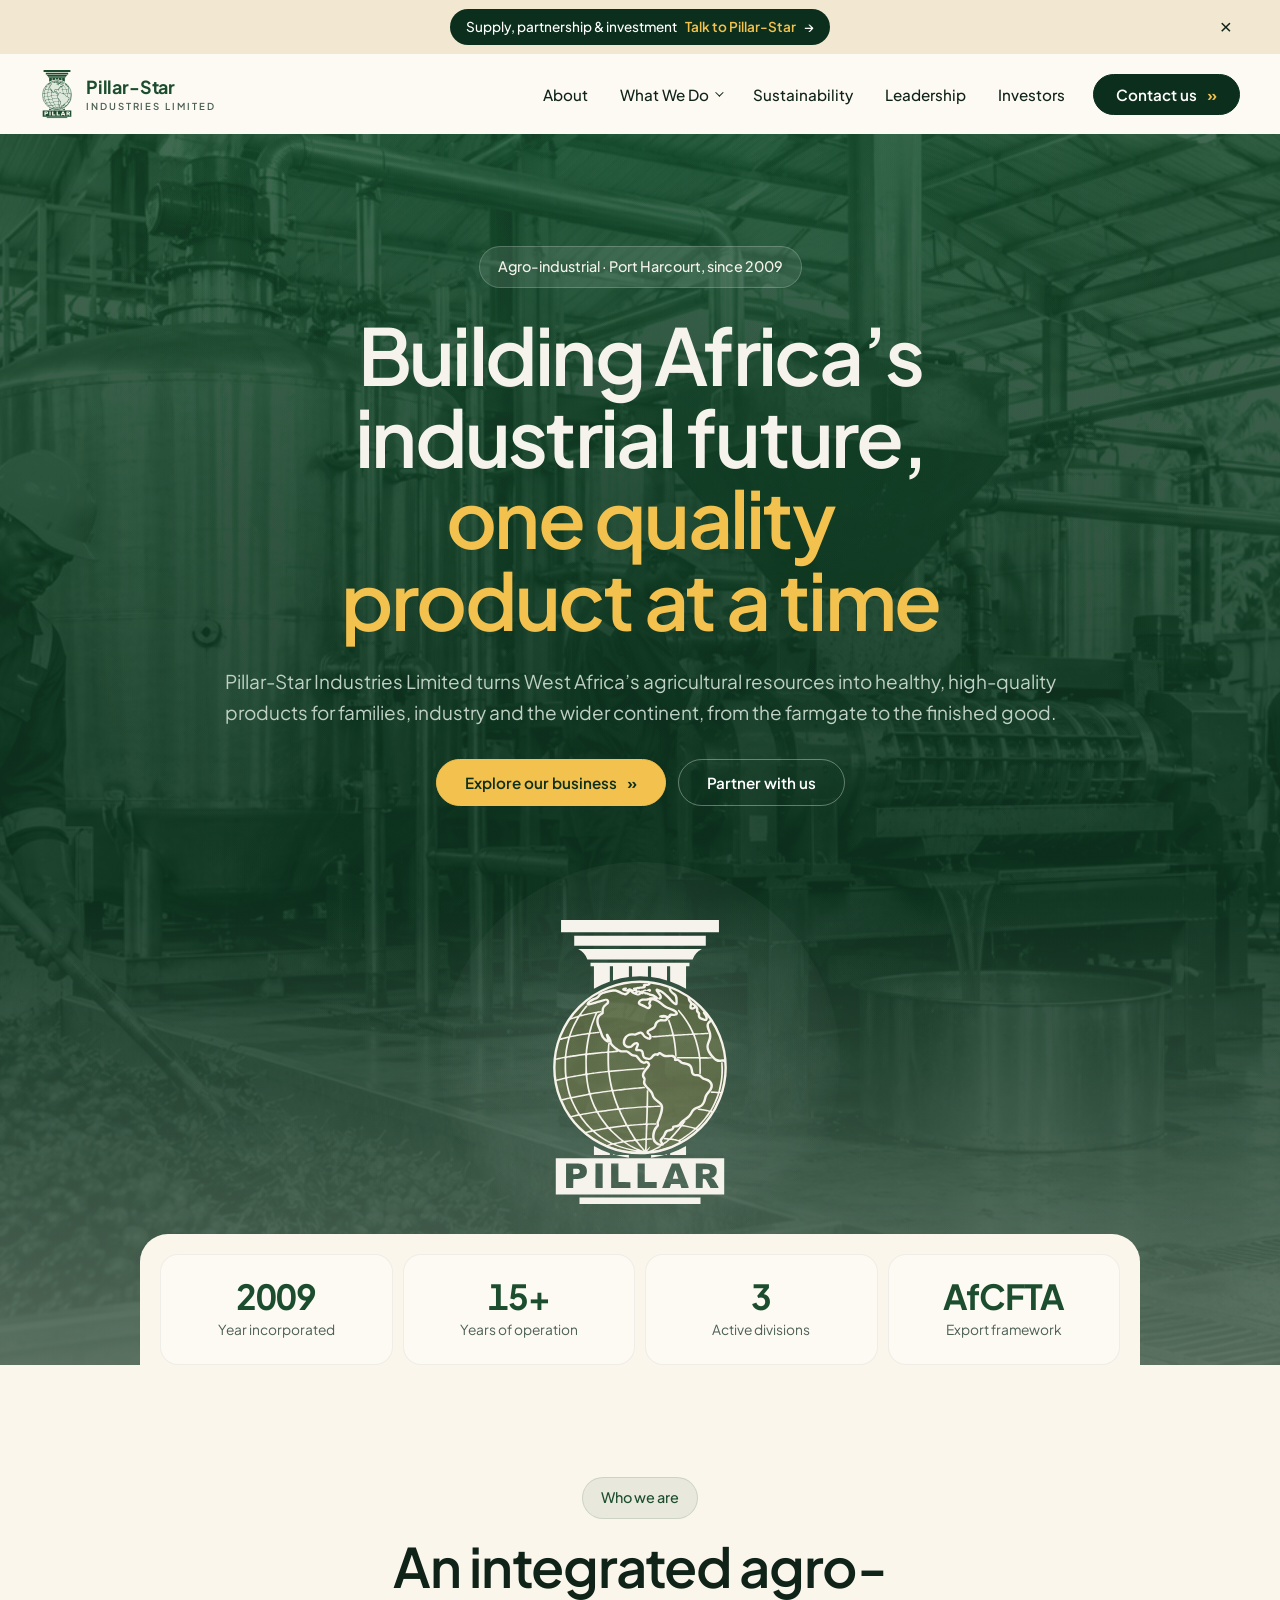
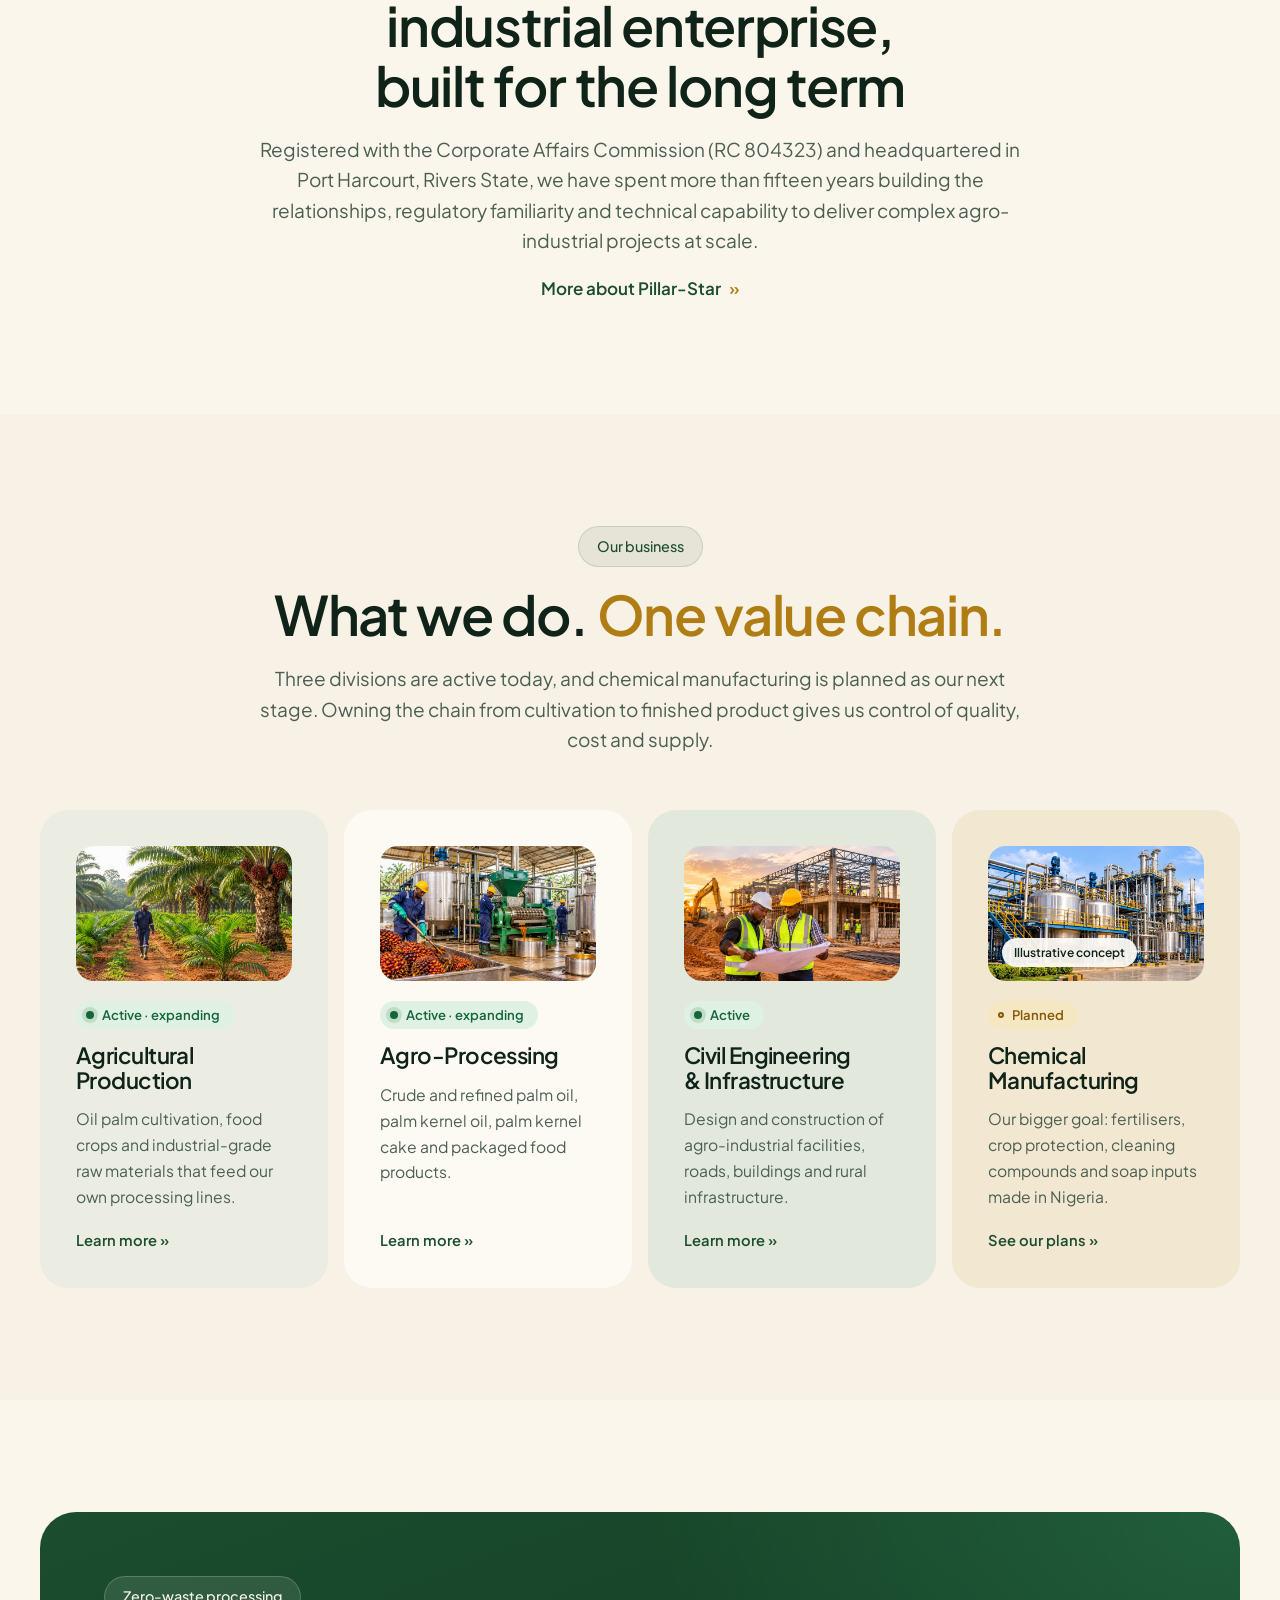
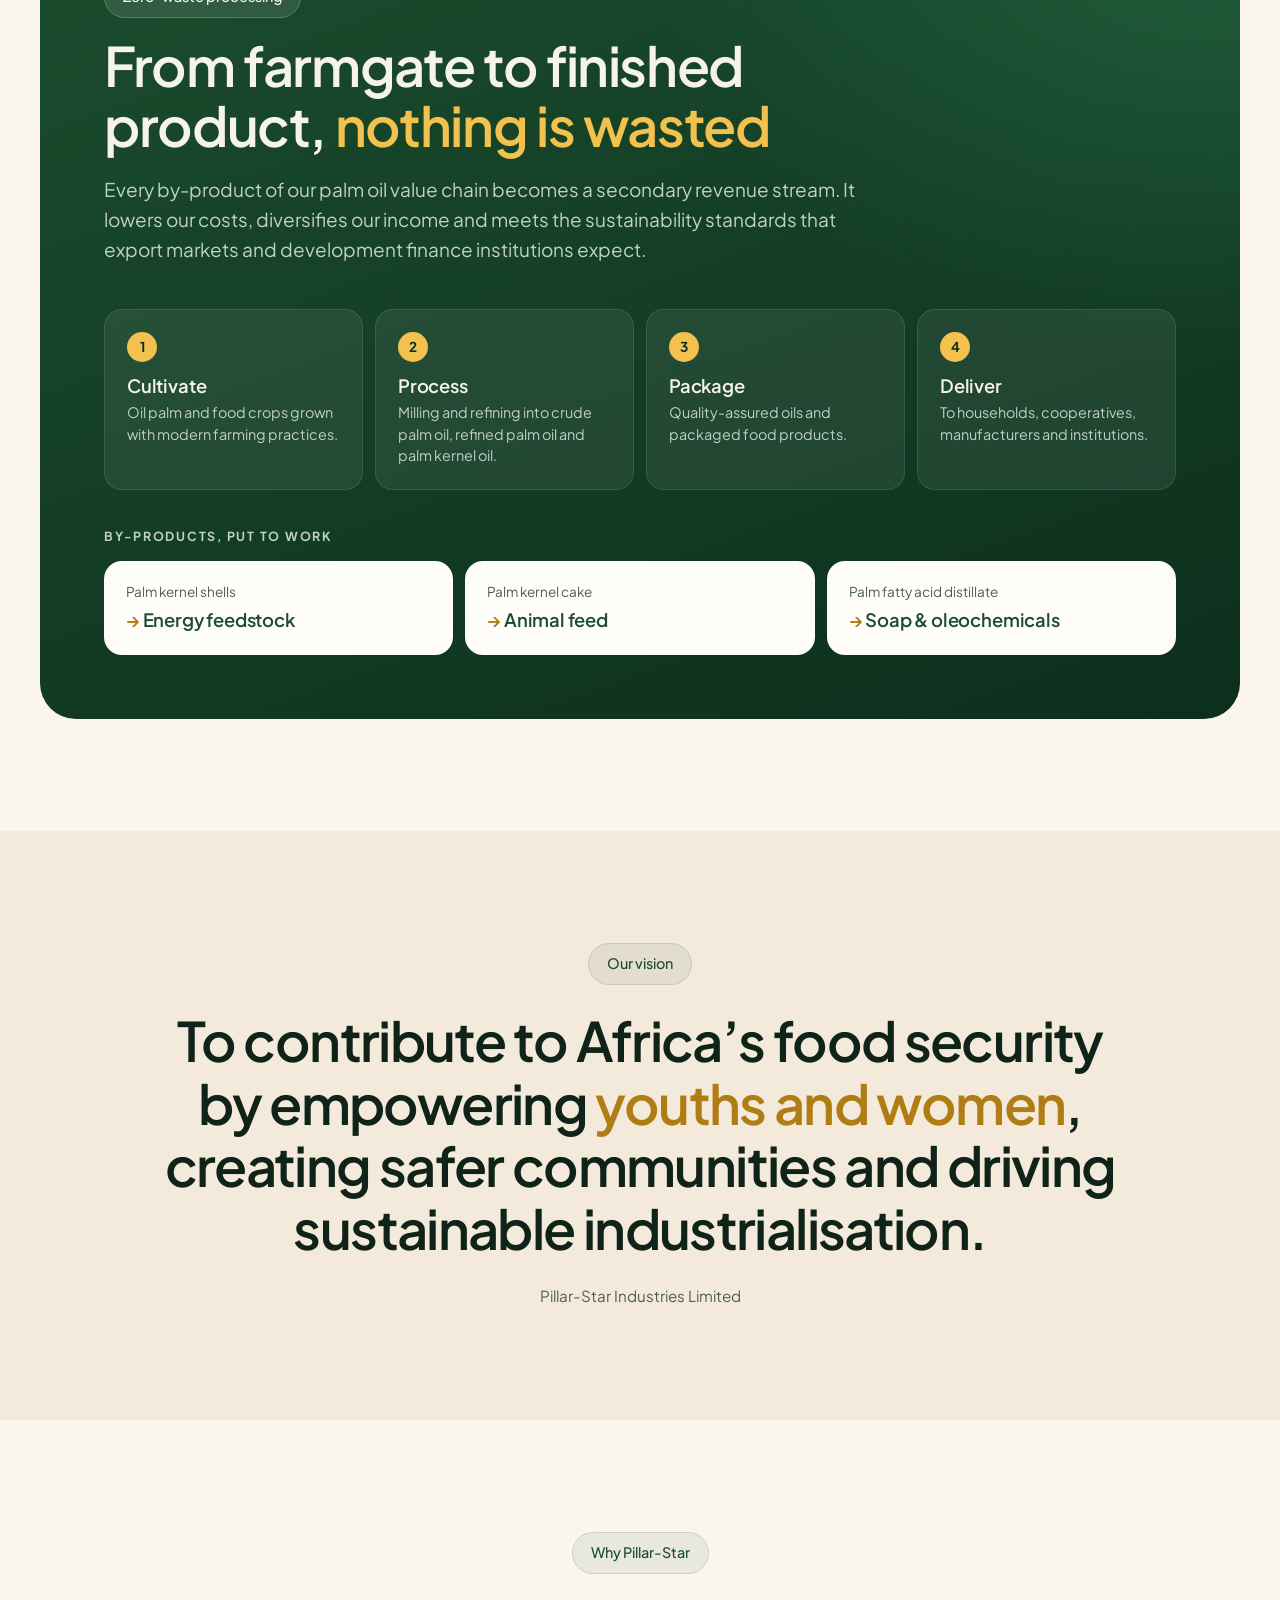
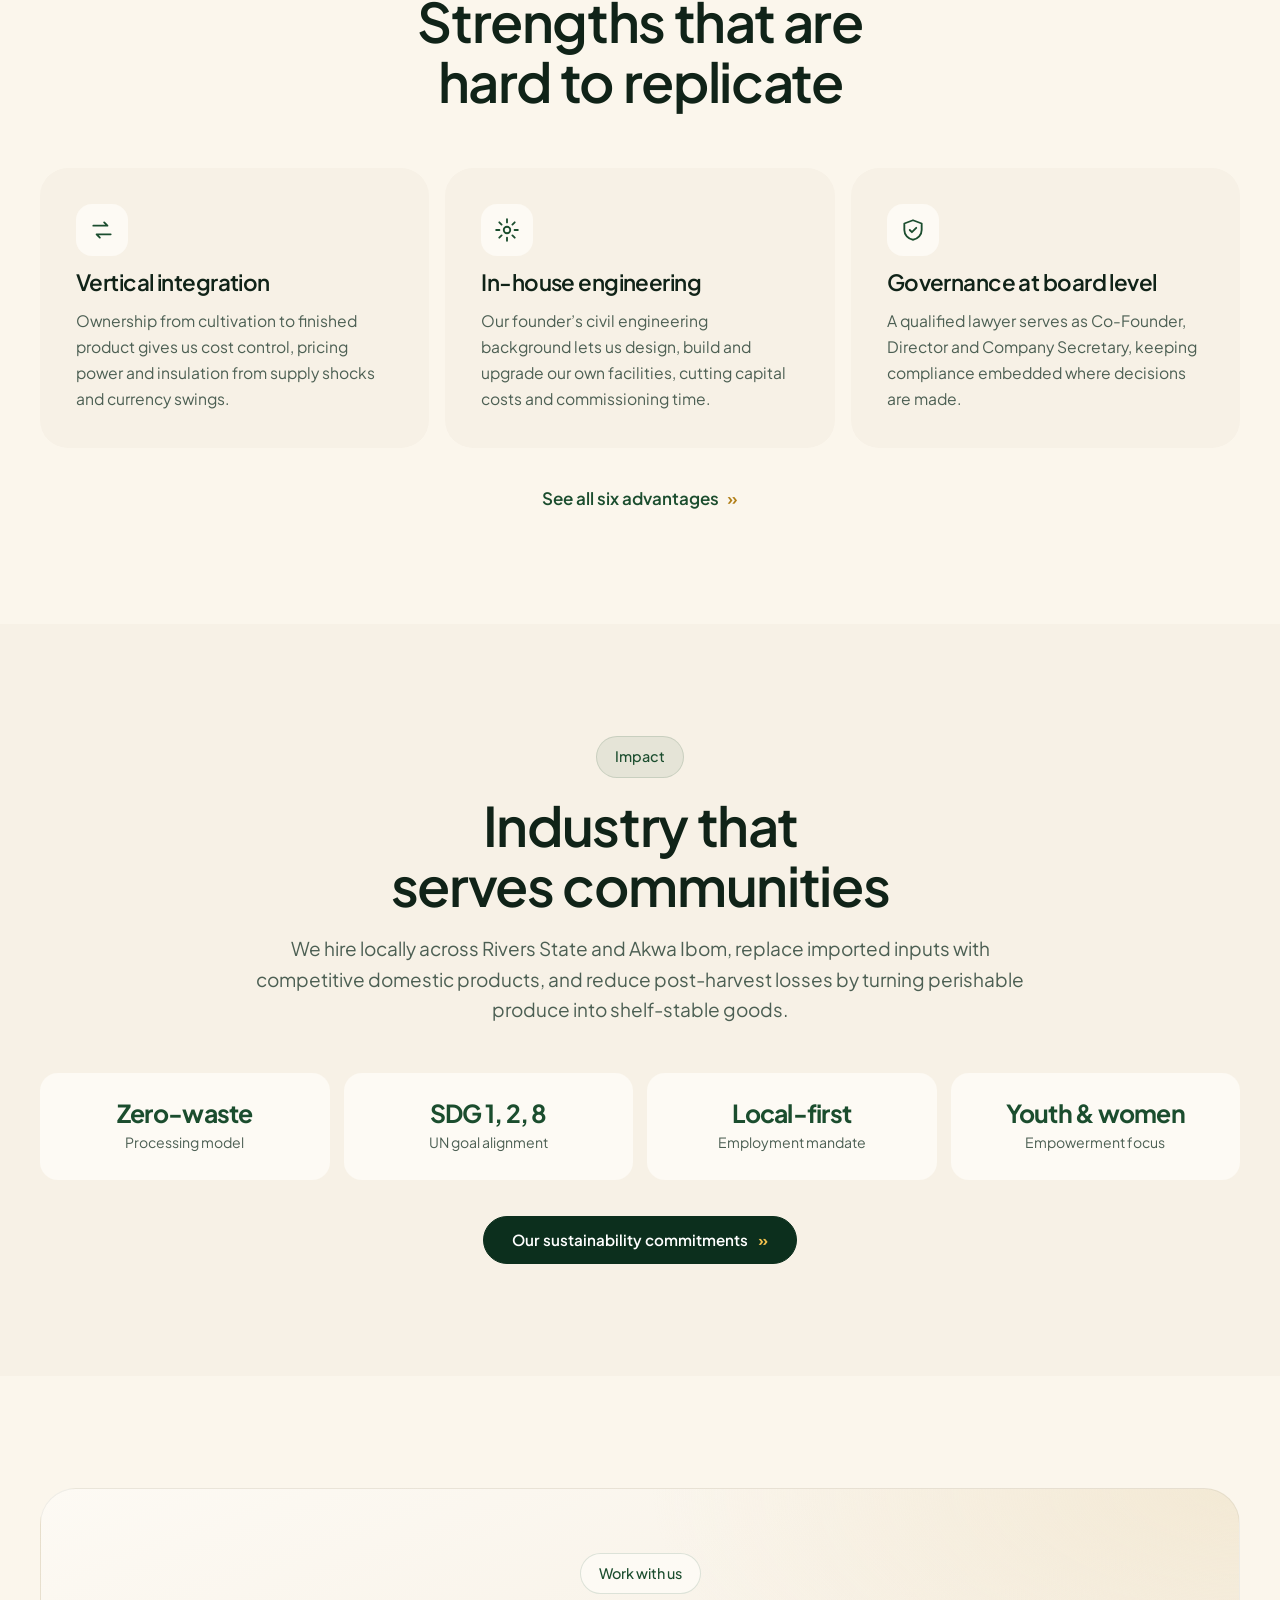
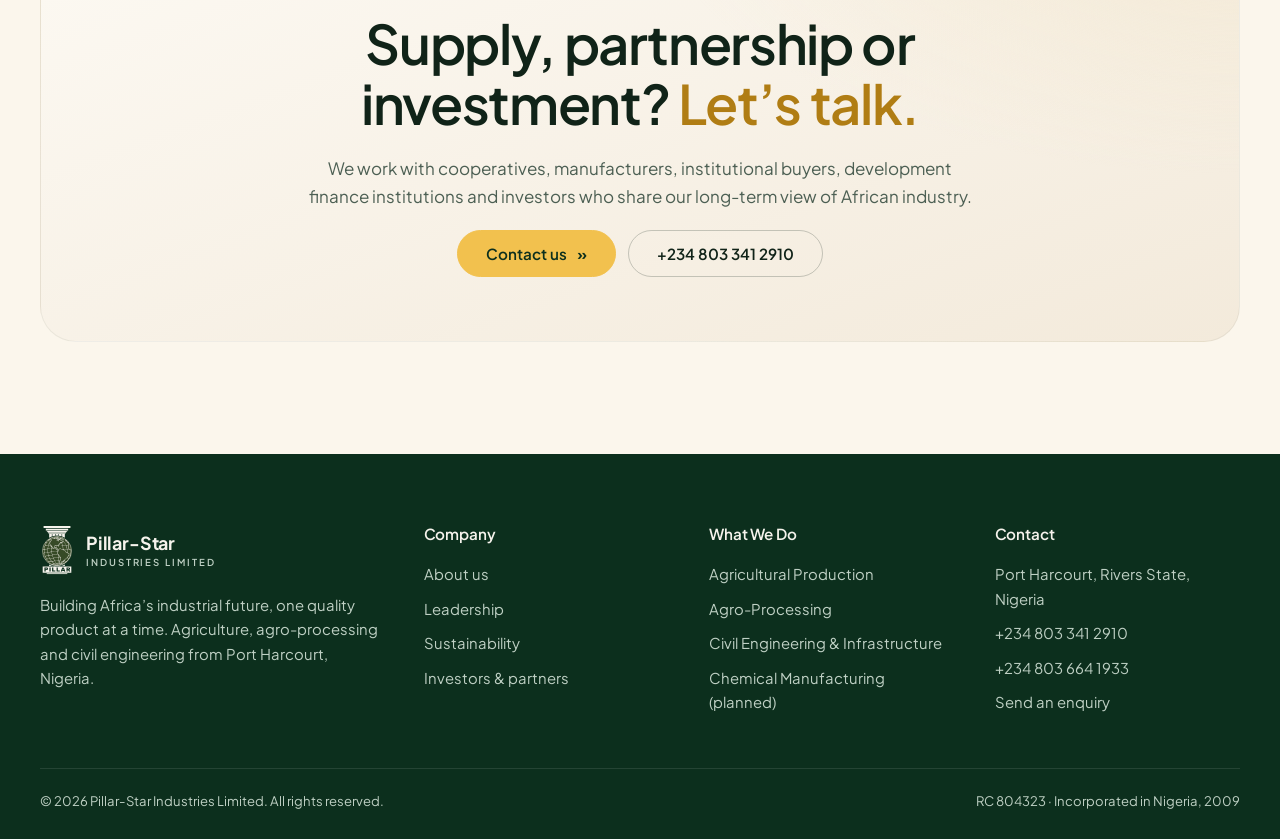
<file: index.html>
<!doctype html>
<html lang="en-NG">
<head>
<meta charset="utf-8">
<meta name="viewport" content="width=device-width, initial-scale=1, viewport-fit=cover">
<meta name="claude:viewport-fit-sides" content="cover">
<title>Pillar-Star Industries</title>
<meta name="description" content="Pillar-Star Industries Limited is a Nigerian agro-industrial enterprise in agriculture, agro-processing, chemical manufacturing and civil engineering infrastructure, headquartered in Port Harcourt since 2009.">
<meta name="theme-color" content="#12361f">
<meta property="og:title" content="Pillar-Star Industries"><meta property="og:description" content="Pillar-Star Industries Limited is a Nigerian agro-industrial enterprise in agriculture, agro-processing, chemical manufacturing and civil engineering infrastructure, headquartered in Port Harcourt since 2009."><meta property="og:type" content="website"><meta property="og:url" content="https://pillarstarindustries.com/"><meta property="og:image" content="https://pillarstarindustries.com/images/og-card.png"><meta name="twitter:card" content="summary_large_image">
<link rel="canonical" href="https://pillarstarindustries.com/">
<link rel="icon" href="favicon.svg" type="image/svg+xml">
<link rel="preconnect" href="https://fonts.googleapis.com"><link rel="preconnect" href="https://fonts.gstatic.com" crossorigin><link rel="stylesheet" href="https://fonts.googleapis.com/css2?family=Plus+Jakarta+Sans:wght@400;500;600;700&display=swap">
<link rel="stylesheet" href="styles.css">
</head>
<body>
<svg width="0" height="0" style="position:absolute" aria-hidden="true"><symbol id="ps-mark" viewBox="0 0 760 1078.8"><path fill="currentColor" d="M80 0H680V46H80ZM130 60H630V98H130ZM145 110H615Q588 124 580 150H180Q172 124 145 110ZM192 162H568V176H192ZM205.0 176H265.4V233.5A346 346 0 0 0 205.0 261.5ZM205.0 858.5A346 346 0 0 0 265.4 886.5V893H205.0ZM277.4 176H337.8V216.6A346 346 0 0 0 277.4 229.6ZM277.4 890.4A346 346 0 0 0 337.8 903.4V893H277.4ZM349.8 176H410.2V215.3A346 346 0 0 0 349.8 215.3ZM422.2 176H482.6V229.6A346 346 0 0 0 422.2 216.6ZM422.2 903.4A346 346 0 0 0 482.6 890.4V893H422.2ZM494.6 176H555.0V261.5A346 346 0 0 0 494.6 233.5ZM494.6 886.5A346 346 0 0 0 555.0 858.5V893H494.6ZM150 1054.8H610V1078.8H150Z"/><path fill="currentColor" fill-rule="evenodd" d="M60.0 905H700.0V1042.8H60.0ZM99.0 971.6L99.0 924.9L122.8 925.0C150.0 925.0 156.0 925.7 164.2 929.7C174.3 934.7 178.3 942.0 178.2 955.3C178.1 967.7 172.9 975.9 162.2 980.7C157.4 982.9 155.0 983.3 142.8 984.0C135.1 984.4 128.3 984.6 127.7 984.5C126.9 984.4 126.6 988.7 126.4 1001.3L126.1 1018.3L112.6 1018.3L99.0 1018.3L99.0 971.6ZM210.9 1017.2C210.7 1016.6 210.6 995.7 210.7 970.7L210.9 925.4L224.5 925.4L238.1 925.4L238.1 971.6L238.1 1017.9L224.7 1018.1C214.5 1018.3 211.2 1018.1 210.9 1017.2ZM270.3 971.6L270.3 924.9L284.1 925.1L298.0 925.4L298.1 960.3L298.2 995.2L320.7 995.7L343.3 996.1L343.5 1007.2L343.8 1018.3L307.1 1018.3L270.3 1018.3L270.3 971.6ZM370.9 971.6L370.9 924.9L384.5 924.9L398.1 924.9L398.1 960.3L398.1 995.7L420.8 995.7L443.5 995.7L443.5 1007.0L443.5 1018.3L407.2 1018.3L370.9 1018.3L370.9 971.6ZM464.3 1018.0C464.3 1017.5 478.2 982.0 487.8 958.0C493.4 944.1 498.6 930.9 499.5 928.8L501.0 924.9L515.4 925.2L529.8 925.4L542.4 956.7C555.0 987.8 565.8 1016.0 565.8 1017.5C565.8 1018.0 559.4 1018.3 551.5 1018.3L537.1 1018.3L534.8 1010.8L532.5 1003.4L515.2 1003.1L498.0 1002.9L495.5 1010.6L492.9 1018.3L478.6 1018.3C470.7 1018.3 464.3 1018.2 464.3 1018.0ZM592.1 971.7L592.1 924.9L611.4 925.0C649.3 925.0 662.1 928.4 668.8 940.5C671.2 944.9 671.4 946.1 671.4 954.0C671.4 964.0 669.9 967.7 663.7 973.4C660.3 976.4 658.1 977.7 652.5 979.7C651.0 980.2 651.3 980.6 654.6 982.2C656.7 983.3 659.6 985.6 661.1 987.4C663.5 990.2 677.6 1013.8 678.9 1017.2C679.3 1018.1 676.1 1018.3 663.6 1018.1L647.9 1017.9L642.7 1008.8C639.8 1003.8 636.0 997.0 634.2 993.7C629.9 985.7 627.8 983.8 622.8 983.6L618.9 983.4L618.4 1000.6L618.0 1017.9L605.0 1018.1L592.1 1018.4L592.1 971.7ZM524.7 979.1C521.1 967.3 515.6 951.2 515.1 951.2C514.8 951.2 512.2 958.4 509.5 967.1L504.4 983.0L515.1 983.0L525.9 983.0L524.7 979.1ZM145.0 964.4C151.8 961.6 153.6 952.9 148.4 947.7C146.2 945.5 145.4 945.3 136.1 945.0L126.2 944.7L126.2 955.2L126.2 965.7L133.9 965.7C138.6 965.7 142.9 965.2 145.0 964.4ZM641.3 963.6C644.6 961.4 646.2 955.8 644.5 952.3C642.5 948.1 638.2 946.7 627.7 946.7L618.4 946.7L618.4 956.3L618.4 965.9L628.6 965.6C636.6 965.3 639.4 964.9 641.3 963.6Z"/><circle cx="380" cy="560" r="330" style="fill:var(--ps-globe, transparent)"/><circle cx="380" cy="560" r="325.5" fill="none" stroke="currentColor" stroke-width="9"/><path fill="currentColor" d="M345.9 882.5C298.4 877.3 250.5 860.9 210.2 835.9C205.1 832.8 200.4 829.6 199.7 828.9C199.0 828.2 199.7 828.4 201.4 829.5C217.0 839.2 248.4 855.0 252.1 855.0C253.9 855.0 268.0 850.4 268.0 849.7C268.0 849.5 264.9 847.7 261.2 845.9C243.7 837.3 224.9 824.8 208.6 811.0L200.5 804.1L187.3 807.1C174.3 810.1 174.2 810.1 172.1 808.4C170.9 807.5 169.9 806.4 169.9 806.1C169.9 805.7 175.4 804.1 182.2 802.5C188.9 800.9 194.4 799.3 194.4 799.0C194.4 798.7 191.6 795.7 188.2 792.4C177.0 781.4 157.8 758.0 149.7 745.6L148.3 743.5L133.1 746.8L118.0 750.1L116.4 748.1C115.5 746.9 114.8 745.8 114.8 745.5C114.8 745.3 121.4 743.6 129.4 741.8C137.4 740.0 144.1 738.4 144.3 738.2C144.4 738.1 142.4 734.2 139.7 729.7C134.4 720.9 119.5 690.9 117.0 684.1C116.2 681.8 115.2 679.7 114.8 679.5C114.4 679.3 107.1 680.8 98.5 683.0C84.0 686.6 82.7 686.8 81.7 685.4C79.2 682.0 79.1 682.1 103.4 675.8C108.5 674.6 112.7 673.4 112.8 673.4C112.9 673.3 112.2 671.3 111.3 668.9C107.2 658.0 100.1 628.7 97.7 612.6C97.0 608.1 96.3 604.3 96.2 604.1C96.0 604.0 88.6 605.6 79.7 607.7C60.6 612.3 60.8 612.3 60.3 609.4C59.7 606.6 59.7 606.6 79.2 601.9C87.4 599.9 94.5 598.0 94.8 597.7C95.1 597.4 94.8 591.5 94.1 584.5C93.3 576.0 92.9 564.1 93.1 548.6L93.3 525.4L91.1 525.7C88.0 526.1 60.7 532.0 59.2 532.5C58.2 532.9 57.9 532.4 57.9 530.0L57.9 526.9L64.2 525.5C67.7 524.7 75.8 523.0 82.2 521.7C93.8 519.3 93.8 519.3 94.2 516.7C94.4 515.2 95.2 508.7 96.0 502.2C97.5 490.0 102.3 465.1 105.1 454.7L106.8 448.8L105.0 448.8C103.0 448.8 83.2 454.1 77.1 456.3C73.8 457.4 73.5 457.4 74.0 456.2C74.3 455.4 74.8 453.9 75.0 452.7C75.6 450.4 76.7 450.0 96.8 444.8L109.1 441.7L112.1 432.8C117.4 416.8 126.0 397.7 135.2 381.4C138.3 375.9 140.5 371.2 140.2 371.1C139.8 371.0 133.4 372.8 126.1 375.3C118.8 377.7 112.6 379.6 112.5 379.4C112.3 379.2 113.3 377.5 114.6 375.7C117.2 372.2 121.3 370.5 141.9 364.4C146.5 363.0 146.9 362.7 151.5 355.5C159.2 343.6 174.2 324.5 175.9 324.6C176.2 324.6 177.4 325.3 178.6 326.2L180.6 327.8L176.7 332.2C168.7 341.2 156.3 358.4 157.1 359.3C157.4 359.6 165.8 358.0 175.8 355.8C192.9 352.0 223.1 346.1 229.0 345.4C231.4 345.1 231.7 345.4 231.9 347.9C232.2 350.6 232.1 350.7 228.0 351.2C220.9 352.2 219.1 352.6 218.3 353.7C215.1 357.9 201.9 392.6 196.6 410.9C194.4 418.5 192.4 425.5 192.1 426.4C191.6 427.9 191.9 428.0 195.4 427.5C202.7 426.3 219.4 424.3 222.1 424.3C224.4 424.3 224.9 424.7 225.3 426.7C225.6 428.1 225.7 429.2 225.6 429.3C225.6 429.4 218.2 430.3 209.3 431.3C200.4 432.3 192.5 433.3 191.7 433.6C190.7 433.9 189.6 437.6 187.6 448.2C183.6 468.6 178.7 505.2 179.7 506.2C179.9 506.4 189.1 505.6 200.2 504.4C211.2 503.3 227.5 501.7 236.4 500.9C245.4 500.2 253.5 499.4 254.5 499.2C256.2 498.8 256.4 497.8 257.5 483.2C258.4 472.1 259.1 467.6 259.9 467.5C260.5 467.5 261.5 467.4 262.3 467.3C263.0 467.3 263.6 466.4 263.6 465.2C263.5 463.5 263.4 463.4 262.6 464.8C260.9 467.8 255.6 466.8 250.4 462.6C247.9 460.6 245.1 458.4 244.2 457.7C243.3 457.1 240.4 453.8 237.7 450.5C233.3 445.2 232.3 443.0 228.2 431.1C225.6 423.8 222.1 414.7 220.4 411.0C209.6 387.5 211.7 367.0 226.0 356.5C228.8 354.4 231.7 352.5 232.3 352.3C233.0 352.1 233.4 349.6 233.5 344.9C233.7 334.1 238.6 324.7 246.9 319.1C253.7 314.5 255.7 310.5 252.6 307.9C251.5 306.9 250.0 307.0 244.5 308.3C237.9 309.9 213.2 317.3 208.0 319.3C202.3 321.5 186.3 325.4 183.2 325.4C179.0 325.4 176.9 323.3 176.9 319.1C176.9 311.8 190.2 300.9 205.7 295.5C213.8 292.7 217.6 290.0 220.5 284.9C225.5 276.1 232.0 273.0 259.2 266.6C281.6 261.4 290.7 262.1 304.5 270.1C307.8 272.0 311.8 273.8 313.5 274.2C315.2 274.6 317.6 275.4 318.9 276.1C322.6 277.9 325.9 277.5 329.2 274.8L332.2 272.3L327.3 271.8C321.4 271.2 313.7 268.0 312.5 265.7C310.0 261.1 315.8 256.3 324.0 256.3C331.2 256.2 333.6 260.7 327.5 262.9C325.3 263.7 325.0 264.0 326.3 264.1C328.8 264.2 333.7 262.4 335.6 260.8C338.1 258.6 344.4 259.1 348.3 261.8C350.1 263.1 352.6 264.1 353.7 264.1C355.7 264.1 355.7 264.1 354.3 262.5C350.8 258.6 354.6 256.3 365.4 255.6C369.8 255.4 374.5 254.6 375.8 254.0C377.1 253.3 380.8 252.8 384.1 252.7C390.8 252.7 393.4 251.8 391.6 250.0C387.9 246.3 392.2 242.7 400.8 242.5C404.5 242.4 408.5 242.1 409.7 241.8C411.9 241.3 411.9 241.2 410.3 240.0C407.7 238.1 409.0 237.7 415.3 238.4C420.9 239.0 421.1 239.1 421.1 241.4C421.1 246.2 413.1 251.0 405.2 251.0C402.6 251.0 402.1 251.3 402.5 252.6C403.6 257.1 394.4 261.9 386.3 261.0C383.5 260.6 381.4 260.9 379.6 261.9C378.1 262.6 374.8 263.3 372.2 263.3C368.3 263.3 367.7 263.5 368.5 264.5C369.1 265.1 369.3 266.3 369.0 267.0C368.6 268.2 369.2 268.3 373.2 267.9C376.6 267.6 378.7 267.8 380.6 268.8C383.0 270.1 383.4 270.1 384.4 268.9C385.1 268.0 386.7 267.6 388.7 267.8C391.1 268.0 392.2 267.6 393.4 266.1C395.3 263.7 401.9 263.3 403.6 265.4C404.6 266.6 405.2 266.4 408.3 264.1C413.7 260.2 419.3 260.6 421.6 265.1C423.3 268.4 422.1 271.5 418.6 272.7C415.3 273.9 413.5 273.3 412.8 271.1C412.5 270.1 411.8 269.7 411.0 270.0C410.3 270.2 408.6 270.0 407.2 269.6C405.5 268.9 404.4 269.0 403.7 269.6C403.2 270.2 400.9 270.9 398.6 271.1L394.4 271.7L399.4 273.1C402.1 274.0 405.2 274.6 406.2 274.6C407.1 274.6 410.8 275.8 414.3 277.2C417.8 278.5 422.3 280.0 424.3 280.3C431.7 281.5 447.8 291.4 448.8 295.3C449.3 297.1 449.3 297.0 451.9 294.7L454.5 292.2L452.8 288.9C451.8 287.1 449.4 283.4 447.5 280.8C437.9 267.8 436.9 265.2 440.7 261.7C443.7 258.8 446.3 259.3 455.8 264.3C472.4 272.9 478.7 278.1 502.0 302.5C506.3 306.9 511.0 311.4 512.4 312.4L515.0 314.3L514.4 304.7C513.4 291.0 511.9 288.1 502.4 281.6C493.9 275.8 489.5 269.0 488.8 260.5C488.5 257.7 488.5 255.4 488.7 255.4C488.9 255.4 490.9 256.0 493.0 256.7C496.6 257.9 497.0 258.4 498.0 262.1C499.2 266.6 503.9 271.7 511.8 277.3C517.1 281.1 521.3 287.2 522.6 293.1C523.9 298.9 523.8 317.7 522.6 320.5C521.3 323.2 517.5 324.9 514.1 324.1C510.5 323.4 496.1 311.2 490.6 304.3C481.2 292.6 458.9 273.8 454.5 273.8C453.9 273.8 455.0 275.8 456.9 278.4C463.9 287.7 465.2 293.8 461.5 299.0C458.8 302.8 453.4 304.4 450.9 302.2C449.9 301.3 449.2 300.0 449.2 299.3C449.2 298.3 448.7 298.4 447.3 299.9C446.3 301.0 445.6 302.0 445.8 302.1C445.9 302.1 448.3 303.3 450.9 304.6C453.5 305.9 459.4 310.2 464.0 314.1C476.6 325.0 481.5 327.9 494.4 332.4C513.1 339.0 524.4 347.2 524.4 354.0C524.4 358.6 522.8 360.7 517.3 363.0C513.5 364.7 511.6 364.9 506.6 364.6C498.9 364.0 497.5 364.4 496.9 367.5C496.2 370.4 494.8 371.7 491.4 372.6C490.0 373.0 489.1 373.8 489.2 374.6C489.5 376.2 483.2 382.7 479.6 384.6C477.7 385.6 475.2 385.9 472.0 385.8C461.4 385.2 456.5 385.5 454.0 386.9C449.5 389.2 444.8 394.6 443.9 398.4C442.2 404.8 440.2 408.5 436.3 412.1C432.8 415.4 421.3 421.7 418.9 421.7C418.3 421.7 416.8 422.7 415.5 423.9L413.1 426.2L418.3 431.7C422.8 436.3 423.7 437.8 424.2 441.3C425.1 447.2 423.5 452.0 420.0 454.1C416.0 456.5 413.9 456.3 405.0 452.3C395.8 448.3 394.2 446.8 389.1 439.1C387.1 435.9 384.6 433.0 383.6 432.7C382.4 432.3 379.0 433.3 374.1 435.3C362.4 440.2 361.3 440.4 353.8 439.2C341.9 437.4 334.4 440.5 328.4 449.8C322.3 459.2 321.8 467.9 327.2 473.7C330.1 476.8 332.7 477.7 338.9 477.7L344.2 477.7L349.4 472.4C357.3 464.4 365.6 461.7 372.0 465.0C377.3 467.7 377.7 473.1 373.5 482.7L370.5 489.5L377.2 490.0C388.4 490.8 393.4 495.0 395.0 505.0C397.5 520.5 397.8 520.7 413.3 522.9L417.2 523.4L423.2 516.7C430.4 508.7 434.1 506.6 441.1 506.6C444.7 506.6 446.5 506.2 446.8 505.4C447.0 504.8 448.7 503.6 450.5 502.7C454.9 500.6 458.4 501.5 465.0 506.3C473.4 512.5 475.4 512.9 490.9 512.2C504.2 511.6 504.3 511.6 509.0 514.0C514.4 516.6 518.1 520.5 518.9 524.2C519.3 526.3 519.8 526.7 521.9 526.7C526.1 526.7 530.6 529.1 535.9 534.2C538.7 536.8 541.1 539.0 541.3 539.0C541.4 539.0 545.8 539.8 551.0 540.7C572.4 544.7 579.1 551.3 581.7 571.0C582.5 576.9 583.4 580.8 584.4 581.9C586.1 583.8 592.0 585.4 597.3 585.4C604.0 585.4 609.3 587.6 616.2 593.3C624.1 599.7 624.2 599.7 631.2 601.6C638.5 603.5 642.7 605.7 647.6 610.1C661.4 622.9 660.2 638.5 644.0 657.2C636.2 666.3 634.7 669.1 631.7 680.4C626.4 700.9 618.3 710.8 602.7 716.1C589.1 720.7 585.3 723.8 579.8 734.5C574.7 744.4 568.0 751.7 557.3 758.9C547.8 765.2 547.9 765.1 551.0 764.3C554.0 763.6 554.1 763.1 547.9 772.4L543.7 778.7L546.1 779.2C547.4 779.5 553.3 780.5 559.2 781.5C569.7 783.2 583.7 786.5 588.8 788.5C591.4 789.5 591.5 789.4 603.2 777.4C609.7 770.7 618.0 761.5 621.7 756.9C628.7 748.3 641.7 730.1 641.7 728.9C641.7 727.8 621.3 724.0 602.1 721.5C599.8 721.2 598.0 720.6 598.0 720.2C598.0 719.9 599.8 718.8 602.1 717.8L606.3 716.1L618.1 718.1C624.6 719.1 633.5 720.8 637.8 721.8C642.1 722.7 645.7 723.5 645.8 723.4C652.5 715.7 676.9 660.6 674.6 658.3C674.3 658.0 668.4 657.5 661.5 657.2C654.5 656.9 648.6 656.4 648.3 656.1C648.0 655.8 648.4 654.5 649.3 653.2L650.8 650.8L664.0 651.5L677.3 652.1L680.5 638.2C687.4 609.2 689.5 589.3 688.7 560.3L688.2 540.9L691.0 540.5C692.5 540.3 693.9 540.2 694.1 540.3C694.2 540.4 694.7 547.7 695.2 556.5C696.6 583.0 694.2 608.4 687.6 637.0C685.9 644.4 684.3 650.9 684.0 651.5C683.8 652.2 685.0 652.8 687.1 653.1C690.6 653.7 690.6 653.7 689.7 656.4C688.8 658.9 688.5 659.1 685.5 658.6L682.2 658.1L679.4 666.6C673.8 683.2 664.3 703.9 654.5 721.2L652.2 725.2L654.8 726.3C657.9 727.6 658.0 727.9 656.2 730.4C655.0 732.0 654.4 732.2 652.0 731.5C650.5 731.1 649.1 730.7 649.0 730.7C648.9 730.7 645.9 734.7 642.4 739.7C632.2 754.1 620.8 767.9 608.9 780.4C602.7 786.8 597.9 792.1 598.1 792.3C598.2 792.4 599.7 793.1 601.2 793.8L604.1 795.2L601.5 797.0C599.1 798.8 598.8 798.9 595.8 797.6C592.1 796.1 592.9 795.7 584.4 803.0C574.6 811.4 557.1 824.1 545.8 830.9C531.8 839.4 532.4 838.8 535.8 840.6C538.0 841.7 539.1 841.8 540.7 841.1C541.9 840.6 542.8 840.3 542.8 840.5C542.8 841.4 520.0 852.9 508.1 858.0C477.9 870.9 446.2 879.1 413.8 882.5C398.0 884.2 361.3 884.2 345.9 882.5ZM364.0 879.9C363.8 879.6 358.9 878.4 353.2 877.2C329.1 872.3 306.8 865.8 287.3 857.9L277.3 853.9L268.7 855.9C264.0 857.0 260.1 858.2 260.1 858.6C260.1 860.0 291.3 869.5 308.7 873.2C328.8 877.6 366.2 882.1 364.0 879.9ZM426.3 872.7C433.7 869.5 442.9 865.1 446.7 862.9C452.4 859.6 454.3 859.0 457.1 859.2C459.0 859.4 460.5 859.9 460.5 860.2C460.5 861.3 453.1 865.8 441.7 871.5C435.9 874.5 431.9 876.8 432.7 876.9C435.1 876.9 459.4 871.9 468.8 869.4C480.3 866.4 501.9 859.1 511.3 855.0C526.9 848.3 532.3 845.8 532.3 845.2C532.3 843.6 518.6 839.0 507.8 837.2C492.8 834.6 494.7 834.2 486.5 841.3C482.6 844.7 477.3 848.9 474.8 850.6C472.3 852.3 470.2 854.1 470.2 854.6C470.2 855.2 469.4 856.3 468.4 857.2C465.8 859.5 453.1 858.6 446.3 855.6C440.6 853.0 433.3 846.6 430.3 841.4C421.7 826.8 426.2 797.8 439.2 783.9L443.1 779.7L442.5 774.2C442.0 769.2 442.2 768.1 444.8 762.6C452.2 746.8 458.8 723.7 458.8 713.4C458.8 704.4 455.7 700.1 442.1 690.2C430.0 681.4 427.6 677.8 421.5 660.2C420.3 656.7 418.2 654.1 410.6 646.7C392.6 629.0 388.9 621.9 391.9 610.3L393.2 604.8L390.1 600.2C383.2 590.2 387.4 577.0 402.7 560.6C410.6 552.1 411.4 549.6 407.5 546.0C405.5 544.0 405.1 544.0 402.5 545.1C391.4 549.7 382.2 544.8 369.0 527.2L363.7 520.2L357.7 519.5C349.6 518.6 343.6 515.7 336.8 509.3C333.6 506.4 330.3 503.9 329.5 503.8C328.6 503.8 323.0 503.7 317.0 503.6C306.5 503.5 305.8 503.4 300.0 500.7C295.1 498.3 294.2 498.1 295.5 499.6C296.4 500.6 297.0 501.4 296.8 501.4C296.6 501.5 288.9 502.2 279.8 503.0L263.1 504.4L262.9 525.0C262.7 541.9 263.8 571.0 264.7 571.9C264.8 572.0 270.2 571.6 276.7 570.9C299.2 568.6 366.7 563.2 386.3 562.1C396.8 561.5 397.5 561.6 397.5 563.1C397.5 566.7 395.0 567.9 387.5 567.9C375.3 567.9 327.0 571.8 271.2 577.2C268.0 577.5 265.3 578.1 265.3 578.5C265.3 581.4 269.4 607.4 271.5 618.2C275.6 638.5 277.5 644.9 279.6 644.9C280.6 644.9 289.6 643.9 299.5 642.7C314.9 640.9 391.7 633.5 395.8 633.5C396.5 633.5 397.7 634.7 398.6 636.2C399.4 637.6 399.9 638.8 399.6 638.8C391.5 638.8 297.0 648.4 282.7 650.6L279.5 651.2L281.6 658.8C284.4 669.2 291.8 690.2 297.2 703.5L301.7 714.5L306.5 714.4C309.1 714.3 320.1 713.4 331.0 712.4C348.6 710.8 369.6 709.2 395.4 707.5L404.2 706.9L404.8 688.4C405.1 678.3 405.4 664.4 405.4 657.5C405.4 650.6 405.7 644.9 406.1 644.9C406.5 644.9 407.9 646.1 409.2 647.4L411.7 650.0L411.4 672.6C411.3 685.1 411.2 697.8 411.1 700.9L411.1 706.6L421.5 706.3C427.2 706.1 437.1 705.7 443.4 705.4C455.5 704.7 457.0 705.1 457.0 708.4C457.0 710.3 456.8 710.3 442.8 710.9C435.0 711.2 424.6 711.7 419.7 712.0L410.9 712.5L410.3 731.0C410.0 741.2 409.5 754.8 409.2 761.2L408.6 772.8L424.7 772.6L440.8 772.3L441.1 775.1L441.4 778.0L427.9 778.0C408.0 778.0 409.2 777.4 408.6 786.6C408.3 790.7 407.8 802.2 407.5 812.0L406.9 829.9L415.3 829.4C420.0 829.2 423.9 829.2 424.1 829.5C424.3 829.8 424.6 831.1 424.9 832.3L425.5 834.6L415.9 835.3L406.3 835.9L406.3 844.8C406.3 849.7 406.0 858.2 405.8 863.7L405.3 873.8L411.7 867.0C415.2 863.3 418.3 860.2 418.6 860.2C420.4 860.3 417.5 866.0 412.7 871.8C409.6 875.5 407.1 878.8 407.1 879.1C407.1 880.3 413.4 878.2 426.3 872.7ZM391.3 874.5C390.1 873.1 386.8 869.5 384.1 866.5C381.3 863.4 375.3 856.1 370.7 850.2C365.0 842.9 361.9 839.5 360.9 839.7C360.1 839.9 352.2 840.9 343.5 841.9C334.7 843.0 327.5 844.1 327.5 844.4C327.5 845.6 345.6 856.5 357.7 862.5C367.7 867.5 389.9 876.5 393.1 876.8C393.3 876.9 392.5 875.8 391.3 874.5ZM367.5 873.7C367.2 873.4 364.1 871.9 360.6 870.4C351.5 866.4 337.3 858.4 326.8 851.4L317.9 845.4L303.6 848.1C295.8 849.5 289.1 851.1 288.7 851.5C287.9 852.2 296.7 855.8 309.9 860.2C327.5 866.1 369.8 876.0 367.5 873.7ZM399.6 861.4C400.6 840.4 400.4 835.5 398.6 836.0C397.8 836.3 391.1 837.0 383.7 837.5C376.4 838.1 370.4 838.9 370.4 839.1C370.4 840.0 381.4 853.9 388.6 862.3C392.3 866.6 395.9 870.8 396.6 871.7C397.4 872.6 398.2 873.3 398.5 873.3C398.8 873.4 399.2 868.0 399.6 861.4ZM456.6 845.3C451.9 838.4 452.6 835.8 461.7 824.9C465.7 820.1 468.2 816.1 469.8 811.8C474.2 800.4 478.0 797.1 488.9 795.0C498.9 793.1 501.7 791.3 501.7 786.6C501.7 783.0 505.3 780.8 512.3 780.2C521.7 779.2 525.5 777.3 529.2 771.5C533.6 764.7 536.7 761.8 547.2 754.8C560.9 745.6 566.6 739.9 571.5 730.4C577.8 718.0 584.2 712.9 598.9 707.9C606.5 705.4 609.7 703.2 613.9 698.0C618.3 692.4 620.1 688.4 623.3 676.3C626.2 665.4 628.1 661.7 635.1 653.7C649.0 637.7 651.2 627.8 642.9 618.6C638.7 614.0 635.1 611.9 627.7 609.8C619.6 607.6 617.3 606.3 611.5 601.2C605.1 595.4 604.2 595.0 594.9 594.1C578.6 592.6 574.2 588.2 572.5 572.0C570.9 556.9 566.6 552.7 549.3 549.6C536.9 547.4 536.0 547.0 529.2 540.7L523.5 535.4L518.3 536.0C514.2 536.5 512.6 536.3 510.9 535.1C508.5 533.6 507.9 529.7 509.7 527.8C511.2 526.3 506.2 521.8 502.0 521.0C500.1 520.6 494.7 520.7 489.9 521.3C476.2 522.7 469.3 521.0 459.7 513.7L454.8 510.0L452.6 512.6C449.5 516.3 446.7 517.2 443.1 515.7C439.3 514.1 435.3 515.9 431.4 520.9C423.3 531.1 419.4 533.3 412.3 531.9C410.2 531.5 406.9 531.2 404.9 531.2C402.5 531.1 399.8 530.2 396.6 528.3C390.6 524.6 387.4 518.8 386.2 509.2C385.0 500.0 383.5 498.7 373.1 498.7C366.6 498.7 365.0 498.4 363.0 496.9C359.9 494.4 360.1 491.8 364.2 481.6C366.1 476.9 367.5 472.7 367.2 472.4C366.2 470.7 360.8 473.8 355.9 478.9C349.9 485.2 345.5 487.0 336.7 486.8C327.5 486.7 318.6 480.8 315.6 472.8C313.3 466.9 314.1 456.8 317.4 450.1C324.6 435.3 338.8 427.8 354.4 430.4L360.3 431.4L369.1 427.7C384.4 421.2 389.5 422.3 396.4 433.6C399.7 439.1 400.8 440.0 406.9 443.3C410.6 445.3 413.9 446.8 414.3 446.5C414.7 446.3 415.0 444.9 415.0 443.4C415.0 441.2 414.0 439.8 410.2 436.2C403.9 430.4 402.9 427.2 405.6 421.7C407.4 418.0 408.3 417.4 418.4 412.5C430.0 406.8 433.0 404.2 433.9 398.9C436.6 384.5 452.6 374.1 467.6 376.9C472.6 377.8 473.3 377.7 476.0 376.1C477.6 375.1 478.9 374.0 478.9 373.7C478.9 372.7 475.4 370.8 474.5 371.4C474.0 371.7 469.6 371.9 464.7 371.9C456.5 371.8 455.6 371.7 453.7 369.7C446.2 362.3 471.7 356.1 481.4 363.0C485.2 365.7 487.6 365.4 488.2 362.1C489.2 357.2 496.1 354.6 504.5 356.1C508.6 356.8 510.0 356.7 512.2 355.6C514.8 354.2 514.9 354.1 513.5 352.5C510.0 348.7 500.5 343.6 491.7 340.7C477.6 336.1 471.1 332.3 458.3 321.1C450.0 313.8 442.3 309.1 436.0 307.6C426.6 305.3 422.9 305.8 422.9 309.4C422.9 310.6 422.1 312.7 421.1 314.1L419.4 316.5L421.6 319.8C424.3 323.9 424.3 325.7 421.5 331.9C417.1 341.6 413.3 341.8 397.7 333.4C391.6 330.1 384.7 326.9 382.3 326.3C377.5 325.0 372.5 320.8 371.6 317.2C370.1 311.2 375.2 303.4 382.8 299.9C386.9 298.1 388.7 297.8 398.4 297.8C407.9 297.8 409.7 297.6 412.0 296.1C414.0 294.7 416.5 294.3 424.2 293.9C433.7 293.5 433.8 293.4 431.2 292.1C429.8 291.3 424.8 289.7 420.3 288.6C415.7 287.5 410.6 285.9 408.9 285.0C407.2 284.1 404.6 283.4 403.0 283.4C398.8 283.4 395.8 281.7 395.8 279.3C395.8 278.2 395.3 277.3 394.8 277.3C394.3 277.3 394.0 277.8 394.3 278.6C395.4 281.4 390.2 283.7 387.0 281.7C386.2 281.1 385.3 281.2 384.4 282.0C380.6 285.2 375.9 287.1 372.1 287.1C364.5 286.9 346.5 278.3 344.1 273.7C343.2 272.0 342.9 272.2 339.9 276.6C336.2 281.8 328.7 286.9 324.6 286.9C323.2 286.9 319.1 285.7 315.5 284.3C311.9 282.8 308.1 281.6 307.1 281.6C306.1 281.6 303.1 280.1 300.4 278.2C289.7 270.8 281.4 270.3 258.3 276.0C234.6 281.8 234.3 282.0 225.8 293.2C222.8 297.1 216.3 301.5 211.0 303.0C203.8 305.2 188.1 314.2 189.4 315.4C189.6 315.7 194.5 314.3 200.2 312.4C232.7 301.5 249.8 297.3 255.0 299.1C265.2 302.4 266.2 315.5 256.9 322.4C250.4 327.3 244.8 333.6 243.6 337.3C243.1 339.3 242.6 344.2 242.6 348.2C242.6 354.5 242.3 355.8 240.7 357.5C239.6 358.6 238.3 359.5 237.8 359.5C237.3 359.5 234.8 361.0 232.3 362.7C220.9 370.6 219.7 387.1 229.1 407.9C230.8 411.7 234.1 420.3 236.4 427.0C240.9 439.9 244.2 445.5 250.7 451.0C252.6 452.7 254.4 454.0 254.5 453.9C254.8 453.5 252.4 444.4 250.8 440.3C249.5 436.8 249.5 436.4 250.9 434.3C252.0 432.5 252.9 432.2 255.5 432.4C258.6 432.6 259.0 433.1 263.0 439.6C270.2 451.7 272.3 456.4 272.3 460.3C272.3 468.0 277.8 474.5 293.9 486.1C305.6 494.5 308.5 495.6 319.3 494.8C331.2 494.0 335.0 495.2 342.0 501.9C348.8 508.4 352.6 510.2 360.8 510.9C368.5 511.5 369.4 512.1 375.1 519.7C382.0 529.0 384.8 532.2 388.9 535.1C393.6 538.6 394.2 538.7 399.6 536.3C407.9 532.7 417.0 538.6 419.0 548.8C419.8 553.4 417.2 558.6 410.1 566.0C402.9 573.5 398.1 581.2 396.6 587.2C395.6 591.6 395.6 591.7 398.8 596.4C402.3 601.4 402.4 602.8 400.5 614.5C399.5 620.3 403.3 626.3 415.4 638.4C426.8 649.8 429.5 653.8 432.9 664.6C435.4 672.6 438.3 675.9 452.0 686.4C468.3 699.0 470.7 705.5 466.7 726.4C464.7 736.4 458.2 756.5 454.3 764.1C452.1 768.6 451.8 769.9 452.0 776.1L452.2 783.0L448.0 787.5C436.9 799.4 431.8 823.0 437.8 835.3C441.4 842.9 450.7 849.5 457.7 849.7C459.6 849.7 459.6 849.6 456.6 845.3ZM295.5 844.0C303.7 842.3 310.5 840.8 310.6 840.6C310.8 840.4 307.9 837.8 304.1 834.8C292.9 825.7 278.6 812.8 268.4 802.6C261.2 795.3 258.4 793.0 257.1 793.2C256.1 793.4 245.0 795.5 232.5 797.7C220.0 800.0 209.4 802.1 209.1 802.5C207.8 803.6 231.8 821.8 247.8 831.8C255.9 836.9 278.1 847.9 279.4 847.5C280.1 847.3 287.4 845.7 295.5 844.0ZM474.2 843.9C481.9 838.0 485.0 835.4 485.0 834.8C485.0 834.5 481.5 833.9 477.2 833.6L469.3 833.0L470.8 830.4L472.3 827.8L482.1 828.4L491.8 829.0L494.7 826.4C502.4 819.6 531.4 786.2 531.4 784.1C531.4 783.7 529.7 784.3 527.5 785.5C525.0 786.9 521.6 787.9 517.7 788.2L511.7 788.7L509.5 793.2C506.9 798.5 501.0 801.9 492.2 803.3C484.6 804.5 482.4 806.3 478.8 814.7C476.9 819.4 473.7 824.5 469.5 829.8C466.0 834.1 463.2 838.1 463.2 838.5C463.2 839.4 468.7 847.0 469.4 847.1C469.8 847.1 471.9 845.7 474.2 843.9ZM342.6 836.3C350.7 835.2 357.5 834.0 357.7 833.8C358.0 833.5 355.3 828.8 351.7 823.4C345.7 814.0 340.6 805.6 331.9 790.4L328.2 783.9L324.1 784.4C321.9 784.7 317.7 785.2 314.8 785.4C300.5 786.9 269.2 791.3 268.4 792.1C266.8 793.6 292.8 818.3 311.2 832.6C319.8 839.3 320.0 839.4 323.9 838.8C326.1 838.5 334.5 837.4 342.6 836.3ZM541.4 827.0C557.2 816.9 561.2 814.0 575.6 802.6L586.0 794.2L583.0 793.0C578.7 791.2 563.1 787.8 550.5 785.9L539.7 784.3L537.8 786.6C536.7 787.9 533.0 792.4 529.6 796.8C522.1 806.3 501.8 828.7 500.7 828.7C500.3 828.7 499.9 829.1 499.9 829.5C499.9 829.9 503.3 830.8 507.5 831.4C511.7 832.0 517.5 833.2 520.4 834.0C523.4 834.9 526.2 835.6 526.7 835.7C527.2 835.7 533.9 831.8 541.4 827.0ZM384.4 831.7C392.8 830.9 399.9 830.0 400.2 829.7C400.5 829.4 401.1 817.8 401.4 804.0L402.0 778.8L398.6 778.8C389.3 778.8 337.1 782.9 336.3 783.7C335.6 784.4 349.5 808.4 359.7 824.1C363.9 830.5 366.1 833.1 367.3 833.1C368.3 833.1 376.0 832.5 384.4 831.7ZM218.1 794.7C225.0 793.3 236.0 791.2 242.4 790.1C248.7 789.0 254.0 787.8 254.0 787.5C254.0 787.2 251.2 783.6 247.9 779.6C239.5 769.2 227.2 751.9 221.1 741.4C217.7 735.6 215.3 732.5 214.4 732.5C209.7 732.4 157.1 741.4 156.1 742.5C155.5 743.0 165.0 756.2 173.4 766.5C184.9 780.5 201.2 797.2 203.5 797.2C204.5 797.2 211.1 796.1 218.1 794.7ZM283.7 783.7C292.6 782.5 305.4 780.9 312.2 780.1C318.9 779.3 324.5 778.5 324.7 778.4C324.8 778.3 320.8 769.8 315.7 759.7C310.6 749.6 304.7 737.2 302.5 732.3C300.2 727.3 298.1 722.8 297.7 722.3C296.8 721.3 290.1 722.0 251.5 727.2C237.4 729.1 225.3 730.7 224.6 730.7C223.9 730.7 223.3 731.1 223.3 731.5C223.3 734.7 242.5 762.7 255.7 778.8C261.8 786.2 262.5 786.8 264.9 786.3C266.3 786.1 274.8 784.9 283.7 783.7ZM358.6 775.8C367.7 775.0 381.0 774.1 388.1 773.7C395.2 773.4 401.4 772.7 401.8 772.2C402.7 771.3 404.6 713.9 403.7 713.0C403.0 712.2 369.4 714.5 336.2 717.6C326.4 718.6 315.4 719.6 311.9 719.9C308.4 720.2 305.4 720.7 305.2 721.0C304.7 721.8 313.5 740.7 323.6 760.9L332.3 778.1L337.1 777.6C339.8 777.3 349.4 776.5 358.6 775.8ZM540.5 772.6L542.1 769.6L540.2 771.8C537.6 774.9 536.0 777.9 537.6 776.5C538.3 775.9 539.6 774.2 540.5 772.6ZM167.8 734.2C175.5 732.8 188.4 730.6 196.6 729.3C204.8 728.0 211.7 726.8 211.8 726.7C212.0 726.5 210.8 723.7 209.1 720.4C203.7 710.0 195.2 689.7 191.1 677.1L187.2 664.9L183.1 665.5C172.6 667.0 122.8 676.9 122.1 677.6C119.9 679.8 149.4 736.8 152.8 736.8C153.4 736.8 160.2 735.7 167.8 734.2ZM249.6 721.5C261.9 719.9 276.8 717.9 282.7 717.2C288.7 716.5 293.8 715.7 294.0 715.4C294.3 715.2 291.9 708.4 288.8 700.3C283.3 686.3 276.2 665.0 274.0 656.1C273.3 653.2 272.5 651.9 271.6 651.9C269.7 651.9 261.4 653.1 230.8 657.7C196.0 662.9 194.4 663.2 194.4 664.7C194.4 669.6 204.7 696.1 213.7 714.4L219.3 725.6L223.3 725.1C225.5 724.8 237.3 723.2 249.6 721.5ZM146.7 666.4C160.2 663.8 173.8 661.2 176.9 660.7C186.3 659.1 185.7 660.0 183.3 651.2C179.7 637.7 176.0 616.1 173.8 595.2C173.3 589.8 173.2 589.7 170.9 590.1C169.6 590.4 159.0 592.2 147.3 594.1C129.0 597.2 106.8 601.4 103.8 602.4C101.3 603.2 108.9 639.9 116.2 662.7C118.7 670.4 119.5 672.0 120.7 671.7C121.6 671.4 133.2 669.1 146.7 666.4ZM210.6 654.9C231.7 651.6 265.9 646.7 268.4 646.7C271.1 646.7 271.1 646.6 268.0 633.3C265.0 620.9 260.4 594.7 259.5 585.4C259.2 582.0 258.7 579.1 258.4 578.9C257.4 578.4 198.7 585.5 184.4 587.9C181.0 588.5 180.9 588.6 180.6 592.1C180.0 599.8 185.3 632.5 189.8 649.5C192.0 657.9 192.1 658.1 194.3 657.6C195.6 657.4 202.9 656.2 210.6 654.9ZM116.3 593.7C122.4 592.5 136.7 590.0 148.0 588.0C159.4 586.1 169.4 584.3 170.4 584.1C172.1 583.7 172.2 583.2 172.1 548.7C172.1 515.3 172.0 513.6 170.5 513.6C168.9 513.6 120.0 520.7 108.0 522.6C104.6 523.2 101.3 524.1 100.7 524.7C99.4 526.0 99.4 568.6 100.8 583.9C102.1 597.9 100.4 596.8 116.3 593.7ZM607.9 585.9L605.2 585.1L605.3 564.4C605.3 553.1 605.1 540.0 604.7 535.4L603.9 527.0L600.0 526.4C597.8 526.1 579.1 525.9 558.5 525.9L521.1 525.9L520.6 523.9C520.3 522.8 520.1 521.6 520.1 521.3C520.1 520.9 538.8 520.6 561.6 520.6L603.2 520.6L602.8 518.2C602.5 516.9 601.7 512.1 601.0 507.5C597.6 486.7 588.9 454.4 582.7 439.9C581.4 436.7 581.1 436.6 577.2 436.6C568.7 436.7 511.4 440.5 510.9 441.0C510.6 441.3 511.2 445.5 512.2 450.4C515.7 468.1 519.2 498.8 519.2 512.6L519.2 520.1L516.2 517.2L513.3 514.4L512.2 501.1C511.0 485.4 508.5 466.5 505.8 451.9L503.9 441.4L496.0 441.7C491.6 441.8 475.0 442.9 458.9 444.1C422.3 446.8 425.5 446.8 425.5 443.6C425.5 441.2 425.8 441.0 428.4 440.9C433.8 440.9 501.1 435.7 501.5 435.3C502.1 434.7 500.3 426.5 496.7 414.3C495.0 408.5 493.2 402.4 492.7 400.8C492.3 399.2 490.5 394.3 488.9 389.9L485.9 382.0L488.2 379.6L490.6 377.1L493.0 383.2C496.1 390.8 504.4 416.9 507.1 427.3L509.1 435.1L519.2 434.6C537.9 433.6 578.3 431.1 578.5 430.9C579.0 430.5 571.4 414.7 566.1 405.1C557.7 389.9 538.2 361.7 529.2 351.5C524.3 346.0 523.2 344.0 524.4 342.5C526.2 340.3 528.0 341.0 531.3 344.8C553.6 370.7 570.2 396.2 582.5 423.2C586.3 431.8 582.3 431.0 615.0 429.1C627.5 428.4 638.2 428.0 638.8 428.2C639.5 428.4 640.0 429.6 640.0 430.8C640.0 433.6 640.0 433.6 611.5 434.9C599.0 435.4 588.7 435.9 588.6 436.1C588.4 436.2 589.6 439.6 591.0 443.6C598.9 465.0 605.6 491.7 608.5 512.8L609.6 520.3L621.9 520.9C628.7 521.2 637.9 521.5 642.4 521.5C650.0 521.5 650.5 521.6 651.9 523.7C652.7 524.9 653.1 526.2 652.8 526.5C652.4 526.8 642.7 527.0 631.1 526.8C611.7 526.6 610.0 526.7 610.5 528.0C611.4 530.4 612.1 574.0 611.4 580.6L610.6 586.7L607.9 585.9ZM212.8 578.5C228.0 576.6 244.4 574.6 249.4 574.0C257.0 573.1 258.3 572.7 257.9 571.5C257.0 568.5 255.6 537.0 255.8 521.7C255.9 512.9 255.8 505.5 255.5 505.3C255.2 504.9 229.5 507.2 207.1 509.7C200.4 510.4 191.8 511.2 188.0 511.6C184.2 511.9 180.7 512.6 180.1 513.2C178.5 514.8 177.7 543.1 178.7 564.8C179.1 574.4 179.5 582.5 179.5 582.6C179.5 582.8 180.8 582.7 182.4 582.4C184.0 582.1 197.6 580.4 212.8 578.5ZM700.5 540.6C697.6 538.0 697.5 538.0 691.3 538.7C674.4 540.7 668.4 538.6 656.5 526.8C633.2 503.6 627.0 484.4 636.0 463.3C643.6 445.4 644.0 436.0 637.9 422.0C631.9 408.4 630.9 398.6 634.7 391.1C636.6 387.4 646.8 377.7 648.0 378.4C648.4 378.7 649.7 380.4 650.8 382.1L652.8 385.3L647.3 390.6C642.5 395.1 641.7 396.4 641.7 399.0C641.7 404.0 644.0 413.1 646.8 419.2C653.3 433.5 653.1 446.7 646.1 462.8C640.3 476.1 639.7 481.8 643.0 491.2C647.0 502.5 662.7 522.4 671.8 527.6C676.7 530.5 683.8 531.1 691.4 529.3C694.0 528.7 696.4 528.8 699.0 529.4L702.8 530.4L703.4 536.5C703.8 539.9 703.9 542.7 703.7 542.9C703.6 543.1 702.1 542.0 700.5 540.6ZM111.1 516.2C114.1 515.7 129.0 513.5 144.3 511.4C161.8 508.9 172.3 507.1 172.7 506.4C173.1 505.8 173.4 503.7 173.4 501.8C173.5 492.8 178.3 459.2 182.1 442.0L183.7 434.7L178.8 435.2C172.4 436.0 124.4 444.0 118.6 445.3L114.2 446.3L110.9 458.7C106.4 476.2 100.8 508.8 100.8 517.4C100.8 517.8 101.9 517.9 103.2 517.6C104.5 517.4 108.0 516.7 111.1 516.2ZM276.7 497.4C281.3 497.1 286.3 496.6 288.0 496.2L290.9 495.6L283.4 489.7C279.3 486.5 273.4 481.0 270.2 477.6C264.7 471.6 264.5 471.5 264.4 473.9C264.4 475.3 264.0 481.1 263.6 486.9C263.2 492.7 263.1 497.7 263.3 498.1C263.6 498.5 264.8 498.6 266.1 498.4C267.3 498.2 272.1 497.7 276.7 497.4ZM134.5 436.6C142.7 435.2 157.2 432.8 166.8 431.3C176.4 429.9 184.5 428.4 184.9 428.0C185.2 427.7 186.1 424.6 186.9 421.3C190.4 406.9 199.8 380.1 207.4 362.4C209.3 357.9 210.7 354.3 210.4 354.3C206.2 354.3 151.8 366.8 150.5 368.1C150.2 368.5 147.3 373.3 144.1 378.8C133.8 396.4 125.9 413.1 119.9 429.8C116.0 440.8 116.1 440.3 118.1 439.7C118.9 439.5 126.3 438.1 134.5 436.6ZM619.8 382.0C617.7 380.8 614.1 379.4 612.0 378.7C603.9 376.3 598.4 368.3 599.5 360.4C599.9 357.2 599.6 356.5 596.8 353.6C593.0 349.6 591.8 346.6 592.4 342.6C592.7 340.9 592.7 338.5 592.4 337.3L591.8 335.1L588.7 337.2C582.6 341.4 576.4 342.2 571.9 339.4C567.1 336.5 566.2 331.3 568.7 321.7L570.0 316.5L567.6 313.4C563.0 307.7 562.3 306.0 561.3 299.5C560.8 295.9 560.3 292.6 560.3 292.1C560.3 291.6 562.7 292.8 565.6 294.8C569.7 297.6 570.8 298.8 570.8 300.6C570.8 302.1 572.3 304.5 575.2 307.6C577.6 310.3 579.6 312.7 579.6 313.1C579.6 313.5 580.7 314.1 582.0 314.4C583.3 314.8 587.2 317.2 590.6 319.8C598.6 325.9 602.9 333.7 602.0 340.5C601.4 344.3 601.6 344.9 604.4 347.9C608.8 352.9 609.6 354.9 609.0 359.6C608.2 365.5 609.5 367.8 614.9 370.0C617.4 371.0 621.2 372.8 623.4 374.0C628.0 376.4 628.6 376.2 628.6 372.3C628.5 368.7 625.8 362.9 621.6 357.6C617.7 352.7 617.3 350.7 619.8 348.2C622.5 345.6 623.4 345.9 627.9 351.5C638.6 364.7 641.0 376.9 634.1 382.3C630.9 384.8 624.9 384.6 619.8 382.0ZM583.3 330.5C586.5 329.3 586.4 328.7 582.1 325.0C577.9 321.5 577.8 321.5 576.9 326.4C575.8 332.6 576.5 333.1 583.3 330.5ZM412.8 328.0C414.1 325.5 414.1 325.1 412.4 322.4C410.0 318.6 410.2 314.4 412.8 310.1C415.7 305.3 415.7 304.2 412.6 305.4C411.3 305.9 405.3 306.4 399.3 306.5C387.6 306.6 383.7 307.7 381.7 311.4C380.0 314.6 381.5 316.4 387.3 318.4C390.3 319.3 396.8 322.5 401.9 325.4C406.9 328.2 411.2 330.6 411.3 330.6C411.4 330.6 412.1 329.5 412.8 328.0ZM375.1 278.0C378.8 276.3 377.7 275.4 372.8 276.0C367.5 276.7 366.9 277.0 368.6 278.2C370.4 279.3 372.5 279.2 375.1 278.0ZM362.0 272.3L363.7 270.0L361.5 270.6C360.4 270.9 358.3 271.1 357.0 271.1C354.2 271.1 354.5 272.6 357.5 273.8C360.2 274.8 360.1 274.8 362.0 272.3Z"/></symbol></svg>
<div class="announce" id="announce"><div class="wrap"><a href="investors.html"><span class="ann-long">Supply, partnership &amp; investment</span> <b>Talk to Pillar-Star</b> <span aria-hidden="true">→</span></a><button type="button" aria-label="Dismiss" id="announce-close">×</button></div></div>
<header class="site-header"><div class="wrap nav">
<a class="brand" href="index.html" aria-label="Pillar-Star Industries Limited, home"><svg class="" viewBox="0 0 760 1078.8" width="760" height="1079" aria-hidden="true"><use href="#ps-mark"/></svg><span class="brand-text"><span class="brand-name">Pillar-Star</span><span class="brand-sub">Industries Limited</span></span></a>
<button class="nav-toggle" aria-label="Menu" aria-expanded="false" aria-controls="nav-links"><span></span><span></span><span></span></button>
<nav class="nav-links" id="nav-links" aria-label="Main"><a href="about.html">About</a><div class="dd"><button class="dd-btn" type="button" aria-expanded="false">What We Do</button><div class="dd-panel"><span class="dd-head">Our divisions</span><a href="agriculture.html"><span class="icon"><svg viewBox="0 0 24 24" aria-hidden="true"><path d="M5 19c0-8 6-14 14-14 0 8-6 14-14 14Z"/><path d="M5 19l7-7"/></svg></span><b>Agricultural Production</b><small>Active · expanding</small></a><a href="agro-processing.html"><span class="icon"><svg viewBox="0 0 24 24" aria-hidden="true"><path d="M12 3s6 6.5 6 11a6 6 0 0 1-12 0c0-4.5 6-11 6-11Z"/><path d="M9.5 14.5a2.6 2.6 0 0 0 2.5 2.5"/></svg></span><b>Agro-Processing</b><small>Active · expanding</small></a><a href="engineering.html"><span class="icon"><svg viewBox="0 0 24 24" aria-hidden="true"><path d="M3 21h18M4 10h16M12 3l9 5H3l9-5ZM6 10v8M10 10v8M14 10v8M18 10v8"/></svg></span><b>Civil Engineering &amp; Infrastructure</b><small>Active</small></a><a href="chemicals.html"><span class="icon"><svg viewBox="0 0 24 24" aria-hidden="true"><path d="M9 3h6M10 3v6l-5 9a2 2 0 0 0 1.8 3h10.4a2 2 0 0 0 1.8-3l-5-9V3"/><path d="M7.5 15h9"/></svg></span><b>Chemical Manufacturing</b><small>Planned · future division</small></a><a class="dd-all" href="divisions.html">All divisions overview <span>»</span></a></div></div><a href="sustainability.html">Sustainability</a><a href="leadership.html">Leadership</a><a href="investors.html">Investors</a><a class="btn" href="contact.html">Contact us <span class="chev">»</span></a></nav>
</div></header>
<main id="main">
<section class="hero">
  <div class="hero-photo" aria-hidden="true"><img src="images/agro-hero.jpg" alt=""></div>
  <div class="wrap">
    <span class="pill rise">Agro-industrial · Port Harcourt, since 2009</span>
    <h1 class="h-xl rise rise-2">Building Africa’s industrial future, <span class="hl">one quality product at a time</span></h1>
    <p class="lede rise rise-3">Pillar-Star Industries Limited turns West Africa’s agricultural resources into healthy, high-quality products for families, industry and the wider continent, from the farmgate to the finished good.</p>
    <div class="actions rise rise-4">
      <a class="btn btn-gold" href="divisions.html">Explore our business <span class="chev">»</span></a>
      <a class="btn btn-outline-light" href="investors.html">Partner with us</a>
    </div>
    <div class="hero-stage rise rise-4">
      <div class="hero-emblem"><svg class="" viewBox="0 0 760 1078.8" width="760" height="1079" aria-hidden="true"><use href="#ps-mark"/></svg></div>
      <ul class="hero-stats num">
        <li><b>2009</b><span>Year incorporated</span></li>
        <li><b>15+</b><span>Years of operation</span></li>
        <li><b>3</b><span>Active divisions</span></li>
        <li><b>AfCFTA</b><span>Export framework</span></li>
      </ul>
    </div>
  </div>
</section>

<section class="section bg-white">
  <div class="wrap">
    <div class="head center">
      <span class="pill">Who we are</span>
      <h2 class="h-lg">An integrated agro-industrial enterprise, built for the long term</h2>
      <p class="lede">Registered with the Corporate Affairs Commission (RC 804323) and headquartered in Port Harcourt, Rivers State, we have spent more than fifteen years building the relationships, regulatory familiarity and technical capability to deliver complex agro-industrial projects at scale.</p>
      <a class="link" href="about.html">More about Pillar-Star <span class="chev">»</span></a>
    </div>
  </div>
</section>

<section class="section bg-cream">
  <div class="wrap">
    <div class="head center">
      <span class="pill">Our business</span>
      <h2 class="h-lg">What we do. <span class="hl">One value chain.</span></h2>
      <p class="lede">Three divisions are active today, and chemical manufacturing is planned as our next stage. Owning the chain from cultivation to finished product gives us control of quality, cost and supply.</p>
    </div>
    <div class="cards cards-4">
      <a class="card t-sage" href="agriculture.html"><figure class="media "><span class="media-mark" aria-hidden="true"><svg viewBox="0 0 24 24"><path d="M5 19c0-8 6-14 14-14 0 8-6 14-14 14Z"/><path d="M5 19l7-7"/></svg></span><img src="images/agri-hero.jpg" alt="Oil palm plantation" loading="lazy"></figure><span class="status status-active" style="justify-self:start">Active · expanding</span><h3>Agricultural Production</h3><p>Oil palm cultivation, food crops and industrial-grade raw materials that feed our own processing lines.</p><span class="more">Learn more »</span></a>
      <a class="card t-white" href="agro-processing.html"><figure class="media "><span class="media-mark" aria-hidden="true"><svg viewBox="0 0 24 24"><path d="M12 3s6 6.5 6 11a6 6 0 0 1-12 0c0-4.5 6-11 6-11Z"/><path d="M9.5 14.5a2.6 2.6 0 0 0 2.5 2.5"/></svg></span><img src="images/agro-hero.jpg" alt="Palm oil processing" loading="lazy"></figure><span class="status status-active" style="justify-self:start">Active · expanding</span><h3>Agro-Processing</h3><p>Crude and refined palm oil, palm kernel oil, palm kernel cake and packaged food products.</p><span class="more">Learn more »</span></a>
      <a class="card t-mint" href="engineering.html"><figure class="media "><span class="media-mark" aria-hidden="true"><svg viewBox="0 0 24 24"><path d="M3 21h18M4 10h16M12 3l9 5H3l9-5ZM6 10v8M10 10v8M14 10v8M18 10v8"/></svg></span><img src="images/eng-hero.jpg" alt="Engineers on a construction site" loading="lazy"></figure><span class="status status-active" style="justify-self:start">Active</span><h3>Civil Engineering &amp; Infrastructure</h3><p>Design and construction of agro-industrial facilities, roads, buildings and rural infrastructure.</p><span class="more">Learn more »</span></a>
      <a class="card t-sand" href="chemicals.html"><figure class="media concept"><span class="media-mark" aria-hidden="true"><svg viewBox="0 0 24 24"><path d="M9 3h6M10 3v6l-5 9a2 2 0 0 0 1.8 3h10.4a2 2 0 0 0 1.8-3l-5-9V3"/><path d="M7.5 15h9"/></svg></span><img src="images/chem-hero.jpg" alt="Chemical plant concept" loading="lazy"></figure><span class="status status-planned" style="justify-self:start">Planned</span><h3>Chemical Manufacturing</h3><p>Our bigger goal: fertilisers, crop protection, cleaning compounds and soap inputs made in Nigeria.</p><span class="more">See our plans »</span></a>
    </div>
  </div>
</section>

<section class="section bg-white">
  <div class="wrap">
    <div class="card-dark">
      <div class="head">
        <span class="pill">Zero-waste processing</span>
        <h2 class="h-lg">From farmgate to finished product, <span class="hl">nothing is wasted</span></h2>
        <p class="lede">Every by-product of our palm oil value chain becomes a secondary revenue stream. It lowers our costs, diversifies our income and meets the sustainability standards that export markets and development finance institutions expect.</p>
      </div>
      <ul class="chain">
        <li><span class="k">1</span><h4>Cultivate</h4><p>Oil palm and food crops grown with modern farming practices.</p></li>
        <li><span class="k">2</span><h4>Process</h4><p>Milling and refining into crude palm oil, refined palm oil and palm kernel oil.</p></li>
        <li><span class="k">3</span><h4>Package</h4><p>Quality-assured oils and packaged food products.</p></li>
        <li><span class="k">4</span><h4>Deliver</h4><p>To households, cooperatives, manufacturers and institutions.</p></li>
      </ul>
      <span class="sub-label">By-products, put to work</span>
      <div class="bp-row">
        <div class="bp"><span class="from">Palm kernel shells</span><span class="to">Energy feedstock</span></div>
        <div class="bp"><span class="from">Palm kernel cake</span><span class="to">Animal feed</span></div>
        <div class="bp"><span class="from">Palm fatty acid distillate</span><span class="to">Soap &amp; oleochemicals</span></div>
      </div>
    </div>
  </div>
</section>

<section class="section bg-sage">
  <div class="wrap">
    <div class="quote">
      <span class="pill">Our vision</span>
      <blockquote>To contribute to Africa’s food security by empowering <span class="hl">youths and women</span>, creating safer communities and driving sustainable industrialisation.</blockquote>
      <cite>Pillar-Star Industries Limited</cite>
    </div>
  </div>
</section>

<section class="section bg-white">
  <div class="wrap">
    <div class="head center">
      <span class="pill">Why Pillar-Star</span>
      <h2 class="h-lg">Strengths that are hard to replicate</h2>
    </div>
    <div class="cards cards-3">
      <div class="card t-cream"><span class="icon"><svg viewBox="0 0 24 24" aria-hidden="true"><path d="M4 8h13l-3-3M20 16H7l3 3"/></svg></span><h3>Vertical integration</h3><p>Ownership from cultivation to finished product gives us cost control, pricing power and insulation from supply shocks and currency swings.</p></div>
      <div class="card t-cream"><span class="icon"><svg viewBox="0 0 24 24" aria-hidden="true"><circle cx="12" cy="12" r="3"/><path d="M12 2v3M12 19v3M4.9 4.9l2.1 2.1M17 17l2.1 2.1M2 12h3M19 12h3M4.9 19.1 7 17M17 7l2.1-2.1"/></svg></span><h3>In-house engineering</h3><p>Our founder’s civil engineering background lets us design, build and upgrade our own facilities, cutting capital costs and commissioning time.</p></div>
      <div class="card t-cream"><span class="icon"><svg viewBox="0 0 24 24" aria-hidden="true"><path d="M12 3l8 3v6c0 4.5-3.4 8.3-8 9-4.6-.7-8-4.5-8-9V6l8-3Z"/><path d="M9 12l2 2 4-4"/></svg></span><h3>Governance at board level</h3><p>A qualified lawyer serves as Co-Founder, Director and Company Secretary, keeping compliance embedded where decisions are made.</p></div>
    </div>
    <div class="actions" style="margin-top:36px"><a class="link" href="investors.html#advantages">See all six advantages <span class="chev">»</span></a></div>
  </div>
</section>

<section class="section bg-cream">
  <div class="wrap">
    <div class="head center">
      <span class="pill">Impact</span>
      <h2 class="h-lg">Industry that serves communities</h2>
      <p class="lede">We hire locally across Rivers State and Akwa Ibom, replace imported inputs with competitive domestic products, and reduce post-harvest losses by turning perishable produce into shelf-stable goods.</p>
    </div>
    <ul class="markers">
      <li><b>Zero-waste</b><span>Processing model</span></li>
      <li><b>SDG 1, 2, 8</b><span>UN goal alignment</span></li>
      <li><b>Local-first</b><span>Employment mandate</span></li>
      <li><b>Youth &amp; women</b><span>Empowerment focus</span></li>
    </ul>
    <div class="actions" style="margin-top:36px"><a class="btn" href="sustainability.html">Our sustainability commitments <span class="chev">»</span></a></div>
  </div>
</section>

<section class="section bg-white">
  <div class="wrap">
    <div class="cta-card card-milk">
      <span class="pill" style="background:var(--white)">Work with us</span>
      <h2>Supply, partnership or investment? <span class="hl">Let’s talk.</span></h2>
      <p>We work with cooperatives, manufacturers, institutional buyers, development finance institutions and investors who share our long-term view of African industry.</p>
      <div class="actions">
        <a class="btn btn-gold" href="contact.html">Contact us <span class="chev">»</span></a>
        <a class="btn btn-outline" href="tel:+2348033412910">+234 803 341 2910</a>
      </div>
    </div>
  </div>
</section>

</main>
<footer class="site-footer"><div class="wrap top">
<div class="f-brand"><a class="brand" href="index.html" aria-label="Pillar-Star Industries Limited, home"><svg class="" viewBox="0 0 760 1078.8" width="760" height="1079" aria-hidden="true"><use href="#ps-mark"/></svg><span class="brand-text"><span class="brand-name">Pillar-Star</span><span class="brand-sub">Industries Limited</span></span></a>
<p>Building Africa’s industrial future, one quality product at a time. Agriculture, agro-processing and civil engineering from Port Harcourt, Nigeria.</p></div>
<div class="f-col"><h4>Company</h4><ul><li><a href="about.html">About us</a></li><li><a href="leadership.html">Leadership</a></li><li><a href="sustainability.html">Sustainability</a></li><li><a href="investors.html">Investors &amp; partners</a></li></ul></div>
<div class="f-col"><h4>What We Do</h4><ul><li><a href="agriculture.html">Agricultural Production</a></li><li><a href="agro-processing.html">Agro-Processing</a></li><li><a href="engineering.html">Civil Engineering &amp; Infrastructure</a></li><li><a href="chemicals.html">Chemical Manufacturing (planned)</a></li></ul></div>
<div class="f-col"><h4>Contact</h4><ul><li>Port Harcourt, Rivers State, Nigeria</li><li><a href="tel:+2348033412910">+234 803 341 2910</a></li><li><a href="tel:+2348036641933">+234 803 664 1933</a></li><li><a href="contact.html">Send an enquiry</a></li></ul></div>
</div><div class="wrap bottom"><span>© <span id="year">2026</span> Pillar-Star Industries Limited. All rights reserved.</span><span>RC 804323 · Incorporated in Nigeria, 2009</span></div></footer>
<script src="main.js" defer></script>
</body>
</html>
</file>
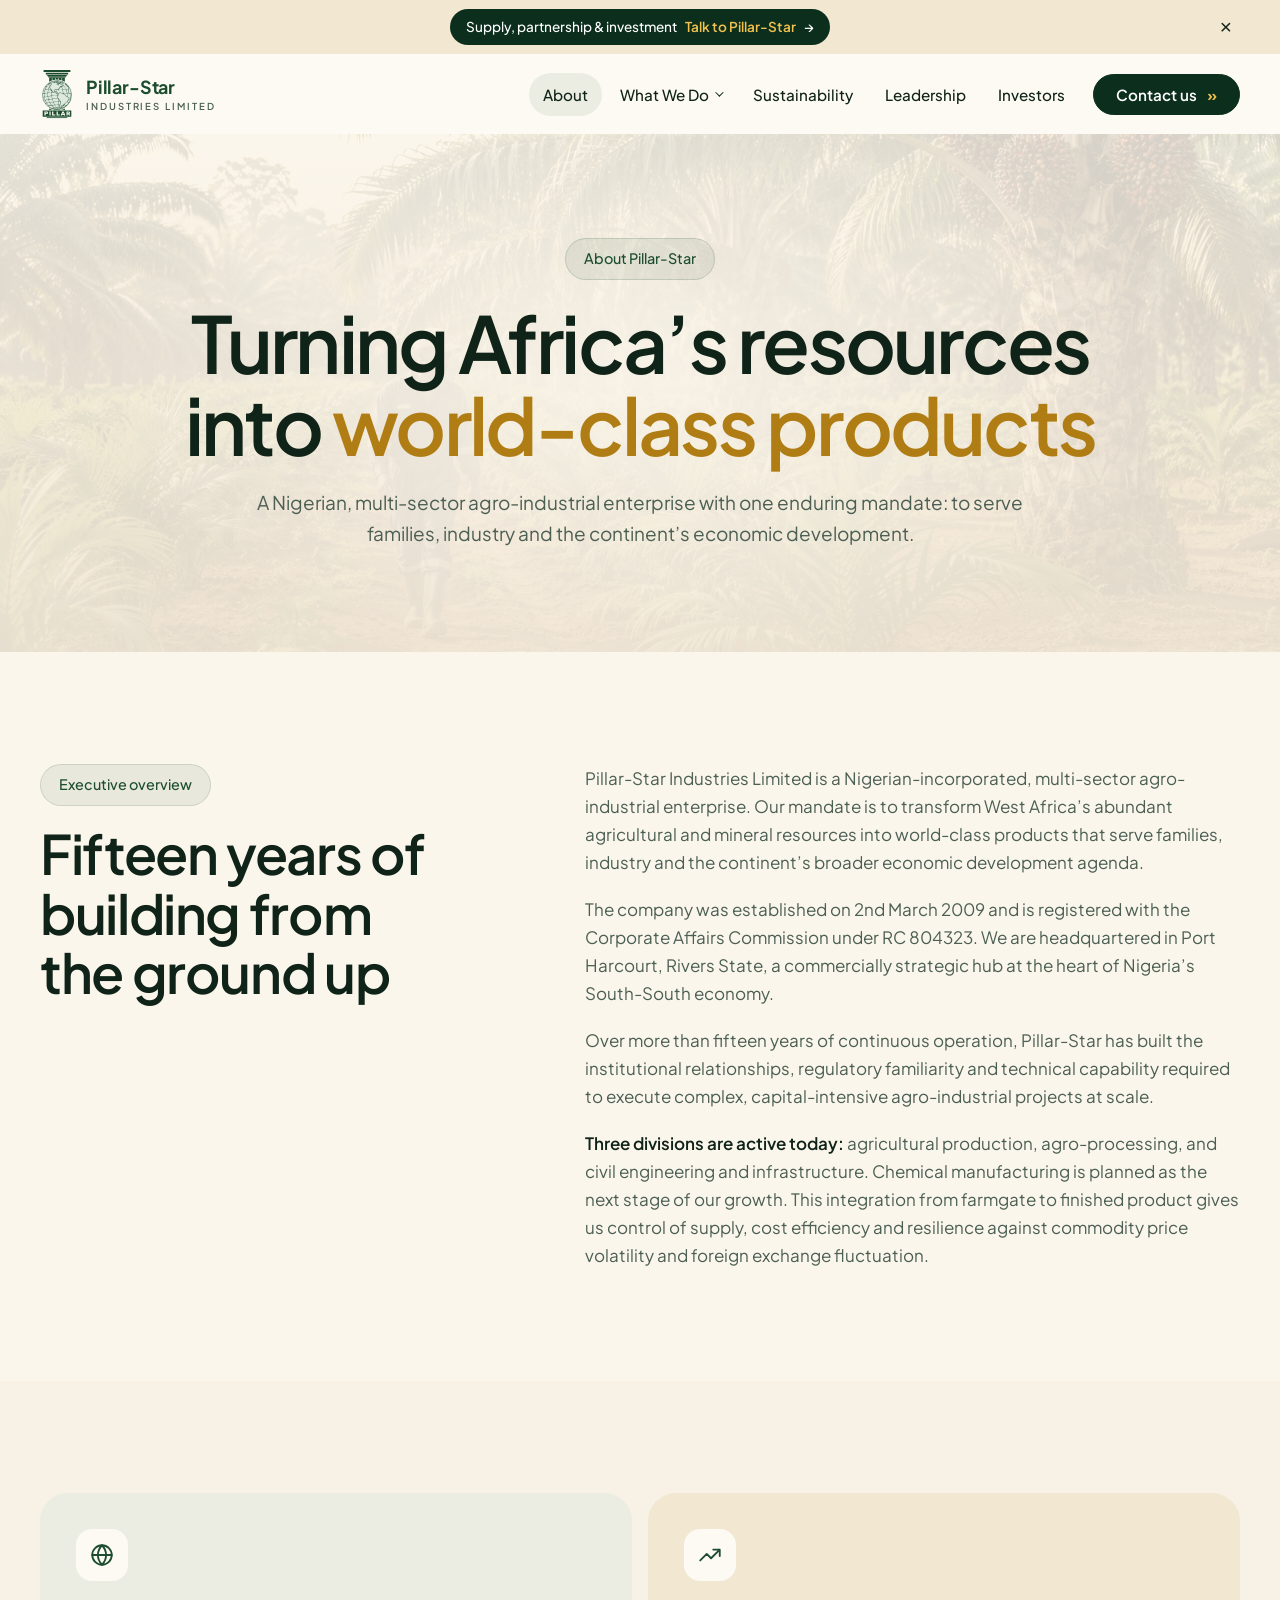
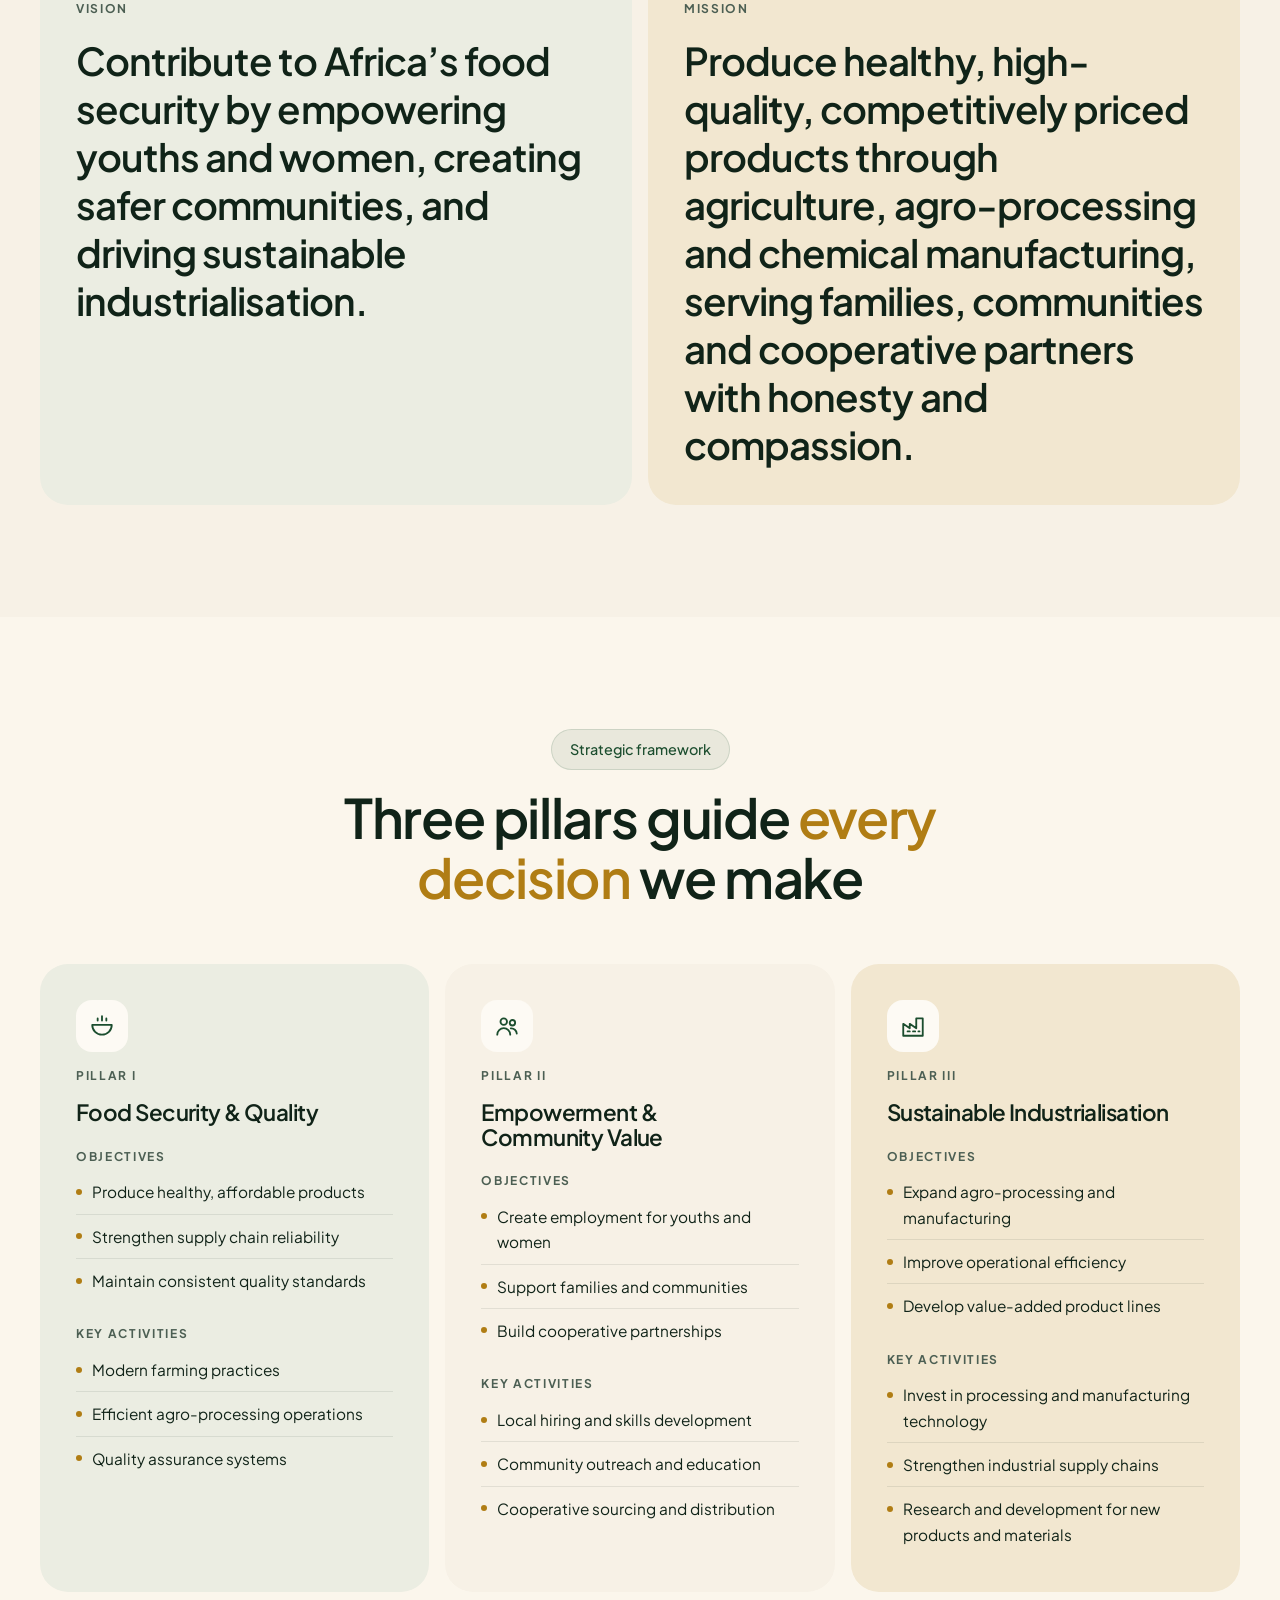
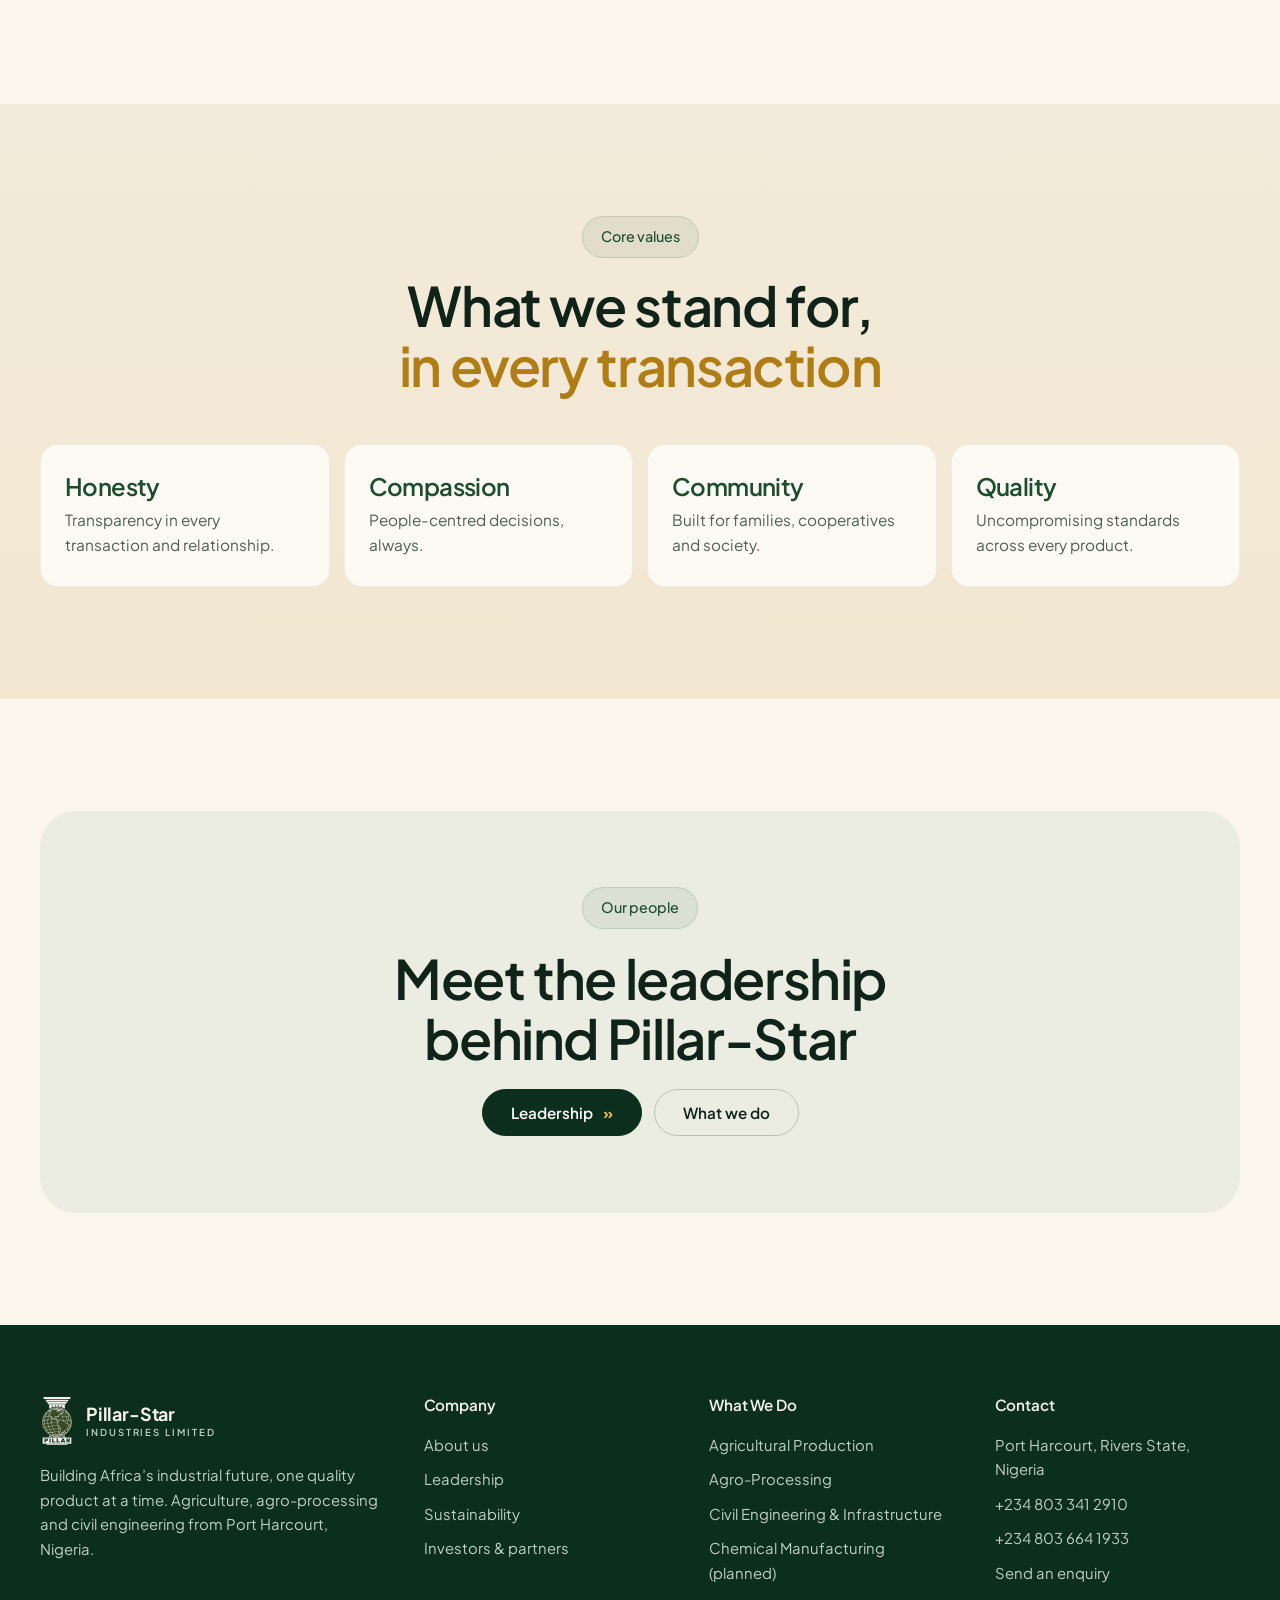
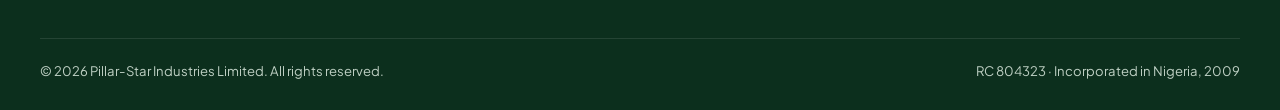
<file: about.html>
<!doctype html>
<html lang="en-NG">
<head>
<meta charset="utf-8">
<meta name="viewport" content="width=device-width, initial-scale=1, viewport-fit=cover">
<meta name="claude:viewport-fit-sides" content="cover">
<title>About Pillar-Star Industries</title>
<meta name="description" content="Who we are: our history since 2009, our vision and mission, our three strategic pillars and the values that guide Pillar-Star Industries Limited.">
<meta name="theme-color" content="#12361f">
<meta property="og:title" content="About Pillar-Star Industries"><meta property="og:description" content="Who we are: our history since 2009, our vision and mission, our three strategic pillars and the values that guide Pillar-Star Industries Limited."><meta property="og:type" content="website"><meta property="og:url" content="https://pillarstarindustries.com/about.html"><meta property="og:image" content="https://pillarstarindustries.com/images/og-card.png"><meta name="twitter:card" content="summary_large_image">
<link rel="canonical" href="https://pillarstarindustries.com/about.html">
<link rel="icon" href="favicon.svg" type="image/svg+xml">
<link rel="preconnect" href="https://fonts.googleapis.com"><link rel="preconnect" href="https://fonts.gstatic.com" crossorigin><link rel="stylesheet" href="https://fonts.googleapis.com/css2?family=Plus+Jakarta+Sans:wght@400;500;600;700&display=swap">
<link rel="stylesheet" href="styles.css">
</head>
<body>
<svg width="0" height="0" style="position:absolute" aria-hidden="true"><symbol id="ps-mark" viewBox="0 0 760 1078.8"><path fill="currentColor" d="M80 0H680V46H80ZM130 60H630V98H130ZM145 110H615Q588 124 580 150H180Q172 124 145 110ZM192 162H568V176H192ZM205.0 176H265.4V233.5A346 346 0 0 0 205.0 261.5ZM205.0 858.5A346 346 0 0 0 265.4 886.5V893H205.0ZM277.4 176H337.8V216.6A346 346 0 0 0 277.4 229.6ZM277.4 890.4A346 346 0 0 0 337.8 903.4V893H277.4ZM349.8 176H410.2V215.3A346 346 0 0 0 349.8 215.3ZM422.2 176H482.6V229.6A346 346 0 0 0 422.2 216.6ZM422.2 903.4A346 346 0 0 0 482.6 890.4V893H422.2ZM494.6 176H555.0V261.5A346 346 0 0 0 494.6 233.5ZM494.6 886.5A346 346 0 0 0 555.0 858.5V893H494.6ZM150 1054.8H610V1078.8H150Z"/><path fill="currentColor" fill-rule="evenodd" d="M60.0 905H700.0V1042.8H60.0ZM99.0 971.6L99.0 924.9L122.8 925.0C150.0 925.0 156.0 925.7 164.2 929.7C174.3 934.7 178.3 942.0 178.2 955.3C178.1 967.7 172.9 975.9 162.2 980.7C157.4 982.9 155.0 983.3 142.8 984.0C135.1 984.4 128.3 984.6 127.7 984.5C126.9 984.4 126.6 988.7 126.4 1001.3L126.1 1018.3L112.6 1018.3L99.0 1018.3L99.0 971.6ZM210.9 1017.2C210.7 1016.6 210.6 995.7 210.7 970.7L210.9 925.4L224.5 925.4L238.1 925.4L238.1 971.6L238.1 1017.9L224.7 1018.1C214.5 1018.3 211.2 1018.1 210.9 1017.2ZM270.3 971.6L270.3 924.9L284.1 925.1L298.0 925.4L298.1 960.3L298.2 995.2L320.7 995.7L343.3 996.1L343.5 1007.2L343.8 1018.3L307.1 1018.3L270.3 1018.3L270.3 971.6ZM370.9 971.6L370.9 924.9L384.5 924.9L398.1 924.9L398.1 960.3L398.1 995.7L420.8 995.7L443.5 995.7L443.5 1007.0L443.5 1018.3L407.2 1018.3L370.9 1018.3L370.9 971.6ZM464.3 1018.0C464.3 1017.5 478.2 982.0 487.8 958.0C493.4 944.1 498.6 930.9 499.5 928.8L501.0 924.9L515.4 925.2L529.8 925.4L542.4 956.7C555.0 987.8 565.8 1016.0 565.8 1017.5C565.8 1018.0 559.4 1018.3 551.5 1018.3L537.1 1018.3L534.8 1010.8L532.5 1003.4L515.2 1003.1L498.0 1002.9L495.5 1010.6L492.9 1018.3L478.6 1018.3C470.7 1018.3 464.3 1018.2 464.3 1018.0ZM592.1 971.7L592.1 924.9L611.4 925.0C649.3 925.0 662.1 928.4 668.8 940.5C671.2 944.9 671.4 946.1 671.4 954.0C671.4 964.0 669.9 967.7 663.7 973.4C660.3 976.4 658.1 977.7 652.5 979.7C651.0 980.2 651.3 980.6 654.6 982.2C656.7 983.3 659.6 985.6 661.1 987.4C663.5 990.2 677.6 1013.8 678.9 1017.2C679.3 1018.1 676.1 1018.3 663.6 1018.1L647.9 1017.9L642.7 1008.8C639.8 1003.8 636.0 997.0 634.2 993.7C629.9 985.7 627.8 983.8 622.8 983.6L618.9 983.4L618.4 1000.6L618.0 1017.9L605.0 1018.1L592.1 1018.4L592.1 971.7ZM524.7 979.1C521.1 967.3 515.6 951.2 515.1 951.2C514.8 951.2 512.2 958.4 509.5 967.1L504.4 983.0L515.1 983.0L525.9 983.0L524.7 979.1ZM145.0 964.4C151.8 961.6 153.6 952.9 148.4 947.7C146.2 945.5 145.4 945.3 136.1 945.0L126.2 944.7L126.2 955.2L126.2 965.7L133.9 965.7C138.6 965.7 142.9 965.2 145.0 964.4ZM641.3 963.6C644.6 961.4 646.2 955.8 644.5 952.3C642.5 948.1 638.2 946.7 627.7 946.7L618.4 946.7L618.4 956.3L618.4 965.9L628.6 965.6C636.6 965.3 639.4 964.9 641.3 963.6Z"/><circle cx="380" cy="560" r="330" style="fill:var(--ps-globe, transparent)"/><circle cx="380" cy="560" r="325.5" fill="none" stroke="currentColor" stroke-width="9"/><path fill="currentColor" d="M345.9 882.5C298.4 877.3 250.5 860.9 210.2 835.9C205.1 832.8 200.4 829.6 199.7 828.9C199.0 828.2 199.7 828.4 201.4 829.5C217.0 839.2 248.4 855.0 252.1 855.0C253.9 855.0 268.0 850.4 268.0 849.7C268.0 849.5 264.9 847.7 261.2 845.9C243.7 837.3 224.9 824.8 208.6 811.0L200.5 804.1L187.3 807.1C174.3 810.1 174.2 810.1 172.1 808.4C170.9 807.5 169.9 806.4 169.9 806.1C169.9 805.7 175.4 804.1 182.2 802.5C188.9 800.9 194.4 799.3 194.4 799.0C194.4 798.7 191.6 795.7 188.2 792.4C177.0 781.4 157.8 758.0 149.7 745.6L148.3 743.5L133.1 746.8L118.0 750.1L116.4 748.1C115.5 746.9 114.8 745.8 114.8 745.5C114.8 745.3 121.4 743.6 129.4 741.8C137.4 740.0 144.1 738.4 144.3 738.2C144.4 738.1 142.4 734.2 139.7 729.7C134.4 720.9 119.5 690.9 117.0 684.1C116.2 681.8 115.2 679.7 114.8 679.5C114.4 679.3 107.1 680.8 98.5 683.0C84.0 686.6 82.7 686.8 81.7 685.4C79.2 682.0 79.1 682.1 103.4 675.8C108.5 674.6 112.7 673.4 112.8 673.4C112.9 673.3 112.2 671.3 111.3 668.9C107.2 658.0 100.1 628.7 97.7 612.6C97.0 608.1 96.3 604.3 96.2 604.1C96.0 604.0 88.6 605.6 79.7 607.7C60.6 612.3 60.8 612.3 60.3 609.4C59.7 606.6 59.7 606.6 79.2 601.9C87.4 599.9 94.5 598.0 94.8 597.7C95.1 597.4 94.8 591.5 94.1 584.5C93.3 576.0 92.9 564.1 93.1 548.6L93.3 525.4L91.1 525.7C88.0 526.1 60.7 532.0 59.2 532.5C58.2 532.9 57.9 532.4 57.9 530.0L57.9 526.9L64.2 525.5C67.7 524.7 75.8 523.0 82.2 521.7C93.8 519.3 93.8 519.3 94.2 516.7C94.4 515.2 95.2 508.7 96.0 502.2C97.5 490.0 102.3 465.1 105.1 454.7L106.8 448.8L105.0 448.8C103.0 448.8 83.2 454.1 77.1 456.3C73.8 457.4 73.5 457.4 74.0 456.2C74.3 455.4 74.8 453.9 75.0 452.7C75.6 450.4 76.7 450.0 96.8 444.8L109.1 441.7L112.1 432.8C117.4 416.8 126.0 397.7 135.2 381.4C138.3 375.9 140.5 371.2 140.2 371.1C139.8 371.0 133.4 372.8 126.1 375.3C118.8 377.7 112.6 379.6 112.5 379.4C112.3 379.2 113.3 377.5 114.6 375.7C117.2 372.2 121.3 370.5 141.9 364.4C146.5 363.0 146.9 362.7 151.5 355.5C159.2 343.6 174.2 324.5 175.9 324.6C176.2 324.6 177.4 325.3 178.6 326.2L180.6 327.8L176.7 332.2C168.7 341.2 156.3 358.4 157.1 359.3C157.4 359.6 165.8 358.0 175.8 355.8C192.9 352.0 223.1 346.1 229.0 345.4C231.4 345.1 231.7 345.4 231.9 347.9C232.2 350.6 232.1 350.7 228.0 351.2C220.9 352.2 219.1 352.6 218.3 353.7C215.1 357.9 201.9 392.6 196.6 410.9C194.4 418.5 192.4 425.5 192.1 426.4C191.6 427.9 191.9 428.0 195.4 427.5C202.7 426.3 219.4 424.3 222.1 424.3C224.4 424.3 224.9 424.7 225.3 426.7C225.6 428.1 225.7 429.2 225.6 429.3C225.6 429.4 218.2 430.3 209.3 431.3C200.4 432.3 192.5 433.3 191.7 433.6C190.7 433.9 189.6 437.6 187.6 448.2C183.6 468.6 178.7 505.2 179.7 506.2C179.9 506.4 189.1 505.6 200.2 504.4C211.2 503.3 227.5 501.7 236.4 500.9C245.4 500.2 253.5 499.4 254.5 499.2C256.2 498.8 256.4 497.8 257.5 483.2C258.4 472.1 259.1 467.6 259.9 467.5C260.5 467.5 261.5 467.4 262.3 467.3C263.0 467.3 263.6 466.4 263.6 465.2C263.5 463.5 263.4 463.4 262.6 464.8C260.9 467.8 255.6 466.8 250.4 462.6C247.9 460.6 245.1 458.4 244.2 457.7C243.3 457.1 240.4 453.8 237.7 450.5C233.3 445.2 232.3 443.0 228.2 431.1C225.6 423.8 222.1 414.7 220.4 411.0C209.6 387.5 211.7 367.0 226.0 356.5C228.8 354.4 231.7 352.5 232.3 352.3C233.0 352.1 233.4 349.6 233.5 344.9C233.7 334.1 238.6 324.7 246.9 319.1C253.7 314.5 255.7 310.5 252.6 307.9C251.5 306.9 250.0 307.0 244.5 308.3C237.9 309.9 213.2 317.3 208.0 319.3C202.3 321.5 186.3 325.4 183.2 325.4C179.0 325.4 176.9 323.3 176.9 319.1C176.9 311.8 190.2 300.9 205.7 295.5C213.8 292.7 217.6 290.0 220.5 284.9C225.5 276.1 232.0 273.0 259.2 266.6C281.6 261.4 290.7 262.1 304.5 270.1C307.8 272.0 311.8 273.8 313.5 274.2C315.2 274.6 317.6 275.4 318.9 276.1C322.6 277.9 325.9 277.5 329.2 274.8L332.2 272.3L327.3 271.8C321.4 271.2 313.7 268.0 312.5 265.7C310.0 261.1 315.8 256.3 324.0 256.3C331.2 256.2 333.6 260.7 327.5 262.9C325.3 263.7 325.0 264.0 326.3 264.1C328.8 264.2 333.7 262.4 335.6 260.8C338.1 258.6 344.4 259.1 348.3 261.8C350.1 263.1 352.6 264.1 353.7 264.1C355.7 264.1 355.7 264.1 354.3 262.5C350.8 258.6 354.6 256.3 365.4 255.6C369.8 255.4 374.5 254.6 375.8 254.0C377.1 253.3 380.8 252.8 384.1 252.7C390.8 252.7 393.4 251.8 391.6 250.0C387.9 246.3 392.2 242.7 400.8 242.5C404.5 242.4 408.5 242.1 409.7 241.8C411.9 241.3 411.9 241.2 410.3 240.0C407.7 238.1 409.0 237.7 415.3 238.4C420.9 239.0 421.1 239.1 421.1 241.4C421.1 246.2 413.1 251.0 405.2 251.0C402.6 251.0 402.1 251.3 402.5 252.6C403.6 257.1 394.4 261.9 386.3 261.0C383.5 260.6 381.4 260.9 379.6 261.9C378.1 262.6 374.8 263.3 372.2 263.3C368.3 263.3 367.7 263.5 368.5 264.5C369.1 265.1 369.3 266.3 369.0 267.0C368.6 268.2 369.2 268.3 373.2 267.9C376.6 267.6 378.7 267.8 380.6 268.8C383.0 270.1 383.4 270.1 384.4 268.9C385.1 268.0 386.7 267.6 388.7 267.8C391.1 268.0 392.2 267.6 393.4 266.1C395.3 263.7 401.9 263.3 403.6 265.4C404.6 266.6 405.2 266.4 408.3 264.1C413.7 260.2 419.3 260.6 421.6 265.1C423.3 268.4 422.1 271.5 418.6 272.7C415.3 273.9 413.5 273.3 412.8 271.1C412.5 270.1 411.8 269.7 411.0 270.0C410.3 270.2 408.6 270.0 407.2 269.6C405.5 268.9 404.4 269.0 403.7 269.6C403.2 270.2 400.9 270.9 398.6 271.1L394.4 271.7L399.4 273.1C402.1 274.0 405.2 274.6 406.2 274.6C407.1 274.6 410.8 275.8 414.3 277.2C417.8 278.5 422.3 280.0 424.3 280.3C431.7 281.5 447.8 291.4 448.8 295.3C449.3 297.1 449.3 297.0 451.9 294.7L454.5 292.2L452.8 288.9C451.8 287.1 449.4 283.4 447.5 280.8C437.9 267.8 436.9 265.2 440.7 261.7C443.7 258.8 446.3 259.3 455.8 264.3C472.4 272.9 478.7 278.1 502.0 302.5C506.3 306.9 511.0 311.4 512.4 312.4L515.0 314.3L514.4 304.7C513.4 291.0 511.9 288.1 502.4 281.6C493.9 275.8 489.5 269.0 488.8 260.5C488.5 257.7 488.5 255.4 488.7 255.4C488.9 255.4 490.9 256.0 493.0 256.7C496.6 257.9 497.0 258.4 498.0 262.1C499.2 266.6 503.9 271.7 511.8 277.3C517.1 281.1 521.3 287.2 522.6 293.1C523.9 298.9 523.8 317.7 522.6 320.5C521.3 323.2 517.5 324.9 514.1 324.1C510.5 323.4 496.1 311.2 490.6 304.3C481.2 292.6 458.9 273.8 454.5 273.8C453.9 273.8 455.0 275.8 456.9 278.4C463.9 287.7 465.2 293.8 461.5 299.0C458.8 302.8 453.4 304.4 450.9 302.2C449.9 301.3 449.2 300.0 449.2 299.3C449.2 298.3 448.7 298.4 447.3 299.9C446.3 301.0 445.6 302.0 445.8 302.1C445.9 302.1 448.3 303.3 450.9 304.6C453.5 305.9 459.4 310.2 464.0 314.1C476.6 325.0 481.5 327.9 494.4 332.4C513.1 339.0 524.4 347.2 524.4 354.0C524.4 358.6 522.8 360.7 517.3 363.0C513.5 364.7 511.6 364.9 506.6 364.6C498.9 364.0 497.5 364.4 496.9 367.5C496.2 370.4 494.8 371.7 491.4 372.6C490.0 373.0 489.1 373.8 489.2 374.6C489.5 376.2 483.2 382.7 479.6 384.6C477.7 385.6 475.2 385.9 472.0 385.8C461.4 385.2 456.5 385.5 454.0 386.9C449.5 389.2 444.8 394.6 443.9 398.4C442.2 404.8 440.2 408.5 436.3 412.1C432.8 415.4 421.3 421.7 418.9 421.7C418.3 421.7 416.8 422.7 415.5 423.9L413.1 426.2L418.3 431.7C422.8 436.3 423.7 437.8 424.2 441.3C425.1 447.2 423.5 452.0 420.0 454.1C416.0 456.5 413.9 456.3 405.0 452.3C395.8 448.3 394.2 446.8 389.1 439.1C387.1 435.9 384.6 433.0 383.6 432.7C382.4 432.3 379.0 433.3 374.1 435.3C362.4 440.2 361.3 440.4 353.8 439.2C341.9 437.4 334.4 440.5 328.4 449.8C322.3 459.2 321.8 467.9 327.2 473.7C330.1 476.8 332.7 477.7 338.9 477.7L344.2 477.7L349.4 472.4C357.3 464.4 365.6 461.7 372.0 465.0C377.3 467.7 377.7 473.1 373.5 482.7L370.5 489.5L377.2 490.0C388.4 490.8 393.4 495.0 395.0 505.0C397.5 520.5 397.8 520.7 413.3 522.9L417.2 523.4L423.2 516.7C430.4 508.7 434.1 506.6 441.1 506.6C444.7 506.6 446.5 506.2 446.8 505.4C447.0 504.8 448.7 503.6 450.5 502.7C454.9 500.6 458.4 501.5 465.0 506.3C473.4 512.5 475.4 512.9 490.9 512.2C504.2 511.6 504.3 511.6 509.0 514.0C514.4 516.6 518.1 520.5 518.9 524.2C519.3 526.3 519.8 526.7 521.9 526.7C526.1 526.7 530.6 529.1 535.9 534.2C538.7 536.8 541.1 539.0 541.3 539.0C541.4 539.0 545.8 539.8 551.0 540.7C572.4 544.7 579.1 551.3 581.7 571.0C582.5 576.9 583.4 580.8 584.4 581.9C586.1 583.8 592.0 585.4 597.3 585.4C604.0 585.4 609.3 587.6 616.2 593.3C624.1 599.7 624.2 599.7 631.2 601.6C638.5 603.5 642.7 605.7 647.6 610.1C661.4 622.9 660.2 638.5 644.0 657.2C636.2 666.3 634.7 669.1 631.7 680.4C626.4 700.9 618.3 710.8 602.7 716.1C589.1 720.7 585.3 723.8 579.8 734.5C574.7 744.4 568.0 751.7 557.3 758.9C547.8 765.2 547.9 765.1 551.0 764.3C554.0 763.6 554.1 763.1 547.9 772.4L543.7 778.7L546.1 779.2C547.4 779.5 553.3 780.5 559.2 781.5C569.7 783.2 583.7 786.5 588.8 788.5C591.4 789.5 591.5 789.4 603.2 777.4C609.7 770.7 618.0 761.5 621.7 756.9C628.7 748.3 641.7 730.1 641.7 728.9C641.7 727.8 621.3 724.0 602.1 721.5C599.8 721.2 598.0 720.6 598.0 720.2C598.0 719.9 599.8 718.8 602.1 717.8L606.3 716.1L618.1 718.1C624.6 719.1 633.5 720.8 637.8 721.8C642.1 722.7 645.7 723.5 645.8 723.4C652.5 715.7 676.9 660.6 674.6 658.3C674.3 658.0 668.4 657.5 661.5 657.2C654.5 656.9 648.6 656.4 648.3 656.1C648.0 655.8 648.4 654.5 649.3 653.2L650.8 650.8L664.0 651.5L677.3 652.1L680.5 638.2C687.4 609.2 689.5 589.3 688.7 560.3L688.2 540.9L691.0 540.5C692.5 540.3 693.9 540.2 694.1 540.3C694.2 540.4 694.7 547.7 695.2 556.5C696.6 583.0 694.2 608.4 687.6 637.0C685.9 644.4 684.3 650.9 684.0 651.5C683.8 652.2 685.0 652.8 687.1 653.1C690.6 653.7 690.6 653.7 689.7 656.4C688.8 658.9 688.5 659.1 685.5 658.6L682.2 658.1L679.4 666.6C673.8 683.2 664.3 703.9 654.5 721.2L652.2 725.2L654.8 726.3C657.9 727.6 658.0 727.9 656.2 730.4C655.0 732.0 654.4 732.2 652.0 731.5C650.5 731.1 649.1 730.7 649.0 730.7C648.9 730.7 645.9 734.7 642.4 739.7C632.2 754.1 620.8 767.9 608.9 780.4C602.7 786.8 597.9 792.1 598.1 792.3C598.2 792.4 599.7 793.1 601.2 793.8L604.1 795.2L601.5 797.0C599.1 798.8 598.8 798.9 595.8 797.6C592.1 796.1 592.9 795.7 584.4 803.0C574.6 811.4 557.1 824.1 545.8 830.9C531.8 839.4 532.4 838.8 535.8 840.6C538.0 841.7 539.1 841.8 540.7 841.1C541.9 840.6 542.8 840.3 542.8 840.5C542.8 841.4 520.0 852.9 508.1 858.0C477.9 870.9 446.2 879.1 413.8 882.5C398.0 884.2 361.3 884.2 345.9 882.5ZM364.0 879.9C363.8 879.6 358.9 878.4 353.2 877.2C329.1 872.3 306.8 865.8 287.3 857.9L277.3 853.9L268.7 855.9C264.0 857.0 260.1 858.2 260.1 858.6C260.1 860.0 291.3 869.5 308.7 873.2C328.8 877.6 366.2 882.1 364.0 879.9ZM426.3 872.7C433.7 869.5 442.9 865.1 446.7 862.9C452.4 859.6 454.3 859.0 457.1 859.2C459.0 859.4 460.5 859.9 460.5 860.2C460.5 861.3 453.1 865.8 441.7 871.5C435.9 874.5 431.9 876.8 432.7 876.9C435.1 876.9 459.4 871.9 468.8 869.4C480.3 866.4 501.9 859.1 511.3 855.0C526.9 848.3 532.3 845.8 532.3 845.2C532.3 843.6 518.6 839.0 507.8 837.2C492.8 834.6 494.7 834.2 486.5 841.3C482.6 844.7 477.3 848.9 474.8 850.6C472.3 852.3 470.2 854.1 470.2 854.6C470.2 855.2 469.4 856.3 468.4 857.2C465.8 859.5 453.1 858.6 446.3 855.6C440.6 853.0 433.3 846.6 430.3 841.4C421.7 826.8 426.2 797.8 439.2 783.9L443.1 779.7L442.5 774.2C442.0 769.2 442.2 768.1 444.8 762.6C452.2 746.8 458.8 723.7 458.8 713.4C458.8 704.4 455.7 700.1 442.1 690.2C430.0 681.4 427.6 677.8 421.5 660.2C420.3 656.7 418.2 654.1 410.6 646.7C392.6 629.0 388.9 621.9 391.9 610.3L393.2 604.8L390.1 600.2C383.2 590.2 387.4 577.0 402.7 560.6C410.6 552.1 411.4 549.6 407.5 546.0C405.5 544.0 405.1 544.0 402.5 545.1C391.4 549.7 382.2 544.8 369.0 527.2L363.7 520.2L357.7 519.5C349.6 518.6 343.6 515.7 336.8 509.3C333.6 506.4 330.3 503.9 329.5 503.8C328.6 503.8 323.0 503.7 317.0 503.6C306.5 503.5 305.8 503.4 300.0 500.7C295.1 498.3 294.2 498.1 295.5 499.6C296.4 500.6 297.0 501.4 296.8 501.4C296.6 501.5 288.9 502.2 279.8 503.0L263.1 504.4L262.9 525.0C262.7 541.9 263.8 571.0 264.7 571.9C264.8 572.0 270.2 571.6 276.7 570.9C299.2 568.6 366.7 563.2 386.3 562.1C396.8 561.5 397.5 561.6 397.5 563.1C397.5 566.7 395.0 567.9 387.5 567.9C375.3 567.9 327.0 571.8 271.2 577.2C268.0 577.5 265.3 578.1 265.3 578.5C265.3 581.4 269.4 607.4 271.5 618.2C275.6 638.5 277.5 644.9 279.6 644.9C280.6 644.9 289.6 643.9 299.5 642.7C314.9 640.9 391.7 633.5 395.8 633.5C396.5 633.5 397.7 634.7 398.6 636.2C399.4 637.6 399.9 638.8 399.6 638.8C391.5 638.8 297.0 648.4 282.7 650.6L279.5 651.2L281.6 658.8C284.4 669.2 291.8 690.2 297.2 703.5L301.7 714.5L306.5 714.4C309.1 714.3 320.1 713.4 331.0 712.4C348.6 710.8 369.6 709.2 395.4 707.5L404.2 706.9L404.8 688.4C405.1 678.3 405.4 664.4 405.4 657.5C405.4 650.6 405.7 644.9 406.1 644.9C406.5 644.9 407.9 646.1 409.2 647.4L411.7 650.0L411.4 672.6C411.3 685.1 411.2 697.8 411.1 700.9L411.1 706.6L421.5 706.3C427.2 706.1 437.1 705.7 443.4 705.4C455.5 704.7 457.0 705.1 457.0 708.4C457.0 710.3 456.8 710.3 442.8 710.9C435.0 711.2 424.6 711.7 419.7 712.0L410.9 712.5L410.3 731.0C410.0 741.2 409.5 754.8 409.2 761.2L408.6 772.8L424.7 772.6L440.8 772.3L441.1 775.1L441.4 778.0L427.9 778.0C408.0 778.0 409.2 777.4 408.6 786.6C408.3 790.7 407.8 802.2 407.5 812.0L406.9 829.9L415.3 829.4C420.0 829.2 423.9 829.2 424.1 829.5C424.3 829.8 424.6 831.1 424.9 832.3L425.5 834.6L415.9 835.3L406.3 835.9L406.3 844.8C406.3 849.7 406.0 858.2 405.8 863.7L405.3 873.8L411.7 867.0C415.2 863.3 418.3 860.2 418.6 860.2C420.4 860.3 417.5 866.0 412.7 871.8C409.6 875.5 407.1 878.8 407.1 879.1C407.1 880.3 413.4 878.2 426.3 872.7ZM391.3 874.5C390.1 873.1 386.8 869.5 384.1 866.5C381.3 863.4 375.3 856.1 370.7 850.2C365.0 842.9 361.9 839.5 360.9 839.7C360.1 839.9 352.2 840.9 343.5 841.9C334.7 843.0 327.5 844.1 327.5 844.4C327.5 845.6 345.6 856.5 357.7 862.5C367.7 867.5 389.9 876.5 393.1 876.8C393.3 876.9 392.5 875.8 391.3 874.5ZM367.5 873.7C367.2 873.4 364.1 871.9 360.6 870.4C351.5 866.4 337.3 858.4 326.8 851.4L317.9 845.4L303.6 848.1C295.8 849.5 289.1 851.1 288.7 851.5C287.9 852.2 296.7 855.8 309.9 860.2C327.5 866.1 369.8 876.0 367.5 873.7ZM399.6 861.4C400.6 840.4 400.4 835.5 398.6 836.0C397.8 836.3 391.1 837.0 383.7 837.5C376.4 838.1 370.4 838.9 370.4 839.1C370.4 840.0 381.4 853.9 388.6 862.3C392.3 866.6 395.9 870.8 396.6 871.7C397.4 872.6 398.2 873.3 398.5 873.3C398.8 873.4 399.2 868.0 399.6 861.4ZM456.6 845.3C451.9 838.4 452.6 835.8 461.7 824.9C465.7 820.1 468.2 816.1 469.8 811.8C474.2 800.4 478.0 797.1 488.9 795.0C498.9 793.1 501.7 791.3 501.7 786.6C501.7 783.0 505.3 780.8 512.3 780.2C521.7 779.2 525.5 777.3 529.2 771.5C533.6 764.7 536.7 761.8 547.2 754.8C560.9 745.6 566.6 739.9 571.5 730.4C577.8 718.0 584.2 712.9 598.9 707.9C606.5 705.4 609.7 703.2 613.9 698.0C618.3 692.4 620.1 688.4 623.3 676.3C626.2 665.4 628.1 661.7 635.1 653.7C649.0 637.7 651.2 627.8 642.9 618.6C638.7 614.0 635.1 611.9 627.7 609.8C619.6 607.6 617.3 606.3 611.5 601.2C605.1 595.4 604.2 595.0 594.9 594.1C578.6 592.6 574.2 588.2 572.5 572.0C570.9 556.9 566.6 552.7 549.3 549.6C536.9 547.4 536.0 547.0 529.2 540.7L523.5 535.4L518.3 536.0C514.2 536.5 512.6 536.3 510.9 535.1C508.5 533.6 507.9 529.7 509.7 527.8C511.2 526.3 506.2 521.8 502.0 521.0C500.1 520.6 494.7 520.7 489.9 521.3C476.2 522.7 469.3 521.0 459.7 513.7L454.8 510.0L452.6 512.6C449.5 516.3 446.7 517.2 443.1 515.7C439.3 514.1 435.3 515.9 431.4 520.9C423.3 531.1 419.4 533.3 412.3 531.9C410.2 531.5 406.9 531.2 404.9 531.2C402.5 531.1 399.8 530.2 396.6 528.3C390.6 524.6 387.4 518.8 386.2 509.2C385.0 500.0 383.5 498.7 373.1 498.7C366.6 498.7 365.0 498.4 363.0 496.9C359.9 494.4 360.1 491.8 364.2 481.6C366.1 476.9 367.5 472.7 367.2 472.4C366.2 470.7 360.8 473.8 355.9 478.9C349.9 485.2 345.5 487.0 336.7 486.8C327.5 486.7 318.6 480.8 315.6 472.8C313.3 466.9 314.1 456.8 317.4 450.1C324.6 435.3 338.8 427.8 354.4 430.4L360.3 431.4L369.1 427.7C384.4 421.2 389.5 422.3 396.4 433.6C399.7 439.1 400.8 440.0 406.9 443.3C410.6 445.3 413.9 446.8 414.3 446.5C414.7 446.3 415.0 444.9 415.0 443.4C415.0 441.2 414.0 439.8 410.2 436.2C403.9 430.4 402.9 427.2 405.6 421.7C407.4 418.0 408.3 417.4 418.4 412.5C430.0 406.8 433.0 404.2 433.9 398.9C436.6 384.5 452.6 374.1 467.6 376.9C472.6 377.8 473.3 377.7 476.0 376.1C477.6 375.1 478.9 374.0 478.9 373.7C478.9 372.7 475.4 370.8 474.5 371.4C474.0 371.7 469.6 371.9 464.7 371.9C456.5 371.8 455.6 371.7 453.7 369.7C446.2 362.3 471.7 356.1 481.4 363.0C485.2 365.7 487.6 365.4 488.2 362.1C489.2 357.2 496.1 354.6 504.5 356.1C508.6 356.8 510.0 356.7 512.2 355.6C514.8 354.2 514.9 354.1 513.5 352.5C510.0 348.7 500.5 343.6 491.7 340.7C477.6 336.1 471.1 332.3 458.3 321.1C450.0 313.8 442.3 309.1 436.0 307.6C426.6 305.3 422.9 305.8 422.9 309.4C422.9 310.6 422.1 312.7 421.1 314.1L419.4 316.5L421.6 319.8C424.3 323.9 424.3 325.7 421.5 331.9C417.1 341.6 413.3 341.8 397.7 333.4C391.6 330.1 384.7 326.9 382.3 326.3C377.5 325.0 372.5 320.8 371.6 317.2C370.1 311.2 375.2 303.4 382.8 299.9C386.9 298.1 388.7 297.8 398.4 297.8C407.9 297.8 409.7 297.6 412.0 296.1C414.0 294.7 416.5 294.3 424.2 293.9C433.7 293.5 433.8 293.4 431.2 292.1C429.8 291.3 424.8 289.7 420.3 288.6C415.7 287.5 410.6 285.9 408.9 285.0C407.2 284.1 404.6 283.4 403.0 283.4C398.8 283.4 395.8 281.7 395.8 279.3C395.8 278.2 395.3 277.3 394.8 277.3C394.3 277.3 394.0 277.8 394.3 278.6C395.4 281.4 390.2 283.7 387.0 281.7C386.2 281.1 385.3 281.2 384.4 282.0C380.6 285.2 375.9 287.1 372.1 287.1C364.5 286.9 346.5 278.3 344.1 273.7C343.2 272.0 342.9 272.2 339.9 276.6C336.2 281.8 328.7 286.9 324.6 286.9C323.2 286.9 319.1 285.7 315.5 284.3C311.9 282.8 308.1 281.6 307.1 281.6C306.1 281.6 303.1 280.1 300.4 278.2C289.7 270.8 281.4 270.3 258.3 276.0C234.6 281.8 234.3 282.0 225.8 293.2C222.8 297.1 216.3 301.5 211.0 303.0C203.8 305.2 188.1 314.2 189.4 315.4C189.6 315.7 194.5 314.3 200.2 312.4C232.7 301.5 249.8 297.3 255.0 299.1C265.2 302.4 266.2 315.5 256.9 322.4C250.4 327.3 244.8 333.6 243.6 337.3C243.1 339.3 242.6 344.2 242.6 348.2C242.6 354.5 242.3 355.8 240.7 357.5C239.6 358.6 238.3 359.5 237.8 359.5C237.3 359.5 234.8 361.0 232.3 362.7C220.9 370.6 219.7 387.1 229.1 407.9C230.8 411.7 234.1 420.3 236.4 427.0C240.9 439.9 244.2 445.5 250.7 451.0C252.6 452.7 254.4 454.0 254.5 453.9C254.8 453.5 252.4 444.4 250.8 440.3C249.5 436.8 249.5 436.4 250.9 434.3C252.0 432.5 252.9 432.2 255.5 432.4C258.6 432.6 259.0 433.1 263.0 439.6C270.2 451.7 272.3 456.4 272.3 460.3C272.3 468.0 277.8 474.5 293.9 486.1C305.6 494.5 308.5 495.6 319.3 494.8C331.2 494.0 335.0 495.2 342.0 501.9C348.8 508.4 352.6 510.2 360.8 510.9C368.5 511.5 369.4 512.1 375.1 519.7C382.0 529.0 384.8 532.2 388.9 535.1C393.6 538.6 394.2 538.7 399.6 536.3C407.9 532.7 417.0 538.6 419.0 548.8C419.8 553.4 417.2 558.6 410.1 566.0C402.9 573.5 398.1 581.2 396.6 587.2C395.6 591.6 395.6 591.7 398.8 596.4C402.3 601.4 402.4 602.8 400.5 614.5C399.5 620.3 403.3 626.3 415.4 638.4C426.8 649.8 429.5 653.8 432.9 664.6C435.4 672.6 438.3 675.9 452.0 686.4C468.3 699.0 470.7 705.5 466.7 726.4C464.7 736.4 458.2 756.5 454.3 764.1C452.1 768.6 451.8 769.9 452.0 776.1L452.2 783.0L448.0 787.5C436.9 799.4 431.8 823.0 437.8 835.3C441.4 842.9 450.7 849.5 457.7 849.7C459.6 849.7 459.6 849.6 456.6 845.3ZM295.5 844.0C303.7 842.3 310.5 840.8 310.6 840.6C310.8 840.4 307.9 837.8 304.1 834.8C292.9 825.7 278.6 812.8 268.4 802.6C261.2 795.3 258.4 793.0 257.1 793.2C256.1 793.4 245.0 795.5 232.5 797.7C220.0 800.0 209.4 802.1 209.1 802.5C207.8 803.6 231.8 821.8 247.8 831.8C255.9 836.9 278.1 847.9 279.4 847.5C280.1 847.3 287.4 845.7 295.5 844.0ZM474.2 843.9C481.9 838.0 485.0 835.4 485.0 834.8C485.0 834.5 481.5 833.9 477.2 833.6L469.3 833.0L470.8 830.4L472.3 827.8L482.1 828.4L491.8 829.0L494.7 826.4C502.4 819.6 531.4 786.2 531.4 784.1C531.4 783.7 529.7 784.3 527.5 785.5C525.0 786.9 521.6 787.9 517.7 788.2L511.7 788.7L509.5 793.2C506.9 798.5 501.0 801.9 492.2 803.3C484.6 804.5 482.4 806.3 478.8 814.7C476.9 819.4 473.7 824.5 469.5 829.8C466.0 834.1 463.2 838.1 463.2 838.5C463.2 839.4 468.7 847.0 469.4 847.1C469.8 847.1 471.9 845.7 474.2 843.9ZM342.6 836.3C350.7 835.2 357.5 834.0 357.7 833.8C358.0 833.5 355.3 828.8 351.7 823.4C345.7 814.0 340.6 805.6 331.9 790.4L328.2 783.9L324.1 784.4C321.9 784.7 317.7 785.2 314.8 785.4C300.5 786.9 269.2 791.3 268.4 792.1C266.8 793.6 292.8 818.3 311.2 832.6C319.8 839.3 320.0 839.4 323.9 838.8C326.1 838.5 334.5 837.4 342.6 836.3ZM541.4 827.0C557.2 816.9 561.2 814.0 575.6 802.6L586.0 794.2L583.0 793.0C578.7 791.2 563.1 787.8 550.5 785.9L539.7 784.3L537.8 786.6C536.7 787.9 533.0 792.4 529.6 796.8C522.1 806.3 501.8 828.7 500.7 828.7C500.3 828.7 499.9 829.1 499.9 829.5C499.9 829.9 503.3 830.8 507.5 831.4C511.7 832.0 517.5 833.2 520.4 834.0C523.4 834.9 526.2 835.6 526.7 835.7C527.2 835.7 533.9 831.8 541.4 827.0ZM384.4 831.7C392.8 830.9 399.9 830.0 400.2 829.7C400.5 829.4 401.1 817.8 401.4 804.0L402.0 778.8L398.6 778.8C389.3 778.8 337.1 782.9 336.3 783.7C335.6 784.4 349.5 808.4 359.7 824.1C363.9 830.5 366.1 833.1 367.3 833.1C368.3 833.1 376.0 832.5 384.4 831.7ZM218.1 794.7C225.0 793.3 236.0 791.2 242.4 790.1C248.7 789.0 254.0 787.8 254.0 787.5C254.0 787.2 251.2 783.6 247.9 779.6C239.5 769.2 227.2 751.9 221.1 741.4C217.7 735.6 215.3 732.5 214.4 732.5C209.7 732.4 157.1 741.4 156.1 742.5C155.5 743.0 165.0 756.2 173.4 766.5C184.9 780.5 201.2 797.2 203.5 797.2C204.5 797.2 211.1 796.1 218.1 794.7ZM283.7 783.7C292.6 782.5 305.4 780.9 312.2 780.1C318.9 779.3 324.5 778.5 324.7 778.4C324.8 778.3 320.8 769.8 315.7 759.7C310.6 749.6 304.7 737.2 302.5 732.3C300.2 727.3 298.1 722.8 297.7 722.3C296.8 721.3 290.1 722.0 251.5 727.2C237.4 729.1 225.3 730.7 224.6 730.7C223.9 730.7 223.3 731.1 223.3 731.5C223.3 734.7 242.5 762.7 255.7 778.8C261.8 786.2 262.5 786.8 264.9 786.3C266.3 786.1 274.8 784.9 283.7 783.7ZM358.6 775.8C367.7 775.0 381.0 774.1 388.1 773.7C395.2 773.4 401.4 772.7 401.8 772.2C402.7 771.3 404.6 713.9 403.7 713.0C403.0 712.2 369.4 714.5 336.2 717.6C326.4 718.6 315.4 719.6 311.9 719.9C308.4 720.2 305.4 720.7 305.2 721.0C304.7 721.8 313.5 740.7 323.6 760.9L332.3 778.1L337.1 777.6C339.8 777.3 349.4 776.5 358.6 775.8ZM540.5 772.6L542.1 769.6L540.2 771.8C537.6 774.9 536.0 777.9 537.6 776.5C538.3 775.9 539.6 774.2 540.5 772.6ZM167.8 734.2C175.5 732.8 188.4 730.6 196.6 729.3C204.8 728.0 211.7 726.8 211.8 726.7C212.0 726.5 210.8 723.7 209.1 720.4C203.7 710.0 195.2 689.7 191.1 677.1L187.2 664.9L183.1 665.5C172.6 667.0 122.8 676.9 122.1 677.6C119.9 679.8 149.4 736.8 152.8 736.8C153.4 736.8 160.2 735.7 167.8 734.2ZM249.6 721.5C261.9 719.9 276.8 717.9 282.7 717.2C288.7 716.5 293.8 715.7 294.0 715.4C294.3 715.2 291.9 708.4 288.8 700.3C283.3 686.3 276.2 665.0 274.0 656.1C273.3 653.2 272.5 651.9 271.6 651.9C269.7 651.9 261.4 653.1 230.8 657.7C196.0 662.9 194.4 663.2 194.4 664.7C194.4 669.6 204.7 696.1 213.7 714.4L219.3 725.6L223.3 725.1C225.5 724.8 237.3 723.2 249.6 721.5ZM146.7 666.4C160.2 663.8 173.8 661.2 176.9 660.7C186.3 659.1 185.7 660.0 183.3 651.2C179.7 637.7 176.0 616.1 173.8 595.2C173.3 589.8 173.2 589.7 170.9 590.1C169.6 590.4 159.0 592.2 147.3 594.1C129.0 597.2 106.8 601.4 103.8 602.4C101.3 603.2 108.9 639.9 116.2 662.7C118.7 670.4 119.5 672.0 120.7 671.7C121.6 671.4 133.2 669.1 146.7 666.4ZM210.6 654.9C231.7 651.6 265.9 646.7 268.4 646.7C271.1 646.7 271.1 646.6 268.0 633.3C265.0 620.9 260.4 594.7 259.5 585.4C259.2 582.0 258.7 579.1 258.4 578.9C257.4 578.4 198.7 585.5 184.4 587.9C181.0 588.5 180.9 588.6 180.6 592.1C180.0 599.8 185.3 632.5 189.8 649.5C192.0 657.9 192.1 658.1 194.3 657.6C195.6 657.4 202.9 656.2 210.6 654.9ZM116.3 593.7C122.4 592.5 136.7 590.0 148.0 588.0C159.4 586.1 169.4 584.3 170.4 584.1C172.1 583.7 172.2 583.2 172.1 548.7C172.1 515.3 172.0 513.6 170.5 513.6C168.9 513.6 120.0 520.7 108.0 522.6C104.6 523.2 101.3 524.1 100.7 524.7C99.4 526.0 99.4 568.6 100.8 583.9C102.1 597.9 100.4 596.8 116.3 593.7ZM607.9 585.9L605.2 585.1L605.3 564.4C605.3 553.1 605.1 540.0 604.7 535.4L603.9 527.0L600.0 526.4C597.8 526.1 579.1 525.9 558.5 525.9L521.1 525.9L520.6 523.9C520.3 522.8 520.1 521.6 520.1 521.3C520.1 520.9 538.8 520.6 561.6 520.6L603.2 520.6L602.8 518.2C602.5 516.9 601.7 512.1 601.0 507.5C597.6 486.7 588.9 454.4 582.7 439.9C581.4 436.7 581.1 436.6 577.2 436.6C568.7 436.7 511.4 440.5 510.9 441.0C510.6 441.3 511.2 445.5 512.2 450.4C515.7 468.1 519.2 498.8 519.2 512.6L519.2 520.1L516.2 517.2L513.3 514.4L512.2 501.1C511.0 485.4 508.5 466.5 505.8 451.9L503.9 441.4L496.0 441.7C491.6 441.8 475.0 442.9 458.9 444.1C422.3 446.8 425.5 446.8 425.5 443.6C425.5 441.2 425.8 441.0 428.4 440.9C433.8 440.9 501.1 435.7 501.5 435.3C502.1 434.7 500.3 426.5 496.7 414.3C495.0 408.5 493.2 402.4 492.7 400.8C492.3 399.2 490.5 394.3 488.9 389.9L485.9 382.0L488.2 379.6L490.6 377.1L493.0 383.2C496.1 390.8 504.4 416.9 507.1 427.3L509.1 435.1L519.2 434.6C537.9 433.6 578.3 431.1 578.5 430.9C579.0 430.5 571.4 414.7 566.1 405.1C557.7 389.9 538.2 361.7 529.2 351.5C524.3 346.0 523.2 344.0 524.4 342.5C526.2 340.3 528.0 341.0 531.3 344.8C553.6 370.7 570.2 396.2 582.5 423.2C586.3 431.8 582.3 431.0 615.0 429.1C627.5 428.4 638.2 428.0 638.8 428.2C639.5 428.4 640.0 429.6 640.0 430.8C640.0 433.6 640.0 433.6 611.5 434.9C599.0 435.4 588.7 435.9 588.6 436.1C588.4 436.2 589.6 439.6 591.0 443.6C598.9 465.0 605.6 491.7 608.5 512.8L609.6 520.3L621.9 520.9C628.7 521.2 637.9 521.5 642.4 521.5C650.0 521.5 650.5 521.6 651.9 523.7C652.7 524.9 653.1 526.2 652.8 526.5C652.4 526.8 642.7 527.0 631.1 526.8C611.7 526.6 610.0 526.7 610.5 528.0C611.4 530.4 612.1 574.0 611.4 580.6L610.6 586.7L607.9 585.9ZM212.8 578.5C228.0 576.6 244.4 574.6 249.4 574.0C257.0 573.1 258.3 572.7 257.9 571.5C257.0 568.5 255.6 537.0 255.8 521.7C255.9 512.9 255.8 505.5 255.5 505.3C255.2 504.9 229.5 507.2 207.1 509.7C200.4 510.4 191.8 511.2 188.0 511.6C184.2 511.9 180.7 512.6 180.1 513.2C178.5 514.8 177.7 543.1 178.7 564.8C179.1 574.4 179.5 582.5 179.5 582.6C179.5 582.8 180.8 582.7 182.4 582.4C184.0 582.1 197.6 580.4 212.8 578.5ZM700.5 540.6C697.6 538.0 697.5 538.0 691.3 538.7C674.4 540.7 668.4 538.6 656.5 526.8C633.2 503.6 627.0 484.4 636.0 463.3C643.6 445.4 644.0 436.0 637.9 422.0C631.9 408.4 630.9 398.6 634.7 391.1C636.6 387.4 646.8 377.7 648.0 378.4C648.4 378.7 649.7 380.4 650.8 382.1L652.8 385.3L647.3 390.6C642.5 395.1 641.7 396.4 641.7 399.0C641.7 404.0 644.0 413.1 646.8 419.2C653.3 433.5 653.1 446.7 646.1 462.8C640.3 476.1 639.7 481.8 643.0 491.2C647.0 502.5 662.7 522.4 671.8 527.6C676.7 530.5 683.8 531.1 691.4 529.3C694.0 528.7 696.4 528.8 699.0 529.4L702.8 530.4L703.4 536.5C703.8 539.9 703.9 542.7 703.7 542.9C703.6 543.1 702.1 542.0 700.5 540.6ZM111.1 516.2C114.1 515.7 129.0 513.5 144.3 511.4C161.8 508.9 172.3 507.1 172.7 506.4C173.1 505.8 173.4 503.7 173.4 501.8C173.5 492.8 178.3 459.2 182.1 442.0L183.7 434.7L178.8 435.2C172.4 436.0 124.4 444.0 118.6 445.3L114.2 446.3L110.9 458.7C106.4 476.2 100.8 508.8 100.8 517.4C100.8 517.8 101.9 517.9 103.2 517.6C104.5 517.4 108.0 516.7 111.1 516.2ZM276.7 497.4C281.3 497.1 286.3 496.6 288.0 496.2L290.9 495.6L283.4 489.7C279.3 486.5 273.4 481.0 270.2 477.6C264.7 471.6 264.5 471.5 264.4 473.9C264.4 475.3 264.0 481.1 263.6 486.9C263.2 492.7 263.1 497.7 263.3 498.1C263.6 498.5 264.8 498.6 266.1 498.4C267.3 498.2 272.1 497.7 276.7 497.4ZM134.5 436.6C142.7 435.2 157.2 432.8 166.8 431.3C176.4 429.9 184.5 428.4 184.9 428.0C185.2 427.7 186.1 424.6 186.9 421.3C190.4 406.9 199.8 380.1 207.4 362.4C209.3 357.9 210.7 354.3 210.4 354.3C206.2 354.3 151.8 366.8 150.5 368.1C150.2 368.5 147.3 373.3 144.1 378.8C133.8 396.4 125.9 413.1 119.9 429.8C116.0 440.8 116.1 440.3 118.1 439.7C118.9 439.5 126.3 438.1 134.5 436.6ZM619.8 382.0C617.7 380.8 614.1 379.4 612.0 378.7C603.9 376.3 598.4 368.3 599.5 360.4C599.9 357.2 599.6 356.5 596.8 353.6C593.0 349.6 591.8 346.6 592.4 342.6C592.7 340.9 592.7 338.5 592.4 337.3L591.8 335.1L588.7 337.2C582.6 341.4 576.4 342.2 571.9 339.4C567.1 336.5 566.2 331.3 568.7 321.7L570.0 316.5L567.6 313.4C563.0 307.7 562.3 306.0 561.3 299.5C560.8 295.9 560.3 292.6 560.3 292.1C560.3 291.6 562.7 292.8 565.6 294.8C569.7 297.6 570.8 298.8 570.8 300.6C570.8 302.1 572.3 304.5 575.2 307.6C577.6 310.3 579.6 312.7 579.6 313.1C579.6 313.5 580.7 314.1 582.0 314.4C583.3 314.8 587.2 317.2 590.6 319.8C598.6 325.9 602.9 333.7 602.0 340.5C601.4 344.3 601.6 344.9 604.4 347.9C608.8 352.9 609.6 354.9 609.0 359.6C608.2 365.5 609.5 367.8 614.9 370.0C617.4 371.0 621.2 372.8 623.4 374.0C628.0 376.4 628.6 376.2 628.6 372.3C628.5 368.7 625.8 362.9 621.6 357.6C617.7 352.7 617.3 350.7 619.8 348.2C622.5 345.6 623.4 345.9 627.9 351.5C638.6 364.7 641.0 376.9 634.1 382.3C630.9 384.8 624.9 384.6 619.8 382.0ZM583.3 330.5C586.5 329.3 586.4 328.7 582.1 325.0C577.9 321.5 577.8 321.5 576.9 326.4C575.8 332.6 576.5 333.1 583.3 330.5ZM412.8 328.0C414.1 325.5 414.1 325.1 412.4 322.4C410.0 318.6 410.2 314.4 412.8 310.1C415.7 305.3 415.7 304.2 412.6 305.4C411.3 305.9 405.3 306.4 399.3 306.5C387.6 306.6 383.7 307.7 381.7 311.4C380.0 314.6 381.5 316.4 387.3 318.4C390.3 319.3 396.8 322.5 401.9 325.4C406.9 328.2 411.2 330.6 411.3 330.6C411.4 330.6 412.1 329.5 412.8 328.0ZM375.1 278.0C378.8 276.3 377.7 275.4 372.8 276.0C367.5 276.7 366.9 277.0 368.6 278.2C370.4 279.3 372.5 279.2 375.1 278.0ZM362.0 272.3L363.7 270.0L361.5 270.6C360.4 270.9 358.3 271.1 357.0 271.1C354.2 271.1 354.5 272.6 357.5 273.8C360.2 274.8 360.1 274.8 362.0 272.3Z"/></symbol></svg>
<div class="announce" id="announce"><div class="wrap"><a href="investors.html"><span class="ann-long">Supply, partnership &amp; investment</span> <b>Talk to Pillar-Star</b> <span aria-hidden="true">→</span></a><button type="button" aria-label="Dismiss" id="announce-close">×</button></div></div>
<header class="site-header"><div class="wrap nav">
<a class="brand" href="index.html" aria-label="Pillar-Star Industries Limited, home"><svg class="" viewBox="0 0 760 1078.8" width="760" height="1079" aria-hidden="true"><use href="#ps-mark"/></svg><span class="brand-text"><span class="brand-name">Pillar-Star</span><span class="brand-sub">Industries Limited</span></span></a>
<button class="nav-toggle" aria-label="Menu" aria-expanded="false" aria-controls="nav-links"><span></span><span></span><span></span></button>
<nav class="nav-links" id="nav-links" aria-label="Main"><a href="about.html" aria-current="page">About</a><div class="dd"><button class="dd-btn" type="button" aria-expanded="false">What We Do</button><div class="dd-panel"><span class="dd-head">Our divisions</span><a href="agriculture.html"><span class="icon"><svg viewBox="0 0 24 24" aria-hidden="true"><path d="M5 19c0-8 6-14 14-14 0 8-6 14-14 14Z"/><path d="M5 19l7-7"/></svg></span><b>Agricultural Production</b><small>Active · expanding</small></a><a href="agro-processing.html"><span class="icon"><svg viewBox="0 0 24 24" aria-hidden="true"><path d="M12 3s6 6.5 6 11a6 6 0 0 1-12 0c0-4.5 6-11 6-11Z"/><path d="M9.5 14.5a2.6 2.6 0 0 0 2.5 2.5"/></svg></span><b>Agro-Processing</b><small>Active · expanding</small></a><a href="engineering.html"><span class="icon"><svg viewBox="0 0 24 24" aria-hidden="true"><path d="M3 21h18M4 10h16M12 3l9 5H3l9-5ZM6 10v8M10 10v8M14 10v8M18 10v8"/></svg></span><b>Civil Engineering &amp; Infrastructure</b><small>Active</small></a><a href="chemicals.html"><span class="icon"><svg viewBox="0 0 24 24" aria-hidden="true"><path d="M9 3h6M10 3v6l-5 9a2 2 0 0 0 1.8 3h10.4a2 2 0 0 0 1.8-3l-5-9V3"/><path d="M7.5 15h9"/></svg></span><b>Chemical Manufacturing</b><small>Planned · future division</small></a><a class="dd-all" href="divisions.html">All divisions overview <span>»</span></a></div></div><a href="sustainability.html">Sustainability</a><a href="leadership.html">Leadership</a><a href="investors.html">Investors</a><a class="btn" href="contact.html">Contact us <span class="chev">»</span></a></nav>
</div></header>
<main id="main">
<section class="page-hero">
  <div class="hero-photo" aria-hidden="true"><img src="images/agri-hero.jpg" alt=""></div>
  <div class="wrap">
    <span class="pill">About Pillar-Star</span>
    <h1>Turning Africa’s resources into <span class="hl">world-class products</span></h1>
    <p class="lede">A Nigerian, multi-sector agro-industrial enterprise with one enduring mandate: to serve families, industry and the continent’s economic development.</p>
  </div>
</section>

<section class="section bg-white">
  <div class="wrap split">
    <div class="head">
      <span class="pill">Executive overview</span>
      <h2 class="h-lg">Fifteen years of building from the ground up</h2>
    </div>
    <div class="prose">
      <p>Pillar-Star Industries Limited is a Nigerian-incorporated, multi-sector agro-industrial enterprise. Our mandate is to transform West Africa’s abundant agricultural and mineral resources into world-class products that serve families, industry and the continent’s broader economic development agenda.</p>
      <p>The company was established on 2nd March 2009 and is registered with the Corporate Affairs Commission under RC 804323. We are headquartered in Port Harcourt, Rivers State, a commercially strategic hub at the heart of Nigeria’s South-South economy.</p>
      <p>Over more than fifteen years of continuous operation, Pillar-Star has built the institutional relationships, regulatory familiarity and technical capability required to execute complex, capital-intensive agro-industrial projects at scale.</p>
      <p><strong>Three divisions are active today:</strong> agricultural production, agro-processing, and civil engineering and infrastructure. Chemical manufacturing is planned as the next stage of our growth. This integration from farmgate to finished product gives us control of supply, cost efficiency and resilience against commodity price volatility and foreign exchange fluctuation.</p>
    </div>
  </div>
</section>

<section class="section bg-cream">
  <div class="wrap">
    <div class="cards cards-2" style="margin-top:0">
      <div class="card t-sage" style="gap:18px"><span class="icon"><svg viewBox="0 0 24 24" aria-hidden="true"><circle cx="12" cy="12" r="9"/><path d="M3 12h18M12 3c2.5 2.7 3.8 5.7 3.8 9S14.5 18.3 12 21c-2.5-2.7-3.8-5.7-3.8-9S9.5 5.7 12 3Z"/></svg></span><span class="label">Vision</span><p style="font-size:var(--step-3);line-height:1.25;font-weight:600;letter-spacing:-.025em;color:var(--ink)">Contribute to Africa’s food security by empowering youths and women, creating safer communities, and driving sustainable industrialisation.</p></div>
      <div class="card t-sand" style="gap:18px"><span class="icon"><svg viewBox="0 0 24 24" aria-hidden="true"><path d="M3 17l6-6 4 4 8-8M15 7h6v6"/></svg></span><span class="label">Mission</span><p style="font-size:var(--step-3);line-height:1.25;font-weight:600;letter-spacing:-.025em;color:var(--ink)">Produce healthy, high-quality, competitively priced products through agriculture, agro-processing and chemical manufacturing, serving families, communities and cooperative partners with honesty and compassion.</p></div>
    </div>
  </div>
</section>

<section class="section bg-white">
  <div class="wrap">
    <div class="head center">
      <span class="pill">Strategic framework</span>
      <h2 class="h-lg">Three pillars guide <span class="hl">every decision</span> we make</h2>
    </div>
    <div class="cards cards-3">
      <article class="card t-sage"><span class="icon"><svg viewBox="0 0 24 24" aria-hidden="true"><path d="M3 11h18a9 9 0 0 1-18 0Z"/><path d="M12 3v4M8 5v2M16 5v2"/></svg></span><span class="label">Pillar I</span><h3>Food Security &amp; Quality</h3>
        <div><span class="label" style="margin:8px 0 4px">Objectives</span><ul class="list"><li>Produce healthy, affordable products</li><li>Strengthen supply chain reliability</li><li>Maintain consistent quality standards</li></ul></div>
        <div><span class="label" style="margin:8px 0 4px">Key activities</span><ul class="list"><li>Modern farming practices</li><li>Efficient agro-processing operations</li><li>Quality assurance systems</li></ul></div>
      </article>
      <article class="card t-cream"><span class="icon"><svg viewBox="0 0 24 24" aria-hidden="true"><circle cx="9" cy="8" r="3"/><path d="M3 20c0-3.3 2.7-6 6-6s6 2.7 6 6"/><circle cx="17" cy="9" r="2.5"/><path d="M15.5 14.2A5 5 0 0 1 21 19"/></svg></span><span class="label">Pillar II</span><h3>Empowerment &amp; Community Value</h3>
        <div><span class="label" style="margin:8px 0 4px">Objectives</span><ul class="list"><li>Create employment for youths and women</li><li>Support families and communities</li><li>Build cooperative partnerships</li></ul></div>
        <div><span class="label" style="margin:8px 0 4px">Key activities</span><ul class="list"><li>Local hiring and skills development</li><li>Community outreach and education</li><li>Cooperative sourcing and distribution</li></ul></div>
      </article>
      <article class="card t-sand"><span class="icon"><svg viewBox="0 0 24 24" aria-hidden="true"><path d="M3 21V10l6 4v-4l6 4V5h6v16H3Z"/><path d="M7 17h2M12 17h2M17 17h1"/></svg></span><span class="label">Pillar III</span><h3>Sustainable Industrialisation</h3>
        <div><span class="label" style="margin:8px 0 4px">Objectives</span><ul class="list"><li>Expand agro-processing and manufacturing</li><li>Improve operational efficiency</li><li>Develop value-added product lines</li></ul></div>
        <div><span class="label" style="margin:8px 0 4px">Key activities</span><ul class="list"><li>Invest in processing and manufacturing technology</li><li>Strengthen industrial supply chains</li><li>Research and development for new products and materials</li></ul></div>
      </article>
    </div>
  </div>
</section>

<section class="section bg-milk-deep">
  <div class="wrap">
    <div class="head center">
      <span class="pill">Core values</span>
      <h2 class="h-lg">What we stand for, <span class="hl">in every transaction</span></h2>
    </div>
    <ul class="values milky">
      <li><h3>Honesty</h3><p>Transparency in every transaction and relationship.</p></li>
      <li><h3>Compassion</h3><p>People-centred decisions, always.</p></li>
      <li><h3>Community</h3><p>Built for families, cooperatives and society.</p></li>
      <li><h3>Quality</h3><p>Uncompromising standards across every product.</p></li>
    </ul>
  </div>
</section>

<section class="section bg-white">
  <div class="wrap">
    <div class="cta-card t-sage">
      <span class="pill">Our people</span>
      <h2>Meet the leadership behind Pillar-Star</h2>
      <div class="actions"><a class="btn" href="leadership.html">Leadership <span class="chev">»</span></a><a class="btn btn-outline" href="divisions.html">What we do</a></div>
    </div>
  </div>
</section>

</main>
<footer class="site-footer"><div class="wrap top">
<div class="f-brand"><a class="brand" href="index.html" aria-label="Pillar-Star Industries Limited, home"><svg class="" viewBox="0 0 760 1078.8" width="760" height="1079" aria-hidden="true"><use href="#ps-mark"/></svg><span class="brand-text"><span class="brand-name">Pillar-Star</span><span class="brand-sub">Industries Limited</span></span></a>
<p>Building Africa’s industrial future, one quality product at a time. Agriculture, agro-processing and civil engineering from Port Harcourt, Nigeria.</p></div>
<div class="f-col"><h4>Company</h4><ul><li><a href="about.html">About us</a></li><li><a href="leadership.html">Leadership</a></li><li><a href="sustainability.html">Sustainability</a></li><li><a href="investors.html">Investors &amp; partners</a></li></ul></div>
<div class="f-col"><h4>What We Do</h4><ul><li><a href="agriculture.html">Agricultural Production</a></li><li><a href="agro-processing.html">Agro-Processing</a></li><li><a href="engineering.html">Civil Engineering &amp; Infrastructure</a></li><li><a href="chemicals.html">Chemical Manufacturing (planned)</a></li></ul></div>
<div class="f-col"><h4>Contact</h4><ul><li>Port Harcourt, Rivers State, Nigeria</li><li><a href="tel:+2348033412910">+234 803 341 2910</a></li><li><a href="tel:+2348036641933">+234 803 664 1933</a></li><li><a href="contact.html">Send an enquiry</a></li></ul></div>
</div><div class="wrap bottom"><span>© <span id="year">2026</span> Pillar-Star Industries Limited. All rights reserved.</span><span>RC 804323 · Incorporated in Nigeria, 2009</span></div></footer>
<script src="main.js" defer></script>
</body>
</html>
</file>
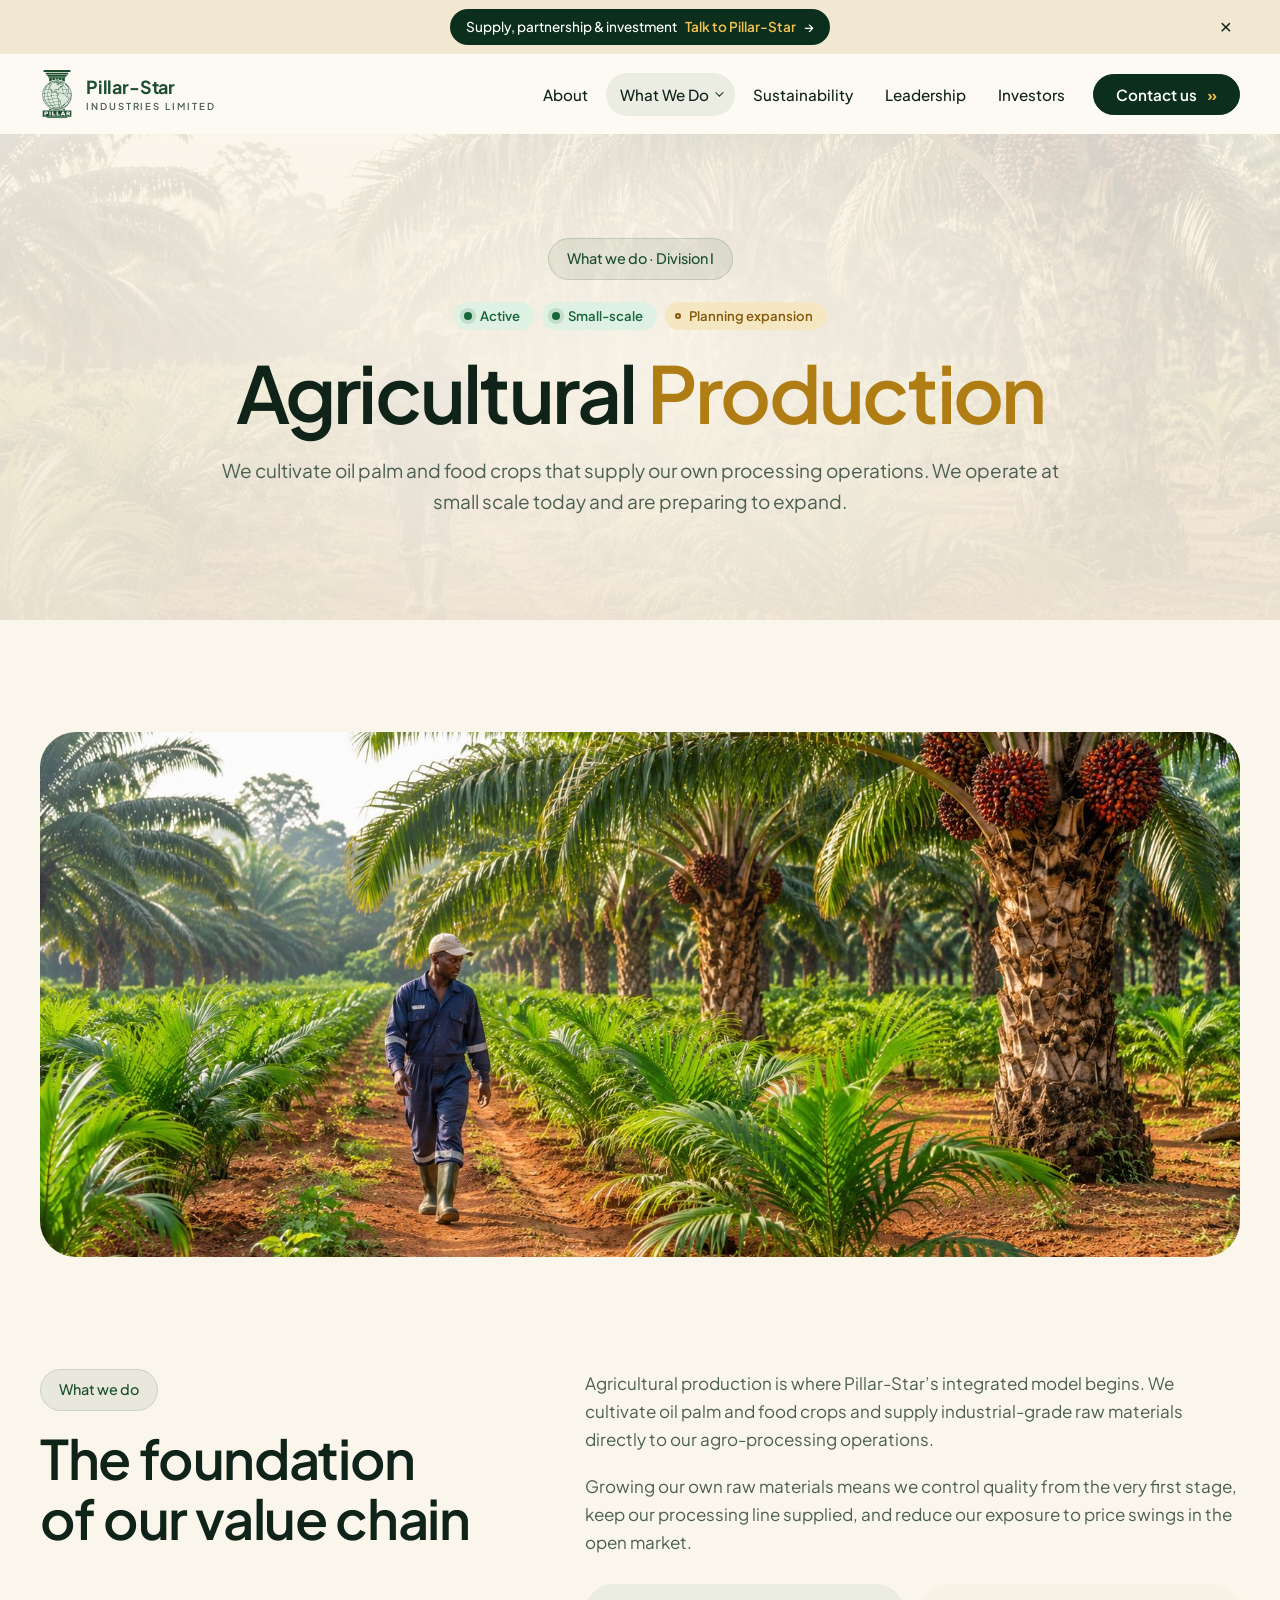
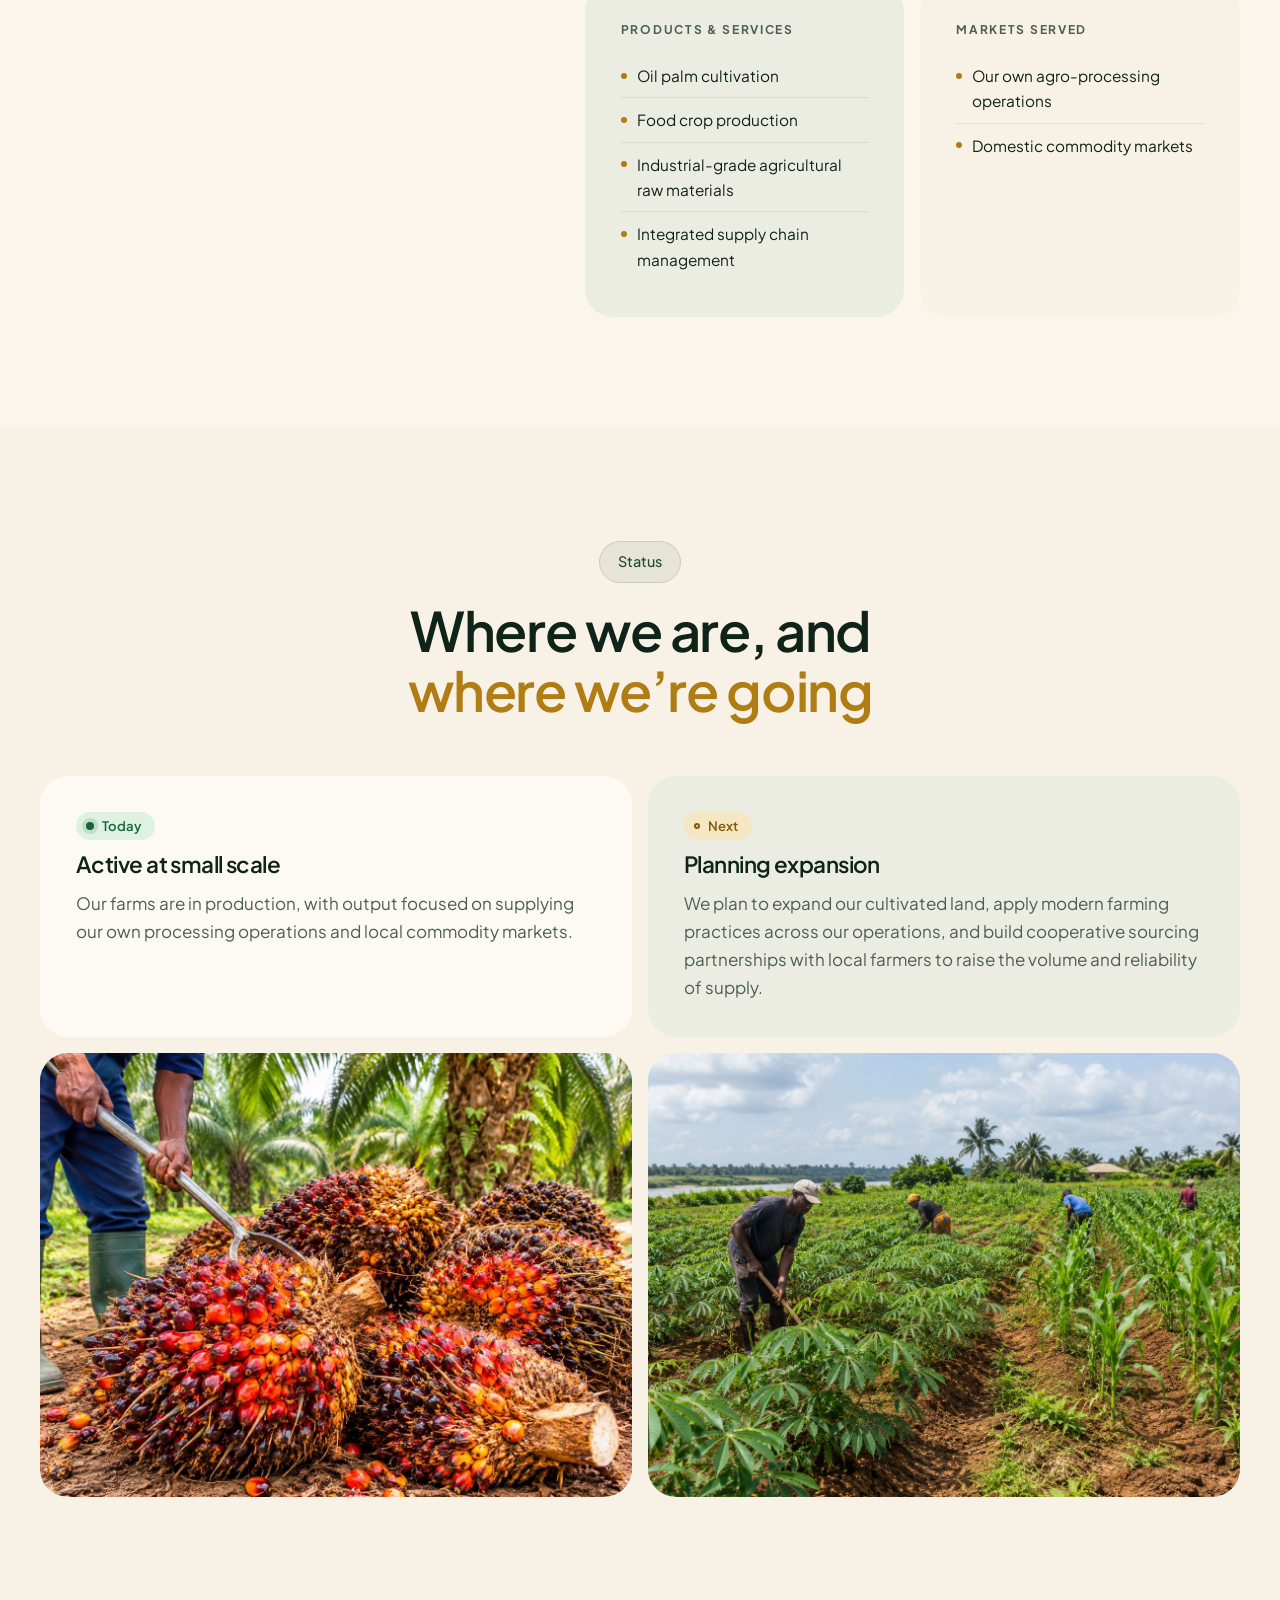
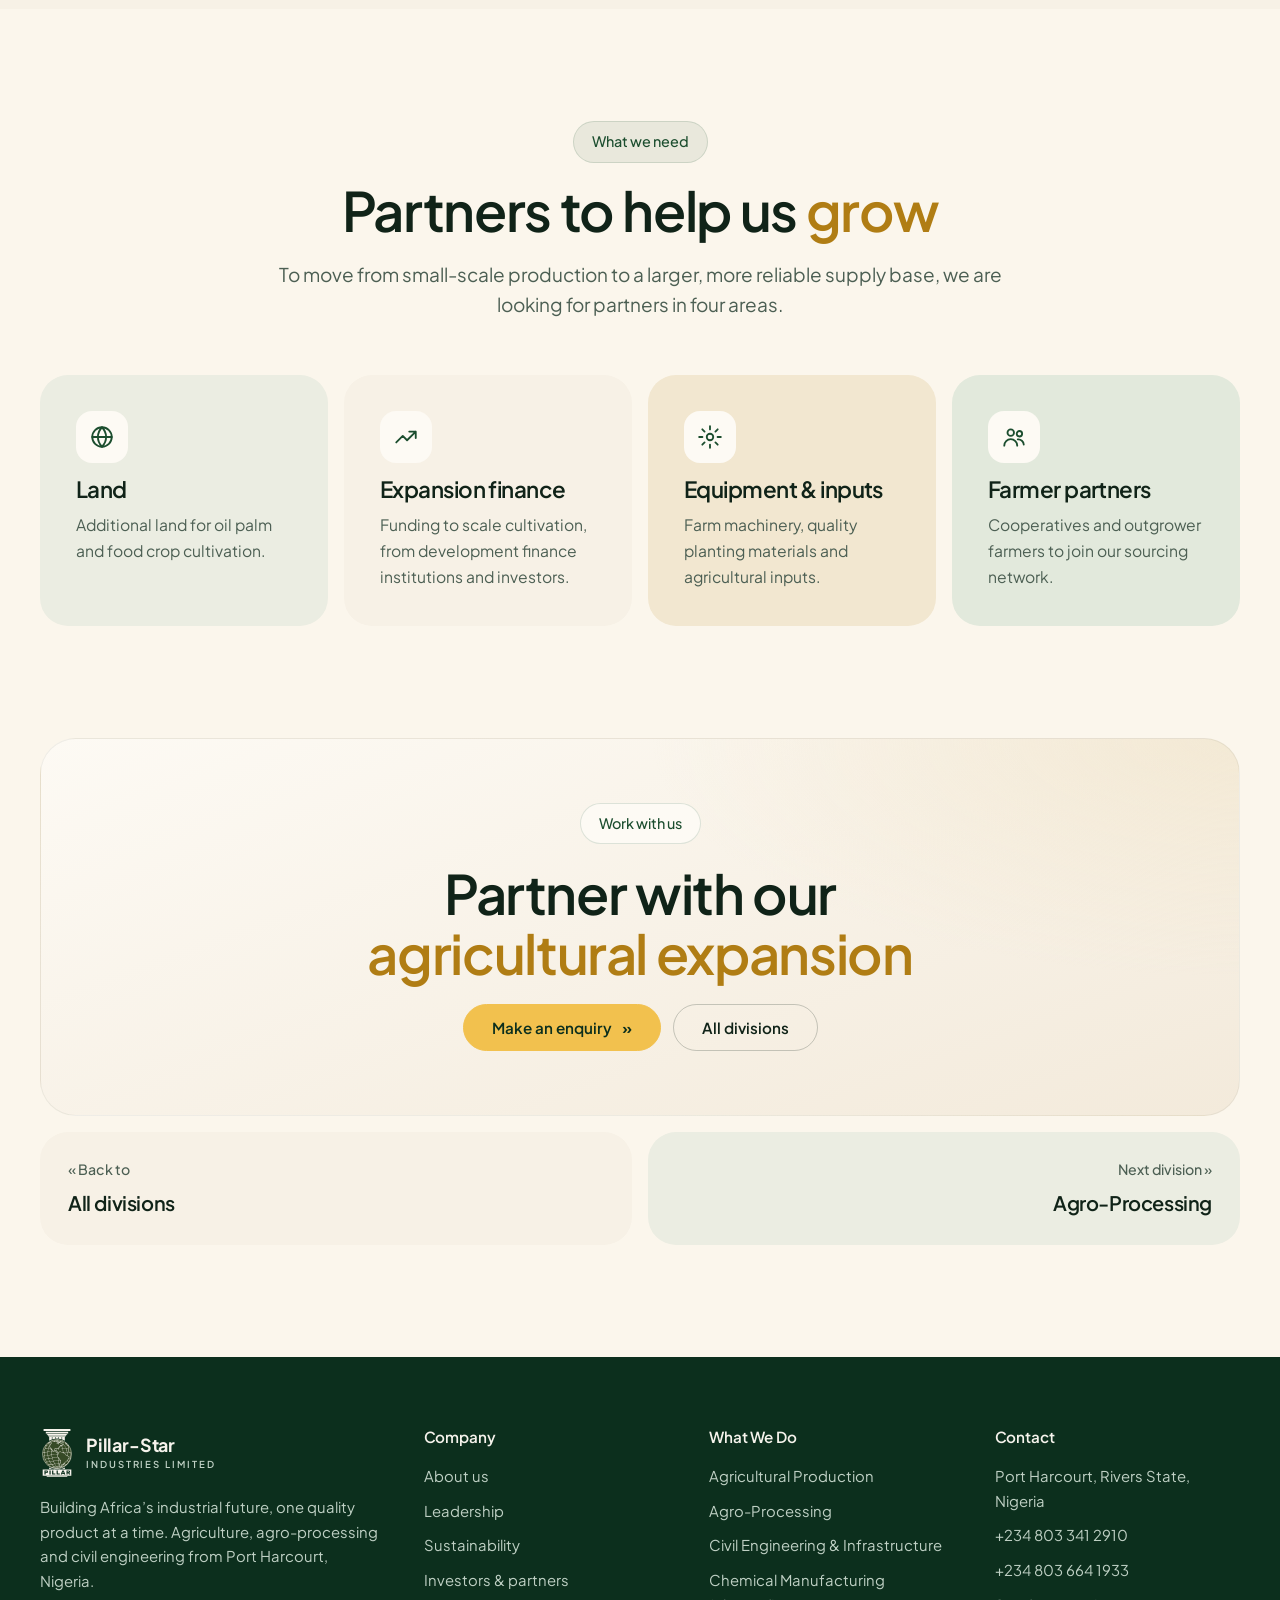
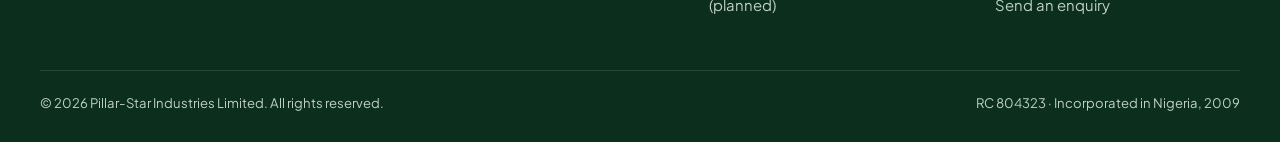
<file: agriculture.html>
<!doctype html>
<html lang="en-NG">
<head>
<meta charset="utf-8">
<meta name="viewport" content="width=device-width, initial-scale=1, viewport-fit=cover">
<meta name="claude:viewport-fit-sides" content="cover">
<title>Agricultural Production | Pillar-Star Industries</title>
<meta name="description" content="Pillar-Star's agricultural production division: oil palm and food crop cultivation, active at small scale and preparing to expand.">
<meta name="theme-color" content="#12361f">
<meta property="og:title" content="Agricultural Production | Pillar-Star Industries"><meta property="og:description" content="Pillar-Star's agricultural production division: oil palm and food crop cultivation, active at small scale and preparing to expand."><meta property="og:type" content="website"><meta property="og:url" content="https://pillarstarindustries.com/agriculture.html"><meta property="og:image" content="https://pillarstarindustries.com/images/og-card.png"><meta name="twitter:card" content="summary_large_image">
<link rel="canonical" href="https://pillarstarindustries.com/agriculture.html">
<link rel="icon" href="favicon.svg" type="image/svg+xml">
<link rel="preconnect" href="https://fonts.googleapis.com"><link rel="preconnect" href="https://fonts.gstatic.com" crossorigin><link rel="stylesheet" href="https://fonts.googleapis.com/css2?family=Plus+Jakarta+Sans:wght@400;500;600;700&display=swap">
<link rel="stylesheet" href="styles.css">
</head>
<body>
<svg width="0" height="0" style="position:absolute" aria-hidden="true"><symbol id="ps-mark" viewBox="0 0 760 1078.8"><path fill="currentColor" d="M80 0H680V46H80ZM130 60H630V98H130ZM145 110H615Q588 124 580 150H180Q172 124 145 110ZM192 162H568V176H192ZM205.0 176H265.4V233.5A346 346 0 0 0 205.0 261.5ZM205.0 858.5A346 346 0 0 0 265.4 886.5V893H205.0ZM277.4 176H337.8V216.6A346 346 0 0 0 277.4 229.6ZM277.4 890.4A346 346 0 0 0 337.8 903.4V893H277.4ZM349.8 176H410.2V215.3A346 346 0 0 0 349.8 215.3ZM422.2 176H482.6V229.6A346 346 0 0 0 422.2 216.6ZM422.2 903.4A346 346 0 0 0 482.6 890.4V893H422.2ZM494.6 176H555.0V261.5A346 346 0 0 0 494.6 233.5ZM494.6 886.5A346 346 0 0 0 555.0 858.5V893H494.6ZM150 1054.8H610V1078.8H150Z"/><path fill="currentColor" fill-rule="evenodd" d="M60.0 905H700.0V1042.8H60.0ZM99.0 971.6L99.0 924.9L122.8 925.0C150.0 925.0 156.0 925.7 164.2 929.7C174.3 934.7 178.3 942.0 178.2 955.3C178.1 967.7 172.9 975.9 162.2 980.7C157.4 982.9 155.0 983.3 142.8 984.0C135.1 984.4 128.3 984.6 127.7 984.5C126.9 984.4 126.6 988.7 126.4 1001.3L126.1 1018.3L112.6 1018.3L99.0 1018.3L99.0 971.6ZM210.9 1017.2C210.7 1016.6 210.6 995.7 210.7 970.7L210.9 925.4L224.5 925.4L238.1 925.4L238.1 971.6L238.1 1017.9L224.7 1018.1C214.5 1018.3 211.2 1018.1 210.9 1017.2ZM270.3 971.6L270.3 924.9L284.1 925.1L298.0 925.4L298.1 960.3L298.2 995.2L320.7 995.7L343.3 996.1L343.5 1007.2L343.8 1018.3L307.1 1018.3L270.3 1018.3L270.3 971.6ZM370.9 971.6L370.9 924.9L384.5 924.9L398.1 924.9L398.1 960.3L398.1 995.7L420.8 995.7L443.5 995.7L443.5 1007.0L443.5 1018.3L407.2 1018.3L370.9 1018.3L370.9 971.6ZM464.3 1018.0C464.3 1017.5 478.2 982.0 487.8 958.0C493.4 944.1 498.6 930.9 499.5 928.8L501.0 924.9L515.4 925.2L529.8 925.4L542.4 956.7C555.0 987.8 565.8 1016.0 565.8 1017.5C565.8 1018.0 559.4 1018.3 551.5 1018.3L537.1 1018.3L534.8 1010.8L532.5 1003.4L515.2 1003.1L498.0 1002.9L495.5 1010.6L492.9 1018.3L478.6 1018.3C470.7 1018.3 464.3 1018.2 464.3 1018.0ZM592.1 971.7L592.1 924.9L611.4 925.0C649.3 925.0 662.1 928.4 668.8 940.5C671.2 944.9 671.4 946.1 671.4 954.0C671.4 964.0 669.9 967.7 663.7 973.4C660.3 976.4 658.1 977.7 652.5 979.7C651.0 980.2 651.3 980.6 654.6 982.2C656.7 983.3 659.6 985.6 661.1 987.4C663.5 990.2 677.6 1013.8 678.9 1017.2C679.3 1018.1 676.1 1018.3 663.6 1018.1L647.9 1017.9L642.7 1008.8C639.8 1003.8 636.0 997.0 634.2 993.7C629.9 985.7 627.8 983.8 622.8 983.6L618.9 983.4L618.4 1000.6L618.0 1017.9L605.0 1018.1L592.1 1018.4L592.1 971.7ZM524.7 979.1C521.1 967.3 515.6 951.2 515.1 951.2C514.8 951.2 512.2 958.4 509.5 967.1L504.4 983.0L515.1 983.0L525.9 983.0L524.7 979.1ZM145.0 964.4C151.8 961.6 153.6 952.9 148.4 947.7C146.2 945.5 145.4 945.3 136.1 945.0L126.2 944.7L126.2 955.2L126.2 965.7L133.9 965.7C138.6 965.7 142.9 965.2 145.0 964.4ZM641.3 963.6C644.6 961.4 646.2 955.8 644.5 952.3C642.5 948.1 638.2 946.7 627.7 946.7L618.4 946.7L618.4 956.3L618.4 965.9L628.6 965.6C636.6 965.3 639.4 964.9 641.3 963.6Z"/><circle cx="380" cy="560" r="330" style="fill:var(--ps-globe, transparent)"/><circle cx="380" cy="560" r="325.5" fill="none" stroke="currentColor" stroke-width="9"/><path fill="currentColor" d="M345.9 882.5C298.4 877.3 250.5 860.9 210.2 835.9C205.1 832.8 200.4 829.6 199.7 828.9C199.0 828.2 199.7 828.4 201.4 829.5C217.0 839.2 248.4 855.0 252.1 855.0C253.9 855.0 268.0 850.4 268.0 849.7C268.0 849.5 264.9 847.7 261.2 845.9C243.7 837.3 224.9 824.8 208.6 811.0L200.5 804.1L187.3 807.1C174.3 810.1 174.2 810.1 172.1 808.4C170.9 807.5 169.9 806.4 169.9 806.1C169.9 805.7 175.4 804.1 182.2 802.5C188.9 800.9 194.4 799.3 194.4 799.0C194.4 798.7 191.6 795.7 188.2 792.4C177.0 781.4 157.8 758.0 149.7 745.6L148.3 743.5L133.1 746.8L118.0 750.1L116.4 748.1C115.5 746.9 114.8 745.8 114.8 745.5C114.8 745.3 121.4 743.6 129.4 741.8C137.4 740.0 144.1 738.4 144.3 738.2C144.4 738.1 142.4 734.2 139.7 729.7C134.4 720.9 119.5 690.9 117.0 684.1C116.2 681.8 115.2 679.7 114.8 679.5C114.4 679.3 107.1 680.8 98.5 683.0C84.0 686.6 82.7 686.8 81.7 685.4C79.2 682.0 79.1 682.1 103.4 675.8C108.5 674.6 112.7 673.4 112.8 673.4C112.9 673.3 112.2 671.3 111.3 668.9C107.2 658.0 100.1 628.7 97.7 612.6C97.0 608.1 96.3 604.3 96.2 604.1C96.0 604.0 88.6 605.6 79.7 607.7C60.6 612.3 60.8 612.3 60.3 609.4C59.7 606.6 59.7 606.6 79.2 601.9C87.4 599.9 94.5 598.0 94.8 597.7C95.1 597.4 94.8 591.5 94.1 584.5C93.3 576.0 92.9 564.1 93.1 548.6L93.3 525.4L91.1 525.7C88.0 526.1 60.7 532.0 59.2 532.5C58.2 532.9 57.9 532.4 57.9 530.0L57.9 526.9L64.2 525.5C67.7 524.7 75.8 523.0 82.2 521.7C93.8 519.3 93.8 519.3 94.2 516.7C94.4 515.2 95.2 508.7 96.0 502.2C97.5 490.0 102.3 465.1 105.1 454.7L106.8 448.8L105.0 448.8C103.0 448.8 83.2 454.1 77.1 456.3C73.8 457.4 73.5 457.4 74.0 456.2C74.3 455.4 74.8 453.9 75.0 452.7C75.6 450.4 76.7 450.0 96.8 444.8L109.1 441.7L112.1 432.8C117.4 416.8 126.0 397.7 135.2 381.4C138.3 375.9 140.5 371.2 140.2 371.1C139.8 371.0 133.4 372.8 126.1 375.3C118.8 377.7 112.6 379.6 112.5 379.4C112.3 379.2 113.3 377.5 114.6 375.7C117.2 372.2 121.3 370.5 141.9 364.4C146.5 363.0 146.9 362.7 151.5 355.5C159.2 343.6 174.2 324.5 175.9 324.6C176.2 324.6 177.4 325.3 178.6 326.2L180.6 327.8L176.7 332.2C168.7 341.2 156.3 358.4 157.1 359.3C157.4 359.6 165.8 358.0 175.8 355.8C192.9 352.0 223.1 346.1 229.0 345.4C231.4 345.1 231.7 345.4 231.9 347.9C232.2 350.6 232.1 350.7 228.0 351.2C220.9 352.2 219.1 352.6 218.3 353.7C215.1 357.9 201.9 392.6 196.6 410.9C194.4 418.5 192.4 425.5 192.1 426.4C191.6 427.9 191.9 428.0 195.4 427.5C202.7 426.3 219.4 424.3 222.1 424.3C224.4 424.3 224.9 424.7 225.3 426.7C225.6 428.1 225.7 429.2 225.6 429.3C225.6 429.4 218.2 430.3 209.3 431.3C200.4 432.3 192.5 433.3 191.7 433.6C190.7 433.9 189.6 437.6 187.6 448.2C183.6 468.6 178.7 505.2 179.7 506.2C179.9 506.4 189.1 505.6 200.2 504.4C211.2 503.3 227.5 501.7 236.4 500.9C245.4 500.2 253.5 499.4 254.5 499.2C256.2 498.8 256.4 497.8 257.5 483.2C258.4 472.1 259.1 467.6 259.9 467.5C260.5 467.5 261.5 467.4 262.3 467.3C263.0 467.3 263.6 466.4 263.6 465.2C263.5 463.5 263.4 463.4 262.6 464.8C260.9 467.8 255.6 466.8 250.4 462.6C247.9 460.6 245.1 458.4 244.2 457.7C243.3 457.1 240.4 453.8 237.7 450.5C233.3 445.2 232.3 443.0 228.2 431.1C225.6 423.8 222.1 414.7 220.4 411.0C209.6 387.5 211.7 367.0 226.0 356.5C228.8 354.4 231.7 352.5 232.3 352.3C233.0 352.1 233.4 349.6 233.5 344.9C233.7 334.1 238.6 324.7 246.9 319.1C253.7 314.5 255.7 310.5 252.6 307.9C251.5 306.9 250.0 307.0 244.5 308.3C237.9 309.9 213.2 317.3 208.0 319.3C202.3 321.5 186.3 325.4 183.2 325.4C179.0 325.4 176.9 323.3 176.9 319.1C176.9 311.8 190.2 300.9 205.7 295.5C213.8 292.7 217.6 290.0 220.5 284.9C225.5 276.1 232.0 273.0 259.2 266.6C281.6 261.4 290.7 262.1 304.5 270.1C307.8 272.0 311.8 273.8 313.5 274.2C315.2 274.6 317.6 275.4 318.9 276.1C322.6 277.9 325.9 277.5 329.2 274.8L332.2 272.3L327.3 271.8C321.4 271.2 313.7 268.0 312.5 265.7C310.0 261.1 315.8 256.3 324.0 256.3C331.2 256.2 333.6 260.7 327.5 262.9C325.3 263.7 325.0 264.0 326.3 264.1C328.8 264.2 333.7 262.4 335.6 260.8C338.1 258.6 344.4 259.1 348.3 261.8C350.1 263.1 352.6 264.1 353.7 264.1C355.7 264.1 355.7 264.1 354.3 262.5C350.8 258.6 354.6 256.3 365.4 255.6C369.8 255.4 374.5 254.6 375.8 254.0C377.1 253.3 380.8 252.8 384.1 252.7C390.8 252.7 393.4 251.8 391.6 250.0C387.9 246.3 392.2 242.7 400.8 242.5C404.5 242.4 408.5 242.1 409.7 241.8C411.9 241.3 411.9 241.2 410.3 240.0C407.7 238.1 409.0 237.7 415.3 238.4C420.9 239.0 421.1 239.1 421.1 241.4C421.1 246.2 413.1 251.0 405.2 251.0C402.6 251.0 402.1 251.3 402.5 252.6C403.6 257.1 394.4 261.9 386.3 261.0C383.5 260.6 381.4 260.9 379.6 261.9C378.1 262.6 374.8 263.3 372.2 263.3C368.3 263.3 367.7 263.5 368.5 264.5C369.1 265.1 369.3 266.3 369.0 267.0C368.6 268.2 369.2 268.3 373.2 267.9C376.6 267.6 378.7 267.8 380.6 268.8C383.0 270.1 383.4 270.1 384.4 268.9C385.1 268.0 386.7 267.6 388.7 267.8C391.1 268.0 392.2 267.6 393.4 266.1C395.3 263.7 401.9 263.3 403.6 265.4C404.6 266.6 405.2 266.4 408.3 264.1C413.7 260.2 419.3 260.6 421.6 265.1C423.3 268.4 422.1 271.5 418.6 272.7C415.3 273.9 413.5 273.3 412.8 271.1C412.5 270.1 411.8 269.7 411.0 270.0C410.3 270.2 408.6 270.0 407.2 269.6C405.5 268.9 404.4 269.0 403.7 269.6C403.2 270.2 400.9 270.9 398.6 271.1L394.4 271.7L399.4 273.1C402.1 274.0 405.2 274.6 406.2 274.6C407.1 274.6 410.8 275.8 414.3 277.2C417.8 278.5 422.3 280.0 424.3 280.3C431.7 281.5 447.8 291.4 448.8 295.3C449.3 297.1 449.3 297.0 451.9 294.7L454.5 292.2L452.8 288.9C451.8 287.1 449.4 283.4 447.5 280.8C437.9 267.8 436.9 265.2 440.7 261.7C443.7 258.8 446.3 259.3 455.8 264.3C472.4 272.9 478.7 278.1 502.0 302.5C506.3 306.9 511.0 311.4 512.4 312.4L515.0 314.3L514.4 304.7C513.4 291.0 511.9 288.1 502.4 281.6C493.9 275.8 489.5 269.0 488.8 260.5C488.5 257.7 488.5 255.4 488.7 255.4C488.9 255.4 490.9 256.0 493.0 256.7C496.6 257.9 497.0 258.4 498.0 262.1C499.2 266.6 503.9 271.7 511.8 277.3C517.1 281.1 521.3 287.2 522.6 293.1C523.9 298.9 523.8 317.7 522.6 320.5C521.3 323.2 517.5 324.9 514.1 324.1C510.5 323.4 496.1 311.2 490.6 304.3C481.2 292.6 458.9 273.8 454.5 273.8C453.9 273.8 455.0 275.8 456.9 278.4C463.9 287.7 465.2 293.8 461.5 299.0C458.8 302.8 453.4 304.4 450.9 302.2C449.9 301.3 449.2 300.0 449.2 299.3C449.2 298.3 448.7 298.4 447.3 299.9C446.3 301.0 445.6 302.0 445.8 302.1C445.9 302.1 448.3 303.3 450.9 304.6C453.5 305.9 459.4 310.2 464.0 314.1C476.6 325.0 481.5 327.9 494.4 332.4C513.1 339.0 524.4 347.2 524.4 354.0C524.4 358.6 522.8 360.7 517.3 363.0C513.5 364.7 511.6 364.9 506.6 364.6C498.9 364.0 497.5 364.4 496.9 367.5C496.2 370.4 494.8 371.7 491.4 372.6C490.0 373.0 489.1 373.8 489.2 374.6C489.5 376.2 483.2 382.7 479.6 384.6C477.7 385.6 475.2 385.9 472.0 385.8C461.4 385.2 456.5 385.5 454.0 386.9C449.5 389.2 444.8 394.6 443.9 398.4C442.2 404.8 440.2 408.5 436.3 412.1C432.8 415.4 421.3 421.7 418.9 421.7C418.3 421.7 416.8 422.7 415.5 423.9L413.1 426.2L418.3 431.7C422.8 436.3 423.7 437.8 424.2 441.3C425.1 447.2 423.5 452.0 420.0 454.1C416.0 456.5 413.9 456.3 405.0 452.3C395.8 448.3 394.2 446.8 389.1 439.1C387.1 435.9 384.6 433.0 383.6 432.7C382.4 432.3 379.0 433.3 374.1 435.3C362.4 440.2 361.3 440.4 353.8 439.2C341.9 437.4 334.4 440.5 328.4 449.8C322.3 459.2 321.8 467.9 327.2 473.7C330.1 476.8 332.7 477.7 338.9 477.7L344.2 477.7L349.4 472.4C357.3 464.4 365.6 461.7 372.0 465.0C377.3 467.7 377.7 473.1 373.5 482.7L370.5 489.5L377.2 490.0C388.4 490.8 393.4 495.0 395.0 505.0C397.5 520.5 397.8 520.7 413.3 522.9L417.2 523.4L423.2 516.7C430.4 508.7 434.1 506.6 441.1 506.6C444.7 506.6 446.5 506.2 446.8 505.4C447.0 504.8 448.7 503.6 450.5 502.7C454.9 500.6 458.4 501.5 465.0 506.3C473.4 512.5 475.4 512.9 490.9 512.2C504.2 511.6 504.3 511.6 509.0 514.0C514.4 516.6 518.1 520.5 518.9 524.2C519.3 526.3 519.8 526.7 521.9 526.7C526.1 526.7 530.6 529.1 535.9 534.2C538.7 536.8 541.1 539.0 541.3 539.0C541.4 539.0 545.8 539.8 551.0 540.7C572.4 544.7 579.1 551.3 581.7 571.0C582.5 576.9 583.4 580.8 584.4 581.9C586.1 583.8 592.0 585.4 597.3 585.4C604.0 585.4 609.3 587.6 616.2 593.3C624.1 599.7 624.2 599.7 631.2 601.6C638.5 603.5 642.7 605.7 647.6 610.1C661.4 622.9 660.2 638.5 644.0 657.2C636.2 666.3 634.7 669.1 631.7 680.4C626.4 700.9 618.3 710.8 602.7 716.1C589.1 720.7 585.3 723.8 579.8 734.5C574.7 744.4 568.0 751.7 557.3 758.9C547.8 765.2 547.9 765.1 551.0 764.3C554.0 763.6 554.1 763.1 547.9 772.4L543.7 778.7L546.1 779.2C547.4 779.5 553.3 780.5 559.2 781.5C569.7 783.2 583.7 786.5 588.8 788.5C591.4 789.5 591.5 789.4 603.2 777.4C609.7 770.7 618.0 761.5 621.7 756.9C628.7 748.3 641.7 730.1 641.7 728.9C641.7 727.8 621.3 724.0 602.1 721.5C599.8 721.2 598.0 720.6 598.0 720.2C598.0 719.9 599.8 718.8 602.1 717.8L606.3 716.1L618.1 718.1C624.6 719.1 633.5 720.8 637.8 721.8C642.1 722.7 645.7 723.5 645.8 723.4C652.5 715.7 676.9 660.6 674.6 658.3C674.3 658.0 668.4 657.5 661.5 657.2C654.5 656.9 648.6 656.4 648.3 656.1C648.0 655.8 648.4 654.5 649.3 653.2L650.8 650.8L664.0 651.5L677.3 652.1L680.5 638.2C687.4 609.2 689.5 589.3 688.7 560.3L688.2 540.9L691.0 540.5C692.5 540.3 693.9 540.2 694.1 540.3C694.2 540.4 694.7 547.7 695.2 556.5C696.6 583.0 694.2 608.4 687.6 637.0C685.9 644.4 684.3 650.9 684.0 651.5C683.8 652.2 685.0 652.8 687.1 653.1C690.6 653.7 690.6 653.7 689.7 656.4C688.8 658.9 688.5 659.1 685.5 658.6L682.2 658.1L679.4 666.6C673.8 683.2 664.3 703.9 654.5 721.2L652.2 725.2L654.8 726.3C657.9 727.6 658.0 727.9 656.2 730.4C655.0 732.0 654.4 732.2 652.0 731.5C650.5 731.1 649.1 730.7 649.0 730.7C648.9 730.7 645.9 734.7 642.4 739.7C632.2 754.1 620.8 767.9 608.9 780.4C602.7 786.8 597.9 792.1 598.1 792.3C598.2 792.4 599.7 793.1 601.2 793.8L604.1 795.2L601.5 797.0C599.1 798.8 598.8 798.9 595.8 797.6C592.1 796.1 592.9 795.7 584.4 803.0C574.6 811.4 557.1 824.1 545.8 830.9C531.8 839.4 532.4 838.8 535.8 840.6C538.0 841.7 539.1 841.8 540.7 841.1C541.9 840.6 542.8 840.3 542.8 840.5C542.8 841.4 520.0 852.9 508.1 858.0C477.9 870.9 446.2 879.1 413.8 882.5C398.0 884.2 361.3 884.2 345.9 882.5ZM364.0 879.9C363.8 879.6 358.9 878.4 353.2 877.2C329.1 872.3 306.8 865.8 287.3 857.9L277.3 853.9L268.7 855.9C264.0 857.0 260.1 858.2 260.1 858.6C260.1 860.0 291.3 869.5 308.7 873.2C328.8 877.6 366.2 882.1 364.0 879.9ZM426.3 872.7C433.7 869.5 442.9 865.1 446.7 862.9C452.4 859.6 454.3 859.0 457.1 859.2C459.0 859.4 460.5 859.9 460.5 860.2C460.5 861.3 453.1 865.8 441.7 871.5C435.9 874.5 431.9 876.8 432.7 876.9C435.1 876.9 459.4 871.9 468.8 869.4C480.3 866.4 501.9 859.1 511.3 855.0C526.9 848.3 532.3 845.8 532.3 845.2C532.3 843.6 518.6 839.0 507.8 837.2C492.8 834.6 494.7 834.2 486.5 841.3C482.6 844.7 477.3 848.9 474.8 850.6C472.3 852.3 470.2 854.1 470.2 854.6C470.2 855.2 469.4 856.3 468.4 857.2C465.8 859.5 453.1 858.6 446.3 855.6C440.6 853.0 433.3 846.6 430.3 841.4C421.7 826.8 426.2 797.8 439.2 783.9L443.1 779.7L442.5 774.2C442.0 769.2 442.2 768.1 444.8 762.6C452.2 746.8 458.8 723.7 458.8 713.4C458.8 704.4 455.7 700.1 442.1 690.2C430.0 681.4 427.6 677.8 421.5 660.2C420.3 656.7 418.2 654.1 410.6 646.7C392.6 629.0 388.9 621.9 391.9 610.3L393.2 604.8L390.1 600.2C383.2 590.2 387.4 577.0 402.7 560.6C410.6 552.1 411.4 549.6 407.5 546.0C405.5 544.0 405.1 544.0 402.5 545.1C391.4 549.7 382.2 544.8 369.0 527.2L363.7 520.2L357.7 519.5C349.6 518.6 343.6 515.7 336.8 509.3C333.6 506.4 330.3 503.9 329.5 503.8C328.6 503.8 323.0 503.7 317.0 503.6C306.5 503.5 305.8 503.4 300.0 500.7C295.1 498.3 294.2 498.1 295.5 499.6C296.4 500.6 297.0 501.4 296.8 501.4C296.6 501.5 288.9 502.2 279.8 503.0L263.1 504.4L262.9 525.0C262.7 541.9 263.8 571.0 264.7 571.9C264.8 572.0 270.2 571.6 276.7 570.9C299.2 568.6 366.7 563.2 386.3 562.1C396.8 561.5 397.5 561.6 397.5 563.1C397.5 566.7 395.0 567.9 387.5 567.9C375.3 567.9 327.0 571.8 271.2 577.2C268.0 577.5 265.3 578.1 265.3 578.5C265.3 581.4 269.4 607.4 271.5 618.2C275.6 638.5 277.5 644.9 279.6 644.9C280.6 644.9 289.6 643.9 299.5 642.7C314.9 640.9 391.7 633.5 395.8 633.5C396.5 633.5 397.7 634.7 398.6 636.2C399.4 637.6 399.9 638.8 399.6 638.8C391.5 638.8 297.0 648.4 282.7 650.6L279.5 651.2L281.6 658.8C284.4 669.2 291.8 690.2 297.2 703.5L301.7 714.5L306.5 714.4C309.1 714.3 320.1 713.4 331.0 712.4C348.6 710.8 369.6 709.2 395.4 707.5L404.2 706.9L404.8 688.4C405.1 678.3 405.4 664.4 405.4 657.5C405.4 650.6 405.7 644.9 406.1 644.9C406.5 644.9 407.9 646.1 409.2 647.4L411.7 650.0L411.4 672.6C411.3 685.1 411.2 697.8 411.1 700.9L411.1 706.6L421.5 706.3C427.2 706.1 437.1 705.7 443.4 705.4C455.5 704.7 457.0 705.1 457.0 708.4C457.0 710.3 456.8 710.3 442.8 710.9C435.0 711.2 424.6 711.7 419.7 712.0L410.9 712.5L410.3 731.0C410.0 741.2 409.5 754.8 409.2 761.2L408.6 772.8L424.7 772.6L440.8 772.3L441.1 775.1L441.4 778.0L427.9 778.0C408.0 778.0 409.2 777.4 408.6 786.6C408.3 790.7 407.8 802.2 407.5 812.0L406.9 829.9L415.3 829.4C420.0 829.2 423.9 829.2 424.1 829.5C424.3 829.8 424.6 831.1 424.9 832.3L425.5 834.6L415.9 835.3L406.3 835.9L406.3 844.8C406.3 849.7 406.0 858.2 405.8 863.7L405.3 873.8L411.7 867.0C415.2 863.3 418.3 860.2 418.6 860.2C420.4 860.3 417.5 866.0 412.7 871.8C409.6 875.5 407.1 878.8 407.1 879.1C407.1 880.3 413.4 878.2 426.3 872.7ZM391.3 874.5C390.1 873.1 386.8 869.5 384.1 866.5C381.3 863.4 375.3 856.1 370.7 850.2C365.0 842.9 361.9 839.5 360.9 839.7C360.1 839.9 352.2 840.9 343.5 841.9C334.7 843.0 327.5 844.1 327.5 844.4C327.5 845.6 345.6 856.5 357.7 862.5C367.7 867.5 389.9 876.5 393.1 876.8C393.3 876.9 392.5 875.8 391.3 874.5ZM367.5 873.7C367.2 873.4 364.1 871.9 360.6 870.4C351.5 866.4 337.3 858.4 326.8 851.4L317.9 845.4L303.6 848.1C295.8 849.5 289.1 851.1 288.7 851.5C287.9 852.2 296.7 855.8 309.9 860.2C327.5 866.1 369.8 876.0 367.5 873.7ZM399.6 861.4C400.6 840.4 400.4 835.5 398.6 836.0C397.8 836.3 391.1 837.0 383.7 837.5C376.4 838.1 370.4 838.9 370.4 839.1C370.4 840.0 381.4 853.9 388.6 862.3C392.3 866.6 395.9 870.8 396.6 871.7C397.4 872.6 398.2 873.3 398.5 873.3C398.8 873.4 399.2 868.0 399.6 861.4ZM456.6 845.3C451.9 838.4 452.6 835.8 461.7 824.9C465.7 820.1 468.2 816.1 469.8 811.8C474.2 800.4 478.0 797.1 488.9 795.0C498.9 793.1 501.7 791.3 501.7 786.6C501.7 783.0 505.3 780.8 512.3 780.2C521.7 779.2 525.5 777.3 529.2 771.5C533.6 764.7 536.7 761.8 547.2 754.8C560.9 745.6 566.6 739.9 571.5 730.4C577.8 718.0 584.2 712.9 598.9 707.9C606.5 705.4 609.7 703.2 613.9 698.0C618.3 692.4 620.1 688.4 623.3 676.3C626.2 665.4 628.1 661.7 635.1 653.7C649.0 637.7 651.2 627.8 642.9 618.6C638.7 614.0 635.1 611.9 627.7 609.8C619.6 607.6 617.3 606.3 611.5 601.2C605.1 595.4 604.2 595.0 594.9 594.1C578.6 592.6 574.2 588.2 572.5 572.0C570.9 556.9 566.6 552.7 549.3 549.6C536.9 547.4 536.0 547.0 529.2 540.7L523.5 535.4L518.3 536.0C514.2 536.5 512.6 536.3 510.9 535.1C508.5 533.6 507.9 529.7 509.7 527.8C511.2 526.3 506.2 521.8 502.0 521.0C500.1 520.6 494.7 520.7 489.9 521.3C476.2 522.7 469.3 521.0 459.7 513.7L454.8 510.0L452.6 512.6C449.5 516.3 446.7 517.2 443.1 515.7C439.3 514.1 435.3 515.9 431.4 520.9C423.3 531.1 419.4 533.3 412.3 531.9C410.2 531.5 406.9 531.2 404.9 531.2C402.5 531.1 399.8 530.2 396.6 528.3C390.6 524.6 387.4 518.8 386.2 509.2C385.0 500.0 383.5 498.7 373.1 498.7C366.6 498.7 365.0 498.4 363.0 496.9C359.9 494.4 360.1 491.8 364.2 481.6C366.1 476.9 367.5 472.7 367.2 472.4C366.2 470.7 360.8 473.8 355.9 478.9C349.9 485.2 345.5 487.0 336.7 486.8C327.5 486.7 318.6 480.8 315.6 472.8C313.3 466.9 314.1 456.8 317.4 450.1C324.6 435.3 338.8 427.8 354.4 430.4L360.3 431.4L369.1 427.7C384.4 421.2 389.5 422.3 396.4 433.6C399.7 439.1 400.8 440.0 406.9 443.3C410.6 445.3 413.9 446.8 414.3 446.5C414.7 446.3 415.0 444.9 415.0 443.4C415.0 441.2 414.0 439.8 410.2 436.2C403.9 430.4 402.9 427.2 405.6 421.7C407.4 418.0 408.3 417.4 418.4 412.5C430.0 406.8 433.0 404.2 433.9 398.9C436.6 384.5 452.6 374.1 467.6 376.9C472.6 377.8 473.3 377.7 476.0 376.1C477.6 375.1 478.9 374.0 478.9 373.7C478.9 372.7 475.4 370.8 474.5 371.4C474.0 371.7 469.6 371.9 464.7 371.9C456.5 371.8 455.6 371.7 453.7 369.7C446.2 362.3 471.7 356.1 481.4 363.0C485.2 365.7 487.6 365.4 488.2 362.1C489.2 357.2 496.1 354.6 504.5 356.1C508.6 356.8 510.0 356.7 512.2 355.6C514.8 354.2 514.9 354.1 513.5 352.5C510.0 348.7 500.5 343.6 491.7 340.7C477.6 336.1 471.1 332.3 458.3 321.1C450.0 313.8 442.3 309.1 436.0 307.6C426.6 305.3 422.9 305.8 422.9 309.4C422.9 310.6 422.1 312.7 421.1 314.1L419.4 316.5L421.6 319.8C424.3 323.9 424.3 325.7 421.5 331.9C417.1 341.6 413.3 341.8 397.7 333.4C391.6 330.1 384.7 326.9 382.3 326.3C377.5 325.0 372.5 320.8 371.6 317.2C370.1 311.2 375.2 303.4 382.8 299.9C386.9 298.1 388.7 297.8 398.4 297.8C407.9 297.8 409.7 297.6 412.0 296.1C414.0 294.7 416.5 294.3 424.2 293.9C433.7 293.5 433.8 293.4 431.2 292.1C429.8 291.3 424.8 289.7 420.3 288.6C415.7 287.5 410.6 285.9 408.9 285.0C407.2 284.1 404.6 283.4 403.0 283.4C398.8 283.4 395.8 281.7 395.8 279.3C395.8 278.2 395.3 277.3 394.8 277.3C394.3 277.3 394.0 277.8 394.3 278.6C395.4 281.4 390.2 283.7 387.0 281.7C386.2 281.1 385.3 281.2 384.4 282.0C380.6 285.2 375.9 287.1 372.1 287.1C364.5 286.9 346.5 278.3 344.1 273.7C343.2 272.0 342.9 272.2 339.9 276.6C336.2 281.8 328.7 286.9 324.6 286.9C323.2 286.9 319.1 285.7 315.5 284.3C311.9 282.8 308.1 281.6 307.1 281.6C306.1 281.6 303.1 280.1 300.4 278.2C289.7 270.8 281.4 270.3 258.3 276.0C234.6 281.8 234.3 282.0 225.8 293.2C222.8 297.1 216.3 301.5 211.0 303.0C203.8 305.2 188.1 314.2 189.4 315.4C189.6 315.7 194.5 314.3 200.2 312.4C232.7 301.5 249.8 297.3 255.0 299.1C265.2 302.4 266.2 315.5 256.9 322.4C250.4 327.3 244.8 333.6 243.6 337.3C243.1 339.3 242.6 344.2 242.6 348.2C242.6 354.5 242.3 355.8 240.7 357.5C239.6 358.6 238.3 359.5 237.8 359.5C237.3 359.5 234.8 361.0 232.3 362.7C220.9 370.6 219.7 387.1 229.1 407.9C230.8 411.7 234.1 420.3 236.4 427.0C240.9 439.9 244.2 445.5 250.7 451.0C252.6 452.7 254.4 454.0 254.5 453.9C254.8 453.5 252.4 444.4 250.8 440.3C249.5 436.8 249.5 436.4 250.9 434.3C252.0 432.5 252.9 432.2 255.5 432.4C258.6 432.6 259.0 433.1 263.0 439.6C270.2 451.7 272.3 456.4 272.3 460.3C272.3 468.0 277.8 474.5 293.9 486.1C305.6 494.5 308.5 495.6 319.3 494.8C331.2 494.0 335.0 495.2 342.0 501.9C348.8 508.4 352.6 510.2 360.8 510.9C368.5 511.5 369.4 512.1 375.1 519.7C382.0 529.0 384.8 532.2 388.9 535.1C393.6 538.6 394.2 538.7 399.6 536.3C407.9 532.7 417.0 538.6 419.0 548.8C419.8 553.4 417.2 558.6 410.1 566.0C402.9 573.5 398.1 581.2 396.6 587.2C395.6 591.6 395.6 591.7 398.8 596.4C402.3 601.4 402.4 602.8 400.5 614.5C399.5 620.3 403.3 626.3 415.4 638.4C426.8 649.8 429.5 653.8 432.9 664.6C435.4 672.6 438.3 675.9 452.0 686.4C468.3 699.0 470.7 705.5 466.7 726.4C464.7 736.4 458.2 756.5 454.3 764.1C452.1 768.6 451.8 769.9 452.0 776.1L452.2 783.0L448.0 787.5C436.9 799.4 431.8 823.0 437.8 835.3C441.4 842.9 450.7 849.5 457.7 849.7C459.6 849.7 459.6 849.6 456.6 845.3ZM295.5 844.0C303.7 842.3 310.5 840.8 310.6 840.6C310.8 840.4 307.9 837.8 304.1 834.8C292.9 825.7 278.6 812.8 268.4 802.6C261.2 795.3 258.4 793.0 257.1 793.2C256.1 793.4 245.0 795.5 232.5 797.7C220.0 800.0 209.4 802.1 209.1 802.5C207.8 803.6 231.8 821.8 247.8 831.8C255.9 836.9 278.1 847.9 279.4 847.5C280.1 847.3 287.4 845.7 295.5 844.0ZM474.2 843.9C481.9 838.0 485.0 835.4 485.0 834.8C485.0 834.5 481.5 833.9 477.2 833.6L469.3 833.0L470.8 830.4L472.3 827.8L482.1 828.4L491.8 829.0L494.7 826.4C502.4 819.6 531.4 786.2 531.4 784.1C531.4 783.7 529.7 784.3 527.5 785.5C525.0 786.9 521.6 787.9 517.7 788.2L511.7 788.7L509.5 793.2C506.9 798.5 501.0 801.9 492.2 803.3C484.6 804.5 482.4 806.3 478.8 814.7C476.9 819.4 473.7 824.5 469.5 829.8C466.0 834.1 463.2 838.1 463.2 838.5C463.2 839.4 468.7 847.0 469.4 847.1C469.8 847.1 471.9 845.7 474.2 843.9ZM342.6 836.3C350.7 835.2 357.5 834.0 357.7 833.8C358.0 833.5 355.3 828.8 351.7 823.4C345.7 814.0 340.6 805.6 331.9 790.4L328.2 783.9L324.1 784.4C321.9 784.7 317.7 785.2 314.8 785.4C300.5 786.9 269.2 791.3 268.4 792.1C266.8 793.6 292.8 818.3 311.2 832.6C319.8 839.3 320.0 839.4 323.9 838.8C326.1 838.5 334.5 837.4 342.6 836.3ZM541.4 827.0C557.2 816.9 561.2 814.0 575.6 802.6L586.0 794.2L583.0 793.0C578.7 791.2 563.1 787.8 550.5 785.9L539.7 784.3L537.8 786.6C536.7 787.9 533.0 792.4 529.6 796.8C522.1 806.3 501.8 828.7 500.7 828.7C500.3 828.7 499.9 829.1 499.9 829.5C499.9 829.9 503.3 830.8 507.5 831.4C511.7 832.0 517.5 833.2 520.4 834.0C523.4 834.9 526.2 835.6 526.7 835.7C527.2 835.7 533.9 831.8 541.4 827.0ZM384.4 831.7C392.8 830.9 399.9 830.0 400.2 829.7C400.5 829.4 401.1 817.8 401.4 804.0L402.0 778.8L398.6 778.8C389.3 778.8 337.1 782.9 336.3 783.7C335.6 784.4 349.5 808.4 359.7 824.1C363.9 830.5 366.1 833.1 367.3 833.1C368.3 833.1 376.0 832.5 384.4 831.7ZM218.1 794.7C225.0 793.3 236.0 791.2 242.4 790.1C248.7 789.0 254.0 787.8 254.0 787.5C254.0 787.2 251.2 783.6 247.9 779.6C239.5 769.2 227.2 751.9 221.1 741.4C217.7 735.6 215.3 732.5 214.4 732.5C209.7 732.4 157.1 741.4 156.1 742.5C155.5 743.0 165.0 756.2 173.4 766.5C184.9 780.5 201.2 797.2 203.5 797.2C204.5 797.2 211.1 796.1 218.1 794.7ZM283.7 783.7C292.6 782.5 305.4 780.9 312.2 780.1C318.9 779.3 324.5 778.5 324.7 778.4C324.8 778.3 320.8 769.8 315.7 759.7C310.6 749.6 304.7 737.2 302.5 732.3C300.2 727.3 298.1 722.8 297.7 722.3C296.8 721.3 290.1 722.0 251.5 727.2C237.4 729.1 225.3 730.7 224.6 730.7C223.9 730.7 223.3 731.1 223.3 731.5C223.3 734.7 242.5 762.7 255.7 778.8C261.8 786.2 262.5 786.8 264.9 786.3C266.3 786.1 274.8 784.9 283.7 783.7ZM358.6 775.8C367.7 775.0 381.0 774.1 388.1 773.7C395.2 773.4 401.4 772.7 401.8 772.2C402.7 771.3 404.6 713.9 403.7 713.0C403.0 712.2 369.4 714.5 336.2 717.6C326.4 718.6 315.4 719.6 311.9 719.9C308.4 720.2 305.4 720.7 305.2 721.0C304.7 721.8 313.5 740.7 323.6 760.9L332.3 778.1L337.1 777.6C339.8 777.3 349.4 776.5 358.6 775.8ZM540.5 772.6L542.1 769.6L540.2 771.8C537.6 774.9 536.0 777.9 537.6 776.5C538.3 775.9 539.6 774.2 540.5 772.6ZM167.8 734.2C175.5 732.8 188.4 730.6 196.6 729.3C204.8 728.0 211.7 726.8 211.8 726.7C212.0 726.5 210.8 723.7 209.1 720.4C203.7 710.0 195.2 689.7 191.1 677.1L187.2 664.9L183.1 665.5C172.6 667.0 122.8 676.9 122.1 677.6C119.9 679.8 149.4 736.8 152.8 736.8C153.4 736.8 160.2 735.7 167.8 734.2ZM249.6 721.5C261.9 719.9 276.8 717.9 282.7 717.2C288.7 716.5 293.8 715.7 294.0 715.4C294.3 715.2 291.9 708.4 288.8 700.3C283.3 686.3 276.2 665.0 274.0 656.1C273.3 653.2 272.5 651.9 271.6 651.9C269.7 651.9 261.4 653.1 230.8 657.7C196.0 662.9 194.4 663.2 194.4 664.7C194.4 669.6 204.7 696.1 213.7 714.4L219.3 725.6L223.3 725.1C225.5 724.8 237.3 723.2 249.6 721.5ZM146.7 666.4C160.2 663.8 173.8 661.2 176.9 660.7C186.3 659.1 185.7 660.0 183.3 651.2C179.7 637.7 176.0 616.1 173.8 595.2C173.3 589.8 173.2 589.7 170.9 590.1C169.6 590.4 159.0 592.2 147.3 594.1C129.0 597.2 106.8 601.4 103.8 602.4C101.3 603.2 108.9 639.9 116.2 662.7C118.7 670.4 119.5 672.0 120.7 671.7C121.6 671.4 133.2 669.1 146.7 666.4ZM210.6 654.9C231.7 651.6 265.9 646.7 268.4 646.7C271.1 646.7 271.1 646.6 268.0 633.3C265.0 620.9 260.4 594.7 259.5 585.4C259.2 582.0 258.7 579.1 258.4 578.9C257.4 578.4 198.7 585.5 184.4 587.9C181.0 588.5 180.9 588.6 180.6 592.1C180.0 599.8 185.3 632.5 189.8 649.5C192.0 657.9 192.1 658.1 194.3 657.6C195.6 657.4 202.9 656.2 210.6 654.9ZM116.3 593.7C122.4 592.5 136.7 590.0 148.0 588.0C159.4 586.1 169.4 584.3 170.4 584.1C172.1 583.7 172.2 583.2 172.1 548.7C172.1 515.3 172.0 513.6 170.5 513.6C168.9 513.6 120.0 520.7 108.0 522.6C104.6 523.2 101.3 524.1 100.7 524.7C99.4 526.0 99.4 568.6 100.8 583.9C102.1 597.9 100.4 596.8 116.3 593.7ZM607.9 585.9L605.2 585.1L605.3 564.4C605.3 553.1 605.1 540.0 604.7 535.4L603.9 527.0L600.0 526.4C597.8 526.1 579.1 525.9 558.5 525.9L521.1 525.9L520.6 523.9C520.3 522.8 520.1 521.6 520.1 521.3C520.1 520.9 538.8 520.6 561.6 520.6L603.2 520.6L602.8 518.2C602.5 516.9 601.7 512.1 601.0 507.5C597.6 486.7 588.9 454.4 582.7 439.9C581.4 436.7 581.1 436.6 577.2 436.6C568.7 436.7 511.4 440.5 510.9 441.0C510.6 441.3 511.2 445.5 512.2 450.4C515.7 468.1 519.2 498.8 519.2 512.6L519.2 520.1L516.2 517.2L513.3 514.4L512.2 501.1C511.0 485.4 508.5 466.5 505.8 451.9L503.9 441.4L496.0 441.7C491.6 441.8 475.0 442.9 458.9 444.1C422.3 446.8 425.5 446.8 425.5 443.6C425.5 441.2 425.8 441.0 428.4 440.9C433.8 440.9 501.1 435.7 501.5 435.3C502.1 434.7 500.3 426.5 496.7 414.3C495.0 408.5 493.2 402.4 492.7 400.8C492.3 399.2 490.5 394.3 488.9 389.9L485.9 382.0L488.2 379.6L490.6 377.1L493.0 383.2C496.1 390.8 504.4 416.9 507.1 427.3L509.1 435.1L519.2 434.6C537.9 433.6 578.3 431.1 578.5 430.9C579.0 430.5 571.4 414.7 566.1 405.1C557.7 389.9 538.2 361.7 529.2 351.5C524.3 346.0 523.2 344.0 524.4 342.5C526.2 340.3 528.0 341.0 531.3 344.8C553.6 370.7 570.2 396.2 582.5 423.2C586.3 431.8 582.3 431.0 615.0 429.1C627.5 428.4 638.2 428.0 638.8 428.2C639.5 428.4 640.0 429.6 640.0 430.8C640.0 433.6 640.0 433.6 611.5 434.9C599.0 435.4 588.7 435.9 588.6 436.1C588.4 436.2 589.6 439.6 591.0 443.6C598.9 465.0 605.6 491.7 608.5 512.8L609.6 520.3L621.9 520.9C628.7 521.2 637.9 521.5 642.4 521.5C650.0 521.5 650.5 521.6 651.9 523.7C652.7 524.9 653.1 526.2 652.8 526.5C652.4 526.8 642.7 527.0 631.1 526.8C611.7 526.6 610.0 526.7 610.5 528.0C611.4 530.4 612.1 574.0 611.4 580.6L610.6 586.7L607.9 585.9ZM212.8 578.5C228.0 576.6 244.4 574.6 249.4 574.0C257.0 573.1 258.3 572.7 257.9 571.5C257.0 568.5 255.6 537.0 255.8 521.7C255.9 512.9 255.8 505.5 255.5 505.3C255.2 504.9 229.5 507.2 207.1 509.7C200.4 510.4 191.8 511.2 188.0 511.6C184.2 511.9 180.7 512.6 180.1 513.2C178.5 514.8 177.7 543.1 178.7 564.8C179.1 574.4 179.5 582.5 179.5 582.6C179.5 582.8 180.8 582.7 182.4 582.4C184.0 582.1 197.6 580.4 212.8 578.5ZM700.5 540.6C697.6 538.0 697.5 538.0 691.3 538.7C674.4 540.7 668.4 538.6 656.5 526.8C633.2 503.6 627.0 484.4 636.0 463.3C643.6 445.4 644.0 436.0 637.9 422.0C631.9 408.4 630.9 398.6 634.7 391.1C636.6 387.4 646.8 377.7 648.0 378.4C648.4 378.7 649.7 380.4 650.8 382.1L652.8 385.3L647.3 390.6C642.5 395.1 641.7 396.4 641.7 399.0C641.7 404.0 644.0 413.1 646.8 419.2C653.3 433.5 653.1 446.7 646.1 462.8C640.3 476.1 639.7 481.8 643.0 491.2C647.0 502.5 662.7 522.4 671.8 527.6C676.7 530.5 683.8 531.1 691.4 529.3C694.0 528.7 696.4 528.8 699.0 529.4L702.8 530.4L703.4 536.5C703.8 539.9 703.9 542.7 703.7 542.9C703.6 543.1 702.1 542.0 700.5 540.6ZM111.1 516.2C114.1 515.7 129.0 513.5 144.3 511.4C161.8 508.9 172.3 507.1 172.7 506.4C173.1 505.8 173.4 503.7 173.4 501.8C173.5 492.8 178.3 459.2 182.1 442.0L183.7 434.7L178.8 435.2C172.4 436.0 124.4 444.0 118.6 445.3L114.2 446.3L110.9 458.7C106.4 476.2 100.8 508.8 100.8 517.4C100.8 517.8 101.9 517.9 103.2 517.6C104.5 517.4 108.0 516.7 111.1 516.2ZM276.7 497.4C281.3 497.1 286.3 496.6 288.0 496.2L290.9 495.6L283.4 489.7C279.3 486.5 273.4 481.0 270.2 477.6C264.7 471.6 264.5 471.5 264.4 473.9C264.4 475.3 264.0 481.1 263.6 486.9C263.2 492.7 263.1 497.7 263.3 498.1C263.6 498.5 264.8 498.6 266.1 498.4C267.3 498.2 272.1 497.7 276.7 497.4ZM134.5 436.6C142.7 435.2 157.2 432.8 166.8 431.3C176.4 429.9 184.5 428.4 184.9 428.0C185.2 427.7 186.1 424.6 186.9 421.3C190.4 406.9 199.8 380.1 207.4 362.4C209.3 357.9 210.7 354.3 210.4 354.3C206.2 354.3 151.8 366.8 150.5 368.1C150.2 368.5 147.3 373.3 144.1 378.8C133.8 396.4 125.9 413.1 119.9 429.8C116.0 440.8 116.1 440.3 118.1 439.7C118.9 439.5 126.3 438.1 134.5 436.6ZM619.8 382.0C617.7 380.8 614.1 379.4 612.0 378.7C603.9 376.3 598.4 368.3 599.5 360.4C599.9 357.2 599.6 356.5 596.8 353.6C593.0 349.6 591.8 346.6 592.4 342.6C592.7 340.9 592.7 338.5 592.4 337.3L591.8 335.1L588.7 337.2C582.6 341.4 576.4 342.2 571.9 339.4C567.1 336.5 566.2 331.3 568.7 321.7L570.0 316.5L567.6 313.4C563.0 307.7 562.3 306.0 561.3 299.5C560.8 295.9 560.3 292.6 560.3 292.1C560.3 291.6 562.7 292.8 565.6 294.8C569.7 297.6 570.8 298.8 570.8 300.6C570.8 302.1 572.3 304.5 575.2 307.6C577.6 310.3 579.6 312.7 579.6 313.1C579.6 313.5 580.7 314.1 582.0 314.4C583.3 314.8 587.2 317.2 590.6 319.8C598.6 325.9 602.9 333.7 602.0 340.5C601.4 344.3 601.6 344.9 604.4 347.9C608.8 352.9 609.6 354.9 609.0 359.6C608.2 365.5 609.5 367.8 614.9 370.0C617.4 371.0 621.2 372.8 623.4 374.0C628.0 376.4 628.6 376.2 628.6 372.3C628.5 368.7 625.8 362.9 621.6 357.6C617.7 352.7 617.3 350.7 619.8 348.2C622.5 345.6 623.4 345.9 627.9 351.5C638.6 364.7 641.0 376.9 634.1 382.3C630.9 384.8 624.9 384.6 619.8 382.0ZM583.3 330.5C586.5 329.3 586.4 328.7 582.1 325.0C577.9 321.5 577.8 321.5 576.9 326.4C575.8 332.6 576.5 333.1 583.3 330.5ZM412.8 328.0C414.1 325.5 414.1 325.1 412.4 322.4C410.0 318.6 410.2 314.4 412.8 310.1C415.7 305.3 415.7 304.2 412.6 305.4C411.3 305.9 405.3 306.4 399.3 306.5C387.6 306.6 383.7 307.7 381.7 311.4C380.0 314.6 381.5 316.4 387.3 318.4C390.3 319.3 396.8 322.5 401.9 325.4C406.9 328.2 411.2 330.6 411.3 330.6C411.4 330.6 412.1 329.5 412.8 328.0ZM375.1 278.0C378.8 276.3 377.7 275.4 372.8 276.0C367.5 276.7 366.9 277.0 368.6 278.2C370.4 279.3 372.5 279.2 375.1 278.0ZM362.0 272.3L363.7 270.0L361.5 270.6C360.4 270.9 358.3 271.1 357.0 271.1C354.2 271.1 354.5 272.6 357.5 273.8C360.2 274.8 360.1 274.8 362.0 272.3Z"/></symbol></svg>
<div class="announce" id="announce"><div class="wrap"><a href="investors.html"><span class="ann-long">Supply, partnership &amp; investment</span> <b>Talk to Pillar-Star</b> <span aria-hidden="true">→</span></a><button type="button" aria-label="Dismiss" id="announce-close">×</button></div></div>
<header class="site-header"><div class="wrap nav">
<a class="brand" href="index.html" aria-label="Pillar-Star Industries Limited, home"><svg class="" viewBox="0 0 760 1078.8" width="760" height="1079" aria-hidden="true"><use href="#ps-mark"/></svg><span class="brand-text"><span class="brand-name">Pillar-Star</span><span class="brand-sub">Industries Limited</span></span></a>
<button class="nav-toggle" aria-label="Menu" aria-expanded="false" aria-controls="nav-links"><span></span><span></span><span></span></button>
<nav class="nav-links" id="nav-links" aria-label="Main"><a href="about.html">About</a><div class="dd"><button class="dd-btn" type="button" aria-expanded="false" aria-current="page">What We Do</button><div class="dd-panel"><span class="dd-head">Our divisions</span><a href="agriculture.html" aria-current="page"><span class="icon"><svg viewBox="0 0 24 24" aria-hidden="true"><path d="M5 19c0-8 6-14 14-14 0 8-6 14-14 14Z"/><path d="M5 19l7-7"/></svg></span><b>Agricultural Production</b><small>Active · expanding</small></a><a href="agro-processing.html"><span class="icon"><svg viewBox="0 0 24 24" aria-hidden="true"><path d="M12 3s6 6.5 6 11a6 6 0 0 1-12 0c0-4.5 6-11 6-11Z"/><path d="M9.5 14.5a2.6 2.6 0 0 0 2.5 2.5"/></svg></span><b>Agro-Processing</b><small>Active · expanding</small></a><a href="engineering.html"><span class="icon"><svg viewBox="0 0 24 24" aria-hidden="true"><path d="M3 21h18M4 10h16M12 3l9 5H3l9-5ZM6 10v8M10 10v8M14 10v8M18 10v8"/></svg></span><b>Civil Engineering &amp; Infrastructure</b><small>Active</small></a><a href="chemicals.html"><span class="icon"><svg viewBox="0 0 24 24" aria-hidden="true"><path d="M9 3h6M10 3v6l-5 9a2 2 0 0 0 1.8 3h10.4a2 2 0 0 0 1.8-3l-5-9V3"/><path d="M7.5 15h9"/></svg></span><b>Chemical Manufacturing</b><small>Planned · future division</small></a><a class="dd-all" href="divisions.html">All divisions overview <span>»</span></a></div></div><a href="sustainability.html">Sustainability</a><a href="leadership.html">Leadership</a><a href="investors.html">Investors</a><a class="btn" href="contact.html">Contact us <span class="chev">»</span></a></nav>
</div></header>
<main id="main">
<section class="page-hero">
  <div class="hero-photo" aria-hidden="true"><img src="images/agri-hero.jpg" alt=""></div>
  <div class="wrap">
    <span class="pill">What we do · Division I</span>
    <div class="badges"><span class="status status-active">Active</span><span class="status status-active">Small-scale</span><span class="status status-planned">Planning expansion</span></div>
    <h1>Agricultural <span class="hl">Production</span></h1>
    <p class="lede">We cultivate oil palm and food crops that supply our own processing operations. We operate at small scale today and are preparing to expand.</p>
  </div>
</section>

<section class="section bg-white" style="padding-bottom:0">
  <div class="wrap"><figure class="media wide"><span class="media-mark" aria-hidden="true"><svg viewBox="0 0 24 24"><path d="M5 19c0-8 6-14 14-14 0 8-6 14-14 14Z"/><path d="M5 19l7-7"/></svg></span><img src="images/agri-hero.jpg" alt="Oil palm plantation" loading="lazy"></figure></div>
</section>

<section class="section bg-white">
  <div class="wrap split">
    <div class="head">
      <span class="pill">What we do</span>
      <h2 class="h-lg">The foundation of our value chain</h2>
    </div>
    <div style="display:grid;gap:28px">
      <div class="prose">
        <p>Agricultural production is where Pillar-Star’s integrated model begins. We cultivate oil palm and food crops and supply industrial-grade raw materials directly to our agro-processing operations.</p>
        <p>Growing our own raw materials means we control quality from the very first stage, keep our processing line supplied, and reduce our exposure to price swings in the open market.</p>
      </div>
      <div class="cards cards-2" style="margin-top:0">
        <div class="card t-sage"><span class="label">Products &amp; services</span><ul class="list"><li>Oil palm cultivation</li><li>Food crop production</li><li>Industrial-grade agricultural raw materials</li><li>Integrated supply chain management</li></ul></div>
        <div class="card t-cream"><span class="label">Markets served</span><ul class="list"><li>Our own agro-processing operations</li><li>Domestic commodity markets</li></ul></div>
      </div>
    </div>
  </div>
</section>

<section class="section bg-cream">
  <div class="wrap">
    <div class="head center">
      <span class="pill">Status</span>
      <h2 class="h-lg">Where we are, and <span class="hl">where we’re going</span></h2>
    </div>
    <div class="status-card">
      <div class="t-white"><span class="status status-active" style="justify-self:start">Today</span><h3>Active at small scale</h3><p>Our farms are in production, with output focused on supplying our own processing operations and local commodity markets.</p></div>
      <div class="t-sage"><span class="status status-planned" style="justify-self:start">Next</span><h3>Planning expansion</h3><p>We plan to expand our cultivated land, apply modern farming practices across our operations, and build cooperative sourcing partnerships with local farmers to raise the volume and reliability of supply.</p></div>
    </div>
    <div class="gallery" style="margin-top:16px">
      <figure class="media "><span class="media-mark" aria-hidden="true"><svg viewBox="0 0 24 24"><path d="M5 19c0-8 6-14 14-14 0 8-6 14-14 14Z"/><path d="M5 19l7-7"/></svg></span><img src="images/agri-1.jpg" alt="Harvesting oil palm fruit" loading="lazy"></figure>
      <figure class="media tone-sand"><span class="media-mark" aria-hidden="true"><svg viewBox="0 0 24 24"><path d="M3 11h18a9 9 0 0 1-18 0Z"/><path d="M12 3v4M8 5v2M16 5v2"/></svg></span><img src="images/agri-2.jpg" alt="Food crop farming" loading="lazy"></figure>
    </div>
  </div>
</section>

<section class="section bg-white">
  <div class="wrap">
    <div class="head center">
      <span class="pill">What we need</span>
      <h2 class="h-lg">Partners to help us <span class="hl">grow</span></h2>
      <p class="lede">To move from small-scale production to a larger, more reliable supply base, we are looking for partners in four areas.</p>
    </div>
    <div class="cards cards-4">
      <div class="card t-sage need"><span class="icon"><svg viewBox="0 0 24 24" aria-hidden="true"><circle cx="12" cy="12" r="9"/><path d="M3 12h18M12 3c2.5 2.7 3.8 5.7 3.8 9S14.5 18.3 12 21c-2.5-2.7-3.8-5.7-3.8-9S9.5 5.7 12 3Z"/></svg></span><h3>Land</h3><p>Additional land for oil palm and food crop cultivation.</p></div>
      <div class="card t-cream need"><span class="icon"><svg viewBox="0 0 24 24" aria-hidden="true"><path d="M3 17l6-6 4 4 8-8M15 7h6v6"/></svg></span><h3>Expansion finance</h3><p>Funding to scale cultivation, from development finance institutions and investors.</p></div>
      <div class="card t-sand need"><span class="icon"><svg viewBox="0 0 24 24" aria-hidden="true"><circle cx="12" cy="12" r="3"/><path d="M12 2v3M12 19v3M4.9 4.9l2.1 2.1M17 17l2.1 2.1M2 12h3M19 12h3M4.9 19.1 7 17M17 7l2.1-2.1"/></svg></span><h3>Equipment &amp; inputs</h3><p>Farm machinery, quality planting materials and agricultural inputs.</p></div>
      <div class="card t-mint need"><span class="icon"><svg viewBox="0 0 24 24" aria-hidden="true"><circle cx="9" cy="8" r="3"/><path d="M3 20c0-3.3 2.7-6 6-6s6 2.7 6 6"/><circle cx="17" cy="9" r="2.5"/><path d="M15.5 14.2A5 5 0 0 1 21 19"/></svg></span><h3>Farmer partners</h3><p>Cooperatives and outgrower farmers to join our sourcing network.</p></div>
    </div>
  </div>
</section>

<section class="section bg-white" style="padding-top:0">
  <div class="wrap" style="display:grid;gap:16px">
    <div class="cta-card card-milk">
      <span class="pill" style="background:var(--white)">Work with us</span>
      <h2>Partner with our <span class="hl">agricultural expansion</span></h2>
      <div class="actions"><a class="btn btn-gold" href="contact.html">Make an enquiry <span class="chev">»</span></a><a class="btn btn-outline" href="divisions.html">All divisions</a></div>
    </div>
    <nav class="pager" aria-label="Divisions"><a href="divisions.html"><small>« Back to</small><b>All divisions</b></a><a class="next" href="agro-processing.html"><small>Next division »</small><b>Agro-Processing</b></a></nav>
  </div>
</section>

</main>
<footer class="site-footer"><div class="wrap top">
<div class="f-brand"><a class="brand" href="index.html" aria-label="Pillar-Star Industries Limited, home"><svg class="" viewBox="0 0 760 1078.8" width="760" height="1079" aria-hidden="true"><use href="#ps-mark"/></svg><span class="brand-text"><span class="brand-name">Pillar-Star</span><span class="brand-sub">Industries Limited</span></span></a>
<p>Building Africa’s industrial future, one quality product at a time. Agriculture, agro-processing and civil engineering from Port Harcourt, Nigeria.</p></div>
<div class="f-col"><h4>Company</h4><ul><li><a href="about.html">About us</a></li><li><a href="leadership.html">Leadership</a></li><li><a href="sustainability.html">Sustainability</a></li><li><a href="investors.html">Investors &amp; partners</a></li></ul></div>
<div class="f-col"><h4>What We Do</h4><ul><li><a href="agriculture.html">Agricultural Production</a></li><li><a href="agro-processing.html">Agro-Processing</a></li><li><a href="engineering.html">Civil Engineering &amp; Infrastructure</a></li><li><a href="chemicals.html">Chemical Manufacturing (planned)</a></li></ul></div>
<div class="f-col"><h4>Contact</h4><ul><li>Port Harcourt, Rivers State, Nigeria</li><li><a href="tel:+2348033412910">+234 803 341 2910</a></li><li><a href="tel:+2348036641933">+234 803 664 1933</a></li><li><a href="contact.html">Send an enquiry</a></li></ul></div>
</div><div class="wrap bottom"><span>© <span id="year">2026</span> Pillar-Star Industries Limited. All rights reserved.</span><span>RC 804323 · Incorporated in Nigeria, 2009</span></div></footer>
<script src="main.js" defer></script>
</body>
</html>
</file>
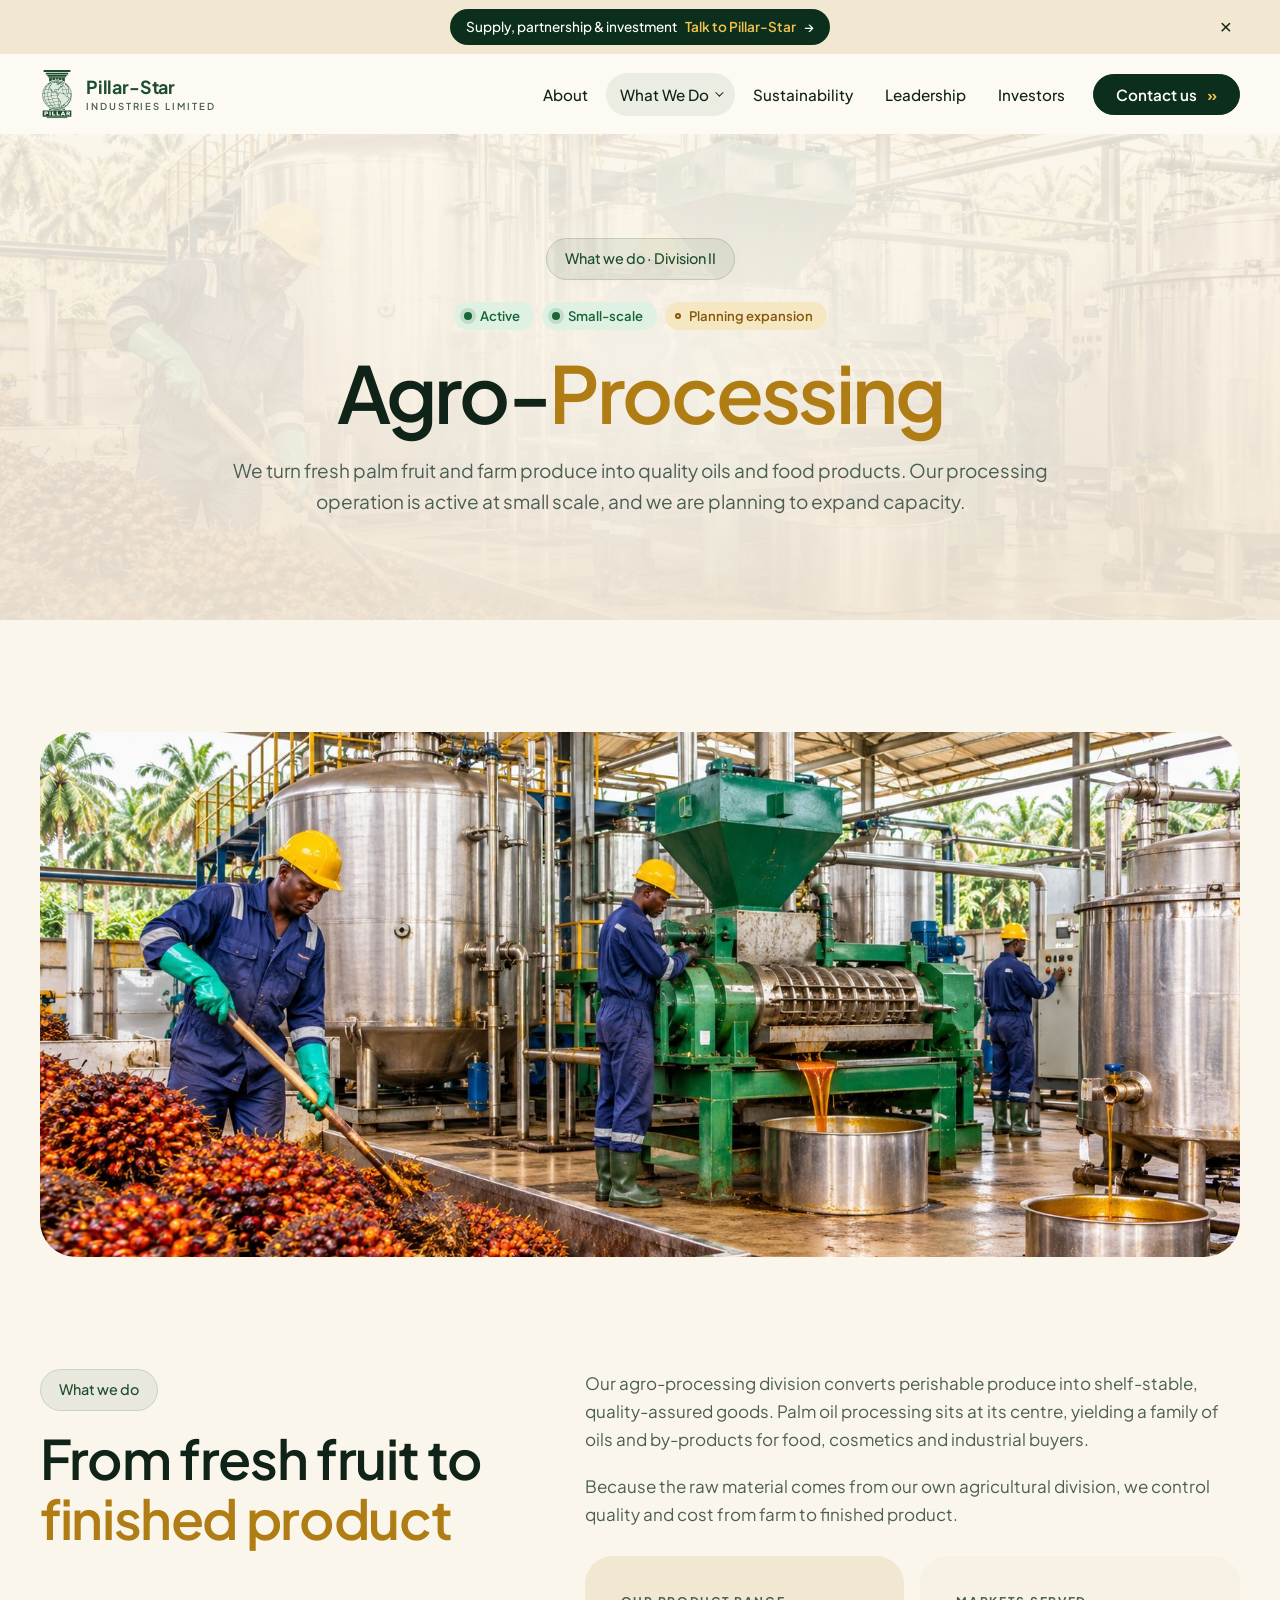
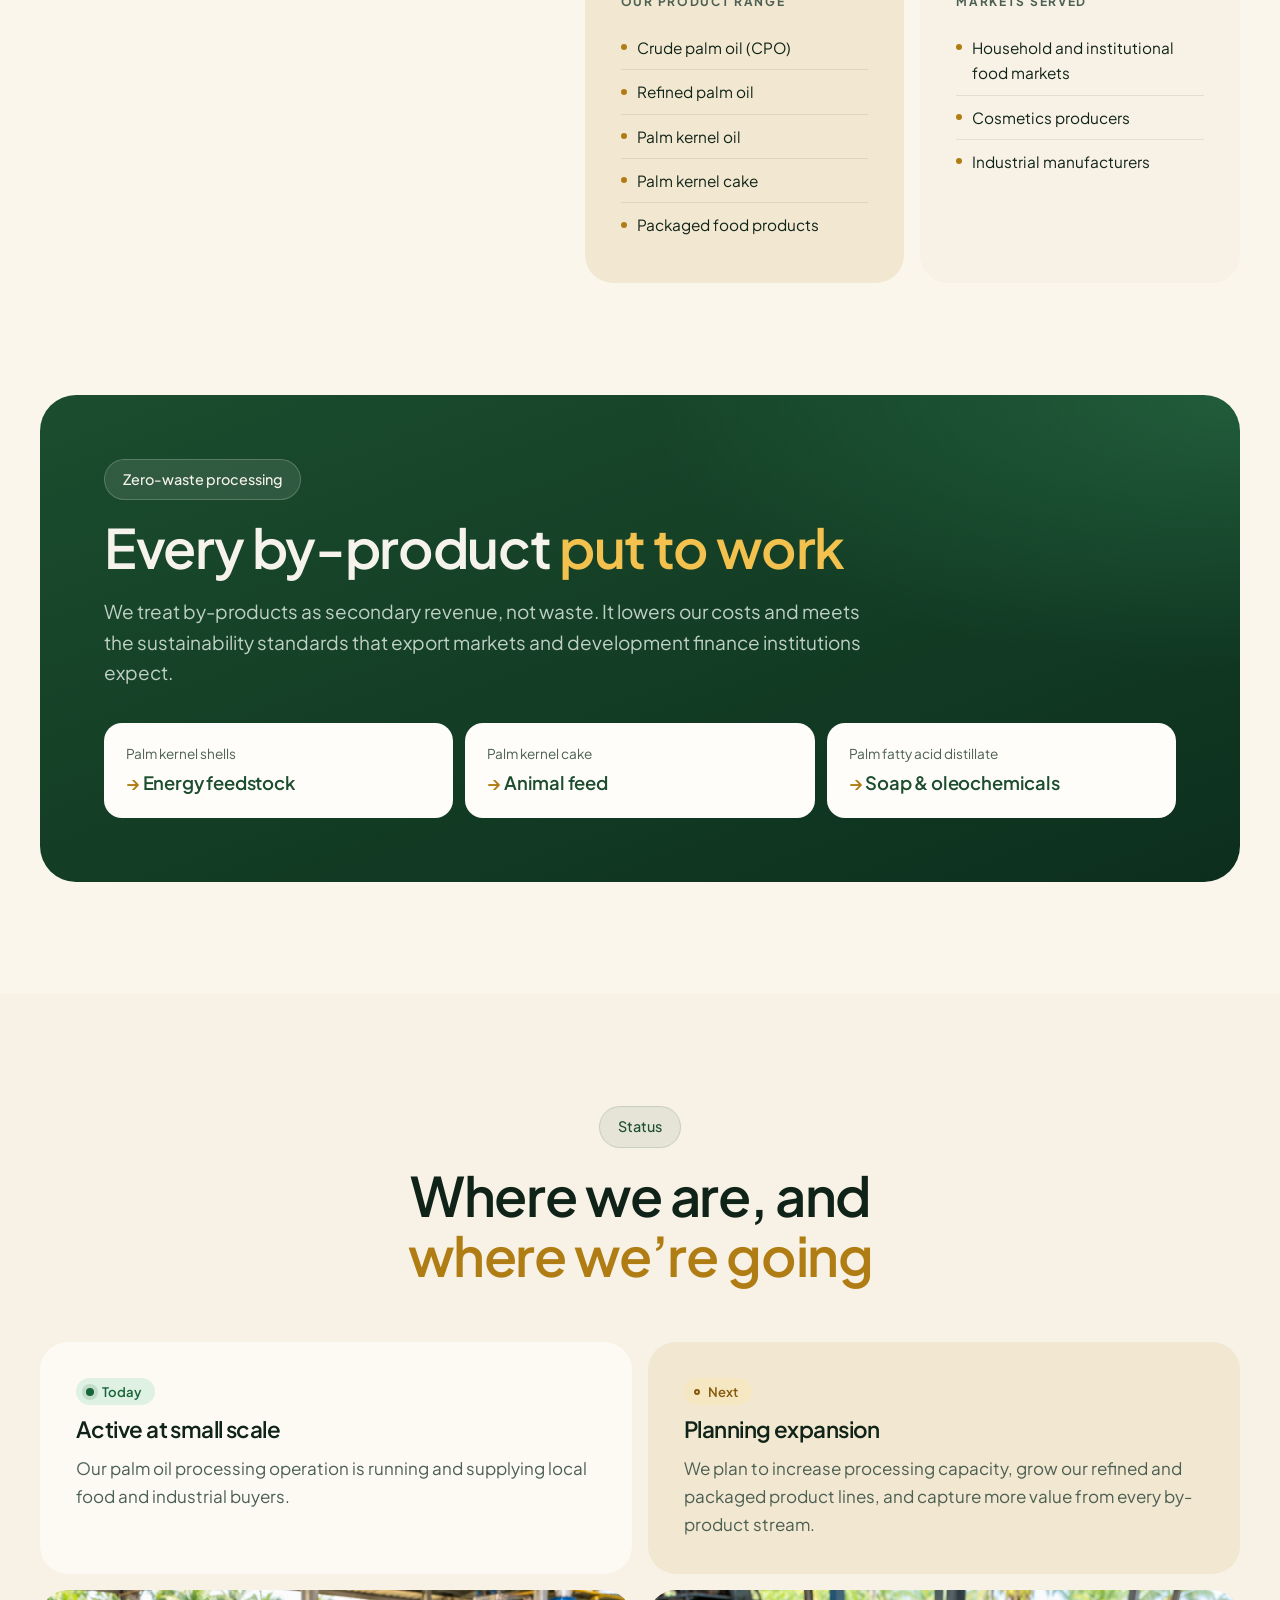
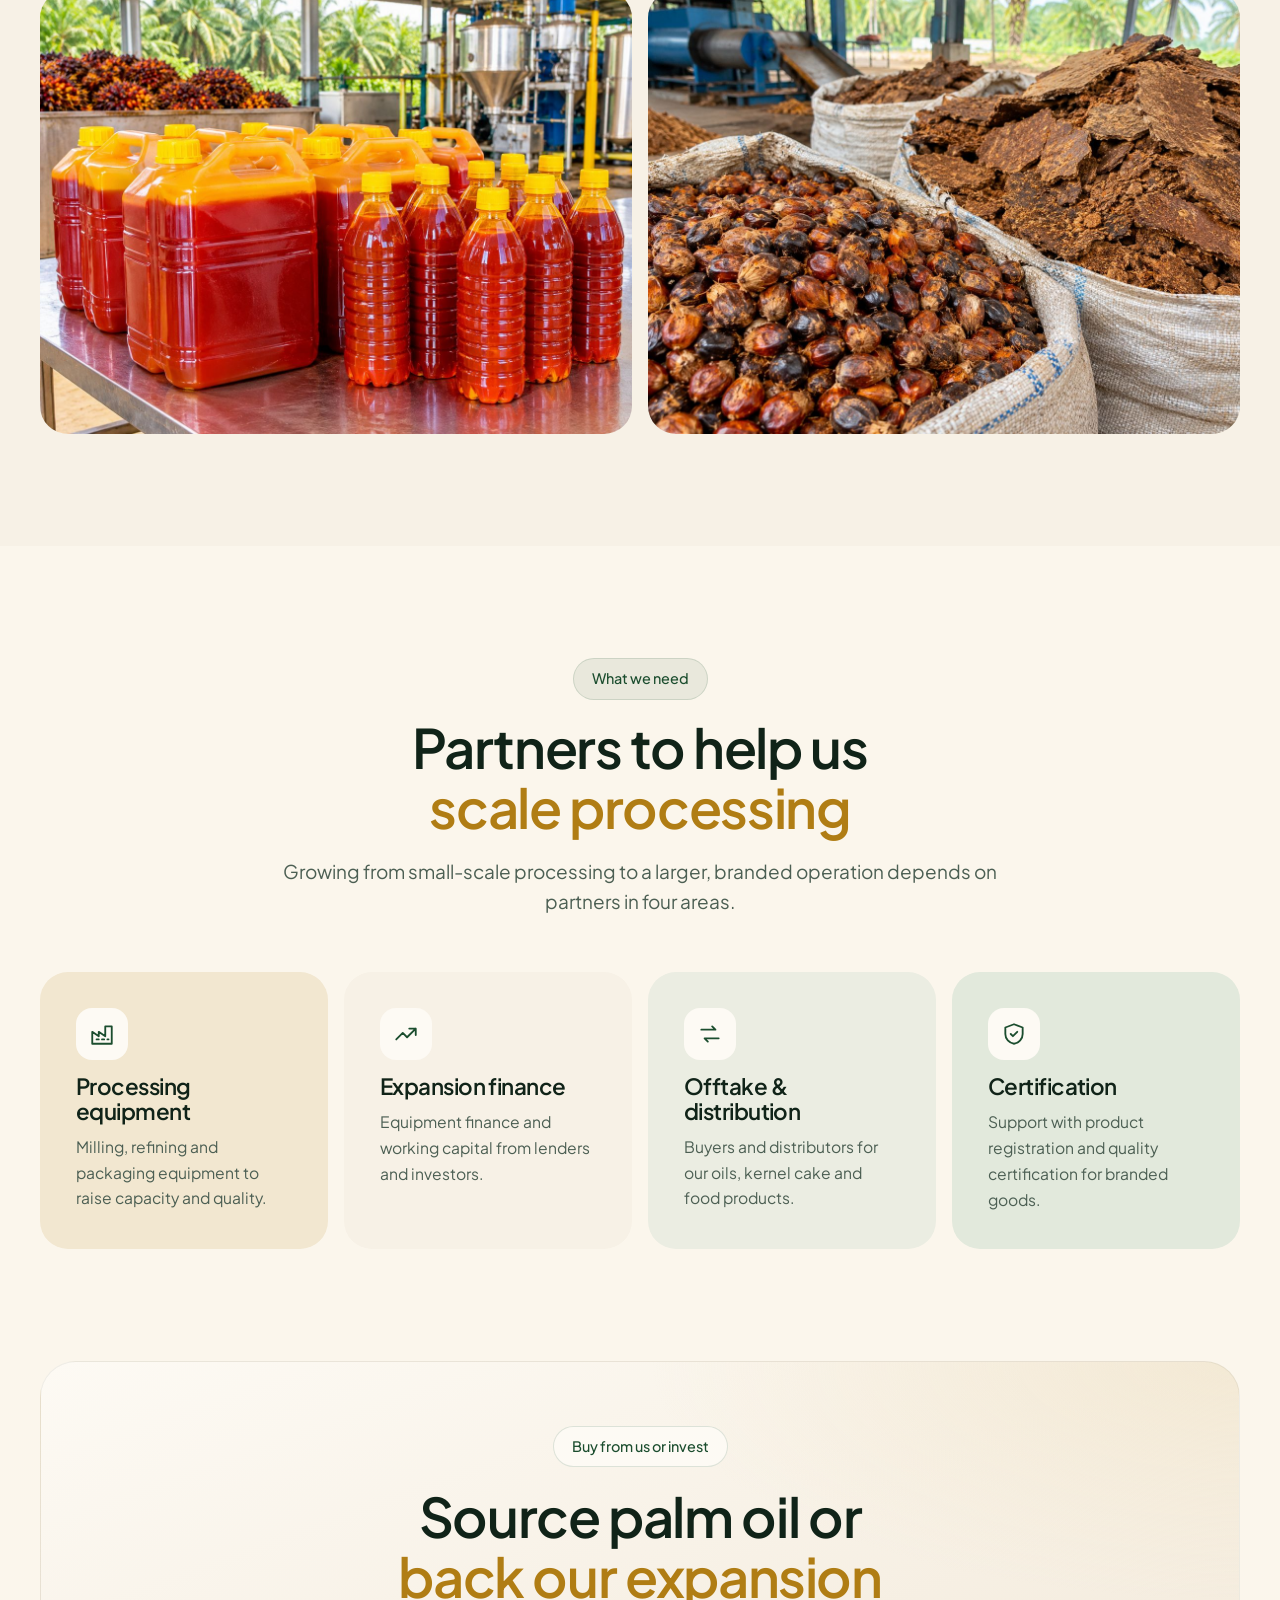
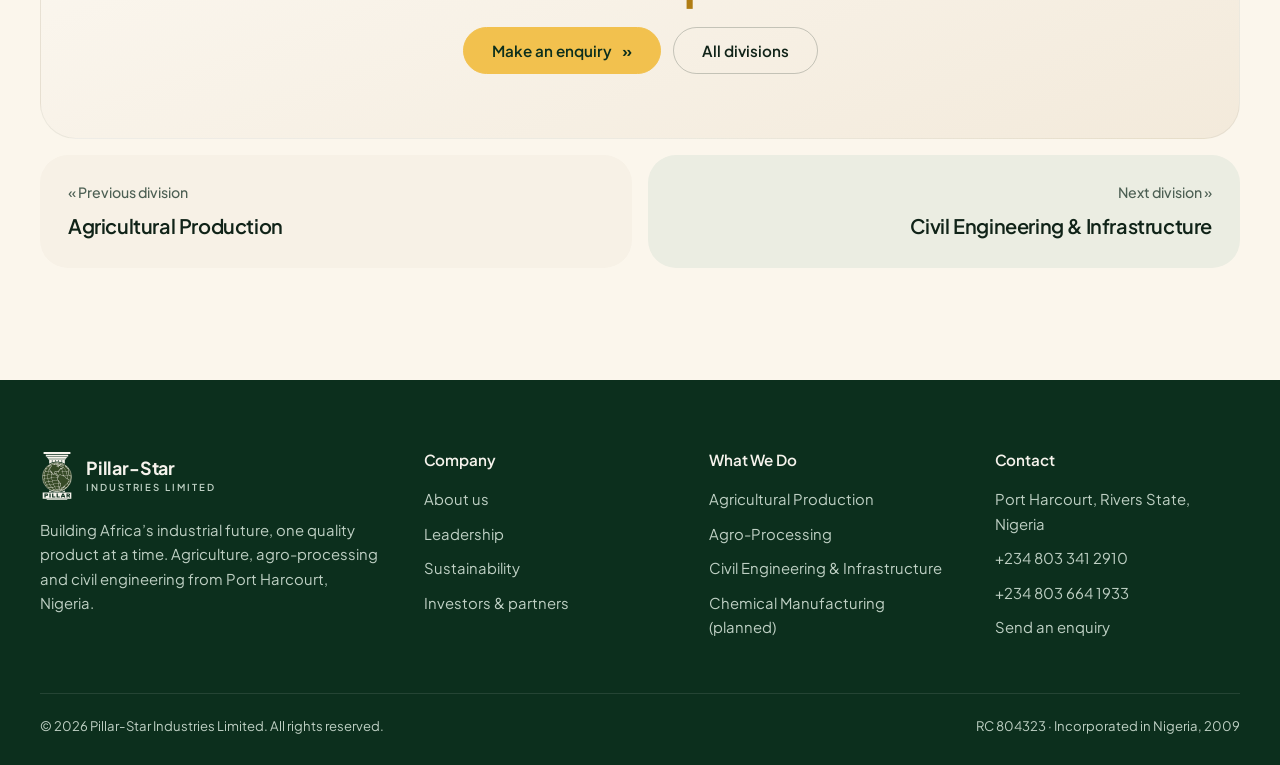
<file: agro-processing.html>
<!doctype html>
<html lang="en-NG">
<head>
<meta charset="utf-8">
<meta name="viewport" content="width=device-width, initial-scale=1, viewport-fit=cover">
<meta name="claude:viewport-fit-sides" content="cover">
<title>Agro-Processing | Pillar-Star Industries</title>
<meta name="description" content="Pillar-Star's agro-processing division: palm oil processing and food products, active at small scale and planning expansion.">
<meta name="theme-color" content="#12361f">
<meta property="og:title" content="Agro-Processing | Pillar-Star Industries"><meta property="og:description" content="Pillar-Star's agro-processing division: palm oil processing and food products, active at small scale and planning expansion."><meta property="og:type" content="website"><meta property="og:url" content="https://pillarstarindustries.com/agro-processing.html"><meta property="og:image" content="https://pillarstarindustries.com/images/og-card.png"><meta name="twitter:card" content="summary_large_image">
<link rel="canonical" href="https://pillarstarindustries.com/agro-processing.html">
<link rel="icon" href="favicon.svg" type="image/svg+xml">
<link rel="preconnect" href="https://fonts.googleapis.com"><link rel="preconnect" href="https://fonts.gstatic.com" crossorigin><link rel="stylesheet" href="https://fonts.googleapis.com/css2?family=Plus+Jakarta+Sans:wght@400;500;600;700&display=swap">
<link rel="stylesheet" href="styles.css">
</head>
<body>
<svg width="0" height="0" style="position:absolute" aria-hidden="true"><symbol id="ps-mark" viewBox="0 0 760 1078.8"><path fill="currentColor" d="M80 0H680V46H80ZM130 60H630V98H130ZM145 110H615Q588 124 580 150H180Q172 124 145 110ZM192 162H568V176H192ZM205.0 176H265.4V233.5A346 346 0 0 0 205.0 261.5ZM205.0 858.5A346 346 0 0 0 265.4 886.5V893H205.0ZM277.4 176H337.8V216.6A346 346 0 0 0 277.4 229.6ZM277.4 890.4A346 346 0 0 0 337.8 903.4V893H277.4ZM349.8 176H410.2V215.3A346 346 0 0 0 349.8 215.3ZM422.2 176H482.6V229.6A346 346 0 0 0 422.2 216.6ZM422.2 903.4A346 346 0 0 0 482.6 890.4V893H422.2ZM494.6 176H555.0V261.5A346 346 0 0 0 494.6 233.5ZM494.6 886.5A346 346 0 0 0 555.0 858.5V893H494.6ZM150 1054.8H610V1078.8H150Z"/><path fill="currentColor" fill-rule="evenodd" d="M60.0 905H700.0V1042.8H60.0ZM99.0 971.6L99.0 924.9L122.8 925.0C150.0 925.0 156.0 925.7 164.2 929.7C174.3 934.7 178.3 942.0 178.2 955.3C178.1 967.7 172.9 975.9 162.2 980.7C157.4 982.9 155.0 983.3 142.8 984.0C135.1 984.4 128.3 984.6 127.7 984.5C126.9 984.4 126.6 988.7 126.4 1001.3L126.1 1018.3L112.6 1018.3L99.0 1018.3L99.0 971.6ZM210.9 1017.2C210.7 1016.6 210.6 995.7 210.7 970.7L210.9 925.4L224.5 925.4L238.1 925.4L238.1 971.6L238.1 1017.9L224.7 1018.1C214.5 1018.3 211.2 1018.1 210.9 1017.2ZM270.3 971.6L270.3 924.9L284.1 925.1L298.0 925.4L298.1 960.3L298.2 995.2L320.7 995.7L343.3 996.1L343.5 1007.2L343.8 1018.3L307.1 1018.3L270.3 1018.3L270.3 971.6ZM370.9 971.6L370.9 924.9L384.5 924.9L398.1 924.9L398.1 960.3L398.1 995.7L420.8 995.7L443.5 995.7L443.5 1007.0L443.5 1018.3L407.2 1018.3L370.9 1018.3L370.9 971.6ZM464.3 1018.0C464.3 1017.5 478.2 982.0 487.8 958.0C493.4 944.1 498.6 930.9 499.5 928.8L501.0 924.9L515.4 925.2L529.8 925.4L542.4 956.7C555.0 987.8 565.8 1016.0 565.8 1017.5C565.8 1018.0 559.4 1018.3 551.5 1018.3L537.1 1018.3L534.8 1010.8L532.5 1003.4L515.2 1003.1L498.0 1002.9L495.5 1010.6L492.9 1018.3L478.6 1018.3C470.7 1018.3 464.3 1018.2 464.3 1018.0ZM592.1 971.7L592.1 924.9L611.4 925.0C649.3 925.0 662.1 928.4 668.8 940.5C671.2 944.9 671.4 946.1 671.4 954.0C671.4 964.0 669.9 967.7 663.7 973.4C660.3 976.4 658.1 977.7 652.5 979.7C651.0 980.2 651.3 980.6 654.6 982.2C656.7 983.3 659.6 985.6 661.1 987.4C663.5 990.2 677.6 1013.8 678.9 1017.2C679.3 1018.1 676.1 1018.3 663.6 1018.1L647.9 1017.9L642.7 1008.8C639.8 1003.8 636.0 997.0 634.2 993.7C629.9 985.7 627.8 983.8 622.8 983.6L618.9 983.4L618.4 1000.6L618.0 1017.9L605.0 1018.1L592.1 1018.4L592.1 971.7ZM524.7 979.1C521.1 967.3 515.6 951.2 515.1 951.2C514.8 951.2 512.2 958.4 509.5 967.1L504.4 983.0L515.1 983.0L525.9 983.0L524.7 979.1ZM145.0 964.4C151.8 961.6 153.6 952.9 148.4 947.7C146.2 945.5 145.4 945.3 136.1 945.0L126.2 944.7L126.2 955.2L126.2 965.7L133.9 965.7C138.6 965.7 142.9 965.2 145.0 964.4ZM641.3 963.6C644.6 961.4 646.2 955.8 644.5 952.3C642.5 948.1 638.2 946.7 627.7 946.7L618.4 946.7L618.4 956.3L618.4 965.9L628.6 965.6C636.6 965.3 639.4 964.9 641.3 963.6Z"/><circle cx="380" cy="560" r="330" style="fill:var(--ps-globe, transparent)"/><circle cx="380" cy="560" r="325.5" fill="none" stroke="currentColor" stroke-width="9"/><path fill="currentColor" d="M345.9 882.5C298.4 877.3 250.5 860.9 210.2 835.9C205.1 832.8 200.4 829.6 199.7 828.9C199.0 828.2 199.7 828.4 201.4 829.5C217.0 839.2 248.4 855.0 252.1 855.0C253.9 855.0 268.0 850.4 268.0 849.7C268.0 849.5 264.9 847.7 261.2 845.9C243.7 837.3 224.9 824.8 208.6 811.0L200.5 804.1L187.3 807.1C174.3 810.1 174.2 810.1 172.1 808.4C170.9 807.5 169.9 806.4 169.9 806.1C169.9 805.7 175.4 804.1 182.2 802.5C188.9 800.9 194.4 799.3 194.4 799.0C194.4 798.7 191.6 795.7 188.2 792.4C177.0 781.4 157.8 758.0 149.7 745.6L148.3 743.5L133.1 746.8L118.0 750.1L116.4 748.1C115.5 746.9 114.8 745.8 114.8 745.5C114.8 745.3 121.4 743.6 129.4 741.8C137.4 740.0 144.1 738.4 144.3 738.2C144.4 738.1 142.4 734.2 139.7 729.7C134.4 720.9 119.5 690.9 117.0 684.1C116.2 681.8 115.2 679.7 114.8 679.5C114.4 679.3 107.1 680.8 98.5 683.0C84.0 686.6 82.7 686.8 81.7 685.4C79.2 682.0 79.1 682.1 103.4 675.8C108.5 674.6 112.7 673.4 112.8 673.4C112.9 673.3 112.2 671.3 111.3 668.9C107.2 658.0 100.1 628.7 97.7 612.6C97.0 608.1 96.3 604.3 96.2 604.1C96.0 604.0 88.6 605.6 79.7 607.7C60.6 612.3 60.8 612.3 60.3 609.4C59.7 606.6 59.7 606.6 79.2 601.9C87.4 599.9 94.5 598.0 94.8 597.7C95.1 597.4 94.8 591.5 94.1 584.5C93.3 576.0 92.9 564.1 93.1 548.6L93.3 525.4L91.1 525.7C88.0 526.1 60.7 532.0 59.2 532.5C58.2 532.9 57.9 532.4 57.9 530.0L57.9 526.9L64.2 525.5C67.7 524.7 75.8 523.0 82.2 521.7C93.8 519.3 93.8 519.3 94.2 516.7C94.4 515.2 95.2 508.7 96.0 502.2C97.5 490.0 102.3 465.1 105.1 454.7L106.8 448.8L105.0 448.8C103.0 448.8 83.2 454.1 77.1 456.3C73.8 457.4 73.5 457.4 74.0 456.2C74.3 455.4 74.8 453.9 75.0 452.7C75.6 450.4 76.7 450.0 96.8 444.8L109.1 441.7L112.1 432.8C117.4 416.8 126.0 397.7 135.2 381.4C138.3 375.9 140.5 371.2 140.2 371.1C139.8 371.0 133.4 372.8 126.1 375.3C118.8 377.7 112.6 379.6 112.5 379.4C112.3 379.2 113.3 377.5 114.6 375.7C117.2 372.2 121.3 370.5 141.9 364.4C146.5 363.0 146.9 362.7 151.5 355.5C159.2 343.6 174.2 324.5 175.9 324.6C176.2 324.6 177.4 325.3 178.6 326.2L180.6 327.8L176.7 332.2C168.7 341.2 156.3 358.4 157.1 359.3C157.4 359.6 165.8 358.0 175.8 355.8C192.9 352.0 223.1 346.1 229.0 345.4C231.4 345.1 231.7 345.4 231.9 347.9C232.2 350.6 232.1 350.7 228.0 351.2C220.9 352.2 219.1 352.6 218.3 353.7C215.1 357.9 201.9 392.6 196.6 410.9C194.4 418.5 192.4 425.5 192.1 426.4C191.6 427.9 191.9 428.0 195.4 427.5C202.7 426.3 219.4 424.3 222.1 424.3C224.4 424.3 224.9 424.7 225.3 426.7C225.6 428.1 225.7 429.2 225.6 429.3C225.6 429.4 218.2 430.3 209.3 431.3C200.4 432.3 192.5 433.3 191.7 433.6C190.7 433.9 189.6 437.6 187.6 448.2C183.6 468.6 178.7 505.2 179.7 506.2C179.9 506.4 189.1 505.6 200.2 504.4C211.2 503.3 227.5 501.7 236.4 500.9C245.4 500.2 253.5 499.4 254.5 499.2C256.2 498.8 256.4 497.8 257.5 483.2C258.4 472.1 259.1 467.6 259.9 467.5C260.5 467.5 261.5 467.4 262.3 467.3C263.0 467.3 263.6 466.4 263.6 465.2C263.5 463.5 263.4 463.4 262.6 464.8C260.9 467.8 255.6 466.8 250.4 462.6C247.9 460.6 245.1 458.4 244.2 457.7C243.3 457.1 240.4 453.8 237.7 450.5C233.3 445.2 232.3 443.0 228.2 431.1C225.6 423.8 222.1 414.7 220.4 411.0C209.6 387.5 211.7 367.0 226.0 356.5C228.8 354.4 231.7 352.5 232.3 352.3C233.0 352.1 233.4 349.6 233.5 344.9C233.7 334.1 238.6 324.7 246.9 319.1C253.7 314.5 255.7 310.5 252.6 307.9C251.5 306.9 250.0 307.0 244.5 308.3C237.9 309.9 213.2 317.3 208.0 319.3C202.3 321.5 186.3 325.4 183.2 325.4C179.0 325.4 176.9 323.3 176.9 319.1C176.9 311.8 190.2 300.9 205.7 295.5C213.8 292.7 217.6 290.0 220.5 284.9C225.5 276.1 232.0 273.0 259.2 266.6C281.6 261.4 290.7 262.1 304.5 270.1C307.8 272.0 311.8 273.8 313.5 274.2C315.2 274.6 317.6 275.4 318.9 276.1C322.6 277.9 325.9 277.5 329.2 274.8L332.2 272.3L327.3 271.8C321.4 271.2 313.7 268.0 312.5 265.7C310.0 261.1 315.8 256.3 324.0 256.3C331.2 256.2 333.6 260.7 327.5 262.9C325.3 263.7 325.0 264.0 326.3 264.1C328.8 264.2 333.7 262.4 335.6 260.8C338.1 258.6 344.4 259.1 348.3 261.8C350.1 263.1 352.6 264.1 353.7 264.1C355.7 264.1 355.7 264.1 354.3 262.5C350.8 258.6 354.6 256.3 365.4 255.6C369.8 255.4 374.5 254.6 375.8 254.0C377.1 253.3 380.8 252.8 384.1 252.7C390.8 252.7 393.4 251.8 391.6 250.0C387.9 246.3 392.2 242.7 400.8 242.5C404.5 242.4 408.5 242.1 409.7 241.8C411.9 241.3 411.9 241.2 410.3 240.0C407.7 238.1 409.0 237.7 415.3 238.4C420.9 239.0 421.1 239.1 421.1 241.4C421.1 246.2 413.1 251.0 405.2 251.0C402.6 251.0 402.1 251.3 402.5 252.6C403.6 257.1 394.4 261.9 386.3 261.0C383.5 260.6 381.4 260.9 379.6 261.9C378.1 262.6 374.8 263.3 372.2 263.3C368.3 263.3 367.7 263.5 368.5 264.5C369.1 265.1 369.3 266.3 369.0 267.0C368.6 268.2 369.2 268.3 373.2 267.9C376.6 267.6 378.7 267.8 380.6 268.8C383.0 270.1 383.4 270.1 384.4 268.9C385.1 268.0 386.7 267.6 388.7 267.8C391.1 268.0 392.2 267.6 393.4 266.1C395.3 263.7 401.9 263.3 403.6 265.4C404.6 266.6 405.2 266.4 408.3 264.1C413.7 260.2 419.3 260.6 421.6 265.1C423.3 268.4 422.1 271.5 418.6 272.7C415.3 273.9 413.5 273.3 412.8 271.1C412.5 270.1 411.8 269.7 411.0 270.0C410.3 270.2 408.6 270.0 407.2 269.6C405.5 268.9 404.4 269.0 403.7 269.6C403.2 270.2 400.9 270.9 398.6 271.1L394.4 271.7L399.4 273.1C402.1 274.0 405.2 274.6 406.2 274.6C407.1 274.6 410.8 275.8 414.3 277.2C417.8 278.5 422.3 280.0 424.3 280.3C431.7 281.5 447.8 291.4 448.8 295.3C449.3 297.1 449.3 297.0 451.9 294.7L454.5 292.2L452.8 288.9C451.8 287.1 449.4 283.4 447.5 280.8C437.9 267.8 436.9 265.2 440.7 261.7C443.7 258.8 446.3 259.3 455.8 264.3C472.4 272.9 478.7 278.1 502.0 302.5C506.3 306.9 511.0 311.4 512.4 312.4L515.0 314.3L514.4 304.7C513.4 291.0 511.9 288.1 502.4 281.6C493.9 275.8 489.5 269.0 488.8 260.5C488.5 257.7 488.5 255.4 488.7 255.4C488.9 255.4 490.9 256.0 493.0 256.7C496.6 257.9 497.0 258.4 498.0 262.1C499.2 266.6 503.9 271.7 511.8 277.3C517.1 281.1 521.3 287.2 522.6 293.1C523.9 298.9 523.8 317.7 522.6 320.5C521.3 323.2 517.5 324.9 514.1 324.1C510.5 323.4 496.1 311.2 490.6 304.3C481.2 292.6 458.9 273.8 454.5 273.8C453.9 273.8 455.0 275.8 456.9 278.4C463.9 287.7 465.2 293.8 461.5 299.0C458.8 302.8 453.4 304.4 450.9 302.2C449.9 301.3 449.2 300.0 449.2 299.3C449.2 298.3 448.7 298.4 447.3 299.9C446.3 301.0 445.6 302.0 445.8 302.1C445.9 302.1 448.3 303.3 450.9 304.6C453.5 305.9 459.4 310.2 464.0 314.1C476.6 325.0 481.5 327.9 494.4 332.4C513.1 339.0 524.4 347.2 524.4 354.0C524.4 358.6 522.8 360.7 517.3 363.0C513.5 364.7 511.6 364.9 506.6 364.6C498.9 364.0 497.5 364.4 496.9 367.5C496.2 370.4 494.8 371.7 491.4 372.6C490.0 373.0 489.1 373.8 489.2 374.6C489.5 376.2 483.2 382.7 479.6 384.6C477.7 385.6 475.2 385.9 472.0 385.8C461.4 385.2 456.5 385.5 454.0 386.9C449.5 389.2 444.8 394.6 443.9 398.4C442.2 404.8 440.2 408.5 436.3 412.1C432.8 415.4 421.3 421.7 418.9 421.7C418.3 421.7 416.8 422.7 415.5 423.9L413.1 426.2L418.3 431.7C422.8 436.3 423.7 437.8 424.2 441.3C425.1 447.2 423.5 452.0 420.0 454.1C416.0 456.5 413.9 456.3 405.0 452.3C395.8 448.3 394.2 446.8 389.1 439.1C387.1 435.9 384.6 433.0 383.6 432.7C382.4 432.3 379.0 433.3 374.1 435.3C362.4 440.2 361.3 440.4 353.8 439.2C341.9 437.4 334.4 440.5 328.4 449.8C322.3 459.2 321.8 467.9 327.2 473.7C330.1 476.8 332.7 477.7 338.9 477.7L344.2 477.7L349.4 472.4C357.3 464.4 365.6 461.7 372.0 465.0C377.3 467.7 377.7 473.1 373.5 482.7L370.5 489.5L377.2 490.0C388.4 490.8 393.4 495.0 395.0 505.0C397.5 520.5 397.8 520.7 413.3 522.9L417.2 523.4L423.2 516.7C430.4 508.7 434.1 506.6 441.1 506.6C444.7 506.6 446.5 506.2 446.8 505.4C447.0 504.8 448.7 503.6 450.5 502.7C454.9 500.6 458.4 501.5 465.0 506.3C473.4 512.5 475.4 512.9 490.9 512.2C504.2 511.6 504.3 511.6 509.0 514.0C514.4 516.6 518.1 520.5 518.9 524.2C519.3 526.3 519.8 526.7 521.9 526.7C526.1 526.7 530.6 529.1 535.9 534.2C538.7 536.8 541.1 539.0 541.3 539.0C541.4 539.0 545.8 539.8 551.0 540.7C572.4 544.7 579.1 551.3 581.7 571.0C582.5 576.9 583.4 580.8 584.4 581.9C586.1 583.8 592.0 585.4 597.3 585.4C604.0 585.4 609.3 587.6 616.2 593.3C624.1 599.7 624.2 599.7 631.2 601.6C638.5 603.5 642.7 605.7 647.6 610.1C661.4 622.9 660.2 638.5 644.0 657.2C636.2 666.3 634.7 669.1 631.7 680.4C626.4 700.9 618.3 710.8 602.7 716.1C589.1 720.7 585.3 723.8 579.8 734.5C574.7 744.4 568.0 751.7 557.3 758.9C547.8 765.2 547.9 765.1 551.0 764.3C554.0 763.6 554.1 763.1 547.9 772.4L543.7 778.7L546.1 779.2C547.4 779.5 553.3 780.5 559.2 781.5C569.7 783.2 583.7 786.5 588.8 788.5C591.4 789.5 591.5 789.4 603.2 777.4C609.7 770.7 618.0 761.5 621.7 756.9C628.7 748.3 641.7 730.1 641.7 728.9C641.7 727.8 621.3 724.0 602.1 721.5C599.8 721.2 598.0 720.6 598.0 720.2C598.0 719.9 599.8 718.8 602.1 717.8L606.3 716.1L618.1 718.1C624.6 719.1 633.5 720.8 637.8 721.8C642.1 722.7 645.7 723.5 645.8 723.4C652.5 715.7 676.9 660.6 674.6 658.3C674.3 658.0 668.4 657.5 661.5 657.2C654.5 656.9 648.6 656.4 648.3 656.1C648.0 655.8 648.4 654.5 649.3 653.2L650.8 650.8L664.0 651.5L677.3 652.1L680.5 638.2C687.4 609.2 689.5 589.3 688.7 560.3L688.2 540.9L691.0 540.5C692.5 540.3 693.9 540.2 694.1 540.3C694.2 540.4 694.7 547.7 695.2 556.5C696.6 583.0 694.2 608.4 687.6 637.0C685.9 644.4 684.3 650.9 684.0 651.5C683.8 652.2 685.0 652.8 687.1 653.1C690.6 653.7 690.6 653.7 689.7 656.4C688.8 658.9 688.5 659.1 685.5 658.6L682.2 658.1L679.4 666.6C673.8 683.2 664.3 703.9 654.5 721.2L652.2 725.2L654.8 726.3C657.9 727.6 658.0 727.9 656.2 730.4C655.0 732.0 654.4 732.2 652.0 731.5C650.5 731.1 649.1 730.7 649.0 730.7C648.9 730.7 645.9 734.7 642.4 739.7C632.2 754.1 620.8 767.9 608.9 780.4C602.7 786.8 597.9 792.1 598.1 792.3C598.2 792.4 599.7 793.1 601.2 793.8L604.1 795.2L601.5 797.0C599.1 798.8 598.8 798.9 595.8 797.6C592.1 796.1 592.9 795.7 584.4 803.0C574.6 811.4 557.1 824.1 545.8 830.9C531.8 839.4 532.4 838.8 535.8 840.6C538.0 841.7 539.1 841.8 540.7 841.1C541.9 840.6 542.8 840.3 542.8 840.5C542.8 841.4 520.0 852.9 508.1 858.0C477.9 870.9 446.2 879.1 413.8 882.5C398.0 884.2 361.3 884.2 345.9 882.5ZM364.0 879.9C363.8 879.6 358.9 878.4 353.2 877.2C329.1 872.3 306.8 865.8 287.3 857.9L277.3 853.9L268.7 855.9C264.0 857.0 260.1 858.2 260.1 858.6C260.1 860.0 291.3 869.5 308.7 873.2C328.8 877.6 366.2 882.1 364.0 879.9ZM426.3 872.7C433.7 869.5 442.9 865.1 446.7 862.9C452.4 859.6 454.3 859.0 457.1 859.2C459.0 859.4 460.5 859.9 460.5 860.2C460.5 861.3 453.1 865.8 441.7 871.5C435.9 874.5 431.9 876.8 432.7 876.9C435.1 876.9 459.4 871.9 468.8 869.4C480.3 866.4 501.9 859.1 511.3 855.0C526.9 848.3 532.3 845.8 532.3 845.2C532.3 843.6 518.6 839.0 507.8 837.2C492.8 834.6 494.7 834.2 486.5 841.3C482.6 844.7 477.3 848.9 474.8 850.6C472.3 852.3 470.2 854.1 470.2 854.6C470.2 855.2 469.4 856.3 468.4 857.2C465.8 859.5 453.1 858.6 446.3 855.6C440.6 853.0 433.3 846.6 430.3 841.4C421.7 826.8 426.2 797.8 439.2 783.9L443.1 779.7L442.5 774.2C442.0 769.2 442.2 768.1 444.8 762.6C452.2 746.8 458.8 723.7 458.8 713.4C458.8 704.4 455.7 700.1 442.1 690.2C430.0 681.4 427.6 677.8 421.5 660.2C420.3 656.7 418.2 654.1 410.6 646.7C392.6 629.0 388.9 621.9 391.9 610.3L393.2 604.8L390.1 600.2C383.2 590.2 387.4 577.0 402.7 560.6C410.6 552.1 411.4 549.6 407.5 546.0C405.5 544.0 405.1 544.0 402.5 545.1C391.4 549.7 382.2 544.8 369.0 527.2L363.7 520.2L357.7 519.5C349.6 518.6 343.6 515.7 336.8 509.3C333.6 506.4 330.3 503.9 329.5 503.8C328.6 503.8 323.0 503.7 317.0 503.6C306.5 503.5 305.8 503.4 300.0 500.7C295.1 498.3 294.2 498.1 295.5 499.6C296.4 500.6 297.0 501.4 296.8 501.4C296.6 501.5 288.9 502.2 279.8 503.0L263.1 504.4L262.9 525.0C262.7 541.9 263.8 571.0 264.7 571.9C264.8 572.0 270.2 571.6 276.7 570.9C299.2 568.6 366.7 563.2 386.3 562.1C396.8 561.5 397.5 561.6 397.5 563.1C397.5 566.7 395.0 567.9 387.5 567.9C375.3 567.9 327.0 571.8 271.2 577.2C268.0 577.5 265.3 578.1 265.3 578.5C265.3 581.4 269.4 607.4 271.5 618.2C275.6 638.5 277.5 644.9 279.6 644.9C280.6 644.9 289.6 643.9 299.5 642.7C314.9 640.9 391.7 633.5 395.8 633.5C396.5 633.5 397.7 634.7 398.6 636.2C399.4 637.6 399.9 638.8 399.6 638.8C391.5 638.8 297.0 648.4 282.7 650.6L279.5 651.2L281.6 658.8C284.4 669.2 291.8 690.2 297.2 703.5L301.7 714.5L306.5 714.4C309.1 714.3 320.1 713.4 331.0 712.4C348.6 710.8 369.6 709.2 395.4 707.5L404.2 706.9L404.8 688.4C405.1 678.3 405.4 664.4 405.4 657.5C405.4 650.6 405.7 644.9 406.1 644.9C406.5 644.9 407.9 646.1 409.2 647.4L411.7 650.0L411.4 672.6C411.3 685.1 411.2 697.8 411.1 700.9L411.1 706.6L421.5 706.3C427.2 706.1 437.1 705.7 443.4 705.4C455.5 704.7 457.0 705.1 457.0 708.4C457.0 710.3 456.8 710.3 442.8 710.9C435.0 711.2 424.6 711.7 419.7 712.0L410.9 712.5L410.3 731.0C410.0 741.2 409.5 754.8 409.2 761.2L408.6 772.8L424.7 772.6L440.8 772.3L441.1 775.1L441.4 778.0L427.9 778.0C408.0 778.0 409.2 777.4 408.6 786.6C408.3 790.7 407.8 802.2 407.5 812.0L406.9 829.9L415.3 829.4C420.0 829.2 423.9 829.2 424.1 829.5C424.3 829.8 424.6 831.1 424.9 832.3L425.5 834.6L415.9 835.3L406.3 835.9L406.3 844.8C406.3 849.7 406.0 858.2 405.8 863.7L405.3 873.8L411.7 867.0C415.2 863.3 418.3 860.2 418.6 860.2C420.4 860.3 417.5 866.0 412.7 871.8C409.6 875.5 407.1 878.8 407.1 879.1C407.1 880.3 413.4 878.2 426.3 872.7ZM391.3 874.5C390.1 873.1 386.8 869.5 384.1 866.5C381.3 863.4 375.3 856.1 370.7 850.2C365.0 842.9 361.9 839.5 360.9 839.7C360.1 839.9 352.2 840.9 343.5 841.9C334.7 843.0 327.5 844.1 327.5 844.4C327.5 845.6 345.6 856.5 357.7 862.5C367.7 867.5 389.9 876.5 393.1 876.8C393.3 876.9 392.5 875.8 391.3 874.5ZM367.5 873.7C367.2 873.4 364.1 871.9 360.6 870.4C351.5 866.4 337.3 858.4 326.8 851.4L317.9 845.4L303.6 848.1C295.8 849.5 289.1 851.1 288.7 851.5C287.9 852.2 296.7 855.8 309.9 860.2C327.5 866.1 369.8 876.0 367.5 873.7ZM399.6 861.4C400.6 840.4 400.4 835.5 398.6 836.0C397.8 836.3 391.1 837.0 383.7 837.5C376.4 838.1 370.4 838.9 370.4 839.1C370.4 840.0 381.4 853.9 388.6 862.3C392.3 866.6 395.9 870.8 396.6 871.7C397.4 872.6 398.2 873.3 398.5 873.3C398.8 873.4 399.2 868.0 399.6 861.4ZM456.6 845.3C451.9 838.4 452.6 835.8 461.7 824.9C465.7 820.1 468.2 816.1 469.8 811.8C474.2 800.4 478.0 797.1 488.9 795.0C498.9 793.1 501.7 791.3 501.7 786.6C501.7 783.0 505.3 780.8 512.3 780.2C521.7 779.2 525.5 777.3 529.2 771.5C533.6 764.7 536.7 761.8 547.2 754.8C560.9 745.6 566.6 739.9 571.5 730.4C577.8 718.0 584.2 712.9 598.9 707.9C606.5 705.4 609.7 703.2 613.9 698.0C618.3 692.4 620.1 688.4 623.3 676.3C626.2 665.4 628.1 661.7 635.1 653.7C649.0 637.7 651.2 627.8 642.9 618.6C638.7 614.0 635.1 611.9 627.7 609.8C619.6 607.6 617.3 606.3 611.5 601.2C605.1 595.4 604.2 595.0 594.9 594.1C578.6 592.6 574.2 588.2 572.5 572.0C570.9 556.9 566.6 552.7 549.3 549.6C536.9 547.4 536.0 547.0 529.2 540.7L523.5 535.4L518.3 536.0C514.2 536.5 512.6 536.3 510.9 535.1C508.5 533.6 507.9 529.7 509.7 527.8C511.2 526.3 506.2 521.8 502.0 521.0C500.1 520.6 494.7 520.7 489.9 521.3C476.2 522.7 469.3 521.0 459.7 513.7L454.8 510.0L452.6 512.6C449.5 516.3 446.7 517.2 443.1 515.7C439.3 514.1 435.3 515.9 431.4 520.9C423.3 531.1 419.4 533.3 412.3 531.9C410.2 531.5 406.9 531.2 404.9 531.2C402.5 531.1 399.8 530.2 396.6 528.3C390.6 524.6 387.4 518.8 386.2 509.2C385.0 500.0 383.5 498.7 373.1 498.7C366.6 498.7 365.0 498.4 363.0 496.9C359.9 494.4 360.1 491.8 364.2 481.6C366.1 476.9 367.5 472.7 367.2 472.4C366.2 470.7 360.8 473.8 355.9 478.9C349.9 485.2 345.5 487.0 336.7 486.8C327.5 486.7 318.6 480.8 315.6 472.8C313.3 466.9 314.1 456.8 317.4 450.1C324.6 435.3 338.8 427.8 354.4 430.4L360.3 431.4L369.1 427.7C384.4 421.2 389.5 422.3 396.4 433.6C399.7 439.1 400.8 440.0 406.9 443.3C410.6 445.3 413.9 446.8 414.3 446.5C414.7 446.3 415.0 444.9 415.0 443.4C415.0 441.2 414.0 439.8 410.2 436.2C403.9 430.4 402.9 427.2 405.6 421.7C407.4 418.0 408.3 417.4 418.4 412.5C430.0 406.8 433.0 404.2 433.9 398.9C436.6 384.5 452.6 374.1 467.6 376.9C472.6 377.8 473.3 377.7 476.0 376.1C477.6 375.1 478.9 374.0 478.9 373.7C478.9 372.7 475.4 370.8 474.5 371.4C474.0 371.7 469.6 371.9 464.7 371.9C456.5 371.8 455.6 371.7 453.7 369.7C446.2 362.3 471.7 356.1 481.4 363.0C485.2 365.7 487.6 365.4 488.2 362.1C489.2 357.2 496.1 354.6 504.5 356.1C508.6 356.8 510.0 356.7 512.2 355.6C514.8 354.2 514.9 354.1 513.5 352.5C510.0 348.7 500.5 343.6 491.7 340.7C477.6 336.1 471.1 332.3 458.3 321.1C450.0 313.8 442.3 309.1 436.0 307.6C426.6 305.3 422.9 305.8 422.9 309.4C422.9 310.6 422.1 312.7 421.1 314.1L419.4 316.5L421.6 319.8C424.3 323.9 424.3 325.7 421.5 331.9C417.1 341.6 413.3 341.8 397.7 333.4C391.6 330.1 384.7 326.9 382.3 326.3C377.5 325.0 372.5 320.8 371.6 317.2C370.1 311.2 375.2 303.4 382.8 299.9C386.9 298.1 388.7 297.8 398.4 297.8C407.9 297.8 409.7 297.6 412.0 296.1C414.0 294.7 416.5 294.3 424.2 293.9C433.7 293.5 433.8 293.4 431.2 292.1C429.8 291.3 424.8 289.7 420.3 288.6C415.7 287.5 410.6 285.9 408.9 285.0C407.2 284.1 404.6 283.4 403.0 283.4C398.8 283.4 395.8 281.7 395.8 279.3C395.8 278.2 395.3 277.3 394.8 277.3C394.3 277.3 394.0 277.8 394.3 278.6C395.4 281.4 390.2 283.7 387.0 281.7C386.2 281.1 385.3 281.2 384.4 282.0C380.6 285.2 375.9 287.1 372.1 287.1C364.5 286.9 346.5 278.3 344.1 273.7C343.2 272.0 342.9 272.2 339.9 276.6C336.2 281.8 328.7 286.9 324.6 286.9C323.2 286.9 319.1 285.7 315.5 284.3C311.9 282.8 308.1 281.6 307.1 281.6C306.1 281.6 303.1 280.1 300.4 278.2C289.7 270.8 281.4 270.3 258.3 276.0C234.6 281.8 234.3 282.0 225.8 293.2C222.8 297.1 216.3 301.5 211.0 303.0C203.8 305.2 188.1 314.2 189.4 315.4C189.6 315.7 194.5 314.3 200.2 312.4C232.7 301.5 249.8 297.3 255.0 299.1C265.2 302.4 266.2 315.5 256.9 322.4C250.4 327.3 244.8 333.6 243.6 337.3C243.1 339.3 242.6 344.2 242.6 348.2C242.6 354.5 242.3 355.8 240.7 357.5C239.6 358.6 238.3 359.5 237.8 359.5C237.3 359.5 234.8 361.0 232.3 362.7C220.9 370.6 219.7 387.1 229.1 407.9C230.8 411.7 234.1 420.3 236.4 427.0C240.9 439.9 244.2 445.5 250.7 451.0C252.6 452.7 254.4 454.0 254.5 453.9C254.8 453.5 252.4 444.4 250.8 440.3C249.5 436.8 249.5 436.4 250.9 434.3C252.0 432.5 252.9 432.2 255.5 432.4C258.6 432.6 259.0 433.1 263.0 439.6C270.2 451.7 272.3 456.4 272.3 460.3C272.3 468.0 277.8 474.5 293.9 486.1C305.6 494.5 308.5 495.6 319.3 494.8C331.2 494.0 335.0 495.2 342.0 501.9C348.8 508.4 352.6 510.2 360.8 510.9C368.5 511.5 369.4 512.1 375.1 519.7C382.0 529.0 384.8 532.2 388.9 535.1C393.6 538.6 394.2 538.7 399.6 536.3C407.9 532.7 417.0 538.6 419.0 548.8C419.8 553.4 417.2 558.6 410.1 566.0C402.9 573.5 398.1 581.2 396.6 587.2C395.6 591.6 395.6 591.7 398.8 596.4C402.3 601.4 402.4 602.8 400.5 614.5C399.5 620.3 403.3 626.3 415.4 638.4C426.8 649.8 429.5 653.8 432.9 664.6C435.4 672.6 438.3 675.9 452.0 686.4C468.3 699.0 470.7 705.5 466.7 726.4C464.7 736.4 458.2 756.5 454.3 764.1C452.1 768.6 451.8 769.9 452.0 776.1L452.2 783.0L448.0 787.5C436.9 799.4 431.8 823.0 437.8 835.3C441.4 842.9 450.7 849.5 457.7 849.7C459.6 849.7 459.6 849.6 456.6 845.3ZM295.5 844.0C303.7 842.3 310.5 840.8 310.6 840.6C310.8 840.4 307.9 837.8 304.1 834.8C292.9 825.7 278.6 812.8 268.4 802.6C261.2 795.3 258.4 793.0 257.1 793.2C256.1 793.4 245.0 795.5 232.5 797.7C220.0 800.0 209.4 802.1 209.1 802.5C207.8 803.6 231.8 821.8 247.8 831.8C255.9 836.9 278.1 847.9 279.4 847.5C280.1 847.3 287.4 845.7 295.5 844.0ZM474.2 843.9C481.9 838.0 485.0 835.4 485.0 834.8C485.0 834.5 481.5 833.9 477.2 833.6L469.3 833.0L470.8 830.4L472.3 827.8L482.1 828.4L491.8 829.0L494.7 826.4C502.4 819.6 531.4 786.2 531.4 784.1C531.4 783.7 529.7 784.3 527.5 785.5C525.0 786.9 521.6 787.9 517.7 788.2L511.7 788.7L509.5 793.2C506.9 798.5 501.0 801.9 492.2 803.3C484.6 804.5 482.4 806.3 478.8 814.7C476.9 819.4 473.7 824.5 469.5 829.8C466.0 834.1 463.2 838.1 463.2 838.5C463.2 839.4 468.7 847.0 469.4 847.1C469.8 847.1 471.9 845.7 474.2 843.9ZM342.6 836.3C350.7 835.2 357.5 834.0 357.7 833.8C358.0 833.5 355.3 828.8 351.7 823.4C345.7 814.0 340.6 805.6 331.9 790.4L328.2 783.9L324.1 784.4C321.9 784.7 317.7 785.2 314.8 785.4C300.5 786.9 269.2 791.3 268.4 792.1C266.8 793.6 292.8 818.3 311.2 832.6C319.8 839.3 320.0 839.4 323.9 838.8C326.1 838.5 334.5 837.4 342.6 836.3ZM541.4 827.0C557.2 816.9 561.2 814.0 575.6 802.6L586.0 794.2L583.0 793.0C578.7 791.2 563.1 787.8 550.5 785.9L539.7 784.3L537.8 786.6C536.7 787.9 533.0 792.4 529.6 796.8C522.1 806.3 501.8 828.7 500.7 828.7C500.3 828.7 499.9 829.1 499.9 829.5C499.9 829.9 503.3 830.8 507.5 831.4C511.7 832.0 517.5 833.2 520.4 834.0C523.4 834.9 526.2 835.6 526.7 835.7C527.2 835.7 533.9 831.8 541.4 827.0ZM384.4 831.7C392.8 830.9 399.9 830.0 400.2 829.7C400.5 829.4 401.1 817.8 401.4 804.0L402.0 778.8L398.6 778.8C389.3 778.8 337.1 782.9 336.3 783.7C335.6 784.4 349.5 808.4 359.7 824.1C363.9 830.5 366.1 833.1 367.3 833.1C368.3 833.1 376.0 832.5 384.4 831.7ZM218.1 794.7C225.0 793.3 236.0 791.2 242.4 790.1C248.7 789.0 254.0 787.8 254.0 787.5C254.0 787.2 251.2 783.6 247.9 779.6C239.5 769.2 227.2 751.9 221.1 741.4C217.7 735.6 215.3 732.5 214.4 732.5C209.7 732.4 157.1 741.4 156.1 742.5C155.5 743.0 165.0 756.2 173.4 766.5C184.9 780.5 201.2 797.2 203.5 797.2C204.5 797.2 211.1 796.1 218.1 794.7ZM283.7 783.7C292.6 782.5 305.4 780.9 312.2 780.1C318.9 779.3 324.5 778.5 324.7 778.4C324.8 778.3 320.8 769.8 315.7 759.7C310.6 749.6 304.7 737.2 302.5 732.3C300.2 727.3 298.1 722.8 297.7 722.3C296.8 721.3 290.1 722.0 251.5 727.2C237.4 729.1 225.3 730.7 224.6 730.7C223.9 730.7 223.3 731.1 223.3 731.5C223.3 734.7 242.5 762.7 255.7 778.8C261.8 786.2 262.5 786.8 264.9 786.3C266.3 786.1 274.8 784.9 283.7 783.7ZM358.6 775.8C367.7 775.0 381.0 774.1 388.1 773.7C395.2 773.4 401.4 772.7 401.8 772.2C402.7 771.3 404.6 713.9 403.7 713.0C403.0 712.2 369.4 714.5 336.2 717.6C326.4 718.6 315.4 719.6 311.9 719.9C308.4 720.2 305.4 720.7 305.2 721.0C304.7 721.8 313.5 740.7 323.6 760.9L332.3 778.1L337.1 777.6C339.8 777.3 349.4 776.5 358.6 775.8ZM540.5 772.6L542.1 769.6L540.2 771.8C537.6 774.9 536.0 777.9 537.6 776.5C538.3 775.9 539.6 774.2 540.5 772.6ZM167.8 734.2C175.5 732.8 188.4 730.6 196.6 729.3C204.8 728.0 211.7 726.8 211.8 726.7C212.0 726.5 210.8 723.7 209.1 720.4C203.7 710.0 195.2 689.7 191.1 677.1L187.2 664.9L183.1 665.5C172.6 667.0 122.8 676.9 122.1 677.6C119.9 679.8 149.4 736.8 152.8 736.8C153.4 736.8 160.2 735.7 167.8 734.2ZM249.6 721.5C261.9 719.9 276.8 717.9 282.7 717.2C288.7 716.5 293.8 715.7 294.0 715.4C294.3 715.2 291.9 708.4 288.8 700.3C283.3 686.3 276.2 665.0 274.0 656.1C273.3 653.2 272.5 651.9 271.6 651.9C269.7 651.9 261.4 653.1 230.8 657.7C196.0 662.9 194.4 663.2 194.4 664.7C194.4 669.6 204.7 696.1 213.7 714.4L219.3 725.6L223.3 725.1C225.5 724.8 237.3 723.2 249.6 721.5ZM146.7 666.4C160.2 663.8 173.8 661.2 176.9 660.7C186.3 659.1 185.7 660.0 183.3 651.2C179.7 637.7 176.0 616.1 173.8 595.2C173.3 589.8 173.2 589.7 170.9 590.1C169.6 590.4 159.0 592.2 147.3 594.1C129.0 597.2 106.8 601.4 103.8 602.4C101.3 603.2 108.9 639.9 116.2 662.7C118.7 670.4 119.5 672.0 120.7 671.7C121.6 671.4 133.2 669.1 146.7 666.4ZM210.6 654.9C231.7 651.6 265.9 646.7 268.4 646.7C271.1 646.7 271.1 646.6 268.0 633.3C265.0 620.9 260.4 594.7 259.5 585.4C259.2 582.0 258.7 579.1 258.4 578.9C257.4 578.4 198.7 585.5 184.4 587.9C181.0 588.5 180.9 588.6 180.6 592.1C180.0 599.8 185.3 632.5 189.8 649.5C192.0 657.9 192.1 658.1 194.3 657.6C195.6 657.4 202.9 656.2 210.6 654.9ZM116.3 593.7C122.4 592.5 136.7 590.0 148.0 588.0C159.4 586.1 169.4 584.3 170.4 584.1C172.1 583.7 172.2 583.2 172.1 548.7C172.1 515.3 172.0 513.6 170.5 513.6C168.9 513.6 120.0 520.7 108.0 522.6C104.6 523.2 101.3 524.1 100.7 524.7C99.4 526.0 99.4 568.6 100.8 583.9C102.1 597.9 100.4 596.8 116.3 593.7ZM607.9 585.9L605.2 585.1L605.3 564.4C605.3 553.1 605.1 540.0 604.7 535.4L603.9 527.0L600.0 526.4C597.8 526.1 579.1 525.9 558.5 525.9L521.1 525.9L520.6 523.9C520.3 522.8 520.1 521.6 520.1 521.3C520.1 520.9 538.8 520.6 561.6 520.6L603.2 520.6L602.8 518.2C602.5 516.9 601.7 512.1 601.0 507.5C597.6 486.7 588.9 454.4 582.7 439.9C581.4 436.7 581.1 436.6 577.2 436.6C568.7 436.7 511.4 440.5 510.9 441.0C510.6 441.3 511.2 445.5 512.2 450.4C515.7 468.1 519.2 498.8 519.2 512.6L519.2 520.1L516.2 517.2L513.3 514.4L512.2 501.1C511.0 485.4 508.5 466.5 505.8 451.9L503.9 441.4L496.0 441.7C491.6 441.8 475.0 442.9 458.9 444.1C422.3 446.8 425.5 446.8 425.5 443.6C425.5 441.2 425.8 441.0 428.4 440.9C433.8 440.9 501.1 435.7 501.5 435.3C502.1 434.7 500.3 426.5 496.7 414.3C495.0 408.5 493.2 402.4 492.7 400.8C492.3 399.2 490.5 394.3 488.9 389.9L485.9 382.0L488.2 379.6L490.6 377.1L493.0 383.2C496.1 390.8 504.4 416.9 507.1 427.3L509.1 435.1L519.2 434.6C537.9 433.6 578.3 431.1 578.5 430.9C579.0 430.5 571.4 414.7 566.1 405.1C557.7 389.9 538.2 361.7 529.2 351.5C524.3 346.0 523.2 344.0 524.4 342.5C526.2 340.3 528.0 341.0 531.3 344.8C553.6 370.7 570.2 396.2 582.5 423.2C586.3 431.8 582.3 431.0 615.0 429.1C627.5 428.4 638.2 428.0 638.8 428.2C639.5 428.4 640.0 429.6 640.0 430.8C640.0 433.6 640.0 433.6 611.5 434.9C599.0 435.4 588.7 435.9 588.6 436.1C588.4 436.2 589.6 439.6 591.0 443.6C598.9 465.0 605.6 491.7 608.5 512.8L609.6 520.3L621.9 520.9C628.7 521.2 637.9 521.5 642.4 521.5C650.0 521.5 650.5 521.6 651.9 523.7C652.7 524.9 653.1 526.2 652.8 526.5C652.4 526.8 642.7 527.0 631.1 526.8C611.7 526.6 610.0 526.7 610.5 528.0C611.4 530.4 612.1 574.0 611.4 580.6L610.6 586.7L607.9 585.9ZM212.8 578.5C228.0 576.6 244.4 574.6 249.4 574.0C257.0 573.1 258.3 572.7 257.9 571.5C257.0 568.5 255.6 537.0 255.8 521.7C255.9 512.9 255.8 505.5 255.5 505.3C255.2 504.9 229.5 507.2 207.1 509.7C200.4 510.4 191.8 511.2 188.0 511.6C184.2 511.9 180.7 512.6 180.1 513.2C178.5 514.8 177.7 543.1 178.7 564.8C179.1 574.4 179.5 582.5 179.5 582.6C179.5 582.8 180.8 582.7 182.4 582.4C184.0 582.1 197.6 580.4 212.8 578.5ZM700.5 540.6C697.6 538.0 697.5 538.0 691.3 538.7C674.4 540.7 668.4 538.6 656.5 526.8C633.2 503.6 627.0 484.4 636.0 463.3C643.6 445.4 644.0 436.0 637.9 422.0C631.9 408.4 630.9 398.6 634.7 391.1C636.6 387.4 646.8 377.7 648.0 378.4C648.4 378.7 649.7 380.4 650.8 382.1L652.8 385.3L647.3 390.6C642.5 395.1 641.7 396.4 641.7 399.0C641.7 404.0 644.0 413.1 646.8 419.2C653.3 433.5 653.1 446.7 646.1 462.8C640.3 476.1 639.7 481.8 643.0 491.2C647.0 502.5 662.7 522.4 671.8 527.6C676.7 530.5 683.8 531.1 691.4 529.3C694.0 528.7 696.4 528.8 699.0 529.4L702.8 530.4L703.4 536.5C703.8 539.9 703.9 542.7 703.7 542.9C703.6 543.1 702.1 542.0 700.5 540.6ZM111.1 516.2C114.1 515.7 129.0 513.5 144.3 511.4C161.8 508.9 172.3 507.1 172.7 506.4C173.1 505.8 173.4 503.7 173.4 501.8C173.5 492.8 178.3 459.2 182.1 442.0L183.7 434.7L178.8 435.2C172.4 436.0 124.4 444.0 118.6 445.3L114.2 446.3L110.9 458.7C106.4 476.2 100.8 508.8 100.8 517.4C100.8 517.8 101.9 517.9 103.2 517.6C104.5 517.4 108.0 516.7 111.1 516.2ZM276.7 497.4C281.3 497.1 286.3 496.6 288.0 496.2L290.9 495.6L283.4 489.7C279.3 486.5 273.4 481.0 270.2 477.6C264.7 471.6 264.5 471.5 264.4 473.9C264.4 475.3 264.0 481.1 263.6 486.9C263.2 492.7 263.1 497.7 263.3 498.1C263.6 498.5 264.8 498.6 266.1 498.4C267.3 498.2 272.1 497.7 276.7 497.4ZM134.5 436.6C142.7 435.2 157.2 432.8 166.8 431.3C176.4 429.9 184.5 428.4 184.9 428.0C185.2 427.7 186.1 424.6 186.9 421.3C190.4 406.9 199.8 380.1 207.4 362.4C209.3 357.9 210.7 354.3 210.4 354.3C206.2 354.3 151.8 366.8 150.5 368.1C150.2 368.5 147.3 373.3 144.1 378.8C133.8 396.4 125.9 413.1 119.9 429.8C116.0 440.8 116.1 440.3 118.1 439.7C118.9 439.5 126.3 438.1 134.5 436.6ZM619.8 382.0C617.7 380.8 614.1 379.4 612.0 378.7C603.9 376.3 598.4 368.3 599.5 360.4C599.9 357.2 599.6 356.5 596.8 353.6C593.0 349.6 591.8 346.6 592.4 342.6C592.7 340.9 592.7 338.5 592.4 337.3L591.8 335.1L588.7 337.2C582.6 341.4 576.4 342.2 571.9 339.4C567.1 336.5 566.2 331.3 568.7 321.7L570.0 316.5L567.6 313.4C563.0 307.7 562.3 306.0 561.3 299.5C560.8 295.9 560.3 292.6 560.3 292.1C560.3 291.6 562.7 292.8 565.6 294.8C569.7 297.6 570.8 298.8 570.8 300.6C570.8 302.1 572.3 304.5 575.2 307.6C577.6 310.3 579.6 312.7 579.6 313.1C579.6 313.5 580.7 314.1 582.0 314.4C583.3 314.8 587.2 317.2 590.6 319.8C598.6 325.9 602.9 333.7 602.0 340.5C601.4 344.3 601.6 344.9 604.4 347.9C608.8 352.9 609.6 354.9 609.0 359.6C608.2 365.5 609.5 367.8 614.9 370.0C617.4 371.0 621.2 372.8 623.4 374.0C628.0 376.4 628.6 376.2 628.6 372.3C628.5 368.7 625.8 362.9 621.6 357.6C617.7 352.7 617.3 350.7 619.8 348.2C622.5 345.6 623.4 345.9 627.9 351.5C638.6 364.7 641.0 376.9 634.1 382.3C630.9 384.8 624.9 384.6 619.8 382.0ZM583.3 330.5C586.5 329.3 586.4 328.7 582.1 325.0C577.9 321.5 577.8 321.5 576.9 326.4C575.8 332.6 576.5 333.1 583.3 330.5ZM412.8 328.0C414.1 325.5 414.1 325.1 412.4 322.4C410.0 318.6 410.2 314.4 412.8 310.1C415.7 305.3 415.7 304.2 412.6 305.4C411.3 305.9 405.3 306.4 399.3 306.5C387.6 306.6 383.7 307.7 381.7 311.4C380.0 314.6 381.5 316.4 387.3 318.4C390.3 319.3 396.8 322.5 401.9 325.4C406.9 328.2 411.2 330.6 411.3 330.6C411.4 330.6 412.1 329.5 412.8 328.0ZM375.1 278.0C378.8 276.3 377.7 275.4 372.8 276.0C367.5 276.7 366.9 277.0 368.6 278.2C370.4 279.3 372.5 279.2 375.1 278.0ZM362.0 272.3L363.7 270.0L361.5 270.6C360.4 270.9 358.3 271.1 357.0 271.1C354.2 271.1 354.5 272.6 357.5 273.8C360.2 274.8 360.1 274.8 362.0 272.3Z"/></symbol></svg>
<div class="announce" id="announce"><div class="wrap"><a href="investors.html"><span class="ann-long">Supply, partnership &amp; investment</span> <b>Talk to Pillar-Star</b> <span aria-hidden="true">→</span></a><button type="button" aria-label="Dismiss" id="announce-close">×</button></div></div>
<header class="site-header"><div class="wrap nav">
<a class="brand" href="index.html" aria-label="Pillar-Star Industries Limited, home"><svg class="" viewBox="0 0 760 1078.8" width="760" height="1079" aria-hidden="true"><use href="#ps-mark"/></svg><span class="brand-text"><span class="brand-name">Pillar-Star</span><span class="brand-sub">Industries Limited</span></span></a>
<button class="nav-toggle" aria-label="Menu" aria-expanded="false" aria-controls="nav-links"><span></span><span></span><span></span></button>
<nav class="nav-links" id="nav-links" aria-label="Main"><a href="about.html">About</a><div class="dd"><button class="dd-btn" type="button" aria-expanded="false" aria-current="page">What We Do</button><div class="dd-panel"><span class="dd-head">Our divisions</span><a href="agriculture.html"><span class="icon"><svg viewBox="0 0 24 24" aria-hidden="true"><path d="M5 19c0-8 6-14 14-14 0 8-6 14-14 14Z"/><path d="M5 19l7-7"/></svg></span><b>Agricultural Production</b><small>Active · expanding</small></a><a href="agro-processing.html" aria-current="page"><span class="icon"><svg viewBox="0 0 24 24" aria-hidden="true"><path d="M12 3s6 6.5 6 11a6 6 0 0 1-12 0c0-4.5 6-11 6-11Z"/><path d="M9.5 14.5a2.6 2.6 0 0 0 2.5 2.5"/></svg></span><b>Agro-Processing</b><small>Active · expanding</small></a><a href="engineering.html"><span class="icon"><svg viewBox="0 0 24 24" aria-hidden="true"><path d="M3 21h18M4 10h16M12 3l9 5H3l9-5ZM6 10v8M10 10v8M14 10v8M18 10v8"/></svg></span><b>Civil Engineering &amp; Infrastructure</b><small>Active</small></a><a href="chemicals.html"><span class="icon"><svg viewBox="0 0 24 24" aria-hidden="true"><path d="M9 3h6M10 3v6l-5 9a2 2 0 0 0 1.8 3h10.4a2 2 0 0 0 1.8-3l-5-9V3"/><path d="M7.5 15h9"/></svg></span><b>Chemical Manufacturing</b><small>Planned · future division</small></a><a class="dd-all" href="divisions.html">All divisions overview <span>»</span></a></div></div><a href="sustainability.html">Sustainability</a><a href="leadership.html">Leadership</a><a href="investors.html">Investors</a><a class="btn" href="contact.html">Contact us <span class="chev">»</span></a></nav>
</div></header>
<main id="main">
<section class="page-hero">
  <div class="hero-photo" aria-hidden="true"><img src="images/agro-hero.jpg" alt=""></div>
  <div class="wrap">
    <span class="pill">What we do · Division II</span>
    <div class="badges"><span class="status status-active">Active</span><span class="status status-active">Small-scale</span><span class="status status-planned">Planning expansion</span></div>
    <h1>Agro-<span class="hl">Processing</span></h1>
    <p class="lede">We turn fresh palm fruit and farm produce into quality oils and food products. Our processing operation is active at small scale, and we are planning to expand capacity.</p>
  </div>
</section>

<section class="section bg-white" style="padding-bottom:0">
  <div class="wrap"><figure class="media wide tone-sand"><span class="media-mark" aria-hidden="true"><svg viewBox="0 0 24 24"><path d="M12 3s6 6.5 6 11a6 6 0 0 1-12 0c0-4.5 6-11 6-11Z"/><path d="M9.5 14.5a2.6 2.6 0 0 0 2.5 2.5"/></svg></span><img src="images/agro-hero.jpg" alt="Palm oil processing" loading="lazy"></figure></div>
</section>

<section class="section bg-white">
  <div class="wrap split">
    <div class="head">
      <span class="pill">What we do</span>
      <h2 class="h-lg">From fresh fruit to <span class="hl">finished product</span></h2>
    </div>
    <div style="display:grid;gap:28px">
      <div class="prose">
        <p>Our agro-processing division converts perishable produce into shelf-stable, quality-assured goods. Palm oil processing sits at its centre, yielding a family of oils and by-products for food, cosmetics and industrial buyers.</p>
        <p>Because the raw material comes from our own agricultural division, we control quality and cost from farm to finished product.</p>
      </div>
      <div class="cards cards-2" style="margin-top:0">
        <div class="card t-sand"><span class="label">Our product range</span><ul class="list"><li>Crude palm oil (CPO)</li><li>Refined palm oil</li><li>Palm kernel oil</li><li>Palm kernel cake</li><li>Packaged food products</li></ul></div>
        <div class="card t-cream"><span class="label">Markets served</span><ul class="list"><li>Household and institutional food markets</li><li>Cosmetics producers</li><li>Industrial manufacturers</li></ul></div>
      </div>
    </div>
  </div>
</section>

<section class="section bg-white" style="padding-top:0">
  <div class="wrap">
    <div class="card-dark">
      <div class="head">
        <span class="pill">Zero-waste processing</span>
        <h2 class="h-lg">Every by-product <span class="hl">put to work</span></h2>
        <p class="lede">We treat by-products as secondary revenue, not waste. It lowers our costs and meets the sustainability standards that export markets and development finance institutions expect.</p>
      </div>
      <div class="bp-row" style="margin-top:36px">
        <div class="bp"><span class="from">Palm kernel shells</span><span class="to">Energy feedstock</span></div>
        <div class="bp"><span class="from">Palm kernel cake</span><span class="to">Animal feed</span></div>
        <div class="bp"><span class="from">Palm fatty acid distillate</span><span class="to">Soap &amp; oleochemicals</span></div>
      </div>
    </div>
  </div>
</section>

<section class="section bg-cream">
  <div class="wrap">
    <div class="head center">
      <span class="pill">Status</span>
      <h2 class="h-lg">Where we are, and <span class="hl">where we’re going</span></h2>
    </div>
    <div class="status-card">
      <div class="t-white"><span class="status status-active" style="justify-self:start">Today</span><h3>Active at small scale</h3><p>Our palm oil processing operation is running and supplying local food and industrial buyers.</p></div>
      <div class="t-sand"><span class="status status-planned" style="justify-self:start">Next</span><h3>Planning expansion</h3><p>We plan to increase processing capacity, grow our refined and packaged product lines, and capture more value from every by-product stream.</p></div>
    </div>
    <div class="gallery" style="margin-top:16px">
      <figure class="media tone-sand"><span class="media-mark" aria-hidden="true"><svg viewBox="0 0 24 24"><path d="M12 3s6 6.5 6 11a6 6 0 0 1-12 0c0-4.5 6-11 6-11Z"/><path d="M9.5 14.5a2.6 2.6 0 0 0 2.5 2.5"/></svg></span><img src="images/agro-1.jpg" alt="Palm oil, ready for market" loading="lazy"></figure>
      <figure class="media "><span class="media-mark" aria-hidden="true"><svg viewBox="0 0 24 24"><path d="M3 21V10l6 4v-4l6 4V5h6v16H3Z"/><path d="M7 17h2M12 17h2M17 17h1"/></svg></span><img src="images/agro-2.jpg" alt="Palm kernels and kernel cake" loading="lazy"></figure>
    </div>
  </div>
</section>

<section class="section bg-white">
  <div class="wrap">
    <div class="head center">
      <span class="pill">What we need</span>
      <h2 class="h-lg">Partners to help us <span class="hl">scale processing</span></h2>
      <p class="lede">Growing from small-scale processing to a larger, branded operation depends on partners in four areas.</p>
    </div>
    <div class="cards cards-4">
      <div class="card t-sand need"><span class="icon"><svg viewBox="0 0 24 24" aria-hidden="true"><path d="M3 21V10l6 4v-4l6 4V5h6v16H3Z"/><path d="M7 17h2M12 17h2M17 17h1"/></svg></span><h3>Processing equipment</h3><p>Milling, refining and packaging equipment to raise capacity and quality.</p></div>
      <div class="card t-cream need"><span class="icon"><svg viewBox="0 0 24 24" aria-hidden="true"><path d="M3 17l6-6 4 4 8-8M15 7h6v6"/></svg></span><h3>Expansion finance</h3><p>Equipment finance and working capital from lenders and investors.</p></div>
      <div class="card t-sage need"><span class="icon"><svg viewBox="0 0 24 24" aria-hidden="true"><path d="M4 8h13l-3-3M20 16H7l3 3"/></svg></span><h3>Offtake &amp; distribution</h3><p>Buyers and distributors for our oils, kernel cake and food products.</p></div>
      <div class="card t-mint need"><span class="icon"><svg viewBox="0 0 24 24" aria-hidden="true"><path d="M12 3l8 3v6c0 4.5-3.4 8.3-8 9-4.6-.7-8-4.5-8-9V6l8-3Z"/><path d="M9 12l2 2 4-4"/></svg></span><h3>Certification</h3><p>Support with product registration and quality certification for branded goods.</p></div>
    </div>
  </div>
</section>

<section class="section bg-white" style="padding-top:0">
  <div class="wrap" style="display:grid;gap:16px">
    <div class="cta-card card-milk">
      <span class="pill" style="background:var(--white)">Buy from us or invest</span>
      <h2>Source palm oil or <span class="hl">back our expansion</span></h2>
      <div class="actions"><a class="btn btn-gold" href="contact.html">Make an enquiry <span class="chev">»</span></a><a class="btn btn-outline" href="divisions.html">All divisions</a></div>
    </div>
    <nav class="pager" aria-label="Divisions"><a href="agriculture.html"><small>« Previous division</small><b>Agricultural Production</b></a><a class="next" href="engineering.html"><small>Next division »</small><b>Civil Engineering &amp; Infrastructure</b></a></nav>
  </div>
</section>

</main>
<footer class="site-footer"><div class="wrap top">
<div class="f-brand"><a class="brand" href="index.html" aria-label="Pillar-Star Industries Limited, home"><svg class="" viewBox="0 0 760 1078.8" width="760" height="1079" aria-hidden="true"><use href="#ps-mark"/></svg><span class="brand-text"><span class="brand-name">Pillar-Star</span><span class="brand-sub">Industries Limited</span></span></a>
<p>Building Africa’s industrial future, one quality product at a time. Agriculture, agro-processing and civil engineering from Port Harcourt, Nigeria.</p></div>
<div class="f-col"><h4>Company</h4><ul><li><a href="about.html">About us</a></li><li><a href="leadership.html">Leadership</a></li><li><a href="sustainability.html">Sustainability</a></li><li><a href="investors.html">Investors &amp; partners</a></li></ul></div>
<div class="f-col"><h4>What We Do</h4><ul><li><a href="agriculture.html">Agricultural Production</a></li><li><a href="agro-processing.html">Agro-Processing</a></li><li><a href="engineering.html">Civil Engineering &amp; Infrastructure</a></li><li><a href="chemicals.html">Chemical Manufacturing (planned)</a></li></ul></div>
<div class="f-col"><h4>Contact</h4><ul><li>Port Harcourt, Rivers State, Nigeria</li><li><a href="tel:+2348033412910">+234 803 341 2910</a></li><li><a href="tel:+2348036641933">+234 803 664 1933</a></li><li><a href="contact.html">Send an enquiry</a></li></ul></div>
</div><div class="wrap bottom"><span>© <span id="year">2026</span> Pillar-Star Industries Limited. All rights reserved.</span><span>RC 804323 · Incorporated in Nigeria, 2009</span></div></footer>
<script src="main.js" defer></script>
</body>
</html>
</file>
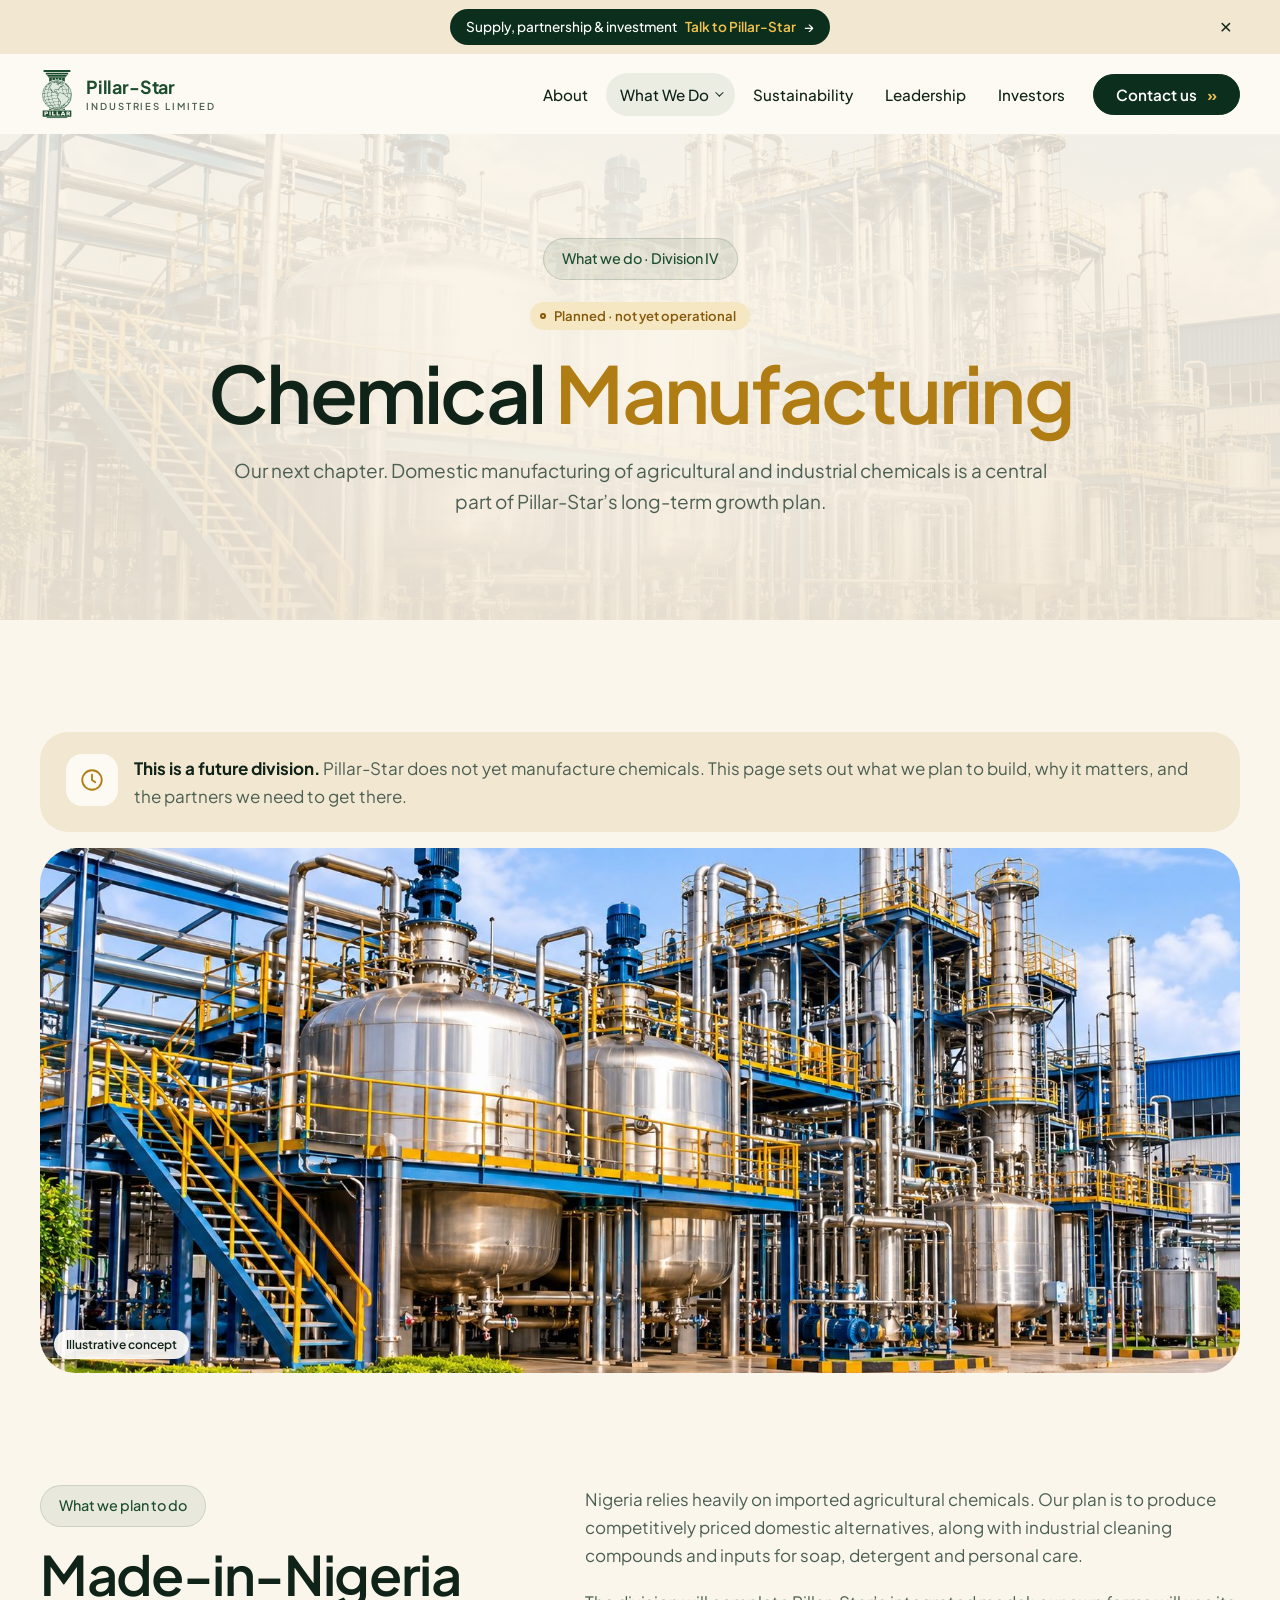
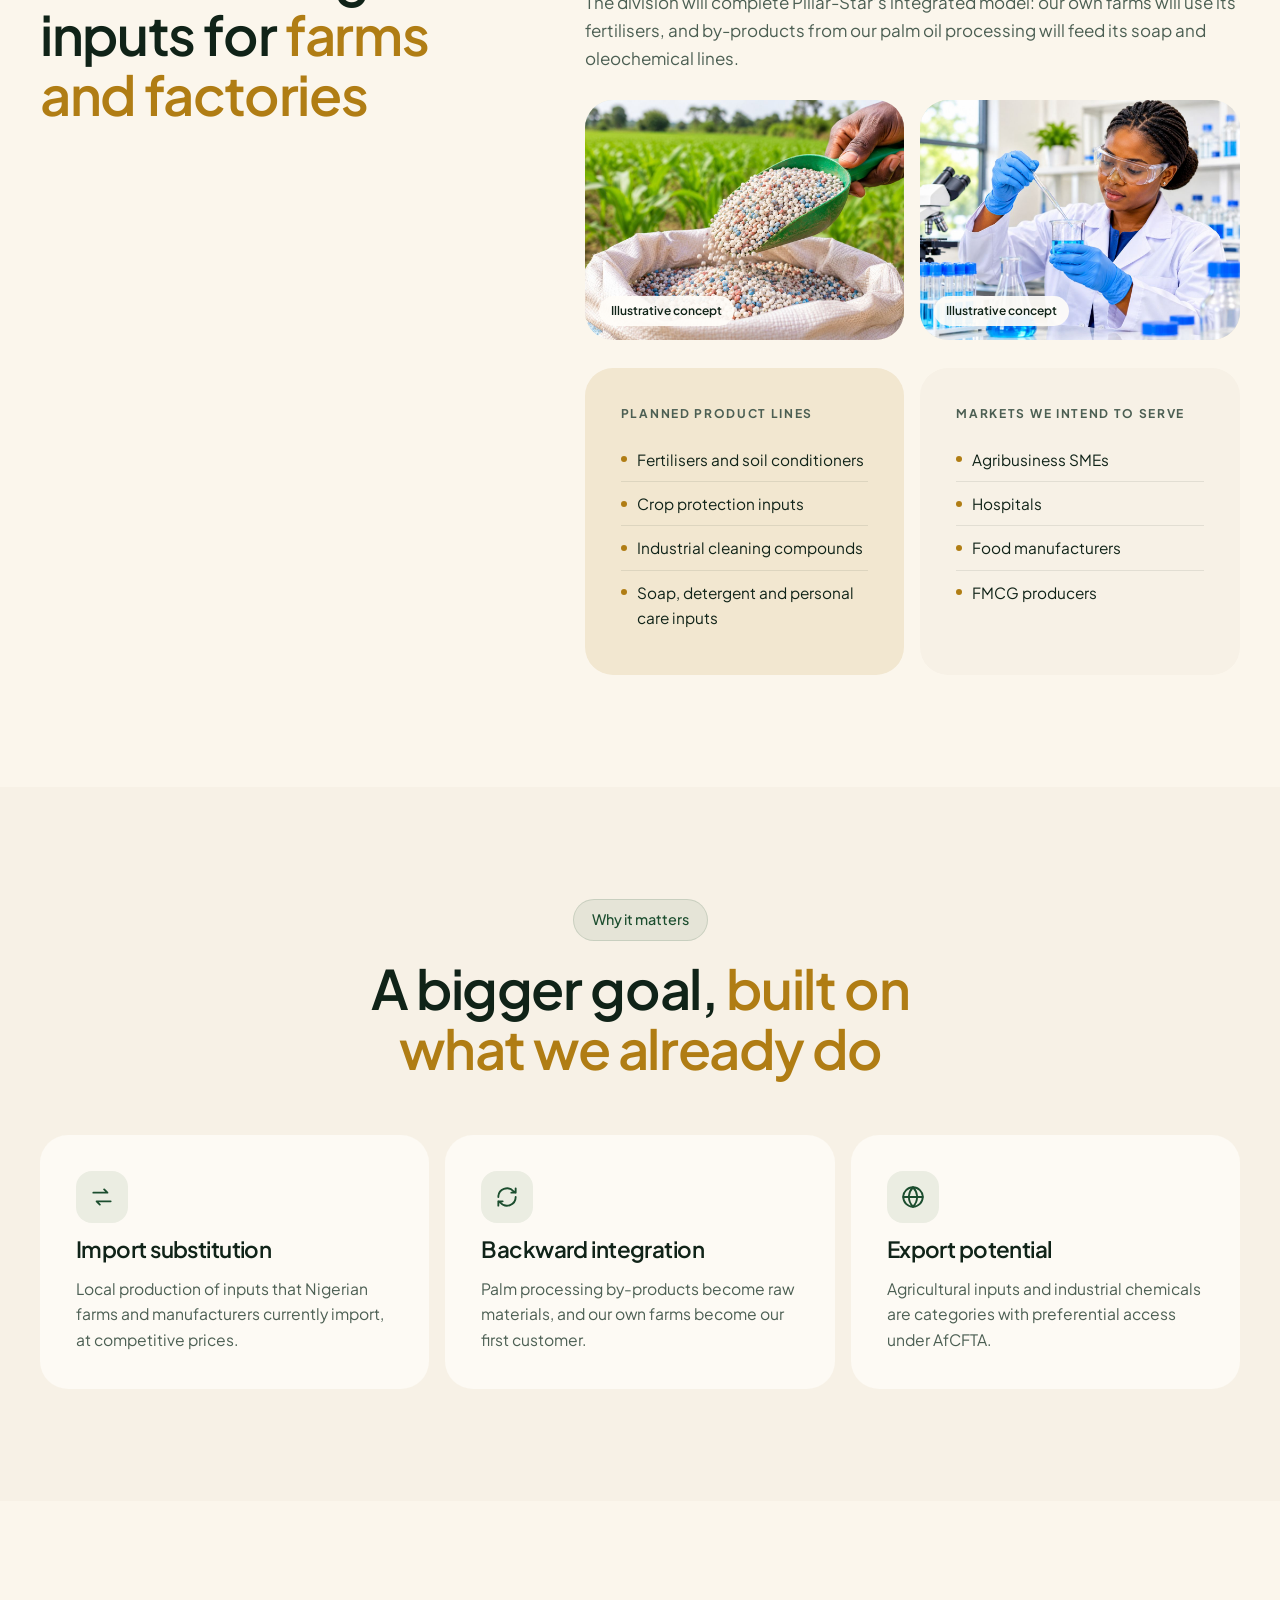
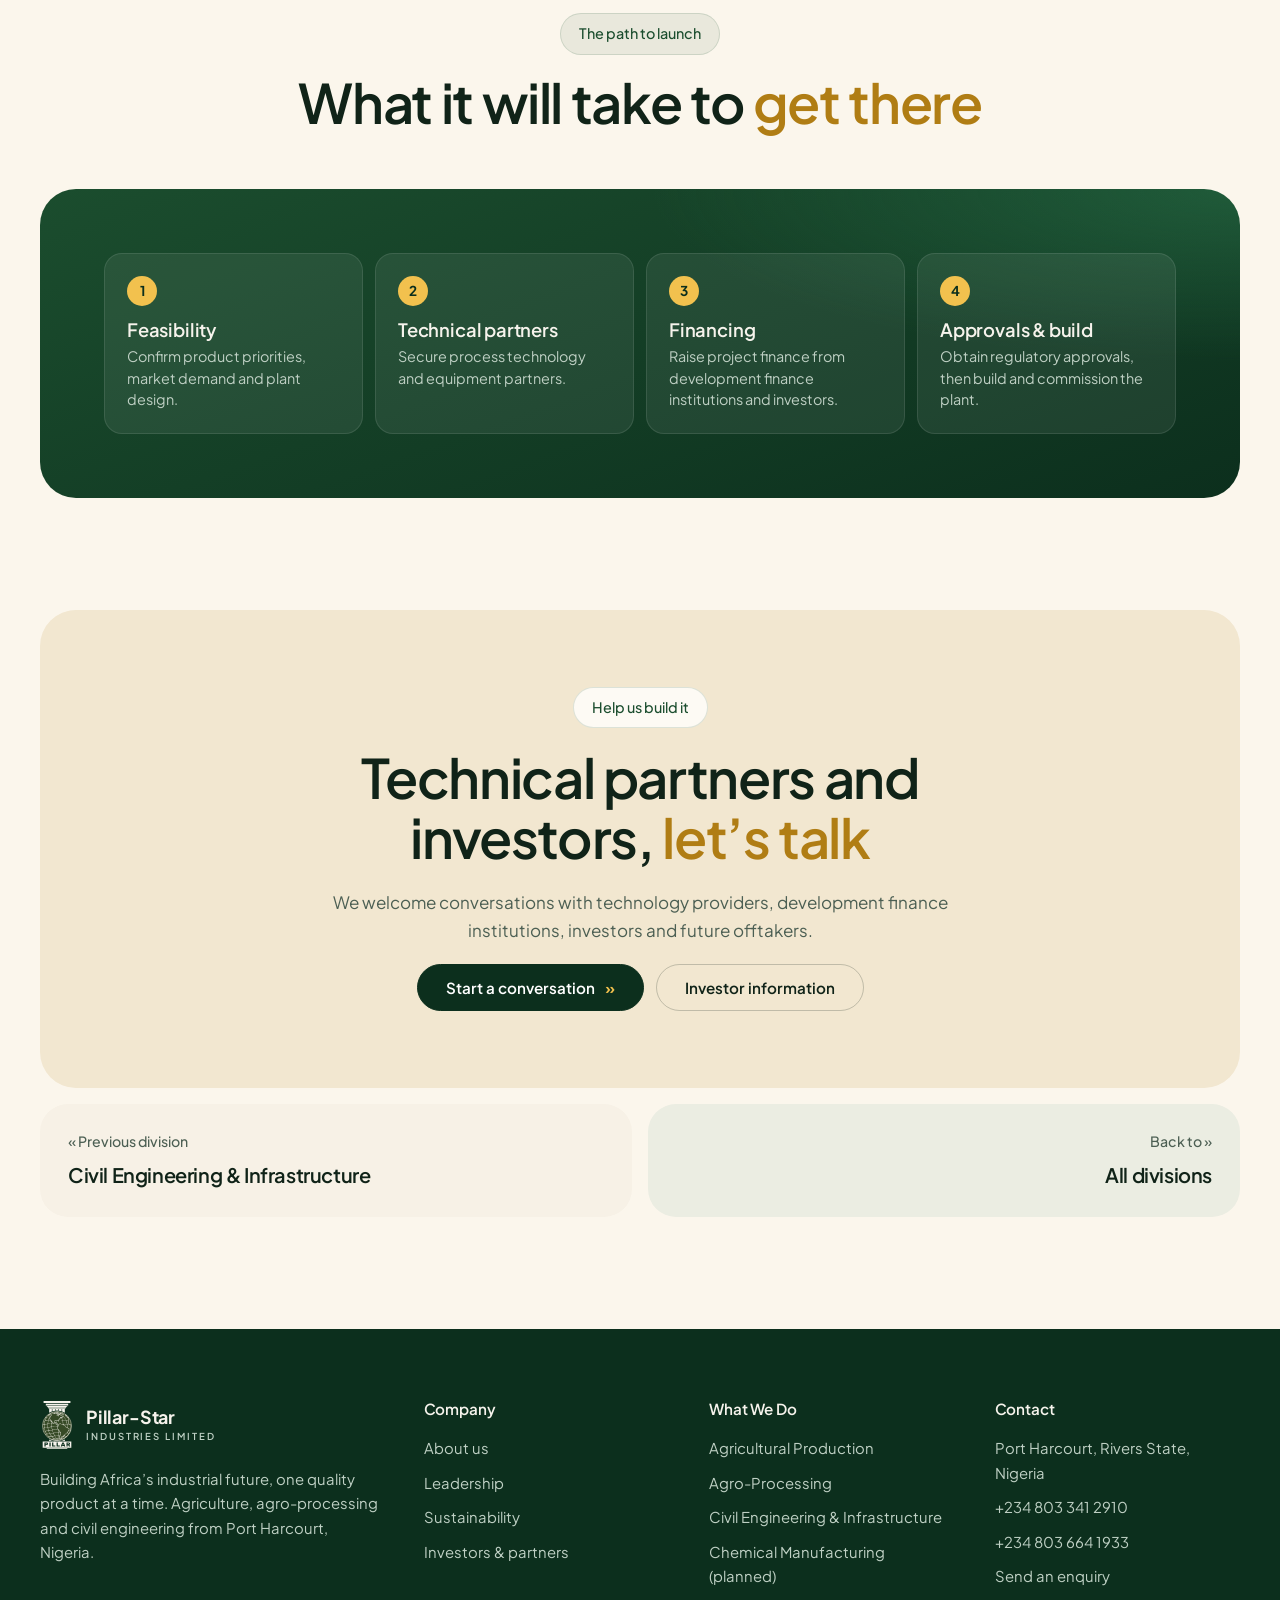
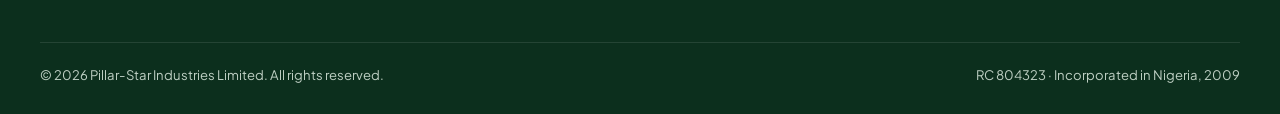
<file: chemicals.html>
<!doctype html>
<html lang="en-NG">
<head>
<meta charset="utf-8">
<meta name="viewport" content="width=device-width, initial-scale=1, viewport-fit=cover">
<meta name="claude:viewport-fit-sides" content="cover">
<title>Chemical Manufacturing | Pillar-Star Industries</title>
<meta name="description" content="Chemical manufacturing is a planned future division of Pillar-Star Industries: fertilisers, crop protection, cleaning compounds and soap inputs made in Nigeria.">
<meta name="theme-color" content="#12361f">
<meta property="og:title" content="Chemical Manufacturing | Pillar-Star Industries"><meta property="og:description" content="Chemical manufacturing is a planned future division of Pillar-Star Industries: fertilisers, crop protection, cleaning compounds and soap inputs made in Nigeria."><meta property="og:type" content="website"><meta property="og:url" content="https://pillarstarindustries.com/chemicals.html"><meta property="og:image" content="https://pillarstarindustries.com/images/og-card.png"><meta name="twitter:card" content="summary_large_image">
<link rel="canonical" href="https://pillarstarindustries.com/chemicals.html">
<link rel="icon" href="favicon.svg" type="image/svg+xml">
<link rel="preconnect" href="https://fonts.googleapis.com"><link rel="preconnect" href="https://fonts.gstatic.com" crossorigin><link rel="stylesheet" href="https://fonts.googleapis.com/css2?family=Plus+Jakarta+Sans:wght@400;500;600;700&display=swap">
<link rel="stylesheet" href="styles.css">
</head>
<body>
<svg width="0" height="0" style="position:absolute" aria-hidden="true"><symbol id="ps-mark" viewBox="0 0 760 1078.8"><path fill="currentColor" d="M80 0H680V46H80ZM130 60H630V98H130ZM145 110H615Q588 124 580 150H180Q172 124 145 110ZM192 162H568V176H192ZM205.0 176H265.4V233.5A346 346 0 0 0 205.0 261.5ZM205.0 858.5A346 346 0 0 0 265.4 886.5V893H205.0ZM277.4 176H337.8V216.6A346 346 0 0 0 277.4 229.6ZM277.4 890.4A346 346 0 0 0 337.8 903.4V893H277.4ZM349.8 176H410.2V215.3A346 346 0 0 0 349.8 215.3ZM422.2 176H482.6V229.6A346 346 0 0 0 422.2 216.6ZM422.2 903.4A346 346 0 0 0 482.6 890.4V893H422.2ZM494.6 176H555.0V261.5A346 346 0 0 0 494.6 233.5ZM494.6 886.5A346 346 0 0 0 555.0 858.5V893H494.6ZM150 1054.8H610V1078.8H150Z"/><path fill="currentColor" fill-rule="evenodd" d="M60.0 905H700.0V1042.8H60.0ZM99.0 971.6L99.0 924.9L122.8 925.0C150.0 925.0 156.0 925.7 164.2 929.7C174.3 934.7 178.3 942.0 178.2 955.3C178.1 967.7 172.9 975.9 162.2 980.7C157.4 982.9 155.0 983.3 142.8 984.0C135.1 984.4 128.3 984.6 127.7 984.5C126.9 984.4 126.6 988.7 126.4 1001.3L126.1 1018.3L112.6 1018.3L99.0 1018.3L99.0 971.6ZM210.9 1017.2C210.7 1016.6 210.6 995.7 210.7 970.7L210.9 925.4L224.5 925.4L238.1 925.4L238.1 971.6L238.1 1017.9L224.7 1018.1C214.5 1018.3 211.2 1018.1 210.9 1017.2ZM270.3 971.6L270.3 924.9L284.1 925.1L298.0 925.4L298.1 960.3L298.2 995.2L320.7 995.7L343.3 996.1L343.5 1007.2L343.8 1018.3L307.1 1018.3L270.3 1018.3L270.3 971.6ZM370.9 971.6L370.9 924.9L384.5 924.9L398.1 924.9L398.1 960.3L398.1 995.7L420.8 995.7L443.5 995.7L443.5 1007.0L443.5 1018.3L407.2 1018.3L370.9 1018.3L370.9 971.6ZM464.3 1018.0C464.3 1017.5 478.2 982.0 487.8 958.0C493.4 944.1 498.6 930.9 499.5 928.8L501.0 924.9L515.4 925.2L529.8 925.4L542.4 956.7C555.0 987.8 565.8 1016.0 565.8 1017.5C565.8 1018.0 559.4 1018.3 551.5 1018.3L537.1 1018.3L534.8 1010.8L532.5 1003.4L515.2 1003.1L498.0 1002.9L495.5 1010.6L492.9 1018.3L478.6 1018.3C470.7 1018.3 464.3 1018.2 464.3 1018.0ZM592.1 971.7L592.1 924.9L611.4 925.0C649.3 925.0 662.1 928.4 668.8 940.5C671.2 944.9 671.4 946.1 671.4 954.0C671.4 964.0 669.9 967.7 663.7 973.4C660.3 976.4 658.1 977.7 652.5 979.7C651.0 980.2 651.3 980.6 654.6 982.2C656.7 983.3 659.6 985.6 661.1 987.4C663.5 990.2 677.6 1013.8 678.9 1017.2C679.3 1018.1 676.1 1018.3 663.6 1018.1L647.9 1017.9L642.7 1008.8C639.8 1003.8 636.0 997.0 634.2 993.7C629.9 985.7 627.8 983.8 622.8 983.6L618.9 983.4L618.4 1000.6L618.0 1017.9L605.0 1018.1L592.1 1018.4L592.1 971.7ZM524.7 979.1C521.1 967.3 515.6 951.2 515.1 951.2C514.8 951.2 512.2 958.4 509.5 967.1L504.4 983.0L515.1 983.0L525.9 983.0L524.7 979.1ZM145.0 964.4C151.8 961.6 153.6 952.9 148.4 947.7C146.2 945.5 145.4 945.3 136.1 945.0L126.2 944.7L126.2 955.2L126.2 965.7L133.9 965.7C138.6 965.7 142.9 965.2 145.0 964.4ZM641.3 963.6C644.6 961.4 646.2 955.8 644.5 952.3C642.5 948.1 638.2 946.7 627.7 946.7L618.4 946.7L618.4 956.3L618.4 965.9L628.6 965.6C636.6 965.3 639.4 964.9 641.3 963.6Z"/><circle cx="380" cy="560" r="330" style="fill:var(--ps-globe, transparent)"/><circle cx="380" cy="560" r="325.5" fill="none" stroke="currentColor" stroke-width="9"/><path fill="currentColor" d="M345.9 882.5C298.4 877.3 250.5 860.9 210.2 835.9C205.1 832.8 200.4 829.6 199.7 828.9C199.0 828.2 199.7 828.4 201.4 829.5C217.0 839.2 248.4 855.0 252.1 855.0C253.9 855.0 268.0 850.4 268.0 849.7C268.0 849.5 264.9 847.7 261.2 845.9C243.7 837.3 224.9 824.8 208.6 811.0L200.5 804.1L187.3 807.1C174.3 810.1 174.2 810.1 172.1 808.4C170.9 807.5 169.9 806.4 169.9 806.1C169.9 805.7 175.4 804.1 182.2 802.5C188.9 800.9 194.4 799.3 194.4 799.0C194.4 798.7 191.6 795.7 188.2 792.4C177.0 781.4 157.8 758.0 149.7 745.6L148.3 743.5L133.1 746.8L118.0 750.1L116.4 748.1C115.5 746.9 114.8 745.8 114.8 745.5C114.8 745.3 121.4 743.6 129.4 741.8C137.4 740.0 144.1 738.4 144.3 738.2C144.4 738.1 142.4 734.2 139.7 729.7C134.4 720.9 119.5 690.9 117.0 684.1C116.2 681.8 115.2 679.7 114.8 679.5C114.4 679.3 107.1 680.8 98.5 683.0C84.0 686.6 82.7 686.8 81.7 685.4C79.2 682.0 79.1 682.1 103.4 675.8C108.5 674.6 112.7 673.4 112.8 673.4C112.9 673.3 112.2 671.3 111.3 668.9C107.2 658.0 100.1 628.7 97.7 612.6C97.0 608.1 96.3 604.3 96.2 604.1C96.0 604.0 88.6 605.6 79.7 607.7C60.6 612.3 60.8 612.3 60.3 609.4C59.7 606.6 59.7 606.6 79.2 601.9C87.4 599.9 94.5 598.0 94.8 597.7C95.1 597.4 94.8 591.5 94.1 584.5C93.3 576.0 92.9 564.1 93.1 548.6L93.3 525.4L91.1 525.7C88.0 526.1 60.7 532.0 59.2 532.5C58.2 532.9 57.9 532.4 57.9 530.0L57.9 526.9L64.2 525.5C67.7 524.7 75.8 523.0 82.2 521.7C93.8 519.3 93.8 519.3 94.2 516.7C94.4 515.2 95.2 508.7 96.0 502.2C97.5 490.0 102.3 465.1 105.1 454.7L106.8 448.8L105.0 448.8C103.0 448.8 83.2 454.1 77.1 456.3C73.8 457.4 73.5 457.4 74.0 456.2C74.3 455.4 74.8 453.9 75.0 452.7C75.6 450.4 76.7 450.0 96.8 444.8L109.1 441.7L112.1 432.8C117.4 416.8 126.0 397.7 135.2 381.4C138.3 375.9 140.5 371.2 140.2 371.1C139.8 371.0 133.4 372.8 126.1 375.3C118.8 377.7 112.6 379.6 112.5 379.4C112.3 379.2 113.3 377.5 114.6 375.7C117.2 372.2 121.3 370.5 141.9 364.4C146.5 363.0 146.9 362.7 151.5 355.5C159.2 343.6 174.2 324.5 175.9 324.6C176.2 324.6 177.4 325.3 178.6 326.2L180.6 327.8L176.7 332.2C168.7 341.2 156.3 358.4 157.1 359.3C157.4 359.6 165.8 358.0 175.8 355.8C192.9 352.0 223.1 346.1 229.0 345.4C231.4 345.1 231.7 345.4 231.9 347.9C232.2 350.6 232.1 350.7 228.0 351.2C220.9 352.2 219.1 352.6 218.3 353.7C215.1 357.9 201.9 392.6 196.6 410.9C194.4 418.5 192.4 425.5 192.1 426.4C191.6 427.9 191.9 428.0 195.4 427.5C202.7 426.3 219.4 424.3 222.1 424.3C224.4 424.3 224.9 424.7 225.3 426.7C225.6 428.1 225.7 429.2 225.6 429.3C225.6 429.4 218.2 430.3 209.3 431.3C200.4 432.3 192.5 433.3 191.7 433.6C190.7 433.9 189.6 437.6 187.6 448.2C183.6 468.6 178.7 505.2 179.7 506.2C179.9 506.4 189.1 505.6 200.2 504.4C211.2 503.3 227.5 501.7 236.4 500.9C245.4 500.2 253.5 499.4 254.5 499.2C256.2 498.8 256.4 497.8 257.5 483.2C258.4 472.1 259.1 467.6 259.9 467.5C260.5 467.5 261.5 467.4 262.3 467.3C263.0 467.3 263.6 466.4 263.6 465.2C263.5 463.5 263.4 463.4 262.6 464.8C260.9 467.8 255.6 466.8 250.4 462.6C247.9 460.6 245.1 458.4 244.2 457.7C243.3 457.1 240.4 453.8 237.7 450.5C233.3 445.2 232.3 443.0 228.2 431.1C225.6 423.8 222.1 414.7 220.4 411.0C209.6 387.5 211.7 367.0 226.0 356.5C228.8 354.4 231.7 352.5 232.3 352.3C233.0 352.1 233.4 349.6 233.5 344.9C233.7 334.1 238.6 324.7 246.9 319.1C253.7 314.5 255.7 310.5 252.6 307.9C251.5 306.9 250.0 307.0 244.5 308.3C237.9 309.9 213.2 317.3 208.0 319.3C202.3 321.5 186.3 325.4 183.2 325.4C179.0 325.4 176.9 323.3 176.9 319.1C176.9 311.8 190.2 300.9 205.7 295.5C213.8 292.7 217.6 290.0 220.5 284.9C225.5 276.1 232.0 273.0 259.2 266.6C281.6 261.4 290.7 262.1 304.5 270.1C307.8 272.0 311.8 273.8 313.5 274.2C315.2 274.6 317.6 275.4 318.9 276.1C322.6 277.9 325.9 277.5 329.2 274.8L332.2 272.3L327.3 271.8C321.4 271.2 313.7 268.0 312.5 265.7C310.0 261.1 315.8 256.3 324.0 256.3C331.2 256.2 333.6 260.7 327.5 262.9C325.3 263.7 325.0 264.0 326.3 264.1C328.8 264.2 333.7 262.4 335.6 260.8C338.1 258.6 344.4 259.1 348.3 261.8C350.1 263.1 352.6 264.1 353.7 264.1C355.7 264.1 355.7 264.1 354.3 262.5C350.8 258.6 354.6 256.3 365.4 255.6C369.8 255.4 374.5 254.6 375.8 254.0C377.1 253.3 380.8 252.8 384.1 252.7C390.8 252.7 393.4 251.8 391.6 250.0C387.9 246.3 392.2 242.7 400.8 242.5C404.5 242.4 408.5 242.1 409.7 241.8C411.9 241.3 411.9 241.2 410.3 240.0C407.7 238.1 409.0 237.7 415.3 238.4C420.9 239.0 421.1 239.1 421.1 241.4C421.1 246.2 413.1 251.0 405.2 251.0C402.6 251.0 402.1 251.3 402.5 252.6C403.6 257.1 394.4 261.9 386.3 261.0C383.5 260.6 381.4 260.9 379.6 261.9C378.1 262.6 374.8 263.3 372.2 263.3C368.3 263.3 367.7 263.5 368.5 264.5C369.1 265.1 369.3 266.3 369.0 267.0C368.6 268.2 369.2 268.3 373.2 267.9C376.6 267.6 378.7 267.8 380.6 268.8C383.0 270.1 383.4 270.1 384.4 268.9C385.1 268.0 386.7 267.6 388.7 267.8C391.1 268.0 392.2 267.6 393.4 266.1C395.3 263.7 401.9 263.3 403.6 265.4C404.6 266.6 405.2 266.4 408.3 264.1C413.7 260.2 419.3 260.6 421.6 265.1C423.3 268.4 422.1 271.5 418.6 272.7C415.3 273.9 413.5 273.3 412.8 271.1C412.5 270.1 411.8 269.7 411.0 270.0C410.3 270.2 408.6 270.0 407.2 269.6C405.5 268.9 404.4 269.0 403.7 269.6C403.2 270.2 400.9 270.9 398.6 271.1L394.4 271.7L399.4 273.1C402.1 274.0 405.2 274.6 406.2 274.6C407.1 274.6 410.8 275.8 414.3 277.2C417.8 278.5 422.3 280.0 424.3 280.3C431.7 281.5 447.8 291.4 448.8 295.3C449.3 297.1 449.3 297.0 451.9 294.7L454.5 292.2L452.8 288.9C451.8 287.1 449.4 283.4 447.5 280.8C437.9 267.8 436.9 265.2 440.7 261.7C443.7 258.8 446.3 259.3 455.8 264.3C472.4 272.9 478.7 278.1 502.0 302.5C506.3 306.9 511.0 311.4 512.4 312.4L515.0 314.3L514.4 304.7C513.4 291.0 511.9 288.1 502.4 281.6C493.9 275.8 489.5 269.0 488.8 260.5C488.5 257.7 488.5 255.4 488.7 255.4C488.9 255.4 490.9 256.0 493.0 256.7C496.6 257.9 497.0 258.4 498.0 262.1C499.2 266.6 503.9 271.7 511.8 277.3C517.1 281.1 521.3 287.2 522.6 293.1C523.9 298.9 523.8 317.7 522.6 320.5C521.3 323.2 517.5 324.9 514.1 324.1C510.5 323.4 496.1 311.2 490.6 304.3C481.2 292.6 458.9 273.8 454.5 273.8C453.9 273.8 455.0 275.8 456.9 278.4C463.9 287.7 465.2 293.8 461.5 299.0C458.8 302.8 453.4 304.4 450.9 302.2C449.9 301.3 449.2 300.0 449.2 299.3C449.2 298.3 448.7 298.4 447.3 299.9C446.3 301.0 445.6 302.0 445.8 302.1C445.9 302.1 448.3 303.3 450.9 304.6C453.5 305.9 459.4 310.2 464.0 314.1C476.6 325.0 481.5 327.9 494.4 332.4C513.1 339.0 524.4 347.2 524.4 354.0C524.4 358.6 522.8 360.7 517.3 363.0C513.5 364.7 511.6 364.9 506.6 364.6C498.9 364.0 497.5 364.4 496.9 367.5C496.2 370.4 494.8 371.7 491.4 372.6C490.0 373.0 489.1 373.8 489.2 374.6C489.5 376.2 483.2 382.7 479.6 384.6C477.7 385.6 475.2 385.9 472.0 385.8C461.4 385.2 456.5 385.5 454.0 386.9C449.5 389.2 444.8 394.6 443.9 398.4C442.2 404.8 440.2 408.5 436.3 412.1C432.8 415.4 421.3 421.7 418.9 421.7C418.3 421.7 416.8 422.7 415.5 423.9L413.1 426.2L418.3 431.7C422.8 436.3 423.7 437.8 424.2 441.3C425.1 447.2 423.5 452.0 420.0 454.1C416.0 456.5 413.9 456.3 405.0 452.3C395.8 448.3 394.2 446.8 389.1 439.1C387.1 435.9 384.6 433.0 383.6 432.7C382.4 432.3 379.0 433.3 374.1 435.3C362.4 440.2 361.3 440.4 353.8 439.2C341.9 437.4 334.4 440.5 328.4 449.8C322.3 459.2 321.8 467.9 327.2 473.7C330.1 476.8 332.7 477.7 338.9 477.7L344.2 477.7L349.4 472.4C357.3 464.4 365.6 461.7 372.0 465.0C377.3 467.7 377.7 473.1 373.5 482.7L370.5 489.5L377.2 490.0C388.4 490.8 393.4 495.0 395.0 505.0C397.5 520.5 397.8 520.7 413.3 522.9L417.2 523.4L423.2 516.7C430.4 508.7 434.1 506.6 441.1 506.6C444.7 506.6 446.5 506.2 446.8 505.4C447.0 504.8 448.7 503.6 450.5 502.7C454.9 500.6 458.4 501.5 465.0 506.3C473.4 512.5 475.4 512.9 490.9 512.2C504.2 511.6 504.3 511.6 509.0 514.0C514.4 516.6 518.1 520.5 518.9 524.2C519.3 526.3 519.8 526.7 521.9 526.7C526.1 526.7 530.6 529.1 535.9 534.2C538.7 536.8 541.1 539.0 541.3 539.0C541.4 539.0 545.8 539.8 551.0 540.7C572.4 544.7 579.1 551.3 581.7 571.0C582.5 576.9 583.4 580.8 584.4 581.9C586.1 583.8 592.0 585.4 597.3 585.4C604.0 585.4 609.3 587.6 616.2 593.3C624.1 599.7 624.2 599.7 631.2 601.6C638.5 603.5 642.7 605.7 647.6 610.1C661.4 622.9 660.2 638.5 644.0 657.2C636.2 666.3 634.7 669.1 631.7 680.4C626.4 700.9 618.3 710.8 602.7 716.1C589.1 720.7 585.3 723.8 579.8 734.5C574.7 744.4 568.0 751.7 557.3 758.9C547.8 765.2 547.9 765.1 551.0 764.3C554.0 763.6 554.1 763.1 547.9 772.4L543.7 778.7L546.1 779.2C547.4 779.5 553.3 780.5 559.2 781.5C569.7 783.2 583.7 786.5 588.8 788.5C591.4 789.5 591.5 789.4 603.2 777.4C609.7 770.7 618.0 761.5 621.7 756.9C628.7 748.3 641.7 730.1 641.7 728.9C641.7 727.8 621.3 724.0 602.1 721.5C599.8 721.2 598.0 720.6 598.0 720.2C598.0 719.9 599.8 718.8 602.1 717.8L606.3 716.1L618.1 718.1C624.6 719.1 633.5 720.8 637.8 721.8C642.1 722.7 645.7 723.5 645.8 723.4C652.5 715.7 676.9 660.6 674.6 658.3C674.3 658.0 668.4 657.5 661.5 657.2C654.5 656.9 648.6 656.4 648.3 656.1C648.0 655.8 648.4 654.5 649.3 653.2L650.8 650.8L664.0 651.5L677.3 652.1L680.5 638.2C687.4 609.2 689.5 589.3 688.7 560.3L688.2 540.9L691.0 540.5C692.5 540.3 693.9 540.2 694.1 540.3C694.2 540.4 694.7 547.7 695.2 556.5C696.6 583.0 694.2 608.4 687.6 637.0C685.9 644.4 684.3 650.9 684.0 651.5C683.8 652.2 685.0 652.8 687.1 653.1C690.6 653.7 690.6 653.7 689.7 656.4C688.8 658.9 688.5 659.1 685.5 658.6L682.2 658.1L679.4 666.6C673.8 683.2 664.3 703.9 654.5 721.2L652.2 725.2L654.8 726.3C657.9 727.6 658.0 727.9 656.2 730.4C655.0 732.0 654.4 732.2 652.0 731.5C650.5 731.1 649.1 730.7 649.0 730.7C648.9 730.7 645.9 734.7 642.4 739.7C632.2 754.1 620.8 767.9 608.9 780.4C602.7 786.8 597.9 792.1 598.1 792.3C598.2 792.4 599.7 793.1 601.2 793.8L604.1 795.2L601.5 797.0C599.1 798.8 598.8 798.9 595.8 797.6C592.1 796.1 592.9 795.7 584.4 803.0C574.6 811.4 557.1 824.1 545.8 830.9C531.8 839.4 532.4 838.8 535.8 840.6C538.0 841.7 539.1 841.8 540.7 841.1C541.9 840.6 542.8 840.3 542.8 840.5C542.8 841.4 520.0 852.9 508.1 858.0C477.9 870.9 446.2 879.1 413.8 882.5C398.0 884.2 361.3 884.2 345.9 882.5ZM364.0 879.9C363.8 879.6 358.9 878.4 353.2 877.2C329.1 872.3 306.8 865.8 287.3 857.9L277.3 853.9L268.7 855.9C264.0 857.0 260.1 858.2 260.1 858.6C260.1 860.0 291.3 869.5 308.7 873.2C328.8 877.6 366.2 882.1 364.0 879.9ZM426.3 872.7C433.7 869.5 442.9 865.1 446.7 862.9C452.4 859.6 454.3 859.0 457.1 859.2C459.0 859.4 460.5 859.9 460.5 860.2C460.5 861.3 453.1 865.8 441.7 871.5C435.9 874.5 431.9 876.8 432.7 876.9C435.1 876.9 459.4 871.9 468.8 869.4C480.3 866.4 501.9 859.1 511.3 855.0C526.9 848.3 532.3 845.8 532.3 845.2C532.3 843.6 518.6 839.0 507.8 837.2C492.8 834.6 494.7 834.2 486.5 841.3C482.6 844.7 477.3 848.9 474.8 850.6C472.3 852.3 470.2 854.1 470.2 854.6C470.2 855.2 469.4 856.3 468.4 857.2C465.8 859.5 453.1 858.6 446.3 855.6C440.6 853.0 433.3 846.6 430.3 841.4C421.7 826.8 426.2 797.8 439.2 783.9L443.1 779.7L442.5 774.2C442.0 769.2 442.2 768.1 444.8 762.6C452.2 746.8 458.8 723.7 458.8 713.4C458.8 704.4 455.7 700.1 442.1 690.2C430.0 681.4 427.6 677.8 421.5 660.2C420.3 656.7 418.2 654.1 410.6 646.7C392.6 629.0 388.9 621.9 391.9 610.3L393.2 604.8L390.1 600.2C383.2 590.2 387.4 577.0 402.7 560.6C410.6 552.1 411.4 549.6 407.5 546.0C405.5 544.0 405.1 544.0 402.5 545.1C391.4 549.7 382.2 544.8 369.0 527.2L363.7 520.2L357.7 519.5C349.6 518.6 343.6 515.7 336.8 509.3C333.6 506.4 330.3 503.9 329.5 503.8C328.6 503.8 323.0 503.7 317.0 503.6C306.5 503.5 305.8 503.4 300.0 500.7C295.1 498.3 294.2 498.1 295.5 499.6C296.4 500.6 297.0 501.4 296.8 501.4C296.6 501.5 288.9 502.2 279.8 503.0L263.1 504.4L262.9 525.0C262.7 541.9 263.8 571.0 264.7 571.9C264.8 572.0 270.2 571.6 276.7 570.9C299.2 568.6 366.7 563.2 386.3 562.1C396.8 561.5 397.5 561.6 397.5 563.1C397.5 566.7 395.0 567.9 387.5 567.9C375.3 567.9 327.0 571.8 271.2 577.2C268.0 577.5 265.3 578.1 265.3 578.5C265.3 581.4 269.4 607.4 271.5 618.2C275.6 638.5 277.5 644.9 279.6 644.9C280.6 644.9 289.6 643.9 299.5 642.7C314.9 640.9 391.7 633.5 395.8 633.5C396.5 633.5 397.7 634.7 398.6 636.2C399.4 637.6 399.9 638.8 399.6 638.8C391.5 638.8 297.0 648.4 282.7 650.6L279.5 651.2L281.6 658.8C284.4 669.2 291.8 690.2 297.2 703.5L301.7 714.5L306.5 714.4C309.1 714.3 320.1 713.4 331.0 712.4C348.6 710.8 369.6 709.2 395.4 707.5L404.2 706.9L404.8 688.4C405.1 678.3 405.4 664.4 405.4 657.5C405.4 650.6 405.7 644.9 406.1 644.9C406.5 644.9 407.9 646.1 409.2 647.4L411.7 650.0L411.4 672.6C411.3 685.1 411.2 697.8 411.1 700.9L411.1 706.6L421.5 706.3C427.2 706.1 437.1 705.7 443.4 705.4C455.5 704.7 457.0 705.1 457.0 708.4C457.0 710.3 456.8 710.3 442.8 710.9C435.0 711.2 424.6 711.7 419.7 712.0L410.9 712.5L410.3 731.0C410.0 741.2 409.5 754.8 409.2 761.2L408.6 772.8L424.7 772.6L440.8 772.3L441.1 775.1L441.4 778.0L427.9 778.0C408.0 778.0 409.2 777.4 408.6 786.6C408.3 790.7 407.8 802.2 407.5 812.0L406.9 829.9L415.3 829.4C420.0 829.2 423.9 829.2 424.1 829.5C424.3 829.8 424.6 831.1 424.9 832.3L425.5 834.6L415.9 835.3L406.3 835.9L406.3 844.8C406.3 849.7 406.0 858.2 405.8 863.7L405.3 873.8L411.7 867.0C415.2 863.3 418.3 860.2 418.6 860.2C420.4 860.3 417.5 866.0 412.7 871.8C409.6 875.5 407.1 878.8 407.1 879.1C407.1 880.3 413.4 878.2 426.3 872.7ZM391.3 874.5C390.1 873.1 386.8 869.5 384.1 866.5C381.3 863.4 375.3 856.1 370.7 850.2C365.0 842.9 361.9 839.5 360.9 839.7C360.1 839.9 352.2 840.9 343.5 841.9C334.7 843.0 327.5 844.1 327.5 844.4C327.5 845.6 345.6 856.5 357.7 862.5C367.7 867.5 389.9 876.5 393.1 876.8C393.3 876.9 392.5 875.8 391.3 874.5ZM367.5 873.7C367.2 873.4 364.1 871.9 360.6 870.4C351.5 866.4 337.3 858.4 326.8 851.4L317.9 845.4L303.6 848.1C295.8 849.5 289.1 851.1 288.7 851.5C287.9 852.2 296.7 855.8 309.9 860.2C327.5 866.1 369.8 876.0 367.5 873.7ZM399.6 861.4C400.6 840.4 400.4 835.5 398.6 836.0C397.8 836.3 391.1 837.0 383.7 837.5C376.4 838.1 370.4 838.9 370.4 839.1C370.4 840.0 381.4 853.9 388.6 862.3C392.3 866.6 395.9 870.8 396.6 871.7C397.4 872.6 398.2 873.3 398.5 873.3C398.8 873.4 399.2 868.0 399.6 861.4ZM456.6 845.3C451.9 838.4 452.6 835.8 461.7 824.9C465.7 820.1 468.2 816.1 469.8 811.8C474.2 800.4 478.0 797.1 488.9 795.0C498.9 793.1 501.7 791.3 501.7 786.6C501.7 783.0 505.3 780.8 512.3 780.2C521.7 779.2 525.5 777.3 529.2 771.5C533.6 764.7 536.7 761.8 547.2 754.8C560.9 745.6 566.6 739.9 571.5 730.4C577.8 718.0 584.2 712.9 598.9 707.9C606.5 705.4 609.7 703.2 613.9 698.0C618.3 692.4 620.1 688.4 623.3 676.3C626.2 665.4 628.1 661.7 635.1 653.7C649.0 637.7 651.2 627.8 642.9 618.6C638.7 614.0 635.1 611.9 627.7 609.8C619.6 607.6 617.3 606.3 611.5 601.2C605.1 595.4 604.2 595.0 594.9 594.1C578.6 592.6 574.2 588.2 572.5 572.0C570.9 556.9 566.6 552.7 549.3 549.6C536.9 547.4 536.0 547.0 529.2 540.7L523.5 535.4L518.3 536.0C514.2 536.5 512.6 536.3 510.9 535.1C508.5 533.6 507.9 529.7 509.7 527.8C511.2 526.3 506.2 521.8 502.0 521.0C500.1 520.6 494.7 520.7 489.9 521.3C476.2 522.7 469.3 521.0 459.7 513.7L454.8 510.0L452.6 512.6C449.5 516.3 446.7 517.2 443.1 515.7C439.3 514.1 435.3 515.9 431.4 520.9C423.3 531.1 419.4 533.3 412.3 531.9C410.2 531.5 406.9 531.2 404.9 531.2C402.5 531.1 399.8 530.2 396.6 528.3C390.6 524.6 387.4 518.8 386.2 509.2C385.0 500.0 383.5 498.7 373.1 498.7C366.6 498.7 365.0 498.4 363.0 496.9C359.9 494.4 360.1 491.8 364.2 481.6C366.1 476.9 367.5 472.7 367.2 472.4C366.2 470.7 360.8 473.8 355.9 478.9C349.9 485.2 345.5 487.0 336.7 486.8C327.5 486.7 318.6 480.8 315.6 472.8C313.3 466.9 314.1 456.8 317.4 450.1C324.6 435.3 338.8 427.8 354.4 430.4L360.3 431.4L369.1 427.7C384.4 421.2 389.5 422.3 396.4 433.6C399.7 439.1 400.8 440.0 406.9 443.3C410.6 445.3 413.9 446.8 414.3 446.5C414.7 446.3 415.0 444.9 415.0 443.4C415.0 441.2 414.0 439.8 410.2 436.2C403.9 430.4 402.9 427.2 405.6 421.7C407.4 418.0 408.3 417.4 418.4 412.5C430.0 406.8 433.0 404.2 433.9 398.9C436.6 384.5 452.6 374.1 467.6 376.9C472.6 377.8 473.3 377.7 476.0 376.1C477.6 375.1 478.9 374.0 478.9 373.7C478.9 372.7 475.4 370.8 474.5 371.4C474.0 371.7 469.6 371.9 464.7 371.9C456.5 371.8 455.6 371.7 453.7 369.7C446.2 362.3 471.7 356.1 481.4 363.0C485.2 365.7 487.6 365.4 488.2 362.1C489.2 357.2 496.1 354.6 504.5 356.1C508.6 356.8 510.0 356.7 512.2 355.6C514.8 354.2 514.9 354.1 513.5 352.5C510.0 348.7 500.5 343.6 491.7 340.7C477.6 336.1 471.1 332.3 458.3 321.1C450.0 313.8 442.3 309.1 436.0 307.6C426.6 305.3 422.9 305.8 422.9 309.4C422.9 310.6 422.1 312.7 421.1 314.1L419.4 316.5L421.6 319.8C424.3 323.9 424.3 325.7 421.5 331.9C417.1 341.6 413.3 341.8 397.7 333.4C391.6 330.1 384.7 326.9 382.3 326.3C377.5 325.0 372.5 320.8 371.6 317.2C370.1 311.2 375.2 303.4 382.8 299.9C386.9 298.1 388.7 297.8 398.4 297.8C407.9 297.8 409.7 297.6 412.0 296.1C414.0 294.7 416.5 294.3 424.2 293.9C433.7 293.5 433.8 293.4 431.2 292.1C429.8 291.3 424.8 289.7 420.3 288.6C415.7 287.5 410.6 285.9 408.9 285.0C407.2 284.1 404.6 283.4 403.0 283.4C398.8 283.4 395.8 281.7 395.8 279.3C395.8 278.2 395.3 277.3 394.8 277.3C394.3 277.3 394.0 277.8 394.3 278.6C395.4 281.4 390.2 283.7 387.0 281.7C386.2 281.1 385.3 281.2 384.4 282.0C380.6 285.2 375.9 287.1 372.1 287.1C364.5 286.9 346.5 278.3 344.1 273.7C343.2 272.0 342.9 272.2 339.9 276.6C336.2 281.8 328.7 286.9 324.6 286.9C323.2 286.9 319.1 285.7 315.5 284.3C311.9 282.8 308.1 281.6 307.1 281.6C306.1 281.6 303.1 280.1 300.4 278.2C289.7 270.8 281.4 270.3 258.3 276.0C234.6 281.8 234.3 282.0 225.8 293.2C222.8 297.1 216.3 301.5 211.0 303.0C203.8 305.2 188.1 314.2 189.4 315.4C189.6 315.7 194.5 314.3 200.2 312.4C232.7 301.5 249.8 297.3 255.0 299.1C265.2 302.4 266.2 315.5 256.9 322.4C250.4 327.3 244.8 333.6 243.6 337.3C243.1 339.3 242.6 344.2 242.6 348.2C242.6 354.5 242.3 355.8 240.7 357.5C239.6 358.6 238.3 359.5 237.8 359.5C237.3 359.5 234.8 361.0 232.3 362.7C220.9 370.6 219.7 387.1 229.1 407.9C230.8 411.7 234.1 420.3 236.4 427.0C240.9 439.9 244.2 445.5 250.7 451.0C252.6 452.7 254.4 454.0 254.5 453.9C254.8 453.5 252.4 444.4 250.8 440.3C249.5 436.8 249.5 436.4 250.9 434.3C252.0 432.5 252.9 432.2 255.5 432.4C258.6 432.6 259.0 433.1 263.0 439.6C270.2 451.7 272.3 456.4 272.3 460.3C272.3 468.0 277.8 474.5 293.9 486.1C305.6 494.5 308.5 495.6 319.3 494.8C331.2 494.0 335.0 495.2 342.0 501.9C348.8 508.4 352.6 510.2 360.8 510.9C368.5 511.5 369.4 512.1 375.1 519.7C382.0 529.0 384.8 532.2 388.9 535.1C393.6 538.6 394.2 538.7 399.6 536.3C407.9 532.7 417.0 538.6 419.0 548.8C419.8 553.4 417.2 558.6 410.1 566.0C402.9 573.5 398.1 581.2 396.6 587.2C395.6 591.6 395.6 591.7 398.8 596.4C402.3 601.4 402.4 602.8 400.5 614.5C399.5 620.3 403.3 626.3 415.4 638.4C426.8 649.8 429.5 653.8 432.9 664.6C435.4 672.6 438.3 675.9 452.0 686.4C468.3 699.0 470.7 705.5 466.7 726.4C464.7 736.4 458.2 756.5 454.3 764.1C452.1 768.6 451.8 769.9 452.0 776.1L452.2 783.0L448.0 787.5C436.9 799.4 431.8 823.0 437.8 835.3C441.4 842.9 450.7 849.5 457.7 849.7C459.6 849.7 459.6 849.6 456.6 845.3ZM295.5 844.0C303.7 842.3 310.5 840.8 310.6 840.6C310.8 840.4 307.9 837.8 304.1 834.8C292.9 825.7 278.6 812.8 268.4 802.6C261.2 795.3 258.4 793.0 257.1 793.2C256.1 793.4 245.0 795.5 232.5 797.7C220.0 800.0 209.4 802.1 209.1 802.5C207.8 803.6 231.8 821.8 247.8 831.8C255.9 836.9 278.1 847.9 279.4 847.5C280.1 847.3 287.4 845.7 295.5 844.0ZM474.2 843.9C481.9 838.0 485.0 835.4 485.0 834.8C485.0 834.5 481.5 833.9 477.2 833.6L469.3 833.0L470.8 830.4L472.3 827.8L482.1 828.4L491.8 829.0L494.7 826.4C502.4 819.6 531.4 786.2 531.4 784.1C531.4 783.7 529.7 784.3 527.5 785.5C525.0 786.9 521.6 787.9 517.7 788.2L511.7 788.7L509.5 793.2C506.9 798.5 501.0 801.9 492.2 803.3C484.6 804.5 482.4 806.3 478.8 814.7C476.9 819.4 473.7 824.5 469.5 829.8C466.0 834.1 463.2 838.1 463.2 838.5C463.2 839.4 468.7 847.0 469.4 847.1C469.8 847.1 471.9 845.7 474.2 843.9ZM342.6 836.3C350.7 835.2 357.5 834.0 357.7 833.8C358.0 833.5 355.3 828.8 351.7 823.4C345.7 814.0 340.6 805.6 331.9 790.4L328.2 783.9L324.1 784.4C321.9 784.7 317.7 785.2 314.8 785.4C300.5 786.9 269.2 791.3 268.4 792.1C266.8 793.6 292.8 818.3 311.2 832.6C319.8 839.3 320.0 839.4 323.9 838.8C326.1 838.5 334.5 837.4 342.6 836.3ZM541.4 827.0C557.2 816.9 561.2 814.0 575.6 802.6L586.0 794.2L583.0 793.0C578.7 791.2 563.1 787.8 550.5 785.9L539.7 784.3L537.8 786.6C536.7 787.9 533.0 792.4 529.6 796.8C522.1 806.3 501.8 828.7 500.7 828.7C500.3 828.7 499.9 829.1 499.9 829.5C499.9 829.9 503.3 830.8 507.5 831.4C511.7 832.0 517.5 833.2 520.4 834.0C523.4 834.9 526.2 835.6 526.7 835.7C527.2 835.7 533.9 831.8 541.4 827.0ZM384.4 831.7C392.8 830.9 399.9 830.0 400.2 829.7C400.5 829.4 401.1 817.8 401.4 804.0L402.0 778.8L398.6 778.8C389.3 778.8 337.1 782.9 336.3 783.7C335.6 784.4 349.5 808.4 359.7 824.1C363.9 830.5 366.1 833.1 367.3 833.1C368.3 833.1 376.0 832.5 384.4 831.7ZM218.1 794.7C225.0 793.3 236.0 791.2 242.4 790.1C248.7 789.0 254.0 787.8 254.0 787.5C254.0 787.2 251.2 783.6 247.9 779.6C239.5 769.2 227.2 751.9 221.1 741.4C217.7 735.6 215.3 732.5 214.4 732.5C209.7 732.4 157.1 741.4 156.1 742.5C155.5 743.0 165.0 756.2 173.4 766.5C184.9 780.5 201.2 797.2 203.5 797.2C204.5 797.2 211.1 796.1 218.1 794.7ZM283.7 783.7C292.6 782.5 305.4 780.9 312.2 780.1C318.9 779.3 324.5 778.5 324.7 778.4C324.8 778.3 320.8 769.8 315.7 759.7C310.6 749.6 304.7 737.2 302.5 732.3C300.2 727.3 298.1 722.8 297.7 722.3C296.8 721.3 290.1 722.0 251.5 727.2C237.4 729.1 225.3 730.7 224.6 730.7C223.9 730.7 223.3 731.1 223.3 731.5C223.3 734.7 242.5 762.7 255.7 778.8C261.8 786.2 262.5 786.8 264.9 786.3C266.3 786.1 274.8 784.9 283.7 783.7ZM358.6 775.8C367.7 775.0 381.0 774.1 388.1 773.7C395.2 773.4 401.4 772.7 401.8 772.2C402.7 771.3 404.6 713.9 403.7 713.0C403.0 712.2 369.4 714.5 336.2 717.6C326.4 718.6 315.4 719.6 311.9 719.9C308.4 720.2 305.4 720.7 305.2 721.0C304.7 721.8 313.5 740.7 323.6 760.9L332.3 778.1L337.1 777.6C339.8 777.3 349.4 776.5 358.6 775.8ZM540.5 772.6L542.1 769.6L540.2 771.8C537.6 774.9 536.0 777.9 537.6 776.5C538.3 775.9 539.6 774.2 540.5 772.6ZM167.8 734.2C175.5 732.8 188.4 730.6 196.6 729.3C204.8 728.0 211.7 726.8 211.8 726.7C212.0 726.5 210.8 723.7 209.1 720.4C203.7 710.0 195.2 689.7 191.1 677.1L187.2 664.9L183.1 665.5C172.6 667.0 122.8 676.9 122.1 677.6C119.9 679.8 149.4 736.8 152.8 736.8C153.4 736.8 160.2 735.7 167.8 734.2ZM249.6 721.5C261.9 719.9 276.8 717.9 282.7 717.2C288.7 716.5 293.8 715.7 294.0 715.4C294.3 715.2 291.9 708.4 288.8 700.3C283.3 686.3 276.2 665.0 274.0 656.1C273.3 653.2 272.5 651.9 271.6 651.9C269.7 651.9 261.4 653.1 230.8 657.7C196.0 662.9 194.4 663.2 194.4 664.7C194.4 669.6 204.7 696.1 213.7 714.4L219.3 725.6L223.3 725.1C225.5 724.8 237.3 723.2 249.6 721.5ZM146.7 666.4C160.2 663.8 173.8 661.2 176.9 660.7C186.3 659.1 185.7 660.0 183.3 651.2C179.7 637.7 176.0 616.1 173.8 595.2C173.3 589.8 173.2 589.7 170.9 590.1C169.6 590.4 159.0 592.2 147.3 594.1C129.0 597.2 106.8 601.4 103.8 602.4C101.3 603.2 108.9 639.9 116.2 662.7C118.7 670.4 119.5 672.0 120.7 671.7C121.6 671.4 133.2 669.1 146.7 666.4ZM210.6 654.9C231.7 651.6 265.9 646.7 268.4 646.7C271.1 646.7 271.1 646.6 268.0 633.3C265.0 620.9 260.4 594.7 259.5 585.4C259.2 582.0 258.7 579.1 258.4 578.9C257.4 578.4 198.7 585.5 184.4 587.9C181.0 588.5 180.9 588.6 180.6 592.1C180.0 599.8 185.3 632.5 189.8 649.5C192.0 657.9 192.1 658.1 194.3 657.6C195.6 657.4 202.9 656.2 210.6 654.9ZM116.3 593.7C122.4 592.5 136.7 590.0 148.0 588.0C159.4 586.1 169.4 584.3 170.4 584.1C172.1 583.7 172.2 583.2 172.1 548.7C172.1 515.3 172.0 513.6 170.5 513.6C168.9 513.6 120.0 520.7 108.0 522.6C104.6 523.2 101.3 524.1 100.7 524.7C99.4 526.0 99.4 568.6 100.8 583.9C102.1 597.9 100.4 596.8 116.3 593.7ZM607.9 585.9L605.2 585.1L605.3 564.4C605.3 553.1 605.1 540.0 604.7 535.4L603.9 527.0L600.0 526.4C597.8 526.1 579.1 525.9 558.5 525.9L521.1 525.9L520.6 523.9C520.3 522.8 520.1 521.6 520.1 521.3C520.1 520.9 538.8 520.6 561.6 520.6L603.2 520.6L602.8 518.2C602.5 516.9 601.7 512.1 601.0 507.5C597.6 486.7 588.9 454.4 582.7 439.9C581.4 436.7 581.1 436.6 577.2 436.6C568.7 436.7 511.4 440.5 510.9 441.0C510.6 441.3 511.2 445.5 512.2 450.4C515.7 468.1 519.2 498.8 519.2 512.6L519.2 520.1L516.2 517.2L513.3 514.4L512.2 501.1C511.0 485.4 508.5 466.5 505.8 451.9L503.9 441.4L496.0 441.7C491.6 441.8 475.0 442.9 458.9 444.1C422.3 446.8 425.5 446.8 425.5 443.6C425.5 441.2 425.8 441.0 428.4 440.9C433.8 440.9 501.1 435.7 501.5 435.3C502.1 434.7 500.3 426.5 496.7 414.3C495.0 408.5 493.2 402.4 492.7 400.8C492.3 399.2 490.5 394.3 488.9 389.9L485.9 382.0L488.2 379.6L490.6 377.1L493.0 383.2C496.1 390.8 504.4 416.9 507.1 427.3L509.1 435.1L519.2 434.6C537.9 433.6 578.3 431.1 578.5 430.9C579.0 430.5 571.4 414.7 566.1 405.1C557.7 389.9 538.2 361.7 529.2 351.5C524.3 346.0 523.2 344.0 524.4 342.5C526.2 340.3 528.0 341.0 531.3 344.8C553.6 370.7 570.2 396.2 582.5 423.2C586.3 431.8 582.3 431.0 615.0 429.1C627.5 428.4 638.2 428.0 638.8 428.2C639.5 428.4 640.0 429.6 640.0 430.8C640.0 433.6 640.0 433.6 611.5 434.9C599.0 435.4 588.7 435.9 588.6 436.1C588.4 436.2 589.6 439.6 591.0 443.6C598.9 465.0 605.6 491.7 608.5 512.8L609.6 520.3L621.9 520.9C628.7 521.2 637.9 521.5 642.4 521.5C650.0 521.5 650.5 521.6 651.9 523.7C652.7 524.9 653.1 526.2 652.8 526.5C652.4 526.8 642.7 527.0 631.1 526.8C611.7 526.6 610.0 526.7 610.5 528.0C611.4 530.4 612.1 574.0 611.4 580.6L610.6 586.7L607.9 585.9ZM212.8 578.5C228.0 576.6 244.4 574.6 249.4 574.0C257.0 573.1 258.3 572.7 257.9 571.5C257.0 568.5 255.6 537.0 255.8 521.7C255.9 512.9 255.8 505.5 255.5 505.3C255.2 504.9 229.5 507.2 207.1 509.7C200.4 510.4 191.8 511.2 188.0 511.6C184.2 511.9 180.7 512.6 180.1 513.2C178.5 514.8 177.7 543.1 178.7 564.8C179.1 574.4 179.5 582.5 179.5 582.6C179.5 582.8 180.8 582.7 182.4 582.4C184.0 582.1 197.6 580.4 212.8 578.5ZM700.5 540.6C697.6 538.0 697.5 538.0 691.3 538.7C674.4 540.7 668.4 538.6 656.5 526.8C633.2 503.6 627.0 484.4 636.0 463.3C643.6 445.4 644.0 436.0 637.9 422.0C631.9 408.4 630.9 398.6 634.7 391.1C636.6 387.4 646.8 377.7 648.0 378.4C648.4 378.7 649.7 380.4 650.8 382.1L652.8 385.3L647.3 390.6C642.5 395.1 641.7 396.4 641.7 399.0C641.7 404.0 644.0 413.1 646.8 419.2C653.3 433.5 653.1 446.7 646.1 462.8C640.3 476.1 639.7 481.8 643.0 491.2C647.0 502.5 662.7 522.4 671.8 527.6C676.7 530.5 683.8 531.1 691.4 529.3C694.0 528.7 696.4 528.8 699.0 529.4L702.8 530.4L703.4 536.5C703.8 539.9 703.9 542.7 703.7 542.9C703.6 543.1 702.1 542.0 700.5 540.6ZM111.1 516.2C114.1 515.7 129.0 513.5 144.3 511.4C161.8 508.9 172.3 507.1 172.7 506.4C173.1 505.8 173.4 503.7 173.4 501.8C173.5 492.8 178.3 459.2 182.1 442.0L183.7 434.7L178.8 435.2C172.4 436.0 124.4 444.0 118.6 445.3L114.2 446.3L110.9 458.7C106.4 476.2 100.8 508.8 100.8 517.4C100.8 517.8 101.9 517.9 103.2 517.6C104.5 517.4 108.0 516.7 111.1 516.2ZM276.7 497.4C281.3 497.1 286.3 496.6 288.0 496.2L290.9 495.6L283.4 489.7C279.3 486.5 273.4 481.0 270.2 477.6C264.7 471.6 264.5 471.5 264.4 473.9C264.4 475.3 264.0 481.1 263.6 486.9C263.2 492.7 263.1 497.7 263.3 498.1C263.6 498.5 264.8 498.6 266.1 498.4C267.3 498.2 272.1 497.7 276.7 497.4ZM134.5 436.6C142.7 435.2 157.2 432.8 166.8 431.3C176.4 429.9 184.5 428.4 184.9 428.0C185.2 427.7 186.1 424.6 186.9 421.3C190.4 406.9 199.8 380.1 207.4 362.4C209.3 357.9 210.7 354.3 210.4 354.3C206.2 354.3 151.8 366.8 150.5 368.1C150.2 368.5 147.3 373.3 144.1 378.8C133.8 396.4 125.9 413.1 119.9 429.8C116.0 440.8 116.1 440.3 118.1 439.7C118.9 439.5 126.3 438.1 134.5 436.6ZM619.8 382.0C617.7 380.8 614.1 379.4 612.0 378.7C603.9 376.3 598.4 368.3 599.5 360.4C599.9 357.2 599.6 356.5 596.8 353.6C593.0 349.6 591.8 346.6 592.4 342.6C592.7 340.9 592.7 338.5 592.4 337.3L591.8 335.1L588.7 337.2C582.6 341.4 576.4 342.2 571.9 339.4C567.1 336.5 566.2 331.3 568.7 321.7L570.0 316.5L567.6 313.4C563.0 307.7 562.3 306.0 561.3 299.5C560.8 295.9 560.3 292.6 560.3 292.1C560.3 291.6 562.7 292.8 565.6 294.8C569.7 297.6 570.8 298.8 570.8 300.6C570.8 302.1 572.3 304.5 575.2 307.6C577.6 310.3 579.6 312.7 579.6 313.1C579.6 313.5 580.7 314.1 582.0 314.4C583.3 314.8 587.2 317.2 590.6 319.8C598.6 325.9 602.9 333.7 602.0 340.5C601.4 344.3 601.6 344.9 604.4 347.9C608.8 352.9 609.6 354.9 609.0 359.6C608.2 365.5 609.5 367.8 614.9 370.0C617.4 371.0 621.2 372.8 623.4 374.0C628.0 376.4 628.6 376.2 628.6 372.3C628.5 368.7 625.8 362.9 621.6 357.6C617.7 352.7 617.3 350.7 619.8 348.2C622.5 345.6 623.4 345.9 627.9 351.5C638.6 364.7 641.0 376.9 634.1 382.3C630.9 384.8 624.9 384.6 619.8 382.0ZM583.3 330.5C586.5 329.3 586.4 328.7 582.1 325.0C577.9 321.5 577.8 321.5 576.9 326.4C575.8 332.6 576.5 333.1 583.3 330.5ZM412.8 328.0C414.1 325.5 414.1 325.1 412.4 322.4C410.0 318.6 410.2 314.4 412.8 310.1C415.7 305.3 415.7 304.2 412.6 305.4C411.3 305.9 405.3 306.4 399.3 306.5C387.6 306.6 383.7 307.7 381.7 311.4C380.0 314.6 381.5 316.4 387.3 318.4C390.3 319.3 396.8 322.5 401.9 325.4C406.9 328.2 411.2 330.6 411.3 330.6C411.4 330.6 412.1 329.5 412.8 328.0ZM375.1 278.0C378.8 276.3 377.7 275.4 372.8 276.0C367.5 276.7 366.9 277.0 368.6 278.2C370.4 279.3 372.5 279.2 375.1 278.0ZM362.0 272.3L363.7 270.0L361.5 270.6C360.4 270.9 358.3 271.1 357.0 271.1C354.2 271.1 354.5 272.6 357.5 273.8C360.2 274.8 360.1 274.8 362.0 272.3Z"/></symbol></svg>
<div class="announce" id="announce"><div class="wrap"><a href="investors.html"><span class="ann-long">Supply, partnership &amp; investment</span> <b>Talk to Pillar-Star</b> <span aria-hidden="true">→</span></a><button type="button" aria-label="Dismiss" id="announce-close">×</button></div></div>
<header class="site-header"><div class="wrap nav">
<a class="brand" href="index.html" aria-label="Pillar-Star Industries Limited, home"><svg class="" viewBox="0 0 760 1078.8" width="760" height="1079" aria-hidden="true"><use href="#ps-mark"/></svg><span class="brand-text"><span class="brand-name">Pillar-Star</span><span class="brand-sub">Industries Limited</span></span></a>
<button class="nav-toggle" aria-label="Menu" aria-expanded="false" aria-controls="nav-links"><span></span><span></span><span></span></button>
<nav class="nav-links" id="nav-links" aria-label="Main"><a href="about.html">About</a><div class="dd"><button class="dd-btn" type="button" aria-expanded="false" aria-current="page">What We Do</button><div class="dd-panel"><span class="dd-head">Our divisions</span><a href="agriculture.html"><span class="icon"><svg viewBox="0 0 24 24" aria-hidden="true"><path d="M5 19c0-8 6-14 14-14 0 8-6 14-14 14Z"/><path d="M5 19l7-7"/></svg></span><b>Agricultural Production</b><small>Active · expanding</small></a><a href="agro-processing.html"><span class="icon"><svg viewBox="0 0 24 24" aria-hidden="true"><path d="M12 3s6 6.5 6 11a6 6 0 0 1-12 0c0-4.5 6-11 6-11Z"/><path d="M9.5 14.5a2.6 2.6 0 0 0 2.5 2.5"/></svg></span><b>Agro-Processing</b><small>Active · expanding</small></a><a href="engineering.html"><span class="icon"><svg viewBox="0 0 24 24" aria-hidden="true"><path d="M3 21h18M4 10h16M12 3l9 5H3l9-5ZM6 10v8M10 10v8M14 10v8M18 10v8"/></svg></span><b>Civil Engineering &amp; Infrastructure</b><small>Active</small></a><a href="chemicals.html" aria-current="page"><span class="icon"><svg viewBox="0 0 24 24" aria-hidden="true"><path d="M9 3h6M10 3v6l-5 9a2 2 0 0 0 1.8 3h10.4a2 2 0 0 0 1.8-3l-5-9V3"/><path d="M7.5 15h9"/></svg></span><b>Chemical Manufacturing</b><small>Planned · future division</small></a><a class="dd-all" href="divisions.html">All divisions overview <span>»</span></a></div></div><a href="sustainability.html">Sustainability</a><a href="leadership.html">Leadership</a><a href="investors.html">Investors</a><a class="btn" href="contact.html">Contact us <span class="chev">»</span></a></nav>
</div></header>
<main id="main">
<section class="page-hero">
  <div class="hero-photo" aria-hidden="true"><img src="images/chem-hero.jpg" alt=""></div>
  <div class="wrap">
    <span class="pill">What we do · Division IV</span>
    <div class="badges"><span class="status status-planned">Planned · not yet operational</span></div>
    <h1>Chemical <span class="hl">Manufacturing</span></h1>
    <p class="lede">Our next chapter. Domestic manufacturing of agricultural and industrial chemicals is a central part of Pillar-Star’s long-term growth plan.</p>
  </div>
</section>

<section class="section bg-white" style="padding-bottom:0">
  <div class="wrap" style="display:grid;gap:16px">
    <div class="notice"><span class="icon"><svg viewBox="0 0 24 24" aria-hidden="true"><circle cx="12" cy="12" r="9"/><path d="M12 7v5l3 2"/></svg></span><p><b>This is a future division.</b> Pillar-Star does not yet manufacture chemicals. This page sets out what we plan to build, why it matters, and the partners we need to get there.</p></div>
    <figure class="media wide tone-sand concept"><span class="media-mark" aria-hidden="true"><svg viewBox="0 0 24 24"><path d="M9 3h6M10 3v6l-5 9a2 2 0 0 0 1.8 3h10.4a2 2 0 0 0 1.8-3l-5-9V3"/><path d="M7.5 15h9"/></svg></span><img src="images/chem-hero.jpg" alt="Chemical manufacturing plant, illustrative concept" loading="lazy"></figure>
  </div>
</section>

<section class="section bg-white">
  <div class="wrap split">
    <div class="head">
      <span class="pill">What we plan to do</span>
      <h2 class="h-lg">Made-in-Nigeria inputs for <span class="hl">farms and factories</span></h2>
    </div>
    <div style="display:grid;gap:28px">
      <div class="prose">
        <p>Nigeria relies heavily on imported agricultural chemicals. Our plan is to produce competitively priced domestic alternatives, along with industrial cleaning compounds and inputs for soap, detergent and personal care.</p>
        <p>The division will complete Pillar-Star’s integrated model: our own farms will use its fertilisers, and by-products from our palm oil processing will feed its soap and oleochemical lines.</p>
      </div>
      <div class="gallery"><figure class="media concept"><span class="media-mark" aria-hidden="true"><svg viewBox="0 0 24 24"><path d="M9 3h6M10 3v6l-5 9a2 2 0 0 0 1.8 3h10.4a2 2 0 0 0 1.8-3l-5-9V3"/><path d="M7.5 15h9"/></svg></span><img src="images/chem-1.jpg" alt="Granular fertiliser, illustrative" loading="lazy"></figure><figure class="media concept"><span class="media-mark" aria-hidden="true"><svg viewBox="0 0 24 24"><path d="M9 3h6M10 3v6l-5 9a2 2 0 0 0 1.8 3h10.4a2 2 0 0 0 1.8-3l-5-9V3"/><path d="M7.5 15h9"/></svg></span><img src="images/chem-2.jpg" alt="Laboratory testing, illustrative" loading="lazy"></figure></div>
      <div class="cards cards-2" style="margin-top:0">
        <div class="card t-sand"><span class="label">Planned product lines</span><ul class="list"><li>Fertilisers and soil conditioners</li><li>Crop protection inputs</li><li>Industrial cleaning compounds</li><li>Soap, detergent and personal care inputs</li></ul></div>
        <div class="card t-cream"><span class="label">Markets we intend to serve</span><ul class="list"><li>Agribusiness SMEs</li><li>Hospitals</li><li>Food manufacturers</li><li>FMCG producers</li></ul></div>
      </div>
    </div>
  </div>
</section>

<section class="section bg-cream">
  <div class="wrap">
    <div class="head center">
      <span class="pill">Why it matters</span>
      <h2 class="h-lg">A bigger goal, <span class="hl">built on what we already do</span></h2>
    </div>
    <div class="cards cards-3">
      <div class="card t-white"><span class="icon"><svg viewBox="0 0 24 24" aria-hidden="true"><path d="M4 8h13l-3-3M20 16H7l3 3"/></svg></span><h3>Import substitution</h3><p>Local production of inputs that Nigerian farms and manufacturers currently import, at competitive prices.</p></div>
      <div class="card t-white"><span class="icon"><svg viewBox="0 0 24 24" aria-hidden="true"><path d="M4 12a8 8 0 0 1 14-5.3L20 8M20 4v4h-4M20 12a8 8 0 0 1-14 5.3L4 16M4 20v-4h4"/></svg></span><h3>Backward integration</h3><p>Palm processing by-products become raw materials, and our own farms become our first customer.</p></div>
      <div class="card t-white"><span class="icon"><svg viewBox="0 0 24 24" aria-hidden="true"><circle cx="12" cy="12" r="9"/><path d="M3 12h18M12 3c2.5 2.7 3.8 5.7 3.8 9S14.5 18.3 12 21c-2.5-2.7-3.8-5.7-3.8-9S9.5 5.7 12 3Z"/></svg></span><h3>Export potential</h3><p>Agricultural inputs and industrial chemicals are categories with preferential access under AfCFTA.</p></div>
    </div>
  </div>
</section>

<section class="section bg-white">
  <div class="wrap">
    <div class="head center">
      <span class="pill">The path to launch</span>
      <h2 class="h-lg">What it will take to <span class="hl">get there</span></h2>
    </div>
    <div class="card-dark" style="margin-top:56px">
      <ul class="chain" style="margin-top:0">
        <li><span class="k">1</span><h4>Feasibility</h4><p>Confirm product priorities, market demand and plant design.</p></li>
        <li><span class="k">2</span><h4>Technical partners</h4><p>Secure process technology and equipment partners.</p></li>
        <li><span class="k">3</span><h4>Financing</h4><p>Raise project finance from development finance institutions and investors.</p></li>
        <li><span class="k">4</span><h4>Approvals &amp; build</h4><p>Obtain regulatory approvals, then build and commission the plant.</p></li>
      </ul>
    </div>
  </div>
</section>

<section class="section bg-white" style="padding-top:0">
  <div class="wrap" style="display:grid;gap:16px">
    <div class="cta-card t-sand">
      <span class="pill" style="background:var(--white)">Help us build it</span>
      <h2>Technical partners and investors, <span class="hl">let’s talk</span></h2>
      <p>We welcome conversations with technology providers, development finance institutions, investors and future offtakers.</p>
      <div class="actions"><a class="btn" href="contact.html">Start a conversation <span class="chev">»</span></a><a class="btn btn-outline" href="investors.html">Investor information</a></div>
    </div>
    <nav class="pager" aria-label="Divisions"><a href="engineering.html"><small>« Previous division</small><b>Civil Engineering &amp; Infrastructure</b></a><a class="next" href="divisions.html"><small>Back to »</small><b>All divisions</b></a></nav>
  </div>
</section>

</main>
<footer class="site-footer"><div class="wrap top">
<div class="f-brand"><a class="brand" href="index.html" aria-label="Pillar-Star Industries Limited, home"><svg class="" viewBox="0 0 760 1078.8" width="760" height="1079" aria-hidden="true"><use href="#ps-mark"/></svg><span class="brand-text"><span class="brand-name">Pillar-Star</span><span class="brand-sub">Industries Limited</span></span></a>
<p>Building Africa’s industrial future, one quality product at a time. Agriculture, agro-processing and civil engineering from Port Harcourt, Nigeria.</p></div>
<div class="f-col"><h4>Company</h4><ul><li><a href="about.html">About us</a></li><li><a href="leadership.html">Leadership</a></li><li><a href="sustainability.html">Sustainability</a></li><li><a href="investors.html">Investors &amp; partners</a></li></ul></div>
<div class="f-col"><h4>What We Do</h4><ul><li><a href="agriculture.html">Agricultural Production</a></li><li><a href="agro-processing.html">Agro-Processing</a></li><li><a href="engineering.html">Civil Engineering &amp; Infrastructure</a></li><li><a href="chemicals.html">Chemical Manufacturing (planned)</a></li></ul></div>
<div class="f-col"><h4>Contact</h4><ul><li>Port Harcourt, Rivers State, Nigeria</li><li><a href="tel:+2348033412910">+234 803 341 2910</a></li><li><a href="tel:+2348036641933">+234 803 664 1933</a></li><li><a href="contact.html">Send an enquiry</a></li></ul></div>
</div><div class="wrap bottom"><span>© <span id="year">2026</span> Pillar-Star Industries Limited. All rights reserved.</span><span>RC 804323 · Incorporated in Nigeria, 2009</span></div></footer>
<script src="main.js" defer></script>
</body>
</html>
</file>
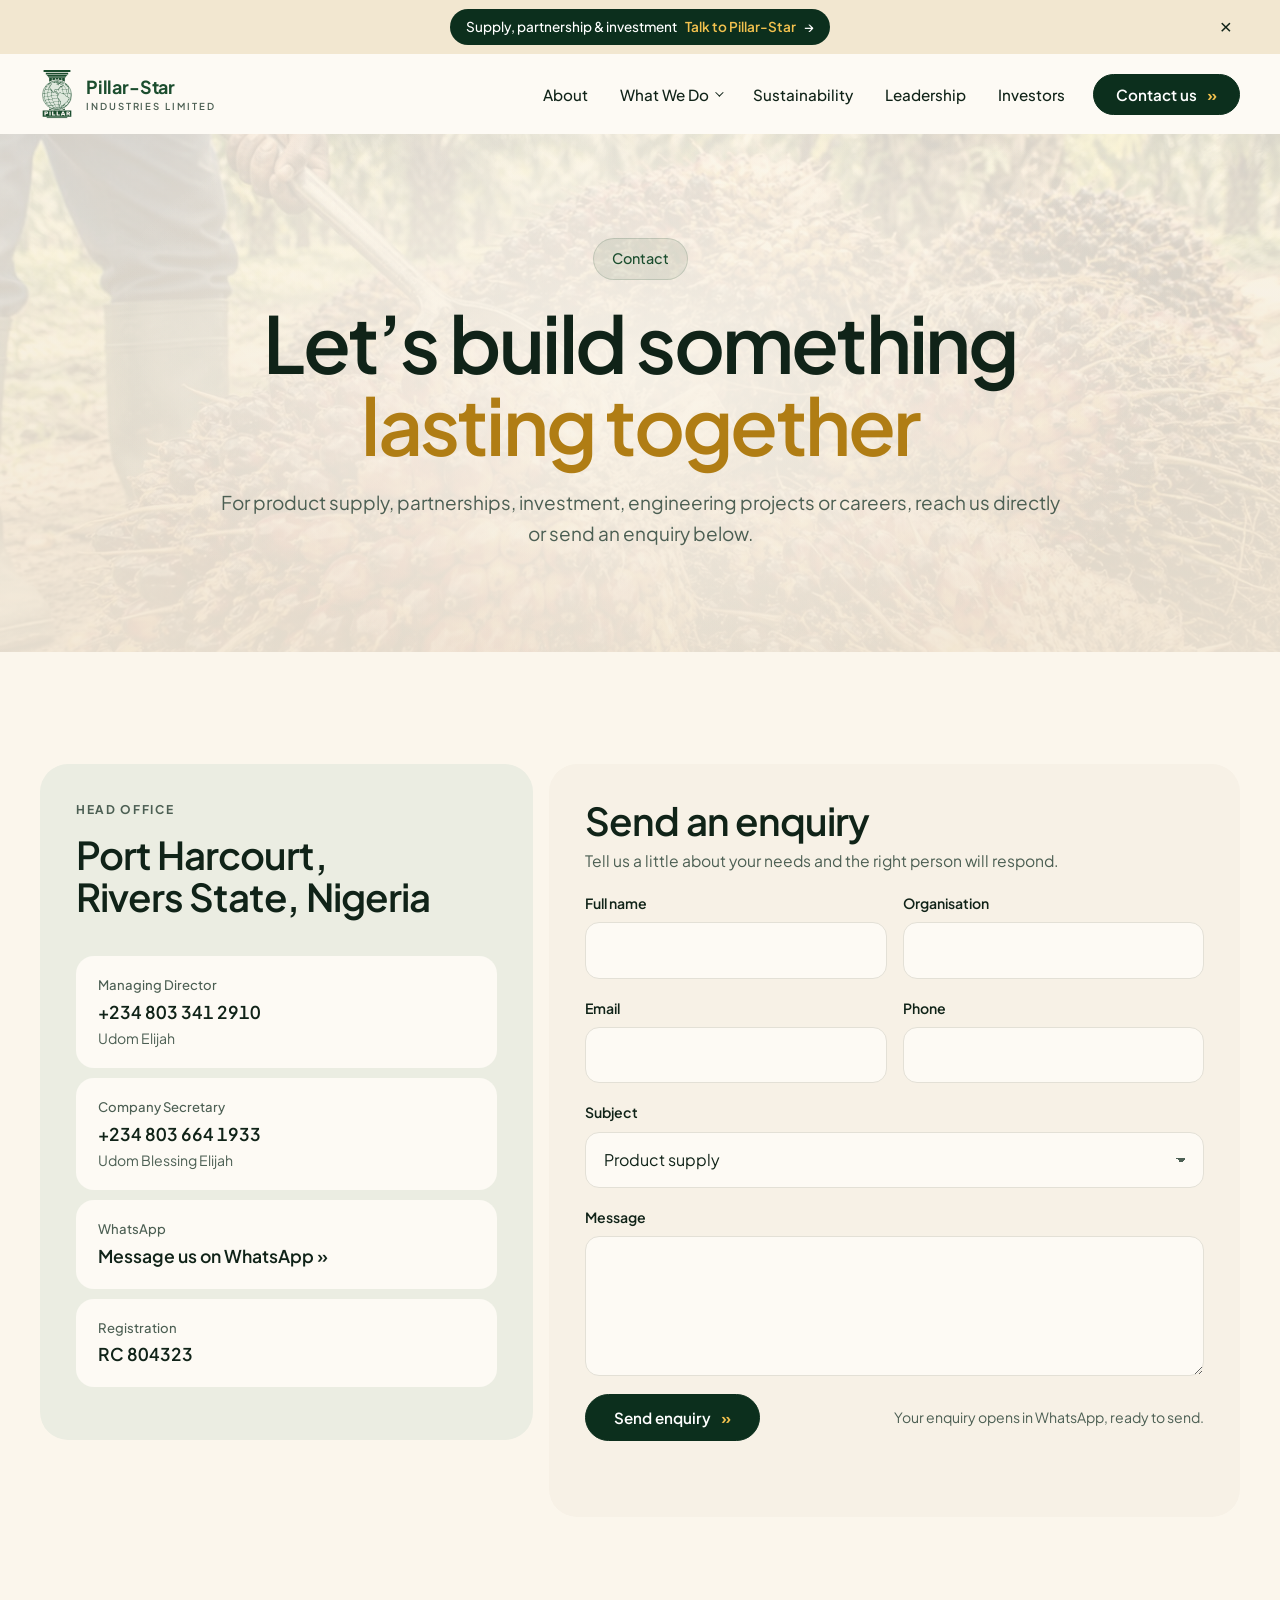
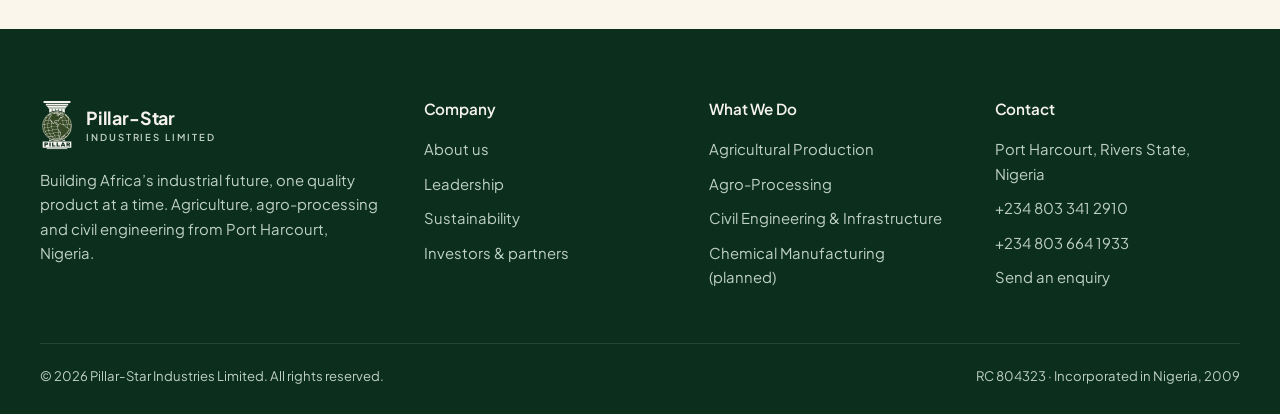
<file: contact.html>
<!doctype html>
<html lang="en-NG">
<head>
<meta charset="utf-8">
<meta name="viewport" content="width=device-width, initial-scale=1, viewport-fit=cover">
<meta name="claude:viewport-fit-sides" content="cover">
<title>Contact | Pillar-Star Industries</title>
<meta name="description" content="Contact Pillar-Star Industries Limited in Port Harcourt, Rivers State, Nigeria, for supply, partnership, investment and engineering enquiries.">
<meta name="theme-color" content="#12361f">
<meta property="og:title" content="Contact | Pillar-Star Industries"><meta property="og:description" content="Contact Pillar-Star Industries Limited in Port Harcourt, Rivers State, Nigeria, for supply, partnership, investment and engineering enquiries."><meta property="og:type" content="website"><meta property="og:url" content="https://pillarstarindustries.com/contact.html"><meta property="og:image" content="https://pillarstarindustries.com/images/og-card.png"><meta name="twitter:card" content="summary_large_image">
<link rel="canonical" href="https://pillarstarindustries.com/contact.html">
<link rel="icon" href="favicon.svg" type="image/svg+xml">
<link rel="preconnect" href="https://fonts.googleapis.com"><link rel="preconnect" href="https://fonts.gstatic.com" crossorigin><link rel="stylesheet" href="https://fonts.googleapis.com/css2?family=Plus+Jakarta+Sans:wght@400;500;600;700&display=swap">
<link rel="stylesheet" href="styles.css">
</head>
<body>
<svg width="0" height="0" style="position:absolute" aria-hidden="true"><symbol id="ps-mark" viewBox="0 0 760 1078.8"><path fill="currentColor" d="M80 0H680V46H80ZM130 60H630V98H130ZM145 110H615Q588 124 580 150H180Q172 124 145 110ZM192 162H568V176H192ZM205.0 176H265.4V233.5A346 346 0 0 0 205.0 261.5ZM205.0 858.5A346 346 0 0 0 265.4 886.5V893H205.0ZM277.4 176H337.8V216.6A346 346 0 0 0 277.4 229.6ZM277.4 890.4A346 346 0 0 0 337.8 903.4V893H277.4ZM349.8 176H410.2V215.3A346 346 0 0 0 349.8 215.3ZM422.2 176H482.6V229.6A346 346 0 0 0 422.2 216.6ZM422.2 903.4A346 346 0 0 0 482.6 890.4V893H422.2ZM494.6 176H555.0V261.5A346 346 0 0 0 494.6 233.5ZM494.6 886.5A346 346 0 0 0 555.0 858.5V893H494.6ZM150 1054.8H610V1078.8H150Z"/><path fill="currentColor" fill-rule="evenodd" d="M60.0 905H700.0V1042.8H60.0ZM99.0 971.6L99.0 924.9L122.8 925.0C150.0 925.0 156.0 925.7 164.2 929.7C174.3 934.7 178.3 942.0 178.2 955.3C178.1 967.7 172.9 975.9 162.2 980.7C157.4 982.9 155.0 983.3 142.8 984.0C135.1 984.4 128.3 984.6 127.7 984.5C126.9 984.4 126.6 988.7 126.4 1001.3L126.1 1018.3L112.6 1018.3L99.0 1018.3L99.0 971.6ZM210.9 1017.2C210.7 1016.6 210.6 995.7 210.7 970.7L210.9 925.4L224.5 925.4L238.1 925.4L238.1 971.6L238.1 1017.9L224.7 1018.1C214.5 1018.3 211.2 1018.1 210.9 1017.2ZM270.3 971.6L270.3 924.9L284.1 925.1L298.0 925.4L298.1 960.3L298.2 995.2L320.7 995.7L343.3 996.1L343.5 1007.2L343.8 1018.3L307.1 1018.3L270.3 1018.3L270.3 971.6ZM370.9 971.6L370.9 924.9L384.5 924.9L398.1 924.9L398.1 960.3L398.1 995.7L420.8 995.7L443.5 995.7L443.5 1007.0L443.5 1018.3L407.2 1018.3L370.9 1018.3L370.9 971.6ZM464.3 1018.0C464.3 1017.5 478.2 982.0 487.8 958.0C493.4 944.1 498.6 930.9 499.5 928.8L501.0 924.9L515.4 925.2L529.8 925.4L542.4 956.7C555.0 987.8 565.8 1016.0 565.8 1017.5C565.8 1018.0 559.4 1018.3 551.5 1018.3L537.1 1018.3L534.8 1010.8L532.5 1003.4L515.2 1003.1L498.0 1002.9L495.5 1010.6L492.9 1018.3L478.6 1018.3C470.7 1018.3 464.3 1018.2 464.3 1018.0ZM592.1 971.7L592.1 924.9L611.4 925.0C649.3 925.0 662.1 928.4 668.8 940.5C671.2 944.9 671.4 946.1 671.4 954.0C671.4 964.0 669.9 967.7 663.7 973.4C660.3 976.4 658.1 977.7 652.5 979.7C651.0 980.2 651.3 980.6 654.6 982.2C656.7 983.3 659.6 985.6 661.1 987.4C663.5 990.2 677.6 1013.8 678.9 1017.2C679.3 1018.1 676.1 1018.3 663.6 1018.1L647.9 1017.9L642.7 1008.8C639.8 1003.8 636.0 997.0 634.2 993.7C629.9 985.7 627.8 983.8 622.8 983.6L618.9 983.4L618.4 1000.6L618.0 1017.9L605.0 1018.1L592.1 1018.4L592.1 971.7ZM524.7 979.1C521.1 967.3 515.6 951.2 515.1 951.2C514.8 951.2 512.2 958.4 509.5 967.1L504.4 983.0L515.1 983.0L525.9 983.0L524.7 979.1ZM145.0 964.4C151.8 961.6 153.6 952.9 148.4 947.7C146.2 945.5 145.4 945.3 136.1 945.0L126.2 944.7L126.2 955.2L126.2 965.7L133.9 965.7C138.6 965.7 142.9 965.2 145.0 964.4ZM641.3 963.6C644.6 961.4 646.2 955.8 644.5 952.3C642.5 948.1 638.2 946.7 627.7 946.7L618.4 946.7L618.4 956.3L618.4 965.9L628.6 965.6C636.6 965.3 639.4 964.9 641.3 963.6Z"/><circle cx="380" cy="560" r="330" style="fill:var(--ps-globe, transparent)"/><circle cx="380" cy="560" r="325.5" fill="none" stroke="currentColor" stroke-width="9"/><path fill="currentColor" d="M345.9 882.5C298.4 877.3 250.5 860.9 210.2 835.9C205.1 832.8 200.4 829.6 199.7 828.9C199.0 828.2 199.7 828.4 201.4 829.5C217.0 839.2 248.4 855.0 252.1 855.0C253.9 855.0 268.0 850.4 268.0 849.7C268.0 849.5 264.9 847.7 261.2 845.9C243.7 837.3 224.9 824.8 208.6 811.0L200.5 804.1L187.3 807.1C174.3 810.1 174.2 810.1 172.1 808.4C170.9 807.5 169.9 806.4 169.9 806.1C169.9 805.7 175.4 804.1 182.2 802.5C188.9 800.9 194.4 799.3 194.4 799.0C194.4 798.7 191.6 795.7 188.2 792.4C177.0 781.4 157.8 758.0 149.7 745.6L148.3 743.5L133.1 746.8L118.0 750.1L116.4 748.1C115.5 746.9 114.8 745.8 114.8 745.5C114.8 745.3 121.4 743.6 129.4 741.8C137.4 740.0 144.1 738.4 144.3 738.2C144.4 738.1 142.4 734.2 139.7 729.7C134.4 720.9 119.5 690.9 117.0 684.1C116.2 681.8 115.2 679.7 114.8 679.5C114.4 679.3 107.1 680.8 98.5 683.0C84.0 686.6 82.7 686.8 81.7 685.4C79.2 682.0 79.1 682.1 103.4 675.8C108.5 674.6 112.7 673.4 112.8 673.4C112.9 673.3 112.2 671.3 111.3 668.9C107.2 658.0 100.1 628.7 97.7 612.6C97.0 608.1 96.3 604.3 96.2 604.1C96.0 604.0 88.6 605.6 79.7 607.7C60.6 612.3 60.8 612.3 60.3 609.4C59.7 606.6 59.7 606.6 79.2 601.9C87.4 599.9 94.5 598.0 94.8 597.7C95.1 597.4 94.8 591.5 94.1 584.5C93.3 576.0 92.9 564.1 93.1 548.6L93.3 525.4L91.1 525.7C88.0 526.1 60.7 532.0 59.2 532.5C58.2 532.9 57.9 532.4 57.9 530.0L57.9 526.9L64.2 525.5C67.7 524.7 75.8 523.0 82.2 521.7C93.8 519.3 93.8 519.3 94.2 516.7C94.4 515.2 95.2 508.7 96.0 502.2C97.5 490.0 102.3 465.1 105.1 454.7L106.8 448.8L105.0 448.8C103.0 448.8 83.2 454.1 77.1 456.3C73.8 457.4 73.5 457.4 74.0 456.2C74.3 455.4 74.8 453.9 75.0 452.7C75.6 450.4 76.7 450.0 96.8 444.8L109.1 441.7L112.1 432.8C117.4 416.8 126.0 397.7 135.2 381.4C138.3 375.9 140.5 371.2 140.2 371.1C139.8 371.0 133.4 372.8 126.1 375.3C118.8 377.7 112.6 379.6 112.5 379.4C112.3 379.2 113.3 377.5 114.6 375.7C117.2 372.2 121.3 370.5 141.9 364.4C146.5 363.0 146.9 362.7 151.5 355.5C159.2 343.6 174.2 324.5 175.9 324.6C176.2 324.6 177.4 325.3 178.6 326.2L180.6 327.8L176.7 332.2C168.7 341.2 156.3 358.4 157.1 359.3C157.4 359.6 165.8 358.0 175.8 355.8C192.9 352.0 223.1 346.1 229.0 345.4C231.4 345.1 231.7 345.4 231.9 347.9C232.2 350.6 232.1 350.7 228.0 351.2C220.9 352.2 219.1 352.6 218.3 353.7C215.1 357.9 201.9 392.6 196.6 410.9C194.4 418.5 192.4 425.5 192.1 426.4C191.6 427.9 191.9 428.0 195.4 427.5C202.7 426.3 219.4 424.3 222.1 424.3C224.4 424.3 224.9 424.7 225.3 426.7C225.6 428.1 225.7 429.2 225.6 429.3C225.6 429.4 218.2 430.3 209.3 431.3C200.4 432.3 192.5 433.3 191.7 433.6C190.7 433.9 189.6 437.6 187.6 448.2C183.6 468.6 178.7 505.2 179.7 506.2C179.9 506.4 189.1 505.6 200.2 504.4C211.2 503.3 227.5 501.7 236.4 500.9C245.4 500.2 253.5 499.4 254.5 499.2C256.2 498.8 256.4 497.8 257.5 483.2C258.4 472.1 259.1 467.6 259.9 467.5C260.5 467.5 261.5 467.4 262.3 467.3C263.0 467.3 263.6 466.4 263.6 465.2C263.5 463.5 263.4 463.4 262.6 464.8C260.9 467.8 255.6 466.8 250.4 462.6C247.9 460.6 245.1 458.4 244.2 457.7C243.3 457.1 240.4 453.8 237.7 450.5C233.3 445.2 232.3 443.0 228.2 431.1C225.6 423.8 222.1 414.7 220.4 411.0C209.6 387.5 211.7 367.0 226.0 356.5C228.8 354.4 231.7 352.5 232.3 352.3C233.0 352.1 233.4 349.6 233.5 344.9C233.7 334.1 238.6 324.7 246.9 319.1C253.7 314.5 255.7 310.5 252.6 307.9C251.5 306.9 250.0 307.0 244.5 308.3C237.9 309.9 213.2 317.3 208.0 319.3C202.3 321.5 186.3 325.4 183.2 325.4C179.0 325.4 176.9 323.3 176.9 319.1C176.9 311.8 190.2 300.9 205.7 295.5C213.8 292.7 217.6 290.0 220.5 284.9C225.5 276.1 232.0 273.0 259.2 266.6C281.6 261.4 290.7 262.1 304.5 270.1C307.8 272.0 311.8 273.8 313.5 274.2C315.2 274.6 317.6 275.4 318.9 276.1C322.6 277.9 325.9 277.5 329.2 274.8L332.2 272.3L327.3 271.8C321.4 271.2 313.7 268.0 312.5 265.7C310.0 261.1 315.8 256.3 324.0 256.3C331.2 256.2 333.6 260.7 327.5 262.9C325.3 263.7 325.0 264.0 326.3 264.1C328.8 264.2 333.7 262.4 335.6 260.8C338.1 258.6 344.4 259.1 348.3 261.8C350.1 263.1 352.6 264.1 353.7 264.1C355.7 264.1 355.7 264.1 354.3 262.5C350.8 258.6 354.6 256.3 365.4 255.6C369.8 255.4 374.5 254.6 375.8 254.0C377.1 253.3 380.8 252.8 384.1 252.7C390.8 252.7 393.4 251.8 391.6 250.0C387.9 246.3 392.2 242.7 400.8 242.5C404.5 242.4 408.5 242.1 409.7 241.8C411.9 241.3 411.9 241.2 410.3 240.0C407.7 238.1 409.0 237.7 415.3 238.4C420.9 239.0 421.1 239.1 421.1 241.4C421.1 246.2 413.1 251.0 405.2 251.0C402.6 251.0 402.1 251.3 402.5 252.6C403.6 257.1 394.4 261.9 386.3 261.0C383.5 260.6 381.4 260.9 379.6 261.9C378.1 262.6 374.8 263.3 372.2 263.3C368.3 263.3 367.7 263.5 368.5 264.5C369.1 265.1 369.3 266.3 369.0 267.0C368.6 268.2 369.2 268.3 373.2 267.9C376.6 267.6 378.7 267.8 380.6 268.8C383.0 270.1 383.4 270.1 384.4 268.9C385.1 268.0 386.7 267.6 388.7 267.8C391.1 268.0 392.2 267.6 393.4 266.1C395.3 263.7 401.9 263.3 403.6 265.4C404.6 266.6 405.2 266.4 408.3 264.1C413.7 260.2 419.3 260.6 421.6 265.1C423.3 268.4 422.1 271.5 418.6 272.7C415.3 273.9 413.5 273.3 412.8 271.1C412.5 270.1 411.8 269.7 411.0 270.0C410.3 270.2 408.6 270.0 407.2 269.6C405.5 268.9 404.4 269.0 403.7 269.6C403.2 270.2 400.9 270.9 398.6 271.1L394.4 271.7L399.4 273.1C402.1 274.0 405.2 274.6 406.2 274.6C407.1 274.6 410.8 275.8 414.3 277.2C417.8 278.5 422.3 280.0 424.3 280.3C431.7 281.5 447.8 291.4 448.8 295.3C449.3 297.1 449.3 297.0 451.9 294.7L454.5 292.2L452.8 288.9C451.8 287.1 449.4 283.4 447.5 280.8C437.9 267.8 436.9 265.2 440.7 261.7C443.7 258.8 446.3 259.3 455.8 264.3C472.4 272.9 478.7 278.1 502.0 302.5C506.3 306.9 511.0 311.4 512.4 312.4L515.0 314.3L514.4 304.7C513.4 291.0 511.9 288.1 502.4 281.6C493.9 275.8 489.5 269.0 488.8 260.5C488.5 257.7 488.5 255.4 488.7 255.4C488.9 255.4 490.9 256.0 493.0 256.7C496.6 257.9 497.0 258.4 498.0 262.1C499.2 266.6 503.9 271.7 511.8 277.3C517.1 281.1 521.3 287.2 522.6 293.1C523.9 298.9 523.8 317.7 522.6 320.5C521.3 323.2 517.5 324.9 514.1 324.1C510.5 323.4 496.1 311.2 490.6 304.3C481.2 292.6 458.9 273.8 454.5 273.8C453.9 273.8 455.0 275.8 456.9 278.4C463.9 287.7 465.2 293.8 461.5 299.0C458.8 302.8 453.4 304.4 450.9 302.2C449.9 301.3 449.2 300.0 449.2 299.3C449.2 298.3 448.7 298.4 447.3 299.9C446.3 301.0 445.6 302.0 445.8 302.1C445.9 302.1 448.3 303.3 450.9 304.6C453.5 305.9 459.4 310.2 464.0 314.1C476.6 325.0 481.5 327.9 494.4 332.4C513.1 339.0 524.4 347.2 524.4 354.0C524.4 358.6 522.8 360.7 517.3 363.0C513.5 364.7 511.6 364.9 506.6 364.6C498.9 364.0 497.5 364.4 496.9 367.5C496.2 370.4 494.8 371.7 491.4 372.6C490.0 373.0 489.1 373.8 489.2 374.6C489.5 376.2 483.2 382.7 479.6 384.6C477.7 385.6 475.2 385.9 472.0 385.8C461.4 385.2 456.5 385.5 454.0 386.9C449.5 389.2 444.8 394.6 443.9 398.4C442.2 404.8 440.2 408.5 436.3 412.1C432.8 415.4 421.3 421.7 418.9 421.7C418.3 421.7 416.8 422.7 415.5 423.9L413.1 426.2L418.3 431.7C422.8 436.3 423.7 437.8 424.2 441.3C425.1 447.2 423.5 452.0 420.0 454.1C416.0 456.5 413.9 456.3 405.0 452.3C395.8 448.3 394.2 446.8 389.1 439.1C387.1 435.9 384.6 433.0 383.6 432.7C382.4 432.3 379.0 433.3 374.1 435.3C362.4 440.2 361.3 440.4 353.8 439.2C341.9 437.4 334.4 440.5 328.4 449.8C322.3 459.2 321.8 467.9 327.2 473.7C330.1 476.8 332.7 477.7 338.9 477.7L344.2 477.7L349.4 472.4C357.3 464.4 365.6 461.7 372.0 465.0C377.3 467.7 377.7 473.1 373.5 482.7L370.5 489.5L377.2 490.0C388.4 490.8 393.4 495.0 395.0 505.0C397.5 520.5 397.8 520.7 413.3 522.9L417.2 523.4L423.2 516.7C430.4 508.7 434.1 506.6 441.1 506.6C444.7 506.6 446.5 506.2 446.8 505.4C447.0 504.8 448.7 503.6 450.5 502.7C454.9 500.6 458.4 501.5 465.0 506.3C473.4 512.5 475.4 512.9 490.9 512.2C504.2 511.6 504.3 511.6 509.0 514.0C514.4 516.6 518.1 520.5 518.9 524.2C519.3 526.3 519.8 526.7 521.9 526.7C526.1 526.7 530.6 529.1 535.9 534.2C538.7 536.8 541.1 539.0 541.3 539.0C541.4 539.0 545.8 539.8 551.0 540.7C572.4 544.7 579.1 551.3 581.7 571.0C582.5 576.9 583.4 580.8 584.4 581.9C586.1 583.8 592.0 585.4 597.3 585.4C604.0 585.4 609.3 587.6 616.2 593.3C624.1 599.7 624.2 599.7 631.2 601.6C638.5 603.5 642.7 605.7 647.6 610.1C661.4 622.9 660.2 638.5 644.0 657.2C636.2 666.3 634.7 669.1 631.7 680.4C626.4 700.9 618.3 710.8 602.7 716.1C589.1 720.7 585.3 723.8 579.8 734.5C574.7 744.4 568.0 751.7 557.3 758.9C547.8 765.2 547.9 765.1 551.0 764.3C554.0 763.6 554.1 763.1 547.9 772.4L543.7 778.7L546.1 779.2C547.4 779.5 553.3 780.5 559.2 781.5C569.7 783.2 583.7 786.5 588.8 788.5C591.4 789.5 591.5 789.4 603.2 777.4C609.7 770.7 618.0 761.5 621.7 756.9C628.7 748.3 641.7 730.1 641.7 728.9C641.7 727.8 621.3 724.0 602.1 721.5C599.8 721.2 598.0 720.6 598.0 720.2C598.0 719.9 599.8 718.8 602.1 717.8L606.3 716.1L618.1 718.1C624.6 719.1 633.5 720.8 637.8 721.8C642.1 722.7 645.7 723.5 645.8 723.4C652.5 715.7 676.9 660.6 674.6 658.3C674.3 658.0 668.4 657.5 661.5 657.2C654.5 656.9 648.6 656.4 648.3 656.1C648.0 655.8 648.4 654.5 649.3 653.2L650.8 650.8L664.0 651.5L677.3 652.1L680.5 638.2C687.4 609.2 689.5 589.3 688.7 560.3L688.2 540.9L691.0 540.5C692.5 540.3 693.9 540.2 694.1 540.3C694.2 540.4 694.7 547.7 695.2 556.5C696.6 583.0 694.2 608.4 687.6 637.0C685.9 644.4 684.3 650.9 684.0 651.5C683.8 652.2 685.0 652.8 687.1 653.1C690.6 653.7 690.6 653.7 689.7 656.4C688.8 658.9 688.5 659.1 685.5 658.6L682.2 658.1L679.4 666.6C673.8 683.2 664.3 703.9 654.5 721.2L652.2 725.2L654.8 726.3C657.9 727.6 658.0 727.9 656.2 730.4C655.0 732.0 654.4 732.2 652.0 731.5C650.5 731.1 649.1 730.7 649.0 730.7C648.9 730.7 645.9 734.7 642.4 739.7C632.2 754.1 620.8 767.9 608.9 780.4C602.7 786.8 597.9 792.1 598.1 792.3C598.2 792.4 599.7 793.1 601.2 793.8L604.1 795.2L601.5 797.0C599.1 798.8 598.8 798.9 595.8 797.6C592.1 796.1 592.9 795.7 584.4 803.0C574.6 811.4 557.1 824.1 545.8 830.9C531.8 839.4 532.4 838.8 535.8 840.6C538.0 841.7 539.1 841.8 540.7 841.1C541.9 840.6 542.8 840.3 542.8 840.5C542.8 841.4 520.0 852.9 508.1 858.0C477.9 870.9 446.2 879.1 413.8 882.5C398.0 884.2 361.3 884.2 345.9 882.5ZM364.0 879.9C363.8 879.6 358.9 878.4 353.2 877.2C329.1 872.3 306.8 865.8 287.3 857.9L277.3 853.9L268.7 855.9C264.0 857.0 260.1 858.2 260.1 858.6C260.1 860.0 291.3 869.5 308.7 873.2C328.8 877.6 366.2 882.1 364.0 879.9ZM426.3 872.7C433.7 869.5 442.9 865.1 446.7 862.9C452.4 859.6 454.3 859.0 457.1 859.2C459.0 859.4 460.5 859.9 460.5 860.2C460.5 861.3 453.1 865.8 441.7 871.5C435.9 874.5 431.9 876.8 432.7 876.9C435.1 876.9 459.4 871.9 468.8 869.4C480.3 866.4 501.9 859.1 511.3 855.0C526.9 848.3 532.3 845.8 532.3 845.2C532.3 843.6 518.6 839.0 507.8 837.2C492.8 834.6 494.7 834.2 486.5 841.3C482.6 844.7 477.3 848.9 474.8 850.6C472.3 852.3 470.2 854.1 470.2 854.6C470.2 855.2 469.4 856.3 468.4 857.2C465.8 859.5 453.1 858.6 446.3 855.6C440.6 853.0 433.3 846.6 430.3 841.4C421.7 826.8 426.2 797.8 439.2 783.9L443.1 779.7L442.5 774.2C442.0 769.2 442.2 768.1 444.8 762.6C452.2 746.8 458.8 723.7 458.8 713.4C458.8 704.4 455.7 700.1 442.1 690.2C430.0 681.4 427.6 677.8 421.5 660.2C420.3 656.7 418.2 654.1 410.6 646.7C392.6 629.0 388.9 621.9 391.9 610.3L393.2 604.8L390.1 600.2C383.2 590.2 387.4 577.0 402.7 560.6C410.6 552.1 411.4 549.6 407.5 546.0C405.5 544.0 405.1 544.0 402.5 545.1C391.4 549.7 382.2 544.8 369.0 527.2L363.7 520.2L357.7 519.5C349.6 518.6 343.6 515.7 336.8 509.3C333.6 506.4 330.3 503.9 329.5 503.8C328.6 503.8 323.0 503.7 317.0 503.6C306.5 503.5 305.8 503.4 300.0 500.7C295.1 498.3 294.2 498.1 295.5 499.6C296.4 500.6 297.0 501.4 296.8 501.4C296.6 501.5 288.9 502.2 279.8 503.0L263.1 504.4L262.9 525.0C262.7 541.9 263.8 571.0 264.7 571.9C264.8 572.0 270.2 571.6 276.7 570.9C299.2 568.6 366.7 563.2 386.3 562.1C396.8 561.5 397.5 561.6 397.5 563.1C397.5 566.7 395.0 567.9 387.5 567.9C375.3 567.9 327.0 571.8 271.2 577.2C268.0 577.5 265.3 578.1 265.3 578.5C265.3 581.4 269.4 607.4 271.5 618.2C275.6 638.5 277.5 644.9 279.6 644.9C280.6 644.9 289.6 643.9 299.5 642.7C314.9 640.9 391.7 633.5 395.8 633.5C396.5 633.5 397.7 634.7 398.6 636.2C399.4 637.6 399.9 638.8 399.6 638.8C391.5 638.8 297.0 648.4 282.7 650.6L279.5 651.2L281.6 658.8C284.4 669.2 291.8 690.2 297.2 703.5L301.7 714.5L306.5 714.4C309.1 714.3 320.1 713.4 331.0 712.4C348.6 710.8 369.6 709.2 395.4 707.5L404.2 706.9L404.8 688.4C405.1 678.3 405.4 664.4 405.4 657.5C405.4 650.6 405.7 644.9 406.1 644.9C406.5 644.9 407.9 646.1 409.2 647.4L411.7 650.0L411.4 672.6C411.3 685.1 411.2 697.8 411.1 700.9L411.1 706.6L421.5 706.3C427.2 706.1 437.1 705.7 443.4 705.4C455.5 704.7 457.0 705.1 457.0 708.4C457.0 710.3 456.8 710.3 442.8 710.9C435.0 711.2 424.6 711.7 419.7 712.0L410.9 712.5L410.3 731.0C410.0 741.2 409.5 754.8 409.2 761.2L408.6 772.8L424.7 772.6L440.8 772.3L441.1 775.1L441.4 778.0L427.9 778.0C408.0 778.0 409.2 777.4 408.6 786.6C408.3 790.7 407.8 802.2 407.5 812.0L406.9 829.9L415.3 829.4C420.0 829.2 423.9 829.2 424.1 829.5C424.3 829.8 424.6 831.1 424.9 832.3L425.5 834.6L415.9 835.3L406.3 835.9L406.3 844.8C406.3 849.7 406.0 858.2 405.8 863.7L405.3 873.8L411.7 867.0C415.2 863.3 418.3 860.2 418.6 860.2C420.4 860.3 417.5 866.0 412.7 871.8C409.6 875.5 407.1 878.8 407.1 879.1C407.1 880.3 413.4 878.2 426.3 872.7ZM391.3 874.5C390.1 873.1 386.8 869.5 384.1 866.5C381.3 863.4 375.3 856.1 370.7 850.2C365.0 842.9 361.9 839.5 360.9 839.7C360.1 839.9 352.2 840.9 343.5 841.9C334.7 843.0 327.5 844.1 327.5 844.4C327.5 845.6 345.6 856.5 357.7 862.5C367.7 867.5 389.9 876.5 393.1 876.8C393.3 876.9 392.5 875.8 391.3 874.5ZM367.5 873.7C367.2 873.4 364.1 871.9 360.6 870.4C351.5 866.4 337.3 858.4 326.8 851.4L317.9 845.4L303.6 848.1C295.8 849.5 289.1 851.1 288.7 851.5C287.9 852.2 296.7 855.8 309.9 860.2C327.5 866.1 369.8 876.0 367.5 873.7ZM399.6 861.4C400.6 840.4 400.4 835.5 398.6 836.0C397.8 836.3 391.1 837.0 383.7 837.5C376.4 838.1 370.4 838.9 370.4 839.1C370.4 840.0 381.4 853.9 388.6 862.3C392.3 866.6 395.9 870.8 396.6 871.7C397.4 872.6 398.2 873.3 398.5 873.3C398.8 873.4 399.2 868.0 399.6 861.4ZM456.6 845.3C451.9 838.4 452.6 835.8 461.7 824.9C465.7 820.1 468.2 816.1 469.8 811.8C474.2 800.4 478.0 797.1 488.9 795.0C498.9 793.1 501.7 791.3 501.7 786.6C501.7 783.0 505.3 780.8 512.3 780.2C521.7 779.2 525.5 777.3 529.2 771.5C533.6 764.7 536.7 761.8 547.2 754.8C560.9 745.6 566.6 739.9 571.5 730.4C577.8 718.0 584.2 712.9 598.9 707.9C606.5 705.4 609.7 703.2 613.9 698.0C618.3 692.4 620.1 688.4 623.3 676.3C626.2 665.4 628.1 661.7 635.1 653.7C649.0 637.7 651.2 627.8 642.9 618.6C638.7 614.0 635.1 611.9 627.7 609.8C619.6 607.6 617.3 606.3 611.5 601.2C605.1 595.4 604.2 595.0 594.9 594.1C578.6 592.6 574.2 588.2 572.5 572.0C570.9 556.9 566.6 552.7 549.3 549.6C536.9 547.4 536.0 547.0 529.2 540.7L523.5 535.4L518.3 536.0C514.2 536.5 512.6 536.3 510.9 535.1C508.5 533.6 507.9 529.7 509.7 527.8C511.2 526.3 506.2 521.8 502.0 521.0C500.1 520.6 494.7 520.7 489.9 521.3C476.2 522.7 469.3 521.0 459.7 513.7L454.8 510.0L452.6 512.6C449.5 516.3 446.7 517.2 443.1 515.7C439.3 514.1 435.3 515.9 431.4 520.9C423.3 531.1 419.4 533.3 412.3 531.9C410.2 531.5 406.9 531.2 404.9 531.2C402.5 531.1 399.8 530.2 396.6 528.3C390.6 524.6 387.4 518.8 386.2 509.2C385.0 500.0 383.5 498.7 373.1 498.7C366.6 498.7 365.0 498.4 363.0 496.9C359.9 494.4 360.1 491.8 364.2 481.6C366.1 476.9 367.5 472.7 367.2 472.4C366.2 470.7 360.8 473.8 355.9 478.9C349.9 485.2 345.5 487.0 336.7 486.8C327.5 486.7 318.6 480.8 315.6 472.8C313.3 466.9 314.1 456.8 317.4 450.1C324.6 435.3 338.8 427.8 354.4 430.4L360.3 431.4L369.1 427.7C384.4 421.2 389.5 422.3 396.4 433.6C399.7 439.1 400.8 440.0 406.9 443.3C410.6 445.3 413.9 446.8 414.3 446.5C414.7 446.3 415.0 444.9 415.0 443.4C415.0 441.2 414.0 439.8 410.2 436.2C403.9 430.4 402.9 427.2 405.6 421.7C407.4 418.0 408.3 417.4 418.4 412.5C430.0 406.8 433.0 404.2 433.9 398.9C436.6 384.5 452.6 374.1 467.6 376.9C472.6 377.8 473.3 377.7 476.0 376.1C477.6 375.1 478.9 374.0 478.9 373.7C478.9 372.7 475.4 370.8 474.5 371.4C474.0 371.7 469.6 371.9 464.7 371.9C456.5 371.8 455.6 371.7 453.7 369.7C446.2 362.3 471.7 356.1 481.4 363.0C485.2 365.7 487.6 365.4 488.2 362.1C489.2 357.2 496.1 354.6 504.5 356.1C508.6 356.8 510.0 356.7 512.2 355.6C514.8 354.2 514.9 354.1 513.5 352.5C510.0 348.7 500.5 343.6 491.7 340.7C477.6 336.1 471.1 332.3 458.3 321.1C450.0 313.8 442.3 309.1 436.0 307.6C426.6 305.3 422.9 305.8 422.9 309.4C422.9 310.6 422.1 312.7 421.1 314.1L419.4 316.5L421.6 319.8C424.3 323.9 424.3 325.7 421.5 331.9C417.1 341.6 413.3 341.8 397.7 333.4C391.6 330.1 384.7 326.9 382.3 326.3C377.5 325.0 372.5 320.8 371.6 317.2C370.1 311.2 375.2 303.4 382.8 299.9C386.9 298.1 388.7 297.8 398.4 297.8C407.9 297.8 409.7 297.6 412.0 296.1C414.0 294.7 416.5 294.3 424.2 293.9C433.7 293.5 433.8 293.4 431.2 292.1C429.8 291.3 424.8 289.7 420.3 288.6C415.7 287.5 410.6 285.9 408.9 285.0C407.2 284.1 404.6 283.4 403.0 283.4C398.8 283.4 395.8 281.7 395.8 279.3C395.8 278.2 395.3 277.3 394.8 277.3C394.3 277.3 394.0 277.8 394.3 278.6C395.4 281.4 390.2 283.7 387.0 281.7C386.2 281.1 385.3 281.2 384.4 282.0C380.6 285.2 375.9 287.1 372.1 287.1C364.5 286.9 346.5 278.3 344.1 273.7C343.2 272.0 342.9 272.2 339.9 276.6C336.2 281.8 328.7 286.9 324.6 286.9C323.2 286.9 319.1 285.7 315.5 284.3C311.9 282.8 308.1 281.6 307.1 281.6C306.1 281.6 303.1 280.1 300.4 278.2C289.7 270.8 281.4 270.3 258.3 276.0C234.6 281.8 234.3 282.0 225.8 293.2C222.8 297.1 216.3 301.5 211.0 303.0C203.8 305.2 188.1 314.2 189.4 315.4C189.6 315.7 194.5 314.3 200.2 312.4C232.7 301.5 249.8 297.3 255.0 299.1C265.2 302.4 266.2 315.5 256.9 322.4C250.4 327.3 244.8 333.6 243.6 337.3C243.1 339.3 242.6 344.2 242.6 348.2C242.6 354.5 242.3 355.8 240.7 357.5C239.6 358.6 238.3 359.5 237.8 359.5C237.3 359.5 234.8 361.0 232.3 362.7C220.9 370.6 219.7 387.1 229.1 407.9C230.8 411.7 234.1 420.3 236.4 427.0C240.9 439.9 244.2 445.5 250.7 451.0C252.6 452.7 254.4 454.0 254.5 453.9C254.8 453.5 252.4 444.4 250.8 440.3C249.5 436.8 249.5 436.4 250.9 434.3C252.0 432.5 252.9 432.2 255.5 432.4C258.6 432.6 259.0 433.1 263.0 439.6C270.2 451.7 272.3 456.4 272.3 460.3C272.3 468.0 277.8 474.5 293.9 486.1C305.6 494.5 308.5 495.6 319.3 494.8C331.2 494.0 335.0 495.2 342.0 501.9C348.8 508.4 352.6 510.2 360.8 510.9C368.5 511.5 369.4 512.1 375.1 519.7C382.0 529.0 384.8 532.2 388.9 535.1C393.6 538.6 394.2 538.7 399.6 536.3C407.9 532.7 417.0 538.6 419.0 548.8C419.8 553.4 417.2 558.6 410.1 566.0C402.9 573.5 398.1 581.2 396.6 587.2C395.6 591.6 395.6 591.7 398.8 596.4C402.3 601.4 402.4 602.8 400.5 614.5C399.5 620.3 403.3 626.3 415.4 638.4C426.8 649.8 429.5 653.8 432.9 664.6C435.4 672.6 438.3 675.9 452.0 686.4C468.3 699.0 470.7 705.5 466.7 726.4C464.7 736.4 458.2 756.5 454.3 764.1C452.1 768.6 451.8 769.9 452.0 776.1L452.2 783.0L448.0 787.5C436.9 799.4 431.8 823.0 437.8 835.3C441.4 842.9 450.7 849.5 457.7 849.7C459.6 849.7 459.6 849.6 456.6 845.3ZM295.5 844.0C303.7 842.3 310.5 840.8 310.6 840.6C310.8 840.4 307.9 837.8 304.1 834.8C292.9 825.7 278.6 812.8 268.4 802.6C261.2 795.3 258.4 793.0 257.1 793.2C256.1 793.4 245.0 795.5 232.5 797.7C220.0 800.0 209.4 802.1 209.1 802.5C207.8 803.6 231.8 821.8 247.8 831.8C255.9 836.9 278.1 847.9 279.4 847.5C280.1 847.3 287.4 845.7 295.5 844.0ZM474.2 843.9C481.9 838.0 485.0 835.4 485.0 834.8C485.0 834.5 481.5 833.9 477.2 833.6L469.3 833.0L470.8 830.4L472.3 827.8L482.1 828.4L491.8 829.0L494.7 826.4C502.4 819.6 531.4 786.2 531.4 784.1C531.4 783.7 529.7 784.3 527.5 785.5C525.0 786.9 521.6 787.9 517.7 788.2L511.7 788.7L509.5 793.2C506.9 798.5 501.0 801.9 492.2 803.3C484.6 804.5 482.4 806.3 478.8 814.7C476.9 819.4 473.7 824.5 469.5 829.8C466.0 834.1 463.2 838.1 463.2 838.5C463.2 839.4 468.7 847.0 469.4 847.1C469.8 847.1 471.9 845.7 474.2 843.9ZM342.6 836.3C350.7 835.2 357.5 834.0 357.7 833.8C358.0 833.5 355.3 828.8 351.7 823.4C345.7 814.0 340.6 805.6 331.9 790.4L328.2 783.9L324.1 784.4C321.9 784.7 317.7 785.2 314.8 785.4C300.5 786.9 269.2 791.3 268.4 792.1C266.8 793.6 292.8 818.3 311.2 832.6C319.8 839.3 320.0 839.4 323.9 838.8C326.1 838.5 334.5 837.4 342.6 836.3ZM541.4 827.0C557.2 816.9 561.2 814.0 575.6 802.6L586.0 794.2L583.0 793.0C578.7 791.2 563.1 787.8 550.5 785.9L539.7 784.3L537.8 786.6C536.7 787.9 533.0 792.4 529.6 796.8C522.1 806.3 501.8 828.7 500.7 828.7C500.3 828.7 499.9 829.1 499.9 829.5C499.9 829.9 503.3 830.8 507.5 831.4C511.7 832.0 517.5 833.2 520.4 834.0C523.4 834.9 526.2 835.6 526.7 835.7C527.2 835.7 533.9 831.8 541.4 827.0ZM384.4 831.7C392.8 830.9 399.9 830.0 400.2 829.7C400.5 829.4 401.1 817.8 401.4 804.0L402.0 778.8L398.6 778.8C389.3 778.8 337.1 782.9 336.3 783.7C335.6 784.4 349.5 808.4 359.7 824.1C363.9 830.5 366.1 833.1 367.3 833.1C368.3 833.1 376.0 832.5 384.4 831.7ZM218.1 794.7C225.0 793.3 236.0 791.2 242.4 790.1C248.7 789.0 254.0 787.8 254.0 787.5C254.0 787.2 251.2 783.6 247.9 779.6C239.5 769.2 227.2 751.9 221.1 741.4C217.7 735.6 215.3 732.5 214.4 732.5C209.7 732.4 157.1 741.4 156.1 742.5C155.5 743.0 165.0 756.2 173.4 766.5C184.9 780.5 201.2 797.2 203.5 797.2C204.5 797.2 211.1 796.1 218.1 794.7ZM283.7 783.7C292.6 782.5 305.4 780.9 312.2 780.1C318.9 779.3 324.5 778.5 324.7 778.4C324.8 778.3 320.8 769.8 315.7 759.7C310.6 749.6 304.7 737.2 302.5 732.3C300.2 727.3 298.1 722.8 297.7 722.3C296.8 721.3 290.1 722.0 251.5 727.2C237.4 729.1 225.3 730.7 224.6 730.7C223.9 730.7 223.3 731.1 223.3 731.5C223.3 734.7 242.5 762.7 255.7 778.8C261.8 786.2 262.5 786.8 264.9 786.3C266.3 786.1 274.8 784.9 283.7 783.7ZM358.6 775.8C367.7 775.0 381.0 774.1 388.1 773.7C395.2 773.4 401.4 772.7 401.8 772.2C402.7 771.3 404.6 713.9 403.7 713.0C403.0 712.2 369.4 714.5 336.2 717.6C326.4 718.6 315.4 719.6 311.9 719.9C308.4 720.2 305.4 720.7 305.2 721.0C304.7 721.8 313.5 740.7 323.6 760.9L332.3 778.1L337.1 777.6C339.8 777.3 349.4 776.5 358.6 775.8ZM540.5 772.6L542.1 769.6L540.2 771.8C537.6 774.9 536.0 777.9 537.6 776.5C538.3 775.9 539.6 774.2 540.5 772.6ZM167.8 734.2C175.5 732.8 188.4 730.6 196.6 729.3C204.8 728.0 211.7 726.8 211.8 726.7C212.0 726.5 210.8 723.7 209.1 720.4C203.7 710.0 195.2 689.7 191.1 677.1L187.2 664.9L183.1 665.5C172.6 667.0 122.8 676.9 122.1 677.6C119.9 679.8 149.4 736.8 152.8 736.8C153.4 736.8 160.2 735.7 167.8 734.2ZM249.6 721.5C261.9 719.9 276.8 717.9 282.7 717.2C288.7 716.5 293.8 715.7 294.0 715.4C294.3 715.2 291.9 708.4 288.8 700.3C283.3 686.3 276.2 665.0 274.0 656.1C273.3 653.2 272.5 651.9 271.6 651.9C269.7 651.9 261.4 653.1 230.8 657.7C196.0 662.9 194.4 663.2 194.4 664.7C194.4 669.6 204.7 696.1 213.7 714.4L219.3 725.6L223.3 725.1C225.5 724.8 237.3 723.2 249.6 721.5ZM146.7 666.4C160.2 663.8 173.8 661.2 176.9 660.7C186.3 659.1 185.7 660.0 183.3 651.2C179.7 637.7 176.0 616.1 173.8 595.2C173.3 589.8 173.2 589.7 170.9 590.1C169.6 590.4 159.0 592.2 147.3 594.1C129.0 597.2 106.8 601.4 103.8 602.4C101.3 603.2 108.9 639.9 116.2 662.7C118.7 670.4 119.5 672.0 120.7 671.7C121.6 671.4 133.2 669.1 146.7 666.4ZM210.6 654.9C231.7 651.6 265.9 646.7 268.4 646.7C271.1 646.7 271.1 646.6 268.0 633.3C265.0 620.9 260.4 594.7 259.5 585.4C259.2 582.0 258.7 579.1 258.4 578.9C257.4 578.4 198.7 585.5 184.4 587.9C181.0 588.5 180.9 588.6 180.6 592.1C180.0 599.8 185.3 632.5 189.8 649.5C192.0 657.9 192.1 658.1 194.3 657.6C195.6 657.4 202.9 656.2 210.6 654.9ZM116.3 593.7C122.4 592.5 136.7 590.0 148.0 588.0C159.4 586.1 169.4 584.3 170.4 584.1C172.1 583.7 172.2 583.2 172.1 548.7C172.1 515.3 172.0 513.6 170.5 513.6C168.9 513.6 120.0 520.7 108.0 522.6C104.6 523.2 101.3 524.1 100.7 524.7C99.4 526.0 99.4 568.6 100.8 583.9C102.1 597.9 100.4 596.8 116.3 593.7ZM607.9 585.9L605.2 585.1L605.3 564.4C605.3 553.1 605.1 540.0 604.7 535.4L603.9 527.0L600.0 526.4C597.8 526.1 579.1 525.9 558.5 525.9L521.1 525.9L520.6 523.9C520.3 522.8 520.1 521.6 520.1 521.3C520.1 520.9 538.8 520.6 561.6 520.6L603.2 520.6L602.8 518.2C602.5 516.9 601.7 512.1 601.0 507.5C597.6 486.7 588.9 454.4 582.7 439.9C581.4 436.7 581.1 436.6 577.2 436.6C568.7 436.7 511.4 440.5 510.9 441.0C510.6 441.3 511.2 445.5 512.2 450.4C515.7 468.1 519.2 498.8 519.2 512.6L519.2 520.1L516.2 517.2L513.3 514.4L512.2 501.1C511.0 485.4 508.5 466.5 505.8 451.9L503.9 441.4L496.0 441.7C491.6 441.8 475.0 442.9 458.9 444.1C422.3 446.8 425.5 446.8 425.5 443.6C425.5 441.2 425.8 441.0 428.4 440.9C433.8 440.9 501.1 435.7 501.5 435.3C502.1 434.7 500.3 426.5 496.7 414.3C495.0 408.5 493.2 402.4 492.7 400.8C492.3 399.2 490.5 394.3 488.9 389.9L485.9 382.0L488.2 379.6L490.6 377.1L493.0 383.2C496.1 390.8 504.4 416.9 507.1 427.3L509.1 435.1L519.2 434.6C537.9 433.6 578.3 431.1 578.5 430.9C579.0 430.5 571.4 414.7 566.1 405.1C557.7 389.9 538.2 361.7 529.2 351.5C524.3 346.0 523.2 344.0 524.4 342.5C526.2 340.3 528.0 341.0 531.3 344.8C553.6 370.7 570.2 396.2 582.5 423.2C586.3 431.8 582.3 431.0 615.0 429.1C627.5 428.4 638.2 428.0 638.8 428.2C639.5 428.4 640.0 429.6 640.0 430.8C640.0 433.6 640.0 433.6 611.5 434.9C599.0 435.4 588.7 435.9 588.6 436.1C588.4 436.2 589.6 439.6 591.0 443.6C598.9 465.0 605.6 491.7 608.5 512.8L609.6 520.3L621.9 520.9C628.7 521.2 637.9 521.5 642.4 521.5C650.0 521.5 650.5 521.6 651.9 523.7C652.7 524.9 653.1 526.2 652.8 526.5C652.4 526.8 642.7 527.0 631.1 526.8C611.7 526.6 610.0 526.7 610.5 528.0C611.4 530.4 612.1 574.0 611.4 580.6L610.6 586.7L607.9 585.9ZM212.8 578.5C228.0 576.6 244.4 574.6 249.4 574.0C257.0 573.1 258.3 572.7 257.9 571.5C257.0 568.5 255.6 537.0 255.8 521.7C255.9 512.9 255.8 505.5 255.5 505.3C255.2 504.9 229.5 507.2 207.1 509.7C200.4 510.4 191.8 511.2 188.0 511.6C184.2 511.9 180.7 512.6 180.1 513.2C178.5 514.8 177.7 543.1 178.7 564.8C179.1 574.4 179.5 582.5 179.5 582.6C179.5 582.8 180.8 582.7 182.4 582.4C184.0 582.1 197.6 580.4 212.8 578.5ZM700.5 540.6C697.6 538.0 697.5 538.0 691.3 538.7C674.4 540.7 668.4 538.6 656.5 526.8C633.2 503.6 627.0 484.4 636.0 463.3C643.6 445.4 644.0 436.0 637.9 422.0C631.9 408.4 630.9 398.6 634.7 391.1C636.6 387.4 646.8 377.7 648.0 378.4C648.4 378.7 649.7 380.4 650.8 382.1L652.8 385.3L647.3 390.6C642.5 395.1 641.7 396.4 641.7 399.0C641.7 404.0 644.0 413.1 646.8 419.2C653.3 433.5 653.1 446.7 646.1 462.8C640.3 476.1 639.7 481.8 643.0 491.2C647.0 502.5 662.7 522.4 671.8 527.6C676.7 530.5 683.8 531.1 691.4 529.3C694.0 528.7 696.4 528.8 699.0 529.4L702.8 530.4L703.4 536.5C703.8 539.9 703.9 542.7 703.7 542.9C703.6 543.1 702.1 542.0 700.5 540.6ZM111.1 516.2C114.1 515.7 129.0 513.5 144.3 511.4C161.8 508.9 172.3 507.1 172.7 506.4C173.1 505.8 173.4 503.7 173.4 501.8C173.5 492.8 178.3 459.2 182.1 442.0L183.7 434.7L178.8 435.2C172.4 436.0 124.4 444.0 118.6 445.3L114.2 446.3L110.9 458.7C106.4 476.2 100.8 508.8 100.8 517.4C100.8 517.8 101.9 517.9 103.2 517.6C104.5 517.4 108.0 516.7 111.1 516.2ZM276.7 497.4C281.3 497.1 286.3 496.6 288.0 496.2L290.9 495.6L283.4 489.7C279.3 486.5 273.4 481.0 270.2 477.6C264.7 471.6 264.5 471.5 264.4 473.9C264.4 475.3 264.0 481.1 263.6 486.9C263.2 492.7 263.1 497.7 263.3 498.1C263.6 498.5 264.8 498.6 266.1 498.4C267.3 498.2 272.1 497.7 276.7 497.4ZM134.5 436.6C142.7 435.2 157.2 432.8 166.8 431.3C176.4 429.9 184.5 428.4 184.9 428.0C185.2 427.7 186.1 424.6 186.9 421.3C190.4 406.9 199.8 380.1 207.4 362.4C209.3 357.9 210.7 354.3 210.4 354.3C206.2 354.3 151.8 366.8 150.5 368.1C150.2 368.5 147.3 373.3 144.1 378.8C133.8 396.4 125.9 413.1 119.9 429.8C116.0 440.8 116.1 440.3 118.1 439.7C118.9 439.5 126.3 438.1 134.5 436.6ZM619.8 382.0C617.7 380.8 614.1 379.4 612.0 378.7C603.9 376.3 598.4 368.3 599.5 360.4C599.9 357.2 599.6 356.5 596.8 353.6C593.0 349.6 591.8 346.6 592.4 342.6C592.7 340.9 592.7 338.5 592.4 337.3L591.8 335.1L588.7 337.2C582.6 341.4 576.4 342.2 571.9 339.4C567.1 336.5 566.2 331.3 568.7 321.7L570.0 316.5L567.6 313.4C563.0 307.7 562.3 306.0 561.3 299.5C560.8 295.9 560.3 292.6 560.3 292.1C560.3 291.6 562.7 292.8 565.6 294.8C569.7 297.6 570.8 298.8 570.8 300.6C570.8 302.1 572.3 304.5 575.2 307.6C577.6 310.3 579.6 312.7 579.6 313.1C579.6 313.5 580.7 314.1 582.0 314.4C583.3 314.8 587.2 317.2 590.6 319.8C598.6 325.9 602.9 333.7 602.0 340.5C601.4 344.3 601.6 344.9 604.4 347.9C608.8 352.9 609.6 354.9 609.0 359.6C608.2 365.5 609.5 367.8 614.9 370.0C617.4 371.0 621.2 372.8 623.4 374.0C628.0 376.4 628.6 376.2 628.6 372.3C628.5 368.7 625.8 362.9 621.6 357.6C617.7 352.7 617.3 350.7 619.8 348.2C622.5 345.6 623.4 345.9 627.9 351.5C638.6 364.7 641.0 376.9 634.1 382.3C630.9 384.8 624.9 384.6 619.8 382.0ZM583.3 330.5C586.5 329.3 586.4 328.7 582.1 325.0C577.9 321.5 577.8 321.5 576.9 326.4C575.8 332.6 576.5 333.1 583.3 330.5ZM412.8 328.0C414.1 325.5 414.1 325.1 412.4 322.4C410.0 318.6 410.2 314.4 412.8 310.1C415.7 305.3 415.7 304.2 412.6 305.4C411.3 305.9 405.3 306.4 399.3 306.5C387.6 306.6 383.7 307.7 381.7 311.4C380.0 314.6 381.5 316.4 387.3 318.4C390.3 319.3 396.8 322.5 401.9 325.4C406.9 328.2 411.2 330.6 411.3 330.6C411.4 330.6 412.1 329.5 412.8 328.0ZM375.1 278.0C378.8 276.3 377.7 275.4 372.8 276.0C367.5 276.7 366.9 277.0 368.6 278.2C370.4 279.3 372.5 279.2 375.1 278.0ZM362.0 272.3L363.7 270.0L361.5 270.6C360.4 270.9 358.3 271.1 357.0 271.1C354.2 271.1 354.5 272.6 357.5 273.8C360.2 274.8 360.1 274.8 362.0 272.3Z"/></symbol></svg>
<div class="announce" id="announce"><div class="wrap"><a href="investors.html"><span class="ann-long">Supply, partnership &amp; investment</span> <b>Talk to Pillar-Star</b> <span aria-hidden="true">→</span></a><button type="button" aria-label="Dismiss" id="announce-close">×</button></div></div>
<header class="site-header"><div class="wrap nav">
<a class="brand" href="index.html" aria-label="Pillar-Star Industries Limited, home"><svg class="" viewBox="0 0 760 1078.8" width="760" height="1079" aria-hidden="true"><use href="#ps-mark"/></svg><span class="brand-text"><span class="brand-name">Pillar-Star</span><span class="brand-sub">Industries Limited</span></span></a>
<button class="nav-toggle" aria-label="Menu" aria-expanded="false" aria-controls="nav-links"><span></span><span></span><span></span></button>
<nav class="nav-links" id="nav-links" aria-label="Main"><a href="about.html">About</a><div class="dd"><button class="dd-btn" type="button" aria-expanded="false">What We Do</button><div class="dd-panel"><span class="dd-head">Our divisions</span><a href="agriculture.html"><span class="icon"><svg viewBox="0 0 24 24" aria-hidden="true"><path d="M5 19c0-8 6-14 14-14 0 8-6 14-14 14Z"/><path d="M5 19l7-7"/></svg></span><b>Agricultural Production</b><small>Active · expanding</small></a><a href="agro-processing.html"><span class="icon"><svg viewBox="0 0 24 24" aria-hidden="true"><path d="M12 3s6 6.5 6 11a6 6 0 0 1-12 0c0-4.5 6-11 6-11Z"/><path d="M9.5 14.5a2.6 2.6 0 0 0 2.5 2.5"/></svg></span><b>Agro-Processing</b><small>Active · expanding</small></a><a href="engineering.html"><span class="icon"><svg viewBox="0 0 24 24" aria-hidden="true"><path d="M3 21h18M4 10h16M12 3l9 5H3l9-5ZM6 10v8M10 10v8M14 10v8M18 10v8"/></svg></span><b>Civil Engineering &amp; Infrastructure</b><small>Active</small></a><a href="chemicals.html"><span class="icon"><svg viewBox="0 0 24 24" aria-hidden="true"><path d="M9 3h6M10 3v6l-5 9a2 2 0 0 0 1.8 3h10.4a2 2 0 0 0 1.8-3l-5-9V3"/><path d="M7.5 15h9"/></svg></span><b>Chemical Manufacturing</b><small>Planned · future division</small></a><a class="dd-all" href="divisions.html">All divisions overview <span>»</span></a></div></div><a href="sustainability.html">Sustainability</a><a href="leadership.html">Leadership</a><a href="investors.html">Investors</a><a class="btn" href="contact.html">Contact us <span class="chev">»</span></a></nav>
</div></header>
<main id="main">
<section class="page-hero">
  <div class="hero-photo" aria-hidden="true"><img src="images/agri-1.jpg" alt=""></div>
  <div class="wrap">
    <span class="pill">Contact</span>
    <h1>Let’s build something <span class="hl">lasting together</span></h1>
    <p class="lede">For product supply, partnerships, investment, engineering projects or careers, reach us directly or send an enquiry below.</p>
  </div>
</section>

<section class="section bg-white">
  <div class="wrap contact-grid">
    <div class="card t-sage">
      <span class="label">Head office</span>
      <h2 class="h-md">Port Harcourt, Rivers State, Nigeria</h2>
      <dl class="contact-list">
        <div><dt>Managing Director</dt><dd><a href="tel:+2348033412910" class="num">+234 803 341 2910</a><small>Udom Elijah</small></dd></div>
        <div><dt>Company Secretary</dt><dd><a href="tel:+2348036641933" class="num">+234 803 664 1933</a><small>Udom Blessing Elijah</small></dd></div>
        <div><dt>WhatsApp</dt><dd><a href="https://wa.me/2348033412910" target="_blank" rel="noopener">Message us on WhatsApp »</a></dd></div>
        <div><dt>Registration</dt><dd class="num">RC 804323</dd></div>
      </dl>
    </div>
    <form class="card t-cream form" id="enquiry-form" novalidate>
      <div style="display:grid;gap:6px">
        <h2 class="h-md">Send an enquiry</h2>
        <p class="form-note">Tell us a little about your needs and the right person will respond.</p>
      </div>
      <div class="row">
        <div class="field"><label for="f-name">Full name</label><input id="f-name" name="name" autocomplete="name" required></div>
        <div class="field"><label for="f-org">Organisation</label><input id="f-org" name="organisation" autocomplete="organization"></div>
      </div>
      <div class="row">
        <div class="field"><label for="f-email">Email</label><input id="f-email" name="email" type="email" autocomplete="email"></div>
        <div class="field"><label for="f-phone">Phone</label><input id="f-phone" name="phone" type="tel" autocomplete="tel"></div>
      </div>
      <div class="field"><label for="f-topic">Subject</label>
        <select id="f-topic" name="topic">
          <option>Product supply</option>
          <option>Partnership or investment</option>
          <option>Engineering and infrastructure</option>
          <option>Corporate documentation request</option>
          <option>Careers</option>
          <option>Other</option>
        </select>
      </div>
      <div class="field"><label for="f-message">Message</label><textarea id="f-message" name="message" required></textarea></div>
      <div style="display:flex;flex-wrap:wrap;gap:16px;align-items:center;justify-content:space-between">
        <button class="btn" type="submit">Send enquiry <span class="chev">»</span></button>
        <span class="form-note">Your enquiry opens in WhatsApp, ready to send.</span>
      </div>
      <p class="form-status" id="form-status" role="status" aria-live="polite"></p>
    </form>
  </div>
</section>

</main>
<footer class="site-footer"><div class="wrap top">
<div class="f-brand"><a class="brand" href="index.html" aria-label="Pillar-Star Industries Limited, home"><svg class="" viewBox="0 0 760 1078.8" width="760" height="1079" aria-hidden="true"><use href="#ps-mark"/></svg><span class="brand-text"><span class="brand-name">Pillar-Star</span><span class="brand-sub">Industries Limited</span></span></a>
<p>Building Africa’s industrial future, one quality product at a time. Agriculture, agro-processing and civil engineering from Port Harcourt, Nigeria.</p></div>
<div class="f-col"><h4>Company</h4><ul><li><a href="about.html">About us</a></li><li><a href="leadership.html">Leadership</a></li><li><a href="sustainability.html">Sustainability</a></li><li><a href="investors.html">Investors &amp; partners</a></li></ul></div>
<div class="f-col"><h4>What We Do</h4><ul><li><a href="agriculture.html">Agricultural Production</a></li><li><a href="agro-processing.html">Agro-Processing</a></li><li><a href="engineering.html">Civil Engineering &amp; Infrastructure</a></li><li><a href="chemicals.html">Chemical Manufacturing (planned)</a></li></ul></div>
<div class="f-col"><h4>Contact</h4><ul><li>Port Harcourt, Rivers State, Nigeria</li><li><a href="tel:+2348033412910">+234 803 341 2910</a></li><li><a href="tel:+2348036641933">+234 803 664 1933</a></li><li><a href="contact.html">Send an enquiry</a></li></ul></div>
</div><div class="wrap bottom"><span>© <span id="year">2026</span> Pillar-Star Industries Limited. All rights reserved.</span><span>RC 804323 · Incorporated in Nigeria, 2009</span></div></footer>
<script src="main.js" defer></script>
</body>
</html>
</file>
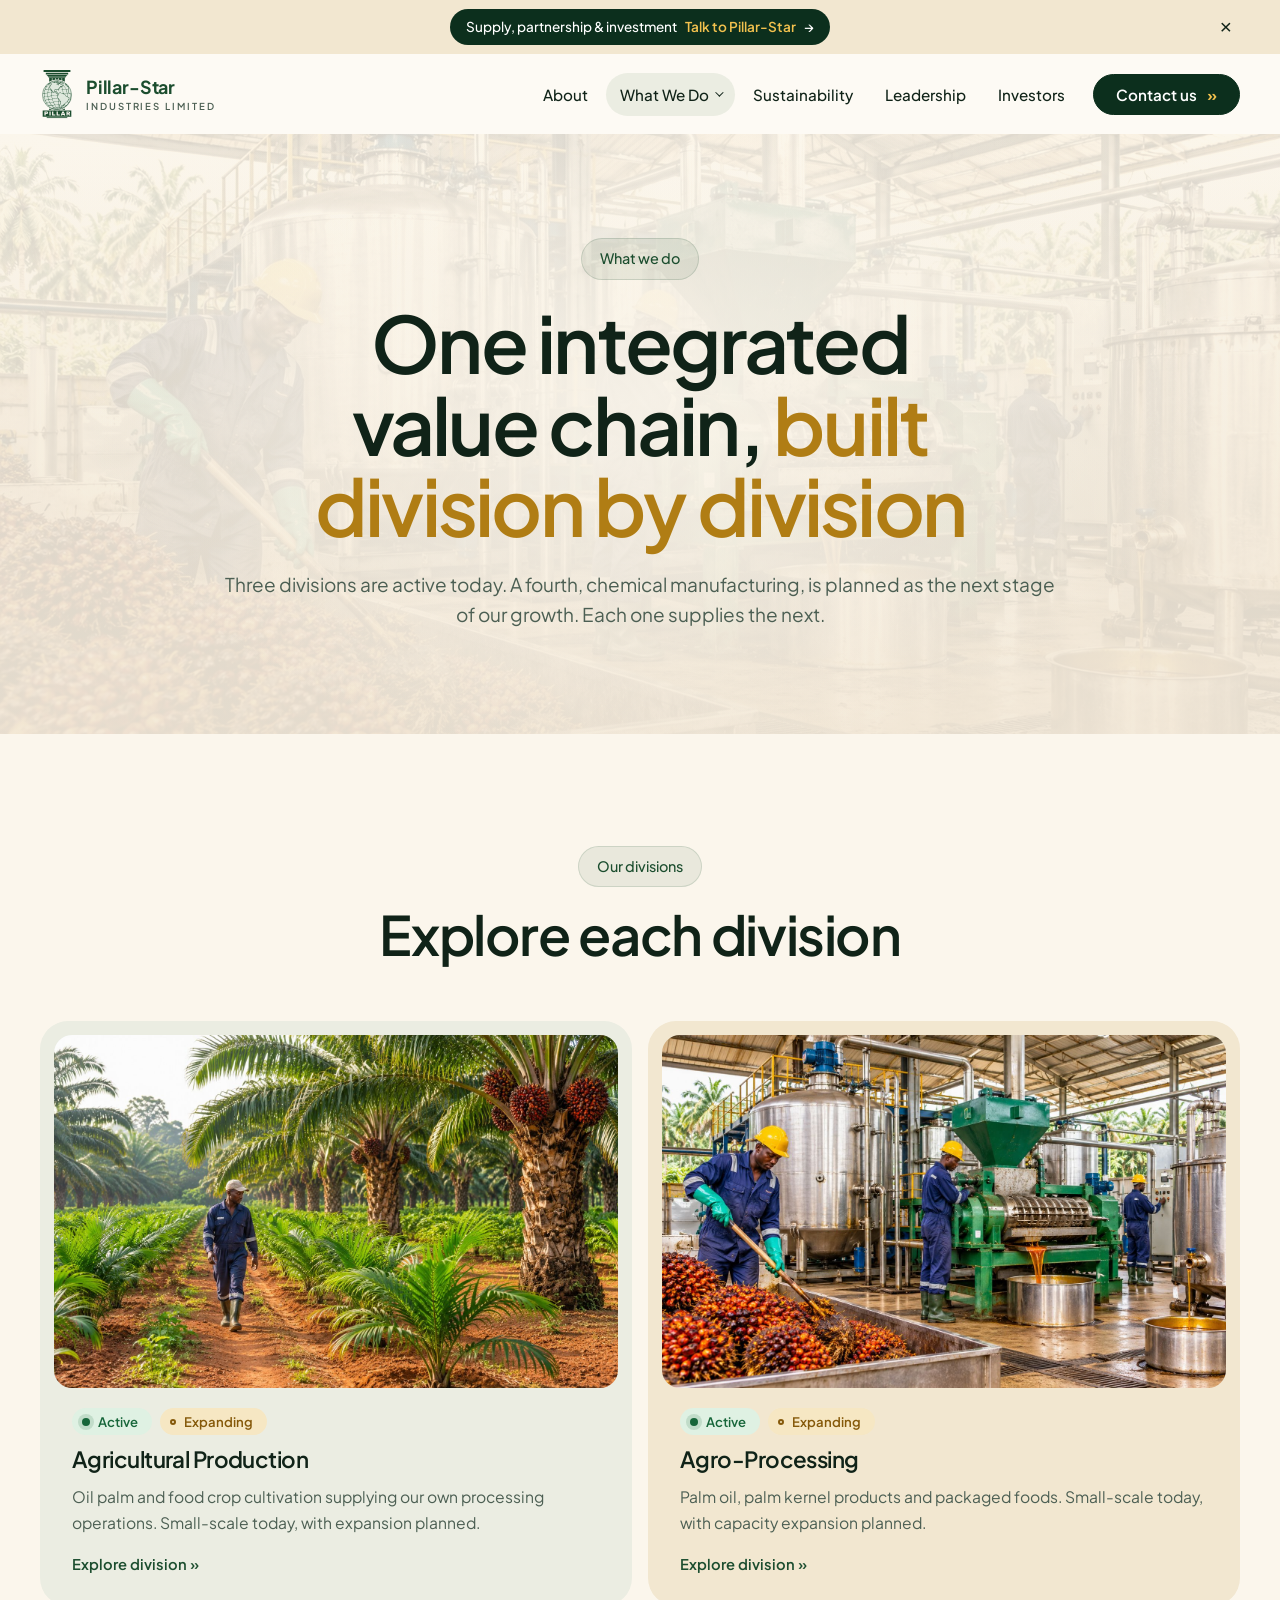
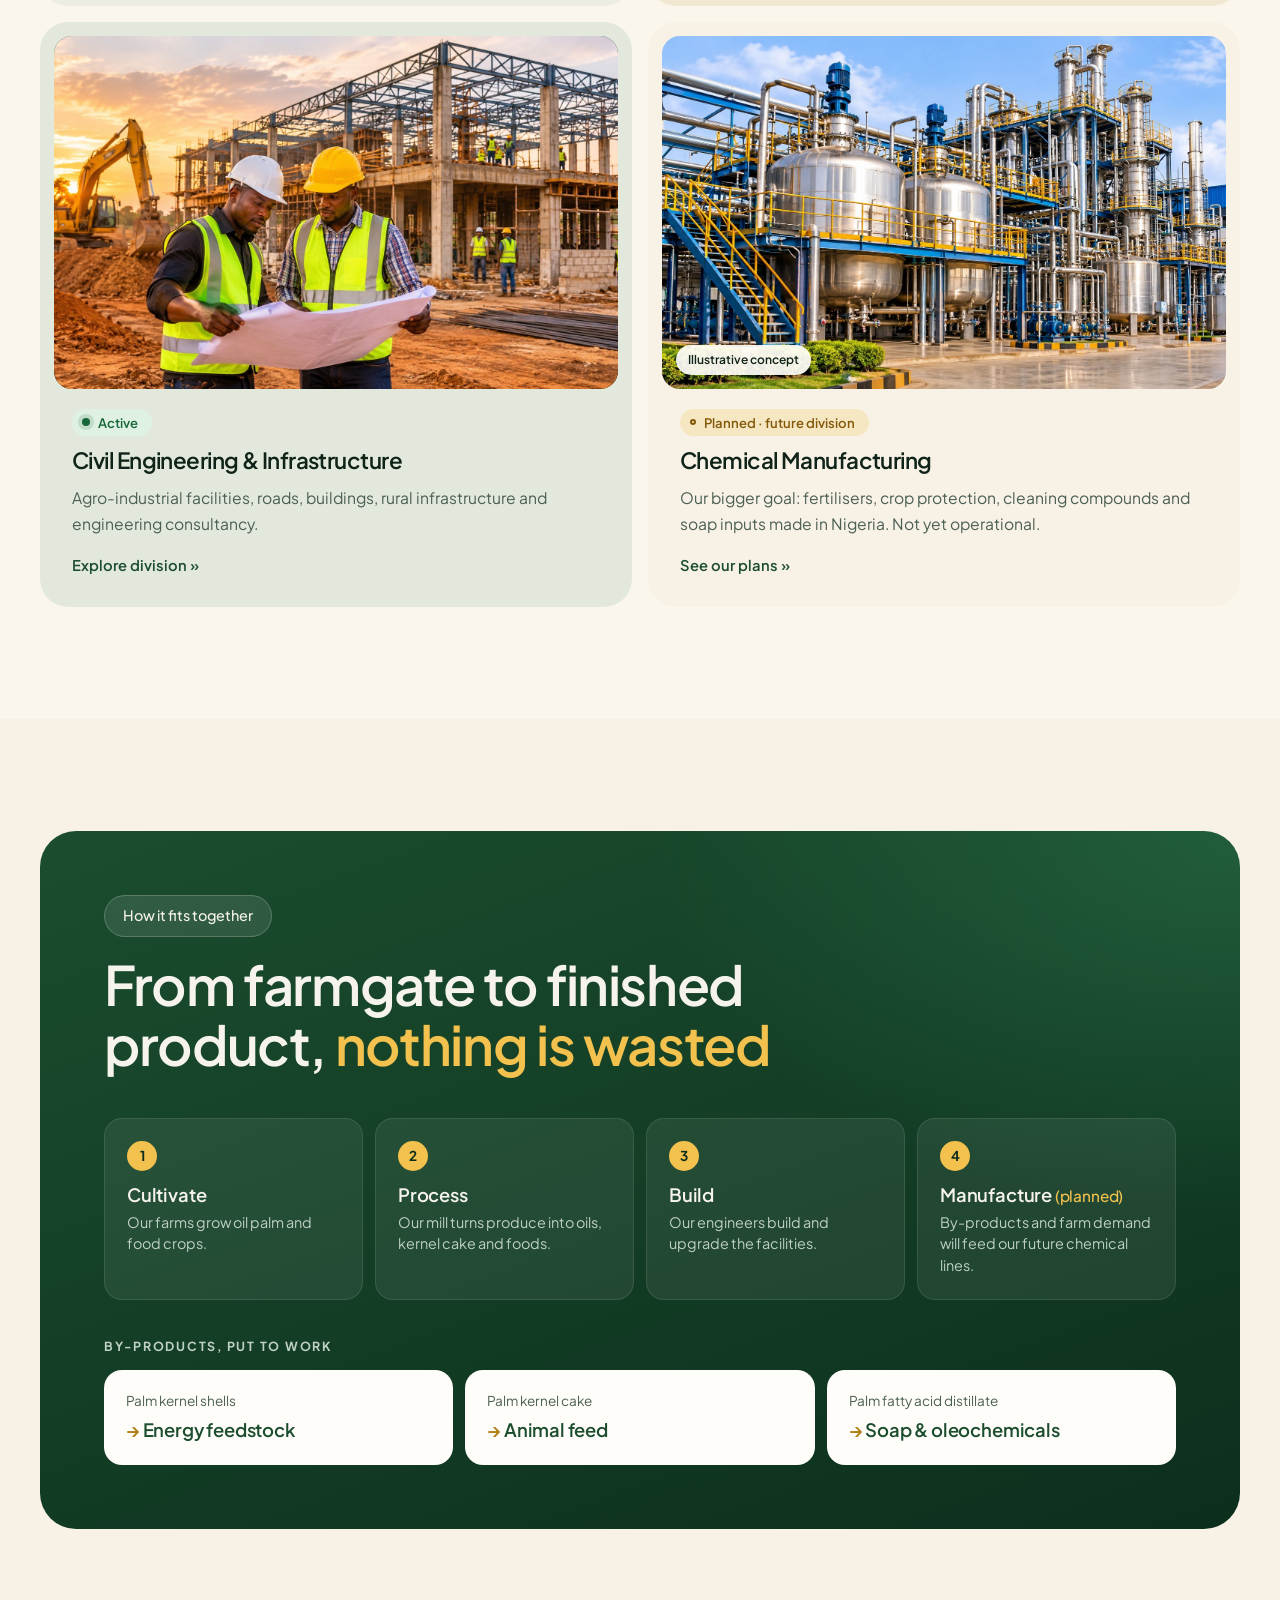
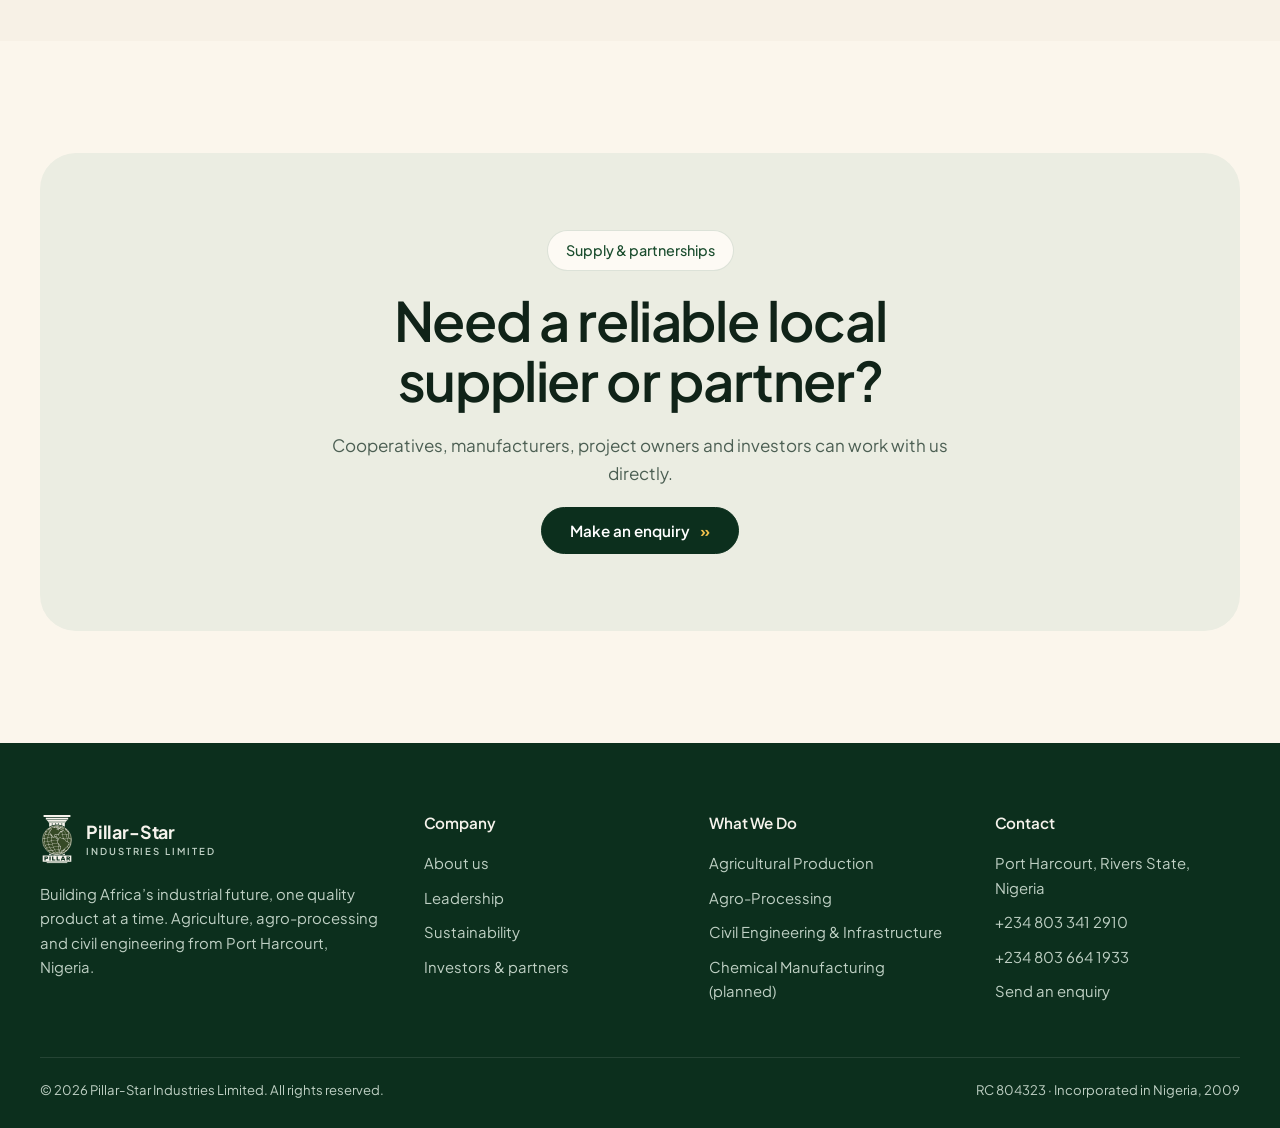
<file: divisions.html>
<!doctype html>
<html lang="en-NG">
<head>
<meta charset="utf-8">
<meta name="viewport" content="width=device-width, initial-scale=1, viewport-fit=cover">
<meta name="claude:viewport-fit-sides" content="cover">
<title>What We Do | Pillar-Star Industries</title>
<meta name="description" content="Pillar-Star's divisions: agricultural production, agro-processing and civil engineering are active; chemical manufacturing is planned.">
<meta name="theme-color" content="#12361f">
<meta property="og:title" content="What We Do | Pillar-Star Industries"><meta property="og:description" content="Pillar-Star's divisions: agricultural production, agro-processing and civil engineering are active; chemical manufacturing is planned."><meta property="og:type" content="website"><meta property="og:url" content="https://pillarstarindustries.com/divisions.html"><meta property="og:image" content="https://pillarstarindustries.com/images/og-card.png"><meta name="twitter:card" content="summary_large_image">
<link rel="canonical" href="https://pillarstarindustries.com/divisions.html">
<link rel="icon" href="favicon.svg" type="image/svg+xml">
<link rel="preconnect" href="https://fonts.googleapis.com"><link rel="preconnect" href="https://fonts.gstatic.com" crossorigin><link rel="stylesheet" href="https://fonts.googleapis.com/css2?family=Plus+Jakarta+Sans:wght@400;500;600;700&display=swap">
<link rel="stylesheet" href="styles.css">
</head>
<body>
<svg width="0" height="0" style="position:absolute" aria-hidden="true"><symbol id="ps-mark" viewBox="0 0 760 1078.8"><path fill="currentColor" d="M80 0H680V46H80ZM130 60H630V98H130ZM145 110H615Q588 124 580 150H180Q172 124 145 110ZM192 162H568V176H192ZM205.0 176H265.4V233.5A346 346 0 0 0 205.0 261.5ZM205.0 858.5A346 346 0 0 0 265.4 886.5V893H205.0ZM277.4 176H337.8V216.6A346 346 0 0 0 277.4 229.6ZM277.4 890.4A346 346 0 0 0 337.8 903.4V893H277.4ZM349.8 176H410.2V215.3A346 346 0 0 0 349.8 215.3ZM422.2 176H482.6V229.6A346 346 0 0 0 422.2 216.6ZM422.2 903.4A346 346 0 0 0 482.6 890.4V893H422.2ZM494.6 176H555.0V261.5A346 346 0 0 0 494.6 233.5ZM494.6 886.5A346 346 0 0 0 555.0 858.5V893H494.6ZM150 1054.8H610V1078.8H150Z"/><path fill="currentColor" fill-rule="evenodd" d="M60.0 905H700.0V1042.8H60.0ZM99.0 971.6L99.0 924.9L122.8 925.0C150.0 925.0 156.0 925.7 164.2 929.7C174.3 934.7 178.3 942.0 178.2 955.3C178.1 967.7 172.9 975.9 162.2 980.7C157.4 982.9 155.0 983.3 142.8 984.0C135.1 984.4 128.3 984.6 127.7 984.5C126.9 984.4 126.6 988.7 126.4 1001.3L126.1 1018.3L112.6 1018.3L99.0 1018.3L99.0 971.6ZM210.9 1017.2C210.7 1016.6 210.6 995.7 210.7 970.7L210.9 925.4L224.5 925.4L238.1 925.4L238.1 971.6L238.1 1017.9L224.7 1018.1C214.5 1018.3 211.2 1018.1 210.9 1017.2ZM270.3 971.6L270.3 924.9L284.1 925.1L298.0 925.4L298.1 960.3L298.2 995.2L320.7 995.7L343.3 996.1L343.5 1007.2L343.8 1018.3L307.1 1018.3L270.3 1018.3L270.3 971.6ZM370.9 971.6L370.9 924.9L384.5 924.9L398.1 924.9L398.1 960.3L398.1 995.7L420.8 995.7L443.5 995.7L443.5 1007.0L443.5 1018.3L407.2 1018.3L370.9 1018.3L370.9 971.6ZM464.3 1018.0C464.3 1017.5 478.2 982.0 487.8 958.0C493.4 944.1 498.6 930.9 499.5 928.8L501.0 924.9L515.4 925.2L529.8 925.4L542.4 956.7C555.0 987.8 565.8 1016.0 565.8 1017.5C565.8 1018.0 559.4 1018.3 551.5 1018.3L537.1 1018.3L534.8 1010.8L532.5 1003.4L515.2 1003.1L498.0 1002.9L495.5 1010.6L492.9 1018.3L478.6 1018.3C470.7 1018.3 464.3 1018.2 464.3 1018.0ZM592.1 971.7L592.1 924.9L611.4 925.0C649.3 925.0 662.1 928.4 668.8 940.5C671.2 944.9 671.4 946.1 671.4 954.0C671.4 964.0 669.9 967.7 663.7 973.4C660.3 976.4 658.1 977.7 652.5 979.7C651.0 980.2 651.3 980.6 654.6 982.2C656.7 983.3 659.6 985.6 661.1 987.4C663.5 990.2 677.6 1013.8 678.9 1017.2C679.3 1018.1 676.1 1018.3 663.6 1018.1L647.9 1017.9L642.7 1008.8C639.8 1003.8 636.0 997.0 634.2 993.7C629.9 985.7 627.8 983.8 622.8 983.6L618.9 983.4L618.4 1000.6L618.0 1017.9L605.0 1018.1L592.1 1018.4L592.1 971.7ZM524.7 979.1C521.1 967.3 515.6 951.2 515.1 951.2C514.8 951.2 512.2 958.4 509.5 967.1L504.4 983.0L515.1 983.0L525.9 983.0L524.7 979.1ZM145.0 964.4C151.8 961.6 153.6 952.9 148.4 947.7C146.2 945.5 145.4 945.3 136.1 945.0L126.2 944.7L126.2 955.2L126.2 965.7L133.9 965.7C138.6 965.7 142.9 965.2 145.0 964.4ZM641.3 963.6C644.6 961.4 646.2 955.8 644.5 952.3C642.5 948.1 638.2 946.7 627.7 946.7L618.4 946.7L618.4 956.3L618.4 965.9L628.6 965.6C636.6 965.3 639.4 964.9 641.3 963.6Z"/><circle cx="380" cy="560" r="330" style="fill:var(--ps-globe, transparent)"/><circle cx="380" cy="560" r="325.5" fill="none" stroke="currentColor" stroke-width="9"/><path fill="currentColor" d="M345.9 882.5C298.4 877.3 250.5 860.9 210.2 835.9C205.1 832.8 200.4 829.6 199.7 828.9C199.0 828.2 199.7 828.4 201.4 829.5C217.0 839.2 248.4 855.0 252.1 855.0C253.9 855.0 268.0 850.4 268.0 849.7C268.0 849.5 264.9 847.7 261.2 845.9C243.7 837.3 224.9 824.8 208.6 811.0L200.5 804.1L187.3 807.1C174.3 810.1 174.2 810.1 172.1 808.4C170.9 807.5 169.9 806.4 169.9 806.1C169.9 805.7 175.4 804.1 182.2 802.5C188.9 800.9 194.4 799.3 194.4 799.0C194.4 798.7 191.6 795.7 188.2 792.4C177.0 781.4 157.8 758.0 149.7 745.6L148.3 743.5L133.1 746.8L118.0 750.1L116.4 748.1C115.5 746.9 114.8 745.8 114.8 745.5C114.8 745.3 121.4 743.6 129.4 741.8C137.4 740.0 144.1 738.4 144.3 738.2C144.4 738.1 142.4 734.2 139.7 729.7C134.4 720.9 119.5 690.9 117.0 684.1C116.2 681.8 115.2 679.7 114.8 679.5C114.4 679.3 107.1 680.8 98.5 683.0C84.0 686.6 82.7 686.8 81.7 685.4C79.2 682.0 79.1 682.1 103.4 675.8C108.5 674.6 112.7 673.4 112.8 673.4C112.9 673.3 112.2 671.3 111.3 668.9C107.2 658.0 100.1 628.7 97.7 612.6C97.0 608.1 96.3 604.3 96.2 604.1C96.0 604.0 88.6 605.6 79.7 607.7C60.6 612.3 60.8 612.3 60.3 609.4C59.7 606.6 59.7 606.6 79.2 601.9C87.4 599.9 94.5 598.0 94.8 597.7C95.1 597.4 94.8 591.5 94.1 584.5C93.3 576.0 92.9 564.1 93.1 548.6L93.3 525.4L91.1 525.7C88.0 526.1 60.7 532.0 59.2 532.5C58.2 532.9 57.9 532.4 57.9 530.0L57.9 526.9L64.2 525.5C67.7 524.7 75.8 523.0 82.2 521.7C93.8 519.3 93.8 519.3 94.2 516.7C94.4 515.2 95.2 508.7 96.0 502.2C97.5 490.0 102.3 465.1 105.1 454.7L106.8 448.8L105.0 448.8C103.0 448.8 83.2 454.1 77.1 456.3C73.8 457.4 73.5 457.4 74.0 456.2C74.3 455.4 74.8 453.9 75.0 452.7C75.6 450.4 76.7 450.0 96.8 444.8L109.1 441.7L112.1 432.8C117.4 416.8 126.0 397.7 135.2 381.4C138.3 375.9 140.5 371.2 140.2 371.1C139.8 371.0 133.4 372.8 126.1 375.3C118.8 377.7 112.6 379.6 112.5 379.4C112.3 379.2 113.3 377.5 114.6 375.7C117.2 372.2 121.3 370.5 141.9 364.4C146.5 363.0 146.9 362.7 151.5 355.5C159.2 343.6 174.2 324.5 175.9 324.6C176.2 324.6 177.4 325.3 178.6 326.2L180.6 327.8L176.7 332.2C168.7 341.2 156.3 358.4 157.1 359.3C157.4 359.6 165.8 358.0 175.8 355.8C192.9 352.0 223.1 346.1 229.0 345.4C231.4 345.1 231.7 345.4 231.9 347.9C232.2 350.6 232.1 350.7 228.0 351.2C220.9 352.2 219.1 352.6 218.3 353.7C215.1 357.9 201.9 392.6 196.6 410.9C194.4 418.5 192.4 425.5 192.1 426.4C191.6 427.9 191.9 428.0 195.4 427.5C202.7 426.3 219.4 424.3 222.1 424.3C224.4 424.3 224.9 424.7 225.3 426.7C225.6 428.1 225.7 429.2 225.6 429.3C225.6 429.4 218.2 430.3 209.3 431.3C200.4 432.3 192.5 433.3 191.7 433.6C190.7 433.9 189.6 437.6 187.6 448.2C183.6 468.6 178.7 505.2 179.7 506.2C179.9 506.4 189.1 505.6 200.2 504.4C211.2 503.3 227.5 501.7 236.4 500.9C245.4 500.2 253.5 499.4 254.5 499.2C256.2 498.8 256.4 497.8 257.5 483.2C258.4 472.1 259.1 467.6 259.9 467.5C260.5 467.5 261.5 467.4 262.3 467.3C263.0 467.3 263.6 466.4 263.6 465.2C263.5 463.5 263.4 463.4 262.6 464.8C260.9 467.8 255.6 466.8 250.4 462.6C247.9 460.6 245.1 458.4 244.2 457.7C243.3 457.1 240.4 453.8 237.7 450.5C233.3 445.2 232.3 443.0 228.2 431.1C225.6 423.8 222.1 414.7 220.4 411.0C209.6 387.5 211.7 367.0 226.0 356.5C228.8 354.4 231.7 352.5 232.3 352.3C233.0 352.1 233.4 349.6 233.5 344.9C233.7 334.1 238.6 324.7 246.9 319.1C253.7 314.5 255.7 310.5 252.6 307.9C251.5 306.9 250.0 307.0 244.5 308.3C237.9 309.9 213.2 317.3 208.0 319.3C202.3 321.5 186.3 325.4 183.2 325.4C179.0 325.4 176.9 323.3 176.9 319.1C176.9 311.8 190.2 300.9 205.7 295.5C213.8 292.7 217.6 290.0 220.5 284.9C225.5 276.1 232.0 273.0 259.2 266.6C281.6 261.4 290.7 262.1 304.5 270.1C307.8 272.0 311.8 273.8 313.5 274.2C315.2 274.6 317.6 275.4 318.9 276.1C322.6 277.9 325.9 277.5 329.2 274.8L332.2 272.3L327.3 271.8C321.4 271.2 313.7 268.0 312.5 265.7C310.0 261.1 315.8 256.3 324.0 256.3C331.2 256.2 333.6 260.7 327.5 262.9C325.3 263.7 325.0 264.0 326.3 264.1C328.8 264.2 333.7 262.4 335.6 260.8C338.1 258.6 344.4 259.1 348.3 261.8C350.1 263.1 352.6 264.1 353.7 264.1C355.7 264.1 355.7 264.1 354.3 262.5C350.8 258.6 354.6 256.3 365.4 255.6C369.8 255.4 374.5 254.6 375.8 254.0C377.1 253.3 380.8 252.8 384.1 252.7C390.8 252.7 393.4 251.8 391.6 250.0C387.9 246.3 392.2 242.7 400.8 242.5C404.5 242.4 408.5 242.1 409.7 241.8C411.9 241.3 411.9 241.2 410.3 240.0C407.7 238.1 409.0 237.7 415.3 238.4C420.9 239.0 421.1 239.1 421.1 241.4C421.1 246.2 413.1 251.0 405.2 251.0C402.6 251.0 402.1 251.3 402.5 252.6C403.6 257.1 394.4 261.9 386.3 261.0C383.5 260.6 381.4 260.9 379.6 261.9C378.1 262.6 374.8 263.3 372.2 263.3C368.3 263.3 367.7 263.5 368.5 264.5C369.1 265.1 369.3 266.3 369.0 267.0C368.6 268.2 369.2 268.3 373.2 267.9C376.6 267.6 378.7 267.8 380.6 268.8C383.0 270.1 383.4 270.1 384.4 268.9C385.1 268.0 386.7 267.6 388.7 267.8C391.1 268.0 392.2 267.6 393.4 266.1C395.3 263.7 401.9 263.3 403.6 265.4C404.6 266.6 405.2 266.4 408.3 264.1C413.7 260.2 419.3 260.6 421.6 265.1C423.3 268.4 422.1 271.5 418.6 272.7C415.3 273.9 413.5 273.3 412.8 271.1C412.5 270.1 411.8 269.7 411.0 270.0C410.3 270.2 408.6 270.0 407.2 269.6C405.5 268.9 404.4 269.0 403.7 269.6C403.2 270.2 400.9 270.9 398.6 271.1L394.4 271.7L399.4 273.1C402.1 274.0 405.2 274.6 406.2 274.6C407.1 274.6 410.8 275.8 414.3 277.2C417.8 278.5 422.3 280.0 424.3 280.3C431.7 281.5 447.8 291.4 448.8 295.3C449.3 297.1 449.3 297.0 451.9 294.7L454.5 292.2L452.8 288.9C451.8 287.1 449.4 283.4 447.5 280.8C437.9 267.8 436.9 265.2 440.7 261.7C443.7 258.8 446.3 259.3 455.8 264.3C472.4 272.9 478.7 278.1 502.0 302.5C506.3 306.9 511.0 311.4 512.4 312.4L515.0 314.3L514.4 304.7C513.4 291.0 511.9 288.1 502.4 281.6C493.9 275.8 489.5 269.0 488.8 260.5C488.5 257.7 488.5 255.4 488.7 255.4C488.9 255.4 490.9 256.0 493.0 256.7C496.6 257.9 497.0 258.4 498.0 262.1C499.2 266.6 503.9 271.7 511.8 277.3C517.1 281.1 521.3 287.2 522.6 293.1C523.9 298.9 523.8 317.7 522.6 320.5C521.3 323.2 517.5 324.9 514.1 324.1C510.5 323.4 496.1 311.2 490.6 304.3C481.2 292.6 458.9 273.8 454.5 273.8C453.9 273.8 455.0 275.8 456.9 278.4C463.9 287.7 465.2 293.8 461.5 299.0C458.8 302.8 453.4 304.4 450.9 302.2C449.9 301.3 449.2 300.0 449.2 299.3C449.2 298.3 448.7 298.4 447.3 299.9C446.3 301.0 445.6 302.0 445.8 302.1C445.9 302.1 448.3 303.3 450.9 304.6C453.5 305.9 459.4 310.2 464.0 314.1C476.6 325.0 481.5 327.9 494.4 332.4C513.1 339.0 524.4 347.2 524.4 354.0C524.4 358.6 522.8 360.7 517.3 363.0C513.5 364.7 511.6 364.9 506.6 364.6C498.9 364.0 497.5 364.4 496.9 367.5C496.2 370.4 494.8 371.7 491.4 372.6C490.0 373.0 489.1 373.8 489.2 374.6C489.5 376.2 483.2 382.7 479.6 384.6C477.7 385.6 475.2 385.9 472.0 385.8C461.4 385.2 456.5 385.5 454.0 386.9C449.5 389.2 444.8 394.6 443.9 398.4C442.2 404.8 440.2 408.5 436.3 412.1C432.8 415.4 421.3 421.7 418.9 421.7C418.3 421.7 416.8 422.7 415.5 423.9L413.1 426.2L418.3 431.7C422.8 436.3 423.7 437.8 424.2 441.3C425.1 447.2 423.5 452.0 420.0 454.1C416.0 456.5 413.9 456.3 405.0 452.3C395.8 448.3 394.2 446.8 389.1 439.1C387.1 435.9 384.6 433.0 383.6 432.7C382.4 432.3 379.0 433.3 374.1 435.3C362.4 440.2 361.3 440.4 353.8 439.2C341.9 437.4 334.4 440.5 328.4 449.8C322.3 459.2 321.8 467.9 327.2 473.7C330.1 476.8 332.7 477.7 338.9 477.7L344.2 477.7L349.4 472.4C357.3 464.4 365.6 461.7 372.0 465.0C377.3 467.7 377.7 473.1 373.5 482.7L370.5 489.5L377.2 490.0C388.4 490.8 393.4 495.0 395.0 505.0C397.5 520.5 397.8 520.7 413.3 522.9L417.2 523.4L423.2 516.7C430.4 508.7 434.1 506.6 441.1 506.6C444.7 506.6 446.5 506.2 446.8 505.4C447.0 504.8 448.7 503.6 450.5 502.7C454.9 500.6 458.4 501.5 465.0 506.3C473.4 512.5 475.4 512.9 490.9 512.2C504.2 511.6 504.3 511.6 509.0 514.0C514.4 516.6 518.1 520.5 518.9 524.2C519.3 526.3 519.8 526.7 521.9 526.7C526.1 526.7 530.6 529.1 535.9 534.2C538.7 536.8 541.1 539.0 541.3 539.0C541.4 539.0 545.8 539.8 551.0 540.7C572.4 544.7 579.1 551.3 581.7 571.0C582.5 576.9 583.4 580.8 584.4 581.9C586.1 583.8 592.0 585.4 597.3 585.4C604.0 585.4 609.3 587.6 616.2 593.3C624.1 599.7 624.2 599.7 631.2 601.6C638.5 603.5 642.7 605.7 647.6 610.1C661.4 622.9 660.2 638.5 644.0 657.2C636.2 666.3 634.7 669.1 631.7 680.4C626.4 700.9 618.3 710.8 602.7 716.1C589.1 720.7 585.3 723.8 579.8 734.5C574.7 744.4 568.0 751.7 557.3 758.9C547.8 765.2 547.9 765.1 551.0 764.3C554.0 763.6 554.1 763.1 547.9 772.4L543.7 778.7L546.1 779.2C547.4 779.5 553.3 780.5 559.2 781.5C569.7 783.2 583.7 786.5 588.8 788.5C591.4 789.5 591.5 789.4 603.2 777.4C609.7 770.7 618.0 761.5 621.7 756.9C628.7 748.3 641.7 730.1 641.7 728.9C641.7 727.8 621.3 724.0 602.1 721.5C599.8 721.2 598.0 720.6 598.0 720.2C598.0 719.9 599.8 718.8 602.1 717.8L606.3 716.1L618.1 718.1C624.6 719.1 633.5 720.8 637.8 721.8C642.1 722.7 645.7 723.5 645.8 723.4C652.5 715.7 676.9 660.6 674.6 658.3C674.3 658.0 668.4 657.5 661.5 657.2C654.5 656.9 648.6 656.4 648.3 656.1C648.0 655.8 648.4 654.5 649.3 653.2L650.8 650.8L664.0 651.5L677.3 652.1L680.5 638.2C687.4 609.2 689.5 589.3 688.7 560.3L688.2 540.9L691.0 540.5C692.5 540.3 693.9 540.2 694.1 540.3C694.2 540.4 694.7 547.7 695.2 556.5C696.6 583.0 694.2 608.4 687.6 637.0C685.9 644.4 684.3 650.9 684.0 651.5C683.8 652.2 685.0 652.8 687.1 653.1C690.6 653.7 690.6 653.7 689.7 656.4C688.8 658.9 688.5 659.1 685.5 658.6L682.2 658.1L679.4 666.6C673.8 683.2 664.3 703.9 654.5 721.2L652.2 725.2L654.8 726.3C657.9 727.6 658.0 727.9 656.2 730.4C655.0 732.0 654.4 732.2 652.0 731.5C650.5 731.1 649.1 730.7 649.0 730.7C648.9 730.7 645.9 734.7 642.4 739.7C632.2 754.1 620.8 767.9 608.9 780.4C602.7 786.8 597.9 792.1 598.1 792.3C598.2 792.4 599.7 793.1 601.2 793.8L604.1 795.2L601.5 797.0C599.1 798.8 598.8 798.9 595.8 797.6C592.1 796.1 592.9 795.7 584.4 803.0C574.6 811.4 557.1 824.1 545.8 830.9C531.8 839.4 532.4 838.8 535.8 840.6C538.0 841.7 539.1 841.8 540.7 841.1C541.9 840.6 542.8 840.3 542.8 840.5C542.8 841.4 520.0 852.9 508.1 858.0C477.9 870.9 446.2 879.1 413.8 882.5C398.0 884.2 361.3 884.2 345.9 882.5ZM364.0 879.9C363.8 879.6 358.9 878.4 353.2 877.2C329.1 872.3 306.8 865.8 287.3 857.9L277.3 853.9L268.7 855.9C264.0 857.0 260.1 858.2 260.1 858.6C260.1 860.0 291.3 869.5 308.7 873.2C328.8 877.6 366.2 882.1 364.0 879.9ZM426.3 872.7C433.7 869.5 442.9 865.1 446.7 862.9C452.4 859.6 454.3 859.0 457.1 859.2C459.0 859.4 460.5 859.9 460.5 860.2C460.5 861.3 453.1 865.8 441.7 871.5C435.9 874.5 431.9 876.8 432.7 876.9C435.1 876.9 459.4 871.9 468.8 869.4C480.3 866.4 501.9 859.1 511.3 855.0C526.9 848.3 532.3 845.8 532.3 845.2C532.3 843.6 518.6 839.0 507.8 837.2C492.8 834.6 494.7 834.2 486.5 841.3C482.6 844.7 477.3 848.9 474.8 850.6C472.3 852.3 470.2 854.1 470.2 854.6C470.2 855.2 469.4 856.3 468.4 857.2C465.8 859.5 453.1 858.6 446.3 855.6C440.6 853.0 433.3 846.6 430.3 841.4C421.7 826.8 426.2 797.8 439.2 783.9L443.1 779.7L442.5 774.2C442.0 769.2 442.2 768.1 444.8 762.6C452.2 746.8 458.8 723.7 458.8 713.4C458.8 704.4 455.7 700.1 442.1 690.2C430.0 681.4 427.6 677.8 421.5 660.2C420.3 656.7 418.2 654.1 410.6 646.7C392.6 629.0 388.9 621.9 391.9 610.3L393.2 604.8L390.1 600.2C383.2 590.2 387.4 577.0 402.7 560.6C410.6 552.1 411.4 549.6 407.5 546.0C405.5 544.0 405.1 544.0 402.5 545.1C391.4 549.7 382.2 544.8 369.0 527.2L363.7 520.2L357.7 519.5C349.6 518.6 343.6 515.7 336.8 509.3C333.6 506.4 330.3 503.9 329.5 503.8C328.6 503.8 323.0 503.7 317.0 503.6C306.5 503.5 305.8 503.4 300.0 500.7C295.1 498.3 294.2 498.1 295.5 499.6C296.4 500.6 297.0 501.4 296.8 501.4C296.6 501.5 288.9 502.2 279.8 503.0L263.1 504.4L262.9 525.0C262.7 541.9 263.8 571.0 264.7 571.9C264.8 572.0 270.2 571.6 276.7 570.9C299.2 568.6 366.7 563.2 386.3 562.1C396.8 561.5 397.5 561.6 397.5 563.1C397.5 566.7 395.0 567.9 387.5 567.9C375.3 567.9 327.0 571.8 271.2 577.2C268.0 577.5 265.3 578.1 265.3 578.5C265.3 581.4 269.4 607.4 271.5 618.2C275.6 638.5 277.5 644.9 279.6 644.9C280.6 644.9 289.6 643.9 299.5 642.7C314.9 640.9 391.7 633.5 395.8 633.5C396.5 633.5 397.7 634.7 398.6 636.2C399.4 637.6 399.9 638.8 399.6 638.8C391.5 638.8 297.0 648.4 282.7 650.6L279.5 651.2L281.6 658.8C284.4 669.2 291.8 690.2 297.2 703.5L301.7 714.5L306.5 714.4C309.1 714.3 320.1 713.4 331.0 712.4C348.6 710.8 369.6 709.2 395.4 707.5L404.2 706.9L404.8 688.4C405.1 678.3 405.4 664.4 405.4 657.5C405.4 650.6 405.7 644.9 406.1 644.9C406.5 644.9 407.9 646.1 409.2 647.4L411.7 650.0L411.4 672.6C411.3 685.1 411.2 697.8 411.1 700.9L411.1 706.6L421.5 706.3C427.2 706.1 437.1 705.7 443.4 705.4C455.5 704.7 457.0 705.1 457.0 708.4C457.0 710.3 456.8 710.3 442.8 710.9C435.0 711.2 424.6 711.7 419.7 712.0L410.9 712.5L410.3 731.0C410.0 741.2 409.5 754.8 409.2 761.2L408.6 772.8L424.7 772.6L440.8 772.3L441.1 775.1L441.4 778.0L427.9 778.0C408.0 778.0 409.2 777.4 408.6 786.6C408.3 790.7 407.8 802.2 407.5 812.0L406.9 829.9L415.3 829.4C420.0 829.2 423.9 829.2 424.1 829.5C424.3 829.8 424.6 831.1 424.9 832.3L425.5 834.6L415.9 835.3L406.3 835.9L406.3 844.8C406.3 849.7 406.0 858.2 405.8 863.7L405.3 873.8L411.7 867.0C415.2 863.3 418.3 860.2 418.6 860.2C420.4 860.3 417.5 866.0 412.7 871.8C409.6 875.5 407.1 878.8 407.1 879.1C407.1 880.3 413.4 878.2 426.3 872.7ZM391.3 874.5C390.1 873.1 386.8 869.5 384.1 866.5C381.3 863.4 375.3 856.1 370.7 850.2C365.0 842.9 361.9 839.5 360.9 839.7C360.1 839.9 352.2 840.9 343.5 841.9C334.7 843.0 327.5 844.1 327.5 844.4C327.5 845.6 345.6 856.5 357.7 862.5C367.7 867.5 389.9 876.5 393.1 876.8C393.3 876.9 392.5 875.8 391.3 874.5ZM367.5 873.7C367.2 873.4 364.1 871.9 360.6 870.4C351.5 866.4 337.3 858.4 326.8 851.4L317.9 845.4L303.6 848.1C295.8 849.5 289.1 851.1 288.7 851.5C287.9 852.2 296.7 855.8 309.9 860.2C327.5 866.1 369.8 876.0 367.5 873.7ZM399.6 861.4C400.6 840.4 400.4 835.5 398.6 836.0C397.8 836.3 391.1 837.0 383.7 837.5C376.4 838.1 370.4 838.9 370.4 839.1C370.4 840.0 381.4 853.9 388.6 862.3C392.3 866.6 395.9 870.8 396.6 871.7C397.4 872.6 398.2 873.3 398.5 873.3C398.8 873.4 399.2 868.0 399.6 861.4ZM456.6 845.3C451.9 838.4 452.6 835.8 461.7 824.9C465.7 820.1 468.2 816.1 469.8 811.8C474.2 800.4 478.0 797.1 488.9 795.0C498.9 793.1 501.7 791.3 501.7 786.6C501.7 783.0 505.3 780.8 512.3 780.2C521.7 779.2 525.5 777.3 529.2 771.5C533.6 764.7 536.7 761.8 547.2 754.8C560.9 745.6 566.6 739.9 571.5 730.4C577.8 718.0 584.2 712.9 598.9 707.9C606.5 705.4 609.7 703.2 613.9 698.0C618.3 692.4 620.1 688.4 623.3 676.3C626.2 665.4 628.1 661.7 635.1 653.7C649.0 637.7 651.2 627.8 642.9 618.6C638.7 614.0 635.1 611.9 627.7 609.8C619.6 607.6 617.3 606.3 611.5 601.2C605.1 595.4 604.2 595.0 594.9 594.1C578.6 592.6 574.2 588.2 572.5 572.0C570.9 556.9 566.6 552.7 549.3 549.6C536.9 547.4 536.0 547.0 529.2 540.7L523.5 535.4L518.3 536.0C514.2 536.5 512.6 536.3 510.9 535.1C508.5 533.6 507.9 529.7 509.7 527.8C511.2 526.3 506.2 521.8 502.0 521.0C500.1 520.6 494.7 520.7 489.9 521.3C476.2 522.7 469.3 521.0 459.7 513.7L454.8 510.0L452.6 512.6C449.5 516.3 446.7 517.2 443.1 515.7C439.3 514.1 435.3 515.9 431.4 520.9C423.3 531.1 419.4 533.3 412.3 531.9C410.2 531.5 406.9 531.2 404.9 531.2C402.5 531.1 399.8 530.2 396.6 528.3C390.6 524.6 387.4 518.8 386.2 509.2C385.0 500.0 383.5 498.7 373.1 498.7C366.6 498.7 365.0 498.4 363.0 496.9C359.9 494.4 360.1 491.8 364.2 481.6C366.1 476.9 367.5 472.7 367.2 472.4C366.2 470.7 360.8 473.8 355.9 478.9C349.9 485.2 345.5 487.0 336.7 486.8C327.5 486.7 318.6 480.8 315.6 472.8C313.3 466.9 314.1 456.8 317.4 450.1C324.6 435.3 338.8 427.8 354.4 430.4L360.3 431.4L369.1 427.7C384.4 421.2 389.5 422.3 396.4 433.6C399.7 439.1 400.8 440.0 406.9 443.3C410.6 445.3 413.9 446.8 414.3 446.5C414.7 446.3 415.0 444.9 415.0 443.4C415.0 441.2 414.0 439.8 410.2 436.2C403.9 430.4 402.9 427.2 405.6 421.7C407.4 418.0 408.3 417.4 418.4 412.5C430.0 406.8 433.0 404.2 433.9 398.9C436.6 384.5 452.6 374.1 467.6 376.9C472.6 377.8 473.3 377.7 476.0 376.1C477.6 375.1 478.9 374.0 478.9 373.7C478.9 372.7 475.4 370.8 474.5 371.4C474.0 371.7 469.6 371.9 464.7 371.9C456.5 371.8 455.6 371.7 453.7 369.7C446.2 362.3 471.7 356.1 481.4 363.0C485.2 365.7 487.6 365.4 488.2 362.1C489.2 357.2 496.1 354.6 504.5 356.1C508.6 356.8 510.0 356.7 512.2 355.6C514.8 354.2 514.9 354.1 513.5 352.5C510.0 348.7 500.5 343.6 491.7 340.7C477.6 336.1 471.1 332.3 458.3 321.1C450.0 313.8 442.3 309.1 436.0 307.6C426.6 305.3 422.9 305.8 422.9 309.4C422.9 310.6 422.1 312.7 421.1 314.1L419.4 316.5L421.6 319.8C424.3 323.9 424.3 325.7 421.5 331.9C417.1 341.6 413.3 341.8 397.7 333.4C391.6 330.1 384.7 326.9 382.3 326.3C377.5 325.0 372.5 320.8 371.6 317.2C370.1 311.2 375.2 303.4 382.8 299.9C386.9 298.1 388.7 297.8 398.4 297.8C407.9 297.8 409.7 297.6 412.0 296.1C414.0 294.7 416.5 294.3 424.2 293.9C433.7 293.5 433.8 293.4 431.2 292.1C429.8 291.3 424.8 289.7 420.3 288.6C415.7 287.5 410.6 285.9 408.9 285.0C407.2 284.1 404.6 283.4 403.0 283.4C398.8 283.4 395.8 281.7 395.8 279.3C395.8 278.2 395.3 277.3 394.8 277.3C394.3 277.3 394.0 277.8 394.3 278.6C395.4 281.4 390.2 283.7 387.0 281.7C386.2 281.1 385.3 281.2 384.4 282.0C380.6 285.2 375.9 287.1 372.1 287.1C364.5 286.9 346.5 278.3 344.1 273.7C343.2 272.0 342.9 272.2 339.9 276.6C336.2 281.8 328.7 286.9 324.6 286.9C323.2 286.9 319.1 285.7 315.5 284.3C311.9 282.8 308.1 281.6 307.1 281.6C306.1 281.6 303.1 280.1 300.4 278.2C289.7 270.8 281.4 270.3 258.3 276.0C234.6 281.8 234.3 282.0 225.8 293.2C222.8 297.1 216.3 301.5 211.0 303.0C203.8 305.2 188.1 314.2 189.4 315.4C189.6 315.7 194.5 314.3 200.2 312.4C232.7 301.5 249.8 297.3 255.0 299.1C265.2 302.4 266.2 315.5 256.9 322.4C250.4 327.3 244.8 333.6 243.6 337.3C243.1 339.3 242.6 344.2 242.6 348.2C242.6 354.5 242.3 355.8 240.7 357.5C239.6 358.6 238.3 359.5 237.8 359.5C237.3 359.5 234.8 361.0 232.3 362.7C220.9 370.6 219.7 387.1 229.1 407.9C230.8 411.7 234.1 420.3 236.4 427.0C240.9 439.9 244.2 445.5 250.7 451.0C252.6 452.7 254.4 454.0 254.5 453.9C254.8 453.5 252.4 444.4 250.8 440.3C249.5 436.8 249.5 436.4 250.9 434.3C252.0 432.5 252.9 432.2 255.5 432.4C258.6 432.6 259.0 433.1 263.0 439.6C270.2 451.7 272.3 456.4 272.3 460.3C272.3 468.0 277.8 474.5 293.9 486.1C305.6 494.5 308.5 495.6 319.3 494.8C331.2 494.0 335.0 495.2 342.0 501.9C348.8 508.4 352.6 510.2 360.8 510.9C368.5 511.5 369.4 512.1 375.1 519.7C382.0 529.0 384.8 532.2 388.9 535.1C393.6 538.6 394.2 538.7 399.6 536.3C407.9 532.7 417.0 538.6 419.0 548.8C419.8 553.4 417.2 558.6 410.1 566.0C402.9 573.5 398.1 581.2 396.6 587.2C395.6 591.6 395.6 591.7 398.8 596.4C402.3 601.4 402.4 602.8 400.5 614.5C399.5 620.3 403.3 626.3 415.4 638.4C426.8 649.8 429.5 653.8 432.9 664.6C435.4 672.6 438.3 675.9 452.0 686.4C468.3 699.0 470.7 705.5 466.7 726.4C464.7 736.4 458.2 756.5 454.3 764.1C452.1 768.6 451.8 769.9 452.0 776.1L452.2 783.0L448.0 787.5C436.9 799.4 431.8 823.0 437.8 835.3C441.4 842.9 450.7 849.5 457.7 849.7C459.6 849.7 459.6 849.6 456.6 845.3ZM295.5 844.0C303.7 842.3 310.5 840.8 310.6 840.6C310.8 840.4 307.9 837.8 304.1 834.8C292.9 825.7 278.6 812.8 268.4 802.6C261.2 795.3 258.4 793.0 257.1 793.2C256.1 793.4 245.0 795.5 232.5 797.7C220.0 800.0 209.4 802.1 209.1 802.5C207.8 803.6 231.8 821.8 247.8 831.8C255.9 836.9 278.1 847.9 279.4 847.5C280.1 847.3 287.4 845.7 295.5 844.0ZM474.2 843.9C481.9 838.0 485.0 835.4 485.0 834.8C485.0 834.5 481.5 833.9 477.2 833.6L469.3 833.0L470.8 830.4L472.3 827.8L482.1 828.4L491.8 829.0L494.7 826.4C502.4 819.6 531.4 786.2 531.4 784.1C531.4 783.7 529.7 784.3 527.5 785.5C525.0 786.9 521.6 787.9 517.7 788.2L511.7 788.7L509.5 793.2C506.9 798.5 501.0 801.9 492.2 803.3C484.6 804.5 482.4 806.3 478.8 814.7C476.9 819.4 473.7 824.5 469.5 829.8C466.0 834.1 463.2 838.1 463.2 838.5C463.2 839.4 468.7 847.0 469.4 847.1C469.8 847.1 471.9 845.7 474.2 843.9ZM342.6 836.3C350.7 835.2 357.5 834.0 357.7 833.8C358.0 833.5 355.3 828.8 351.7 823.4C345.7 814.0 340.6 805.6 331.9 790.4L328.2 783.9L324.1 784.4C321.9 784.7 317.7 785.2 314.8 785.4C300.5 786.9 269.2 791.3 268.4 792.1C266.8 793.6 292.8 818.3 311.2 832.6C319.8 839.3 320.0 839.4 323.9 838.8C326.1 838.5 334.5 837.4 342.6 836.3ZM541.4 827.0C557.2 816.9 561.2 814.0 575.6 802.6L586.0 794.2L583.0 793.0C578.7 791.2 563.1 787.8 550.5 785.9L539.7 784.3L537.8 786.6C536.7 787.9 533.0 792.4 529.6 796.8C522.1 806.3 501.8 828.7 500.7 828.7C500.3 828.7 499.9 829.1 499.9 829.5C499.9 829.9 503.3 830.8 507.5 831.4C511.7 832.0 517.5 833.2 520.4 834.0C523.4 834.9 526.2 835.6 526.7 835.7C527.2 835.7 533.9 831.8 541.4 827.0ZM384.4 831.7C392.8 830.9 399.9 830.0 400.2 829.7C400.5 829.4 401.1 817.8 401.4 804.0L402.0 778.8L398.6 778.8C389.3 778.8 337.1 782.9 336.3 783.7C335.6 784.4 349.5 808.4 359.7 824.1C363.9 830.5 366.1 833.1 367.3 833.1C368.3 833.1 376.0 832.5 384.4 831.7ZM218.1 794.7C225.0 793.3 236.0 791.2 242.4 790.1C248.7 789.0 254.0 787.8 254.0 787.5C254.0 787.2 251.2 783.6 247.9 779.6C239.5 769.2 227.2 751.9 221.1 741.4C217.7 735.6 215.3 732.5 214.4 732.5C209.7 732.4 157.1 741.4 156.1 742.5C155.5 743.0 165.0 756.2 173.4 766.5C184.9 780.5 201.2 797.2 203.5 797.2C204.5 797.2 211.1 796.1 218.1 794.7ZM283.7 783.7C292.6 782.5 305.4 780.9 312.2 780.1C318.9 779.3 324.5 778.5 324.7 778.4C324.8 778.3 320.8 769.8 315.7 759.7C310.6 749.6 304.7 737.2 302.5 732.3C300.2 727.3 298.1 722.8 297.7 722.3C296.8 721.3 290.1 722.0 251.5 727.2C237.4 729.1 225.3 730.7 224.6 730.7C223.9 730.7 223.3 731.1 223.3 731.5C223.3 734.7 242.5 762.7 255.7 778.8C261.8 786.2 262.5 786.8 264.9 786.3C266.3 786.1 274.8 784.9 283.7 783.7ZM358.6 775.8C367.7 775.0 381.0 774.1 388.1 773.7C395.2 773.4 401.4 772.7 401.8 772.2C402.7 771.3 404.6 713.9 403.7 713.0C403.0 712.2 369.4 714.5 336.2 717.6C326.4 718.6 315.4 719.6 311.9 719.9C308.4 720.2 305.4 720.7 305.2 721.0C304.7 721.8 313.5 740.7 323.6 760.9L332.3 778.1L337.1 777.6C339.8 777.3 349.4 776.5 358.6 775.8ZM540.5 772.6L542.1 769.6L540.2 771.8C537.6 774.9 536.0 777.9 537.6 776.5C538.3 775.9 539.6 774.2 540.5 772.6ZM167.8 734.2C175.5 732.8 188.4 730.6 196.6 729.3C204.8 728.0 211.7 726.8 211.8 726.7C212.0 726.5 210.8 723.7 209.1 720.4C203.7 710.0 195.2 689.7 191.1 677.1L187.2 664.9L183.1 665.5C172.6 667.0 122.8 676.9 122.1 677.6C119.9 679.8 149.4 736.8 152.8 736.8C153.4 736.8 160.2 735.7 167.8 734.2ZM249.6 721.5C261.9 719.9 276.8 717.9 282.7 717.2C288.7 716.5 293.8 715.7 294.0 715.4C294.3 715.2 291.9 708.4 288.8 700.3C283.3 686.3 276.2 665.0 274.0 656.1C273.3 653.2 272.5 651.9 271.6 651.9C269.7 651.9 261.4 653.1 230.8 657.7C196.0 662.9 194.4 663.2 194.4 664.7C194.4 669.6 204.7 696.1 213.7 714.4L219.3 725.6L223.3 725.1C225.5 724.8 237.3 723.2 249.6 721.5ZM146.7 666.4C160.2 663.8 173.8 661.2 176.9 660.7C186.3 659.1 185.7 660.0 183.3 651.2C179.7 637.7 176.0 616.1 173.8 595.2C173.3 589.8 173.2 589.7 170.9 590.1C169.6 590.4 159.0 592.2 147.3 594.1C129.0 597.2 106.8 601.4 103.8 602.4C101.3 603.2 108.9 639.9 116.2 662.7C118.7 670.4 119.5 672.0 120.7 671.7C121.6 671.4 133.2 669.1 146.7 666.4ZM210.6 654.9C231.7 651.6 265.9 646.7 268.4 646.7C271.1 646.7 271.1 646.6 268.0 633.3C265.0 620.9 260.4 594.7 259.5 585.4C259.2 582.0 258.7 579.1 258.4 578.9C257.4 578.4 198.7 585.5 184.4 587.9C181.0 588.5 180.9 588.6 180.6 592.1C180.0 599.8 185.3 632.5 189.8 649.5C192.0 657.9 192.1 658.1 194.3 657.6C195.6 657.4 202.9 656.2 210.6 654.9ZM116.3 593.7C122.4 592.5 136.7 590.0 148.0 588.0C159.4 586.1 169.4 584.3 170.4 584.1C172.1 583.7 172.2 583.2 172.1 548.7C172.1 515.3 172.0 513.6 170.5 513.6C168.9 513.6 120.0 520.7 108.0 522.6C104.6 523.2 101.3 524.1 100.7 524.7C99.4 526.0 99.4 568.6 100.8 583.9C102.1 597.9 100.4 596.8 116.3 593.7ZM607.9 585.9L605.2 585.1L605.3 564.4C605.3 553.1 605.1 540.0 604.7 535.4L603.9 527.0L600.0 526.4C597.8 526.1 579.1 525.9 558.5 525.9L521.1 525.9L520.6 523.9C520.3 522.8 520.1 521.6 520.1 521.3C520.1 520.9 538.8 520.6 561.6 520.6L603.2 520.6L602.8 518.2C602.5 516.9 601.7 512.1 601.0 507.5C597.6 486.7 588.9 454.4 582.7 439.9C581.4 436.7 581.1 436.6 577.2 436.6C568.7 436.7 511.4 440.5 510.9 441.0C510.6 441.3 511.2 445.5 512.2 450.4C515.7 468.1 519.2 498.8 519.2 512.6L519.2 520.1L516.2 517.2L513.3 514.4L512.2 501.1C511.0 485.4 508.5 466.5 505.8 451.9L503.9 441.4L496.0 441.7C491.6 441.8 475.0 442.9 458.9 444.1C422.3 446.8 425.5 446.8 425.5 443.6C425.5 441.2 425.8 441.0 428.4 440.9C433.8 440.9 501.1 435.7 501.5 435.3C502.1 434.7 500.3 426.5 496.7 414.3C495.0 408.5 493.2 402.4 492.7 400.8C492.3 399.2 490.5 394.3 488.9 389.9L485.9 382.0L488.2 379.6L490.6 377.1L493.0 383.2C496.1 390.8 504.4 416.9 507.1 427.3L509.1 435.1L519.2 434.6C537.9 433.6 578.3 431.1 578.5 430.9C579.0 430.5 571.4 414.7 566.1 405.1C557.7 389.9 538.2 361.7 529.2 351.5C524.3 346.0 523.2 344.0 524.4 342.5C526.2 340.3 528.0 341.0 531.3 344.8C553.6 370.7 570.2 396.2 582.5 423.2C586.3 431.8 582.3 431.0 615.0 429.1C627.5 428.4 638.2 428.0 638.8 428.2C639.5 428.4 640.0 429.6 640.0 430.8C640.0 433.6 640.0 433.6 611.5 434.9C599.0 435.4 588.7 435.9 588.6 436.1C588.4 436.2 589.6 439.6 591.0 443.6C598.9 465.0 605.6 491.7 608.5 512.8L609.6 520.3L621.9 520.9C628.7 521.2 637.9 521.5 642.4 521.5C650.0 521.5 650.5 521.6 651.9 523.7C652.7 524.9 653.1 526.2 652.8 526.5C652.4 526.8 642.7 527.0 631.1 526.8C611.7 526.6 610.0 526.7 610.5 528.0C611.4 530.4 612.1 574.0 611.4 580.6L610.6 586.7L607.9 585.9ZM212.8 578.5C228.0 576.6 244.4 574.6 249.4 574.0C257.0 573.1 258.3 572.7 257.9 571.5C257.0 568.5 255.6 537.0 255.8 521.7C255.9 512.9 255.8 505.5 255.5 505.3C255.2 504.9 229.5 507.2 207.1 509.7C200.4 510.4 191.8 511.2 188.0 511.6C184.2 511.9 180.7 512.6 180.1 513.2C178.5 514.8 177.7 543.1 178.7 564.8C179.1 574.4 179.5 582.5 179.5 582.6C179.5 582.8 180.8 582.7 182.4 582.4C184.0 582.1 197.6 580.4 212.8 578.5ZM700.5 540.6C697.6 538.0 697.5 538.0 691.3 538.7C674.4 540.7 668.4 538.6 656.5 526.8C633.2 503.6 627.0 484.4 636.0 463.3C643.6 445.4 644.0 436.0 637.9 422.0C631.9 408.4 630.9 398.6 634.7 391.1C636.6 387.4 646.8 377.7 648.0 378.4C648.4 378.7 649.7 380.4 650.8 382.1L652.8 385.3L647.3 390.6C642.5 395.1 641.7 396.4 641.7 399.0C641.7 404.0 644.0 413.1 646.8 419.2C653.3 433.5 653.1 446.7 646.1 462.8C640.3 476.1 639.7 481.8 643.0 491.2C647.0 502.5 662.7 522.4 671.8 527.6C676.7 530.5 683.8 531.1 691.4 529.3C694.0 528.7 696.4 528.8 699.0 529.4L702.8 530.4L703.4 536.5C703.8 539.9 703.9 542.7 703.7 542.9C703.6 543.1 702.1 542.0 700.5 540.6ZM111.1 516.2C114.1 515.7 129.0 513.5 144.3 511.4C161.8 508.9 172.3 507.1 172.7 506.4C173.1 505.8 173.4 503.7 173.4 501.8C173.5 492.8 178.3 459.2 182.1 442.0L183.7 434.7L178.8 435.2C172.4 436.0 124.4 444.0 118.6 445.3L114.2 446.3L110.9 458.7C106.4 476.2 100.8 508.8 100.8 517.4C100.8 517.8 101.9 517.9 103.2 517.6C104.5 517.4 108.0 516.7 111.1 516.2ZM276.7 497.4C281.3 497.1 286.3 496.6 288.0 496.2L290.9 495.6L283.4 489.7C279.3 486.5 273.4 481.0 270.2 477.6C264.7 471.6 264.5 471.5 264.4 473.9C264.4 475.3 264.0 481.1 263.6 486.9C263.2 492.7 263.1 497.7 263.3 498.1C263.6 498.5 264.8 498.6 266.1 498.4C267.3 498.2 272.1 497.7 276.7 497.4ZM134.5 436.6C142.7 435.2 157.2 432.8 166.8 431.3C176.4 429.9 184.5 428.4 184.9 428.0C185.2 427.7 186.1 424.6 186.9 421.3C190.4 406.9 199.8 380.1 207.4 362.4C209.3 357.9 210.7 354.3 210.4 354.3C206.2 354.3 151.8 366.8 150.5 368.1C150.2 368.5 147.3 373.3 144.1 378.8C133.8 396.4 125.9 413.1 119.9 429.8C116.0 440.8 116.1 440.3 118.1 439.7C118.9 439.5 126.3 438.1 134.5 436.6ZM619.8 382.0C617.7 380.8 614.1 379.4 612.0 378.7C603.9 376.3 598.4 368.3 599.5 360.4C599.9 357.2 599.6 356.5 596.8 353.6C593.0 349.6 591.8 346.6 592.4 342.6C592.7 340.9 592.7 338.5 592.4 337.3L591.8 335.1L588.7 337.2C582.6 341.4 576.4 342.2 571.9 339.4C567.1 336.5 566.2 331.3 568.7 321.7L570.0 316.5L567.6 313.4C563.0 307.7 562.3 306.0 561.3 299.5C560.8 295.9 560.3 292.6 560.3 292.1C560.3 291.6 562.7 292.8 565.6 294.8C569.7 297.6 570.8 298.8 570.8 300.6C570.8 302.1 572.3 304.5 575.2 307.6C577.6 310.3 579.6 312.7 579.6 313.1C579.6 313.5 580.7 314.1 582.0 314.4C583.3 314.8 587.2 317.2 590.6 319.8C598.6 325.9 602.9 333.7 602.0 340.5C601.4 344.3 601.6 344.9 604.4 347.9C608.8 352.9 609.6 354.9 609.0 359.6C608.2 365.5 609.5 367.8 614.9 370.0C617.4 371.0 621.2 372.8 623.4 374.0C628.0 376.4 628.6 376.2 628.6 372.3C628.5 368.7 625.8 362.9 621.6 357.6C617.7 352.7 617.3 350.7 619.8 348.2C622.5 345.6 623.4 345.9 627.9 351.5C638.6 364.7 641.0 376.9 634.1 382.3C630.9 384.8 624.9 384.6 619.8 382.0ZM583.3 330.5C586.5 329.3 586.4 328.7 582.1 325.0C577.9 321.5 577.8 321.5 576.9 326.4C575.8 332.6 576.5 333.1 583.3 330.5ZM412.8 328.0C414.1 325.5 414.1 325.1 412.4 322.4C410.0 318.6 410.2 314.4 412.8 310.1C415.7 305.3 415.7 304.2 412.6 305.4C411.3 305.9 405.3 306.4 399.3 306.5C387.6 306.6 383.7 307.7 381.7 311.4C380.0 314.6 381.5 316.4 387.3 318.4C390.3 319.3 396.8 322.5 401.9 325.4C406.9 328.2 411.2 330.6 411.3 330.6C411.4 330.6 412.1 329.5 412.8 328.0ZM375.1 278.0C378.8 276.3 377.7 275.4 372.8 276.0C367.5 276.7 366.9 277.0 368.6 278.2C370.4 279.3 372.5 279.2 375.1 278.0ZM362.0 272.3L363.7 270.0L361.5 270.6C360.4 270.9 358.3 271.1 357.0 271.1C354.2 271.1 354.5 272.6 357.5 273.8C360.2 274.8 360.1 274.8 362.0 272.3Z"/></symbol></svg>
<div class="announce" id="announce"><div class="wrap"><a href="investors.html"><span class="ann-long">Supply, partnership &amp; investment</span> <b>Talk to Pillar-Star</b> <span aria-hidden="true">→</span></a><button type="button" aria-label="Dismiss" id="announce-close">×</button></div></div>
<header class="site-header"><div class="wrap nav">
<a class="brand" href="index.html" aria-label="Pillar-Star Industries Limited, home"><svg class="" viewBox="0 0 760 1078.8" width="760" height="1079" aria-hidden="true"><use href="#ps-mark"/></svg><span class="brand-text"><span class="brand-name">Pillar-Star</span><span class="brand-sub">Industries Limited</span></span></a>
<button class="nav-toggle" aria-label="Menu" aria-expanded="false" aria-controls="nav-links"><span></span><span></span><span></span></button>
<nav class="nav-links" id="nav-links" aria-label="Main"><a href="about.html">About</a><div class="dd"><button class="dd-btn" type="button" aria-expanded="false" aria-current="page">What We Do</button><div class="dd-panel"><span class="dd-head">Our divisions</span><a href="agriculture.html"><span class="icon"><svg viewBox="0 0 24 24" aria-hidden="true"><path d="M5 19c0-8 6-14 14-14 0 8-6 14-14 14Z"/><path d="M5 19l7-7"/></svg></span><b>Agricultural Production</b><small>Active · expanding</small></a><a href="agro-processing.html"><span class="icon"><svg viewBox="0 0 24 24" aria-hidden="true"><path d="M12 3s6 6.5 6 11a6 6 0 0 1-12 0c0-4.5 6-11 6-11Z"/><path d="M9.5 14.5a2.6 2.6 0 0 0 2.5 2.5"/></svg></span><b>Agro-Processing</b><small>Active · expanding</small></a><a href="engineering.html"><span class="icon"><svg viewBox="0 0 24 24" aria-hidden="true"><path d="M3 21h18M4 10h16M12 3l9 5H3l9-5ZM6 10v8M10 10v8M14 10v8M18 10v8"/></svg></span><b>Civil Engineering &amp; Infrastructure</b><small>Active</small></a><a href="chemicals.html"><span class="icon"><svg viewBox="0 0 24 24" aria-hidden="true"><path d="M9 3h6M10 3v6l-5 9a2 2 0 0 0 1.8 3h10.4a2 2 0 0 0 1.8-3l-5-9V3"/><path d="M7.5 15h9"/></svg></span><b>Chemical Manufacturing</b><small>Planned · future division</small></a><a class="dd-all" href="divisions.html">All divisions overview <span>»</span></a></div></div><a href="sustainability.html">Sustainability</a><a href="leadership.html">Leadership</a><a href="investors.html">Investors</a><a class="btn" href="contact.html">Contact us <span class="chev">»</span></a></nav>
</div></header>
<main id="main">
<section class="page-hero">
  <div class="hero-photo" aria-hidden="true"><img src="images/agro-hero.jpg" alt=""></div>
  <div class="wrap">
    <span class="pill">What we do</span>
    <h1>One integrated value chain, <span class="hl">built division by division</span></h1>
    <p class="lede">Three divisions are active today. A fourth, chemical manufacturing, is planned as the next stage of our growth. Each one supplies the next.</p>
  </div>
</section>

<section class="section bg-white">
  <div class="wrap">
    <div class="head center">
      <span class="pill">Our divisions</span>
      <h2 class="h-lg">Explore each division</h2>
    </div>
    <div class="hub">
      <a class="card t-sage" href="agriculture.html"><figure class="media "><span class="media-mark" aria-hidden="true"><svg viewBox="0 0 24 24"><path d="M5 19c0-8 6-14 14-14 0 8-6 14-14 14Z"/><path d="M5 19l7-7"/></svg></span><img src="images/agri-hero.jpg" alt="Oil palm plantation" loading="lazy"></figure><div class="badges"><span class="status status-active">Active</span><span class="status status-planned">Expanding</span></div><h3>Agricultural Production</h3><p>Oil palm and food crop cultivation supplying our own processing operations. Small-scale today, with expansion planned.</p><span class="more">Explore division »</span></a>
      <a class="card t-sand" href="agro-processing.html"><figure class="media tone-sand"><span class="media-mark" aria-hidden="true"><svg viewBox="0 0 24 24"><path d="M12 3s6 6.5 6 11a6 6 0 0 1-12 0c0-4.5 6-11 6-11Z"/><path d="M9.5 14.5a2.6 2.6 0 0 0 2.5 2.5"/></svg></span><img src="images/agro-hero.jpg" alt="Palm oil processing" loading="lazy"></figure><div class="badges"><span class="status status-active">Active</span><span class="status status-planned">Expanding</span></div><h3>Agro-Processing</h3><p>Palm oil, palm kernel products and packaged foods. Small-scale today, with capacity expansion planned.</p><span class="more">Explore division »</span></a>
      <a class="card t-mint" href="engineering.html"><figure class="media tone-dark"><span class="media-mark" aria-hidden="true"><svg viewBox="0 0 24 24"><path d="M3 21h18M4 10h16M12 3l9 5H3l9-5ZM6 10v8M10 10v8M14 10v8M18 10v8"/></svg></span><img src="images/eng-hero.jpg" alt="Engineers on a construction site" loading="lazy"></figure><div class="badges"><span class="status status-active">Active</span></div><h3>Civil Engineering &amp; Infrastructure</h3><p>Agro-industrial facilities, roads, buildings, rural infrastructure and engineering consultancy.</p><span class="more">Explore division »</span></a>
      <a class="card t-cream" href="chemicals.html"><figure class="media tone-sand concept"><span class="media-mark" aria-hidden="true"><svg viewBox="0 0 24 24"><path d="M9 3h6M10 3v6l-5 9a2 2 0 0 0 1.8 3h10.4a2 2 0 0 0 1.8-3l-5-9V3"/><path d="M7.5 15h9"/></svg></span><img src="images/chem-hero.jpg" alt="Chemical manufacturing plant, illustrative concept" loading="lazy"></figure><div class="badges"><span class="status status-planned">Planned · future division</span></div><h3>Chemical Manufacturing</h3><p>Our bigger goal: fertilisers, crop protection, cleaning compounds and soap inputs made in Nigeria. Not yet operational.</p><span class="more">See our plans »</span></a>
    </div>
  </div>
</section>

<section class="section bg-cream">
  <div class="wrap">
    <div class="card-dark">
      <div class="head">
        <span class="pill">How it fits together</span>
        <h2 class="h-lg">From farmgate to finished product, <span class="hl">nothing is wasted</span></h2>
      </div>
      <ul class="chain">
        <li><span class="k">1</span><h4>Cultivate</h4><p>Our farms grow oil palm and food crops.</p></li>
        <li><span class="k">2</span><h4>Process</h4><p>Our mill turns produce into oils, kernel cake and foods.</p></li>
        <li><span class="k">3</span><h4>Build</h4><p>Our engineers build and upgrade the facilities.</p></li>
        <li><span class="k">4</span><h4>Manufacture <small style="color:var(--gold-bright);font-weight:500">(planned)</small></h4><p>By-products and farm demand will feed our future chemical lines.</p></li>
      </ul>
      <span class="sub-label">By-products, put to work</span>
      <div class="bp-row">
        <div class="bp"><span class="from">Palm kernel shells</span><span class="to">Energy feedstock</span></div>
        <div class="bp"><span class="from">Palm kernel cake</span><span class="to">Animal feed</span></div>
        <div class="bp"><span class="from">Palm fatty acid distillate</span><span class="to">Soap &amp; oleochemicals</span></div>
      </div>
    </div>
  </div>
</section>

<section class="section bg-white">
  <div class="wrap">
    <div class="cta-card t-sage">
      <span class="pill" style="background:var(--white)">Supply &amp; partnerships</span>
      <h2>Need a reliable local supplier or partner?</h2>
      <p>Cooperatives, manufacturers, project owners and investors can work with us directly.</p>
      <div class="actions"><a class="btn" href="contact.html">Make an enquiry <span class="chev">»</span></a></div>
    </div>
  </div>
</section>

</main>
<footer class="site-footer"><div class="wrap top">
<div class="f-brand"><a class="brand" href="index.html" aria-label="Pillar-Star Industries Limited, home"><svg class="" viewBox="0 0 760 1078.8" width="760" height="1079" aria-hidden="true"><use href="#ps-mark"/></svg><span class="brand-text"><span class="brand-name">Pillar-Star</span><span class="brand-sub">Industries Limited</span></span></a>
<p>Building Africa’s industrial future, one quality product at a time. Agriculture, agro-processing and civil engineering from Port Harcourt, Nigeria.</p></div>
<div class="f-col"><h4>Company</h4><ul><li><a href="about.html">About us</a></li><li><a href="leadership.html">Leadership</a></li><li><a href="sustainability.html">Sustainability</a></li><li><a href="investors.html">Investors &amp; partners</a></li></ul></div>
<div class="f-col"><h4>What We Do</h4><ul><li><a href="agriculture.html">Agricultural Production</a></li><li><a href="agro-processing.html">Agro-Processing</a></li><li><a href="engineering.html">Civil Engineering &amp; Infrastructure</a></li><li><a href="chemicals.html">Chemical Manufacturing (planned)</a></li></ul></div>
<div class="f-col"><h4>Contact</h4><ul><li>Port Harcourt, Rivers State, Nigeria</li><li><a href="tel:+2348033412910">+234 803 341 2910</a></li><li><a href="tel:+2348036641933">+234 803 664 1933</a></li><li><a href="contact.html">Send an enquiry</a></li></ul></div>
</div><div class="wrap bottom"><span>© <span id="year">2026</span> Pillar-Star Industries Limited. All rights reserved.</span><span>RC 804323 · Incorporated in Nigeria, 2009</span></div></footer>
<script src="main.js" defer></script>
</body>
</html>
</file>
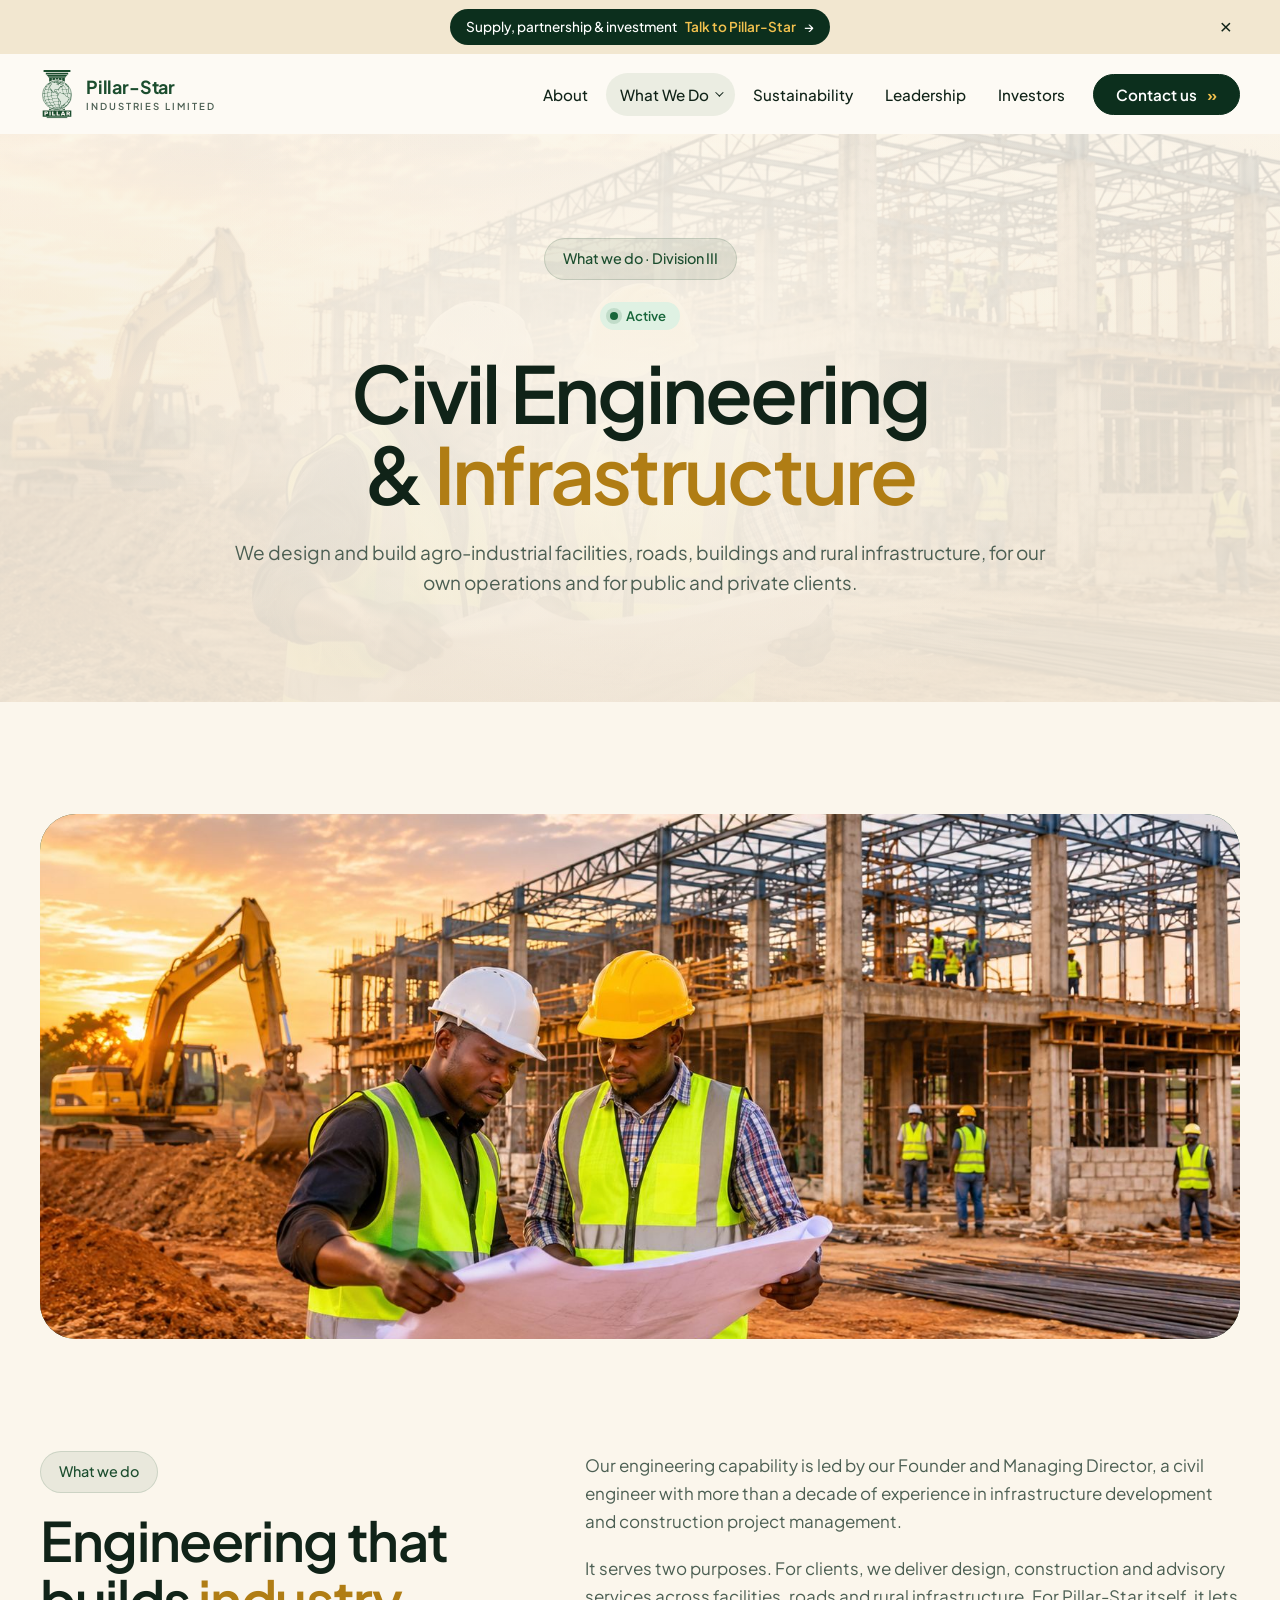
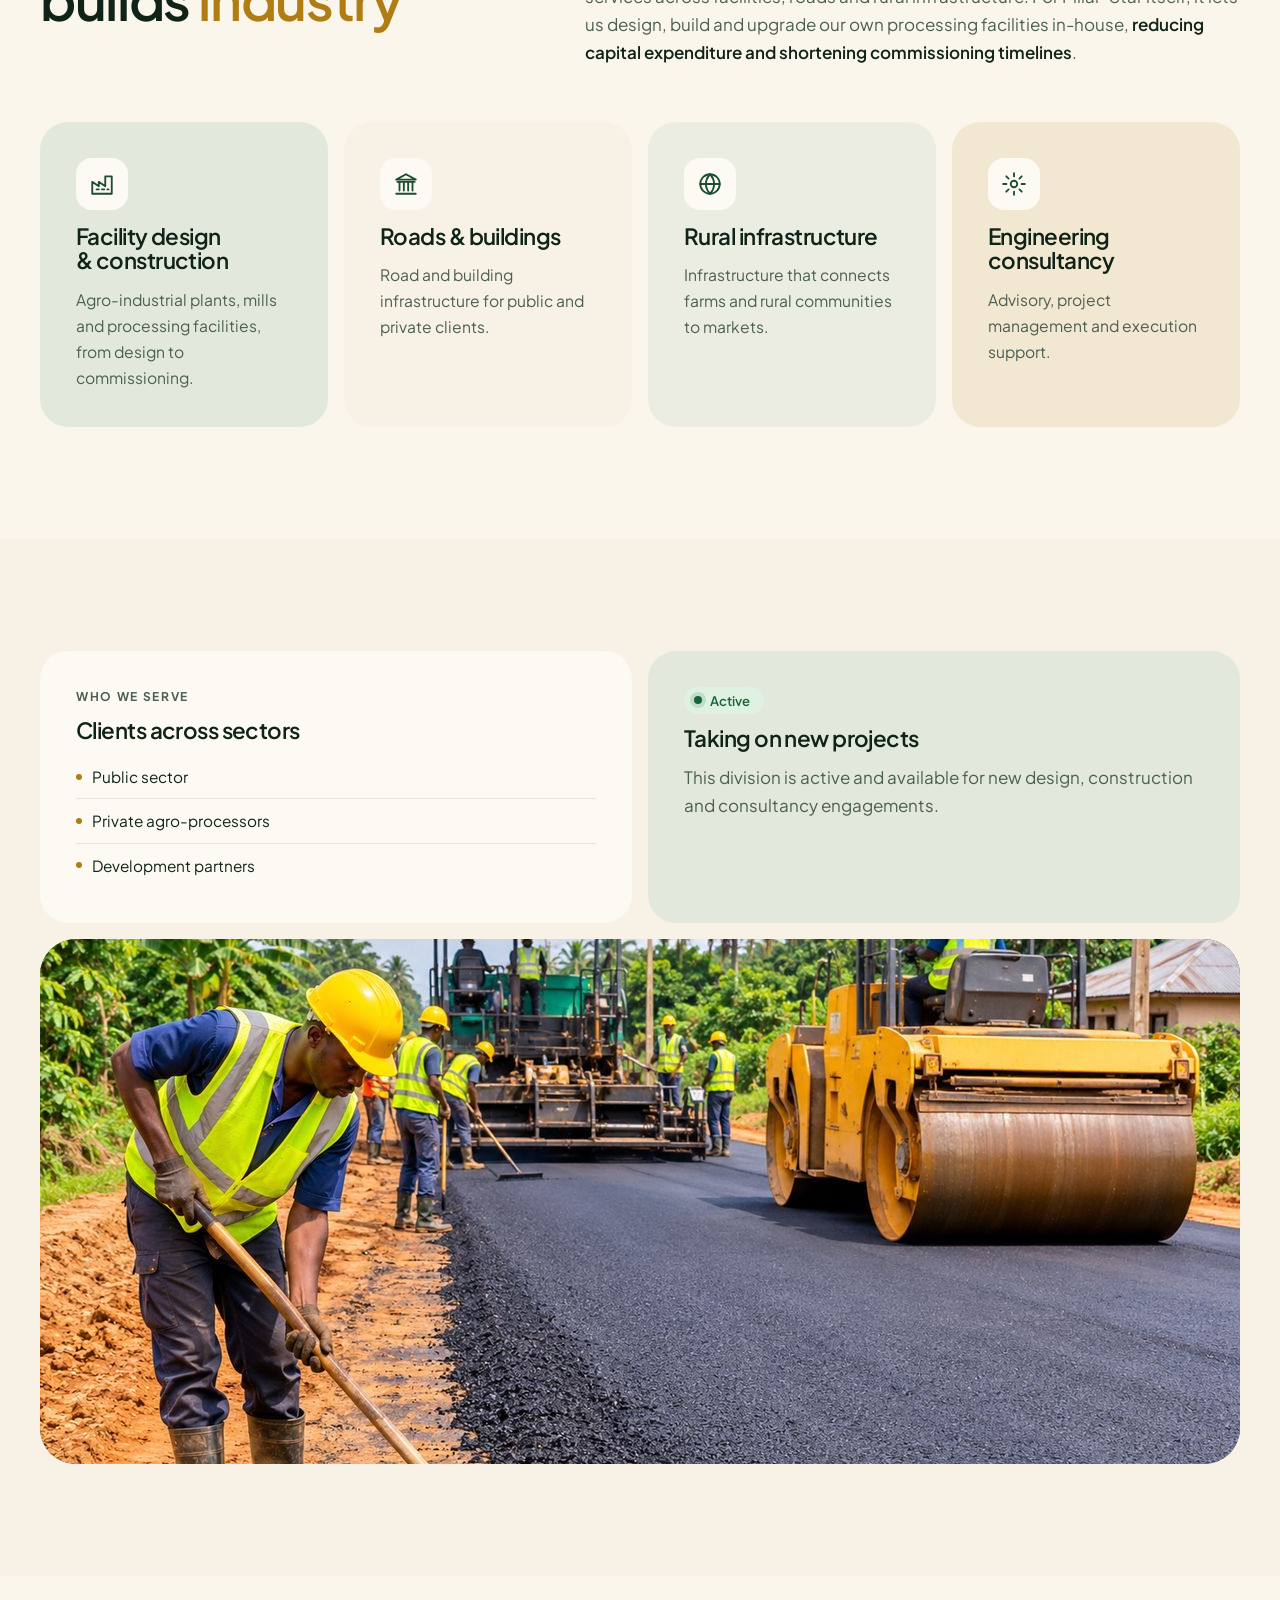
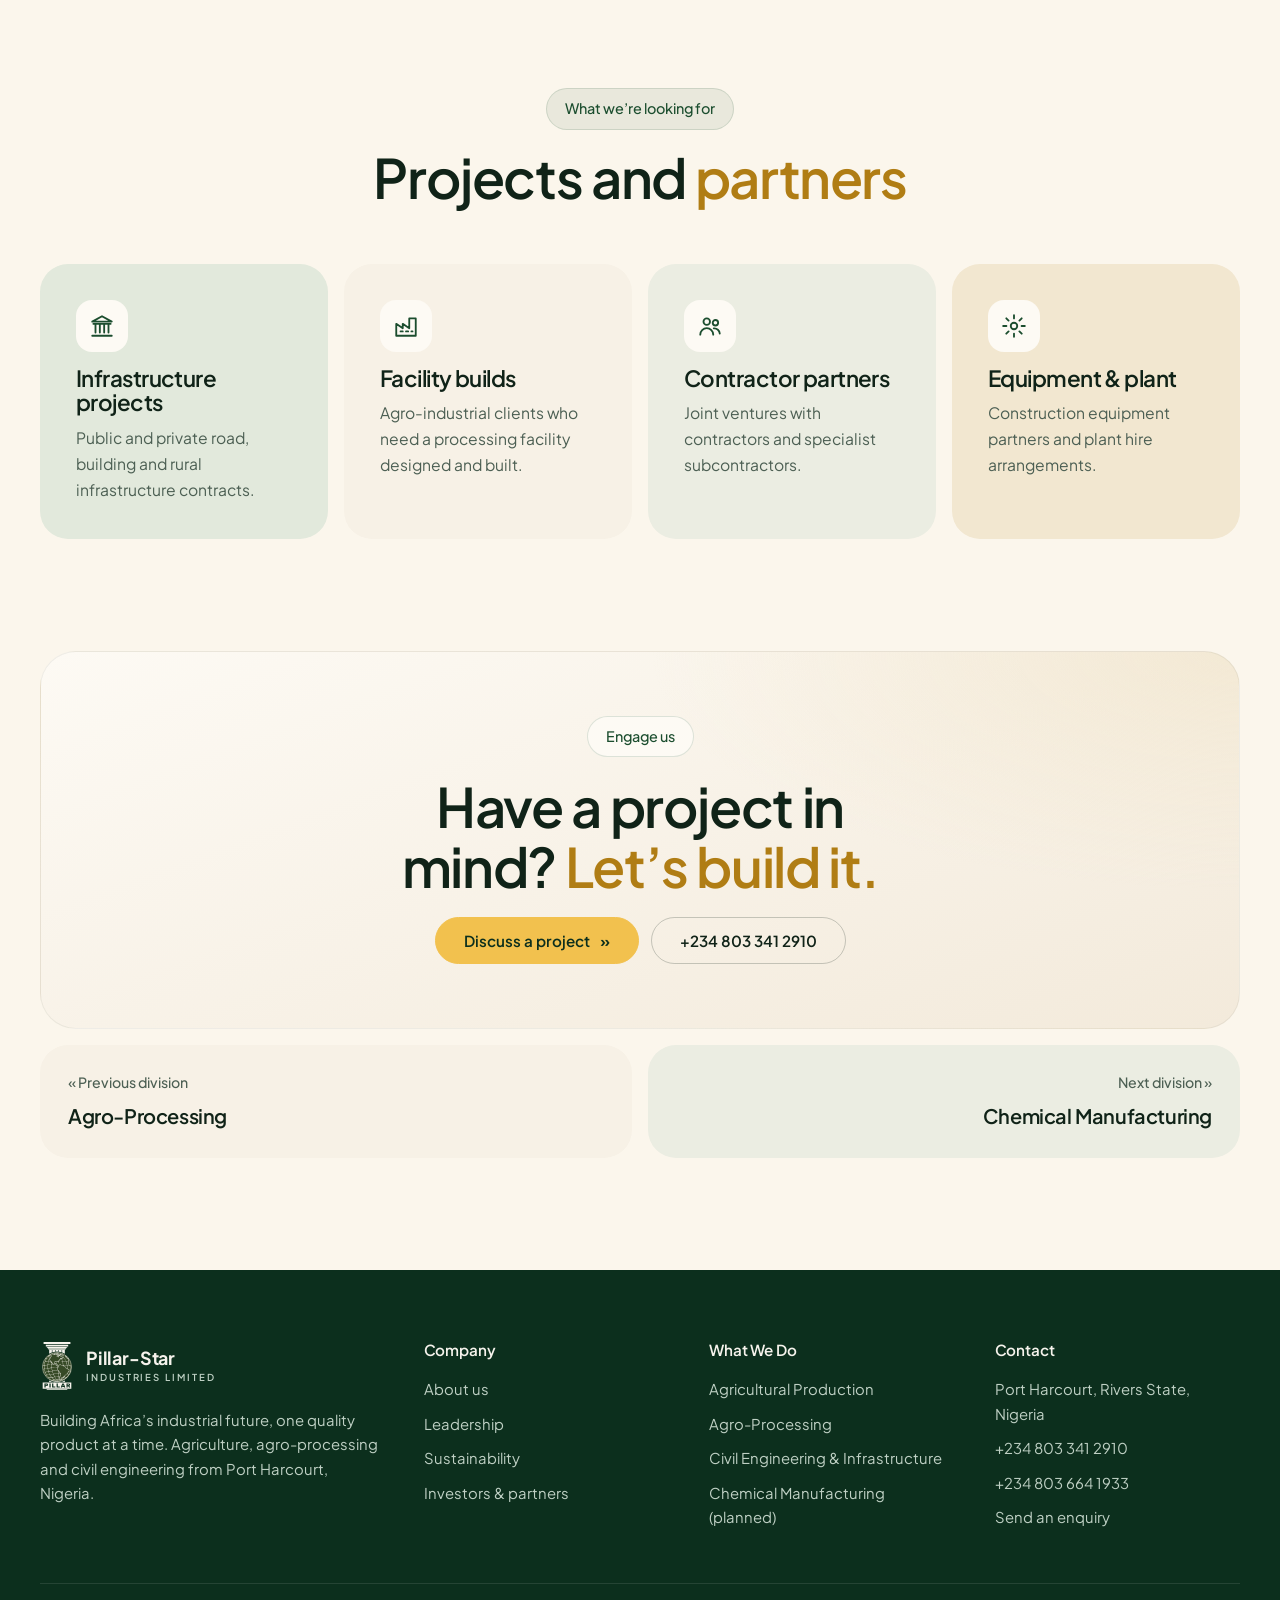
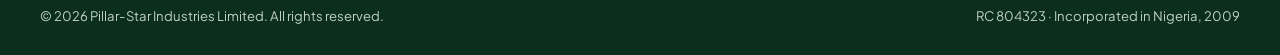
<file: engineering.html>
<!doctype html>
<html lang="en-NG">
<head>
<meta charset="utf-8">
<meta name="viewport" content="width=device-width, initial-scale=1, viewport-fit=cover">
<meta name="claude:viewport-fit-sides" content="cover">
<title>Civil Engineering & Infrastructure | Pillar-Star Industries</title>
<meta name="description" content="Pillar-Star's civil engineering and infrastructure division: agro-industrial facilities, roads, buildings, rural infrastructure and engineering consultancy.">
<meta name="theme-color" content="#12361f">
<meta property="og:title" content="Civil Engineering & Infrastructure | Pillar-Star Industries"><meta property="og:description" content="Pillar-Star's civil engineering and infrastructure division: agro-industrial facilities, roads, buildings, rural infrastructure and engineering consultancy."><meta property="og:type" content="website"><meta property="og:url" content="https://pillarstarindustries.com/engineering.html"><meta property="og:image" content="https://pillarstarindustries.com/images/og-card.png"><meta name="twitter:card" content="summary_large_image">
<link rel="canonical" href="https://pillarstarindustries.com/engineering.html">
<link rel="icon" href="favicon.svg" type="image/svg+xml">
<link rel="preconnect" href="https://fonts.googleapis.com"><link rel="preconnect" href="https://fonts.gstatic.com" crossorigin><link rel="stylesheet" href="https://fonts.googleapis.com/css2?family=Plus+Jakarta+Sans:wght@400;500;600;700&display=swap">
<link rel="stylesheet" href="styles.css">
</head>
<body>
<svg width="0" height="0" style="position:absolute" aria-hidden="true"><symbol id="ps-mark" viewBox="0 0 760 1078.8"><path fill="currentColor" d="M80 0H680V46H80ZM130 60H630V98H130ZM145 110H615Q588 124 580 150H180Q172 124 145 110ZM192 162H568V176H192ZM205.0 176H265.4V233.5A346 346 0 0 0 205.0 261.5ZM205.0 858.5A346 346 0 0 0 265.4 886.5V893H205.0ZM277.4 176H337.8V216.6A346 346 0 0 0 277.4 229.6ZM277.4 890.4A346 346 0 0 0 337.8 903.4V893H277.4ZM349.8 176H410.2V215.3A346 346 0 0 0 349.8 215.3ZM422.2 176H482.6V229.6A346 346 0 0 0 422.2 216.6ZM422.2 903.4A346 346 0 0 0 482.6 890.4V893H422.2ZM494.6 176H555.0V261.5A346 346 0 0 0 494.6 233.5ZM494.6 886.5A346 346 0 0 0 555.0 858.5V893H494.6ZM150 1054.8H610V1078.8H150Z"/><path fill="currentColor" fill-rule="evenodd" d="M60.0 905H700.0V1042.8H60.0ZM99.0 971.6L99.0 924.9L122.8 925.0C150.0 925.0 156.0 925.7 164.2 929.7C174.3 934.7 178.3 942.0 178.2 955.3C178.1 967.7 172.9 975.9 162.2 980.7C157.4 982.9 155.0 983.3 142.8 984.0C135.1 984.4 128.3 984.6 127.7 984.5C126.9 984.4 126.6 988.7 126.4 1001.3L126.1 1018.3L112.6 1018.3L99.0 1018.3L99.0 971.6ZM210.9 1017.2C210.7 1016.6 210.6 995.7 210.7 970.7L210.9 925.4L224.5 925.4L238.1 925.4L238.1 971.6L238.1 1017.9L224.7 1018.1C214.5 1018.3 211.2 1018.1 210.9 1017.2ZM270.3 971.6L270.3 924.9L284.1 925.1L298.0 925.4L298.1 960.3L298.2 995.2L320.7 995.7L343.3 996.1L343.5 1007.2L343.8 1018.3L307.1 1018.3L270.3 1018.3L270.3 971.6ZM370.9 971.6L370.9 924.9L384.5 924.9L398.1 924.9L398.1 960.3L398.1 995.7L420.8 995.7L443.5 995.7L443.5 1007.0L443.5 1018.3L407.2 1018.3L370.9 1018.3L370.9 971.6ZM464.3 1018.0C464.3 1017.5 478.2 982.0 487.8 958.0C493.4 944.1 498.6 930.9 499.5 928.8L501.0 924.9L515.4 925.2L529.8 925.4L542.4 956.7C555.0 987.8 565.8 1016.0 565.8 1017.5C565.8 1018.0 559.4 1018.3 551.5 1018.3L537.1 1018.3L534.8 1010.8L532.5 1003.4L515.2 1003.1L498.0 1002.9L495.5 1010.6L492.9 1018.3L478.6 1018.3C470.7 1018.3 464.3 1018.2 464.3 1018.0ZM592.1 971.7L592.1 924.9L611.4 925.0C649.3 925.0 662.1 928.4 668.8 940.5C671.2 944.9 671.4 946.1 671.4 954.0C671.4 964.0 669.9 967.7 663.7 973.4C660.3 976.4 658.1 977.7 652.5 979.7C651.0 980.2 651.3 980.6 654.6 982.2C656.7 983.3 659.6 985.6 661.1 987.4C663.5 990.2 677.6 1013.8 678.9 1017.2C679.3 1018.1 676.1 1018.3 663.6 1018.1L647.9 1017.9L642.7 1008.8C639.8 1003.8 636.0 997.0 634.2 993.7C629.9 985.7 627.8 983.8 622.8 983.6L618.9 983.4L618.4 1000.6L618.0 1017.9L605.0 1018.1L592.1 1018.4L592.1 971.7ZM524.7 979.1C521.1 967.3 515.6 951.2 515.1 951.2C514.8 951.2 512.2 958.4 509.5 967.1L504.4 983.0L515.1 983.0L525.9 983.0L524.7 979.1ZM145.0 964.4C151.8 961.6 153.6 952.9 148.4 947.7C146.2 945.5 145.4 945.3 136.1 945.0L126.2 944.7L126.2 955.2L126.2 965.7L133.9 965.7C138.6 965.7 142.9 965.2 145.0 964.4ZM641.3 963.6C644.6 961.4 646.2 955.8 644.5 952.3C642.5 948.1 638.2 946.7 627.7 946.7L618.4 946.7L618.4 956.3L618.4 965.9L628.6 965.6C636.6 965.3 639.4 964.9 641.3 963.6Z"/><circle cx="380" cy="560" r="330" style="fill:var(--ps-globe, transparent)"/><circle cx="380" cy="560" r="325.5" fill="none" stroke="currentColor" stroke-width="9"/><path fill="currentColor" d="M345.9 882.5C298.4 877.3 250.5 860.9 210.2 835.9C205.1 832.8 200.4 829.6 199.7 828.9C199.0 828.2 199.7 828.4 201.4 829.5C217.0 839.2 248.4 855.0 252.1 855.0C253.9 855.0 268.0 850.4 268.0 849.7C268.0 849.5 264.9 847.7 261.2 845.9C243.7 837.3 224.9 824.8 208.6 811.0L200.5 804.1L187.3 807.1C174.3 810.1 174.2 810.1 172.1 808.4C170.9 807.5 169.9 806.4 169.9 806.1C169.9 805.7 175.4 804.1 182.2 802.5C188.9 800.9 194.4 799.3 194.4 799.0C194.4 798.7 191.6 795.7 188.2 792.4C177.0 781.4 157.8 758.0 149.7 745.6L148.3 743.5L133.1 746.8L118.0 750.1L116.4 748.1C115.5 746.9 114.8 745.8 114.8 745.5C114.8 745.3 121.4 743.6 129.4 741.8C137.4 740.0 144.1 738.4 144.3 738.2C144.4 738.1 142.4 734.2 139.7 729.7C134.4 720.9 119.5 690.9 117.0 684.1C116.2 681.8 115.2 679.7 114.8 679.5C114.4 679.3 107.1 680.8 98.5 683.0C84.0 686.6 82.7 686.8 81.7 685.4C79.2 682.0 79.1 682.1 103.4 675.8C108.5 674.6 112.7 673.4 112.8 673.4C112.9 673.3 112.2 671.3 111.3 668.9C107.2 658.0 100.1 628.7 97.7 612.6C97.0 608.1 96.3 604.3 96.2 604.1C96.0 604.0 88.6 605.6 79.7 607.7C60.6 612.3 60.8 612.3 60.3 609.4C59.7 606.6 59.7 606.6 79.2 601.9C87.4 599.9 94.5 598.0 94.8 597.7C95.1 597.4 94.8 591.5 94.1 584.5C93.3 576.0 92.9 564.1 93.1 548.6L93.3 525.4L91.1 525.7C88.0 526.1 60.7 532.0 59.2 532.5C58.2 532.9 57.9 532.4 57.9 530.0L57.9 526.9L64.2 525.5C67.7 524.7 75.8 523.0 82.2 521.7C93.8 519.3 93.8 519.3 94.2 516.7C94.4 515.2 95.2 508.7 96.0 502.2C97.5 490.0 102.3 465.1 105.1 454.7L106.8 448.8L105.0 448.8C103.0 448.8 83.2 454.1 77.1 456.3C73.8 457.4 73.5 457.4 74.0 456.2C74.3 455.4 74.8 453.9 75.0 452.7C75.6 450.4 76.7 450.0 96.8 444.8L109.1 441.7L112.1 432.8C117.4 416.8 126.0 397.7 135.2 381.4C138.3 375.9 140.5 371.2 140.2 371.1C139.8 371.0 133.4 372.8 126.1 375.3C118.8 377.7 112.6 379.6 112.5 379.4C112.3 379.2 113.3 377.5 114.6 375.7C117.2 372.2 121.3 370.5 141.9 364.4C146.5 363.0 146.9 362.7 151.5 355.5C159.2 343.6 174.2 324.5 175.9 324.6C176.2 324.6 177.4 325.3 178.6 326.2L180.6 327.8L176.7 332.2C168.7 341.2 156.3 358.4 157.1 359.3C157.4 359.6 165.8 358.0 175.8 355.8C192.9 352.0 223.1 346.1 229.0 345.4C231.4 345.1 231.7 345.4 231.9 347.9C232.2 350.6 232.1 350.7 228.0 351.2C220.9 352.2 219.1 352.6 218.3 353.7C215.1 357.9 201.9 392.6 196.6 410.9C194.4 418.5 192.4 425.5 192.1 426.4C191.6 427.9 191.9 428.0 195.4 427.5C202.7 426.3 219.4 424.3 222.1 424.3C224.4 424.3 224.9 424.7 225.3 426.7C225.6 428.1 225.7 429.2 225.6 429.3C225.6 429.4 218.2 430.3 209.3 431.3C200.4 432.3 192.5 433.3 191.7 433.6C190.7 433.9 189.6 437.6 187.6 448.2C183.6 468.6 178.7 505.2 179.7 506.2C179.9 506.4 189.1 505.6 200.2 504.4C211.2 503.3 227.5 501.7 236.4 500.9C245.4 500.2 253.5 499.4 254.5 499.2C256.2 498.8 256.4 497.8 257.5 483.2C258.4 472.1 259.1 467.6 259.9 467.5C260.5 467.5 261.5 467.4 262.3 467.3C263.0 467.3 263.6 466.4 263.6 465.2C263.5 463.5 263.4 463.4 262.6 464.8C260.9 467.8 255.6 466.8 250.4 462.6C247.9 460.6 245.1 458.4 244.2 457.7C243.3 457.1 240.4 453.8 237.7 450.5C233.3 445.2 232.3 443.0 228.2 431.1C225.6 423.8 222.1 414.7 220.4 411.0C209.6 387.5 211.7 367.0 226.0 356.5C228.8 354.4 231.7 352.5 232.3 352.3C233.0 352.1 233.4 349.6 233.5 344.9C233.7 334.1 238.6 324.7 246.9 319.1C253.7 314.5 255.7 310.5 252.6 307.9C251.5 306.9 250.0 307.0 244.5 308.3C237.9 309.9 213.2 317.3 208.0 319.3C202.3 321.5 186.3 325.4 183.2 325.4C179.0 325.4 176.9 323.3 176.9 319.1C176.9 311.8 190.2 300.9 205.7 295.5C213.8 292.7 217.6 290.0 220.5 284.9C225.5 276.1 232.0 273.0 259.2 266.6C281.6 261.4 290.7 262.1 304.5 270.1C307.8 272.0 311.8 273.8 313.5 274.2C315.2 274.6 317.6 275.4 318.9 276.1C322.6 277.9 325.9 277.5 329.2 274.8L332.2 272.3L327.3 271.8C321.4 271.2 313.7 268.0 312.5 265.7C310.0 261.1 315.8 256.3 324.0 256.3C331.2 256.2 333.6 260.7 327.5 262.9C325.3 263.7 325.0 264.0 326.3 264.1C328.8 264.2 333.7 262.4 335.6 260.8C338.1 258.6 344.4 259.1 348.3 261.8C350.1 263.1 352.6 264.1 353.7 264.1C355.7 264.1 355.7 264.1 354.3 262.5C350.8 258.6 354.6 256.3 365.4 255.6C369.8 255.4 374.5 254.6 375.8 254.0C377.1 253.3 380.8 252.8 384.1 252.7C390.8 252.7 393.4 251.8 391.6 250.0C387.9 246.3 392.2 242.7 400.8 242.5C404.5 242.4 408.5 242.1 409.7 241.8C411.9 241.3 411.9 241.2 410.3 240.0C407.7 238.1 409.0 237.7 415.3 238.4C420.9 239.0 421.1 239.1 421.1 241.4C421.1 246.2 413.1 251.0 405.2 251.0C402.6 251.0 402.1 251.3 402.5 252.6C403.6 257.1 394.4 261.9 386.3 261.0C383.5 260.6 381.4 260.9 379.6 261.9C378.1 262.6 374.8 263.3 372.2 263.3C368.3 263.3 367.7 263.5 368.5 264.5C369.1 265.1 369.3 266.3 369.0 267.0C368.6 268.2 369.2 268.3 373.2 267.9C376.6 267.6 378.7 267.8 380.6 268.8C383.0 270.1 383.4 270.1 384.4 268.9C385.1 268.0 386.7 267.6 388.7 267.8C391.1 268.0 392.2 267.6 393.4 266.1C395.3 263.7 401.9 263.3 403.6 265.4C404.6 266.6 405.2 266.4 408.3 264.1C413.7 260.2 419.3 260.6 421.6 265.1C423.3 268.4 422.1 271.5 418.6 272.7C415.3 273.9 413.5 273.3 412.8 271.1C412.5 270.1 411.8 269.7 411.0 270.0C410.3 270.2 408.6 270.0 407.2 269.6C405.5 268.9 404.4 269.0 403.7 269.6C403.2 270.2 400.9 270.9 398.6 271.1L394.4 271.7L399.4 273.1C402.1 274.0 405.2 274.6 406.2 274.6C407.1 274.6 410.8 275.8 414.3 277.2C417.8 278.5 422.3 280.0 424.3 280.3C431.7 281.5 447.8 291.4 448.8 295.3C449.3 297.1 449.3 297.0 451.9 294.7L454.5 292.2L452.8 288.9C451.8 287.1 449.4 283.4 447.5 280.8C437.9 267.8 436.9 265.2 440.7 261.7C443.7 258.8 446.3 259.3 455.8 264.3C472.4 272.9 478.7 278.1 502.0 302.5C506.3 306.9 511.0 311.4 512.4 312.4L515.0 314.3L514.4 304.7C513.4 291.0 511.9 288.1 502.4 281.6C493.9 275.8 489.5 269.0 488.8 260.5C488.5 257.7 488.5 255.4 488.7 255.4C488.9 255.4 490.9 256.0 493.0 256.7C496.6 257.9 497.0 258.4 498.0 262.1C499.2 266.6 503.9 271.7 511.8 277.3C517.1 281.1 521.3 287.2 522.6 293.1C523.9 298.9 523.8 317.7 522.6 320.5C521.3 323.2 517.5 324.9 514.1 324.1C510.5 323.4 496.1 311.2 490.6 304.3C481.2 292.6 458.9 273.8 454.5 273.8C453.9 273.8 455.0 275.8 456.9 278.4C463.9 287.7 465.2 293.8 461.5 299.0C458.8 302.8 453.4 304.4 450.9 302.2C449.9 301.3 449.2 300.0 449.2 299.3C449.2 298.3 448.7 298.4 447.3 299.9C446.3 301.0 445.6 302.0 445.8 302.1C445.9 302.1 448.3 303.3 450.9 304.6C453.5 305.9 459.4 310.2 464.0 314.1C476.6 325.0 481.5 327.9 494.4 332.4C513.1 339.0 524.4 347.2 524.4 354.0C524.4 358.6 522.8 360.7 517.3 363.0C513.5 364.7 511.6 364.9 506.6 364.6C498.9 364.0 497.5 364.4 496.9 367.5C496.2 370.4 494.8 371.7 491.4 372.6C490.0 373.0 489.1 373.8 489.2 374.6C489.5 376.2 483.2 382.7 479.6 384.6C477.7 385.6 475.2 385.9 472.0 385.8C461.4 385.2 456.5 385.5 454.0 386.9C449.5 389.2 444.8 394.6 443.9 398.4C442.2 404.8 440.2 408.5 436.3 412.1C432.8 415.4 421.3 421.7 418.9 421.7C418.3 421.7 416.8 422.7 415.5 423.9L413.1 426.2L418.3 431.7C422.8 436.3 423.7 437.8 424.2 441.3C425.1 447.2 423.5 452.0 420.0 454.1C416.0 456.5 413.9 456.3 405.0 452.3C395.8 448.3 394.2 446.8 389.1 439.1C387.1 435.9 384.6 433.0 383.6 432.7C382.4 432.3 379.0 433.3 374.1 435.3C362.4 440.2 361.3 440.4 353.8 439.2C341.9 437.4 334.4 440.5 328.4 449.8C322.3 459.2 321.8 467.9 327.2 473.7C330.1 476.8 332.7 477.7 338.9 477.7L344.2 477.7L349.4 472.4C357.3 464.4 365.6 461.7 372.0 465.0C377.3 467.7 377.7 473.1 373.5 482.7L370.5 489.5L377.2 490.0C388.4 490.8 393.4 495.0 395.0 505.0C397.5 520.5 397.8 520.7 413.3 522.9L417.2 523.4L423.2 516.7C430.4 508.7 434.1 506.6 441.1 506.6C444.7 506.6 446.5 506.2 446.8 505.4C447.0 504.8 448.7 503.6 450.5 502.7C454.9 500.6 458.4 501.5 465.0 506.3C473.4 512.5 475.4 512.9 490.9 512.2C504.2 511.6 504.3 511.6 509.0 514.0C514.4 516.6 518.1 520.5 518.9 524.2C519.3 526.3 519.8 526.7 521.9 526.7C526.1 526.7 530.6 529.1 535.9 534.2C538.7 536.8 541.1 539.0 541.3 539.0C541.4 539.0 545.8 539.8 551.0 540.7C572.4 544.7 579.1 551.3 581.7 571.0C582.5 576.9 583.4 580.8 584.4 581.9C586.1 583.8 592.0 585.4 597.3 585.4C604.0 585.4 609.3 587.6 616.2 593.3C624.1 599.7 624.2 599.7 631.2 601.6C638.5 603.5 642.7 605.7 647.6 610.1C661.4 622.9 660.2 638.5 644.0 657.2C636.2 666.3 634.7 669.1 631.7 680.4C626.4 700.9 618.3 710.8 602.7 716.1C589.1 720.7 585.3 723.8 579.8 734.5C574.7 744.4 568.0 751.7 557.3 758.9C547.8 765.2 547.9 765.1 551.0 764.3C554.0 763.6 554.1 763.1 547.9 772.4L543.7 778.7L546.1 779.2C547.4 779.5 553.3 780.5 559.2 781.5C569.7 783.2 583.7 786.5 588.8 788.5C591.4 789.5 591.5 789.4 603.2 777.4C609.7 770.7 618.0 761.5 621.7 756.9C628.7 748.3 641.7 730.1 641.7 728.9C641.7 727.8 621.3 724.0 602.1 721.5C599.8 721.2 598.0 720.6 598.0 720.2C598.0 719.9 599.8 718.8 602.1 717.8L606.3 716.1L618.1 718.1C624.6 719.1 633.5 720.8 637.8 721.8C642.1 722.7 645.7 723.5 645.8 723.4C652.5 715.7 676.9 660.6 674.6 658.3C674.3 658.0 668.4 657.5 661.5 657.2C654.5 656.9 648.6 656.4 648.3 656.1C648.0 655.8 648.4 654.5 649.3 653.2L650.8 650.8L664.0 651.5L677.3 652.1L680.5 638.2C687.4 609.2 689.5 589.3 688.7 560.3L688.2 540.9L691.0 540.5C692.5 540.3 693.9 540.2 694.1 540.3C694.2 540.4 694.7 547.7 695.2 556.5C696.6 583.0 694.2 608.4 687.6 637.0C685.9 644.4 684.3 650.9 684.0 651.5C683.8 652.2 685.0 652.8 687.1 653.1C690.6 653.7 690.6 653.7 689.7 656.4C688.8 658.9 688.5 659.1 685.5 658.6L682.2 658.1L679.4 666.6C673.8 683.2 664.3 703.9 654.5 721.2L652.2 725.2L654.8 726.3C657.9 727.6 658.0 727.9 656.2 730.4C655.0 732.0 654.4 732.2 652.0 731.5C650.5 731.1 649.1 730.7 649.0 730.7C648.9 730.7 645.9 734.7 642.4 739.7C632.2 754.1 620.8 767.9 608.9 780.4C602.7 786.8 597.9 792.1 598.1 792.3C598.2 792.4 599.7 793.1 601.2 793.8L604.1 795.2L601.5 797.0C599.1 798.8 598.8 798.9 595.8 797.6C592.1 796.1 592.9 795.7 584.4 803.0C574.6 811.4 557.1 824.1 545.8 830.9C531.8 839.4 532.4 838.8 535.8 840.6C538.0 841.7 539.1 841.8 540.7 841.1C541.9 840.6 542.8 840.3 542.8 840.5C542.8 841.4 520.0 852.9 508.1 858.0C477.9 870.9 446.2 879.1 413.8 882.5C398.0 884.2 361.3 884.2 345.9 882.5ZM364.0 879.9C363.8 879.6 358.9 878.4 353.2 877.2C329.1 872.3 306.8 865.8 287.3 857.9L277.3 853.9L268.7 855.9C264.0 857.0 260.1 858.2 260.1 858.6C260.1 860.0 291.3 869.5 308.7 873.2C328.8 877.6 366.2 882.1 364.0 879.9ZM426.3 872.7C433.7 869.5 442.9 865.1 446.7 862.9C452.4 859.6 454.3 859.0 457.1 859.2C459.0 859.4 460.5 859.9 460.5 860.2C460.5 861.3 453.1 865.8 441.7 871.5C435.9 874.5 431.9 876.8 432.7 876.9C435.1 876.9 459.4 871.9 468.8 869.4C480.3 866.4 501.9 859.1 511.3 855.0C526.9 848.3 532.3 845.8 532.3 845.2C532.3 843.6 518.6 839.0 507.8 837.2C492.8 834.6 494.7 834.2 486.5 841.3C482.6 844.7 477.3 848.9 474.8 850.6C472.3 852.3 470.2 854.1 470.2 854.6C470.2 855.2 469.4 856.3 468.4 857.2C465.8 859.5 453.1 858.6 446.3 855.6C440.6 853.0 433.3 846.6 430.3 841.4C421.7 826.8 426.2 797.8 439.2 783.9L443.1 779.7L442.5 774.2C442.0 769.2 442.2 768.1 444.8 762.6C452.2 746.8 458.8 723.7 458.8 713.4C458.8 704.4 455.7 700.1 442.1 690.2C430.0 681.4 427.6 677.8 421.5 660.2C420.3 656.7 418.2 654.1 410.6 646.7C392.6 629.0 388.9 621.9 391.9 610.3L393.2 604.8L390.1 600.2C383.2 590.2 387.4 577.0 402.7 560.6C410.6 552.1 411.4 549.6 407.5 546.0C405.5 544.0 405.1 544.0 402.5 545.1C391.4 549.7 382.2 544.8 369.0 527.2L363.7 520.2L357.7 519.5C349.6 518.6 343.6 515.7 336.8 509.3C333.6 506.4 330.3 503.9 329.5 503.8C328.6 503.8 323.0 503.7 317.0 503.6C306.5 503.5 305.8 503.4 300.0 500.7C295.1 498.3 294.2 498.1 295.5 499.6C296.4 500.6 297.0 501.4 296.8 501.4C296.6 501.5 288.9 502.2 279.8 503.0L263.1 504.4L262.9 525.0C262.7 541.9 263.8 571.0 264.7 571.9C264.8 572.0 270.2 571.6 276.7 570.9C299.2 568.6 366.7 563.2 386.3 562.1C396.8 561.5 397.5 561.6 397.5 563.1C397.5 566.7 395.0 567.9 387.5 567.9C375.3 567.9 327.0 571.8 271.2 577.2C268.0 577.5 265.3 578.1 265.3 578.5C265.3 581.4 269.4 607.4 271.5 618.2C275.6 638.5 277.5 644.9 279.6 644.9C280.6 644.9 289.6 643.9 299.5 642.7C314.9 640.9 391.7 633.5 395.8 633.5C396.5 633.5 397.7 634.7 398.6 636.2C399.4 637.6 399.9 638.8 399.6 638.8C391.5 638.8 297.0 648.4 282.7 650.6L279.5 651.2L281.6 658.8C284.4 669.2 291.8 690.2 297.2 703.5L301.7 714.5L306.5 714.4C309.1 714.3 320.1 713.4 331.0 712.4C348.6 710.8 369.6 709.2 395.4 707.5L404.2 706.9L404.8 688.4C405.1 678.3 405.4 664.4 405.4 657.5C405.4 650.6 405.7 644.9 406.1 644.9C406.5 644.9 407.9 646.1 409.2 647.4L411.7 650.0L411.4 672.6C411.3 685.1 411.2 697.8 411.1 700.9L411.1 706.6L421.5 706.3C427.2 706.1 437.1 705.7 443.4 705.4C455.5 704.7 457.0 705.1 457.0 708.4C457.0 710.3 456.8 710.3 442.8 710.9C435.0 711.2 424.6 711.7 419.7 712.0L410.9 712.5L410.3 731.0C410.0 741.2 409.5 754.8 409.2 761.2L408.6 772.8L424.7 772.6L440.8 772.3L441.1 775.1L441.4 778.0L427.9 778.0C408.0 778.0 409.2 777.4 408.6 786.6C408.3 790.7 407.8 802.2 407.5 812.0L406.9 829.9L415.3 829.4C420.0 829.2 423.9 829.2 424.1 829.5C424.3 829.8 424.6 831.1 424.9 832.3L425.5 834.6L415.9 835.3L406.3 835.9L406.3 844.8C406.3 849.7 406.0 858.2 405.8 863.7L405.3 873.8L411.7 867.0C415.2 863.3 418.3 860.2 418.6 860.2C420.4 860.3 417.5 866.0 412.7 871.8C409.6 875.5 407.1 878.8 407.1 879.1C407.1 880.3 413.4 878.2 426.3 872.7ZM391.3 874.5C390.1 873.1 386.8 869.5 384.1 866.5C381.3 863.4 375.3 856.1 370.7 850.2C365.0 842.9 361.9 839.5 360.9 839.7C360.1 839.9 352.2 840.9 343.5 841.9C334.7 843.0 327.5 844.1 327.5 844.4C327.5 845.6 345.6 856.5 357.7 862.5C367.7 867.5 389.9 876.5 393.1 876.8C393.3 876.9 392.5 875.8 391.3 874.5ZM367.5 873.7C367.2 873.4 364.1 871.9 360.6 870.4C351.5 866.4 337.3 858.4 326.8 851.4L317.9 845.4L303.6 848.1C295.8 849.5 289.1 851.1 288.7 851.5C287.9 852.2 296.7 855.8 309.9 860.2C327.5 866.1 369.8 876.0 367.5 873.7ZM399.6 861.4C400.6 840.4 400.4 835.5 398.6 836.0C397.8 836.3 391.1 837.0 383.7 837.5C376.4 838.1 370.4 838.9 370.4 839.1C370.4 840.0 381.4 853.9 388.6 862.3C392.3 866.6 395.9 870.8 396.6 871.7C397.4 872.6 398.2 873.3 398.5 873.3C398.8 873.4 399.2 868.0 399.6 861.4ZM456.6 845.3C451.9 838.4 452.6 835.8 461.7 824.9C465.7 820.1 468.2 816.1 469.8 811.8C474.2 800.4 478.0 797.1 488.9 795.0C498.9 793.1 501.7 791.3 501.7 786.6C501.7 783.0 505.3 780.8 512.3 780.2C521.7 779.2 525.5 777.3 529.2 771.5C533.6 764.7 536.7 761.8 547.2 754.8C560.9 745.6 566.6 739.9 571.5 730.4C577.8 718.0 584.2 712.9 598.9 707.9C606.5 705.4 609.7 703.2 613.9 698.0C618.3 692.4 620.1 688.4 623.3 676.3C626.2 665.4 628.1 661.7 635.1 653.7C649.0 637.7 651.2 627.8 642.9 618.6C638.7 614.0 635.1 611.9 627.7 609.8C619.6 607.6 617.3 606.3 611.5 601.2C605.1 595.4 604.2 595.0 594.9 594.1C578.6 592.6 574.2 588.2 572.5 572.0C570.9 556.9 566.6 552.7 549.3 549.6C536.9 547.4 536.0 547.0 529.2 540.7L523.5 535.4L518.3 536.0C514.2 536.5 512.6 536.3 510.9 535.1C508.5 533.6 507.9 529.7 509.7 527.8C511.2 526.3 506.2 521.8 502.0 521.0C500.1 520.6 494.7 520.7 489.9 521.3C476.2 522.7 469.3 521.0 459.7 513.7L454.8 510.0L452.6 512.6C449.5 516.3 446.7 517.2 443.1 515.7C439.3 514.1 435.3 515.9 431.4 520.9C423.3 531.1 419.4 533.3 412.3 531.9C410.2 531.5 406.9 531.2 404.9 531.2C402.5 531.1 399.8 530.2 396.6 528.3C390.6 524.6 387.4 518.8 386.2 509.2C385.0 500.0 383.5 498.7 373.1 498.7C366.6 498.7 365.0 498.4 363.0 496.9C359.9 494.4 360.1 491.8 364.2 481.6C366.1 476.9 367.5 472.7 367.2 472.4C366.2 470.7 360.8 473.8 355.9 478.9C349.9 485.2 345.5 487.0 336.7 486.8C327.5 486.7 318.6 480.8 315.6 472.8C313.3 466.9 314.1 456.8 317.4 450.1C324.6 435.3 338.8 427.8 354.4 430.4L360.3 431.4L369.1 427.7C384.4 421.2 389.5 422.3 396.4 433.6C399.7 439.1 400.8 440.0 406.9 443.3C410.6 445.3 413.9 446.8 414.3 446.5C414.7 446.3 415.0 444.9 415.0 443.4C415.0 441.2 414.0 439.8 410.2 436.2C403.9 430.4 402.9 427.2 405.6 421.7C407.4 418.0 408.3 417.4 418.4 412.5C430.0 406.8 433.0 404.2 433.9 398.9C436.6 384.5 452.6 374.1 467.6 376.9C472.6 377.8 473.3 377.7 476.0 376.1C477.6 375.1 478.9 374.0 478.9 373.7C478.9 372.7 475.4 370.8 474.5 371.4C474.0 371.7 469.6 371.9 464.7 371.9C456.5 371.8 455.6 371.7 453.7 369.7C446.2 362.3 471.7 356.1 481.4 363.0C485.2 365.7 487.6 365.4 488.2 362.1C489.2 357.2 496.1 354.6 504.5 356.1C508.6 356.8 510.0 356.7 512.2 355.6C514.8 354.2 514.9 354.1 513.5 352.5C510.0 348.7 500.5 343.6 491.7 340.7C477.6 336.1 471.1 332.3 458.3 321.1C450.0 313.8 442.3 309.1 436.0 307.6C426.6 305.3 422.9 305.8 422.9 309.4C422.9 310.6 422.1 312.7 421.1 314.1L419.4 316.5L421.6 319.8C424.3 323.9 424.3 325.7 421.5 331.9C417.1 341.6 413.3 341.8 397.7 333.4C391.6 330.1 384.7 326.9 382.3 326.3C377.5 325.0 372.5 320.8 371.6 317.2C370.1 311.2 375.2 303.4 382.8 299.9C386.9 298.1 388.7 297.8 398.4 297.8C407.9 297.8 409.7 297.6 412.0 296.1C414.0 294.7 416.5 294.3 424.2 293.9C433.7 293.5 433.8 293.4 431.2 292.1C429.8 291.3 424.8 289.7 420.3 288.6C415.7 287.5 410.6 285.9 408.9 285.0C407.2 284.1 404.6 283.4 403.0 283.4C398.8 283.4 395.8 281.7 395.8 279.3C395.8 278.2 395.3 277.3 394.8 277.3C394.3 277.3 394.0 277.8 394.3 278.6C395.4 281.4 390.2 283.7 387.0 281.7C386.2 281.1 385.3 281.2 384.4 282.0C380.6 285.2 375.9 287.1 372.1 287.1C364.5 286.9 346.5 278.3 344.1 273.7C343.2 272.0 342.9 272.2 339.9 276.6C336.2 281.8 328.7 286.9 324.6 286.9C323.2 286.9 319.1 285.7 315.5 284.3C311.9 282.8 308.1 281.6 307.1 281.6C306.1 281.6 303.1 280.1 300.4 278.2C289.7 270.8 281.4 270.3 258.3 276.0C234.6 281.8 234.3 282.0 225.8 293.2C222.8 297.1 216.3 301.5 211.0 303.0C203.8 305.2 188.1 314.2 189.4 315.4C189.6 315.7 194.5 314.3 200.2 312.4C232.7 301.5 249.8 297.3 255.0 299.1C265.2 302.4 266.2 315.5 256.9 322.4C250.4 327.3 244.8 333.6 243.6 337.3C243.1 339.3 242.6 344.2 242.6 348.2C242.6 354.5 242.3 355.8 240.7 357.5C239.6 358.6 238.3 359.5 237.8 359.5C237.3 359.5 234.8 361.0 232.3 362.7C220.9 370.6 219.7 387.1 229.1 407.9C230.8 411.7 234.1 420.3 236.4 427.0C240.9 439.9 244.2 445.5 250.7 451.0C252.6 452.7 254.4 454.0 254.5 453.9C254.8 453.5 252.4 444.4 250.8 440.3C249.5 436.8 249.5 436.4 250.9 434.3C252.0 432.5 252.9 432.2 255.5 432.4C258.6 432.6 259.0 433.1 263.0 439.6C270.2 451.7 272.3 456.4 272.3 460.3C272.3 468.0 277.8 474.5 293.9 486.1C305.6 494.5 308.5 495.6 319.3 494.8C331.2 494.0 335.0 495.2 342.0 501.9C348.8 508.4 352.6 510.2 360.8 510.9C368.5 511.5 369.4 512.1 375.1 519.7C382.0 529.0 384.8 532.2 388.9 535.1C393.6 538.6 394.2 538.7 399.6 536.3C407.9 532.7 417.0 538.6 419.0 548.8C419.8 553.4 417.2 558.6 410.1 566.0C402.9 573.5 398.1 581.2 396.6 587.2C395.6 591.6 395.6 591.7 398.8 596.4C402.3 601.4 402.4 602.8 400.5 614.5C399.5 620.3 403.3 626.3 415.4 638.4C426.8 649.8 429.5 653.8 432.9 664.6C435.4 672.6 438.3 675.9 452.0 686.4C468.3 699.0 470.7 705.5 466.7 726.4C464.7 736.4 458.2 756.5 454.3 764.1C452.1 768.6 451.8 769.9 452.0 776.1L452.2 783.0L448.0 787.5C436.9 799.4 431.8 823.0 437.8 835.3C441.4 842.9 450.7 849.5 457.7 849.7C459.6 849.7 459.6 849.6 456.6 845.3ZM295.5 844.0C303.7 842.3 310.5 840.8 310.6 840.6C310.8 840.4 307.9 837.8 304.1 834.8C292.9 825.7 278.6 812.8 268.4 802.6C261.2 795.3 258.4 793.0 257.1 793.2C256.1 793.4 245.0 795.5 232.5 797.7C220.0 800.0 209.4 802.1 209.1 802.5C207.8 803.6 231.8 821.8 247.8 831.8C255.9 836.9 278.1 847.9 279.4 847.5C280.1 847.3 287.4 845.7 295.5 844.0ZM474.2 843.9C481.9 838.0 485.0 835.4 485.0 834.8C485.0 834.5 481.5 833.9 477.2 833.6L469.3 833.0L470.8 830.4L472.3 827.8L482.1 828.4L491.8 829.0L494.7 826.4C502.4 819.6 531.4 786.2 531.4 784.1C531.4 783.7 529.7 784.3 527.5 785.5C525.0 786.9 521.6 787.9 517.7 788.2L511.7 788.7L509.5 793.2C506.9 798.5 501.0 801.9 492.2 803.3C484.6 804.5 482.4 806.3 478.8 814.7C476.9 819.4 473.7 824.5 469.5 829.8C466.0 834.1 463.2 838.1 463.2 838.5C463.2 839.4 468.7 847.0 469.4 847.1C469.8 847.1 471.9 845.7 474.2 843.9ZM342.6 836.3C350.7 835.2 357.5 834.0 357.7 833.8C358.0 833.5 355.3 828.8 351.7 823.4C345.7 814.0 340.6 805.6 331.9 790.4L328.2 783.9L324.1 784.4C321.9 784.7 317.7 785.2 314.8 785.4C300.5 786.9 269.2 791.3 268.4 792.1C266.8 793.6 292.8 818.3 311.2 832.6C319.8 839.3 320.0 839.4 323.9 838.8C326.1 838.5 334.5 837.4 342.6 836.3ZM541.4 827.0C557.2 816.9 561.2 814.0 575.6 802.6L586.0 794.2L583.0 793.0C578.7 791.2 563.1 787.8 550.5 785.9L539.7 784.3L537.8 786.6C536.7 787.9 533.0 792.4 529.6 796.8C522.1 806.3 501.8 828.7 500.7 828.7C500.3 828.7 499.9 829.1 499.9 829.5C499.9 829.9 503.3 830.8 507.5 831.4C511.7 832.0 517.5 833.2 520.4 834.0C523.4 834.9 526.2 835.6 526.7 835.7C527.2 835.7 533.9 831.8 541.4 827.0ZM384.4 831.7C392.8 830.9 399.9 830.0 400.2 829.7C400.5 829.4 401.1 817.8 401.4 804.0L402.0 778.8L398.6 778.8C389.3 778.8 337.1 782.9 336.3 783.7C335.6 784.4 349.5 808.4 359.7 824.1C363.9 830.5 366.1 833.1 367.3 833.1C368.3 833.1 376.0 832.5 384.4 831.7ZM218.1 794.7C225.0 793.3 236.0 791.2 242.4 790.1C248.7 789.0 254.0 787.8 254.0 787.5C254.0 787.2 251.2 783.6 247.9 779.6C239.5 769.2 227.2 751.9 221.1 741.4C217.7 735.6 215.3 732.5 214.4 732.5C209.7 732.4 157.1 741.4 156.1 742.5C155.5 743.0 165.0 756.2 173.4 766.5C184.9 780.5 201.2 797.2 203.5 797.2C204.5 797.2 211.1 796.1 218.1 794.7ZM283.7 783.7C292.6 782.5 305.4 780.9 312.2 780.1C318.9 779.3 324.5 778.5 324.7 778.4C324.8 778.3 320.8 769.8 315.7 759.7C310.6 749.6 304.7 737.2 302.5 732.3C300.2 727.3 298.1 722.8 297.7 722.3C296.8 721.3 290.1 722.0 251.5 727.2C237.4 729.1 225.3 730.7 224.6 730.7C223.9 730.7 223.3 731.1 223.3 731.5C223.3 734.7 242.5 762.7 255.7 778.8C261.8 786.2 262.5 786.8 264.9 786.3C266.3 786.1 274.8 784.9 283.7 783.7ZM358.6 775.8C367.7 775.0 381.0 774.1 388.1 773.7C395.2 773.4 401.4 772.7 401.8 772.2C402.7 771.3 404.6 713.9 403.7 713.0C403.0 712.2 369.4 714.5 336.2 717.6C326.4 718.6 315.4 719.6 311.9 719.9C308.4 720.2 305.4 720.7 305.2 721.0C304.7 721.8 313.5 740.7 323.6 760.9L332.3 778.1L337.1 777.6C339.8 777.3 349.4 776.5 358.6 775.8ZM540.5 772.6L542.1 769.6L540.2 771.8C537.6 774.9 536.0 777.9 537.6 776.5C538.3 775.9 539.6 774.2 540.5 772.6ZM167.8 734.2C175.5 732.8 188.4 730.6 196.6 729.3C204.8 728.0 211.7 726.8 211.8 726.7C212.0 726.5 210.8 723.7 209.1 720.4C203.7 710.0 195.2 689.7 191.1 677.1L187.2 664.9L183.1 665.5C172.6 667.0 122.8 676.9 122.1 677.6C119.9 679.8 149.4 736.8 152.8 736.8C153.4 736.8 160.2 735.7 167.8 734.2ZM249.6 721.5C261.9 719.9 276.8 717.9 282.7 717.2C288.7 716.5 293.8 715.7 294.0 715.4C294.3 715.2 291.9 708.4 288.8 700.3C283.3 686.3 276.2 665.0 274.0 656.1C273.3 653.2 272.5 651.9 271.6 651.9C269.7 651.9 261.4 653.1 230.8 657.7C196.0 662.9 194.4 663.2 194.4 664.7C194.4 669.6 204.7 696.1 213.7 714.4L219.3 725.6L223.3 725.1C225.5 724.8 237.3 723.2 249.6 721.5ZM146.7 666.4C160.2 663.8 173.8 661.2 176.9 660.7C186.3 659.1 185.7 660.0 183.3 651.2C179.7 637.7 176.0 616.1 173.8 595.2C173.3 589.8 173.2 589.7 170.9 590.1C169.6 590.4 159.0 592.2 147.3 594.1C129.0 597.2 106.8 601.4 103.8 602.4C101.3 603.2 108.9 639.9 116.2 662.7C118.7 670.4 119.5 672.0 120.7 671.7C121.6 671.4 133.2 669.1 146.7 666.4ZM210.6 654.9C231.7 651.6 265.9 646.7 268.4 646.7C271.1 646.7 271.1 646.6 268.0 633.3C265.0 620.9 260.4 594.7 259.5 585.4C259.2 582.0 258.7 579.1 258.4 578.9C257.4 578.4 198.7 585.5 184.4 587.9C181.0 588.5 180.9 588.6 180.6 592.1C180.0 599.8 185.3 632.5 189.8 649.5C192.0 657.9 192.1 658.1 194.3 657.6C195.6 657.4 202.9 656.2 210.6 654.9ZM116.3 593.7C122.4 592.5 136.7 590.0 148.0 588.0C159.4 586.1 169.4 584.3 170.4 584.1C172.1 583.7 172.2 583.2 172.1 548.7C172.1 515.3 172.0 513.6 170.5 513.6C168.9 513.6 120.0 520.7 108.0 522.6C104.6 523.2 101.3 524.1 100.7 524.7C99.4 526.0 99.4 568.6 100.8 583.9C102.1 597.9 100.4 596.8 116.3 593.7ZM607.9 585.9L605.2 585.1L605.3 564.4C605.3 553.1 605.1 540.0 604.7 535.4L603.9 527.0L600.0 526.4C597.8 526.1 579.1 525.9 558.5 525.9L521.1 525.9L520.6 523.9C520.3 522.8 520.1 521.6 520.1 521.3C520.1 520.9 538.8 520.6 561.6 520.6L603.2 520.6L602.8 518.2C602.5 516.9 601.7 512.1 601.0 507.5C597.6 486.7 588.9 454.4 582.7 439.9C581.4 436.7 581.1 436.6 577.2 436.6C568.7 436.7 511.4 440.5 510.9 441.0C510.6 441.3 511.2 445.5 512.2 450.4C515.7 468.1 519.2 498.8 519.2 512.6L519.2 520.1L516.2 517.2L513.3 514.4L512.2 501.1C511.0 485.4 508.5 466.5 505.8 451.9L503.9 441.4L496.0 441.7C491.6 441.8 475.0 442.9 458.9 444.1C422.3 446.8 425.5 446.8 425.5 443.6C425.5 441.2 425.8 441.0 428.4 440.9C433.8 440.9 501.1 435.7 501.5 435.3C502.1 434.7 500.3 426.5 496.7 414.3C495.0 408.5 493.2 402.4 492.7 400.8C492.3 399.2 490.5 394.3 488.9 389.9L485.9 382.0L488.2 379.6L490.6 377.1L493.0 383.2C496.1 390.8 504.4 416.9 507.1 427.3L509.1 435.1L519.2 434.6C537.9 433.6 578.3 431.1 578.5 430.9C579.0 430.5 571.4 414.7 566.1 405.1C557.7 389.9 538.2 361.7 529.2 351.5C524.3 346.0 523.2 344.0 524.4 342.5C526.2 340.3 528.0 341.0 531.3 344.8C553.6 370.7 570.2 396.2 582.5 423.2C586.3 431.8 582.3 431.0 615.0 429.1C627.5 428.4 638.2 428.0 638.8 428.2C639.5 428.4 640.0 429.6 640.0 430.8C640.0 433.6 640.0 433.6 611.5 434.9C599.0 435.4 588.7 435.9 588.6 436.1C588.4 436.2 589.6 439.6 591.0 443.6C598.9 465.0 605.6 491.7 608.5 512.8L609.6 520.3L621.9 520.9C628.7 521.2 637.9 521.5 642.4 521.5C650.0 521.5 650.5 521.6 651.9 523.7C652.7 524.9 653.1 526.2 652.8 526.5C652.4 526.8 642.7 527.0 631.1 526.8C611.7 526.6 610.0 526.7 610.5 528.0C611.4 530.4 612.1 574.0 611.4 580.6L610.6 586.7L607.9 585.9ZM212.8 578.5C228.0 576.6 244.4 574.6 249.4 574.0C257.0 573.1 258.3 572.7 257.9 571.5C257.0 568.5 255.6 537.0 255.8 521.7C255.9 512.9 255.8 505.5 255.5 505.3C255.2 504.9 229.5 507.2 207.1 509.7C200.4 510.4 191.8 511.2 188.0 511.6C184.2 511.9 180.7 512.6 180.1 513.2C178.5 514.8 177.7 543.1 178.7 564.8C179.1 574.4 179.5 582.5 179.5 582.6C179.5 582.8 180.8 582.7 182.4 582.4C184.0 582.1 197.6 580.4 212.8 578.5ZM700.5 540.6C697.6 538.0 697.5 538.0 691.3 538.7C674.4 540.7 668.4 538.6 656.5 526.8C633.2 503.6 627.0 484.4 636.0 463.3C643.6 445.4 644.0 436.0 637.9 422.0C631.9 408.4 630.9 398.6 634.7 391.1C636.6 387.4 646.8 377.7 648.0 378.4C648.4 378.7 649.7 380.4 650.8 382.1L652.8 385.3L647.3 390.6C642.5 395.1 641.7 396.4 641.7 399.0C641.7 404.0 644.0 413.1 646.8 419.2C653.3 433.5 653.1 446.7 646.1 462.8C640.3 476.1 639.7 481.8 643.0 491.2C647.0 502.5 662.7 522.4 671.8 527.6C676.7 530.5 683.8 531.1 691.4 529.3C694.0 528.7 696.4 528.8 699.0 529.4L702.8 530.4L703.4 536.5C703.8 539.9 703.9 542.7 703.7 542.9C703.6 543.1 702.1 542.0 700.5 540.6ZM111.1 516.2C114.1 515.7 129.0 513.5 144.3 511.4C161.8 508.9 172.3 507.1 172.7 506.4C173.1 505.8 173.4 503.7 173.4 501.8C173.5 492.8 178.3 459.2 182.1 442.0L183.7 434.7L178.8 435.2C172.4 436.0 124.4 444.0 118.6 445.3L114.2 446.3L110.9 458.7C106.4 476.2 100.8 508.8 100.8 517.4C100.8 517.8 101.9 517.9 103.2 517.6C104.5 517.4 108.0 516.7 111.1 516.2ZM276.7 497.4C281.3 497.1 286.3 496.6 288.0 496.2L290.9 495.6L283.4 489.7C279.3 486.5 273.4 481.0 270.2 477.6C264.7 471.6 264.5 471.5 264.4 473.9C264.4 475.3 264.0 481.1 263.6 486.9C263.2 492.7 263.1 497.7 263.3 498.1C263.6 498.5 264.8 498.6 266.1 498.4C267.3 498.2 272.1 497.7 276.7 497.4ZM134.5 436.6C142.7 435.2 157.2 432.8 166.8 431.3C176.4 429.9 184.5 428.4 184.9 428.0C185.2 427.7 186.1 424.6 186.9 421.3C190.4 406.9 199.8 380.1 207.4 362.4C209.3 357.9 210.7 354.3 210.4 354.3C206.2 354.3 151.8 366.8 150.5 368.1C150.2 368.5 147.3 373.3 144.1 378.8C133.8 396.4 125.9 413.1 119.9 429.8C116.0 440.8 116.1 440.3 118.1 439.7C118.9 439.5 126.3 438.1 134.5 436.6ZM619.8 382.0C617.7 380.8 614.1 379.4 612.0 378.7C603.9 376.3 598.4 368.3 599.5 360.4C599.9 357.2 599.6 356.5 596.8 353.6C593.0 349.6 591.8 346.6 592.4 342.6C592.7 340.9 592.7 338.5 592.4 337.3L591.8 335.1L588.7 337.2C582.6 341.4 576.4 342.2 571.9 339.4C567.1 336.5 566.2 331.3 568.7 321.7L570.0 316.5L567.6 313.4C563.0 307.7 562.3 306.0 561.3 299.5C560.8 295.9 560.3 292.6 560.3 292.1C560.3 291.6 562.7 292.8 565.6 294.8C569.7 297.6 570.8 298.8 570.8 300.6C570.8 302.1 572.3 304.5 575.2 307.6C577.6 310.3 579.6 312.7 579.6 313.1C579.6 313.5 580.7 314.1 582.0 314.4C583.3 314.8 587.2 317.2 590.6 319.8C598.6 325.9 602.9 333.7 602.0 340.5C601.4 344.3 601.6 344.9 604.4 347.9C608.8 352.9 609.6 354.9 609.0 359.6C608.2 365.5 609.5 367.8 614.9 370.0C617.4 371.0 621.2 372.8 623.4 374.0C628.0 376.4 628.6 376.2 628.6 372.3C628.5 368.7 625.8 362.9 621.6 357.6C617.7 352.7 617.3 350.7 619.8 348.2C622.5 345.6 623.4 345.9 627.9 351.5C638.6 364.7 641.0 376.9 634.1 382.3C630.9 384.8 624.9 384.6 619.8 382.0ZM583.3 330.5C586.5 329.3 586.4 328.7 582.1 325.0C577.9 321.5 577.8 321.5 576.9 326.4C575.8 332.6 576.5 333.1 583.3 330.5ZM412.8 328.0C414.1 325.5 414.1 325.1 412.4 322.4C410.0 318.6 410.2 314.4 412.8 310.1C415.7 305.3 415.7 304.2 412.6 305.4C411.3 305.9 405.3 306.4 399.3 306.5C387.6 306.6 383.7 307.7 381.7 311.4C380.0 314.6 381.5 316.4 387.3 318.4C390.3 319.3 396.8 322.5 401.9 325.4C406.9 328.2 411.2 330.6 411.3 330.6C411.4 330.6 412.1 329.5 412.8 328.0ZM375.1 278.0C378.8 276.3 377.7 275.4 372.8 276.0C367.5 276.7 366.9 277.0 368.6 278.2C370.4 279.3 372.5 279.2 375.1 278.0ZM362.0 272.3L363.7 270.0L361.5 270.6C360.4 270.9 358.3 271.1 357.0 271.1C354.2 271.1 354.5 272.6 357.5 273.8C360.2 274.8 360.1 274.8 362.0 272.3Z"/></symbol></svg>
<div class="announce" id="announce"><div class="wrap"><a href="investors.html"><span class="ann-long">Supply, partnership &amp; investment</span> <b>Talk to Pillar-Star</b> <span aria-hidden="true">→</span></a><button type="button" aria-label="Dismiss" id="announce-close">×</button></div></div>
<header class="site-header"><div class="wrap nav">
<a class="brand" href="index.html" aria-label="Pillar-Star Industries Limited, home"><svg class="" viewBox="0 0 760 1078.8" width="760" height="1079" aria-hidden="true"><use href="#ps-mark"/></svg><span class="brand-text"><span class="brand-name">Pillar-Star</span><span class="brand-sub">Industries Limited</span></span></a>
<button class="nav-toggle" aria-label="Menu" aria-expanded="false" aria-controls="nav-links"><span></span><span></span><span></span></button>
<nav class="nav-links" id="nav-links" aria-label="Main"><a href="about.html">About</a><div class="dd"><button class="dd-btn" type="button" aria-expanded="false" aria-current="page">What We Do</button><div class="dd-panel"><span class="dd-head">Our divisions</span><a href="agriculture.html"><span class="icon"><svg viewBox="0 0 24 24" aria-hidden="true"><path d="M5 19c0-8 6-14 14-14 0 8-6 14-14 14Z"/><path d="M5 19l7-7"/></svg></span><b>Agricultural Production</b><small>Active · expanding</small></a><a href="agro-processing.html"><span class="icon"><svg viewBox="0 0 24 24" aria-hidden="true"><path d="M12 3s6 6.5 6 11a6 6 0 0 1-12 0c0-4.5 6-11 6-11Z"/><path d="M9.5 14.5a2.6 2.6 0 0 0 2.5 2.5"/></svg></span><b>Agro-Processing</b><small>Active · expanding</small></a><a href="engineering.html" aria-current="page"><span class="icon"><svg viewBox="0 0 24 24" aria-hidden="true"><path d="M3 21h18M4 10h16M12 3l9 5H3l9-5ZM6 10v8M10 10v8M14 10v8M18 10v8"/></svg></span><b>Civil Engineering &amp; Infrastructure</b><small>Active</small></a><a href="chemicals.html"><span class="icon"><svg viewBox="0 0 24 24" aria-hidden="true"><path d="M9 3h6M10 3v6l-5 9a2 2 0 0 0 1.8 3h10.4a2 2 0 0 0 1.8-3l-5-9V3"/><path d="M7.5 15h9"/></svg></span><b>Chemical Manufacturing</b><small>Planned · future division</small></a><a class="dd-all" href="divisions.html">All divisions overview <span>»</span></a></div></div><a href="sustainability.html">Sustainability</a><a href="leadership.html">Leadership</a><a href="investors.html">Investors</a><a class="btn" href="contact.html">Contact us <span class="chev">»</span></a></nav>
</div></header>
<main id="main">
<section class="page-hero">
  <div class="hero-photo" aria-hidden="true"><img src="images/eng-hero.jpg" alt=""></div>
  <div class="wrap">
    <span class="pill">What we do · Division III</span>
    <div class="badges"><span class="status status-active">Active</span></div>
    <h1>Civil Engineering &amp; <span class="hl">Infrastructure</span></h1>
    <p class="lede">We design and build agro-industrial facilities, roads, buildings and rural infrastructure, for our own operations and for public and private clients.</p>
  </div>
</section>

<section class="section bg-white" style="padding-bottom:0">
  <div class="wrap"><figure class="media wide tone-dark"><span class="media-mark" aria-hidden="true"><svg viewBox="0 0 24 24"><path d="M3 21h18M4 10h16M12 3l9 5H3l9-5ZM6 10v8M10 10v8M14 10v8M18 10v8"/></svg></span><img src="images/eng-hero.jpg" alt="Engineers reviewing plans on a construction site" loading="lazy"></figure></div>
</section>

<section class="section bg-white">
  <div class="wrap split">
    <div class="head">
      <span class="pill">What we do</span>
      <h2 class="h-lg">Engineering that builds <span class="hl">industry</span></h2>
    </div>
    <div class="prose">
      <p>Our engineering capability is led by our Founder and Managing Director, a civil engineer with more than a decade of experience in infrastructure development and construction project management.</p>
      <p>It serves two purposes. For clients, we deliver design, construction and advisory services across facilities, roads and rural infrastructure. For Pillar-Star itself, it lets us design, build and upgrade our own processing facilities in-house, <strong>reducing capital expenditure and shortening commissioning timelines</strong>.</p>
    </div>
  </div>
  <div class="wrap">
    <div class="cards cards-4">
      <div class="card t-mint"><span class="icon"><svg viewBox="0 0 24 24" aria-hidden="true"><path d="M3 21V10l6 4v-4l6 4V5h6v16H3Z"/><path d="M7 17h2M12 17h2M17 17h1"/></svg></span><h3>Facility design &amp; construction</h3><p>Agro-industrial plants, mills and processing facilities, from design to commissioning.</p></div>
      <div class="card t-cream"><span class="icon"><svg viewBox="0 0 24 24" aria-hidden="true"><path d="M3 21h18M4 10h16M12 3l9 5H3l9-5ZM6 10v8M10 10v8M14 10v8M18 10v8"/></svg></span><h3>Roads &amp; buildings</h3><p>Road and building infrastructure for public and private clients.</p></div>
      <div class="card t-sage"><span class="icon"><svg viewBox="0 0 24 24" aria-hidden="true"><circle cx="12" cy="12" r="9"/><path d="M3 12h18M12 3c2.5 2.7 3.8 5.7 3.8 9S14.5 18.3 12 21c-2.5-2.7-3.8-5.7-3.8-9S9.5 5.7 12 3Z"/></svg></span><h3>Rural infrastructure</h3><p>Infrastructure that connects farms and rural communities to markets.</p></div>
      <div class="card t-sand"><span class="icon"><svg viewBox="0 0 24 24" aria-hidden="true"><circle cx="12" cy="12" r="3"/><path d="M12 2v3M12 19v3M4.9 4.9l2.1 2.1M17 17l2.1 2.1M2 12h3M19 12h3M4.9 19.1 7 17M17 7l2.1-2.1"/></svg></span><h3>Engineering consultancy</h3><p>Advisory, project management and execution support.</p></div>
    </div>
  </div>
</section>

<section class="section bg-cream">
  <div class="wrap">
    <div class="status-card" style="margin-top:0">
      <div class="t-white"><span class="label">Who we serve</span><h3>Clients across sectors</h3><ul class="list"><li>Public sector</li><li>Private agro-processors</li><li>Development partners</li></ul></div>
      <div class="t-mint"><span class="status status-active" style="justify-self:start">Active</span><h3>Taking on new projects</h3><p>This division is active and available for new design, construction and consultancy engagements.</p></div>
    </div>
    <div style="margin-top:16px"><figure class="media wide tone-dark"><span class="media-mark" aria-hidden="true"><svg viewBox="0 0 24 24"><path d="M3 21h18M4 10h16M12 3l9 5H3l9-5ZM6 10v8M10 10v8M14 10v8M18 10v8"/></svg></span><img src="images/eng-1.jpg" alt="Road construction" loading="lazy"></figure></div>
  </div>
</section>

<section class="section bg-white">
  <div class="wrap">
    <div class="head center">
      <span class="pill">What we’re looking for</span>
      <h2 class="h-lg">Projects and <span class="hl">partners</span></h2>
    </div>
    <div class="cards cards-4">
      <div class="card t-mint need"><span class="icon"><svg viewBox="0 0 24 24" aria-hidden="true"><path d="M3 21h18M4 10h16M12 3l9 5H3l9-5ZM6 10v8M10 10v8M14 10v8M18 10v8"/></svg></span><h3>Infrastructure projects</h3><p>Public and private road, building and rural infrastructure contracts.</p></div>
      <div class="card t-cream need"><span class="icon"><svg viewBox="0 0 24 24" aria-hidden="true"><path d="M3 21V10l6 4v-4l6 4V5h6v16H3Z"/><path d="M7 17h2M12 17h2M17 17h1"/></svg></span><h3>Facility builds</h3><p>Agro-industrial clients who need a processing facility designed and built.</p></div>
      <div class="card t-sage need"><span class="icon"><svg viewBox="0 0 24 24" aria-hidden="true"><circle cx="9" cy="8" r="3"/><path d="M3 20c0-3.3 2.7-6 6-6s6 2.7 6 6"/><circle cx="17" cy="9" r="2.5"/><path d="M15.5 14.2A5 5 0 0 1 21 19"/></svg></span><h3>Contractor partners</h3><p>Joint ventures with contractors and specialist subcontractors.</p></div>
      <div class="card t-sand need"><span class="icon"><svg viewBox="0 0 24 24" aria-hidden="true"><circle cx="12" cy="12" r="3"/><path d="M12 2v3M12 19v3M4.9 4.9l2.1 2.1M17 17l2.1 2.1M2 12h3M19 12h3M4.9 19.1 7 17M17 7l2.1-2.1"/></svg></span><h3>Equipment &amp; plant</h3><p>Construction equipment partners and plant hire arrangements.</p></div>
    </div>
  </div>
</section>

<section class="section bg-white" style="padding-top:0">
  <div class="wrap" style="display:grid;gap:16px">
    <div class="cta-card card-milk">
      <span class="pill" style="background:var(--white)">Engage us</span>
      <h2>Have a project in mind? <span class="hl">Let’s build it.</span></h2>
      <div class="actions"><a class="btn btn-gold" href="contact.html">Discuss a project <span class="chev">»</span></a><a class="btn btn-outline" href="tel:+2348033412910">+234 803 341 2910</a></div>
    </div>
    <nav class="pager" aria-label="Divisions"><a href="agro-processing.html"><small>« Previous division</small><b>Agro-Processing</b></a><a class="next" href="chemicals.html"><small>Next division »</small><b>Chemical Manufacturing</b></a></nav>
  </div>
</section>

</main>
<footer class="site-footer"><div class="wrap top">
<div class="f-brand"><a class="brand" href="index.html" aria-label="Pillar-Star Industries Limited, home"><svg class="" viewBox="0 0 760 1078.8" width="760" height="1079" aria-hidden="true"><use href="#ps-mark"/></svg><span class="brand-text"><span class="brand-name">Pillar-Star</span><span class="brand-sub">Industries Limited</span></span></a>
<p>Building Africa’s industrial future, one quality product at a time. Agriculture, agro-processing and civil engineering from Port Harcourt, Nigeria.</p></div>
<div class="f-col"><h4>Company</h4><ul><li><a href="about.html">About us</a></li><li><a href="leadership.html">Leadership</a></li><li><a href="sustainability.html">Sustainability</a></li><li><a href="investors.html">Investors &amp; partners</a></li></ul></div>
<div class="f-col"><h4>What We Do</h4><ul><li><a href="agriculture.html">Agricultural Production</a></li><li><a href="agro-processing.html">Agro-Processing</a></li><li><a href="engineering.html">Civil Engineering &amp; Infrastructure</a></li><li><a href="chemicals.html">Chemical Manufacturing (planned)</a></li></ul></div>
<div class="f-col"><h4>Contact</h4><ul><li>Port Harcourt, Rivers State, Nigeria</li><li><a href="tel:+2348033412910">+234 803 341 2910</a></li><li><a href="tel:+2348036641933">+234 803 664 1933</a></li><li><a href="contact.html">Send an enquiry</a></li></ul></div>
</div><div class="wrap bottom"><span>© <span id="year">2026</span> Pillar-Star Industries Limited. All rights reserved.</span><span>RC 804323 · Incorporated in Nigeria, 2009</span></div></footer>
<script src="main.js" defer></script>
</body>
</html>
</file>
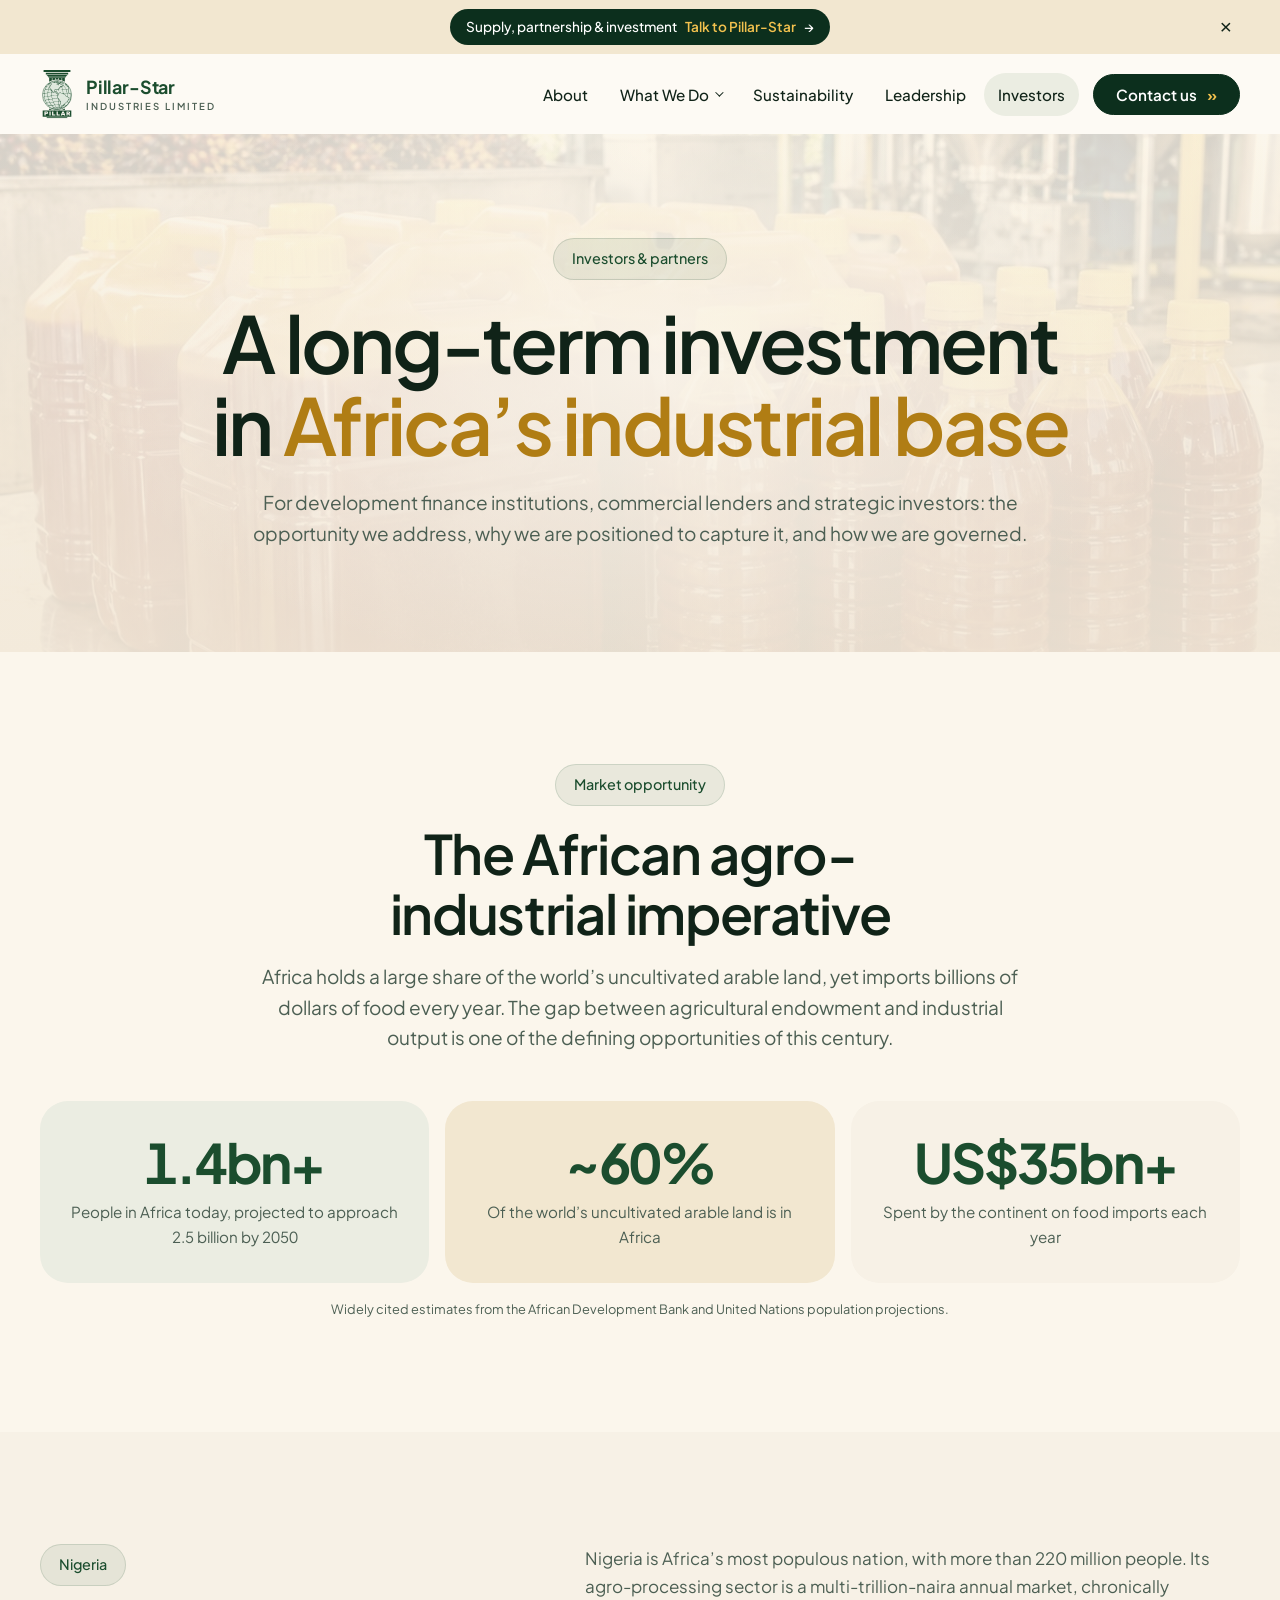
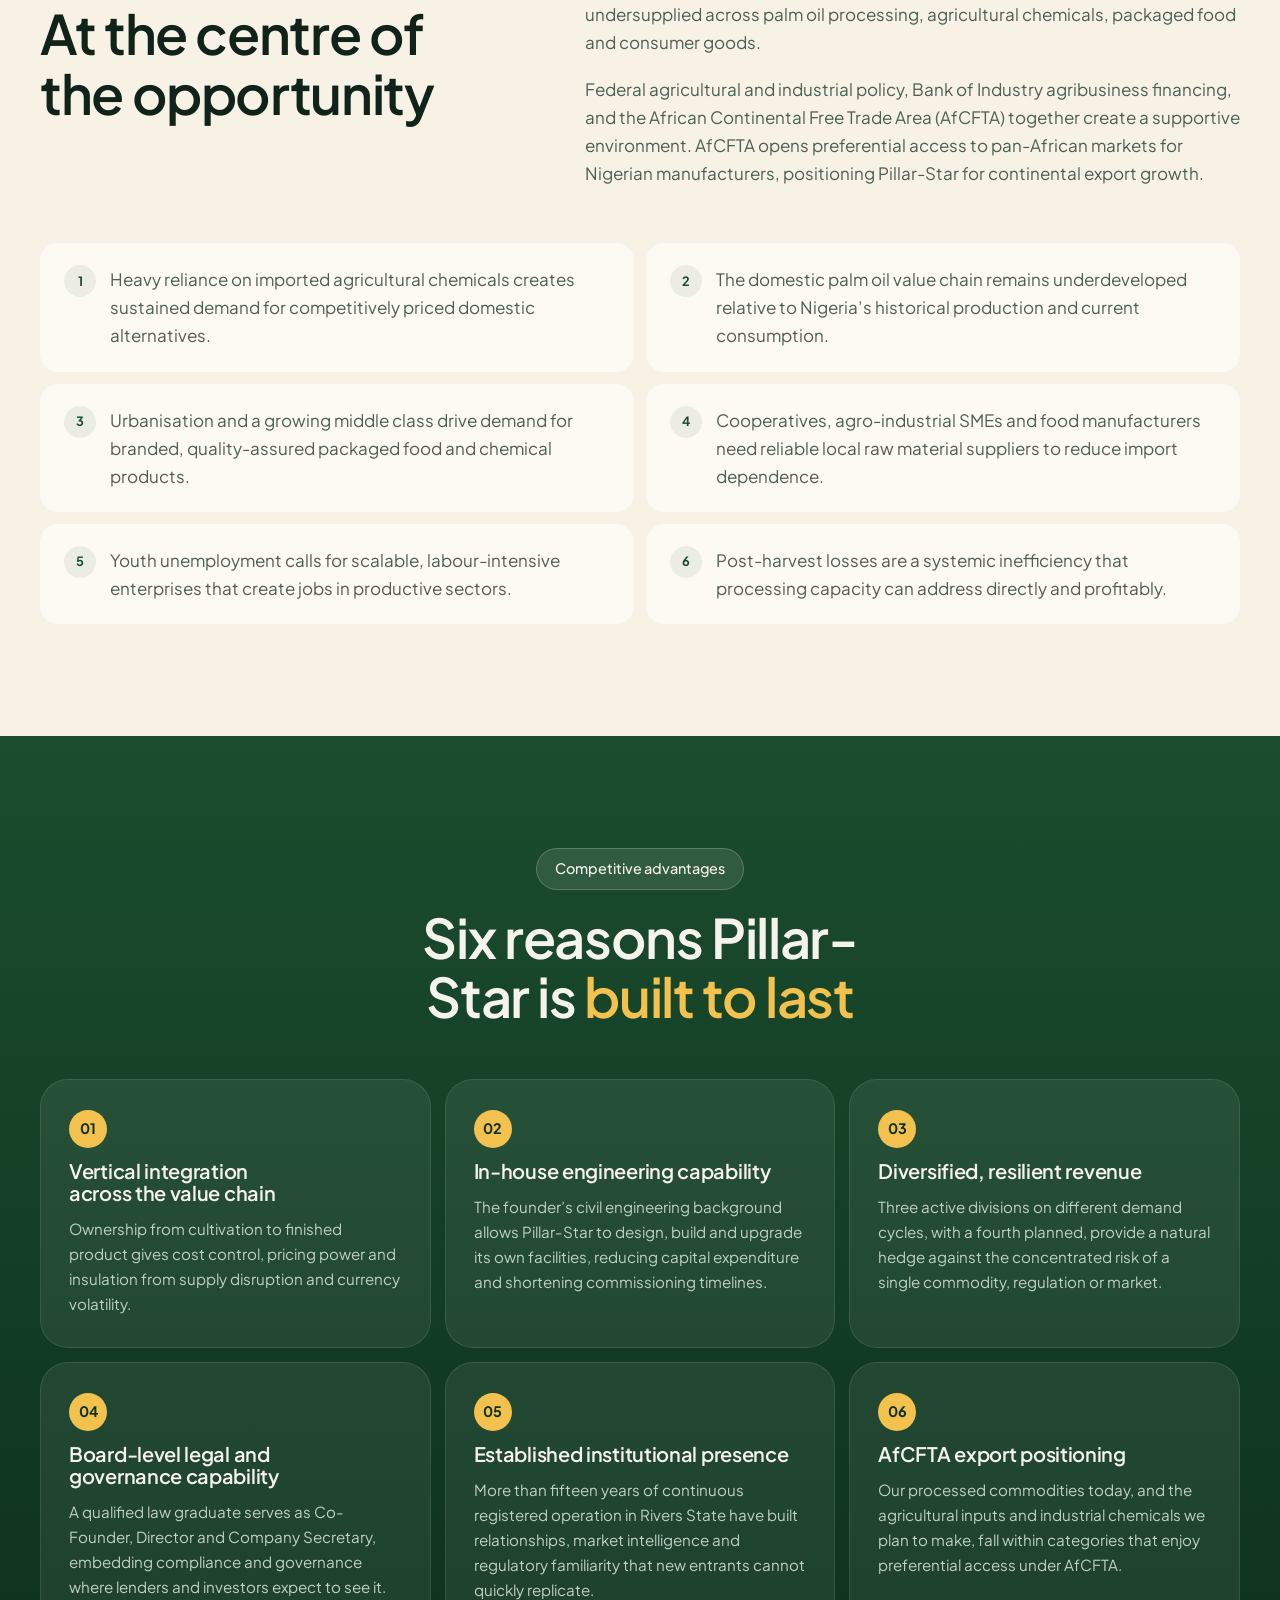
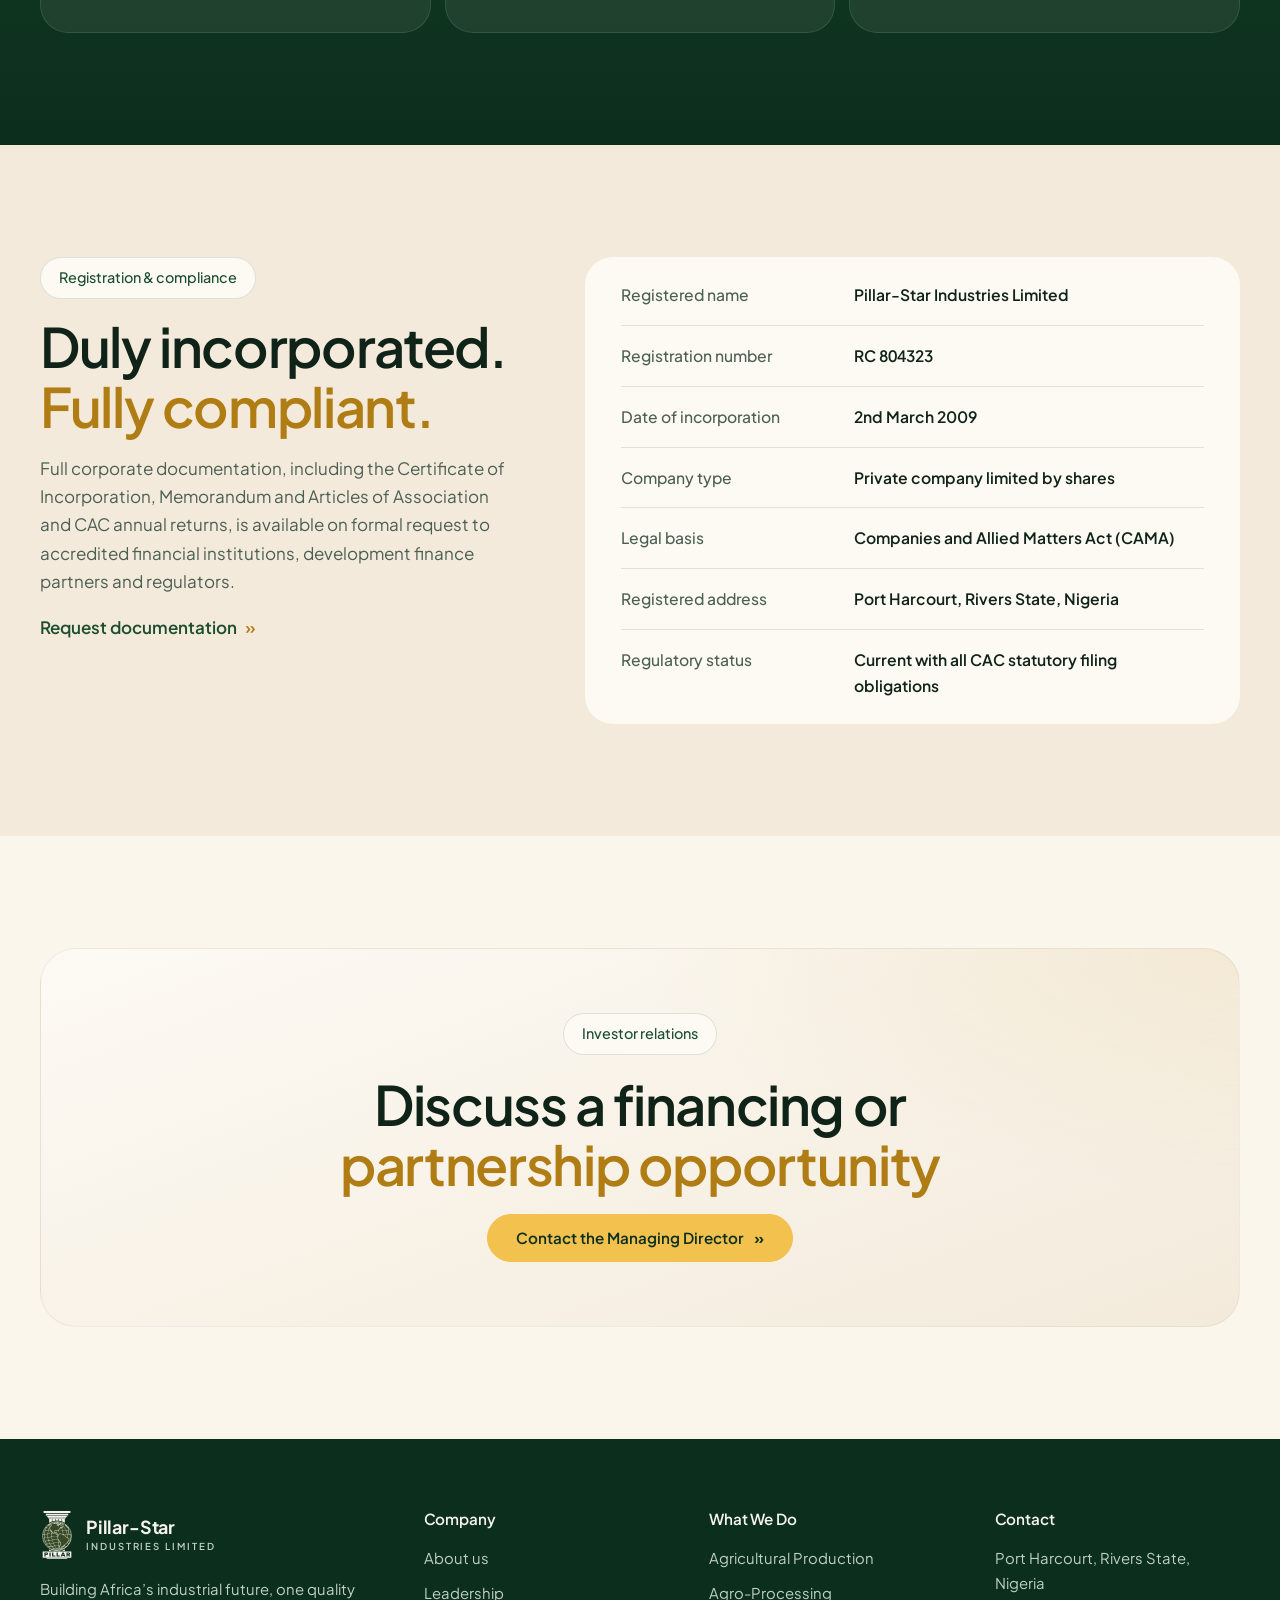
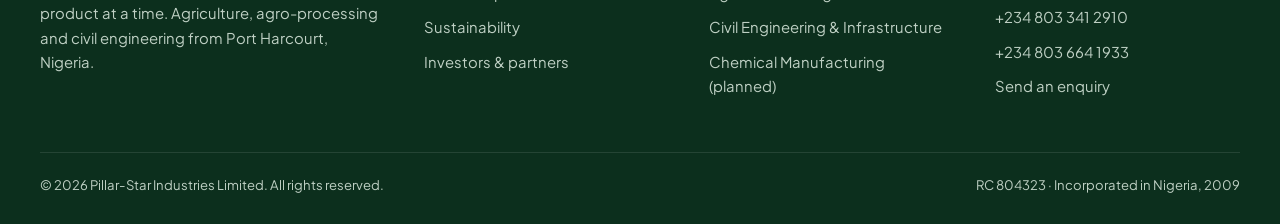
<file: investors.html>
<!doctype html>
<html lang="en-NG">
<head>
<meta charset="utf-8">
<meta name="viewport" content="width=device-width, initial-scale=1, viewport-fit=cover">
<meta name="claude:viewport-fit-sides" content="cover">
<title>Investors & Partners | Pillar-Star Industries</title>
<meta name="description" content="The market opportunity, competitive advantages and corporate registration of Pillar-Star Industries Limited, for investors, lenders and development finance partners.">
<meta name="theme-color" content="#12361f">
<meta property="og:title" content="Investors & Partners | Pillar-Star Industries"><meta property="og:description" content="The market opportunity, competitive advantages and corporate registration of Pillar-Star Industries Limited, for investors, lenders and development finance partners."><meta property="og:type" content="website"><meta property="og:url" content="https://pillarstarindustries.com/investors.html"><meta property="og:image" content="https://pillarstarindustries.com/images/og-card.png"><meta name="twitter:card" content="summary_large_image">
<link rel="canonical" href="https://pillarstarindustries.com/investors.html">
<link rel="icon" href="favicon.svg" type="image/svg+xml">
<link rel="preconnect" href="https://fonts.googleapis.com"><link rel="preconnect" href="https://fonts.gstatic.com" crossorigin><link rel="stylesheet" href="https://fonts.googleapis.com/css2?family=Plus+Jakarta+Sans:wght@400;500;600;700&display=swap">
<link rel="stylesheet" href="styles.css">
</head>
<body>
<svg width="0" height="0" style="position:absolute" aria-hidden="true"><symbol id="ps-mark" viewBox="0 0 760 1078.8"><path fill="currentColor" d="M80 0H680V46H80ZM130 60H630V98H130ZM145 110H615Q588 124 580 150H180Q172 124 145 110ZM192 162H568V176H192ZM205.0 176H265.4V233.5A346 346 0 0 0 205.0 261.5ZM205.0 858.5A346 346 0 0 0 265.4 886.5V893H205.0ZM277.4 176H337.8V216.6A346 346 0 0 0 277.4 229.6ZM277.4 890.4A346 346 0 0 0 337.8 903.4V893H277.4ZM349.8 176H410.2V215.3A346 346 0 0 0 349.8 215.3ZM422.2 176H482.6V229.6A346 346 0 0 0 422.2 216.6ZM422.2 903.4A346 346 0 0 0 482.6 890.4V893H422.2ZM494.6 176H555.0V261.5A346 346 0 0 0 494.6 233.5ZM494.6 886.5A346 346 0 0 0 555.0 858.5V893H494.6ZM150 1054.8H610V1078.8H150Z"/><path fill="currentColor" fill-rule="evenodd" d="M60.0 905H700.0V1042.8H60.0ZM99.0 971.6L99.0 924.9L122.8 925.0C150.0 925.0 156.0 925.7 164.2 929.7C174.3 934.7 178.3 942.0 178.2 955.3C178.1 967.7 172.9 975.9 162.2 980.7C157.4 982.9 155.0 983.3 142.8 984.0C135.1 984.4 128.3 984.6 127.7 984.5C126.9 984.4 126.6 988.7 126.4 1001.3L126.1 1018.3L112.6 1018.3L99.0 1018.3L99.0 971.6ZM210.9 1017.2C210.7 1016.6 210.6 995.7 210.7 970.7L210.9 925.4L224.5 925.4L238.1 925.4L238.1 971.6L238.1 1017.9L224.7 1018.1C214.5 1018.3 211.2 1018.1 210.9 1017.2ZM270.3 971.6L270.3 924.9L284.1 925.1L298.0 925.4L298.1 960.3L298.2 995.2L320.7 995.7L343.3 996.1L343.5 1007.2L343.8 1018.3L307.1 1018.3L270.3 1018.3L270.3 971.6ZM370.9 971.6L370.9 924.9L384.5 924.9L398.1 924.9L398.1 960.3L398.1 995.7L420.8 995.7L443.5 995.7L443.5 1007.0L443.5 1018.3L407.2 1018.3L370.9 1018.3L370.9 971.6ZM464.3 1018.0C464.3 1017.5 478.2 982.0 487.8 958.0C493.4 944.1 498.6 930.9 499.5 928.8L501.0 924.9L515.4 925.2L529.8 925.4L542.4 956.7C555.0 987.8 565.8 1016.0 565.8 1017.5C565.8 1018.0 559.4 1018.3 551.5 1018.3L537.1 1018.3L534.8 1010.8L532.5 1003.4L515.2 1003.1L498.0 1002.9L495.5 1010.6L492.9 1018.3L478.6 1018.3C470.7 1018.3 464.3 1018.2 464.3 1018.0ZM592.1 971.7L592.1 924.9L611.4 925.0C649.3 925.0 662.1 928.4 668.8 940.5C671.2 944.9 671.4 946.1 671.4 954.0C671.4 964.0 669.9 967.7 663.7 973.4C660.3 976.4 658.1 977.7 652.5 979.7C651.0 980.2 651.3 980.6 654.6 982.2C656.7 983.3 659.6 985.6 661.1 987.4C663.5 990.2 677.6 1013.8 678.9 1017.2C679.3 1018.1 676.1 1018.3 663.6 1018.1L647.9 1017.9L642.7 1008.8C639.8 1003.8 636.0 997.0 634.2 993.7C629.9 985.7 627.8 983.8 622.8 983.6L618.9 983.4L618.4 1000.6L618.0 1017.9L605.0 1018.1L592.1 1018.4L592.1 971.7ZM524.7 979.1C521.1 967.3 515.6 951.2 515.1 951.2C514.8 951.2 512.2 958.4 509.5 967.1L504.4 983.0L515.1 983.0L525.9 983.0L524.7 979.1ZM145.0 964.4C151.8 961.6 153.6 952.9 148.4 947.7C146.2 945.5 145.4 945.3 136.1 945.0L126.2 944.7L126.2 955.2L126.2 965.7L133.9 965.7C138.6 965.7 142.9 965.2 145.0 964.4ZM641.3 963.6C644.6 961.4 646.2 955.8 644.5 952.3C642.5 948.1 638.2 946.7 627.7 946.7L618.4 946.7L618.4 956.3L618.4 965.9L628.6 965.6C636.6 965.3 639.4 964.9 641.3 963.6Z"/><circle cx="380" cy="560" r="330" style="fill:var(--ps-globe, transparent)"/><circle cx="380" cy="560" r="325.5" fill="none" stroke="currentColor" stroke-width="9"/><path fill="currentColor" d="M345.9 882.5C298.4 877.3 250.5 860.9 210.2 835.9C205.1 832.8 200.4 829.6 199.7 828.9C199.0 828.2 199.7 828.4 201.4 829.5C217.0 839.2 248.4 855.0 252.1 855.0C253.9 855.0 268.0 850.4 268.0 849.7C268.0 849.5 264.9 847.7 261.2 845.9C243.7 837.3 224.9 824.8 208.6 811.0L200.5 804.1L187.3 807.1C174.3 810.1 174.2 810.1 172.1 808.4C170.9 807.5 169.9 806.4 169.9 806.1C169.9 805.7 175.4 804.1 182.2 802.5C188.9 800.9 194.4 799.3 194.4 799.0C194.4 798.7 191.6 795.7 188.2 792.4C177.0 781.4 157.8 758.0 149.7 745.6L148.3 743.5L133.1 746.8L118.0 750.1L116.4 748.1C115.5 746.9 114.8 745.8 114.8 745.5C114.8 745.3 121.4 743.6 129.4 741.8C137.4 740.0 144.1 738.4 144.3 738.2C144.4 738.1 142.4 734.2 139.7 729.7C134.4 720.9 119.5 690.9 117.0 684.1C116.2 681.8 115.2 679.7 114.8 679.5C114.4 679.3 107.1 680.8 98.5 683.0C84.0 686.6 82.7 686.8 81.7 685.4C79.2 682.0 79.1 682.1 103.4 675.8C108.5 674.6 112.7 673.4 112.8 673.4C112.9 673.3 112.2 671.3 111.3 668.9C107.2 658.0 100.1 628.7 97.7 612.6C97.0 608.1 96.3 604.3 96.2 604.1C96.0 604.0 88.6 605.6 79.7 607.7C60.6 612.3 60.8 612.3 60.3 609.4C59.7 606.6 59.7 606.6 79.2 601.9C87.4 599.9 94.5 598.0 94.8 597.7C95.1 597.4 94.8 591.5 94.1 584.5C93.3 576.0 92.9 564.1 93.1 548.6L93.3 525.4L91.1 525.7C88.0 526.1 60.7 532.0 59.2 532.5C58.2 532.9 57.9 532.4 57.9 530.0L57.9 526.9L64.2 525.5C67.7 524.7 75.8 523.0 82.2 521.7C93.8 519.3 93.8 519.3 94.2 516.7C94.4 515.2 95.2 508.7 96.0 502.2C97.5 490.0 102.3 465.1 105.1 454.7L106.8 448.8L105.0 448.8C103.0 448.8 83.2 454.1 77.1 456.3C73.8 457.4 73.5 457.4 74.0 456.2C74.3 455.4 74.8 453.9 75.0 452.7C75.6 450.4 76.7 450.0 96.8 444.8L109.1 441.7L112.1 432.8C117.4 416.8 126.0 397.7 135.2 381.4C138.3 375.9 140.5 371.2 140.2 371.1C139.8 371.0 133.4 372.8 126.1 375.3C118.8 377.7 112.6 379.6 112.5 379.4C112.3 379.2 113.3 377.5 114.6 375.7C117.2 372.2 121.3 370.5 141.9 364.4C146.5 363.0 146.9 362.7 151.5 355.5C159.2 343.6 174.2 324.5 175.9 324.6C176.2 324.6 177.4 325.3 178.6 326.2L180.6 327.8L176.7 332.2C168.7 341.2 156.3 358.4 157.1 359.3C157.4 359.6 165.8 358.0 175.8 355.8C192.9 352.0 223.1 346.1 229.0 345.4C231.4 345.1 231.7 345.4 231.9 347.9C232.2 350.6 232.1 350.7 228.0 351.2C220.9 352.2 219.1 352.6 218.3 353.7C215.1 357.9 201.9 392.6 196.6 410.9C194.4 418.5 192.4 425.5 192.1 426.4C191.6 427.9 191.9 428.0 195.4 427.5C202.7 426.3 219.4 424.3 222.1 424.3C224.4 424.3 224.9 424.7 225.3 426.7C225.6 428.1 225.7 429.2 225.6 429.3C225.6 429.4 218.2 430.3 209.3 431.3C200.4 432.3 192.5 433.3 191.7 433.6C190.7 433.9 189.6 437.6 187.6 448.2C183.6 468.6 178.7 505.2 179.7 506.2C179.9 506.4 189.1 505.6 200.2 504.4C211.2 503.3 227.5 501.7 236.4 500.9C245.4 500.2 253.5 499.4 254.5 499.2C256.2 498.8 256.4 497.8 257.5 483.2C258.4 472.1 259.1 467.6 259.9 467.5C260.5 467.5 261.5 467.4 262.3 467.3C263.0 467.3 263.6 466.4 263.6 465.2C263.5 463.5 263.4 463.4 262.6 464.8C260.9 467.8 255.6 466.8 250.4 462.6C247.9 460.6 245.1 458.4 244.2 457.7C243.3 457.1 240.4 453.8 237.7 450.5C233.3 445.2 232.3 443.0 228.2 431.1C225.6 423.8 222.1 414.7 220.4 411.0C209.6 387.5 211.7 367.0 226.0 356.5C228.8 354.4 231.7 352.5 232.3 352.3C233.0 352.1 233.4 349.6 233.5 344.9C233.7 334.1 238.6 324.7 246.9 319.1C253.7 314.5 255.7 310.5 252.6 307.9C251.5 306.9 250.0 307.0 244.5 308.3C237.9 309.9 213.2 317.3 208.0 319.3C202.3 321.5 186.3 325.4 183.2 325.4C179.0 325.4 176.9 323.3 176.9 319.1C176.9 311.8 190.2 300.9 205.7 295.5C213.8 292.7 217.6 290.0 220.5 284.9C225.5 276.1 232.0 273.0 259.2 266.6C281.6 261.4 290.7 262.1 304.5 270.1C307.8 272.0 311.8 273.8 313.5 274.2C315.2 274.6 317.6 275.4 318.9 276.1C322.6 277.9 325.9 277.5 329.2 274.8L332.2 272.3L327.3 271.8C321.4 271.2 313.7 268.0 312.5 265.7C310.0 261.1 315.8 256.3 324.0 256.3C331.2 256.2 333.6 260.7 327.5 262.9C325.3 263.7 325.0 264.0 326.3 264.1C328.8 264.2 333.7 262.4 335.6 260.8C338.1 258.6 344.4 259.1 348.3 261.8C350.1 263.1 352.6 264.1 353.7 264.1C355.7 264.1 355.7 264.1 354.3 262.5C350.8 258.6 354.6 256.3 365.4 255.6C369.8 255.4 374.5 254.6 375.8 254.0C377.1 253.3 380.8 252.8 384.1 252.7C390.8 252.7 393.4 251.8 391.6 250.0C387.9 246.3 392.2 242.7 400.8 242.5C404.5 242.4 408.5 242.1 409.7 241.8C411.9 241.3 411.9 241.2 410.3 240.0C407.7 238.1 409.0 237.7 415.3 238.4C420.9 239.0 421.1 239.1 421.1 241.4C421.1 246.2 413.1 251.0 405.2 251.0C402.6 251.0 402.1 251.3 402.5 252.6C403.6 257.1 394.4 261.9 386.3 261.0C383.5 260.6 381.4 260.9 379.6 261.9C378.1 262.6 374.8 263.3 372.2 263.3C368.3 263.3 367.7 263.5 368.5 264.5C369.1 265.1 369.3 266.3 369.0 267.0C368.6 268.2 369.2 268.3 373.2 267.9C376.6 267.6 378.7 267.8 380.6 268.8C383.0 270.1 383.4 270.1 384.4 268.9C385.1 268.0 386.7 267.6 388.7 267.8C391.1 268.0 392.2 267.6 393.4 266.1C395.3 263.7 401.9 263.3 403.6 265.4C404.6 266.6 405.2 266.4 408.3 264.1C413.7 260.2 419.3 260.6 421.6 265.1C423.3 268.4 422.1 271.5 418.6 272.7C415.3 273.9 413.5 273.3 412.8 271.1C412.5 270.1 411.8 269.7 411.0 270.0C410.3 270.2 408.6 270.0 407.2 269.6C405.5 268.9 404.4 269.0 403.7 269.6C403.2 270.2 400.9 270.9 398.6 271.1L394.4 271.7L399.4 273.1C402.1 274.0 405.2 274.6 406.2 274.6C407.1 274.6 410.8 275.8 414.3 277.2C417.8 278.5 422.3 280.0 424.3 280.3C431.7 281.5 447.8 291.4 448.8 295.3C449.3 297.1 449.3 297.0 451.9 294.7L454.5 292.2L452.8 288.9C451.8 287.1 449.4 283.4 447.5 280.8C437.9 267.8 436.9 265.2 440.7 261.7C443.7 258.8 446.3 259.3 455.8 264.3C472.4 272.9 478.7 278.1 502.0 302.5C506.3 306.9 511.0 311.4 512.4 312.4L515.0 314.3L514.4 304.7C513.4 291.0 511.9 288.1 502.4 281.6C493.9 275.8 489.5 269.0 488.8 260.5C488.5 257.7 488.5 255.4 488.7 255.4C488.9 255.4 490.9 256.0 493.0 256.7C496.6 257.9 497.0 258.4 498.0 262.1C499.2 266.6 503.9 271.7 511.8 277.3C517.1 281.1 521.3 287.2 522.6 293.1C523.9 298.9 523.8 317.7 522.6 320.5C521.3 323.2 517.5 324.9 514.1 324.1C510.5 323.4 496.1 311.2 490.6 304.3C481.2 292.6 458.9 273.8 454.5 273.8C453.9 273.8 455.0 275.8 456.9 278.4C463.9 287.7 465.2 293.8 461.5 299.0C458.8 302.8 453.4 304.4 450.9 302.2C449.9 301.3 449.2 300.0 449.2 299.3C449.2 298.3 448.7 298.4 447.3 299.9C446.3 301.0 445.6 302.0 445.8 302.1C445.9 302.1 448.3 303.3 450.9 304.6C453.5 305.9 459.4 310.2 464.0 314.1C476.6 325.0 481.5 327.9 494.4 332.4C513.1 339.0 524.4 347.2 524.4 354.0C524.4 358.6 522.8 360.7 517.3 363.0C513.5 364.7 511.6 364.9 506.6 364.6C498.9 364.0 497.5 364.4 496.9 367.5C496.2 370.4 494.8 371.7 491.4 372.6C490.0 373.0 489.1 373.8 489.2 374.6C489.5 376.2 483.2 382.7 479.6 384.6C477.7 385.6 475.2 385.9 472.0 385.8C461.4 385.2 456.5 385.5 454.0 386.9C449.5 389.2 444.8 394.6 443.9 398.4C442.2 404.8 440.2 408.5 436.3 412.1C432.8 415.4 421.3 421.7 418.9 421.7C418.3 421.7 416.8 422.7 415.5 423.9L413.1 426.2L418.3 431.7C422.8 436.3 423.7 437.8 424.2 441.3C425.1 447.2 423.5 452.0 420.0 454.1C416.0 456.5 413.9 456.3 405.0 452.3C395.8 448.3 394.2 446.8 389.1 439.1C387.1 435.9 384.6 433.0 383.6 432.7C382.4 432.3 379.0 433.3 374.1 435.3C362.4 440.2 361.3 440.4 353.8 439.2C341.9 437.4 334.4 440.5 328.4 449.8C322.3 459.2 321.8 467.9 327.2 473.7C330.1 476.8 332.7 477.7 338.9 477.7L344.2 477.7L349.4 472.4C357.3 464.4 365.6 461.7 372.0 465.0C377.3 467.7 377.7 473.1 373.5 482.7L370.5 489.5L377.2 490.0C388.4 490.8 393.4 495.0 395.0 505.0C397.5 520.5 397.8 520.7 413.3 522.9L417.2 523.4L423.2 516.7C430.4 508.7 434.1 506.6 441.1 506.6C444.7 506.6 446.5 506.2 446.8 505.4C447.0 504.8 448.7 503.6 450.5 502.7C454.9 500.6 458.4 501.5 465.0 506.3C473.4 512.5 475.4 512.9 490.9 512.2C504.2 511.6 504.3 511.6 509.0 514.0C514.4 516.6 518.1 520.5 518.9 524.2C519.3 526.3 519.8 526.7 521.9 526.7C526.1 526.7 530.6 529.1 535.9 534.2C538.7 536.8 541.1 539.0 541.3 539.0C541.4 539.0 545.8 539.8 551.0 540.7C572.4 544.7 579.1 551.3 581.7 571.0C582.5 576.9 583.4 580.8 584.4 581.9C586.1 583.8 592.0 585.4 597.3 585.4C604.0 585.4 609.3 587.6 616.2 593.3C624.1 599.7 624.2 599.7 631.2 601.6C638.5 603.5 642.7 605.7 647.6 610.1C661.4 622.9 660.2 638.5 644.0 657.2C636.2 666.3 634.7 669.1 631.7 680.4C626.4 700.9 618.3 710.8 602.7 716.1C589.1 720.7 585.3 723.8 579.8 734.5C574.7 744.4 568.0 751.7 557.3 758.9C547.8 765.2 547.9 765.1 551.0 764.3C554.0 763.6 554.1 763.1 547.9 772.4L543.7 778.7L546.1 779.2C547.4 779.5 553.3 780.5 559.2 781.5C569.7 783.2 583.7 786.5 588.8 788.5C591.4 789.5 591.5 789.4 603.2 777.4C609.7 770.7 618.0 761.5 621.7 756.9C628.7 748.3 641.7 730.1 641.7 728.9C641.7 727.8 621.3 724.0 602.1 721.5C599.8 721.2 598.0 720.6 598.0 720.2C598.0 719.9 599.8 718.8 602.1 717.8L606.3 716.1L618.1 718.1C624.6 719.1 633.5 720.8 637.8 721.8C642.1 722.7 645.7 723.5 645.8 723.4C652.5 715.7 676.9 660.6 674.6 658.3C674.3 658.0 668.4 657.5 661.5 657.2C654.5 656.9 648.6 656.4 648.3 656.1C648.0 655.8 648.4 654.5 649.3 653.2L650.8 650.8L664.0 651.5L677.3 652.1L680.5 638.2C687.4 609.2 689.5 589.3 688.7 560.3L688.2 540.9L691.0 540.5C692.5 540.3 693.9 540.2 694.1 540.3C694.2 540.4 694.7 547.7 695.2 556.5C696.6 583.0 694.2 608.4 687.6 637.0C685.9 644.4 684.3 650.9 684.0 651.5C683.8 652.2 685.0 652.8 687.1 653.1C690.6 653.7 690.6 653.7 689.7 656.4C688.8 658.9 688.5 659.1 685.5 658.6L682.2 658.1L679.4 666.6C673.8 683.2 664.3 703.9 654.5 721.2L652.2 725.2L654.8 726.3C657.9 727.6 658.0 727.9 656.2 730.4C655.0 732.0 654.4 732.2 652.0 731.5C650.5 731.1 649.1 730.7 649.0 730.7C648.9 730.7 645.9 734.7 642.4 739.7C632.2 754.1 620.8 767.9 608.9 780.4C602.7 786.8 597.9 792.1 598.1 792.3C598.2 792.4 599.7 793.1 601.2 793.8L604.1 795.2L601.5 797.0C599.1 798.8 598.8 798.9 595.8 797.6C592.1 796.1 592.9 795.7 584.4 803.0C574.6 811.4 557.1 824.1 545.8 830.9C531.8 839.4 532.4 838.8 535.8 840.6C538.0 841.7 539.1 841.8 540.7 841.1C541.9 840.6 542.8 840.3 542.8 840.5C542.8 841.4 520.0 852.9 508.1 858.0C477.9 870.9 446.2 879.1 413.8 882.5C398.0 884.2 361.3 884.2 345.9 882.5ZM364.0 879.9C363.8 879.6 358.9 878.4 353.2 877.2C329.1 872.3 306.8 865.8 287.3 857.9L277.3 853.9L268.7 855.9C264.0 857.0 260.1 858.2 260.1 858.6C260.1 860.0 291.3 869.5 308.7 873.2C328.8 877.6 366.2 882.1 364.0 879.9ZM426.3 872.7C433.7 869.5 442.9 865.1 446.7 862.9C452.4 859.6 454.3 859.0 457.1 859.2C459.0 859.4 460.5 859.9 460.5 860.2C460.5 861.3 453.1 865.8 441.7 871.5C435.9 874.5 431.9 876.8 432.7 876.9C435.1 876.9 459.4 871.9 468.8 869.4C480.3 866.4 501.9 859.1 511.3 855.0C526.9 848.3 532.3 845.8 532.3 845.2C532.3 843.6 518.6 839.0 507.8 837.2C492.8 834.6 494.7 834.2 486.5 841.3C482.6 844.7 477.3 848.9 474.8 850.6C472.3 852.3 470.2 854.1 470.2 854.6C470.2 855.2 469.4 856.3 468.4 857.2C465.8 859.5 453.1 858.6 446.3 855.6C440.6 853.0 433.3 846.6 430.3 841.4C421.7 826.8 426.2 797.8 439.2 783.9L443.1 779.7L442.5 774.2C442.0 769.2 442.2 768.1 444.8 762.6C452.2 746.8 458.8 723.7 458.8 713.4C458.8 704.4 455.7 700.1 442.1 690.2C430.0 681.4 427.6 677.8 421.5 660.2C420.3 656.7 418.2 654.1 410.6 646.7C392.6 629.0 388.9 621.9 391.9 610.3L393.2 604.8L390.1 600.2C383.2 590.2 387.4 577.0 402.7 560.6C410.6 552.1 411.4 549.6 407.5 546.0C405.5 544.0 405.1 544.0 402.5 545.1C391.4 549.7 382.2 544.8 369.0 527.2L363.7 520.2L357.7 519.5C349.6 518.6 343.6 515.7 336.8 509.3C333.6 506.4 330.3 503.9 329.5 503.8C328.6 503.8 323.0 503.7 317.0 503.6C306.5 503.5 305.8 503.4 300.0 500.7C295.1 498.3 294.2 498.1 295.5 499.6C296.4 500.6 297.0 501.4 296.8 501.4C296.6 501.5 288.9 502.2 279.8 503.0L263.1 504.4L262.9 525.0C262.7 541.9 263.8 571.0 264.7 571.9C264.8 572.0 270.2 571.6 276.7 570.9C299.2 568.6 366.7 563.2 386.3 562.1C396.8 561.5 397.5 561.6 397.5 563.1C397.5 566.7 395.0 567.9 387.5 567.9C375.3 567.9 327.0 571.8 271.2 577.2C268.0 577.5 265.3 578.1 265.3 578.5C265.3 581.4 269.4 607.4 271.5 618.2C275.6 638.5 277.5 644.9 279.6 644.9C280.6 644.9 289.6 643.9 299.5 642.7C314.9 640.9 391.7 633.5 395.8 633.5C396.5 633.5 397.7 634.7 398.6 636.2C399.4 637.6 399.9 638.8 399.6 638.8C391.5 638.8 297.0 648.4 282.7 650.6L279.5 651.2L281.6 658.8C284.4 669.2 291.8 690.2 297.2 703.5L301.7 714.5L306.5 714.4C309.1 714.3 320.1 713.4 331.0 712.4C348.6 710.8 369.6 709.2 395.4 707.5L404.2 706.9L404.8 688.4C405.1 678.3 405.4 664.4 405.4 657.5C405.4 650.6 405.7 644.9 406.1 644.9C406.5 644.9 407.9 646.1 409.2 647.4L411.7 650.0L411.4 672.6C411.3 685.1 411.2 697.8 411.1 700.9L411.1 706.6L421.5 706.3C427.2 706.1 437.1 705.7 443.4 705.4C455.5 704.7 457.0 705.1 457.0 708.4C457.0 710.3 456.8 710.3 442.8 710.9C435.0 711.2 424.6 711.7 419.7 712.0L410.9 712.5L410.3 731.0C410.0 741.2 409.5 754.8 409.2 761.2L408.6 772.8L424.7 772.6L440.8 772.3L441.1 775.1L441.4 778.0L427.9 778.0C408.0 778.0 409.2 777.4 408.6 786.6C408.3 790.7 407.8 802.2 407.5 812.0L406.9 829.9L415.3 829.4C420.0 829.2 423.9 829.2 424.1 829.5C424.3 829.8 424.6 831.1 424.9 832.3L425.5 834.6L415.9 835.3L406.3 835.9L406.3 844.8C406.3 849.7 406.0 858.2 405.8 863.7L405.3 873.8L411.7 867.0C415.2 863.3 418.3 860.2 418.6 860.2C420.4 860.3 417.5 866.0 412.7 871.8C409.6 875.5 407.1 878.8 407.1 879.1C407.1 880.3 413.4 878.2 426.3 872.7ZM391.3 874.5C390.1 873.1 386.8 869.5 384.1 866.5C381.3 863.4 375.3 856.1 370.7 850.2C365.0 842.9 361.9 839.5 360.9 839.7C360.1 839.9 352.2 840.9 343.5 841.9C334.7 843.0 327.5 844.1 327.5 844.4C327.5 845.6 345.6 856.5 357.7 862.5C367.7 867.5 389.9 876.5 393.1 876.8C393.3 876.9 392.5 875.8 391.3 874.5ZM367.5 873.7C367.2 873.4 364.1 871.9 360.6 870.4C351.5 866.4 337.3 858.4 326.8 851.4L317.9 845.4L303.6 848.1C295.8 849.5 289.1 851.1 288.7 851.5C287.9 852.2 296.7 855.8 309.9 860.2C327.5 866.1 369.8 876.0 367.5 873.7ZM399.6 861.4C400.6 840.4 400.4 835.5 398.6 836.0C397.8 836.3 391.1 837.0 383.7 837.5C376.4 838.1 370.4 838.9 370.4 839.1C370.4 840.0 381.4 853.9 388.6 862.3C392.3 866.6 395.9 870.8 396.6 871.7C397.4 872.6 398.2 873.3 398.5 873.3C398.8 873.4 399.2 868.0 399.6 861.4ZM456.6 845.3C451.9 838.4 452.6 835.8 461.7 824.9C465.7 820.1 468.2 816.1 469.8 811.8C474.2 800.4 478.0 797.1 488.9 795.0C498.9 793.1 501.7 791.3 501.7 786.6C501.7 783.0 505.3 780.8 512.3 780.2C521.7 779.2 525.5 777.3 529.2 771.5C533.6 764.7 536.7 761.8 547.2 754.8C560.9 745.6 566.6 739.9 571.5 730.4C577.8 718.0 584.2 712.9 598.9 707.9C606.5 705.4 609.7 703.2 613.9 698.0C618.3 692.4 620.1 688.4 623.3 676.3C626.2 665.4 628.1 661.7 635.1 653.7C649.0 637.7 651.2 627.8 642.9 618.6C638.7 614.0 635.1 611.9 627.7 609.8C619.6 607.6 617.3 606.3 611.5 601.2C605.1 595.4 604.2 595.0 594.9 594.1C578.6 592.6 574.2 588.2 572.5 572.0C570.9 556.9 566.6 552.7 549.3 549.6C536.9 547.4 536.0 547.0 529.2 540.7L523.5 535.4L518.3 536.0C514.2 536.5 512.6 536.3 510.9 535.1C508.5 533.6 507.9 529.7 509.7 527.8C511.2 526.3 506.2 521.8 502.0 521.0C500.1 520.6 494.7 520.7 489.9 521.3C476.2 522.7 469.3 521.0 459.7 513.7L454.8 510.0L452.6 512.6C449.5 516.3 446.7 517.2 443.1 515.7C439.3 514.1 435.3 515.9 431.4 520.9C423.3 531.1 419.4 533.3 412.3 531.9C410.2 531.5 406.9 531.2 404.9 531.2C402.5 531.1 399.8 530.2 396.6 528.3C390.6 524.6 387.4 518.8 386.2 509.2C385.0 500.0 383.5 498.7 373.1 498.7C366.6 498.7 365.0 498.4 363.0 496.9C359.9 494.4 360.1 491.8 364.2 481.6C366.1 476.9 367.5 472.7 367.2 472.4C366.2 470.7 360.8 473.8 355.9 478.9C349.9 485.2 345.5 487.0 336.7 486.8C327.5 486.7 318.6 480.8 315.6 472.8C313.3 466.9 314.1 456.8 317.4 450.1C324.6 435.3 338.8 427.8 354.4 430.4L360.3 431.4L369.1 427.7C384.4 421.2 389.5 422.3 396.4 433.6C399.7 439.1 400.8 440.0 406.9 443.3C410.6 445.3 413.9 446.8 414.3 446.5C414.7 446.3 415.0 444.9 415.0 443.4C415.0 441.2 414.0 439.8 410.2 436.2C403.9 430.4 402.9 427.2 405.6 421.7C407.4 418.0 408.3 417.4 418.4 412.5C430.0 406.8 433.0 404.2 433.9 398.9C436.6 384.5 452.6 374.1 467.6 376.9C472.6 377.8 473.3 377.7 476.0 376.1C477.6 375.1 478.9 374.0 478.9 373.7C478.9 372.7 475.4 370.8 474.5 371.4C474.0 371.7 469.6 371.9 464.7 371.9C456.5 371.8 455.6 371.7 453.7 369.7C446.2 362.3 471.7 356.1 481.4 363.0C485.2 365.7 487.6 365.4 488.2 362.1C489.2 357.2 496.1 354.6 504.5 356.1C508.6 356.8 510.0 356.7 512.2 355.6C514.8 354.2 514.9 354.1 513.5 352.5C510.0 348.7 500.5 343.6 491.7 340.7C477.6 336.1 471.1 332.3 458.3 321.1C450.0 313.8 442.3 309.1 436.0 307.6C426.6 305.3 422.9 305.8 422.9 309.4C422.9 310.6 422.1 312.7 421.1 314.1L419.4 316.5L421.6 319.8C424.3 323.9 424.3 325.7 421.5 331.9C417.1 341.6 413.3 341.8 397.7 333.4C391.6 330.1 384.7 326.9 382.3 326.3C377.5 325.0 372.5 320.8 371.6 317.2C370.1 311.2 375.2 303.4 382.8 299.9C386.9 298.1 388.7 297.8 398.4 297.8C407.9 297.8 409.7 297.6 412.0 296.1C414.0 294.7 416.5 294.3 424.2 293.9C433.7 293.5 433.8 293.4 431.2 292.1C429.8 291.3 424.8 289.7 420.3 288.6C415.7 287.5 410.6 285.9 408.9 285.0C407.2 284.1 404.6 283.4 403.0 283.4C398.8 283.4 395.8 281.7 395.8 279.3C395.8 278.2 395.3 277.3 394.8 277.3C394.3 277.3 394.0 277.8 394.3 278.6C395.4 281.4 390.2 283.7 387.0 281.7C386.2 281.1 385.3 281.2 384.4 282.0C380.6 285.2 375.9 287.1 372.1 287.1C364.5 286.9 346.5 278.3 344.1 273.7C343.2 272.0 342.9 272.2 339.9 276.6C336.2 281.8 328.7 286.9 324.6 286.9C323.2 286.9 319.1 285.7 315.5 284.3C311.9 282.8 308.1 281.6 307.1 281.6C306.1 281.6 303.1 280.1 300.4 278.2C289.7 270.8 281.4 270.3 258.3 276.0C234.6 281.8 234.3 282.0 225.8 293.2C222.8 297.1 216.3 301.5 211.0 303.0C203.8 305.2 188.1 314.2 189.4 315.4C189.6 315.7 194.5 314.3 200.2 312.4C232.7 301.5 249.8 297.3 255.0 299.1C265.2 302.4 266.2 315.5 256.9 322.4C250.4 327.3 244.8 333.6 243.6 337.3C243.1 339.3 242.6 344.2 242.6 348.2C242.6 354.5 242.3 355.8 240.7 357.5C239.6 358.6 238.3 359.5 237.8 359.5C237.3 359.5 234.8 361.0 232.3 362.7C220.9 370.6 219.7 387.1 229.1 407.9C230.8 411.7 234.1 420.3 236.4 427.0C240.9 439.9 244.2 445.5 250.7 451.0C252.6 452.7 254.4 454.0 254.5 453.9C254.8 453.5 252.4 444.4 250.8 440.3C249.5 436.8 249.5 436.4 250.9 434.3C252.0 432.5 252.9 432.2 255.5 432.4C258.6 432.6 259.0 433.1 263.0 439.6C270.2 451.7 272.3 456.4 272.3 460.3C272.3 468.0 277.8 474.5 293.9 486.1C305.6 494.5 308.5 495.6 319.3 494.8C331.2 494.0 335.0 495.2 342.0 501.9C348.8 508.4 352.6 510.2 360.8 510.9C368.5 511.5 369.4 512.1 375.1 519.7C382.0 529.0 384.8 532.2 388.9 535.1C393.6 538.6 394.2 538.7 399.6 536.3C407.9 532.7 417.0 538.6 419.0 548.8C419.8 553.4 417.2 558.6 410.1 566.0C402.9 573.5 398.1 581.2 396.6 587.2C395.6 591.6 395.6 591.7 398.8 596.4C402.3 601.4 402.4 602.8 400.5 614.5C399.5 620.3 403.3 626.3 415.4 638.4C426.8 649.8 429.5 653.8 432.9 664.6C435.4 672.6 438.3 675.9 452.0 686.4C468.3 699.0 470.7 705.5 466.7 726.4C464.7 736.4 458.2 756.5 454.3 764.1C452.1 768.6 451.8 769.9 452.0 776.1L452.2 783.0L448.0 787.5C436.9 799.4 431.8 823.0 437.8 835.3C441.4 842.9 450.7 849.5 457.7 849.7C459.6 849.7 459.6 849.6 456.6 845.3ZM295.5 844.0C303.7 842.3 310.5 840.8 310.6 840.6C310.8 840.4 307.9 837.8 304.1 834.8C292.9 825.7 278.6 812.8 268.4 802.6C261.2 795.3 258.4 793.0 257.1 793.2C256.1 793.4 245.0 795.5 232.5 797.7C220.0 800.0 209.4 802.1 209.1 802.5C207.8 803.6 231.8 821.8 247.8 831.8C255.9 836.9 278.1 847.9 279.4 847.5C280.1 847.3 287.4 845.7 295.5 844.0ZM474.2 843.9C481.9 838.0 485.0 835.4 485.0 834.8C485.0 834.5 481.5 833.9 477.2 833.6L469.3 833.0L470.8 830.4L472.3 827.8L482.1 828.4L491.8 829.0L494.7 826.4C502.4 819.6 531.4 786.2 531.4 784.1C531.4 783.7 529.7 784.3 527.5 785.5C525.0 786.9 521.6 787.9 517.7 788.2L511.7 788.7L509.5 793.2C506.9 798.5 501.0 801.9 492.2 803.3C484.6 804.5 482.4 806.3 478.8 814.7C476.9 819.4 473.7 824.5 469.5 829.8C466.0 834.1 463.2 838.1 463.2 838.5C463.2 839.4 468.7 847.0 469.4 847.1C469.8 847.1 471.9 845.7 474.2 843.9ZM342.6 836.3C350.7 835.2 357.5 834.0 357.7 833.8C358.0 833.5 355.3 828.8 351.7 823.4C345.7 814.0 340.6 805.6 331.9 790.4L328.2 783.9L324.1 784.4C321.9 784.7 317.7 785.2 314.8 785.4C300.5 786.9 269.2 791.3 268.4 792.1C266.8 793.6 292.8 818.3 311.2 832.6C319.8 839.3 320.0 839.4 323.9 838.8C326.1 838.5 334.5 837.4 342.6 836.3ZM541.4 827.0C557.2 816.9 561.2 814.0 575.6 802.6L586.0 794.2L583.0 793.0C578.7 791.2 563.1 787.8 550.5 785.9L539.7 784.3L537.8 786.6C536.7 787.9 533.0 792.4 529.6 796.8C522.1 806.3 501.8 828.7 500.7 828.7C500.3 828.7 499.9 829.1 499.9 829.5C499.9 829.9 503.3 830.8 507.5 831.4C511.7 832.0 517.5 833.2 520.4 834.0C523.4 834.9 526.2 835.6 526.7 835.7C527.2 835.7 533.9 831.8 541.4 827.0ZM384.4 831.7C392.8 830.9 399.9 830.0 400.2 829.7C400.5 829.4 401.1 817.8 401.4 804.0L402.0 778.8L398.6 778.8C389.3 778.8 337.1 782.9 336.3 783.7C335.6 784.4 349.5 808.4 359.7 824.1C363.9 830.5 366.1 833.1 367.3 833.1C368.3 833.1 376.0 832.5 384.4 831.7ZM218.1 794.7C225.0 793.3 236.0 791.2 242.4 790.1C248.7 789.0 254.0 787.8 254.0 787.5C254.0 787.2 251.2 783.6 247.9 779.6C239.5 769.2 227.2 751.9 221.1 741.4C217.7 735.6 215.3 732.5 214.4 732.5C209.7 732.4 157.1 741.4 156.1 742.5C155.5 743.0 165.0 756.2 173.4 766.5C184.9 780.5 201.2 797.2 203.5 797.2C204.5 797.2 211.1 796.1 218.1 794.7ZM283.7 783.7C292.6 782.5 305.4 780.9 312.2 780.1C318.9 779.3 324.5 778.5 324.7 778.4C324.8 778.3 320.8 769.8 315.7 759.7C310.6 749.6 304.7 737.2 302.5 732.3C300.2 727.3 298.1 722.8 297.7 722.3C296.8 721.3 290.1 722.0 251.5 727.2C237.4 729.1 225.3 730.7 224.6 730.7C223.9 730.7 223.3 731.1 223.3 731.5C223.3 734.7 242.5 762.7 255.7 778.8C261.8 786.2 262.5 786.8 264.9 786.3C266.3 786.1 274.8 784.9 283.7 783.7ZM358.6 775.8C367.7 775.0 381.0 774.1 388.1 773.7C395.2 773.4 401.4 772.7 401.8 772.2C402.7 771.3 404.6 713.9 403.7 713.0C403.0 712.2 369.4 714.5 336.2 717.6C326.4 718.6 315.4 719.6 311.9 719.9C308.4 720.2 305.4 720.7 305.2 721.0C304.7 721.8 313.5 740.7 323.6 760.9L332.3 778.1L337.1 777.6C339.8 777.3 349.4 776.5 358.6 775.8ZM540.5 772.6L542.1 769.6L540.2 771.8C537.6 774.9 536.0 777.9 537.6 776.5C538.3 775.9 539.6 774.2 540.5 772.6ZM167.8 734.2C175.5 732.8 188.4 730.6 196.6 729.3C204.8 728.0 211.7 726.8 211.8 726.7C212.0 726.5 210.8 723.7 209.1 720.4C203.7 710.0 195.2 689.7 191.1 677.1L187.2 664.9L183.1 665.5C172.6 667.0 122.8 676.9 122.1 677.6C119.9 679.8 149.4 736.8 152.8 736.8C153.4 736.8 160.2 735.7 167.8 734.2ZM249.6 721.5C261.9 719.9 276.8 717.9 282.7 717.2C288.7 716.5 293.8 715.7 294.0 715.4C294.3 715.2 291.9 708.4 288.8 700.3C283.3 686.3 276.2 665.0 274.0 656.1C273.3 653.2 272.5 651.9 271.6 651.9C269.7 651.9 261.4 653.1 230.8 657.7C196.0 662.9 194.4 663.2 194.4 664.7C194.4 669.6 204.7 696.1 213.7 714.4L219.3 725.6L223.3 725.1C225.5 724.8 237.3 723.2 249.6 721.5ZM146.7 666.4C160.2 663.8 173.8 661.2 176.9 660.7C186.3 659.1 185.7 660.0 183.3 651.2C179.7 637.7 176.0 616.1 173.8 595.2C173.3 589.8 173.2 589.7 170.9 590.1C169.6 590.4 159.0 592.2 147.3 594.1C129.0 597.2 106.8 601.4 103.8 602.4C101.3 603.2 108.9 639.9 116.2 662.7C118.7 670.4 119.5 672.0 120.7 671.7C121.6 671.4 133.2 669.1 146.7 666.4ZM210.6 654.9C231.7 651.6 265.9 646.7 268.4 646.7C271.1 646.7 271.1 646.6 268.0 633.3C265.0 620.9 260.4 594.7 259.5 585.4C259.2 582.0 258.7 579.1 258.4 578.9C257.4 578.4 198.7 585.5 184.4 587.9C181.0 588.5 180.9 588.6 180.6 592.1C180.0 599.8 185.3 632.5 189.8 649.5C192.0 657.9 192.1 658.1 194.3 657.6C195.6 657.4 202.9 656.2 210.6 654.9ZM116.3 593.7C122.4 592.5 136.7 590.0 148.0 588.0C159.4 586.1 169.4 584.3 170.4 584.1C172.1 583.7 172.2 583.2 172.1 548.7C172.1 515.3 172.0 513.6 170.5 513.6C168.9 513.6 120.0 520.7 108.0 522.6C104.6 523.2 101.3 524.1 100.7 524.7C99.4 526.0 99.4 568.6 100.8 583.9C102.1 597.9 100.4 596.8 116.3 593.7ZM607.9 585.9L605.2 585.1L605.3 564.4C605.3 553.1 605.1 540.0 604.7 535.4L603.9 527.0L600.0 526.4C597.8 526.1 579.1 525.9 558.5 525.9L521.1 525.9L520.6 523.9C520.3 522.8 520.1 521.6 520.1 521.3C520.1 520.9 538.8 520.6 561.6 520.6L603.2 520.6L602.8 518.2C602.5 516.9 601.7 512.1 601.0 507.5C597.6 486.7 588.9 454.4 582.7 439.9C581.4 436.7 581.1 436.6 577.2 436.6C568.7 436.7 511.4 440.5 510.9 441.0C510.6 441.3 511.2 445.5 512.2 450.4C515.7 468.1 519.2 498.8 519.2 512.6L519.2 520.1L516.2 517.2L513.3 514.4L512.2 501.1C511.0 485.4 508.5 466.5 505.8 451.9L503.9 441.4L496.0 441.7C491.6 441.8 475.0 442.9 458.9 444.1C422.3 446.8 425.5 446.8 425.5 443.6C425.5 441.2 425.8 441.0 428.4 440.9C433.8 440.9 501.1 435.7 501.5 435.3C502.1 434.7 500.3 426.5 496.7 414.3C495.0 408.5 493.2 402.4 492.7 400.8C492.3 399.2 490.5 394.3 488.9 389.9L485.9 382.0L488.2 379.6L490.6 377.1L493.0 383.2C496.1 390.8 504.4 416.9 507.1 427.3L509.1 435.1L519.2 434.6C537.9 433.6 578.3 431.1 578.5 430.9C579.0 430.5 571.4 414.7 566.1 405.1C557.7 389.9 538.2 361.7 529.2 351.5C524.3 346.0 523.2 344.0 524.4 342.5C526.2 340.3 528.0 341.0 531.3 344.8C553.6 370.7 570.2 396.2 582.5 423.2C586.3 431.8 582.3 431.0 615.0 429.1C627.5 428.4 638.2 428.0 638.8 428.2C639.5 428.4 640.0 429.6 640.0 430.8C640.0 433.6 640.0 433.6 611.5 434.9C599.0 435.4 588.7 435.9 588.6 436.1C588.4 436.2 589.6 439.6 591.0 443.6C598.9 465.0 605.6 491.7 608.5 512.8L609.6 520.3L621.9 520.9C628.7 521.2 637.9 521.5 642.4 521.5C650.0 521.5 650.5 521.6 651.9 523.7C652.7 524.9 653.1 526.2 652.8 526.5C652.4 526.8 642.7 527.0 631.1 526.8C611.7 526.6 610.0 526.7 610.5 528.0C611.4 530.4 612.1 574.0 611.4 580.6L610.6 586.7L607.9 585.9ZM212.8 578.5C228.0 576.6 244.4 574.6 249.4 574.0C257.0 573.1 258.3 572.7 257.9 571.5C257.0 568.5 255.6 537.0 255.8 521.7C255.9 512.9 255.8 505.5 255.5 505.3C255.2 504.9 229.5 507.2 207.1 509.7C200.4 510.4 191.8 511.2 188.0 511.6C184.2 511.9 180.7 512.6 180.1 513.2C178.5 514.8 177.7 543.1 178.7 564.8C179.1 574.4 179.5 582.5 179.5 582.6C179.5 582.8 180.8 582.7 182.4 582.4C184.0 582.1 197.6 580.4 212.8 578.5ZM700.5 540.6C697.6 538.0 697.5 538.0 691.3 538.7C674.4 540.7 668.4 538.6 656.5 526.8C633.2 503.6 627.0 484.4 636.0 463.3C643.6 445.4 644.0 436.0 637.9 422.0C631.9 408.4 630.9 398.6 634.7 391.1C636.6 387.4 646.8 377.7 648.0 378.4C648.4 378.7 649.7 380.4 650.8 382.1L652.8 385.3L647.3 390.6C642.5 395.1 641.7 396.4 641.7 399.0C641.7 404.0 644.0 413.1 646.8 419.2C653.3 433.5 653.1 446.7 646.1 462.8C640.3 476.1 639.7 481.8 643.0 491.2C647.0 502.5 662.7 522.4 671.8 527.6C676.7 530.5 683.8 531.1 691.4 529.3C694.0 528.7 696.4 528.8 699.0 529.4L702.8 530.4L703.4 536.5C703.8 539.9 703.9 542.7 703.7 542.9C703.6 543.1 702.1 542.0 700.5 540.6ZM111.1 516.2C114.1 515.7 129.0 513.5 144.3 511.4C161.8 508.9 172.3 507.1 172.7 506.4C173.1 505.8 173.4 503.7 173.4 501.8C173.5 492.8 178.3 459.2 182.1 442.0L183.7 434.7L178.8 435.2C172.4 436.0 124.4 444.0 118.6 445.3L114.2 446.3L110.9 458.7C106.4 476.2 100.8 508.8 100.8 517.4C100.8 517.8 101.9 517.9 103.2 517.6C104.5 517.4 108.0 516.7 111.1 516.2ZM276.7 497.4C281.3 497.1 286.3 496.6 288.0 496.2L290.9 495.6L283.4 489.7C279.3 486.5 273.4 481.0 270.2 477.6C264.7 471.6 264.5 471.5 264.4 473.9C264.4 475.3 264.0 481.1 263.6 486.9C263.2 492.7 263.1 497.7 263.3 498.1C263.6 498.5 264.8 498.6 266.1 498.4C267.3 498.2 272.1 497.7 276.7 497.4ZM134.5 436.6C142.7 435.2 157.2 432.8 166.8 431.3C176.4 429.9 184.5 428.4 184.9 428.0C185.2 427.7 186.1 424.6 186.9 421.3C190.4 406.9 199.8 380.1 207.4 362.4C209.3 357.9 210.7 354.3 210.4 354.3C206.2 354.3 151.8 366.8 150.5 368.1C150.2 368.5 147.3 373.3 144.1 378.8C133.8 396.4 125.9 413.1 119.9 429.8C116.0 440.8 116.1 440.3 118.1 439.7C118.9 439.5 126.3 438.1 134.5 436.6ZM619.8 382.0C617.7 380.8 614.1 379.4 612.0 378.7C603.9 376.3 598.4 368.3 599.5 360.4C599.9 357.2 599.6 356.5 596.8 353.6C593.0 349.6 591.8 346.6 592.4 342.6C592.7 340.9 592.7 338.5 592.4 337.3L591.8 335.1L588.7 337.2C582.6 341.4 576.4 342.2 571.9 339.4C567.1 336.5 566.2 331.3 568.7 321.7L570.0 316.5L567.6 313.4C563.0 307.7 562.3 306.0 561.3 299.5C560.8 295.9 560.3 292.6 560.3 292.1C560.3 291.6 562.7 292.8 565.6 294.8C569.7 297.6 570.8 298.8 570.8 300.6C570.8 302.1 572.3 304.5 575.2 307.6C577.6 310.3 579.6 312.7 579.6 313.1C579.6 313.5 580.7 314.1 582.0 314.4C583.3 314.8 587.2 317.2 590.6 319.8C598.6 325.9 602.9 333.7 602.0 340.5C601.4 344.3 601.6 344.9 604.4 347.9C608.8 352.9 609.6 354.9 609.0 359.6C608.2 365.5 609.5 367.8 614.9 370.0C617.4 371.0 621.2 372.8 623.4 374.0C628.0 376.4 628.6 376.2 628.6 372.3C628.5 368.7 625.8 362.9 621.6 357.6C617.7 352.7 617.3 350.7 619.8 348.2C622.5 345.6 623.4 345.9 627.9 351.5C638.6 364.7 641.0 376.9 634.1 382.3C630.9 384.8 624.9 384.6 619.8 382.0ZM583.3 330.5C586.5 329.3 586.4 328.7 582.1 325.0C577.9 321.5 577.8 321.5 576.9 326.4C575.8 332.6 576.5 333.1 583.3 330.5ZM412.8 328.0C414.1 325.5 414.1 325.1 412.4 322.4C410.0 318.6 410.2 314.4 412.8 310.1C415.7 305.3 415.7 304.2 412.6 305.4C411.3 305.9 405.3 306.4 399.3 306.5C387.6 306.6 383.7 307.7 381.7 311.4C380.0 314.6 381.5 316.4 387.3 318.4C390.3 319.3 396.8 322.5 401.9 325.4C406.9 328.2 411.2 330.6 411.3 330.6C411.4 330.6 412.1 329.5 412.8 328.0ZM375.1 278.0C378.8 276.3 377.7 275.4 372.8 276.0C367.5 276.7 366.9 277.0 368.6 278.2C370.4 279.3 372.5 279.2 375.1 278.0ZM362.0 272.3L363.7 270.0L361.5 270.6C360.4 270.9 358.3 271.1 357.0 271.1C354.2 271.1 354.5 272.6 357.5 273.8C360.2 274.8 360.1 274.8 362.0 272.3Z"/></symbol></svg>
<div class="announce" id="announce"><div class="wrap"><a href="investors.html"><span class="ann-long">Supply, partnership &amp; investment</span> <b>Talk to Pillar-Star</b> <span aria-hidden="true">→</span></a><button type="button" aria-label="Dismiss" id="announce-close">×</button></div></div>
<header class="site-header"><div class="wrap nav">
<a class="brand" href="index.html" aria-label="Pillar-Star Industries Limited, home"><svg class="" viewBox="0 0 760 1078.8" width="760" height="1079" aria-hidden="true"><use href="#ps-mark"/></svg><span class="brand-text"><span class="brand-name">Pillar-Star</span><span class="brand-sub">Industries Limited</span></span></a>
<button class="nav-toggle" aria-label="Menu" aria-expanded="false" aria-controls="nav-links"><span></span><span></span><span></span></button>
<nav class="nav-links" id="nav-links" aria-label="Main"><a href="about.html">About</a><div class="dd"><button class="dd-btn" type="button" aria-expanded="false">What We Do</button><div class="dd-panel"><span class="dd-head">Our divisions</span><a href="agriculture.html"><span class="icon"><svg viewBox="0 0 24 24" aria-hidden="true"><path d="M5 19c0-8 6-14 14-14 0 8-6 14-14 14Z"/><path d="M5 19l7-7"/></svg></span><b>Agricultural Production</b><small>Active · expanding</small></a><a href="agro-processing.html"><span class="icon"><svg viewBox="0 0 24 24" aria-hidden="true"><path d="M12 3s6 6.5 6 11a6 6 0 0 1-12 0c0-4.5 6-11 6-11Z"/><path d="M9.5 14.5a2.6 2.6 0 0 0 2.5 2.5"/></svg></span><b>Agro-Processing</b><small>Active · expanding</small></a><a href="engineering.html"><span class="icon"><svg viewBox="0 0 24 24" aria-hidden="true"><path d="M3 21h18M4 10h16M12 3l9 5H3l9-5ZM6 10v8M10 10v8M14 10v8M18 10v8"/></svg></span><b>Civil Engineering &amp; Infrastructure</b><small>Active</small></a><a href="chemicals.html"><span class="icon"><svg viewBox="0 0 24 24" aria-hidden="true"><path d="M9 3h6M10 3v6l-5 9a2 2 0 0 0 1.8 3h10.4a2 2 0 0 0 1.8-3l-5-9V3"/><path d="M7.5 15h9"/></svg></span><b>Chemical Manufacturing</b><small>Planned · future division</small></a><a class="dd-all" href="divisions.html">All divisions overview <span>»</span></a></div></div><a href="sustainability.html">Sustainability</a><a href="leadership.html">Leadership</a><a href="investors.html" aria-current="page">Investors</a><a class="btn" href="contact.html">Contact us <span class="chev">»</span></a></nav>
</div></header>
<main id="main">
<section class="page-hero">
  <div class="hero-photo" aria-hidden="true"><img src="images/agro-1.jpg" alt=""></div>
  <div class="wrap">
    <span class="pill">Investors &amp; partners</span>
    <h1>A long-term investment in <span class="hl">Africa’s industrial base</span></h1>
    <p class="lede">For development finance institutions, commercial lenders and strategic investors: the opportunity we address, why we are positioned to capture it, and how we are governed.</p>
  </div>
</section>

<section class="section bg-white">
  <div class="wrap">
    <div class="head center">
      <span class="pill">Market opportunity</span>
      <h2 class="h-lg">The African agro-industrial imperative</h2>
      <p class="lede">Africa holds a large share of the world’s uncultivated arable land, yet imports billions of dollars of food every year. The gap between agricultural endowment and industrial output is one of the defining opportunities of this century.</p>
    </div>
    <div class="figs num">
      <div class="fig t-sage"><b>1.4bn+</b><span>People in Africa today, projected to approach 2.5 billion by 2050</span></div>
      <div class="fig t-sand"><b>~60%</b><span>Of the world’s uncultivated arable land is in Africa</span></div>
      <div class="fig t-cream"><b>US$35bn+</b><span>Spent by the continent on food imports each year</span></div>
    </div>
    <p class="source-note">Widely cited estimates from the African Development Bank and United Nations population projections.</p>
  </div>
</section>

<section class="section bg-cream">
  <div class="wrap split">
    <div class="head">
      <span class="pill">Nigeria</span>
      <h2 class="h-lg">At the centre of the opportunity</h2>
    </div>
    <div class="prose">
      <p>Nigeria is Africa’s most populous nation, with more than 220 million people. Its agro-processing sector is a multi-trillion-naira annual market, chronically undersupplied across palm oil processing, agricultural chemicals, packaged food and consumer goods.</p>
      <p>Federal agricultural and industrial policy, Bank of Industry agribusiness financing, and the African Continental Free Trade Area (AfCFTA) together create a supportive environment. AfCFTA opens preferential access to pan-African markets for Nigerian manufacturers, positioning Pillar-Star for continental export growth.</p>
    </div>
  </div>
  <div class="wrap">
    <ul class="gaps" style="margin-top:56px">
      <li><i>1</i><span>Heavy reliance on imported agricultural chemicals creates sustained demand for competitively priced domestic alternatives.</span></li>
      <li><i>2</i><span>The domestic palm oil value chain remains underdeveloped relative to Nigeria’s historical production and current consumption.</span></li>
      <li><i>3</i><span>Urbanisation and a growing middle class drive demand for branded, quality-assured packaged food and chemical products.</span></li>
      <li><i>4</i><span>Cooperatives, agro-industrial SMEs and food manufacturers need reliable local raw material suppliers to reduce import dependence.</span></li>
      <li><i>5</i><span>Youth unemployment calls for scalable, labour-intensive enterprises that create jobs in productive sectors.</span></li>
      <li><i>6</i><span>Post-harvest losses are a systemic inefficiency that processing capacity can address directly and profitably.</span></li>
    </ul>
  </div>
</section>

<section class="section bg-dark" id="advantages">
  <div class="wrap">
    <div class="head center">
      <span class="pill">Competitive advantages</span>
      <h2 class="h-lg">Six reasons Pillar-Star is <span class="hl">built to last</span></h2>
    </div>
    <div class="adv">
      <article><span class="n">01</span><h3>Vertical integration across the value chain</h3><p>Ownership from cultivation to finished product gives cost control, pricing power and insulation from supply disruption and currency volatility.</p></article>
      <article><span class="n">02</span><h3>In-house engineering capability</h3><p>The founder’s civil engineering background allows Pillar-Star to design, build and upgrade its own facilities, reducing capital expenditure and shortening commissioning timelines.</p></article>
      <article><span class="n">03</span><h3>Diversified, resilient revenue</h3><p>Three active divisions on different demand cycles, with a fourth planned, provide a natural hedge against the concentrated risk of a single commodity, regulation or market.</p></article>
      <article><span class="n">04</span><h3>Board-level legal and governance capability</h3><p>A qualified law graduate serves as Co-Founder, Director and Company Secretary, embedding compliance and governance where lenders and investors expect to see it.</p></article>
      <article><span class="n">05</span><h3>Established institutional presence</h3><p>More than fifteen years of continuous registered operation in Rivers State have built relationships, market intelligence and regulatory familiarity that new entrants cannot quickly replicate.</p></article>
      <article><span class="n">06</span><h3>AfCFTA export positioning</h3><p>Our processed commodities today, and the agricultural inputs and industrial chemicals we plan to make, fall within categories that enjoy preferential access under AfCFTA.</p></article>
    </div>
  </div>
</section>

<section class="section bg-sage" id="registration">
  <div class="wrap split">
    <div class="head">
      <span class="pill" style="background:var(--white)">Registration &amp; compliance</span>
      <h2 class="h-lg">Duly incorporated. <span class="hl">Fully compliant.</span></h2>
      <p class="muted">Full corporate documentation, including the Certificate of Incorporation, Memorandum and Articles of Association and CAC annual returns, is available on formal request to accredited financial institutions, development finance partners and regulators.</p>
      <a class="link" href="contact.html">Request documentation <span class="chev">»</span></a>
    </div>
    <div class="reg-card">
      <table class="reg">
        <tbody>
          <tr><th scope="row">Registered name</th><td>Pillar-Star Industries Limited</td></tr>
          <tr><th scope="row">Registration number</th><td class="num">RC 804323</td></tr>
          <tr><th scope="row">Date of incorporation</th><td>2nd March 2009</td></tr>
          <tr><th scope="row">Company type</th><td>Private company limited by shares</td></tr>
          <tr><th scope="row">Legal basis</th><td>Companies and Allied Matters Act (CAMA)</td></tr>
          <tr><th scope="row">Registered address</th><td>Port Harcourt, Rivers State, Nigeria</td></tr>
          <tr><th scope="row">Regulatory status</th><td>Current with all CAC statutory filing obligations</td></tr>
        </tbody>
      </table>
    </div>
  </div>
</section>

<section class="section bg-white">
  <div class="wrap">
    <div class="cta-card card-milk">
      <span class="pill" style="background:var(--white)">Investor relations</span>
      <h2>Discuss a financing or <span class="hl">partnership opportunity</span></h2>
      <div class="actions"><a class="btn btn-gold" href="contact.html">Contact the Managing Director <span class="chev">»</span></a></div>
    </div>
  </div>
</section>

</main>
<footer class="site-footer"><div class="wrap top">
<div class="f-brand"><a class="brand" href="index.html" aria-label="Pillar-Star Industries Limited, home"><svg class="" viewBox="0 0 760 1078.8" width="760" height="1079" aria-hidden="true"><use href="#ps-mark"/></svg><span class="brand-text"><span class="brand-name">Pillar-Star</span><span class="brand-sub">Industries Limited</span></span></a>
<p>Building Africa’s industrial future, one quality product at a time. Agriculture, agro-processing and civil engineering from Port Harcourt, Nigeria.</p></div>
<div class="f-col"><h4>Company</h4><ul><li><a href="about.html">About us</a></li><li><a href="leadership.html">Leadership</a></li><li><a href="sustainability.html">Sustainability</a></li><li><a href="investors.html">Investors &amp; partners</a></li></ul></div>
<div class="f-col"><h4>What We Do</h4><ul><li><a href="agriculture.html">Agricultural Production</a></li><li><a href="agro-processing.html">Agro-Processing</a></li><li><a href="engineering.html">Civil Engineering &amp; Infrastructure</a></li><li><a href="chemicals.html">Chemical Manufacturing (planned)</a></li></ul></div>
<div class="f-col"><h4>Contact</h4><ul><li>Port Harcourt, Rivers State, Nigeria</li><li><a href="tel:+2348033412910">+234 803 341 2910</a></li><li><a href="tel:+2348036641933">+234 803 664 1933</a></li><li><a href="contact.html">Send an enquiry</a></li></ul></div>
</div><div class="wrap bottom"><span>© <span id="year">2026</span> Pillar-Star Industries Limited. All rights reserved.</span><span>RC 804323 · Incorporated in Nigeria, 2009</span></div></footer>
<script src="main.js" defer></script>
</body>
</html>
</file>
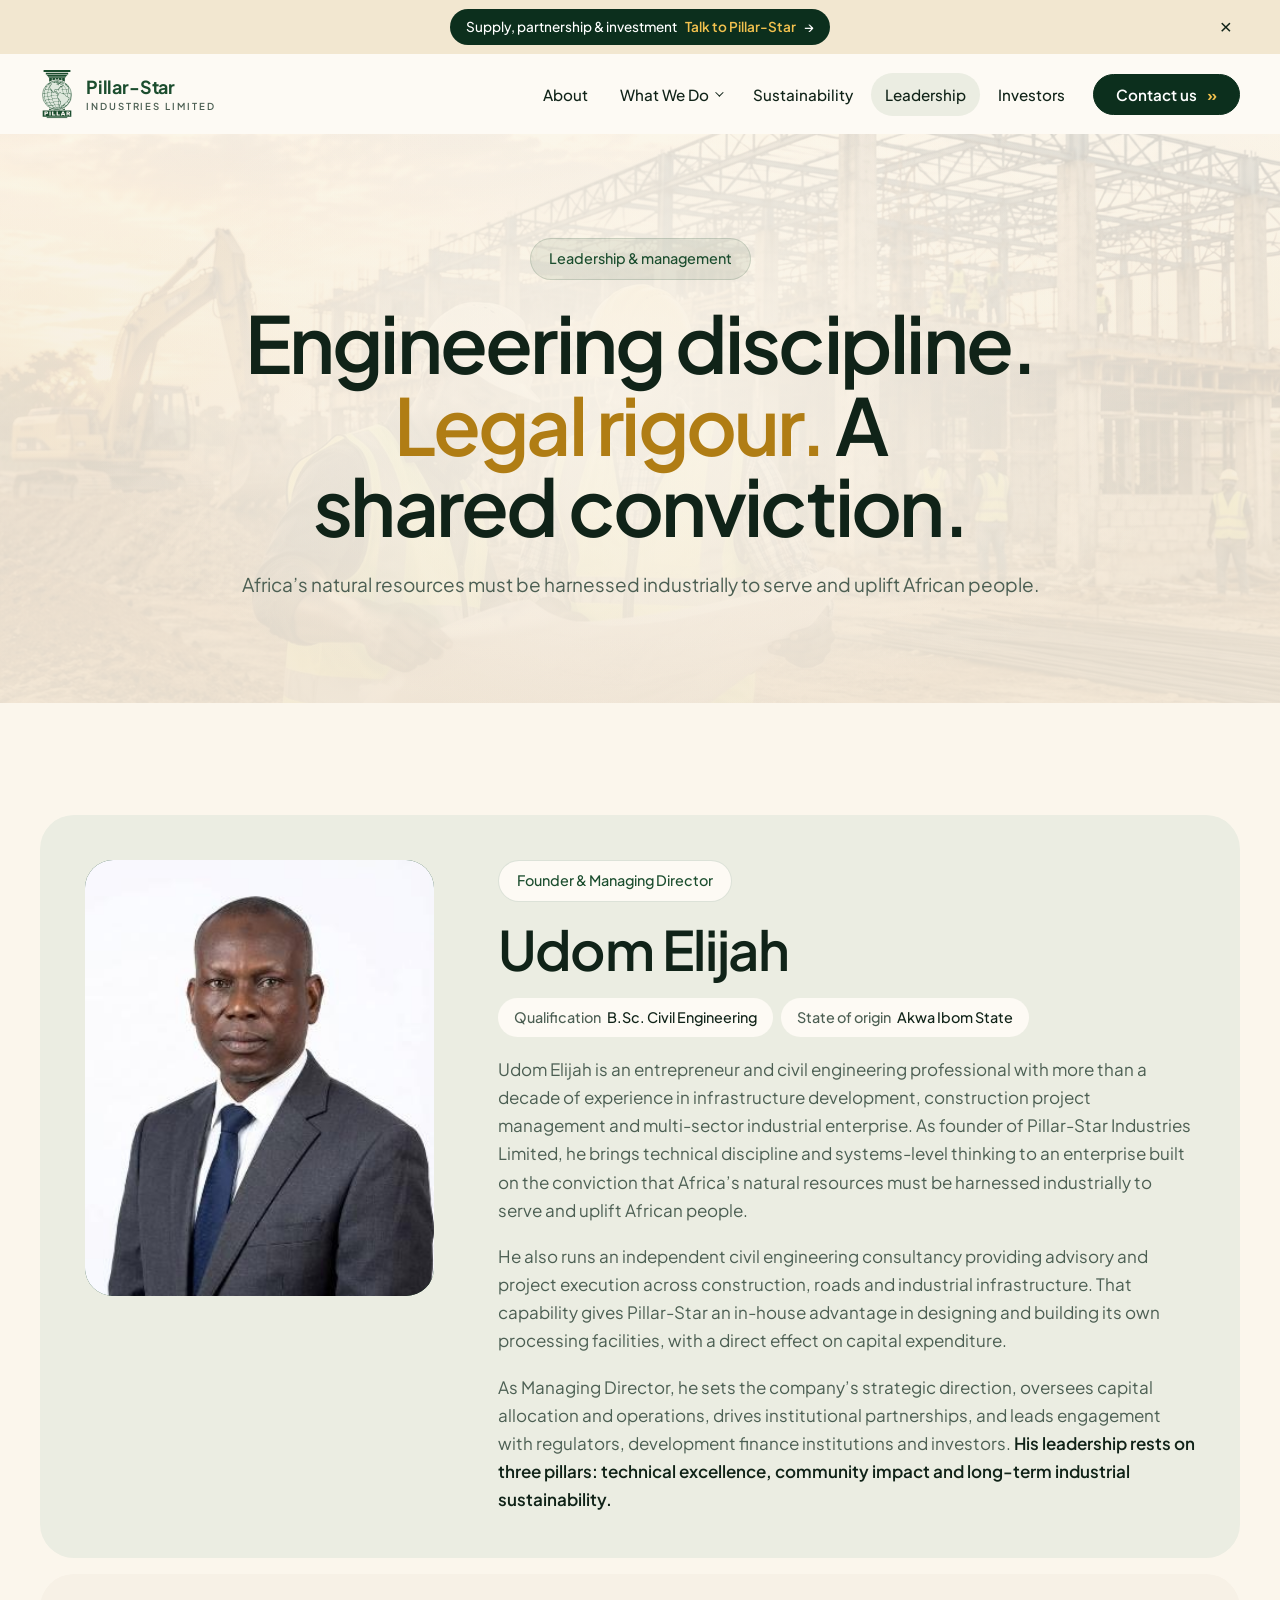
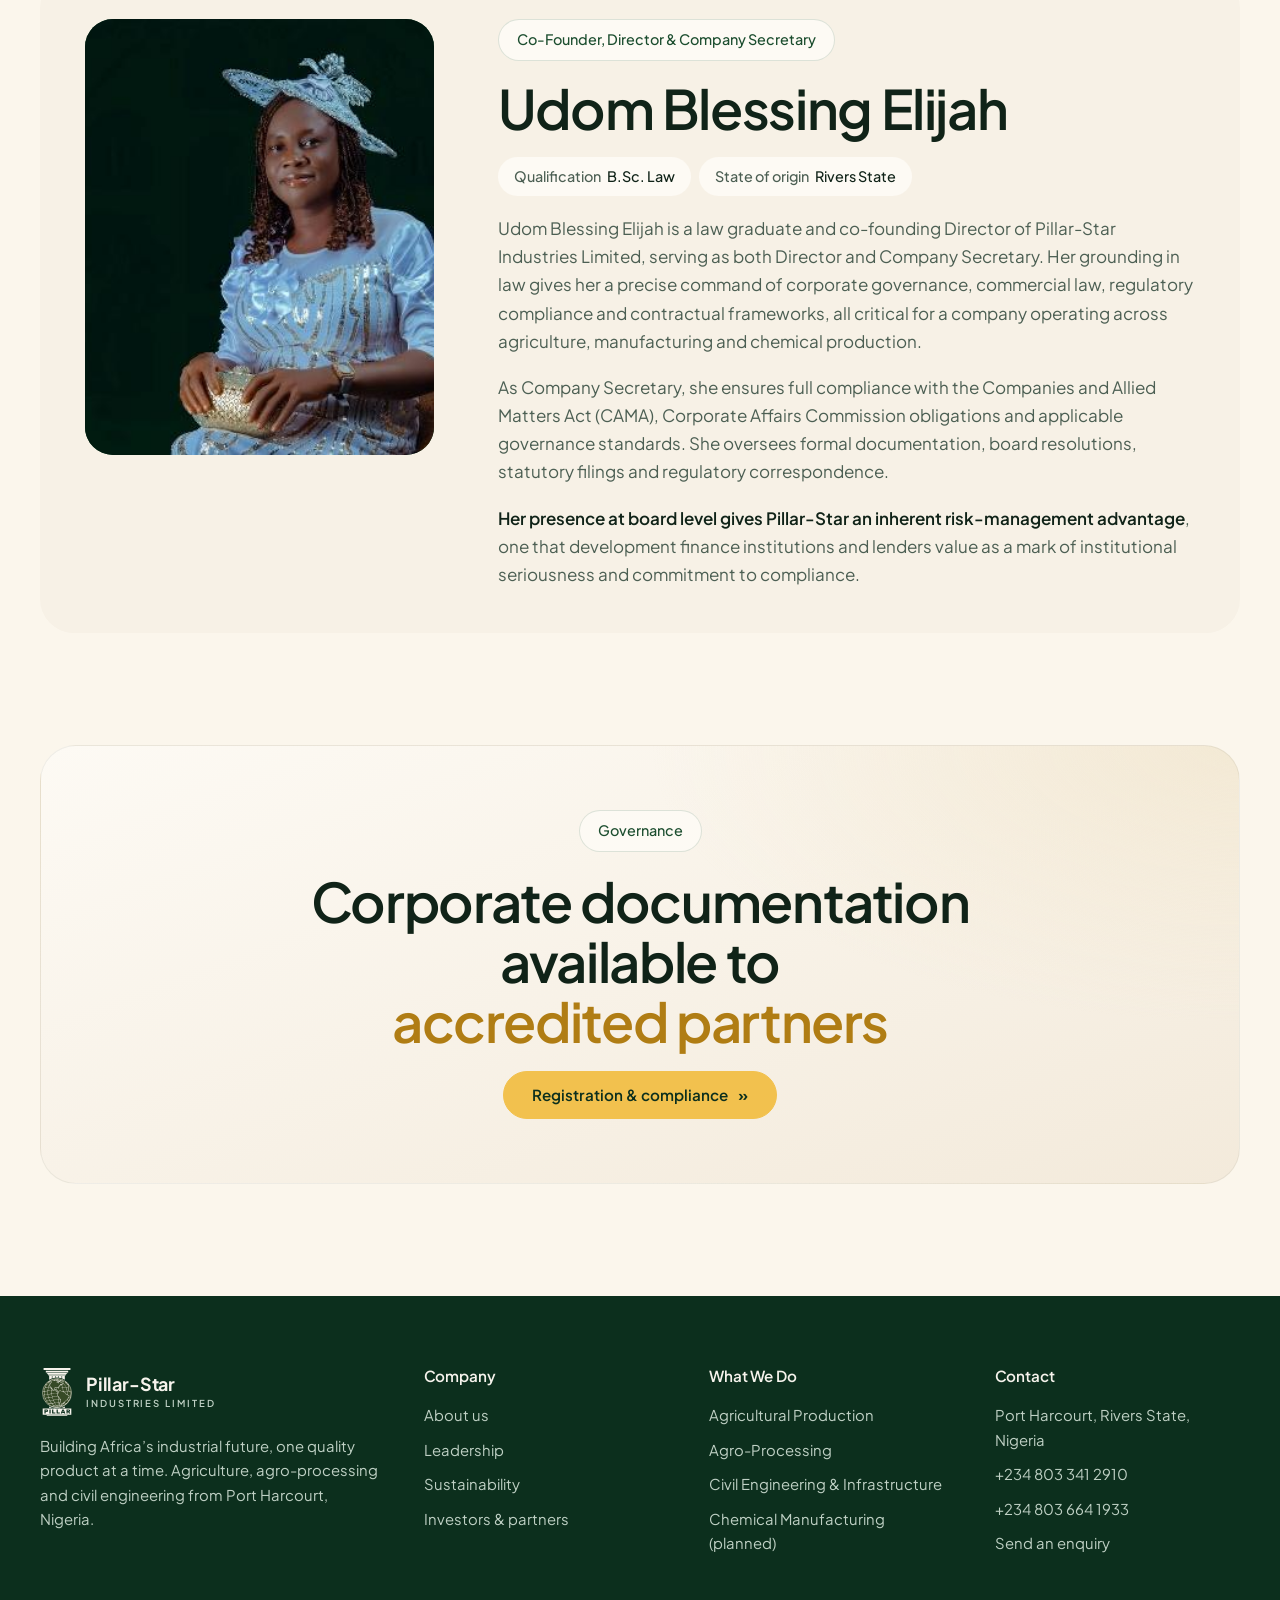
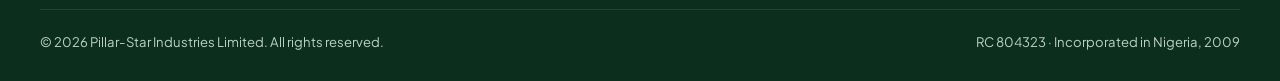
<file: leadership.html>
<!doctype html>
<html lang="en-NG">
<head>
<meta charset="utf-8">
<meta name="viewport" content="width=device-width, initial-scale=1, viewport-fit=cover">
<meta name="claude:viewport-fit-sides" content="cover">
<title>Leadership | Pillar-Star Industries</title>
<meta name="description" content="The founders and directors of Pillar-Star Industries Limited: Udom Elijah, Founder and Managing Director, and Udom Blessing Elijah, Co-Founder, Director and Company Secretary.">
<meta name="theme-color" content="#12361f">
<meta property="og:title" content="Leadership | Pillar-Star Industries"><meta property="og:description" content="The founders and directors of Pillar-Star Industries Limited: Udom Elijah, Founder and Managing Director, and Udom Blessing Elijah, Co-Founder, Director and Company Secretary."><meta property="og:type" content="website"><meta property="og:url" content="https://pillarstarindustries.com/leadership.html"><meta property="og:image" content="https://pillarstarindustries.com/images/og-card.png"><meta name="twitter:card" content="summary_large_image">
<link rel="canonical" href="https://pillarstarindustries.com/leadership.html">
<link rel="icon" href="favicon.svg" type="image/svg+xml">
<link rel="preconnect" href="https://fonts.googleapis.com"><link rel="preconnect" href="https://fonts.gstatic.com" crossorigin><link rel="stylesheet" href="https://fonts.googleapis.com/css2?family=Plus+Jakarta+Sans:wght@400;500;600;700&display=swap">
<link rel="stylesheet" href="styles.css">
</head>
<body>
<svg width="0" height="0" style="position:absolute" aria-hidden="true"><symbol id="ps-mark" viewBox="0 0 760 1078.8"><path fill="currentColor" d="M80 0H680V46H80ZM130 60H630V98H130ZM145 110H615Q588 124 580 150H180Q172 124 145 110ZM192 162H568V176H192ZM205.0 176H265.4V233.5A346 346 0 0 0 205.0 261.5ZM205.0 858.5A346 346 0 0 0 265.4 886.5V893H205.0ZM277.4 176H337.8V216.6A346 346 0 0 0 277.4 229.6ZM277.4 890.4A346 346 0 0 0 337.8 903.4V893H277.4ZM349.8 176H410.2V215.3A346 346 0 0 0 349.8 215.3ZM422.2 176H482.6V229.6A346 346 0 0 0 422.2 216.6ZM422.2 903.4A346 346 0 0 0 482.6 890.4V893H422.2ZM494.6 176H555.0V261.5A346 346 0 0 0 494.6 233.5ZM494.6 886.5A346 346 0 0 0 555.0 858.5V893H494.6ZM150 1054.8H610V1078.8H150Z"/><path fill="currentColor" fill-rule="evenodd" d="M60.0 905H700.0V1042.8H60.0ZM99.0 971.6L99.0 924.9L122.8 925.0C150.0 925.0 156.0 925.7 164.2 929.7C174.3 934.7 178.3 942.0 178.2 955.3C178.1 967.7 172.9 975.9 162.2 980.7C157.4 982.9 155.0 983.3 142.8 984.0C135.1 984.4 128.3 984.6 127.7 984.5C126.9 984.4 126.6 988.7 126.4 1001.3L126.1 1018.3L112.6 1018.3L99.0 1018.3L99.0 971.6ZM210.9 1017.2C210.7 1016.6 210.6 995.7 210.7 970.7L210.9 925.4L224.5 925.4L238.1 925.4L238.1 971.6L238.1 1017.9L224.7 1018.1C214.5 1018.3 211.2 1018.1 210.9 1017.2ZM270.3 971.6L270.3 924.9L284.1 925.1L298.0 925.4L298.1 960.3L298.2 995.2L320.7 995.7L343.3 996.1L343.5 1007.2L343.8 1018.3L307.1 1018.3L270.3 1018.3L270.3 971.6ZM370.9 971.6L370.9 924.9L384.5 924.9L398.1 924.9L398.1 960.3L398.1 995.7L420.8 995.7L443.5 995.7L443.5 1007.0L443.5 1018.3L407.2 1018.3L370.9 1018.3L370.9 971.6ZM464.3 1018.0C464.3 1017.5 478.2 982.0 487.8 958.0C493.4 944.1 498.6 930.9 499.5 928.8L501.0 924.9L515.4 925.2L529.8 925.4L542.4 956.7C555.0 987.8 565.8 1016.0 565.8 1017.5C565.8 1018.0 559.4 1018.3 551.5 1018.3L537.1 1018.3L534.8 1010.8L532.5 1003.4L515.2 1003.1L498.0 1002.9L495.5 1010.6L492.9 1018.3L478.6 1018.3C470.7 1018.3 464.3 1018.2 464.3 1018.0ZM592.1 971.7L592.1 924.9L611.4 925.0C649.3 925.0 662.1 928.4 668.8 940.5C671.2 944.9 671.4 946.1 671.4 954.0C671.4 964.0 669.9 967.7 663.7 973.4C660.3 976.4 658.1 977.7 652.5 979.7C651.0 980.2 651.3 980.6 654.6 982.2C656.7 983.3 659.6 985.6 661.1 987.4C663.5 990.2 677.6 1013.8 678.9 1017.2C679.3 1018.1 676.1 1018.3 663.6 1018.1L647.9 1017.9L642.7 1008.8C639.8 1003.8 636.0 997.0 634.2 993.7C629.9 985.7 627.8 983.8 622.8 983.6L618.9 983.4L618.4 1000.6L618.0 1017.9L605.0 1018.1L592.1 1018.4L592.1 971.7ZM524.7 979.1C521.1 967.3 515.6 951.2 515.1 951.2C514.8 951.2 512.2 958.4 509.5 967.1L504.4 983.0L515.1 983.0L525.9 983.0L524.7 979.1ZM145.0 964.4C151.8 961.6 153.6 952.9 148.4 947.7C146.2 945.5 145.4 945.3 136.1 945.0L126.2 944.7L126.2 955.2L126.2 965.7L133.9 965.7C138.6 965.7 142.9 965.2 145.0 964.4ZM641.3 963.6C644.6 961.4 646.2 955.8 644.5 952.3C642.5 948.1 638.2 946.7 627.7 946.7L618.4 946.7L618.4 956.3L618.4 965.9L628.6 965.6C636.6 965.3 639.4 964.9 641.3 963.6Z"/><circle cx="380" cy="560" r="330" style="fill:var(--ps-globe, transparent)"/><circle cx="380" cy="560" r="325.5" fill="none" stroke="currentColor" stroke-width="9"/><path fill="currentColor" d="M345.9 882.5C298.4 877.3 250.5 860.9 210.2 835.9C205.1 832.8 200.4 829.6 199.7 828.9C199.0 828.2 199.7 828.4 201.4 829.5C217.0 839.2 248.4 855.0 252.1 855.0C253.9 855.0 268.0 850.4 268.0 849.7C268.0 849.5 264.9 847.7 261.2 845.9C243.7 837.3 224.9 824.8 208.6 811.0L200.5 804.1L187.3 807.1C174.3 810.1 174.2 810.1 172.1 808.4C170.9 807.5 169.9 806.4 169.9 806.1C169.9 805.7 175.4 804.1 182.2 802.5C188.9 800.9 194.4 799.3 194.4 799.0C194.4 798.7 191.6 795.7 188.2 792.4C177.0 781.4 157.8 758.0 149.7 745.6L148.3 743.5L133.1 746.8L118.0 750.1L116.4 748.1C115.5 746.9 114.8 745.8 114.8 745.5C114.8 745.3 121.4 743.6 129.4 741.8C137.4 740.0 144.1 738.4 144.3 738.2C144.4 738.1 142.4 734.2 139.7 729.7C134.4 720.9 119.5 690.9 117.0 684.1C116.2 681.8 115.2 679.7 114.8 679.5C114.4 679.3 107.1 680.8 98.5 683.0C84.0 686.6 82.7 686.8 81.7 685.4C79.2 682.0 79.1 682.1 103.4 675.8C108.5 674.6 112.7 673.4 112.8 673.4C112.9 673.3 112.2 671.3 111.3 668.9C107.2 658.0 100.1 628.7 97.7 612.6C97.0 608.1 96.3 604.3 96.2 604.1C96.0 604.0 88.6 605.6 79.7 607.7C60.6 612.3 60.8 612.3 60.3 609.4C59.7 606.6 59.7 606.6 79.2 601.9C87.4 599.9 94.5 598.0 94.8 597.7C95.1 597.4 94.8 591.5 94.1 584.5C93.3 576.0 92.9 564.1 93.1 548.6L93.3 525.4L91.1 525.7C88.0 526.1 60.7 532.0 59.2 532.5C58.2 532.9 57.9 532.4 57.9 530.0L57.9 526.9L64.2 525.5C67.7 524.7 75.8 523.0 82.2 521.7C93.8 519.3 93.8 519.3 94.2 516.7C94.4 515.2 95.2 508.7 96.0 502.2C97.5 490.0 102.3 465.1 105.1 454.7L106.8 448.8L105.0 448.8C103.0 448.8 83.2 454.1 77.1 456.3C73.8 457.4 73.5 457.4 74.0 456.2C74.3 455.4 74.8 453.9 75.0 452.7C75.6 450.4 76.7 450.0 96.8 444.8L109.1 441.7L112.1 432.8C117.4 416.8 126.0 397.7 135.2 381.4C138.3 375.9 140.5 371.2 140.2 371.1C139.8 371.0 133.4 372.8 126.1 375.3C118.8 377.7 112.6 379.6 112.5 379.4C112.3 379.2 113.3 377.5 114.6 375.7C117.2 372.2 121.3 370.5 141.9 364.4C146.5 363.0 146.9 362.7 151.5 355.5C159.2 343.6 174.2 324.5 175.9 324.6C176.2 324.6 177.4 325.3 178.6 326.2L180.6 327.8L176.7 332.2C168.7 341.2 156.3 358.4 157.1 359.3C157.4 359.6 165.8 358.0 175.8 355.8C192.9 352.0 223.1 346.1 229.0 345.4C231.4 345.1 231.7 345.4 231.9 347.9C232.2 350.6 232.1 350.7 228.0 351.2C220.9 352.2 219.1 352.6 218.3 353.7C215.1 357.9 201.9 392.6 196.6 410.9C194.4 418.5 192.4 425.5 192.1 426.4C191.6 427.9 191.9 428.0 195.4 427.5C202.7 426.3 219.4 424.3 222.1 424.3C224.4 424.3 224.9 424.7 225.3 426.7C225.6 428.1 225.7 429.2 225.6 429.3C225.6 429.4 218.2 430.3 209.3 431.3C200.4 432.3 192.5 433.3 191.7 433.6C190.7 433.9 189.6 437.6 187.6 448.2C183.6 468.6 178.7 505.2 179.7 506.2C179.9 506.4 189.1 505.6 200.2 504.4C211.2 503.3 227.5 501.7 236.4 500.9C245.4 500.2 253.5 499.4 254.5 499.2C256.2 498.8 256.4 497.8 257.5 483.2C258.4 472.1 259.1 467.6 259.9 467.5C260.5 467.5 261.5 467.4 262.3 467.3C263.0 467.3 263.6 466.4 263.6 465.2C263.5 463.5 263.4 463.4 262.6 464.8C260.9 467.8 255.6 466.8 250.4 462.6C247.9 460.6 245.1 458.4 244.2 457.7C243.3 457.1 240.4 453.8 237.7 450.5C233.3 445.2 232.3 443.0 228.2 431.1C225.6 423.8 222.1 414.7 220.4 411.0C209.6 387.5 211.7 367.0 226.0 356.5C228.8 354.4 231.7 352.5 232.3 352.3C233.0 352.1 233.4 349.6 233.5 344.9C233.7 334.1 238.6 324.7 246.9 319.1C253.7 314.5 255.7 310.5 252.6 307.9C251.5 306.9 250.0 307.0 244.5 308.3C237.9 309.9 213.2 317.3 208.0 319.3C202.3 321.5 186.3 325.4 183.2 325.4C179.0 325.4 176.9 323.3 176.9 319.1C176.9 311.8 190.2 300.9 205.7 295.5C213.8 292.7 217.6 290.0 220.5 284.9C225.5 276.1 232.0 273.0 259.2 266.6C281.6 261.4 290.7 262.1 304.5 270.1C307.8 272.0 311.8 273.8 313.5 274.2C315.2 274.6 317.6 275.4 318.9 276.1C322.6 277.9 325.9 277.5 329.2 274.8L332.2 272.3L327.3 271.8C321.4 271.2 313.7 268.0 312.5 265.7C310.0 261.1 315.8 256.3 324.0 256.3C331.2 256.2 333.6 260.7 327.5 262.9C325.3 263.7 325.0 264.0 326.3 264.1C328.8 264.2 333.7 262.4 335.6 260.8C338.1 258.6 344.4 259.1 348.3 261.8C350.1 263.1 352.6 264.1 353.7 264.1C355.7 264.1 355.7 264.1 354.3 262.5C350.8 258.6 354.6 256.3 365.4 255.6C369.8 255.4 374.5 254.6 375.8 254.0C377.1 253.3 380.8 252.8 384.1 252.7C390.8 252.7 393.4 251.8 391.6 250.0C387.9 246.3 392.2 242.7 400.8 242.5C404.5 242.4 408.5 242.1 409.7 241.8C411.9 241.3 411.9 241.2 410.3 240.0C407.7 238.1 409.0 237.7 415.3 238.4C420.9 239.0 421.1 239.1 421.1 241.4C421.1 246.2 413.1 251.0 405.2 251.0C402.6 251.0 402.1 251.3 402.5 252.6C403.6 257.1 394.4 261.9 386.3 261.0C383.5 260.6 381.4 260.9 379.6 261.9C378.1 262.6 374.8 263.3 372.2 263.3C368.3 263.3 367.7 263.5 368.5 264.5C369.1 265.1 369.3 266.3 369.0 267.0C368.6 268.2 369.2 268.3 373.2 267.9C376.6 267.6 378.7 267.8 380.6 268.8C383.0 270.1 383.4 270.1 384.4 268.9C385.1 268.0 386.7 267.6 388.7 267.8C391.1 268.0 392.2 267.6 393.4 266.1C395.3 263.7 401.9 263.3 403.6 265.4C404.6 266.6 405.2 266.4 408.3 264.1C413.7 260.2 419.3 260.6 421.6 265.1C423.3 268.4 422.1 271.5 418.6 272.7C415.3 273.9 413.5 273.3 412.8 271.1C412.5 270.1 411.8 269.7 411.0 270.0C410.3 270.2 408.6 270.0 407.2 269.6C405.5 268.9 404.4 269.0 403.7 269.6C403.2 270.2 400.9 270.9 398.6 271.1L394.4 271.7L399.4 273.1C402.1 274.0 405.2 274.6 406.2 274.6C407.1 274.6 410.8 275.8 414.3 277.2C417.8 278.5 422.3 280.0 424.3 280.3C431.7 281.5 447.8 291.4 448.8 295.3C449.3 297.1 449.3 297.0 451.9 294.7L454.5 292.2L452.8 288.9C451.8 287.1 449.4 283.4 447.5 280.8C437.9 267.8 436.9 265.2 440.7 261.7C443.7 258.8 446.3 259.3 455.8 264.3C472.4 272.9 478.7 278.1 502.0 302.5C506.3 306.9 511.0 311.4 512.4 312.4L515.0 314.3L514.4 304.7C513.4 291.0 511.9 288.1 502.4 281.6C493.9 275.8 489.5 269.0 488.8 260.5C488.5 257.7 488.5 255.4 488.7 255.4C488.9 255.4 490.9 256.0 493.0 256.7C496.6 257.9 497.0 258.4 498.0 262.1C499.2 266.6 503.9 271.7 511.8 277.3C517.1 281.1 521.3 287.2 522.6 293.1C523.9 298.9 523.8 317.7 522.6 320.5C521.3 323.2 517.5 324.9 514.1 324.1C510.5 323.4 496.1 311.2 490.6 304.3C481.2 292.6 458.9 273.8 454.5 273.8C453.9 273.8 455.0 275.8 456.9 278.4C463.9 287.7 465.2 293.8 461.5 299.0C458.8 302.8 453.4 304.4 450.9 302.2C449.9 301.3 449.2 300.0 449.2 299.3C449.2 298.3 448.7 298.4 447.3 299.9C446.3 301.0 445.6 302.0 445.8 302.1C445.9 302.1 448.3 303.3 450.9 304.6C453.5 305.9 459.4 310.2 464.0 314.1C476.6 325.0 481.5 327.9 494.4 332.4C513.1 339.0 524.4 347.2 524.4 354.0C524.4 358.6 522.8 360.7 517.3 363.0C513.5 364.7 511.6 364.9 506.6 364.6C498.9 364.0 497.5 364.4 496.9 367.5C496.2 370.4 494.8 371.7 491.4 372.6C490.0 373.0 489.1 373.8 489.2 374.6C489.5 376.2 483.2 382.7 479.6 384.6C477.7 385.6 475.2 385.9 472.0 385.8C461.4 385.2 456.5 385.5 454.0 386.9C449.5 389.2 444.8 394.6 443.9 398.4C442.2 404.8 440.2 408.5 436.3 412.1C432.8 415.4 421.3 421.7 418.9 421.7C418.3 421.7 416.8 422.7 415.5 423.9L413.1 426.2L418.3 431.7C422.8 436.3 423.7 437.8 424.2 441.3C425.1 447.2 423.5 452.0 420.0 454.1C416.0 456.5 413.9 456.3 405.0 452.3C395.8 448.3 394.2 446.8 389.1 439.1C387.1 435.9 384.6 433.0 383.6 432.7C382.4 432.3 379.0 433.3 374.1 435.3C362.4 440.2 361.3 440.4 353.8 439.2C341.9 437.4 334.4 440.5 328.4 449.8C322.3 459.2 321.8 467.9 327.2 473.7C330.1 476.8 332.7 477.7 338.9 477.7L344.2 477.7L349.4 472.4C357.3 464.4 365.6 461.7 372.0 465.0C377.3 467.7 377.7 473.1 373.5 482.7L370.5 489.5L377.2 490.0C388.4 490.8 393.4 495.0 395.0 505.0C397.5 520.5 397.8 520.7 413.3 522.9L417.2 523.4L423.2 516.7C430.4 508.7 434.1 506.6 441.1 506.6C444.7 506.6 446.5 506.2 446.8 505.4C447.0 504.8 448.7 503.6 450.5 502.7C454.9 500.6 458.4 501.5 465.0 506.3C473.4 512.5 475.4 512.9 490.9 512.2C504.2 511.6 504.3 511.6 509.0 514.0C514.4 516.6 518.1 520.5 518.9 524.2C519.3 526.3 519.8 526.7 521.9 526.7C526.1 526.7 530.6 529.1 535.9 534.2C538.7 536.8 541.1 539.0 541.3 539.0C541.4 539.0 545.8 539.8 551.0 540.7C572.4 544.7 579.1 551.3 581.7 571.0C582.5 576.9 583.4 580.8 584.4 581.9C586.1 583.8 592.0 585.4 597.3 585.4C604.0 585.4 609.3 587.6 616.2 593.3C624.1 599.7 624.2 599.7 631.2 601.6C638.5 603.5 642.7 605.7 647.6 610.1C661.4 622.9 660.2 638.5 644.0 657.2C636.2 666.3 634.7 669.1 631.7 680.4C626.4 700.9 618.3 710.8 602.7 716.1C589.1 720.7 585.3 723.8 579.8 734.5C574.7 744.4 568.0 751.7 557.3 758.9C547.8 765.2 547.9 765.1 551.0 764.3C554.0 763.6 554.1 763.1 547.9 772.4L543.7 778.7L546.1 779.2C547.4 779.5 553.3 780.5 559.2 781.5C569.7 783.2 583.7 786.5 588.8 788.5C591.4 789.5 591.5 789.4 603.2 777.4C609.7 770.7 618.0 761.5 621.7 756.9C628.7 748.3 641.7 730.1 641.7 728.9C641.7 727.8 621.3 724.0 602.1 721.5C599.8 721.2 598.0 720.6 598.0 720.2C598.0 719.9 599.8 718.8 602.1 717.8L606.3 716.1L618.1 718.1C624.6 719.1 633.5 720.8 637.8 721.8C642.1 722.7 645.7 723.5 645.8 723.4C652.5 715.7 676.9 660.6 674.6 658.3C674.3 658.0 668.4 657.5 661.5 657.2C654.5 656.9 648.6 656.4 648.3 656.1C648.0 655.8 648.4 654.5 649.3 653.2L650.8 650.8L664.0 651.5L677.3 652.1L680.5 638.2C687.4 609.2 689.5 589.3 688.7 560.3L688.2 540.9L691.0 540.5C692.5 540.3 693.9 540.2 694.1 540.3C694.2 540.4 694.7 547.7 695.2 556.5C696.6 583.0 694.2 608.4 687.6 637.0C685.9 644.4 684.3 650.9 684.0 651.5C683.8 652.2 685.0 652.8 687.1 653.1C690.6 653.7 690.6 653.7 689.7 656.4C688.8 658.9 688.5 659.1 685.5 658.6L682.2 658.1L679.4 666.6C673.8 683.2 664.3 703.9 654.5 721.2L652.2 725.2L654.8 726.3C657.9 727.6 658.0 727.9 656.2 730.4C655.0 732.0 654.4 732.2 652.0 731.5C650.5 731.1 649.1 730.7 649.0 730.7C648.9 730.7 645.9 734.7 642.4 739.7C632.2 754.1 620.8 767.9 608.9 780.4C602.7 786.8 597.9 792.1 598.1 792.3C598.2 792.4 599.7 793.1 601.2 793.8L604.1 795.2L601.5 797.0C599.1 798.8 598.8 798.9 595.8 797.6C592.1 796.1 592.9 795.7 584.4 803.0C574.6 811.4 557.1 824.1 545.8 830.9C531.8 839.4 532.4 838.8 535.8 840.6C538.0 841.7 539.1 841.8 540.7 841.1C541.9 840.6 542.8 840.3 542.8 840.5C542.8 841.4 520.0 852.9 508.1 858.0C477.9 870.9 446.2 879.1 413.8 882.5C398.0 884.2 361.3 884.2 345.9 882.5ZM364.0 879.9C363.8 879.6 358.9 878.4 353.2 877.2C329.1 872.3 306.8 865.8 287.3 857.9L277.3 853.9L268.7 855.9C264.0 857.0 260.1 858.2 260.1 858.6C260.1 860.0 291.3 869.5 308.7 873.2C328.8 877.6 366.2 882.1 364.0 879.9ZM426.3 872.7C433.7 869.5 442.9 865.1 446.7 862.9C452.4 859.6 454.3 859.0 457.1 859.2C459.0 859.4 460.5 859.9 460.5 860.2C460.5 861.3 453.1 865.8 441.7 871.5C435.9 874.5 431.9 876.8 432.7 876.9C435.1 876.9 459.4 871.9 468.8 869.4C480.3 866.4 501.9 859.1 511.3 855.0C526.9 848.3 532.3 845.8 532.3 845.2C532.3 843.6 518.6 839.0 507.8 837.2C492.8 834.6 494.7 834.2 486.5 841.3C482.6 844.7 477.3 848.9 474.8 850.6C472.3 852.3 470.2 854.1 470.2 854.6C470.2 855.2 469.4 856.3 468.4 857.2C465.8 859.5 453.1 858.6 446.3 855.6C440.6 853.0 433.3 846.6 430.3 841.4C421.7 826.8 426.2 797.8 439.2 783.9L443.1 779.7L442.5 774.2C442.0 769.2 442.2 768.1 444.8 762.6C452.2 746.8 458.8 723.7 458.8 713.4C458.8 704.4 455.7 700.1 442.1 690.2C430.0 681.4 427.6 677.8 421.5 660.2C420.3 656.7 418.2 654.1 410.6 646.7C392.6 629.0 388.9 621.9 391.9 610.3L393.2 604.8L390.1 600.2C383.2 590.2 387.4 577.0 402.7 560.6C410.6 552.1 411.4 549.6 407.5 546.0C405.5 544.0 405.1 544.0 402.5 545.1C391.4 549.7 382.2 544.8 369.0 527.2L363.7 520.2L357.7 519.5C349.6 518.6 343.6 515.7 336.8 509.3C333.6 506.4 330.3 503.9 329.5 503.8C328.6 503.8 323.0 503.7 317.0 503.6C306.5 503.5 305.8 503.4 300.0 500.7C295.1 498.3 294.2 498.1 295.5 499.6C296.4 500.6 297.0 501.4 296.8 501.4C296.6 501.5 288.9 502.2 279.8 503.0L263.1 504.4L262.9 525.0C262.7 541.9 263.8 571.0 264.7 571.9C264.8 572.0 270.2 571.6 276.7 570.9C299.2 568.6 366.7 563.2 386.3 562.1C396.8 561.5 397.5 561.6 397.5 563.1C397.5 566.7 395.0 567.9 387.5 567.9C375.3 567.9 327.0 571.8 271.2 577.2C268.0 577.5 265.3 578.1 265.3 578.5C265.3 581.4 269.4 607.4 271.5 618.2C275.6 638.5 277.5 644.9 279.6 644.9C280.6 644.9 289.6 643.9 299.5 642.7C314.9 640.9 391.7 633.5 395.8 633.5C396.5 633.5 397.7 634.7 398.6 636.2C399.4 637.6 399.9 638.8 399.6 638.8C391.5 638.8 297.0 648.4 282.7 650.6L279.5 651.2L281.6 658.8C284.4 669.2 291.8 690.2 297.2 703.5L301.7 714.5L306.5 714.4C309.1 714.3 320.1 713.4 331.0 712.4C348.6 710.8 369.6 709.2 395.4 707.5L404.2 706.9L404.8 688.4C405.1 678.3 405.4 664.4 405.4 657.5C405.4 650.6 405.7 644.9 406.1 644.9C406.5 644.9 407.9 646.1 409.2 647.4L411.7 650.0L411.4 672.6C411.3 685.1 411.2 697.8 411.1 700.9L411.1 706.6L421.5 706.3C427.2 706.1 437.1 705.7 443.4 705.4C455.5 704.7 457.0 705.1 457.0 708.4C457.0 710.3 456.8 710.3 442.8 710.9C435.0 711.2 424.6 711.7 419.7 712.0L410.9 712.5L410.3 731.0C410.0 741.2 409.5 754.8 409.2 761.2L408.6 772.8L424.7 772.6L440.8 772.3L441.1 775.1L441.4 778.0L427.9 778.0C408.0 778.0 409.2 777.4 408.6 786.6C408.3 790.7 407.8 802.2 407.5 812.0L406.9 829.9L415.3 829.4C420.0 829.2 423.9 829.2 424.1 829.5C424.3 829.8 424.6 831.1 424.9 832.3L425.5 834.6L415.9 835.3L406.3 835.9L406.3 844.8C406.3 849.7 406.0 858.2 405.8 863.7L405.3 873.8L411.7 867.0C415.2 863.3 418.3 860.2 418.6 860.2C420.4 860.3 417.5 866.0 412.7 871.8C409.6 875.5 407.1 878.8 407.1 879.1C407.1 880.3 413.4 878.2 426.3 872.7ZM391.3 874.5C390.1 873.1 386.8 869.5 384.1 866.5C381.3 863.4 375.3 856.1 370.7 850.2C365.0 842.9 361.9 839.5 360.9 839.7C360.1 839.9 352.2 840.9 343.5 841.9C334.7 843.0 327.5 844.1 327.5 844.4C327.5 845.6 345.6 856.5 357.7 862.5C367.7 867.5 389.9 876.5 393.1 876.8C393.3 876.9 392.5 875.8 391.3 874.5ZM367.5 873.7C367.2 873.4 364.1 871.9 360.6 870.4C351.5 866.4 337.3 858.4 326.8 851.4L317.9 845.4L303.6 848.1C295.8 849.5 289.1 851.1 288.7 851.5C287.9 852.2 296.7 855.8 309.9 860.2C327.5 866.1 369.8 876.0 367.5 873.7ZM399.6 861.4C400.6 840.4 400.4 835.5 398.6 836.0C397.8 836.3 391.1 837.0 383.7 837.5C376.4 838.1 370.4 838.9 370.4 839.1C370.4 840.0 381.4 853.9 388.6 862.3C392.3 866.6 395.9 870.8 396.6 871.7C397.4 872.6 398.2 873.3 398.5 873.3C398.8 873.4 399.2 868.0 399.6 861.4ZM456.6 845.3C451.9 838.4 452.6 835.8 461.7 824.9C465.7 820.1 468.2 816.1 469.8 811.8C474.2 800.4 478.0 797.1 488.9 795.0C498.9 793.1 501.7 791.3 501.7 786.6C501.7 783.0 505.3 780.8 512.3 780.2C521.7 779.2 525.5 777.3 529.2 771.5C533.6 764.7 536.7 761.8 547.2 754.8C560.9 745.6 566.6 739.9 571.5 730.4C577.8 718.0 584.2 712.9 598.9 707.9C606.5 705.4 609.7 703.2 613.9 698.0C618.3 692.4 620.1 688.4 623.3 676.3C626.2 665.4 628.1 661.7 635.1 653.7C649.0 637.7 651.2 627.8 642.9 618.6C638.7 614.0 635.1 611.9 627.7 609.8C619.6 607.6 617.3 606.3 611.5 601.2C605.1 595.4 604.2 595.0 594.9 594.1C578.6 592.6 574.2 588.2 572.5 572.0C570.9 556.9 566.6 552.7 549.3 549.6C536.9 547.4 536.0 547.0 529.2 540.7L523.5 535.4L518.3 536.0C514.2 536.5 512.6 536.3 510.9 535.1C508.5 533.6 507.9 529.7 509.7 527.8C511.2 526.3 506.2 521.8 502.0 521.0C500.1 520.6 494.7 520.7 489.9 521.3C476.2 522.7 469.3 521.0 459.7 513.7L454.8 510.0L452.6 512.6C449.5 516.3 446.7 517.2 443.1 515.7C439.3 514.1 435.3 515.9 431.4 520.9C423.3 531.1 419.4 533.3 412.3 531.9C410.2 531.5 406.9 531.2 404.9 531.2C402.5 531.1 399.8 530.2 396.6 528.3C390.6 524.6 387.4 518.8 386.2 509.2C385.0 500.0 383.5 498.7 373.1 498.7C366.6 498.7 365.0 498.4 363.0 496.9C359.9 494.4 360.1 491.8 364.2 481.6C366.1 476.9 367.5 472.7 367.2 472.4C366.2 470.7 360.8 473.8 355.9 478.9C349.9 485.2 345.5 487.0 336.7 486.8C327.5 486.7 318.6 480.8 315.6 472.8C313.3 466.9 314.1 456.8 317.4 450.1C324.6 435.3 338.8 427.8 354.4 430.4L360.3 431.4L369.1 427.7C384.4 421.2 389.5 422.3 396.4 433.6C399.7 439.1 400.8 440.0 406.9 443.3C410.6 445.3 413.9 446.8 414.3 446.5C414.7 446.3 415.0 444.9 415.0 443.4C415.0 441.2 414.0 439.8 410.2 436.2C403.9 430.4 402.9 427.2 405.6 421.7C407.4 418.0 408.3 417.4 418.4 412.5C430.0 406.8 433.0 404.2 433.9 398.9C436.6 384.5 452.6 374.1 467.6 376.9C472.6 377.8 473.3 377.7 476.0 376.1C477.6 375.1 478.9 374.0 478.9 373.7C478.9 372.7 475.4 370.8 474.5 371.4C474.0 371.7 469.6 371.9 464.7 371.9C456.5 371.8 455.6 371.7 453.7 369.7C446.2 362.3 471.7 356.1 481.4 363.0C485.2 365.7 487.6 365.4 488.2 362.1C489.2 357.2 496.1 354.6 504.5 356.1C508.6 356.8 510.0 356.7 512.2 355.6C514.8 354.2 514.9 354.1 513.5 352.5C510.0 348.7 500.5 343.6 491.7 340.7C477.6 336.1 471.1 332.3 458.3 321.1C450.0 313.8 442.3 309.1 436.0 307.6C426.6 305.3 422.9 305.8 422.9 309.4C422.9 310.6 422.1 312.7 421.1 314.1L419.4 316.5L421.6 319.8C424.3 323.9 424.3 325.7 421.5 331.9C417.1 341.6 413.3 341.8 397.7 333.4C391.6 330.1 384.7 326.9 382.3 326.3C377.5 325.0 372.5 320.8 371.6 317.2C370.1 311.2 375.2 303.4 382.8 299.9C386.9 298.1 388.7 297.8 398.4 297.8C407.9 297.8 409.7 297.6 412.0 296.1C414.0 294.7 416.5 294.3 424.2 293.9C433.7 293.5 433.8 293.4 431.2 292.1C429.8 291.3 424.8 289.7 420.3 288.6C415.7 287.5 410.6 285.9 408.9 285.0C407.2 284.1 404.6 283.4 403.0 283.4C398.8 283.4 395.8 281.7 395.8 279.3C395.8 278.2 395.3 277.3 394.8 277.3C394.3 277.3 394.0 277.8 394.3 278.6C395.4 281.4 390.2 283.7 387.0 281.7C386.2 281.1 385.3 281.2 384.4 282.0C380.6 285.2 375.9 287.1 372.1 287.1C364.5 286.9 346.5 278.3 344.1 273.7C343.2 272.0 342.9 272.2 339.9 276.6C336.2 281.8 328.7 286.9 324.6 286.9C323.2 286.9 319.1 285.7 315.5 284.3C311.9 282.8 308.1 281.6 307.1 281.6C306.1 281.6 303.1 280.1 300.4 278.2C289.7 270.8 281.4 270.3 258.3 276.0C234.6 281.8 234.3 282.0 225.8 293.2C222.8 297.1 216.3 301.5 211.0 303.0C203.8 305.2 188.1 314.2 189.4 315.4C189.6 315.7 194.5 314.3 200.2 312.4C232.7 301.5 249.8 297.3 255.0 299.1C265.2 302.4 266.2 315.5 256.9 322.4C250.4 327.3 244.8 333.6 243.6 337.3C243.1 339.3 242.6 344.2 242.6 348.2C242.6 354.5 242.3 355.8 240.7 357.5C239.6 358.6 238.3 359.5 237.8 359.5C237.3 359.5 234.8 361.0 232.3 362.7C220.9 370.6 219.7 387.1 229.1 407.9C230.8 411.7 234.1 420.3 236.4 427.0C240.9 439.9 244.2 445.5 250.7 451.0C252.6 452.7 254.4 454.0 254.5 453.9C254.8 453.5 252.4 444.4 250.8 440.3C249.5 436.8 249.5 436.4 250.9 434.3C252.0 432.5 252.9 432.2 255.5 432.4C258.6 432.6 259.0 433.1 263.0 439.6C270.2 451.7 272.3 456.4 272.3 460.3C272.3 468.0 277.8 474.5 293.9 486.1C305.6 494.5 308.5 495.6 319.3 494.8C331.2 494.0 335.0 495.2 342.0 501.9C348.8 508.4 352.6 510.2 360.8 510.9C368.5 511.5 369.4 512.1 375.1 519.7C382.0 529.0 384.8 532.2 388.9 535.1C393.6 538.6 394.2 538.7 399.6 536.3C407.9 532.7 417.0 538.6 419.0 548.8C419.8 553.4 417.2 558.6 410.1 566.0C402.9 573.5 398.1 581.2 396.6 587.2C395.6 591.6 395.6 591.7 398.8 596.4C402.3 601.4 402.4 602.8 400.5 614.5C399.5 620.3 403.3 626.3 415.4 638.4C426.8 649.8 429.5 653.8 432.9 664.6C435.4 672.6 438.3 675.9 452.0 686.4C468.3 699.0 470.7 705.5 466.7 726.4C464.7 736.4 458.2 756.5 454.3 764.1C452.1 768.6 451.8 769.9 452.0 776.1L452.2 783.0L448.0 787.5C436.9 799.4 431.8 823.0 437.8 835.3C441.4 842.9 450.7 849.5 457.7 849.7C459.6 849.7 459.6 849.6 456.6 845.3ZM295.5 844.0C303.7 842.3 310.5 840.8 310.6 840.6C310.8 840.4 307.9 837.8 304.1 834.8C292.9 825.7 278.6 812.8 268.4 802.6C261.2 795.3 258.4 793.0 257.1 793.2C256.1 793.4 245.0 795.5 232.5 797.7C220.0 800.0 209.4 802.1 209.1 802.5C207.8 803.6 231.8 821.8 247.8 831.8C255.9 836.9 278.1 847.9 279.4 847.5C280.1 847.3 287.4 845.7 295.5 844.0ZM474.2 843.9C481.9 838.0 485.0 835.4 485.0 834.8C485.0 834.5 481.5 833.9 477.2 833.6L469.3 833.0L470.8 830.4L472.3 827.8L482.1 828.4L491.8 829.0L494.7 826.4C502.4 819.6 531.4 786.2 531.4 784.1C531.4 783.7 529.7 784.3 527.5 785.5C525.0 786.9 521.6 787.9 517.7 788.2L511.7 788.7L509.5 793.2C506.9 798.5 501.0 801.9 492.2 803.3C484.6 804.5 482.4 806.3 478.8 814.7C476.9 819.4 473.7 824.5 469.5 829.8C466.0 834.1 463.2 838.1 463.2 838.5C463.2 839.4 468.7 847.0 469.4 847.1C469.8 847.1 471.9 845.7 474.2 843.9ZM342.6 836.3C350.7 835.2 357.5 834.0 357.7 833.8C358.0 833.5 355.3 828.8 351.7 823.4C345.7 814.0 340.6 805.6 331.9 790.4L328.2 783.9L324.1 784.4C321.9 784.7 317.7 785.2 314.8 785.4C300.5 786.9 269.2 791.3 268.4 792.1C266.8 793.6 292.8 818.3 311.2 832.6C319.8 839.3 320.0 839.4 323.9 838.8C326.1 838.5 334.5 837.4 342.6 836.3ZM541.4 827.0C557.2 816.9 561.2 814.0 575.6 802.6L586.0 794.2L583.0 793.0C578.7 791.2 563.1 787.8 550.5 785.9L539.7 784.3L537.8 786.6C536.7 787.9 533.0 792.4 529.6 796.8C522.1 806.3 501.8 828.7 500.7 828.7C500.3 828.7 499.9 829.1 499.9 829.5C499.9 829.9 503.3 830.8 507.5 831.4C511.7 832.0 517.5 833.2 520.4 834.0C523.4 834.9 526.2 835.6 526.7 835.7C527.2 835.7 533.9 831.8 541.4 827.0ZM384.4 831.7C392.8 830.9 399.9 830.0 400.2 829.7C400.5 829.4 401.1 817.8 401.4 804.0L402.0 778.8L398.6 778.8C389.3 778.8 337.1 782.9 336.3 783.7C335.6 784.4 349.5 808.4 359.7 824.1C363.9 830.5 366.1 833.1 367.3 833.1C368.3 833.1 376.0 832.5 384.4 831.7ZM218.1 794.7C225.0 793.3 236.0 791.2 242.4 790.1C248.7 789.0 254.0 787.8 254.0 787.5C254.0 787.2 251.2 783.6 247.9 779.6C239.5 769.2 227.2 751.9 221.1 741.4C217.7 735.6 215.3 732.5 214.4 732.5C209.7 732.4 157.1 741.4 156.1 742.5C155.5 743.0 165.0 756.2 173.4 766.5C184.9 780.5 201.2 797.2 203.5 797.2C204.5 797.2 211.1 796.1 218.1 794.7ZM283.7 783.7C292.6 782.5 305.4 780.9 312.2 780.1C318.9 779.3 324.5 778.5 324.7 778.4C324.8 778.3 320.8 769.8 315.7 759.7C310.6 749.6 304.7 737.2 302.5 732.3C300.2 727.3 298.1 722.8 297.7 722.3C296.8 721.3 290.1 722.0 251.5 727.2C237.4 729.1 225.3 730.7 224.6 730.7C223.9 730.7 223.3 731.1 223.3 731.5C223.3 734.7 242.5 762.7 255.7 778.8C261.8 786.2 262.5 786.8 264.9 786.3C266.3 786.1 274.8 784.9 283.7 783.7ZM358.6 775.8C367.7 775.0 381.0 774.1 388.1 773.7C395.2 773.4 401.4 772.7 401.8 772.2C402.7 771.3 404.6 713.9 403.7 713.0C403.0 712.2 369.4 714.5 336.2 717.6C326.4 718.6 315.4 719.6 311.9 719.9C308.4 720.2 305.4 720.7 305.2 721.0C304.7 721.8 313.5 740.7 323.6 760.9L332.3 778.1L337.1 777.6C339.8 777.3 349.4 776.5 358.6 775.8ZM540.5 772.6L542.1 769.6L540.2 771.8C537.6 774.9 536.0 777.9 537.6 776.5C538.3 775.9 539.6 774.2 540.5 772.6ZM167.8 734.2C175.5 732.8 188.4 730.6 196.6 729.3C204.8 728.0 211.7 726.8 211.8 726.7C212.0 726.5 210.8 723.7 209.1 720.4C203.7 710.0 195.2 689.7 191.1 677.1L187.2 664.9L183.1 665.5C172.6 667.0 122.8 676.9 122.1 677.6C119.9 679.8 149.4 736.8 152.8 736.8C153.4 736.8 160.2 735.7 167.8 734.2ZM249.6 721.5C261.9 719.9 276.8 717.9 282.7 717.2C288.7 716.5 293.8 715.7 294.0 715.4C294.3 715.2 291.9 708.4 288.8 700.3C283.3 686.3 276.2 665.0 274.0 656.1C273.3 653.2 272.5 651.9 271.6 651.9C269.7 651.9 261.4 653.1 230.8 657.7C196.0 662.9 194.4 663.2 194.4 664.7C194.4 669.6 204.7 696.1 213.7 714.4L219.3 725.6L223.3 725.1C225.5 724.8 237.3 723.2 249.6 721.5ZM146.7 666.4C160.2 663.8 173.8 661.2 176.9 660.7C186.3 659.1 185.7 660.0 183.3 651.2C179.7 637.7 176.0 616.1 173.8 595.2C173.3 589.8 173.2 589.7 170.9 590.1C169.6 590.4 159.0 592.2 147.3 594.1C129.0 597.2 106.8 601.4 103.8 602.4C101.3 603.2 108.9 639.9 116.2 662.7C118.7 670.4 119.5 672.0 120.7 671.7C121.6 671.4 133.2 669.1 146.7 666.4ZM210.6 654.9C231.7 651.6 265.9 646.7 268.4 646.7C271.1 646.7 271.1 646.6 268.0 633.3C265.0 620.9 260.4 594.7 259.5 585.4C259.2 582.0 258.7 579.1 258.4 578.9C257.4 578.4 198.7 585.5 184.4 587.9C181.0 588.5 180.9 588.6 180.6 592.1C180.0 599.8 185.3 632.5 189.8 649.5C192.0 657.9 192.1 658.1 194.3 657.6C195.6 657.4 202.9 656.2 210.6 654.9ZM116.3 593.7C122.4 592.5 136.7 590.0 148.0 588.0C159.4 586.1 169.4 584.3 170.4 584.1C172.1 583.7 172.2 583.2 172.1 548.7C172.1 515.3 172.0 513.6 170.5 513.6C168.9 513.6 120.0 520.7 108.0 522.6C104.6 523.2 101.3 524.1 100.7 524.7C99.4 526.0 99.4 568.6 100.8 583.9C102.1 597.9 100.4 596.8 116.3 593.7ZM607.9 585.9L605.2 585.1L605.3 564.4C605.3 553.1 605.1 540.0 604.7 535.4L603.9 527.0L600.0 526.4C597.8 526.1 579.1 525.9 558.5 525.9L521.1 525.9L520.6 523.9C520.3 522.8 520.1 521.6 520.1 521.3C520.1 520.9 538.8 520.6 561.6 520.6L603.2 520.6L602.8 518.2C602.5 516.9 601.7 512.1 601.0 507.5C597.6 486.7 588.9 454.4 582.7 439.9C581.4 436.7 581.1 436.6 577.2 436.6C568.7 436.7 511.4 440.5 510.9 441.0C510.6 441.3 511.2 445.5 512.2 450.4C515.7 468.1 519.2 498.8 519.2 512.6L519.2 520.1L516.2 517.2L513.3 514.4L512.2 501.1C511.0 485.4 508.5 466.5 505.8 451.9L503.9 441.4L496.0 441.7C491.6 441.8 475.0 442.9 458.9 444.1C422.3 446.8 425.5 446.8 425.5 443.6C425.5 441.2 425.8 441.0 428.4 440.9C433.8 440.9 501.1 435.7 501.5 435.3C502.1 434.7 500.3 426.5 496.7 414.3C495.0 408.5 493.2 402.4 492.7 400.8C492.3 399.2 490.5 394.3 488.9 389.9L485.9 382.0L488.2 379.6L490.6 377.1L493.0 383.2C496.1 390.8 504.4 416.9 507.1 427.3L509.1 435.1L519.2 434.6C537.9 433.6 578.3 431.1 578.5 430.9C579.0 430.5 571.4 414.7 566.1 405.1C557.7 389.9 538.2 361.7 529.2 351.5C524.3 346.0 523.2 344.0 524.4 342.5C526.2 340.3 528.0 341.0 531.3 344.8C553.6 370.7 570.2 396.2 582.5 423.2C586.3 431.8 582.3 431.0 615.0 429.1C627.5 428.4 638.2 428.0 638.8 428.2C639.5 428.4 640.0 429.6 640.0 430.8C640.0 433.6 640.0 433.6 611.5 434.9C599.0 435.4 588.7 435.9 588.6 436.1C588.4 436.2 589.6 439.6 591.0 443.6C598.9 465.0 605.6 491.7 608.5 512.8L609.6 520.3L621.9 520.9C628.7 521.2 637.9 521.5 642.4 521.5C650.0 521.5 650.5 521.6 651.9 523.7C652.7 524.9 653.1 526.2 652.8 526.5C652.4 526.8 642.7 527.0 631.1 526.8C611.7 526.6 610.0 526.7 610.5 528.0C611.4 530.4 612.1 574.0 611.4 580.6L610.6 586.7L607.9 585.9ZM212.8 578.5C228.0 576.6 244.4 574.6 249.4 574.0C257.0 573.1 258.3 572.7 257.9 571.5C257.0 568.5 255.6 537.0 255.8 521.7C255.9 512.9 255.8 505.5 255.5 505.3C255.2 504.9 229.5 507.2 207.1 509.7C200.4 510.4 191.8 511.2 188.0 511.6C184.2 511.9 180.7 512.6 180.1 513.2C178.5 514.8 177.7 543.1 178.7 564.8C179.1 574.4 179.5 582.5 179.5 582.6C179.5 582.8 180.8 582.7 182.4 582.4C184.0 582.1 197.6 580.4 212.8 578.5ZM700.5 540.6C697.6 538.0 697.5 538.0 691.3 538.7C674.4 540.7 668.4 538.6 656.5 526.8C633.2 503.6 627.0 484.4 636.0 463.3C643.6 445.4 644.0 436.0 637.9 422.0C631.9 408.4 630.9 398.6 634.7 391.1C636.6 387.4 646.8 377.7 648.0 378.4C648.4 378.7 649.7 380.4 650.8 382.1L652.8 385.3L647.3 390.6C642.5 395.1 641.7 396.4 641.7 399.0C641.7 404.0 644.0 413.1 646.8 419.2C653.3 433.5 653.1 446.7 646.1 462.8C640.3 476.1 639.7 481.8 643.0 491.2C647.0 502.5 662.7 522.4 671.8 527.6C676.7 530.5 683.8 531.1 691.4 529.3C694.0 528.7 696.4 528.8 699.0 529.4L702.8 530.4L703.4 536.5C703.8 539.9 703.9 542.7 703.7 542.9C703.6 543.1 702.1 542.0 700.5 540.6ZM111.1 516.2C114.1 515.7 129.0 513.5 144.3 511.4C161.8 508.9 172.3 507.1 172.7 506.4C173.1 505.8 173.4 503.7 173.4 501.8C173.5 492.8 178.3 459.2 182.1 442.0L183.7 434.7L178.8 435.2C172.4 436.0 124.4 444.0 118.6 445.3L114.2 446.3L110.9 458.7C106.4 476.2 100.8 508.8 100.8 517.4C100.8 517.8 101.9 517.9 103.2 517.6C104.5 517.4 108.0 516.7 111.1 516.2ZM276.7 497.4C281.3 497.1 286.3 496.6 288.0 496.2L290.9 495.6L283.4 489.7C279.3 486.5 273.4 481.0 270.2 477.6C264.7 471.6 264.5 471.5 264.4 473.9C264.4 475.3 264.0 481.1 263.6 486.9C263.2 492.7 263.1 497.7 263.3 498.1C263.6 498.5 264.8 498.6 266.1 498.4C267.3 498.2 272.1 497.7 276.7 497.4ZM134.5 436.6C142.7 435.2 157.2 432.8 166.8 431.3C176.4 429.9 184.5 428.4 184.9 428.0C185.2 427.7 186.1 424.6 186.9 421.3C190.4 406.9 199.8 380.1 207.4 362.4C209.3 357.9 210.7 354.3 210.4 354.3C206.2 354.3 151.8 366.8 150.5 368.1C150.2 368.5 147.3 373.3 144.1 378.8C133.8 396.4 125.9 413.1 119.9 429.8C116.0 440.8 116.1 440.3 118.1 439.7C118.9 439.5 126.3 438.1 134.5 436.6ZM619.8 382.0C617.7 380.8 614.1 379.4 612.0 378.7C603.9 376.3 598.4 368.3 599.5 360.4C599.9 357.2 599.6 356.5 596.8 353.6C593.0 349.6 591.8 346.6 592.4 342.6C592.7 340.9 592.7 338.5 592.4 337.3L591.8 335.1L588.7 337.2C582.6 341.4 576.4 342.2 571.9 339.4C567.1 336.5 566.2 331.3 568.7 321.7L570.0 316.5L567.6 313.4C563.0 307.7 562.3 306.0 561.3 299.5C560.8 295.9 560.3 292.6 560.3 292.1C560.3 291.6 562.7 292.8 565.6 294.8C569.7 297.6 570.8 298.8 570.8 300.6C570.8 302.1 572.3 304.5 575.2 307.6C577.6 310.3 579.6 312.7 579.6 313.1C579.6 313.5 580.7 314.1 582.0 314.4C583.3 314.8 587.2 317.2 590.6 319.8C598.6 325.9 602.9 333.7 602.0 340.5C601.4 344.3 601.6 344.9 604.4 347.9C608.8 352.9 609.6 354.9 609.0 359.6C608.2 365.5 609.5 367.8 614.9 370.0C617.4 371.0 621.2 372.8 623.4 374.0C628.0 376.4 628.6 376.2 628.6 372.3C628.5 368.7 625.8 362.9 621.6 357.6C617.7 352.7 617.3 350.7 619.8 348.2C622.5 345.6 623.4 345.9 627.9 351.5C638.6 364.7 641.0 376.9 634.1 382.3C630.9 384.8 624.9 384.6 619.8 382.0ZM583.3 330.5C586.5 329.3 586.4 328.7 582.1 325.0C577.9 321.5 577.8 321.5 576.9 326.4C575.8 332.6 576.5 333.1 583.3 330.5ZM412.8 328.0C414.1 325.5 414.1 325.1 412.4 322.4C410.0 318.6 410.2 314.4 412.8 310.1C415.7 305.3 415.7 304.2 412.6 305.4C411.3 305.9 405.3 306.4 399.3 306.5C387.6 306.6 383.7 307.7 381.7 311.4C380.0 314.6 381.5 316.4 387.3 318.4C390.3 319.3 396.8 322.5 401.9 325.4C406.9 328.2 411.2 330.6 411.3 330.6C411.4 330.6 412.1 329.5 412.8 328.0ZM375.1 278.0C378.8 276.3 377.7 275.4 372.8 276.0C367.5 276.7 366.9 277.0 368.6 278.2C370.4 279.3 372.5 279.2 375.1 278.0ZM362.0 272.3L363.7 270.0L361.5 270.6C360.4 270.9 358.3 271.1 357.0 271.1C354.2 271.1 354.5 272.6 357.5 273.8C360.2 274.8 360.1 274.8 362.0 272.3Z"/></symbol></svg>
<div class="announce" id="announce"><div class="wrap"><a href="investors.html"><span class="ann-long">Supply, partnership &amp; investment</span> <b>Talk to Pillar-Star</b> <span aria-hidden="true">→</span></a><button type="button" aria-label="Dismiss" id="announce-close">×</button></div></div>
<header class="site-header"><div class="wrap nav">
<a class="brand" href="index.html" aria-label="Pillar-Star Industries Limited, home"><svg class="" viewBox="0 0 760 1078.8" width="760" height="1079" aria-hidden="true"><use href="#ps-mark"/></svg><span class="brand-text"><span class="brand-name">Pillar-Star</span><span class="brand-sub">Industries Limited</span></span></a>
<button class="nav-toggle" aria-label="Menu" aria-expanded="false" aria-controls="nav-links"><span></span><span></span><span></span></button>
<nav class="nav-links" id="nav-links" aria-label="Main"><a href="about.html">About</a><div class="dd"><button class="dd-btn" type="button" aria-expanded="false">What We Do</button><div class="dd-panel"><span class="dd-head">Our divisions</span><a href="agriculture.html"><span class="icon"><svg viewBox="0 0 24 24" aria-hidden="true"><path d="M5 19c0-8 6-14 14-14 0 8-6 14-14 14Z"/><path d="M5 19l7-7"/></svg></span><b>Agricultural Production</b><small>Active · expanding</small></a><a href="agro-processing.html"><span class="icon"><svg viewBox="0 0 24 24" aria-hidden="true"><path d="M12 3s6 6.5 6 11a6 6 0 0 1-12 0c0-4.5 6-11 6-11Z"/><path d="M9.5 14.5a2.6 2.6 0 0 0 2.5 2.5"/></svg></span><b>Agro-Processing</b><small>Active · expanding</small></a><a href="engineering.html"><span class="icon"><svg viewBox="0 0 24 24" aria-hidden="true"><path d="M3 21h18M4 10h16M12 3l9 5H3l9-5ZM6 10v8M10 10v8M14 10v8M18 10v8"/></svg></span><b>Civil Engineering &amp; Infrastructure</b><small>Active</small></a><a href="chemicals.html"><span class="icon"><svg viewBox="0 0 24 24" aria-hidden="true"><path d="M9 3h6M10 3v6l-5 9a2 2 0 0 0 1.8 3h10.4a2 2 0 0 0 1.8-3l-5-9V3"/><path d="M7.5 15h9"/></svg></span><b>Chemical Manufacturing</b><small>Planned · future division</small></a><a class="dd-all" href="divisions.html">All divisions overview <span>»</span></a></div></div><a href="sustainability.html">Sustainability</a><a href="leadership.html" aria-current="page">Leadership</a><a href="investors.html">Investors</a><a class="btn" href="contact.html">Contact us <span class="chev">»</span></a></nav>
</div></header>
<main id="main">
<section class="page-hero">
  <div class="hero-photo" aria-hidden="true"><img src="images/eng-hero.jpg" alt=""></div>
  <div class="wrap">
    <span class="pill">Leadership &amp; management</span>
    <h1>Engineering discipline. <span class="hl">Legal rigour.</span> A shared conviction.</h1>
    <p class="lede">Africa’s natural resources must be harnessed industrially to serve and uplift African people.</p>
  </div>
</section>

<section class="section bg-white">
  <div class="wrap">
    <article class="leader t-sage">
      <div class="portrait"><img src="images/udom-elijah.jpg" alt="Portrait of Udom Elijah" width="308" height="386" loading="lazy"></div>
      <div class="info">
        <span class="pill" style="background:var(--white)">Founder &amp; Managing Director</span>
        <h2>Udom Elijah</h2>
        <div class="facts"><span><b>Qualification</b>B.Sc. Civil Engineering</span><span><b>State of origin</b>Akwa Ibom State</span></div>
        <div class="prose">
          <p>Udom Elijah is an entrepreneur and civil engineering professional with more than a decade of experience in infrastructure development, construction project management and multi-sector industrial enterprise. As founder of Pillar-Star Industries Limited, he brings technical discipline and systems-level thinking to an enterprise built on the conviction that Africa’s natural resources must be harnessed industrially to serve and uplift African people.</p>
          <p>He also runs an independent civil engineering consultancy providing advisory and project execution across construction, roads and industrial infrastructure. That capability gives Pillar-Star an in-house advantage in designing and building its own processing facilities, with a direct effect on capital expenditure.</p>
          <p>As Managing Director, he sets the company’s strategic direction, oversees capital allocation and operations, drives institutional partnerships, and leads engagement with regulators, development finance institutions and investors. <strong>His leadership rests on three pillars: technical excellence, community impact and long-term industrial sustainability.</strong></p>
        </div>
      </div>
    </article>
    <article class="leader t-cream">
      <div class="portrait"><img src="images/udom-blessing-elijah.jpg" alt="Portrait of Udom Blessing Elijah" width="306" height="356" loading="lazy"></div>
      <div class="info">
        <span class="pill" style="background:var(--white)">Co-Founder, Director &amp; Company Secretary</span>
        <h2>Udom Blessing Elijah</h2>
        <div class="facts"><span><b>Qualification</b>B.Sc. Law</span><span><b>State of origin</b>Rivers State</span></div>
        <div class="prose">
          <p>Udom Blessing Elijah is a law graduate and co-founding Director of Pillar-Star Industries Limited, serving as both Director and Company Secretary. Her grounding in law gives her a precise command of corporate governance, commercial law, regulatory compliance and contractual frameworks, all critical for a company operating across agriculture, manufacturing and chemical production.</p>
          <p>As Company Secretary, she ensures full compliance with the Companies and Allied Matters Act (CAMA), Corporate Affairs Commission obligations and applicable governance standards. She oversees formal documentation, board resolutions, statutory filings and regulatory correspondence.</p>
          <p><strong>Her presence at board level gives Pillar-Star an inherent risk-management advantage</strong>, one that development finance institutions and lenders value as a mark of institutional seriousness and commitment to compliance.</p>
        </div>
      </div>
    </article>
  </div>
</section>

<section class="section bg-white" style="padding-top:0">
  <div class="wrap">
    <div class="cta-card card-milk">
      <span class="pill" style="background:var(--white)">Governance</span>
      <h2>Corporate documentation available to <span class="hl">accredited partners</span></h2>
      <div class="actions"><a class="btn btn-gold" href="investors.html#registration">Registration &amp; compliance <span class="chev">»</span></a></div>
    </div>
  </div>
</section>

</main>
<footer class="site-footer"><div class="wrap top">
<div class="f-brand"><a class="brand" href="index.html" aria-label="Pillar-Star Industries Limited, home"><svg class="" viewBox="0 0 760 1078.8" width="760" height="1079" aria-hidden="true"><use href="#ps-mark"/></svg><span class="brand-text"><span class="brand-name">Pillar-Star</span><span class="brand-sub">Industries Limited</span></span></a>
<p>Building Africa’s industrial future, one quality product at a time. Agriculture, agro-processing and civil engineering from Port Harcourt, Nigeria.</p></div>
<div class="f-col"><h4>Company</h4><ul><li><a href="about.html">About us</a></li><li><a href="leadership.html">Leadership</a></li><li><a href="sustainability.html">Sustainability</a></li><li><a href="investors.html">Investors &amp; partners</a></li></ul></div>
<div class="f-col"><h4>What We Do</h4><ul><li><a href="agriculture.html">Agricultural Production</a></li><li><a href="agro-processing.html">Agro-Processing</a></li><li><a href="engineering.html">Civil Engineering &amp; Infrastructure</a></li><li><a href="chemicals.html">Chemical Manufacturing (planned)</a></li></ul></div>
<div class="f-col"><h4>Contact</h4><ul><li>Port Harcourt, Rivers State, Nigeria</li><li><a href="tel:+2348033412910">+234 803 341 2910</a></li><li><a href="tel:+2348036641933">+234 803 664 1933</a></li><li><a href="contact.html">Send an enquiry</a></li></ul></div>
</div><div class="wrap bottom"><span>© <span id="year">2026</span> Pillar-Star Industries Limited. All rights reserved.</span><span>RC 804323 · Incorporated in Nigeria, 2009</span></div></footer>
<script src="main.js" defer></script>
</body>
</html>
</file>
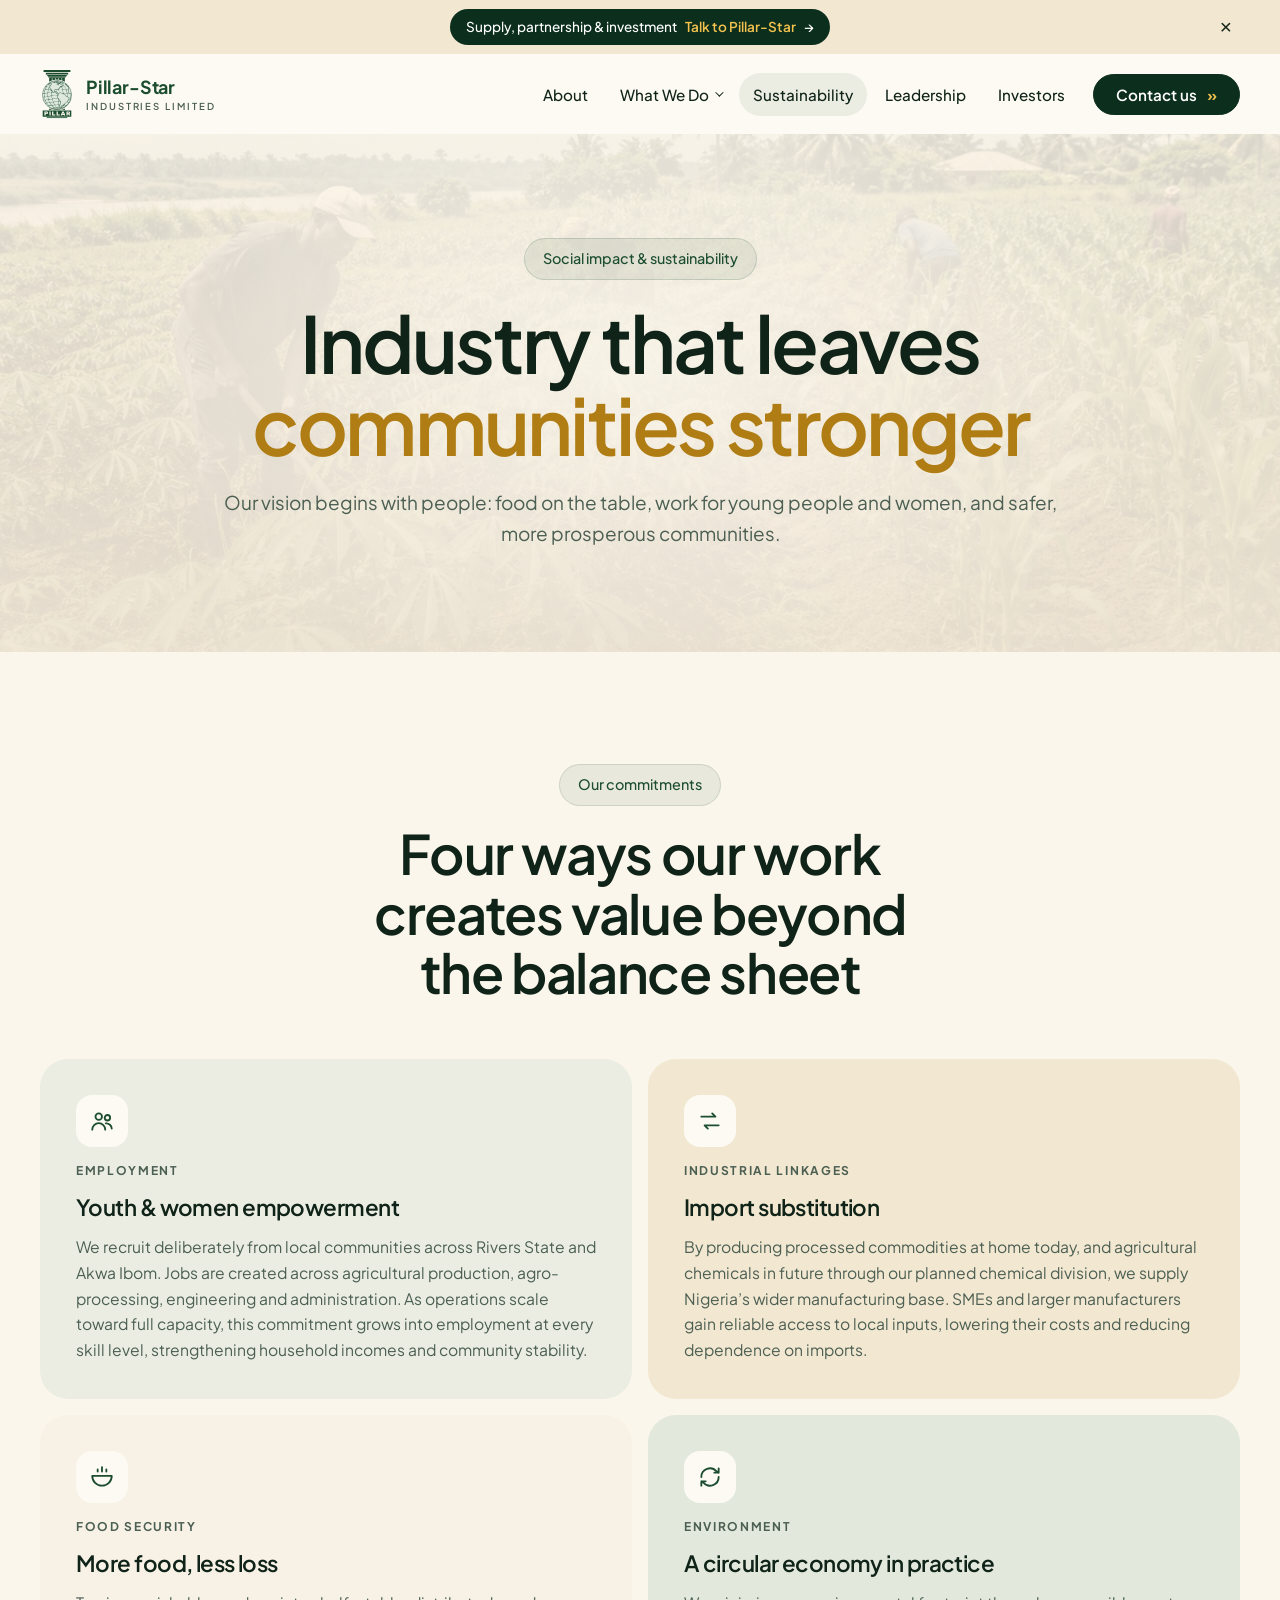
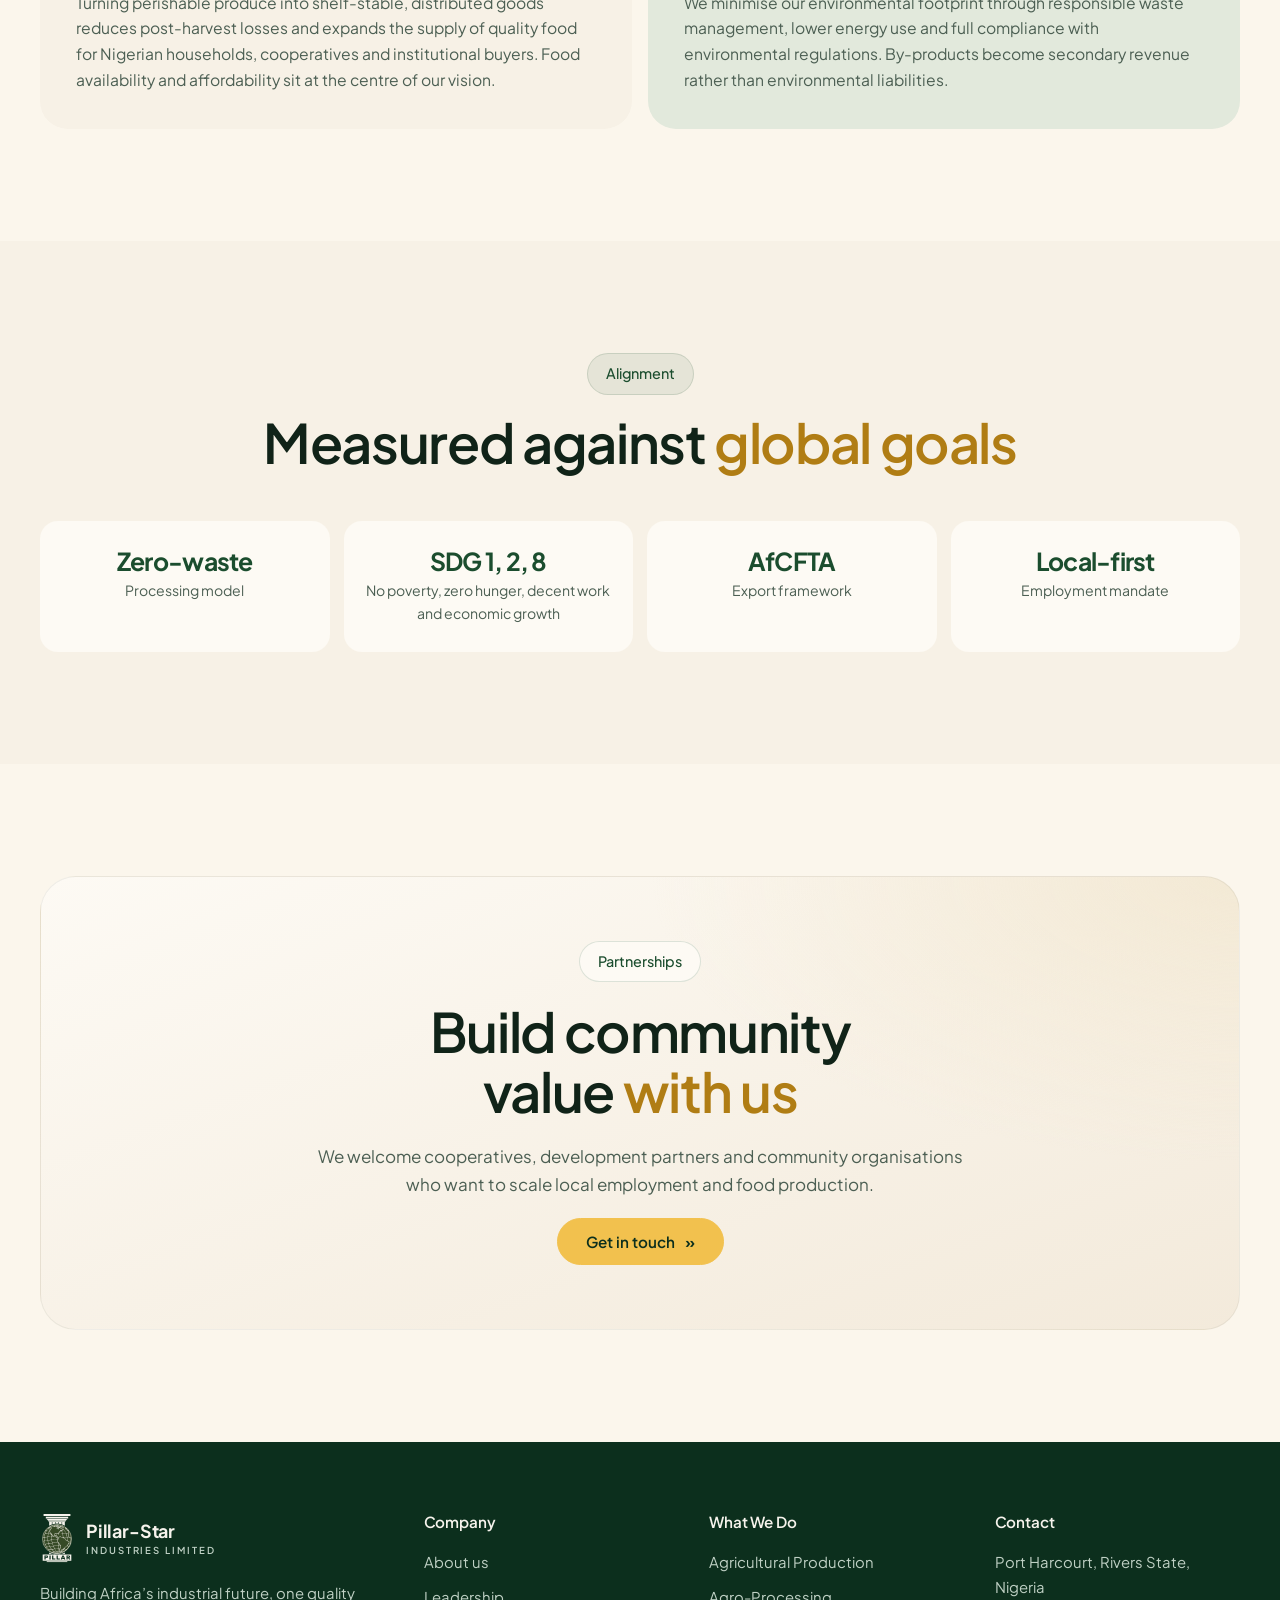
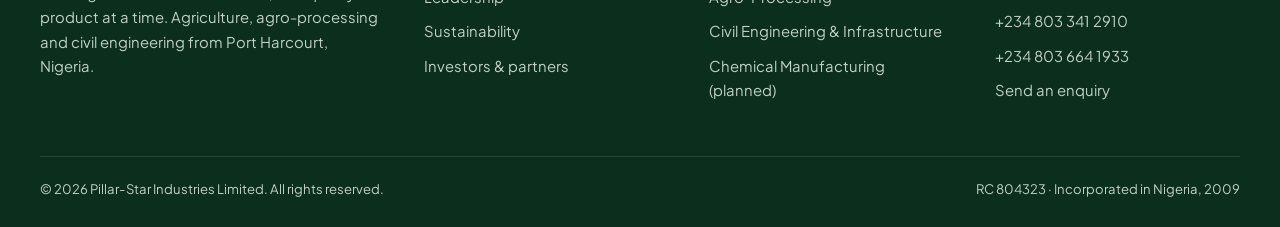
<file: sustainability.html>
<!doctype html>
<html lang="en-NG">
<head>
<meta charset="utf-8">
<meta name="viewport" content="width=device-width, initial-scale=1, viewport-fit=cover">
<meta name="claude:viewport-fit-sides" content="cover">
<title>Sustainability | Pillar-Star Industries</title>
<meta name="description" content="How Pillar-Star creates social and environmental value: local employment, import substitution, food security and a zero-waste circular model.">
<meta name="theme-color" content="#12361f">
<meta property="og:title" content="Sustainability | Pillar-Star Industries"><meta property="og:description" content="How Pillar-Star creates social and environmental value: local employment, import substitution, food security and a zero-waste circular model."><meta property="og:type" content="website"><meta property="og:url" content="https://pillarstarindustries.com/sustainability.html"><meta property="og:image" content="https://pillarstarindustries.com/images/og-card.png"><meta name="twitter:card" content="summary_large_image">
<link rel="canonical" href="https://pillarstarindustries.com/sustainability.html">
<link rel="icon" href="favicon.svg" type="image/svg+xml">
<link rel="preconnect" href="https://fonts.googleapis.com"><link rel="preconnect" href="https://fonts.gstatic.com" crossorigin><link rel="stylesheet" href="https://fonts.googleapis.com/css2?family=Plus+Jakarta+Sans:wght@400;500;600;700&display=swap">
<link rel="stylesheet" href="styles.css">
</head>
<body>
<svg width="0" height="0" style="position:absolute" aria-hidden="true"><symbol id="ps-mark" viewBox="0 0 760 1078.8"><path fill="currentColor" d="M80 0H680V46H80ZM130 60H630V98H130ZM145 110H615Q588 124 580 150H180Q172 124 145 110ZM192 162H568V176H192ZM205.0 176H265.4V233.5A346 346 0 0 0 205.0 261.5ZM205.0 858.5A346 346 0 0 0 265.4 886.5V893H205.0ZM277.4 176H337.8V216.6A346 346 0 0 0 277.4 229.6ZM277.4 890.4A346 346 0 0 0 337.8 903.4V893H277.4ZM349.8 176H410.2V215.3A346 346 0 0 0 349.8 215.3ZM422.2 176H482.6V229.6A346 346 0 0 0 422.2 216.6ZM422.2 903.4A346 346 0 0 0 482.6 890.4V893H422.2ZM494.6 176H555.0V261.5A346 346 0 0 0 494.6 233.5ZM494.6 886.5A346 346 0 0 0 555.0 858.5V893H494.6ZM150 1054.8H610V1078.8H150Z"/><path fill="currentColor" fill-rule="evenodd" d="M60.0 905H700.0V1042.8H60.0ZM99.0 971.6L99.0 924.9L122.8 925.0C150.0 925.0 156.0 925.7 164.2 929.7C174.3 934.7 178.3 942.0 178.2 955.3C178.1 967.7 172.9 975.9 162.2 980.7C157.4 982.9 155.0 983.3 142.8 984.0C135.1 984.4 128.3 984.6 127.7 984.5C126.9 984.4 126.6 988.7 126.4 1001.3L126.1 1018.3L112.6 1018.3L99.0 1018.3L99.0 971.6ZM210.9 1017.2C210.7 1016.6 210.6 995.7 210.7 970.7L210.9 925.4L224.5 925.4L238.1 925.4L238.1 971.6L238.1 1017.9L224.7 1018.1C214.5 1018.3 211.2 1018.1 210.9 1017.2ZM270.3 971.6L270.3 924.9L284.1 925.1L298.0 925.4L298.1 960.3L298.2 995.2L320.7 995.7L343.3 996.1L343.5 1007.2L343.8 1018.3L307.1 1018.3L270.3 1018.3L270.3 971.6ZM370.9 971.6L370.9 924.9L384.5 924.9L398.1 924.9L398.1 960.3L398.1 995.7L420.8 995.7L443.5 995.7L443.5 1007.0L443.5 1018.3L407.2 1018.3L370.9 1018.3L370.9 971.6ZM464.3 1018.0C464.3 1017.5 478.2 982.0 487.8 958.0C493.4 944.1 498.6 930.9 499.5 928.8L501.0 924.9L515.4 925.2L529.8 925.4L542.4 956.7C555.0 987.8 565.8 1016.0 565.8 1017.5C565.8 1018.0 559.4 1018.3 551.5 1018.3L537.1 1018.3L534.8 1010.8L532.5 1003.4L515.2 1003.1L498.0 1002.9L495.5 1010.6L492.9 1018.3L478.6 1018.3C470.7 1018.3 464.3 1018.2 464.3 1018.0ZM592.1 971.7L592.1 924.9L611.4 925.0C649.3 925.0 662.1 928.4 668.8 940.5C671.2 944.9 671.4 946.1 671.4 954.0C671.4 964.0 669.9 967.7 663.7 973.4C660.3 976.4 658.1 977.7 652.5 979.7C651.0 980.2 651.3 980.6 654.6 982.2C656.7 983.3 659.6 985.6 661.1 987.4C663.5 990.2 677.6 1013.8 678.9 1017.2C679.3 1018.1 676.1 1018.3 663.6 1018.1L647.9 1017.9L642.7 1008.8C639.8 1003.8 636.0 997.0 634.2 993.7C629.9 985.7 627.8 983.8 622.8 983.6L618.9 983.4L618.4 1000.6L618.0 1017.9L605.0 1018.1L592.1 1018.4L592.1 971.7ZM524.7 979.1C521.1 967.3 515.6 951.2 515.1 951.2C514.8 951.2 512.2 958.4 509.5 967.1L504.4 983.0L515.1 983.0L525.9 983.0L524.7 979.1ZM145.0 964.4C151.8 961.6 153.6 952.9 148.4 947.7C146.2 945.5 145.4 945.3 136.1 945.0L126.2 944.7L126.2 955.2L126.2 965.7L133.9 965.7C138.6 965.7 142.9 965.2 145.0 964.4ZM641.3 963.6C644.6 961.4 646.2 955.8 644.5 952.3C642.5 948.1 638.2 946.7 627.7 946.7L618.4 946.7L618.4 956.3L618.4 965.9L628.6 965.6C636.6 965.3 639.4 964.9 641.3 963.6Z"/><circle cx="380" cy="560" r="330" style="fill:var(--ps-globe, transparent)"/><circle cx="380" cy="560" r="325.5" fill="none" stroke="currentColor" stroke-width="9"/><path fill="currentColor" d="M345.9 882.5C298.4 877.3 250.5 860.9 210.2 835.9C205.1 832.8 200.4 829.6 199.7 828.9C199.0 828.2 199.7 828.4 201.4 829.5C217.0 839.2 248.4 855.0 252.1 855.0C253.9 855.0 268.0 850.4 268.0 849.7C268.0 849.5 264.9 847.7 261.2 845.9C243.7 837.3 224.9 824.8 208.6 811.0L200.5 804.1L187.3 807.1C174.3 810.1 174.2 810.1 172.1 808.4C170.9 807.5 169.9 806.4 169.9 806.1C169.9 805.7 175.4 804.1 182.2 802.5C188.9 800.9 194.4 799.3 194.4 799.0C194.4 798.7 191.6 795.7 188.2 792.4C177.0 781.4 157.8 758.0 149.7 745.6L148.3 743.5L133.1 746.8L118.0 750.1L116.4 748.1C115.5 746.9 114.8 745.8 114.8 745.5C114.8 745.3 121.4 743.6 129.4 741.8C137.4 740.0 144.1 738.4 144.3 738.2C144.4 738.1 142.4 734.2 139.7 729.7C134.4 720.9 119.5 690.9 117.0 684.1C116.2 681.8 115.2 679.7 114.8 679.5C114.4 679.3 107.1 680.8 98.5 683.0C84.0 686.6 82.7 686.8 81.7 685.4C79.2 682.0 79.1 682.1 103.4 675.8C108.5 674.6 112.7 673.4 112.8 673.4C112.9 673.3 112.2 671.3 111.3 668.9C107.2 658.0 100.1 628.7 97.7 612.6C97.0 608.1 96.3 604.3 96.2 604.1C96.0 604.0 88.6 605.6 79.7 607.7C60.6 612.3 60.8 612.3 60.3 609.4C59.7 606.6 59.7 606.6 79.2 601.9C87.4 599.9 94.5 598.0 94.8 597.7C95.1 597.4 94.8 591.5 94.1 584.5C93.3 576.0 92.9 564.1 93.1 548.6L93.3 525.4L91.1 525.7C88.0 526.1 60.7 532.0 59.2 532.5C58.2 532.9 57.9 532.4 57.9 530.0L57.9 526.9L64.2 525.5C67.7 524.7 75.8 523.0 82.2 521.7C93.8 519.3 93.8 519.3 94.2 516.7C94.4 515.2 95.2 508.7 96.0 502.2C97.5 490.0 102.3 465.1 105.1 454.7L106.8 448.8L105.0 448.8C103.0 448.8 83.2 454.1 77.1 456.3C73.8 457.4 73.5 457.4 74.0 456.2C74.3 455.4 74.8 453.9 75.0 452.7C75.6 450.4 76.7 450.0 96.8 444.8L109.1 441.7L112.1 432.8C117.4 416.8 126.0 397.7 135.2 381.4C138.3 375.9 140.5 371.2 140.2 371.1C139.8 371.0 133.4 372.8 126.1 375.3C118.8 377.7 112.6 379.6 112.5 379.4C112.3 379.2 113.3 377.5 114.6 375.7C117.2 372.2 121.3 370.5 141.9 364.4C146.5 363.0 146.9 362.7 151.5 355.5C159.2 343.6 174.2 324.5 175.9 324.6C176.2 324.6 177.4 325.3 178.6 326.2L180.6 327.8L176.7 332.2C168.7 341.2 156.3 358.4 157.1 359.3C157.4 359.6 165.8 358.0 175.8 355.8C192.9 352.0 223.1 346.1 229.0 345.4C231.4 345.1 231.7 345.4 231.9 347.9C232.2 350.6 232.1 350.7 228.0 351.2C220.9 352.2 219.1 352.6 218.3 353.7C215.1 357.9 201.9 392.6 196.6 410.9C194.4 418.5 192.4 425.5 192.1 426.4C191.6 427.9 191.9 428.0 195.4 427.5C202.7 426.3 219.4 424.3 222.1 424.3C224.4 424.3 224.9 424.7 225.3 426.7C225.6 428.1 225.7 429.2 225.6 429.3C225.6 429.4 218.2 430.3 209.3 431.3C200.4 432.3 192.5 433.3 191.7 433.6C190.7 433.9 189.6 437.6 187.6 448.2C183.6 468.6 178.7 505.2 179.7 506.2C179.9 506.4 189.1 505.6 200.2 504.4C211.2 503.3 227.5 501.7 236.4 500.9C245.4 500.2 253.5 499.4 254.5 499.2C256.2 498.8 256.4 497.8 257.5 483.2C258.4 472.1 259.1 467.6 259.9 467.5C260.5 467.5 261.5 467.4 262.3 467.3C263.0 467.3 263.6 466.4 263.6 465.2C263.5 463.5 263.4 463.4 262.6 464.8C260.9 467.8 255.6 466.8 250.4 462.6C247.9 460.6 245.1 458.4 244.2 457.7C243.3 457.1 240.4 453.8 237.7 450.5C233.3 445.2 232.3 443.0 228.2 431.1C225.6 423.8 222.1 414.7 220.4 411.0C209.6 387.5 211.7 367.0 226.0 356.5C228.8 354.4 231.7 352.5 232.3 352.3C233.0 352.1 233.4 349.6 233.5 344.9C233.7 334.1 238.6 324.7 246.9 319.1C253.7 314.5 255.7 310.5 252.6 307.9C251.5 306.9 250.0 307.0 244.5 308.3C237.9 309.9 213.2 317.3 208.0 319.3C202.3 321.5 186.3 325.4 183.2 325.4C179.0 325.4 176.9 323.3 176.9 319.1C176.9 311.8 190.2 300.9 205.7 295.5C213.8 292.7 217.6 290.0 220.5 284.9C225.5 276.1 232.0 273.0 259.2 266.6C281.6 261.4 290.7 262.1 304.5 270.1C307.8 272.0 311.8 273.8 313.5 274.2C315.2 274.6 317.6 275.4 318.9 276.1C322.6 277.9 325.9 277.5 329.2 274.8L332.2 272.3L327.3 271.8C321.4 271.2 313.7 268.0 312.5 265.7C310.0 261.1 315.8 256.3 324.0 256.3C331.2 256.2 333.6 260.7 327.5 262.9C325.3 263.7 325.0 264.0 326.3 264.1C328.8 264.2 333.7 262.4 335.6 260.8C338.1 258.6 344.4 259.1 348.3 261.8C350.1 263.1 352.6 264.1 353.7 264.1C355.7 264.1 355.7 264.1 354.3 262.5C350.8 258.6 354.6 256.3 365.4 255.6C369.8 255.4 374.5 254.6 375.8 254.0C377.1 253.3 380.8 252.8 384.1 252.7C390.8 252.7 393.4 251.8 391.6 250.0C387.9 246.3 392.2 242.7 400.8 242.5C404.5 242.4 408.5 242.1 409.7 241.8C411.9 241.3 411.9 241.2 410.3 240.0C407.7 238.1 409.0 237.7 415.3 238.4C420.9 239.0 421.1 239.1 421.1 241.4C421.1 246.2 413.1 251.0 405.2 251.0C402.6 251.0 402.1 251.3 402.5 252.6C403.6 257.1 394.4 261.9 386.3 261.0C383.5 260.6 381.4 260.9 379.6 261.9C378.1 262.6 374.8 263.3 372.2 263.3C368.3 263.3 367.7 263.5 368.5 264.5C369.1 265.1 369.3 266.3 369.0 267.0C368.6 268.2 369.2 268.3 373.2 267.9C376.6 267.6 378.7 267.8 380.6 268.8C383.0 270.1 383.4 270.1 384.4 268.9C385.1 268.0 386.7 267.6 388.7 267.8C391.1 268.0 392.2 267.6 393.4 266.1C395.3 263.7 401.9 263.3 403.6 265.4C404.6 266.6 405.2 266.4 408.3 264.1C413.7 260.2 419.3 260.6 421.6 265.1C423.3 268.4 422.1 271.5 418.6 272.7C415.3 273.9 413.5 273.3 412.8 271.1C412.5 270.1 411.8 269.7 411.0 270.0C410.3 270.2 408.6 270.0 407.2 269.6C405.5 268.9 404.4 269.0 403.7 269.6C403.2 270.2 400.9 270.9 398.6 271.1L394.4 271.7L399.4 273.1C402.1 274.0 405.2 274.6 406.2 274.6C407.1 274.6 410.8 275.8 414.3 277.2C417.8 278.5 422.3 280.0 424.3 280.3C431.7 281.5 447.8 291.4 448.8 295.3C449.3 297.1 449.3 297.0 451.9 294.7L454.5 292.2L452.8 288.9C451.8 287.1 449.4 283.4 447.5 280.8C437.9 267.8 436.9 265.2 440.7 261.7C443.7 258.8 446.3 259.3 455.8 264.3C472.4 272.9 478.7 278.1 502.0 302.5C506.3 306.9 511.0 311.4 512.4 312.4L515.0 314.3L514.4 304.7C513.4 291.0 511.9 288.1 502.4 281.6C493.9 275.8 489.5 269.0 488.8 260.5C488.5 257.7 488.5 255.4 488.7 255.4C488.9 255.4 490.9 256.0 493.0 256.7C496.6 257.9 497.0 258.4 498.0 262.1C499.2 266.6 503.9 271.7 511.8 277.3C517.1 281.1 521.3 287.2 522.6 293.1C523.9 298.9 523.8 317.7 522.6 320.5C521.3 323.2 517.5 324.9 514.1 324.1C510.5 323.4 496.1 311.2 490.6 304.3C481.2 292.6 458.9 273.8 454.5 273.8C453.9 273.8 455.0 275.8 456.9 278.4C463.9 287.7 465.2 293.8 461.5 299.0C458.8 302.8 453.4 304.4 450.9 302.2C449.9 301.3 449.2 300.0 449.2 299.3C449.2 298.3 448.7 298.4 447.3 299.9C446.3 301.0 445.6 302.0 445.8 302.1C445.9 302.1 448.3 303.3 450.9 304.6C453.5 305.9 459.4 310.2 464.0 314.1C476.6 325.0 481.5 327.9 494.4 332.4C513.1 339.0 524.4 347.2 524.4 354.0C524.4 358.6 522.8 360.7 517.3 363.0C513.5 364.7 511.6 364.9 506.6 364.6C498.9 364.0 497.5 364.4 496.9 367.5C496.2 370.4 494.8 371.7 491.4 372.6C490.0 373.0 489.1 373.8 489.2 374.6C489.5 376.2 483.2 382.7 479.6 384.6C477.7 385.6 475.2 385.9 472.0 385.8C461.4 385.2 456.5 385.5 454.0 386.9C449.5 389.2 444.8 394.6 443.9 398.4C442.2 404.8 440.2 408.5 436.3 412.1C432.8 415.4 421.3 421.7 418.9 421.7C418.3 421.7 416.8 422.7 415.5 423.9L413.1 426.2L418.3 431.7C422.8 436.3 423.7 437.8 424.2 441.3C425.1 447.2 423.5 452.0 420.0 454.1C416.0 456.5 413.9 456.3 405.0 452.3C395.8 448.3 394.2 446.8 389.1 439.1C387.1 435.9 384.6 433.0 383.6 432.7C382.4 432.3 379.0 433.3 374.1 435.3C362.4 440.2 361.3 440.4 353.8 439.2C341.9 437.4 334.4 440.5 328.4 449.8C322.3 459.2 321.8 467.9 327.2 473.7C330.1 476.8 332.7 477.7 338.9 477.7L344.2 477.7L349.4 472.4C357.3 464.4 365.6 461.7 372.0 465.0C377.3 467.7 377.7 473.1 373.5 482.7L370.5 489.5L377.2 490.0C388.4 490.8 393.4 495.0 395.0 505.0C397.5 520.5 397.8 520.7 413.3 522.9L417.2 523.4L423.2 516.7C430.4 508.7 434.1 506.6 441.1 506.6C444.7 506.6 446.5 506.2 446.8 505.4C447.0 504.8 448.7 503.6 450.5 502.7C454.9 500.6 458.4 501.5 465.0 506.3C473.4 512.5 475.4 512.9 490.9 512.2C504.2 511.6 504.3 511.6 509.0 514.0C514.4 516.6 518.1 520.5 518.9 524.2C519.3 526.3 519.8 526.7 521.9 526.7C526.1 526.7 530.6 529.1 535.9 534.2C538.7 536.8 541.1 539.0 541.3 539.0C541.4 539.0 545.8 539.8 551.0 540.7C572.4 544.7 579.1 551.3 581.7 571.0C582.5 576.9 583.4 580.8 584.4 581.9C586.1 583.8 592.0 585.4 597.3 585.4C604.0 585.4 609.3 587.6 616.2 593.3C624.1 599.7 624.2 599.7 631.2 601.6C638.5 603.5 642.7 605.7 647.6 610.1C661.4 622.9 660.2 638.5 644.0 657.2C636.2 666.3 634.7 669.1 631.7 680.4C626.4 700.9 618.3 710.8 602.7 716.1C589.1 720.7 585.3 723.8 579.8 734.5C574.7 744.4 568.0 751.7 557.3 758.9C547.8 765.2 547.9 765.1 551.0 764.3C554.0 763.6 554.1 763.1 547.9 772.4L543.7 778.7L546.1 779.2C547.4 779.5 553.3 780.5 559.2 781.5C569.7 783.2 583.7 786.5 588.8 788.5C591.4 789.5 591.5 789.4 603.2 777.4C609.7 770.7 618.0 761.5 621.7 756.9C628.7 748.3 641.7 730.1 641.7 728.9C641.7 727.8 621.3 724.0 602.1 721.5C599.8 721.2 598.0 720.6 598.0 720.2C598.0 719.9 599.8 718.8 602.1 717.8L606.3 716.1L618.1 718.1C624.6 719.1 633.5 720.8 637.8 721.8C642.1 722.7 645.7 723.5 645.8 723.4C652.5 715.7 676.9 660.6 674.6 658.3C674.3 658.0 668.4 657.5 661.5 657.2C654.5 656.9 648.6 656.4 648.3 656.1C648.0 655.8 648.4 654.5 649.3 653.2L650.8 650.8L664.0 651.5L677.3 652.1L680.5 638.2C687.4 609.2 689.5 589.3 688.7 560.3L688.2 540.9L691.0 540.5C692.5 540.3 693.9 540.2 694.1 540.3C694.2 540.4 694.7 547.7 695.2 556.5C696.6 583.0 694.2 608.4 687.6 637.0C685.9 644.4 684.3 650.9 684.0 651.5C683.8 652.2 685.0 652.8 687.1 653.1C690.6 653.7 690.6 653.7 689.7 656.4C688.8 658.9 688.5 659.1 685.5 658.6L682.2 658.1L679.4 666.6C673.8 683.2 664.3 703.9 654.5 721.2L652.2 725.2L654.8 726.3C657.9 727.6 658.0 727.9 656.2 730.4C655.0 732.0 654.4 732.2 652.0 731.5C650.5 731.1 649.1 730.7 649.0 730.7C648.9 730.7 645.9 734.7 642.4 739.7C632.2 754.1 620.8 767.9 608.9 780.4C602.7 786.8 597.9 792.1 598.1 792.3C598.2 792.4 599.7 793.1 601.2 793.8L604.1 795.2L601.5 797.0C599.1 798.8 598.8 798.9 595.8 797.6C592.1 796.1 592.9 795.7 584.4 803.0C574.6 811.4 557.1 824.1 545.8 830.9C531.8 839.4 532.4 838.8 535.8 840.6C538.0 841.7 539.1 841.8 540.7 841.1C541.9 840.6 542.8 840.3 542.8 840.5C542.8 841.4 520.0 852.9 508.1 858.0C477.9 870.9 446.2 879.1 413.8 882.5C398.0 884.2 361.3 884.2 345.9 882.5ZM364.0 879.9C363.8 879.6 358.9 878.4 353.2 877.2C329.1 872.3 306.8 865.8 287.3 857.9L277.3 853.9L268.7 855.9C264.0 857.0 260.1 858.2 260.1 858.6C260.1 860.0 291.3 869.5 308.7 873.2C328.8 877.6 366.2 882.1 364.0 879.9ZM426.3 872.7C433.7 869.5 442.9 865.1 446.7 862.9C452.4 859.6 454.3 859.0 457.1 859.2C459.0 859.4 460.5 859.9 460.5 860.2C460.5 861.3 453.1 865.8 441.7 871.5C435.9 874.5 431.9 876.8 432.7 876.9C435.1 876.9 459.4 871.9 468.8 869.4C480.3 866.4 501.9 859.1 511.3 855.0C526.9 848.3 532.3 845.8 532.3 845.2C532.3 843.6 518.6 839.0 507.8 837.2C492.8 834.6 494.7 834.2 486.5 841.3C482.6 844.7 477.3 848.9 474.8 850.6C472.3 852.3 470.2 854.1 470.2 854.6C470.2 855.2 469.4 856.3 468.4 857.2C465.8 859.5 453.1 858.6 446.3 855.6C440.6 853.0 433.3 846.6 430.3 841.4C421.7 826.8 426.2 797.8 439.2 783.9L443.1 779.7L442.5 774.2C442.0 769.2 442.2 768.1 444.8 762.6C452.2 746.8 458.8 723.7 458.8 713.4C458.8 704.4 455.7 700.1 442.1 690.2C430.0 681.4 427.6 677.8 421.5 660.2C420.3 656.7 418.2 654.1 410.6 646.7C392.6 629.0 388.9 621.9 391.9 610.3L393.2 604.8L390.1 600.2C383.2 590.2 387.4 577.0 402.7 560.6C410.6 552.1 411.4 549.6 407.5 546.0C405.5 544.0 405.1 544.0 402.5 545.1C391.4 549.7 382.2 544.8 369.0 527.2L363.7 520.2L357.7 519.5C349.6 518.6 343.6 515.7 336.8 509.3C333.6 506.4 330.3 503.9 329.5 503.8C328.6 503.8 323.0 503.7 317.0 503.6C306.5 503.5 305.8 503.4 300.0 500.7C295.1 498.3 294.2 498.1 295.5 499.6C296.4 500.6 297.0 501.4 296.8 501.4C296.6 501.5 288.9 502.2 279.8 503.0L263.1 504.4L262.9 525.0C262.7 541.9 263.8 571.0 264.7 571.9C264.8 572.0 270.2 571.6 276.7 570.9C299.2 568.6 366.7 563.2 386.3 562.1C396.8 561.5 397.5 561.6 397.5 563.1C397.5 566.7 395.0 567.9 387.5 567.9C375.3 567.9 327.0 571.8 271.2 577.2C268.0 577.5 265.3 578.1 265.3 578.5C265.3 581.4 269.4 607.4 271.5 618.2C275.6 638.5 277.5 644.9 279.6 644.9C280.6 644.9 289.6 643.9 299.5 642.7C314.9 640.9 391.7 633.5 395.8 633.5C396.5 633.5 397.7 634.7 398.6 636.2C399.4 637.6 399.9 638.8 399.6 638.8C391.5 638.8 297.0 648.4 282.7 650.6L279.5 651.2L281.6 658.8C284.4 669.2 291.8 690.2 297.2 703.5L301.7 714.5L306.5 714.4C309.1 714.3 320.1 713.4 331.0 712.4C348.6 710.8 369.6 709.2 395.4 707.5L404.2 706.9L404.8 688.4C405.1 678.3 405.4 664.4 405.4 657.5C405.4 650.6 405.7 644.9 406.1 644.9C406.5 644.9 407.9 646.1 409.2 647.4L411.7 650.0L411.4 672.6C411.3 685.1 411.2 697.8 411.1 700.9L411.1 706.6L421.5 706.3C427.2 706.1 437.1 705.7 443.4 705.4C455.5 704.7 457.0 705.1 457.0 708.4C457.0 710.3 456.8 710.3 442.8 710.9C435.0 711.2 424.6 711.7 419.7 712.0L410.9 712.5L410.3 731.0C410.0 741.2 409.5 754.8 409.2 761.2L408.6 772.8L424.7 772.6L440.8 772.3L441.1 775.1L441.4 778.0L427.9 778.0C408.0 778.0 409.2 777.4 408.6 786.6C408.3 790.7 407.8 802.2 407.5 812.0L406.9 829.9L415.3 829.4C420.0 829.2 423.9 829.2 424.1 829.5C424.3 829.8 424.6 831.1 424.9 832.3L425.5 834.6L415.9 835.3L406.3 835.9L406.3 844.8C406.3 849.7 406.0 858.2 405.8 863.7L405.3 873.8L411.7 867.0C415.2 863.3 418.3 860.2 418.6 860.2C420.4 860.3 417.5 866.0 412.7 871.8C409.6 875.5 407.1 878.8 407.1 879.1C407.1 880.3 413.4 878.2 426.3 872.7ZM391.3 874.5C390.1 873.1 386.8 869.5 384.1 866.5C381.3 863.4 375.3 856.1 370.7 850.2C365.0 842.9 361.9 839.5 360.9 839.7C360.1 839.9 352.2 840.9 343.5 841.9C334.7 843.0 327.5 844.1 327.5 844.4C327.5 845.6 345.6 856.5 357.7 862.5C367.7 867.5 389.9 876.5 393.1 876.8C393.3 876.9 392.5 875.8 391.3 874.5ZM367.5 873.7C367.2 873.4 364.1 871.9 360.6 870.4C351.5 866.4 337.3 858.4 326.8 851.4L317.9 845.4L303.6 848.1C295.8 849.5 289.1 851.1 288.7 851.5C287.9 852.2 296.7 855.8 309.9 860.2C327.5 866.1 369.8 876.0 367.5 873.7ZM399.6 861.4C400.6 840.4 400.4 835.5 398.6 836.0C397.8 836.3 391.1 837.0 383.7 837.5C376.4 838.1 370.4 838.9 370.4 839.1C370.4 840.0 381.4 853.9 388.6 862.3C392.3 866.6 395.9 870.8 396.6 871.7C397.4 872.6 398.2 873.3 398.5 873.3C398.8 873.4 399.2 868.0 399.6 861.4ZM456.6 845.3C451.9 838.4 452.6 835.8 461.7 824.9C465.7 820.1 468.2 816.1 469.8 811.8C474.2 800.4 478.0 797.1 488.9 795.0C498.9 793.1 501.7 791.3 501.7 786.6C501.7 783.0 505.3 780.8 512.3 780.2C521.7 779.2 525.5 777.3 529.2 771.5C533.6 764.7 536.7 761.8 547.2 754.8C560.9 745.6 566.6 739.9 571.5 730.4C577.8 718.0 584.2 712.9 598.9 707.9C606.5 705.4 609.7 703.2 613.9 698.0C618.3 692.4 620.1 688.4 623.3 676.3C626.2 665.4 628.1 661.7 635.1 653.7C649.0 637.7 651.2 627.8 642.9 618.6C638.7 614.0 635.1 611.9 627.7 609.8C619.6 607.6 617.3 606.3 611.5 601.2C605.1 595.4 604.2 595.0 594.9 594.1C578.6 592.6 574.2 588.2 572.5 572.0C570.9 556.9 566.6 552.7 549.3 549.6C536.9 547.4 536.0 547.0 529.2 540.7L523.5 535.4L518.3 536.0C514.2 536.5 512.6 536.3 510.9 535.1C508.5 533.6 507.9 529.7 509.7 527.8C511.2 526.3 506.2 521.8 502.0 521.0C500.1 520.6 494.7 520.7 489.9 521.3C476.2 522.7 469.3 521.0 459.7 513.7L454.8 510.0L452.6 512.6C449.5 516.3 446.7 517.2 443.1 515.7C439.3 514.1 435.3 515.9 431.4 520.9C423.3 531.1 419.4 533.3 412.3 531.9C410.2 531.5 406.9 531.2 404.9 531.2C402.5 531.1 399.8 530.2 396.6 528.3C390.6 524.6 387.4 518.8 386.2 509.2C385.0 500.0 383.5 498.7 373.1 498.7C366.6 498.7 365.0 498.4 363.0 496.9C359.9 494.4 360.1 491.8 364.2 481.6C366.1 476.9 367.5 472.7 367.2 472.4C366.2 470.7 360.8 473.8 355.9 478.9C349.9 485.2 345.5 487.0 336.7 486.8C327.5 486.7 318.6 480.8 315.6 472.8C313.3 466.9 314.1 456.8 317.4 450.1C324.6 435.3 338.8 427.8 354.4 430.4L360.3 431.4L369.1 427.7C384.4 421.2 389.5 422.3 396.4 433.6C399.7 439.1 400.8 440.0 406.9 443.3C410.6 445.3 413.9 446.8 414.3 446.5C414.7 446.3 415.0 444.9 415.0 443.4C415.0 441.2 414.0 439.8 410.2 436.2C403.9 430.4 402.9 427.2 405.6 421.7C407.4 418.0 408.3 417.4 418.4 412.5C430.0 406.8 433.0 404.2 433.9 398.9C436.6 384.5 452.6 374.1 467.6 376.9C472.6 377.8 473.3 377.7 476.0 376.1C477.6 375.1 478.9 374.0 478.9 373.7C478.9 372.7 475.4 370.8 474.5 371.4C474.0 371.7 469.6 371.9 464.7 371.9C456.5 371.8 455.6 371.7 453.7 369.7C446.2 362.3 471.7 356.1 481.4 363.0C485.2 365.7 487.6 365.4 488.2 362.1C489.2 357.2 496.1 354.6 504.5 356.1C508.6 356.8 510.0 356.7 512.2 355.6C514.8 354.2 514.9 354.1 513.5 352.5C510.0 348.7 500.5 343.6 491.7 340.7C477.6 336.1 471.1 332.3 458.3 321.1C450.0 313.8 442.3 309.1 436.0 307.6C426.6 305.3 422.9 305.8 422.9 309.4C422.9 310.6 422.1 312.7 421.1 314.1L419.4 316.5L421.6 319.8C424.3 323.9 424.3 325.7 421.5 331.9C417.1 341.6 413.3 341.8 397.7 333.4C391.6 330.1 384.7 326.9 382.3 326.3C377.5 325.0 372.5 320.8 371.6 317.2C370.1 311.2 375.2 303.4 382.8 299.9C386.9 298.1 388.7 297.8 398.4 297.8C407.9 297.8 409.7 297.6 412.0 296.1C414.0 294.7 416.5 294.3 424.2 293.9C433.7 293.5 433.8 293.4 431.2 292.1C429.8 291.3 424.8 289.7 420.3 288.6C415.7 287.5 410.6 285.9 408.9 285.0C407.2 284.1 404.6 283.4 403.0 283.4C398.8 283.4 395.8 281.7 395.8 279.3C395.8 278.2 395.3 277.3 394.8 277.3C394.3 277.3 394.0 277.8 394.3 278.6C395.4 281.4 390.2 283.7 387.0 281.7C386.2 281.1 385.3 281.2 384.4 282.0C380.6 285.2 375.9 287.1 372.1 287.1C364.5 286.9 346.5 278.3 344.1 273.7C343.2 272.0 342.9 272.2 339.9 276.6C336.2 281.8 328.7 286.9 324.6 286.9C323.2 286.9 319.1 285.7 315.5 284.3C311.9 282.8 308.1 281.6 307.1 281.6C306.1 281.6 303.1 280.1 300.4 278.2C289.7 270.8 281.4 270.3 258.3 276.0C234.6 281.8 234.3 282.0 225.8 293.2C222.8 297.1 216.3 301.5 211.0 303.0C203.8 305.2 188.1 314.2 189.4 315.4C189.6 315.7 194.5 314.3 200.2 312.4C232.7 301.5 249.8 297.3 255.0 299.1C265.2 302.4 266.2 315.5 256.9 322.4C250.4 327.3 244.8 333.6 243.6 337.3C243.1 339.3 242.6 344.2 242.6 348.2C242.6 354.5 242.3 355.8 240.7 357.5C239.6 358.6 238.3 359.5 237.8 359.5C237.3 359.5 234.8 361.0 232.3 362.7C220.9 370.6 219.7 387.1 229.1 407.9C230.8 411.7 234.1 420.3 236.4 427.0C240.9 439.9 244.2 445.5 250.7 451.0C252.6 452.7 254.4 454.0 254.5 453.9C254.8 453.5 252.4 444.4 250.8 440.3C249.5 436.8 249.5 436.4 250.9 434.3C252.0 432.5 252.9 432.2 255.5 432.4C258.6 432.6 259.0 433.1 263.0 439.6C270.2 451.7 272.3 456.4 272.3 460.3C272.3 468.0 277.8 474.5 293.9 486.1C305.6 494.5 308.5 495.6 319.3 494.8C331.2 494.0 335.0 495.2 342.0 501.9C348.8 508.4 352.6 510.2 360.8 510.9C368.5 511.5 369.4 512.1 375.1 519.7C382.0 529.0 384.8 532.2 388.9 535.1C393.6 538.6 394.2 538.7 399.6 536.3C407.9 532.7 417.0 538.6 419.0 548.8C419.8 553.4 417.2 558.6 410.1 566.0C402.9 573.5 398.1 581.2 396.6 587.2C395.6 591.6 395.6 591.7 398.8 596.4C402.3 601.4 402.4 602.8 400.5 614.5C399.5 620.3 403.3 626.3 415.4 638.4C426.8 649.8 429.5 653.8 432.9 664.6C435.4 672.6 438.3 675.9 452.0 686.4C468.3 699.0 470.7 705.5 466.7 726.4C464.7 736.4 458.2 756.5 454.3 764.1C452.1 768.6 451.8 769.9 452.0 776.1L452.2 783.0L448.0 787.5C436.9 799.4 431.8 823.0 437.8 835.3C441.4 842.9 450.7 849.5 457.7 849.7C459.6 849.7 459.6 849.6 456.6 845.3ZM295.5 844.0C303.7 842.3 310.5 840.8 310.6 840.6C310.8 840.4 307.9 837.8 304.1 834.8C292.9 825.7 278.6 812.8 268.4 802.6C261.2 795.3 258.4 793.0 257.1 793.2C256.1 793.4 245.0 795.5 232.5 797.7C220.0 800.0 209.4 802.1 209.1 802.5C207.8 803.6 231.8 821.8 247.8 831.8C255.9 836.9 278.1 847.9 279.4 847.5C280.1 847.3 287.4 845.7 295.5 844.0ZM474.2 843.9C481.9 838.0 485.0 835.4 485.0 834.8C485.0 834.5 481.5 833.9 477.2 833.6L469.3 833.0L470.8 830.4L472.3 827.8L482.1 828.4L491.8 829.0L494.7 826.4C502.4 819.6 531.4 786.2 531.4 784.1C531.4 783.7 529.7 784.3 527.5 785.5C525.0 786.9 521.6 787.9 517.7 788.2L511.7 788.7L509.5 793.2C506.9 798.5 501.0 801.9 492.2 803.3C484.6 804.5 482.4 806.3 478.8 814.7C476.9 819.4 473.7 824.5 469.5 829.8C466.0 834.1 463.2 838.1 463.2 838.5C463.2 839.4 468.7 847.0 469.4 847.1C469.8 847.1 471.9 845.7 474.2 843.9ZM342.6 836.3C350.7 835.2 357.5 834.0 357.7 833.8C358.0 833.5 355.3 828.8 351.7 823.4C345.7 814.0 340.6 805.6 331.9 790.4L328.2 783.9L324.1 784.4C321.9 784.7 317.7 785.2 314.8 785.4C300.5 786.9 269.2 791.3 268.4 792.1C266.8 793.6 292.8 818.3 311.2 832.6C319.8 839.3 320.0 839.4 323.9 838.8C326.1 838.5 334.5 837.4 342.6 836.3ZM541.4 827.0C557.2 816.9 561.2 814.0 575.6 802.6L586.0 794.2L583.0 793.0C578.7 791.2 563.1 787.8 550.5 785.9L539.7 784.3L537.8 786.6C536.7 787.9 533.0 792.4 529.6 796.8C522.1 806.3 501.8 828.7 500.7 828.7C500.3 828.7 499.9 829.1 499.9 829.5C499.9 829.9 503.3 830.8 507.5 831.4C511.7 832.0 517.5 833.2 520.4 834.0C523.4 834.9 526.2 835.6 526.7 835.7C527.2 835.7 533.9 831.8 541.4 827.0ZM384.4 831.7C392.8 830.9 399.9 830.0 400.2 829.7C400.5 829.4 401.1 817.8 401.4 804.0L402.0 778.8L398.6 778.8C389.3 778.8 337.1 782.9 336.3 783.7C335.6 784.4 349.5 808.4 359.7 824.1C363.9 830.5 366.1 833.1 367.3 833.1C368.3 833.1 376.0 832.5 384.4 831.7ZM218.1 794.7C225.0 793.3 236.0 791.2 242.4 790.1C248.7 789.0 254.0 787.8 254.0 787.5C254.0 787.2 251.2 783.6 247.9 779.6C239.5 769.2 227.2 751.9 221.1 741.4C217.7 735.6 215.3 732.5 214.4 732.5C209.7 732.4 157.1 741.4 156.1 742.5C155.5 743.0 165.0 756.2 173.4 766.5C184.9 780.5 201.2 797.2 203.5 797.2C204.5 797.2 211.1 796.1 218.1 794.7ZM283.7 783.7C292.6 782.5 305.4 780.9 312.2 780.1C318.9 779.3 324.5 778.5 324.7 778.4C324.8 778.3 320.8 769.8 315.7 759.7C310.6 749.6 304.7 737.2 302.5 732.3C300.2 727.3 298.1 722.8 297.7 722.3C296.8 721.3 290.1 722.0 251.5 727.2C237.4 729.1 225.3 730.7 224.6 730.7C223.9 730.7 223.3 731.1 223.3 731.5C223.3 734.7 242.5 762.7 255.7 778.8C261.8 786.2 262.5 786.8 264.9 786.3C266.3 786.1 274.8 784.9 283.7 783.7ZM358.6 775.8C367.7 775.0 381.0 774.1 388.1 773.7C395.2 773.4 401.4 772.7 401.8 772.2C402.7 771.3 404.6 713.9 403.7 713.0C403.0 712.2 369.4 714.5 336.2 717.6C326.4 718.6 315.4 719.6 311.9 719.9C308.4 720.2 305.4 720.7 305.2 721.0C304.7 721.8 313.5 740.7 323.6 760.9L332.3 778.1L337.1 777.6C339.8 777.3 349.4 776.5 358.6 775.8ZM540.5 772.6L542.1 769.6L540.2 771.8C537.6 774.9 536.0 777.9 537.6 776.5C538.3 775.9 539.6 774.2 540.5 772.6ZM167.8 734.2C175.5 732.8 188.4 730.6 196.6 729.3C204.8 728.0 211.7 726.8 211.8 726.7C212.0 726.5 210.8 723.7 209.1 720.4C203.7 710.0 195.2 689.7 191.1 677.1L187.2 664.9L183.1 665.5C172.6 667.0 122.8 676.9 122.1 677.6C119.9 679.8 149.4 736.8 152.8 736.8C153.4 736.8 160.2 735.7 167.8 734.2ZM249.6 721.5C261.9 719.9 276.8 717.9 282.7 717.2C288.7 716.5 293.8 715.7 294.0 715.4C294.3 715.2 291.9 708.4 288.8 700.3C283.3 686.3 276.2 665.0 274.0 656.1C273.3 653.2 272.5 651.9 271.6 651.9C269.7 651.9 261.4 653.1 230.8 657.7C196.0 662.9 194.4 663.2 194.4 664.7C194.4 669.6 204.7 696.1 213.7 714.4L219.3 725.6L223.3 725.1C225.5 724.8 237.3 723.2 249.6 721.5ZM146.7 666.4C160.2 663.8 173.8 661.2 176.9 660.7C186.3 659.1 185.7 660.0 183.3 651.2C179.7 637.7 176.0 616.1 173.8 595.2C173.3 589.8 173.2 589.7 170.9 590.1C169.6 590.4 159.0 592.2 147.3 594.1C129.0 597.2 106.8 601.4 103.8 602.4C101.3 603.2 108.9 639.9 116.2 662.7C118.7 670.4 119.5 672.0 120.7 671.7C121.6 671.4 133.2 669.1 146.7 666.4ZM210.6 654.9C231.7 651.6 265.9 646.7 268.4 646.7C271.1 646.7 271.1 646.6 268.0 633.3C265.0 620.9 260.4 594.7 259.5 585.4C259.2 582.0 258.7 579.1 258.4 578.9C257.4 578.4 198.7 585.5 184.4 587.9C181.0 588.5 180.9 588.6 180.6 592.1C180.0 599.8 185.3 632.5 189.8 649.5C192.0 657.9 192.1 658.1 194.3 657.6C195.6 657.4 202.9 656.2 210.6 654.9ZM116.3 593.7C122.4 592.5 136.7 590.0 148.0 588.0C159.4 586.1 169.4 584.3 170.4 584.1C172.1 583.7 172.2 583.2 172.1 548.7C172.1 515.3 172.0 513.6 170.5 513.6C168.9 513.6 120.0 520.7 108.0 522.6C104.6 523.2 101.3 524.1 100.7 524.7C99.4 526.0 99.4 568.6 100.8 583.9C102.1 597.9 100.4 596.8 116.3 593.7ZM607.9 585.9L605.2 585.1L605.3 564.4C605.3 553.1 605.1 540.0 604.7 535.4L603.9 527.0L600.0 526.4C597.8 526.1 579.1 525.9 558.5 525.9L521.1 525.9L520.6 523.9C520.3 522.8 520.1 521.6 520.1 521.3C520.1 520.9 538.8 520.6 561.6 520.6L603.2 520.6L602.8 518.2C602.5 516.9 601.7 512.1 601.0 507.5C597.6 486.7 588.9 454.4 582.7 439.9C581.4 436.7 581.1 436.6 577.2 436.6C568.7 436.7 511.4 440.5 510.9 441.0C510.6 441.3 511.2 445.5 512.2 450.4C515.7 468.1 519.2 498.8 519.2 512.6L519.2 520.1L516.2 517.2L513.3 514.4L512.2 501.1C511.0 485.4 508.5 466.5 505.8 451.9L503.9 441.4L496.0 441.7C491.6 441.8 475.0 442.9 458.9 444.1C422.3 446.8 425.5 446.8 425.5 443.6C425.5 441.2 425.8 441.0 428.4 440.9C433.8 440.9 501.1 435.7 501.5 435.3C502.1 434.7 500.3 426.5 496.7 414.3C495.0 408.5 493.2 402.4 492.7 400.8C492.3 399.2 490.5 394.3 488.9 389.9L485.9 382.0L488.2 379.6L490.6 377.1L493.0 383.2C496.1 390.8 504.4 416.9 507.1 427.3L509.1 435.1L519.2 434.6C537.9 433.6 578.3 431.1 578.5 430.9C579.0 430.5 571.4 414.7 566.1 405.1C557.7 389.9 538.2 361.7 529.2 351.5C524.3 346.0 523.2 344.0 524.4 342.5C526.2 340.3 528.0 341.0 531.3 344.8C553.6 370.7 570.2 396.2 582.5 423.2C586.3 431.8 582.3 431.0 615.0 429.1C627.5 428.4 638.2 428.0 638.8 428.2C639.5 428.4 640.0 429.6 640.0 430.8C640.0 433.6 640.0 433.6 611.5 434.9C599.0 435.4 588.7 435.9 588.6 436.1C588.4 436.2 589.6 439.6 591.0 443.6C598.9 465.0 605.6 491.7 608.5 512.8L609.6 520.3L621.9 520.9C628.7 521.2 637.9 521.5 642.4 521.5C650.0 521.5 650.5 521.6 651.9 523.7C652.7 524.9 653.1 526.2 652.8 526.5C652.4 526.8 642.7 527.0 631.1 526.8C611.7 526.6 610.0 526.7 610.5 528.0C611.4 530.4 612.1 574.0 611.4 580.6L610.6 586.7L607.9 585.9ZM212.8 578.5C228.0 576.6 244.4 574.6 249.4 574.0C257.0 573.1 258.3 572.7 257.9 571.5C257.0 568.5 255.6 537.0 255.8 521.7C255.9 512.9 255.8 505.5 255.5 505.3C255.2 504.9 229.5 507.2 207.1 509.7C200.4 510.4 191.8 511.2 188.0 511.6C184.2 511.9 180.7 512.6 180.1 513.2C178.5 514.8 177.7 543.1 178.7 564.8C179.1 574.4 179.5 582.5 179.5 582.6C179.5 582.8 180.8 582.7 182.4 582.4C184.0 582.1 197.6 580.4 212.8 578.5ZM700.5 540.6C697.6 538.0 697.5 538.0 691.3 538.7C674.4 540.7 668.4 538.6 656.5 526.8C633.2 503.6 627.0 484.4 636.0 463.3C643.6 445.4 644.0 436.0 637.9 422.0C631.9 408.4 630.9 398.6 634.7 391.1C636.6 387.4 646.8 377.7 648.0 378.4C648.4 378.7 649.7 380.4 650.8 382.1L652.8 385.3L647.3 390.6C642.5 395.1 641.7 396.4 641.7 399.0C641.7 404.0 644.0 413.1 646.8 419.2C653.3 433.5 653.1 446.7 646.1 462.8C640.3 476.1 639.7 481.8 643.0 491.2C647.0 502.5 662.7 522.4 671.8 527.6C676.7 530.5 683.8 531.1 691.4 529.3C694.0 528.7 696.4 528.8 699.0 529.4L702.8 530.4L703.4 536.5C703.8 539.9 703.9 542.7 703.7 542.9C703.6 543.1 702.1 542.0 700.5 540.6ZM111.1 516.2C114.1 515.7 129.0 513.5 144.3 511.4C161.8 508.9 172.3 507.1 172.7 506.4C173.1 505.8 173.4 503.7 173.4 501.8C173.5 492.8 178.3 459.2 182.1 442.0L183.7 434.7L178.8 435.2C172.4 436.0 124.4 444.0 118.6 445.3L114.2 446.3L110.9 458.7C106.4 476.2 100.8 508.8 100.8 517.4C100.8 517.8 101.9 517.9 103.2 517.6C104.5 517.4 108.0 516.7 111.1 516.2ZM276.7 497.4C281.3 497.1 286.3 496.6 288.0 496.2L290.9 495.6L283.4 489.7C279.3 486.5 273.4 481.0 270.2 477.6C264.7 471.6 264.5 471.5 264.4 473.9C264.4 475.3 264.0 481.1 263.6 486.9C263.2 492.7 263.1 497.7 263.3 498.1C263.6 498.5 264.8 498.6 266.1 498.4C267.3 498.2 272.1 497.7 276.7 497.4ZM134.5 436.6C142.7 435.2 157.2 432.8 166.8 431.3C176.4 429.9 184.5 428.4 184.9 428.0C185.2 427.7 186.1 424.6 186.9 421.3C190.4 406.9 199.8 380.1 207.4 362.4C209.3 357.9 210.7 354.3 210.4 354.3C206.2 354.3 151.8 366.8 150.5 368.1C150.2 368.5 147.3 373.3 144.1 378.8C133.8 396.4 125.9 413.1 119.9 429.8C116.0 440.8 116.1 440.3 118.1 439.7C118.9 439.5 126.3 438.1 134.5 436.6ZM619.8 382.0C617.7 380.8 614.1 379.4 612.0 378.7C603.9 376.3 598.4 368.3 599.5 360.4C599.9 357.2 599.6 356.5 596.8 353.6C593.0 349.6 591.8 346.6 592.4 342.6C592.7 340.9 592.7 338.5 592.4 337.3L591.8 335.1L588.7 337.2C582.6 341.4 576.4 342.2 571.9 339.4C567.1 336.5 566.2 331.3 568.7 321.7L570.0 316.5L567.6 313.4C563.0 307.7 562.3 306.0 561.3 299.5C560.8 295.9 560.3 292.6 560.3 292.1C560.3 291.6 562.7 292.8 565.6 294.8C569.7 297.6 570.8 298.8 570.8 300.6C570.8 302.1 572.3 304.5 575.2 307.6C577.6 310.3 579.6 312.7 579.6 313.1C579.6 313.5 580.7 314.1 582.0 314.4C583.3 314.8 587.2 317.2 590.6 319.8C598.6 325.9 602.9 333.7 602.0 340.5C601.4 344.3 601.6 344.9 604.4 347.9C608.8 352.9 609.6 354.9 609.0 359.6C608.2 365.5 609.5 367.8 614.9 370.0C617.4 371.0 621.2 372.8 623.4 374.0C628.0 376.4 628.6 376.2 628.6 372.3C628.5 368.7 625.8 362.9 621.6 357.6C617.7 352.7 617.3 350.7 619.8 348.2C622.5 345.6 623.4 345.9 627.9 351.5C638.6 364.7 641.0 376.9 634.1 382.3C630.9 384.8 624.9 384.6 619.8 382.0ZM583.3 330.5C586.5 329.3 586.4 328.7 582.1 325.0C577.9 321.5 577.8 321.5 576.9 326.4C575.8 332.6 576.5 333.1 583.3 330.5ZM412.8 328.0C414.1 325.5 414.1 325.1 412.4 322.4C410.0 318.6 410.2 314.4 412.8 310.1C415.7 305.3 415.7 304.2 412.6 305.4C411.3 305.9 405.3 306.4 399.3 306.5C387.6 306.6 383.7 307.7 381.7 311.4C380.0 314.6 381.5 316.4 387.3 318.4C390.3 319.3 396.8 322.5 401.9 325.4C406.9 328.2 411.2 330.6 411.3 330.6C411.4 330.6 412.1 329.5 412.8 328.0ZM375.1 278.0C378.8 276.3 377.7 275.4 372.8 276.0C367.5 276.7 366.9 277.0 368.6 278.2C370.4 279.3 372.5 279.2 375.1 278.0ZM362.0 272.3L363.7 270.0L361.5 270.6C360.4 270.9 358.3 271.1 357.0 271.1C354.2 271.1 354.5 272.6 357.5 273.8C360.2 274.8 360.1 274.8 362.0 272.3Z"/></symbol></svg>
<div class="announce" id="announce"><div class="wrap"><a href="investors.html"><span class="ann-long">Supply, partnership &amp; investment</span> <b>Talk to Pillar-Star</b> <span aria-hidden="true">→</span></a><button type="button" aria-label="Dismiss" id="announce-close">×</button></div></div>
<header class="site-header"><div class="wrap nav">
<a class="brand" href="index.html" aria-label="Pillar-Star Industries Limited, home"><svg class="" viewBox="0 0 760 1078.8" width="760" height="1079" aria-hidden="true"><use href="#ps-mark"/></svg><span class="brand-text"><span class="brand-name">Pillar-Star</span><span class="brand-sub">Industries Limited</span></span></a>
<button class="nav-toggle" aria-label="Menu" aria-expanded="false" aria-controls="nav-links"><span></span><span></span><span></span></button>
<nav class="nav-links" id="nav-links" aria-label="Main"><a href="about.html">About</a><div class="dd"><button class="dd-btn" type="button" aria-expanded="false">What We Do</button><div class="dd-panel"><span class="dd-head">Our divisions</span><a href="agriculture.html"><span class="icon"><svg viewBox="0 0 24 24" aria-hidden="true"><path d="M5 19c0-8 6-14 14-14 0 8-6 14-14 14Z"/><path d="M5 19l7-7"/></svg></span><b>Agricultural Production</b><small>Active · expanding</small></a><a href="agro-processing.html"><span class="icon"><svg viewBox="0 0 24 24" aria-hidden="true"><path d="M12 3s6 6.5 6 11a6 6 0 0 1-12 0c0-4.5 6-11 6-11Z"/><path d="M9.5 14.5a2.6 2.6 0 0 0 2.5 2.5"/></svg></span><b>Agro-Processing</b><small>Active · expanding</small></a><a href="engineering.html"><span class="icon"><svg viewBox="0 0 24 24" aria-hidden="true"><path d="M3 21h18M4 10h16M12 3l9 5H3l9-5ZM6 10v8M10 10v8M14 10v8M18 10v8"/></svg></span><b>Civil Engineering &amp; Infrastructure</b><small>Active</small></a><a href="chemicals.html"><span class="icon"><svg viewBox="0 0 24 24" aria-hidden="true"><path d="M9 3h6M10 3v6l-5 9a2 2 0 0 0 1.8 3h10.4a2 2 0 0 0 1.8-3l-5-9V3"/><path d="M7.5 15h9"/></svg></span><b>Chemical Manufacturing</b><small>Planned · future division</small></a><a class="dd-all" href="divisions.html">All divisions overview <span>»</span></a></div></div><a href="sustainability.html" aria-current="page">Sustainability</a><a href="leadership.html">Leadership</a><a href="investors.html">Investors</a><a class="btn" href="contact.html">Contact us <span class="chev">»</span></a></nav>
</div></header>
<main id="main">
<section class="page-hero">
  <div class="hero-photo" aria-hidden="true"><img src="images/agri-2.jpg" alt=""></div>
  <div class="wrap">
    <span class="pill">Social impact &amp; sustainability</span>
    <h1>Industry that leaves <span class="hl">communities stronger</span></h1>
    <p class="lede">Our vision begins with people: food on the table, work for young people and women, and safer, more prosperous communities.</p>
  </div>
</section>

<section class="section bg-white">
  <div class="wrap">
    <div class="head center">
      <span class="pill">Our commitments</span>
      <h2 class="h-lg">Four ways our work creates value beyond the balance sheet</h2>
    </div>
    <div class="cards cards-2">
      <article class="card t-sage"><span class="icon"><svg viewBox="0 0 24 24" aria-hidden="true"><circle cx="9" cy="8" r="3"/><path d="M3 20c0-3.3 2.7-6 6-6s6 2.7 6 6"/><circle cx="17" cy="9" r="2.5"/><path d="M15.5 14.2A5 5 0 0 1 21 19"/></svg></span><span class="label">Employment</span><h3>Youth &amp; women empowerment</h3><p>We recruit deliberately from local communities across Rivers State and Akwa Ibom. Jobs are created across agricultural production, agro-processing, engineering and administration. As operations scale toward full capacity, this commitment grows into employment at every skill level, strengthening household incomes and community stability.</p></article>
      <article class="card t-sand"><span class="icon"><svg viewBox="0 0 24 24" aria-hidden="true"><path d="M4 8h13l-3-3M20 16H7l3 3"/></svg></span><span class="label">Industrial linkages</span><h3>Import substitution</h3><p>By producing processed commodities at home today, and agricultural chemicals in future through our planned chemical division, we supply Nigeria’s wider manufacturing base. SMEs and larger manufacturers gain reliable access to local inputs, lowering their costs and reducing dependence on imports.</p></article>
      <article class="card t-cream"><span class="icon"><svg viewBox="0 0 24 24" aria-hidden="true"><path d="M3 11h18a9 9 0 0 1-18 0Z"/><path d="M12 3v4M8 5v2M16 5v2"/></svg></span><span class="label">Food security</span><h3>More food, less loss</h3><p>Turning perishable produce into shelf-stable, distributed goods reduces post-harvest losses and expands the supply of quality food for Nigerian households, cooperatives and institutional buyers. Food availability and affordability sit at the centre of our vision.</p></article>
      <article class="card t-mint"><span class="icon"><svg viewBox="0 0 24 24" aria-hidden="true"><path d="M4 12a8 8 0 0 1 14-5.3L20 8M20 4v4h-4M20 12a8 8 0 0 1-14 5.3L4 16M4 20v-4h4"/></svg></span><span class="label">Environment</span><h3>A circular economy in practice</h3><p>We minimise our environmental footprint through responsible waste management, lower energy use and full compliance with environmental regulations. By-products become secondary revenue rather than environmental liabilities.</p></article>
    </div>
  </div>
</section>

<section class="section bg-cream">
  <div class="wrap">
    <div class="head center">
      <span class="pill">Alignment</span>
      <h2 class="h-lg">Measured against <span class="hl">global goals</span></h2>
    </div>
    <ul class="markers">
      <li><b>Zero-waste</b><span>Processing model</span></li>
      <li><b>SDG 1, 2, 8</b><span>No poverty, zero hunger, decent work and economic growth</span></li>
      <li><b>AfCFTA</b><span>Export framework</span></li>
      <li><b>Local-first</b><span>Employment mandate</span></li>
    </ul>
  </div>
</section>

<section class="section bg-white">
  <div class="wrap">
    <div class="cta-card card-milk">
      <span class="pill" style="background:var(--white)">Partnerships</span>
      <h2>Build community value <span class="hl">with us</span></h2>
      <p>We welcome cooperatives, development partners and community organisations who want to scale local employment and food production.</p>
      <div class="actions"><a class="btn btn-gold" href="contact.html">Get in touch <span class="chev">»</span></a></div>
    </div>
  </div>
</section>

</main>
<footer class="site-footer"><div class="wrap top">
<div class="f-brand"><a class="brand" href="index.html" aria-label="Pillar-Star Industries Limited, home"><svg class="" viewBox="0 0 760 1078.8" width="760" height="1079" aria-hidden="true"><use href="#ps-mark"/></svg><span class="brand-text"><span class="brand-name">Pillar-Star</span><span class="brand-sub">Industries Limited</span></span></a>
<p>Building Africa’s industrial future, one quality product at a time. Agriculture, agro-processing and civil engineering from Port Harcourt, Nigeria.</p></div>
<div class="f-col"><h4>Company</h4><ul><li><a href="about.html">About us</a></li><li><a href="leadership.html">Leadership</a></li><li><a href="sustainability.html">Sustainability</a></li><li><a href="investors.html">Investors &amp; partners</a></li></ul></div>
<div class="f-col"><h4>What We Do</h4><ul><li><a href="agriculture.html">Agricultural Production</a></li><li><a href="agro-processing.html">Agro-Processing</a></li><li><a href="engineering.html">Civil Engineering &amp; Infrastructure</a></li><li><a href="chemicals.html">Chemical Manufacturing (planned)</a></li></ul></div>
<div class="f-col"><h4>Contact</h4><ul><li>Port Harcourt, Rivers State, Nigeria</li><li><a href="tel:+2348033412910">+234 803 341 2910</a></li><li><a href="tel:+2348036641933">+234 803 664 1933</a></li><li><a href="contact.html">Send an enquiry</a></li></ul></div>
</div><div class="wrap bottom"><span>© <span id="year">2026</span> Pillar-Star Industries Limited. All rights reserved.</span><span>RC 804323 · Incorporated in Nigeria, 2009</span></div></footer>
<script src="main.js" defer></script>
</body>
</html>
</file>
<file: styles.css>
/* Layout concept: centred, airy sections on warm cream and white, soft rounded
   cards in sage and sand, deep forest bands used sparingly, bright gold highlights. */
:root {
  --forest-900: #0c2f1d;
  --forest-800: #12402a;
  --forest: #1b4d2e;
  --leaf: #2d7a4f;
  --sage: #ebede2;
  --mint: #e2e9dc;
  --cream: #f7f1e6;
  --sand: #f2e7d0;
  --white: #fdfaf4;
  --gold: #b07d14;
  --gold-bright: #f2c14e;
  --ink: #102318;
  --muted: #4c5f53;
  --hair: #e3e0d6;
  --on-dark: #f6f3ec;
  --on-dark-muted: #bfd0c4;
  --ps-globe: rgba(45, 122, 79, .14);

  --f-sans: "Plus Jakarta Sans", "Segoe UI", system-ui, -apple-system, sans-serif;

  --step-0: 1.0625rem;
  --step-1: 1.1875rem;
  --step-3: clamp(1.75rem, 1.3rem + 1.6vw, 2.4rem);
  --step-4: clamp(2.1rem, 1.4rem + 2.8vw, 3.4rem);
  --step-5: clamp(2.6rem, 1.5rem + 4.6vw, 4.9rem);

  --wrap: 1200px;
  --gut: max(16px, env(safe-area-inset-left, 0px));
  --gut-r: max(16px, env(safe-area-inset-right, 0px));
  --space: clamp(4.5rem, 3rem + 5vw, 7.5rem);
  --radius: 28px;
  --radius-sm: 18px;
}
@media (prefers-color-scheme: dark) {
  :root:not([data-theme="light"]) {
    --forest-900: #08200f; --forest-800: #0f2c1c; --forest: #15402a; --leaf: #6bbf8e;
    --sage: #17271d; --mint: #1c3123; --cream: #101a14; --sand: #2a2415; --white: #141f18;
    --gold: #e6b94f; --gold-bright: #f2c14e; --ink: #eef2ec; --muted: #a9b9ae; --hair: #26352b;
    --on-dark: #f6f3ec; --on-dark-muted: #b8cabd; --ps-globe: rgba(255,255,255,.08);
    color-scheme: dark;
  }
}
:root[data-theme="dark"] {
  --forest-900: #08200f; --forest-800: #0f2c1c; --forest: #15402a; --leaf: #6bbf8e;
  --sage: #17271d; --mint: #1c3123; --cream: #101a14; --sand: #2a2415; --white: #141f18;
  --gold: #e6b94f; --gold-bright: #f2c14e; --ink: #eef2ec; --muted: #a9b9ae; --hair: #26352b;
  --on-dark: #f6f3ec; --on-dark-muted: #b8cabd; --ps-globe: rgba(255,255,255,.08);
  color-scheme: dark;
}

*, *::before, *::after { box-sizing: border-box; }
html { -webkit-text-size-adjust: 100%; }
body { margin: 0; background: var(--white); color: var(--ink); font-family: var(--f-sans); font-size: var(--step-0); line-height: 1.65; -webkit-font-smoothing: antialiased; }
body::before { content: ""; position: fixed; inset: 0 0 auto; height: env(safe-area-inset-top, 0px); z-index: 60; background: var(--white); }
img, svg { max-width: 100%; display: block; }
a { color: inherit; text-underline-offset: 3px; }
:focus-visible { outline: 2px solid var(--gold); outline-offset: 3px; border-radius: 6px; }
h1, h2, h3, h4 { margin: 0; text-wrap: balance; font-weight: 600; letter-spacing: -.025em; line-height: 1.1; }
p { margin: 0; }
ul { margin: 0; padding: 0; list-style: none; }
.num { font-variant-numeric: tabular-nums lining-nums; }

.wrap { width: 100%; max-width: calc(var(--wrap) + 2 * 16px); margin-inline: auto; padding-left: var(--gut); padding-right: var(--gut-r); }
.section { padding-block: var(--space); }
.bg-cream { background: var(--cream); }
.bg-sage { background: var(--sage); }
.bg-white { background: var(--white); }
.bg-dark { background: linear-gradient(180deg, var(--forest) 0%, var(--forest-900) 100%); color: var(--on-dark); }

.pill { display: inline-flex; align-items: center; gap: 8px; padding: 8px 18px; border-radius: 999px; font-size: .9rem; font-weight: 500; color: var(--forest);
  background: color-mix(in srgb, var(--forest) 8%, transparent); border: 1px solid color-mix(in srgb, var(--forest) 14%, transparent); }
:root[data-theme="dark"] .pill { color: var(--leaf); }
@media (prefers-color-scheme: dark) { :root:not([data-theme="light"]) .pill { color: var(--leaf); } }
.bg-dark .pill, .hero .pill, .page-hero .pill, .card-dark .pill { color: var(--on-dark); background: rgba(255,255,255,.1); border-color: rgba(255,255,255,.2); }
.h-xl { font-size: var(--step-5); line-height: 1.04; letter-spacing: -.035em; }
.h-lg { font-size: var(--step-4); }
.h-md { font-size: var(--step-3); }
.hl { color: var(--gold); }
.bg-dark .hl, .hero .hl, .page-hero .hl, .card-dark .hl { color: var(--gold-bright); }
.lede { font-size: var(--step-1); line-height: 1.6; color: var(--muted); max-width: 60ch; }
.bg-dark .lede, .bg-dark .muted { color: var(--on-dark-muted); }
.muted { color: var(--muted); }
.prose { max-width: 66ch; color: var(--muted); display: grid; gap: 1.1em; }
.prose strong { color: var(--ink); font-weight: 600; }
.head { display: grid; gap: 18px; justify-items: start; max-width: 780px; }
.head.center { justify-items: center; text-align: center; margin-inline: auto; }
.head.center .lede { margin-inline: auto; }

/* Announcement bar */
.announce { background: var(--sand); color: var(--ink); font-size: .85rem; }
.announce .wrap { display: flex; align-items: center; justify-content: center; padding-block: 9px; position: relative; }
.announce a { display: inline-flex; align-items: center; gap: 8px; background: var(--forest-900); color: #fff; text-decoration: none; padding: 7px 16px; border-radius: 999px; font-weight: 500; }
.announce a b { color: var(--gold-bright); font-weight: 600; }
.announce button { position: absolute; right: var(--gut-r); top: 50%; transform: translateY(-50%); background: none; border: 0; font-size: 1.3rem; line-height: 1; cursor: pointer; color: var(--ink); padding: 6px 8px; }

/* Header */
.site-header { position: sticky; top: env(safe-area-inset-top, 0px); z-index: 50; background: var(--white); transition: box-shadow .3s; }
.site-header.scrolled { box-shadow: 0 1px 0 var(--hair); }
.nav { display: flex; align-items: center; justify-content: space-between; gap: 24px; min-height: 80px; }
.brand { display: flex; align-items: center; gap: 12px; text-decoration: none; color: var(--forest); }
:root[data-theme="dark"] .brand { color: var(--ink); }
@media (prefers-color-scheme: dark) { :root:not([data-theme="light"]) .brand { color: var(--ink); } }
.brand svg { width: 34px; height: auto; flex: none; }
.brand-text { display: grid; line-height: 1.05; }
.brand-name { font-weight: 700; font-size: 1.12rem; letter-spacing: -.01em; }
.brand-sub { font-size: .6rem; font-weight: 600; letter-spacing: .2em; text-transform: uppercase; color: var(--muted); margin-top: 4px; }
.nav-links { display: flex; align-items: center; gap: 4px; font-size: .95rem; font-weight: 500; }
.nav-links a { text-decoration: none; color: var(--ink); padding: 9px 14px; border-radius: 999px; transition: background .2s; }
.nav-links a:not(.btn):hover, .nav-links a[aria-current="page"]:not(.btn) { background: var(--sage); }
.nav-links a.btn { margin-left: 10px; color: #fff; padding: 12px 22px; }
.nav-toggle { display: none; background: none; border: 0; padding: 10px; margin-right: -10px; color: var(--ink); cursor: pointer; }
.nav-toggle span { display: block; width: 26px; height: 2px; border-radius: 2px; background: currentColor; transition: transform .3s, opacity .3s; }
.nav-toggle span + span { margin-top: 6px; }
.nav-open .nav-toggle span:nth-child(1) { transform: translateY(8px) rotate(45deg); }
.nav-open .nav-toggle span:nth-child(2) { opacity: 0; }
.nav-open .nav-toggle span:nth-child(3) { transform: translateY(-8px) rotate(-45deg); }

/* Buttons */
.btn { display: inline-flex; align-items: center; justify-content: center; gap: 10px; padding: 15px 28px; font: 600 .95rem/1 var(--f-sans); text-decoration: none; border-radius: 999px; cursor: pointer;
  background: var(--forest-900); color: #fff; border: 1px solid var(--forest-900); transition: transform .2s, background .2s; }
.btn:hover { transform: translateY(-1px); background: var(--forest); }
.btn .chev { color: var(--gold-bright); font-weight: 700; transition: transform .2s; }
.btn:hover .chev { transform: translateX(3px); }
.btn-gold { background: var(--gold-bright); border-color: var(--gold-bright); color: #0c2f1d; }
.btn-gold .chev { color: #0c2f1d; }
.btn-gold:hover { background: #f6cd68; }
.btn-light { background: #fff; border-color: #fff; color: #0c2f1d; }
.btn-light .chev { color: #2d7a4f; }
.btn-light:hover { background: #f3f0e8; }
.btn-outline { background: transparent; color: var(--ink); border-color: color-mix(in srgb, var(--ink) 22%, transparent); }
.btn-outline:hover { background: transparent; border-color: var(--ink); }
.btn-outline-light { background: transparent; color: #fff; border-color: rgba(255,255,255,.35); }
.btn-outline-light:hover { background: rgba(255,255,255,.06); border-color: #fff; }
.actions { display: flex; flex-wrap: wrap; gap: 12px; justify-content: center; }
.actions.start { justify-content: flex-start; }
.link { font-weight: 600; text-decoration: none; color: var(--forest); display: inline-flex; gap: 8px; align-items: center; }
:root[data-theme="dark"] .link { color: var(--leaf); }
@media (prefers-color-scheme: dark) { :root:not([data-theme="light"]) .link { color: var(--leaf); } }
.link .chev { color: var(--gold); transition: transform .2s; }
.link:hover .chev { transform: translateX(3px); }

/* Home hero */
.hero { position: relative; overflow: hidden; color: var(--on-dark);
  background: radial-gradient(60% 70% at 50% 0%, color-mix(in srgb, var(--leaf) 55%, transparent), transparent 70%), linear-gradient(180deg, var(--forest) 0%, var(--forest-900) 100%); }
.hero .wrap { position: relative; display: grid; justify-items: center; text-align: center; gap: 26px; padding-block: clamp(4rem, 3rem + 5vw, 7rem) 0; }
.hero h1 { max-width: 15ch; }
.hero .lede { color: var(--on-dark-muted); margin-inline: auto; }
.hero .actions { margin-top: 6px; }
.hero-stage { position: relative; width: 100%; max-width: 1000px; margin-top: 30px; display: grid; justify-items: center; }
.hero-emblem { width: min(80%, 400px); aspect-ratio: 1; border-radius: 50%; display: grid; place-items: center; margin-bottom: -28px;
  background: radial-gradient(circle at 50% 45%, rgba(255,255,255,.13), rgba(255,255,255,.04) 62%, transparent 71%); }
.hero-emblem svg { width: 50%; height: auto; color: var(--on-dark); --ps-globe: rgba(242,193,78,.18); }
.hero-stats { position: relative; width: 100%; display: grid; grid-template-columns: repeat(4, minmax(0, 1fr)); gap: 10px; background: var(--white); color: var(--ink); border-radius: var(--radius) var(--radius) 0 0; padding: 20px 20px 0; }
.hero-stats li { background: var(--cream); border-radius: var(--radius-sm); padding: 22px 16px; display: grid; gap: 2px; justify-items: center; }
.hero-stats b { font-size: clamp(1.6rem, 1.2rem + 1.2vw, 2.2rem); font-weight: 700; letter-spacing: -.03em; line-height: 1.15; color: var(--forest); }
:root[data-theme="dark"] .hero-stats b { color: var(--gold-bright); }
@media (prefers-color-scheme: dark) { :root:not([data-theme="light"]) .hero-stats b { color: var(--gold-bright); } }
.hero-stats span { font-size: .86rem; color: var(--muted); }
@media (prefers-reduced-motion: no-preference) {
  .rise { animation: rise .8s cubic-bezier(.2,.7,.2,1) both; }
  .rise-2 { animation-delay: .1s; } .rise-3 { animation-delay: .2s; } .rise-4 { animation-delay: .3s; }
  @keyframes rise { from { opacity: .001; transform: translateY(12px); } to { opacity: 1; transform: none; } }
}

/* Inner page hero */
.page-hero { position: relative; overflow: hidden; color: var(--on-dark);
  background: radial-gradient(60% 90% at 50% 0%, color-mix(in srgb, var(--leaf) 45%, transparent), transparent 70%), linear-gradient(180deg, var(--forest) 0%, var(--forest-900) 100%); }
.page-hero .wrap { position: relative; display: grid; justify-items: center; text-align: center; gap: 22px; padding-block: clamp(4rem, 3rem + 4.5vw, 6.5rem); }
.page-hero h1 { font-size: var(--step-5); line-height: 1.04; letter-spacing: -.035em; max-width: 17ch; }
.page-hero .lede { color: var(--on-dark-muted); margin-inline: auto; }
.page-hero .watermark { position: absolute; left: 50%; bottom: -45%; transform: translateX(-50%); width: clamp(300px, 36vw, 520px); color: var(--on-dark); opacity: .06; pointer-events: none; --ps-globe: transparent; }
.page-hero .watermark svg { width: 100%; height: auto; }

/* Cards */
.cards { display: grid; gap: 16px; margin-top: 56px; }
.cards-4 { grid-template-columns: repeat(4, minmax(0, 1fr)); }
.cards-3 { grid-template-columns: repeat(3, minmax(0, 1fr)); }
.cards-2 { grid-template-columns: repeat(2, minmax(0, 1fr)); }
.card { border-radius: var(--radius); padding: clamp(26px, 3vw, 36px); display: grid; gap: 14px; align-content: start; background: var(--white); text-decoration: none; color: var(--ink); transition: transform .25s; }
a.card { display: flex; flex-direction: column; }
a.card .more { margin-top: auto; }
.card .status { align-self: flex-start; justify-self: start; }
a.card:hover { transform: translateY(-3px); }
.card h3 { font-size: 1.4rem; }
.card p { color: var(--muted); font-size: .98rem; }
.card .more { padding-top: 4px; font-weight: 600; font-size: .92rem; color: var(--forest); }
:root[data-theme="dark"] .card .more { color: var(--leaf); }
@media (prefers-color-scheme: dark) { :root:not([data-theme="light"]) .card .more { color: var(--leaf); } }
.t-sage { background: var(--sage); } .t-cream { background: var(--cream); } .t-mint { background: var(--mint); } .t-sand { background: var(--sand); } .t-white { background: var(--white); }
.icon { width: 52px; height: 52px; border-radius: 16px; display: grid; place-items: center; background: var(--white); color: var(--forest); }
:root[data-theme="dark"] .icon { color: var(--leaf); }
@media (prefers-color-scheme: dark) { :root:not([data-theme="light"]) .icon { color: var(--leaf); } }
.t-white .icon { background: var(--sage); }
.icon svg { width: 26px; height: 26px; fill: none; stroke: currentColor; stroke-width: 1.7; stroke-linecap: round; stroke-linejoin: round; }

/* Large dark rounded feature card */
.card-dark { border-radius: calc(var(--radius) + 8px); color: var(--on-dark); overflow: hidden; position: relative; padding: clamp(32px, 5vw, 72px);
  background: radial-gradient(70% 80% at 100% 0%, color-mix(in srgb, var(--leaf) 50%, transparent), transparent 70%), linear-gradient(160deg, var(--forest) 0%, var(--forest-900) 100%); }
.card-dark .lede { color: var(--on-dark-muted); }
.chain { display: grid; grid-template-columns: repeat(4, minmax(0, 1fr)); gap: 12px; margin-top: 44px; }
.chain li { background: rgba(255,255,255,.07); border: 1px solid rgba(255,255,255,.1); border-radius: var(--radius-sm); padding: 22px; display: grid; gap: 6px; align-content: start; }
.chain .k { width: 30px; height: 30px; border-radius: 50%; display: grid; place-items: center; background: var(--gold-bright); color: #0c2f1d; font-weight: 700; font-size: .85rem; }
.chain h4 { font-size: 1.15rem; margin-top: 8px; letter-spacing: -.01em; }
.chain p { font-size: .9rem; color: var(--on-dark-muted); line-height: 1.5; }
.bp-row { display: grid; grid-template-columns: repeat(3, minmax(0, 1fr)); gap: 12px; margin-top: 14px; }
.bp { border-radius: var(--radius-sm); padding: 20px 22px; background: #fffdf9; color: #102318; display: grid; gap: 2px; }
.bp .from { font-size: .85rem; color: #4c5f53; }
.bp .to { font-size: 1.15rem; font-weight: 600; color: #1b4d2e; letter-spacing: -.01em; }
.bp .to::before { content: "→ "; color: #b07d14; }
.sub-label { font-size: .78rem; font-weight: 700; letter-spacing: .14em; text-transform: uppercase; color: var(--on-dark-muted); margin-top: 36px; display: block; }

/* Quote */
.quote { text-align: center; display: grid; gap: 24px; justify-items: center; max-width: 980px; margin-inline: auto; }
.quote blockquote { margin: 0; font-size: var(--step-4); font-weight: 600; letter-spacing: -.03em; line-height: 1.15; }
.quote cite { font-style: normal; font-size: .95rem; color: var(--muted); }

/* Split */
.split { display: grid; grid-template-columns: minmax(0, 5fr) minmax(0, 7fr); gap: clamp(32px, 6vw, 96px); align-items: start; }
.split > * { min-width: 0; }

.list li { padding-block: 9px; border-top: 1px solid color-mix(in srgb, var(--ink) 9%, transparent); font-size: .96rem; display: flex; gap: 10px; }
.list li:first-child { border-top: 0; }
.list li::before { content: ""; flex: none; width: 6px; height: 6px; border-radius: 50%; background: var(--gold); margin-top: .62em; }
.label { font-size: .75rem; font-weight: 700; letter-spacing: .14em; text-transform: uppercase; color: var(--muted); display: block; }

/* Values on dark */
.values { display: grid; grid-template-columns: repeat(4, minmax(0, 1fr)); gap: 14px; margin-top: 48px; }
.values li { border-radius: var(--radius-sm); background: rgba(255,255,255,.07); border: 1px solid rgba(255,255,255,.1); padding: 28px 24px; display: grid; gap: 8px; }
.values h3 { font-size: 1.5rem; color: var(--gold-bright); }
.values p { color: var(--on-dark-muted); font-size: .96rem; }

/* Markers */
.markers { display: grid; grid-template-columns: repeat(4, minmax(0, 1fr)); gap: 14px; margin-top: 48px; }
.markers li { border-radius: var(--radius-sm); background: var(--white); padding: 26px 20px; display: grid; gap: 4px; text-align: center; align-content: start; }
.markers b { font-size: 1.55rem; font-weight: 700; letter-spacing: -.03em; color: var(--forest); line-height: 1.15; }
:root[data-theme="dark"] .markers b { color: var(--gold-bright); }
@media (prefers-color-scheme: dark) { :root:not([data-theme="light"]) .markers b { color: var(--gold-bright); } }
.markers span { font-size: .88rem; color: var(--muted); }

/* Division detail */
.division { display: grid; grid-template-columns: minmax(0, 5fr) minmax(0, 7fr); gap: clamp(24px, 4vw, 56px); border-radius: calc(var(--radius) + 6px); padding: clamp(26px, 4.5vw, 60px); scroll-margin-top: 100px; }
.division + .division { margin-top: 16px; }
.division > * { min-width: 0; }
.division .title { display: grid; gap: 18px; align-content: start; justify-items: start; }
.division .title h2 { font-size: var(--step-3); }
.division .title p { color: var(--muted); }
.division .cols { display: grid; grid-template-columns: repeat(2, minmax(0, 1fr)); gap: 14px; align-content: start; }
.division .cols > div { background: var(--white); border-radius: var(--radius-sm); padding: 22px 24px; display: grid; gap: 8px; align-content: start; }

/* Leadership */
.leader { display: grid; grid-template-columns: minmax(0, 4fr) minmax(0, 8fr); gap: clamp(28px, 5vw, 72px); border-radius: calc(var(--radius) + 6px); padding: clamp(20px, 3.5vw, 48px); align-items: start; }
.leader + .leader { margin-top: 16px; }
.leader > * { min-width: 0; }
.portrait { border-radius: var(--radius); overflow: hidden; aspect-ratio: 4 / 5; max-width: 100%; background: var(--forest); }
.portrait img { width: 100%; height: 100%; object-fit: cover; object-position: center top; }
.leader .info { display: grid; gap: 18px; align-content: start; justify-items: start; }
.leader h2 { font-size: var(--step-4); }
.facts { display: flex; flex-wrap: wrap; gap: 8px; }
.facts span { background: var(--white); border-radius: 999px; padding: 8px 16px; font-size: .9rem; font-weight: 500; }
.facts span b { font-weight: 500; color: var(--muted); margin-right: 6px; }

/* Advantages */
.adv { display: grid; grid-template-columns: repeat(3, minmax(0, 1fr)); gap: 14px; margin-top: 52px; }
.adv article { border-radius: var(--radius); padding: 30px 28px; display: grid; gap: 12px; align-content: start; background: rgba(255,255,255,.07); border: 1px solid rgba(255,255,255,.1); }
.adv .n { width: 38px; height: 38px; border-radius: 50%; display: grid; place-items: center; background: var(--gold-bright); color: #0c2f1d; font-weight: 700; font-size: .9rem; }
.adv h3 { font-size: 1.25rem; letter-spacing: -.015em; }
.adv p { color: var(--on-dark-muted); font-size: .95rem; }

/* Figures */
.figs { display: grid; grid-template-columns: repeat(3, minmax(0, 1fr)); gap: 16px; margin-top: 48px; }
.fig { border-radius: var(--radius); padding: 34px 28px; display: grid; gap: 10px; align-content: start; text-align: center; }
.fig b { font-size: var(--step-4); font-weight: 700; letter-spacing: -.04em; line-height: 1; color: var(--forest); }
:root[data-theme="dark"] .fig b { color: var(--gold-bright); }
@media (prefers-color-scheme: dark) { :root:not([data-theme="light"]) .fig b { color: var(--gold-bright); } }
.fig span { color: var(--muted); font-size: .95rem; }
.source-note { font-size: .8rem; color: var(--muted); margin-top: 16px; text-align: center; }
.gaps { display: grid; grid-template-columns: repeat(2, minmax(0, 1fr)); gap: 12px; margin-top: 44px; }
.gaps li { background: var(--white); border-radius: var(--radius-sm); padding: 22px 24px; color: var(--muted); display: grid; grid-template-columns: 32px minmax(0, 1fr); gap: 14px; align-items: start; }
.gaps li i { font-style: normal; width: 32px; height: 32px; border-radius: 50%; background: var(--sage); color: var(--forest); display: grid; place-items: center; font-weight: 700; font-size: .8rem; }

/* Registration */
.reg-card { background: var(--white); border-radius: var(--radius); padding: 8px clamp(20px, 3vw, 36px); overflow-x: auto; }
.reg { width: 100%; border-collapse: collapse; font-size: .98rem; }
.reg th, .reg td { text-align: left; padding: 17px 0; vertical-align: top; }
.reg tr + tr th, .reg tr + tr td { border-top: 1px solid var(--hair); }
.reg th { width: 40%; font-weight: 500; color: var(--muted); padding-right: 20px; }
.reg td { font-weight: 600; }

/* CTA */
.cta-card { border-radius: calc(var(--radius) + 8px); padding: clamp(36px, 6vw, 80px) clamp(22px, 5vw, 64px); display: grid; justify-items: center; text-align: center; gap: 20px; }
.cta-card h2 { font-size: var(--step-4); max-width: 18ch; }
.cta-card > p { color: var(--muted); max-width: 56ch; }
.cta-card.card-dark > p { color: var(--on-dark-muted); }

/* Contact */
.contact-grid { display: grid; grid-template-columns: minmax(0, 5fr) minmax(0, 7fr); gap: 16px; align-items: start; }
.contact-grid > * { min-width: 0; }
.contact-list { display: grid; gap: 10px; margin-top: 24px; }
.contact-list > div { background: var(--white); border-radius: var(--radius-sm); padding: 18px 22px; display: grid; gap: 2px; }
.contact-list dt { font-size: .82rem; color: var(--muted); font-weight: 500; }
.contact-list dd { margin: 0; font-size: 1.1rem; font-weight: 600; }
.contact-list dd small { display: block; color: var(--muted); font-size: .88rem; font-weight: 400; }
.contact-list a { text-decoration: none; }
.form { display: grid; gap: 18px; }
.form .row { display: grid; grid-template-columns: repeat(2, minmax(0, 1fr)); gap: 16px; }
.field { display: grid; gap: 7px; }
.field label { font-size: .88rem; font-weight: 600; }
.field input, .field select, .field textarea { font: inherit; font-size: 1rem; color: var(--ink); background: var(--white); border: 1px solid var(--hair); padding: 14px 18px; border-radius: 14px; width: 100%; transition: border-color .2s, box-shadow .2s; }
.field select { appearance: none; background-image: linear-gradient(45deg, transparent 50%, var(--muted) 50%), linear-gradient(135deg, var(--muted) 50%, transparent 50%); background-position: calc(100% - 22px) 52%, calc(100% - 17px) 52%; background-size: 5px 5px; background-repeat: no-repeat; }
.field select option { background: var(--white); color: var(--ink); }
.field textarea { min-height: 140px; resize: vertical; }
.field input:focus, .field select:focus, .field textarea:focus { outline: none; border-color: var(--leaf); box-shadow: 0 0 0 4px color-mix(in srgb, var(--leaf) 18%, transparent); }
.form-note { font-size: .88rem; color: var(--muted); }
.form-status { font-size: .95rem; color: var(--forest); min-height: 1.4em; font-weight: 500; }
:root[data-theme="dark"] .form-status { color: var(--leaf); }
@media (prefers-color-scheme: dark) { :root:not([data-theme="light"]) .form-status { color: var(--leaf); } }

/* Footer */
.site-footer { background: var(--forest-900); color: var(--on-dark-muted); font-size: .93rem; }
.site-footer .top { display: grid; grid-template-columns: minmax(0, 1.4fr) repeat(3, minmax(0, 1fr)); gap: 40px; padding-block: 72px 48px; }
.site-footer .top > * { min-width: 0; }
.f-brand { display: grid; gap: 18px; align-content: start; }
.f-brand .brand { color: var(--on-dark); }
.f-brand .brand svg { --ps-globe: rgba(242,193,78,.18); }
.f-brand .brand-sub { color: var(--on-dark-muted); }
.f-brand p { max-width: 34ch; }
.f-col h4 { font-size: .95rem; color: var(--on-dark); margin-bottom: 14px; letter-spacing: -.01em; }
.f-col li { padding-block: 5px; }
.f-col a { text-decoration: none; color: var(--on-dark-muted); }
.f-col a:hover { color: var(--gold-bright); }
.site-footer .bottom { padding-block: 22px 28px; display: flex; justify-content: space-between; gap: 16px; flex-wrap: wrap; font-size: .82rem;
  background: linear-gradient(rgba(255,255,255,.1), rgba(255,255,255,.1)) no-repeat top center / calc(100% - var(--gut) - var(--gut-r)) 1px; }

/* Responsive */
@media (max-width: 1080px) {
  .cards-4, .values, .markers, .chain, .adv { grid-template-columns: repeat(2, minmax(0, 1fr)); }
  .site-footer .top { grid-template-columns: repeat(3, minmax(0, 1fr)); }
  .f-brand { grid-column: 1 / -1; }
}
@media (max-width: 960px) {
  .nav-toggle { display: block; }
  .nav-links { position: fixed; inset: var(--menu-top, 80px) 0 0 0; background: var(--white); flex-direction: column; align-items: stretch; gap: 4px;
    padding: 16px var(--gut-r) 40px var(--gut); font-size: 1.2rem; opacity: 0; visibility: hidden; transform: translateY(-8px); transition: opacity .25s, transform .25s, visibility .25s; overflow-y: auto; }
  .nav-links a { padding: 16px 18px; border-radius: 16px; }
  .nav-links a.btn { margin: 14px 0 0; padding: 18px; }
  .nav-open .nav-links { opacity: 1; visibility: visible; transform: none; }
  .split, .division, .leader, .contact-grid { grid-template-columns: minmax(0, 1fr); }
  .cards-3, .figs, .cards-2, .bp-row, .gaps { grid-template-columns: minmax(0, 1fr); }
  .hero-stats { grid-template-columns: repeat(2, minmax(0, 1fr)); padding: 14px 14px 0; gap: 8px; }
  .portrait { max-width: 360px; }
}
@media (max-width: 600px) {
  .nav { min-height: 70px; }
  .brand svg { width: 30px; }
  .brand-name { font-size: 1rem; }
  .announce .wrap { justify-content: flex-start; padding-right: 48px; }
  .announce a { font-size: .8rem; padding: 7px 14px; }
  .ann-long { display: none; }
  .cards-4, .chain, .values, .adv, .form .row, .division .cols { grid-template-columns: minmax(0, 1fr); }
  .site-footer .top { grid-template-columns: minmax(0, 1fr) minmax(0, 1fr); }
  .hero-emblem { width: 84%; margin-bottom: -20px; }
  .hero-stats li { padding: 18px 10px; }
}
@media (prefers-reduced-motion: reduce) { html { scroll-behavior: auto; } * { transition: none !important; } }
[hidden] { display: none !important; }

/* ---- v3 additions ---- */
/* Dropdown */
.dd { position: relative; }
.dd-btn { font: inherit; font-weight: 500; color: var(--ink); background: none; border: 0; padding: 9px 14px; border-radius: 999px; cursor: pointer; display: inline-flex; align-items: center; gap: 6px; }
.dd-btn::after { content: ""; width: 6px; height: 6px; border-right: 1.6px solid currentColor; border-bottom: 1.6px solid currentColor; transform: rotate(45deg) translateY(-2px); transition: transform .2s; }
.dd:hover .dd-btn, .dd.open .dd-btn, .dd-btn[aria-current="page"] { background: var(--sage); }
.dd-panel { position: absolute; top: calc(100% + 10px); left: 50%; transform: translate(-50%, 6px); width: 560px; background: var(--white); border: 1px solid var(--hair); border-radius: 22px; padding: 10px;
  box-shadow: 0 24px 60px -20px rgba(12,47,29,.28); display: grid; grid-template-columns: 1fr 1fr; gap: 4px; opacity: 0; visibility: hidden; transition: opacity .2s, transform .2s, visibility .2s; }
.dd-panel::before { content: ""; position: absolute; inset: -12px 0 auto; height: 12px; }
.dd:hover .dd-panel, .dd:focus-within .dd-panel, .dd.open .dd-panel { opacity: 1; visibility: visible; transform: translate(-50%, 0); }
.nav-links .dd-panel a { display: grid; grid-template-columns: 40px 1fr; gap: 2px 12px; align-items: center; padding: 12px; border-radius: 14px; }
.nav-links .dd-panel a:hover { background: var(--cream); }
.dd-panel a .icon { width: 40px; height: 40px; border-radius: 12px; grid-row: span 2; background: var(--sage); }
.dd-panel a .icon svg { width: 20px; height: 20px; }
.dd-panel a b { font-weight: 600; font-size: .95rem; line-height: 1.2; }
.dd-panel a small { color: var(--muted); font-size: .8rem; line-height: 1.3; }
.dd-panel .dd-all { grid-column: 1 / -1; display: flex !important; justify-content: space-between; background: var(--cream); font-weight: 600; font-size: .9rem; }

/* Status badges */
.status { display: inline-flex; align-items: center; gap: 8px; padding: 6px 14px 6px 10px; border-radius: 999px; font-size: .82rem; font-weight: 600; line-height: 1.2; }
.status::before { content: ""; width: 8px; height: 8px; border-radius: 50%; background: currentColor; }
.status-active { background: #dff1e3; color: #17663a; }
.status-active::before { box-shadow: 0 0 0 4px rgba(23,102,58,.15); }
.status-planned { background: #f6e7c3; color: #85590a; }
.status-planned::before { background: transparent; border: 2px solid currentColor; width: 6px; height: 6px; }
:root[data-theme="dark"] .status-active { background: #183a26; color: #8ad6a6; }
:root[data-theme="dark"] .status-planned { background: #3a2f12; color: #f2c14e; }
@media (prefers-color-scheme: dark) { :root:not([data-theme="light"]) .status-active { background: #183a26; color: #8ad6a6; } :root:not([data-theme="light"]) .status-planned { background: #3a2f12; color: #f2c14e; } }
.badges { display: flex; flex-wrap: wrap; gap: 8px; justify-content: inherit; }
.page-hero .badges { justify-content: center; }

/* Photo frames: a finished-looking panel until a real photo is added */
.media { position: relative; overflow: hidden; border-radius: var(--radius); aspect-ratio: 4 / 3; max-width: 100%; color: var(--forest);
  background: radial-gradient(90% 80% at 80% 10%, rgba(255,255,255,.55), transparent 60%), linear-gradient(150deg, var(--mint), var(--sage) 55%, var(--sand)); }
.media.wide { aspect-ratio: 16 / 7; border-radius: calc(var(--radius) + 8px); }
.media .media-mark { position: absolute; inset: 0; display: grid; place-items: center; }
.media .media-mark svg { width: 18%; min-width: 56px; height: auto; opacity: .35; fill: none; stroke: currentColor; stroke-width: 1.1; stroke-linecap: round; stroke-linejoin: round; }
.media img { position: absolute; inset: 0; width: 100%; height: 100%; object-fit: cover; }
.media figcaption { position: absolute; left: 14px; bottom: 14px; background: rgba(255,253,249,.92); color: #102318; font-size: .8rem; font-weight: 500; padding: 6px 12px; border-radius: 999px; }
.media.tone-sand { background: radial-gradient(90% 80% at 80% 10%, rgba(255,255,255,.55), transparent 60%), linear-gradient(150deg, var(--sand), var(--cream)); color: var(--gold); }
.media.tone-dark { background: radial-gradient(80% 80% at 80% 0%, color-mix(in srgb, var(--leaf) 60%, transparent), transparent 65%), linear-gradient(150deg, var(--forest), var(--forest-900)); color: var(--on-dark); }
.card .media { border-radius: var(--radius-sm); aspect-ratio: 16 / 10; margin-bottom: 6px; }
.gallery { display: grid; grid-template-columns: 1fr 1fr; gap: 16px; }

/* Division hub cards */
.hub { display: grid; grid-template-columns: repeat(2, minmax(0, 1fr)); gap: 16px; margin-top: 56px; }
.hub .card { padding: 14px 14px 30px; gap: 12px; }
.hub .card > :not(.media) { margin-inline: 18px; }
.hub .card .media { margin-bottom: 8px; }
.hub .badges { justify-content: flex-start; }

/* Division page sections */
.status-card { display: grid; grid-template-columns: minmax(0, 1fr) minmax(0, 1fr); gap: 16px; margin-top: 56px; }
.status-card > div { border-radius: var(--radius); padding: clamp(26px, 3vw, 36px); display: grid; gap: 12px; align-content: start; }
.status-card h3 { font-size: 1.4rem; }
.status-card p { color: var(--muted); }
.need { display: grid; gap: 10px; }
.need .icon { margin-bottom: 4px; }
.notice { border-radius: var(--radius); padding: 22px 26px; display: flex; gap: 16px; align-items: flex-start; background: var(--sand); color: var(--ink); }
.notice .icon { flex: none; background: var(--white); color: var(--gold); }
.notice p { color: var(--muted); }
.notice b { color: var(--ink); }
.pager { display: grid; grid-template-columns: 1fr 1fr; gap: 16px; }
.pager a { border-radius: var(--radius); background: var(--cream); padding: 26px 28px; text-decoration: none; display: grid; gap: 4px; transition: transform .2s; }
.pager a:hover { transform: translateY(-2px); }
.pager a.next { text-align: right; background: var(--sage); }
.pager small { color: var(--muted); font-weight: 500; }
.pager b { font-size: 1.25rem; font-weight: 600; letter-spacing: -.02em; }

@media (max-width: 960px) {
  .dd { display: contents; }
  .dd-btn { display: none; }
  .dd-panel { position: static; transform: none; width: auto; opacity: 1; visibility: visible; box-shadow: none; border: 0; padding: 0 0 8px 12px; grid-template-columns: 1fr; background: transparent; }
  .dd-panel::before { display: none; }
  .nav-links .dd-panel a { padding: 10px 12px; }
  .dd-panel a small { display: none; }
  .dd-panel a .icon { grid-row: auto; }
  .dd-panel .dd-all { display: none !important; }
  .hub, .status-card, .gallery, .pager { grid-template-columns: minmax(0, 1fr); }
  .media.wide { aspect-ratio: 16 / 10; }
}
figure.media { margin: 0; }

/* Photo watermark behind dark heroes */
.hero-photo { position: absolute; inset: 0; pointer-events: none; }
.hero-photo img { width: 100%; height: 100%; object-fit: cover; opacity: .3; mix-blend-mode: luminosity; filter: contrast(1.05); }
.hero-photo::after { content: ""; position: absolute; inset: 0;
  background: radial-gradient(60% 70% at 50% 30%, color-mix(in srgb, var(--forest-900) 35%, transparent), transparent 75%),
              linear-gradient(180deg, color-mix(in srgb, var(--forest-900) 25%, transparent) 0%, color-mix(in srgb, var(--forest-900) 70%, transparent) 100%); }
.hero > .wrap, .page-hero > .wrap { z-index: 1; }
.hero .hero-photo img { opacity: .26; }
/* Concept label for illustrative images */
.media.concept::after { content: "Illustrative concept"; position: absolute; left: 14px; bottom: 14px; background: rgba(255,253,249,.92); color: #102318; font-size: .75rem; font-weight: 600; padding: 5px 12px; border-radius: 999px; }
.card .media { aspect-ratio: 16 / 10; }

/* ---- v5: milky blend ---- */
:root { --milk: #fbf6ec; --milk-2: #f3eadb; }
@media (prefers-color-scheme: dark) { :root:not([data-theme="light"]) { --milk: #121b15; --milk-2: #18231b; } }
:root[data-theme="dark"] { --milk: #121b15; --milk-2: #18231b; }
body { background: var(--milk); }
.bg-white { background: var(--milk); }
.bg-sage { background: var(--milk-2); }

/* Inner page headers become light and milky, with the photo as a soft watermark */
.page-hero { color: var(--ink); background: linear-gradient(180deg, var(--milk) 0%, var(--milk-2) 100%); }
.page-hero .lede { color: var(--muted); }
.page-hero .pill { color: var(--forest); background: color-mix(in srgb, var(--forest) 8%, transparent); border-color: color-mix(in srgb, var(--forest) 16%, transparent); }
:root[data-theme="dark"] .page-hero .pill { color: var(--leaf); }
@media (prefers-color-scheme: dark) { :root:not([data-theme="light"]) .page-hero .pill { color: var(--leaf); } }
.page-hero .hl { color: var(--gold); }
.page-hero .hero-photo img { opacity: .2; mix-blend-mode: multiply; filter: grayscale(.35) sepia(.25) contrast(1.05); }
.page-hero .hero-photo::after { background: radial-gradient(55% 75% at 50% 45%, color-mix(in srgb, var(--milk) 82%, transparent), transparent 80%), linear-gradient(180deg, color-mix(in srgb, var(--milk) 25%, transparent), color-mix(in srgb, var(--milk-2) 70%, transparent)); }
:root[data-theme="dark"] .page-hero .hero-photo img { mix-blend-mode: luminosity; opacity: .22; }
@media (prefers-color-scheme: dark) { :root:not([data-theme="light"]) .page-hero .hero-photo img { mix-blend-mode: luminosity; opacity: .22; } }

/* Home hero: green melts into a milky base */
.hero::after { content: ""; position: absolute; left: 0; right: 0; bottom: 0; height: 38%; pointer-events: none;
  background: linear-gradient(180deg, transparent, color-mix(in srgb, var(--milk) 30%, transparent)); }
.hero-stats { background: var(--milk); }
.hero-stats li { background: var(--white); border: 1px solid color-mix(in srgb, var(--ink) 6%, transparent); }

/* Milky feature panels (used instead of dark green in many places) */
.card-milk { border-radius: calc(var(--radius) + 8px); padding: clamp(32px, 5vw, 72px); color: var(--ink);
  background: radial-gradient(70% 90% at 100% 0%, color-mix(in srgb, var(--sand) 80%, transparent), transparent 70%), linear-gradient(160deg, var(--white), var(--milk-2)); border: 1px solid color-mix(in srgb, var(--ink) 6%, transparent); }
.card-milk.cta-card > p { color: var(--muted); }
.bg-milk-deep { background: linear-gradient(180deg, var(--milk-2), var(--sand)); }
.values.milky li { background: var(--white); border-color: color-mix(in srgb, var(--ink) 6%, transparent); }
.values.milky h3 { color: var(--forest); }
:root[data-theme="dark"] .values.milky h3 { color: var(--gold-bright); }
@media (prefers-color-scheme: dark) { :root:not([data-theme="light"]) .values.milky h3 { color: var(--gold-bright); } }
.values.milky p { color: var(--muted); }

/* Dropdown: anchored under its button, kept on screen, slow to close */
.dd-panel { left: 0; transform: translateY(6px); transition: opacity .2s ease .12s, transform .2s ease .12s, visibility 0s linear .32s; }
.dd:hover .dd-panel, .dd:focus-within .dd-panel, .dd.open .dd-panel { transform: none; transition-delay: 0s; }
.dd-panel::before { inset: -16px 0 auto; height: 16px; }
.dd-head { grid-column: 1 / -1; padding: 8px 12px 4px; font-size: .72rem; font-weight: 700; letter-spacing: .14em; text-transform: uppercase; color: var(--muted); }
@media (max-width: 960px) { .dd-head { display: none; } }
</file>
